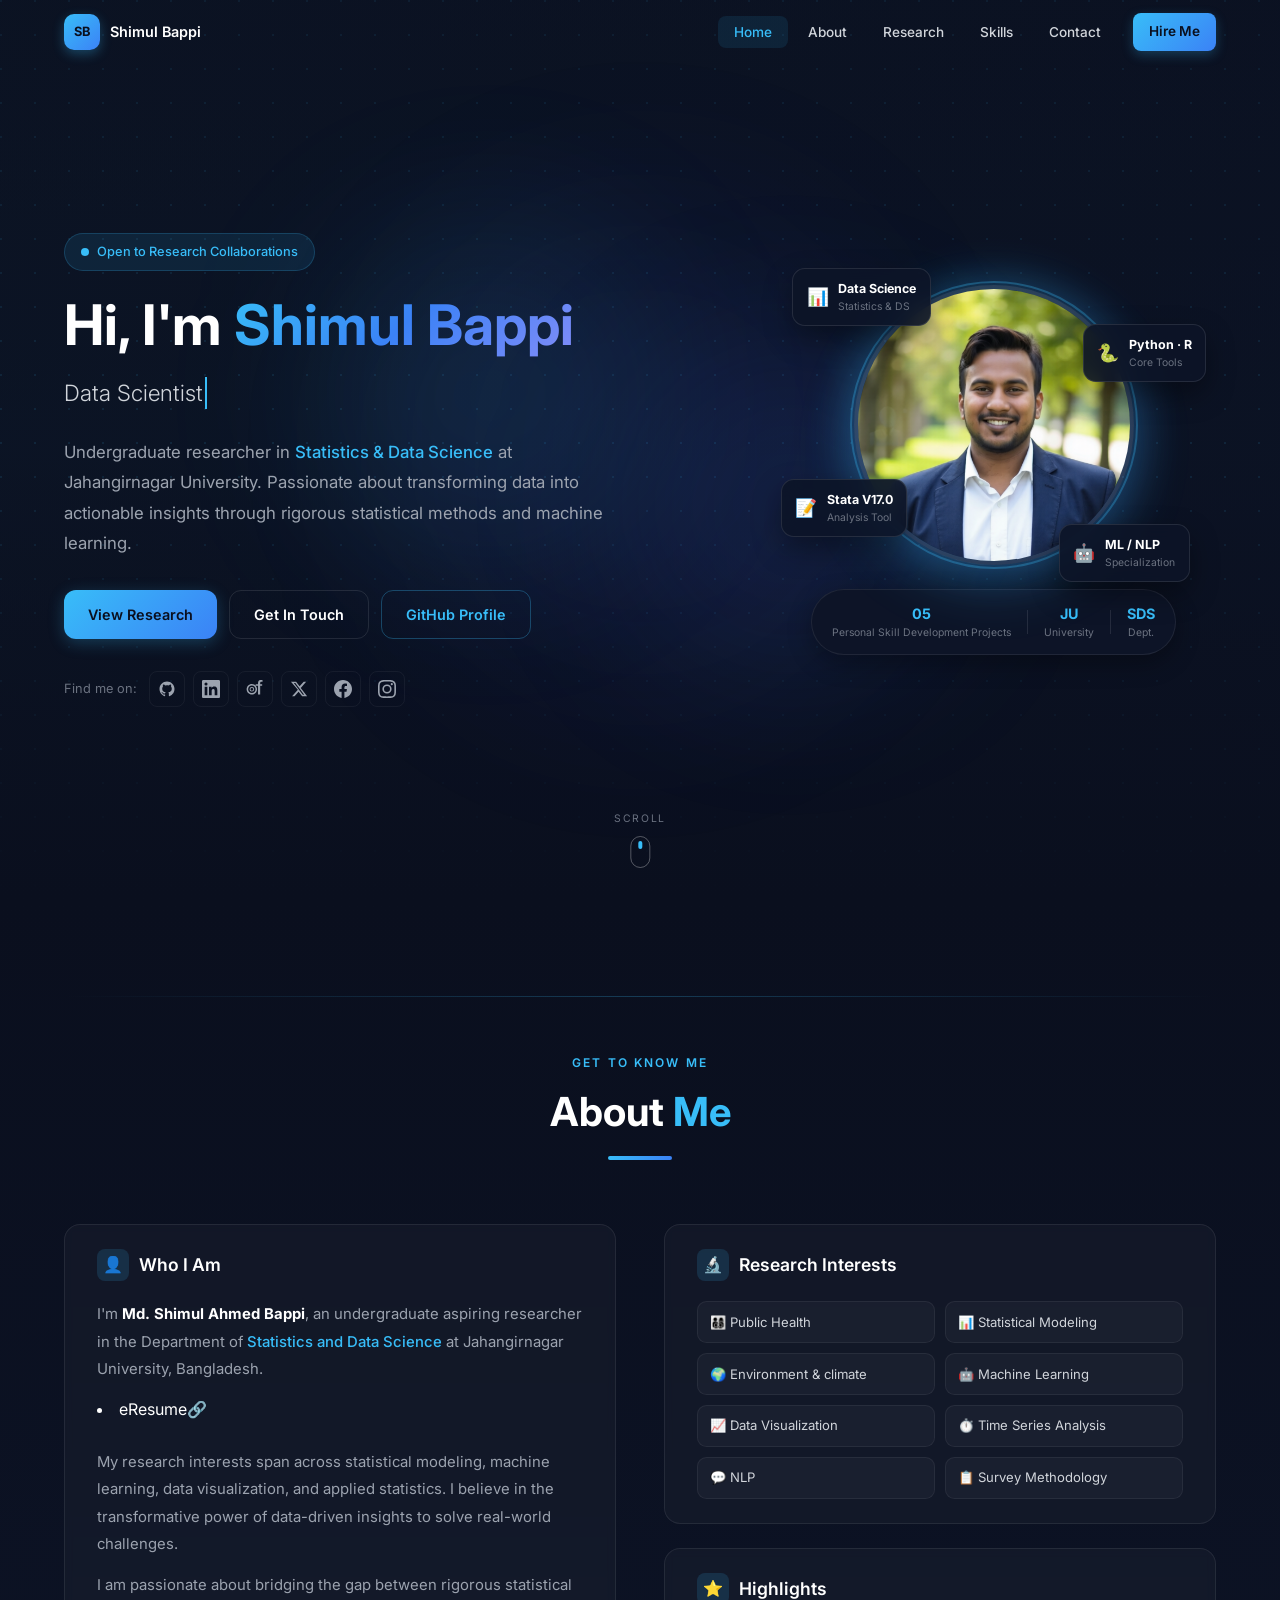
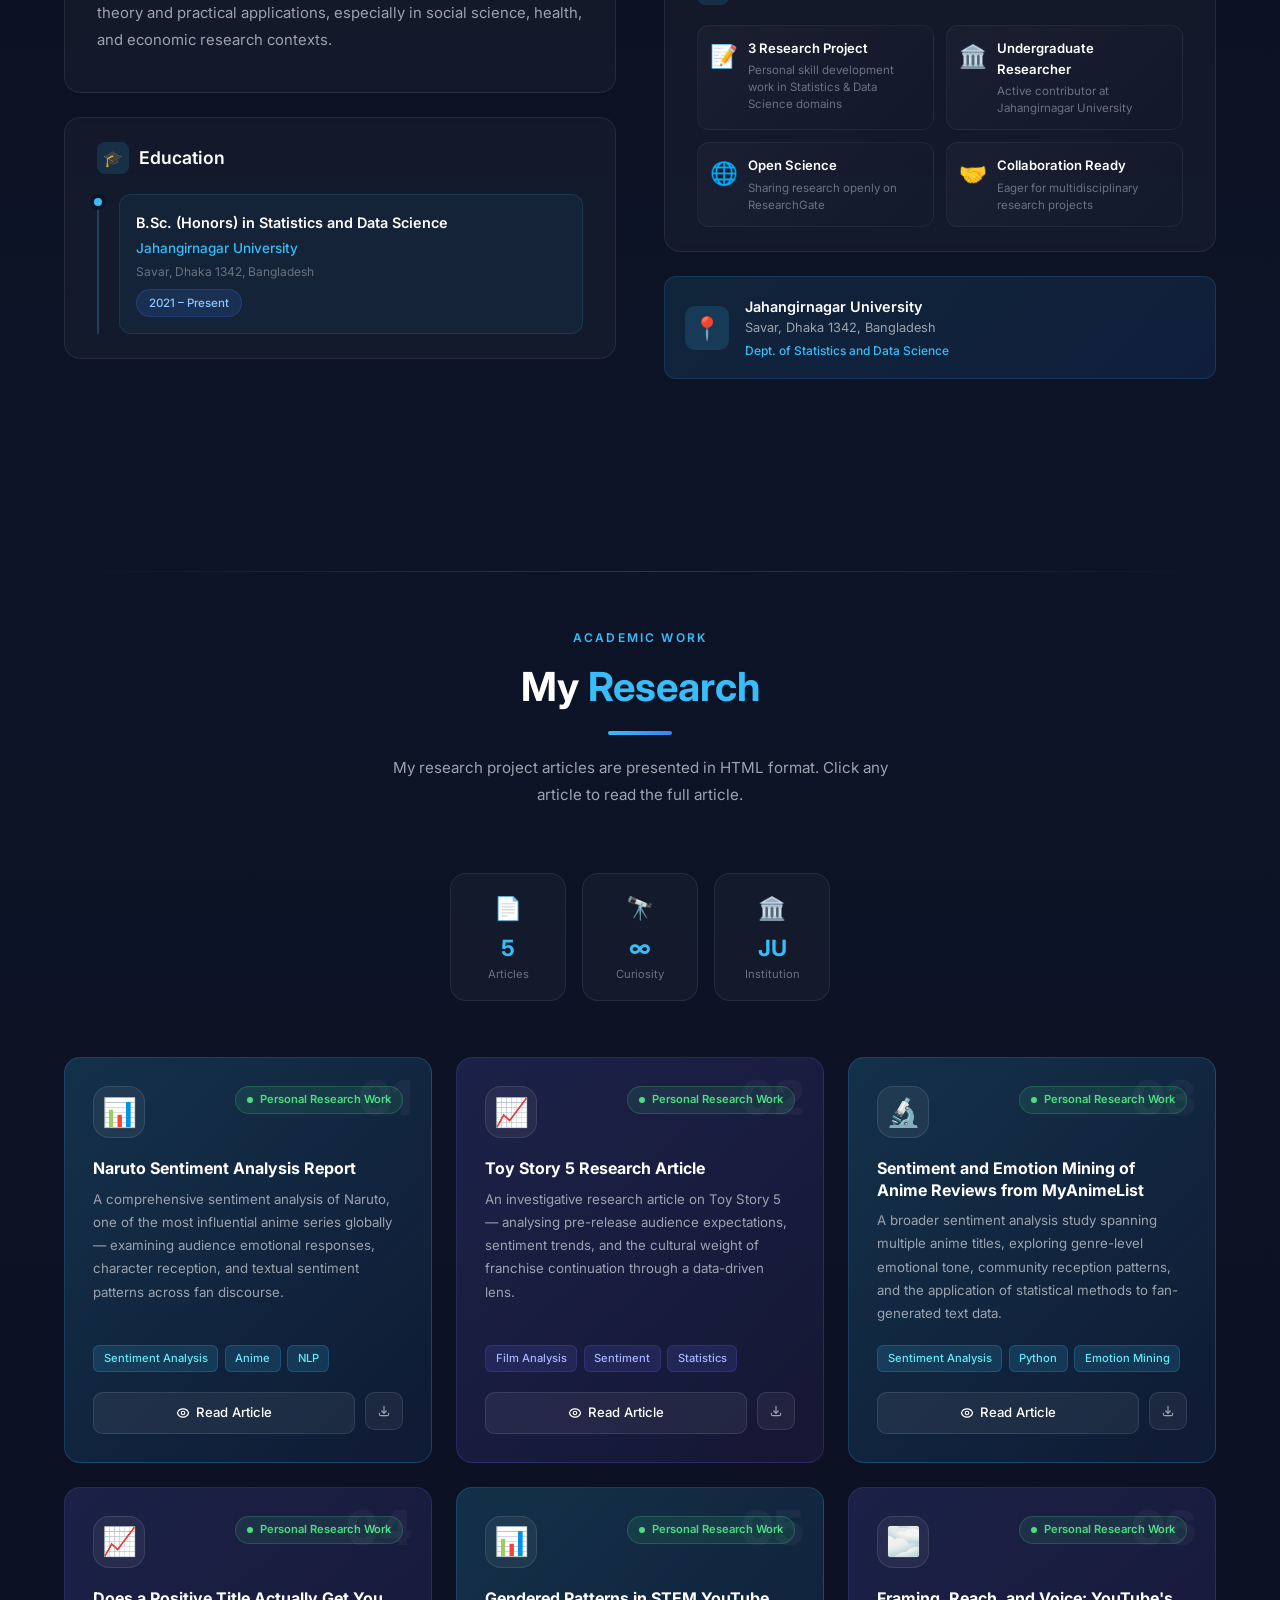
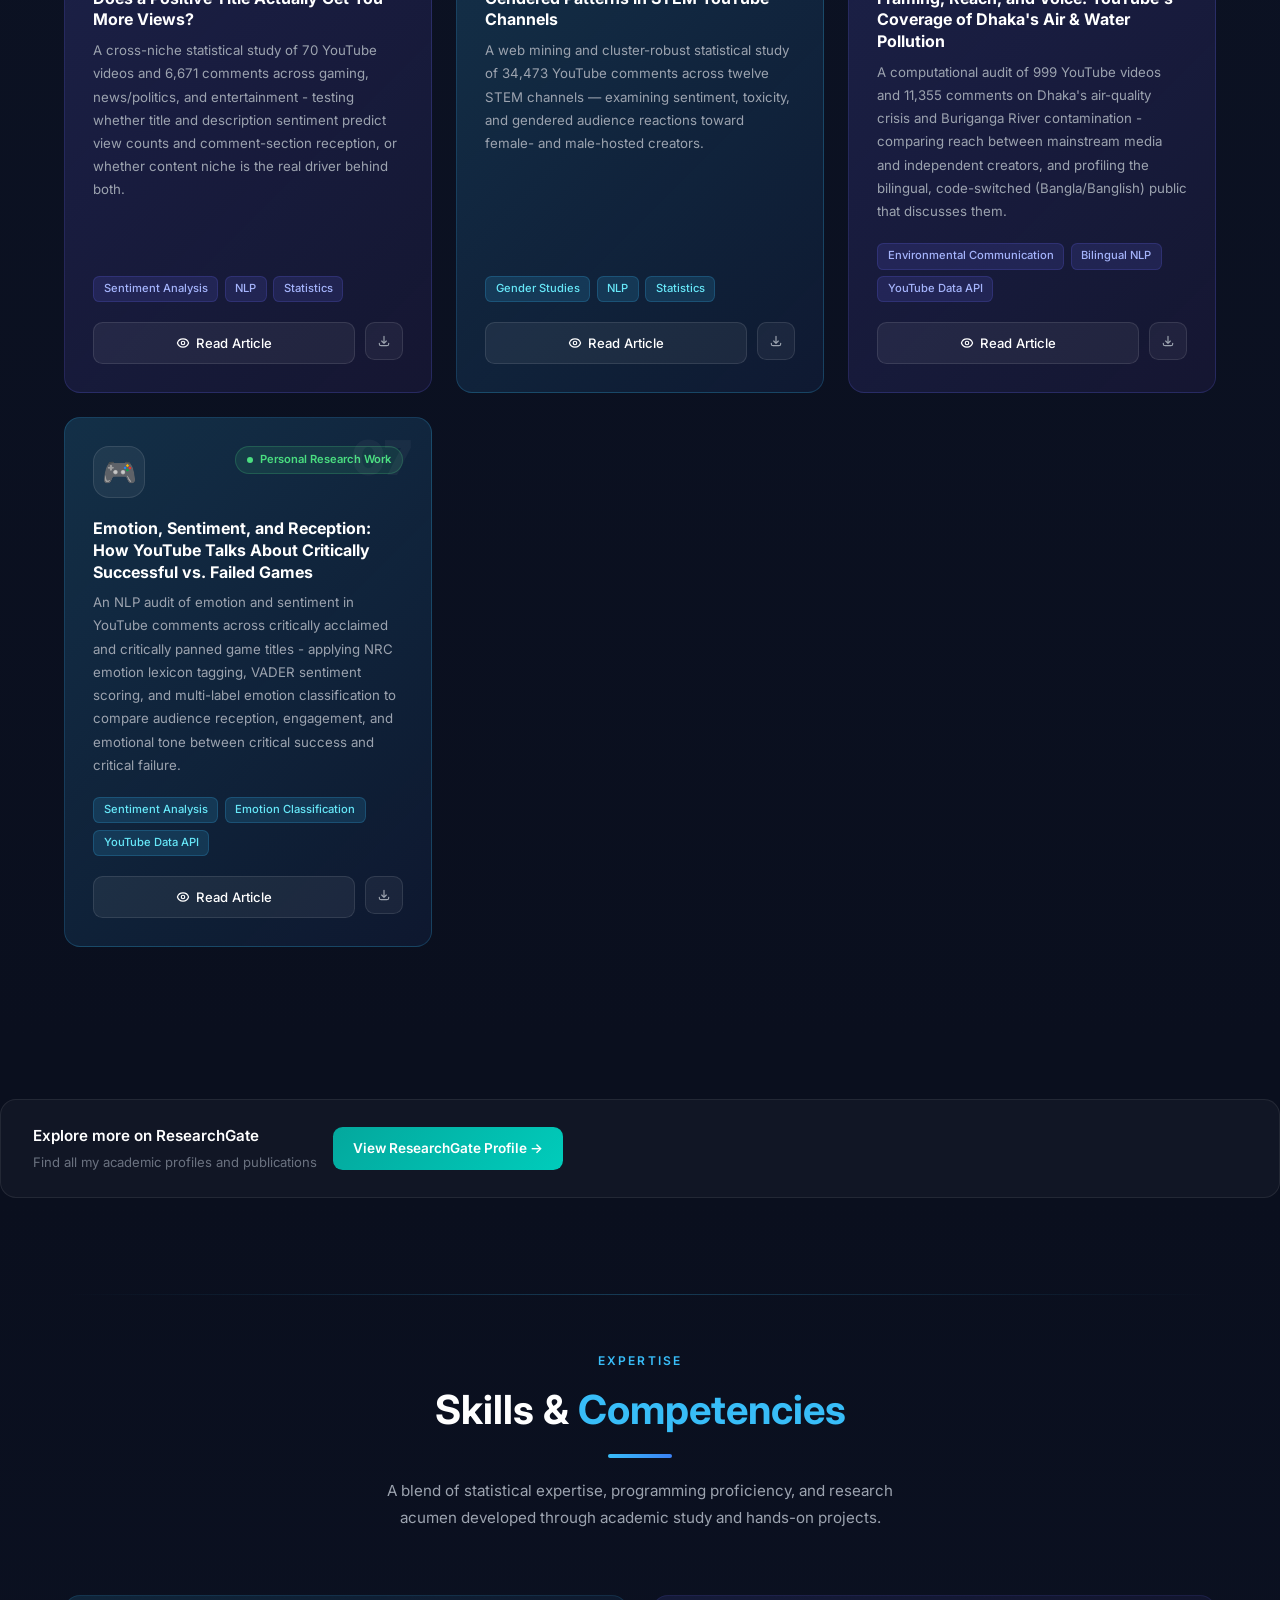
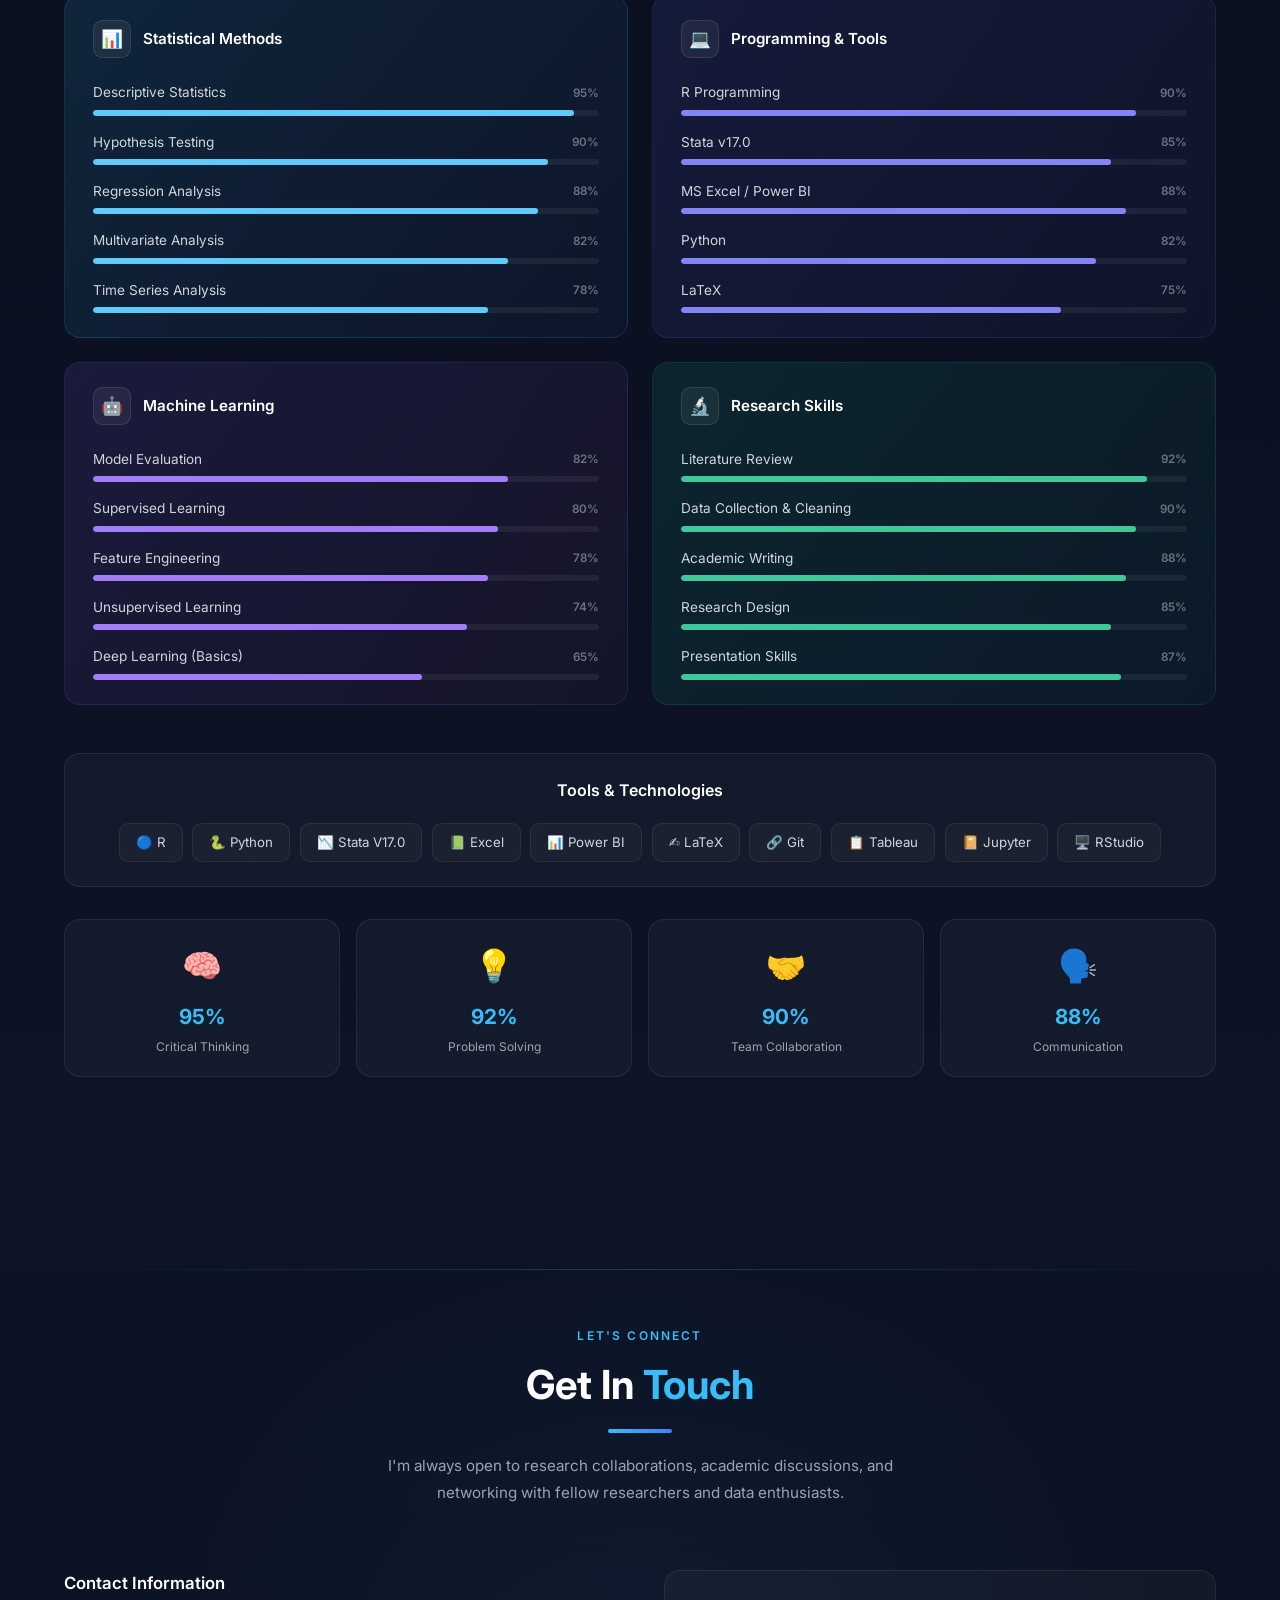
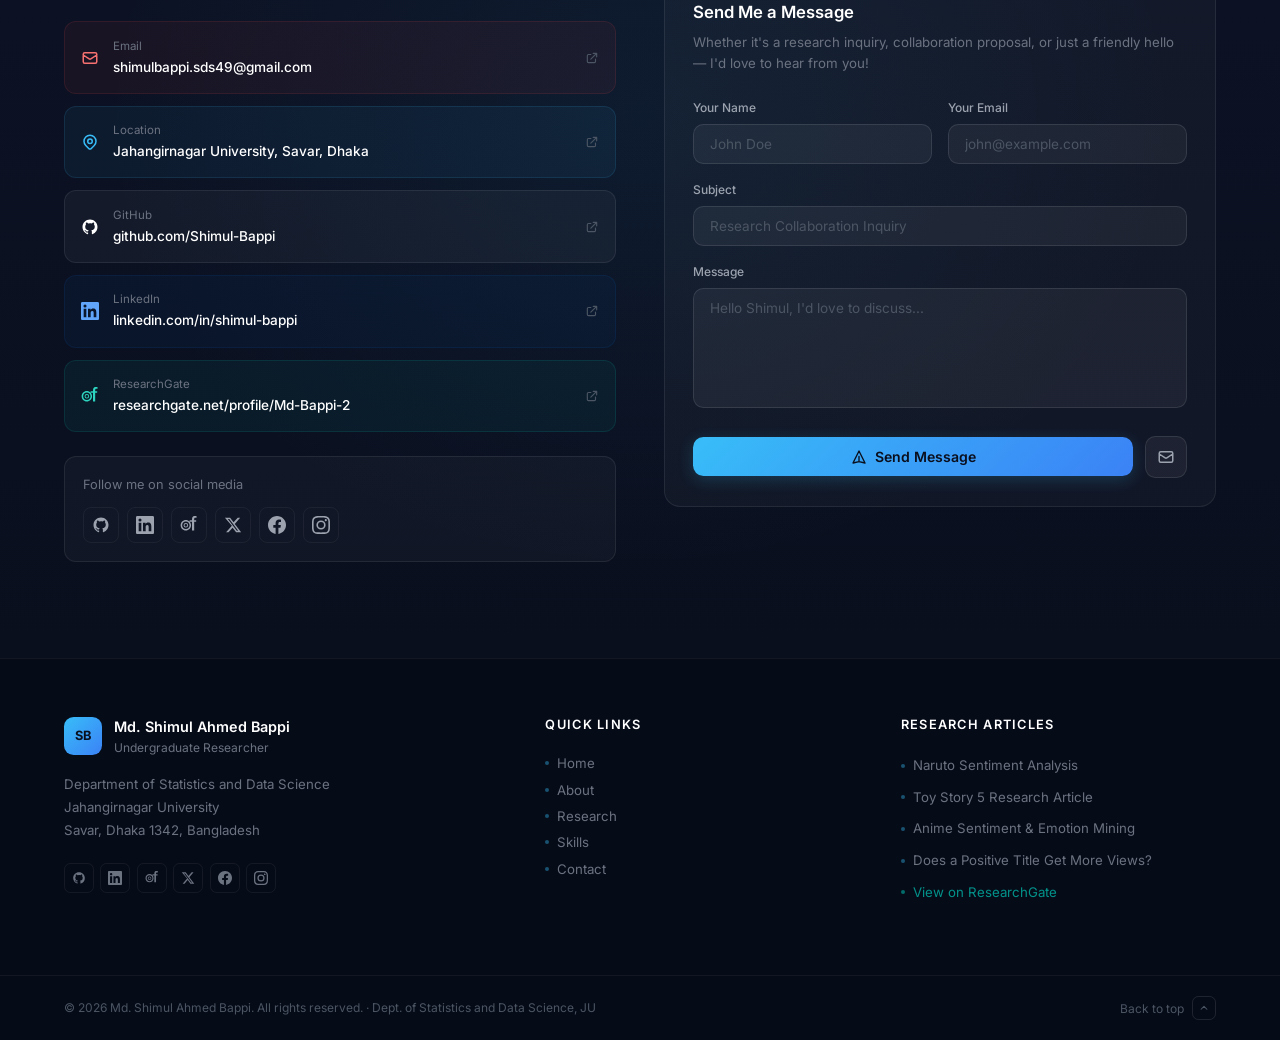
<file: index.html>
<!DOCTYPE html>
<html lang="en">
<head>
<meta charset="UTF-8"/>
<meta name="viewport" content="width=device-width,initial-scale=1.0"/>
<title>Md. Shimul Ahmed Bappi — Research Portfolio</title>
<link rel="preconnect" href="https://fonts.googleapis.com"/>
<link rel="preconnect" href="https://fonts.gstatic.com" crossorigin/>
<link href="https://fonts.googleapis.com/css2?family=Inter:wght@300;400;500;600;700&display=swap" rel="stylesheet"/>
<link rel="stylesheet" href="css/style.css"/>
</head>
<body>

<!-- NAV -->
<nav id="navbar">
  <a href="#home" class="nav-logo" onclick="scrollToSection('home');return false">
    <div class="nav-logo-icon">SB</div>
    <span class="nav-logo-text">Shimul Bappi</span>
  </a>
  <div class="nav-links" id="navLinks">
    <button onclick="scrollToSection('home')" data-section="home">Home</button>
    <button onclick="scrollToSection('about')" data-section="about">About</button>
    <button onclick="scrollToSection('research')" data-section="research">Research</button>
    <button onclick="scrollToSection('skills')" data-section="skills">Skills</button>
    <button onclick="scrollToSection('contact')" data-section="contact">Contact</button>
    <a href="mailto:shimulbappi.sds49@gmail.com" class="nav-hire">Hire Me</a>
  </div>
  <button class="hamburger" id="hamburger" onclick="toggleMenu()" aria-label="Toggle menu">
    <span></span><span></span><span></span>
  </button>
</nav>

<div class="mobile-menu" id="mobileMenu">
  <button onclick="scrollToSection('home')" data-section="home">Home</button>
  <button onclick="scrollToSection('about')" data-section="about">About</button>
  <button onclick="scrollToSection('research')" data-section="research">Research</button>
  <button onclick="scrollToSection('skills')" data-section="skills">Skills</button>
  <button onclick="scrollToSection('contact')" data-section="contact">Contact</button>
  <a href="mailto:shimulbappi.sds49@gmail.com" class="mobile-hire">Hire Me</a>
</div>

<!-- HERO -->
<section class="hero" id="home">
  <div class="hero-bg"></div>
  <div class="hero-orb"><div class="orb1"></div><div class="orb2"></div><div class="orb3"></div></div>
  <div class="hero-inner">
    <div class="hero-text">
      <div class="hero-badge">
        <span class="hero-badge-dot"></span>
        Open to Research Collaborations
      </div>
      <h1 class="hero-h1">
        Hi, I'm <span class="name">Shimul Bappi</span>
      </h1>
      <div class="hero-typewriter">
        <span id="typewriterText"></span><span class="cursor"></span>
      </div>
      <p class="hero-bio">
        Undergraduate researcher in <span style="color:var(--cyan);font-weight:500">Statistics & Data Science</span> at
        Jahangirnagar University. Passionate about transforming data into actionable insights
        through rigorous statistical methods and machine learning.
      </p>
      <div class="hero-ctas">
        <button class="btn-primary" onclick="scrollToSection('research')">View Research</button>
        <button class="btn-ghost" onclick="scrollToSection('contact')">Get In Touch</button>
        <a href="https://github.com/Shimul-Bappi" target="_blank" rel="noopener" class="btn-outline-cyan">GitHub Profile</a>
      </div>
      <div class="hero-social-row">
        <span class="hero-social-label">Find me on:</span>
        <div class="hero-social-icons">
          <a href="https://github.com/Shimul-Bappi" target="_blank" rel="noopener" class="social-icon-btn" title="GitHub">
            <svg width="18" height="18" viewBox="0 0 24 24" fill="currentColor"><path d="M12 2C6.477 2 2 6.484 2 12.017c0 4.425 2.865 8.18 6.839 9.504.5.092.682-.217.682-.483 0-.237-.008-.868-.013-1.703-2.782.605-3.369-1.343-3.369-1.343-.454-1.158-1.11-1.466-1.11-1.466-.908-.62.069-.608.069-.608 1.003.07 1.531 1.032 1.531 1.032.892 1.53 2.341 1.088 2.91.832.092-.647.35-1.088.636-1.338-2.22-.253-4.555-1.113-4.555-4.951 0-1.093.39-1.988 1.029-2.688-.103-.253-.446-1.272.098-2.65 0 0 .84-.27 2.75 1.026A9.564 9.564 0 0112 6.844c.85.004 1.705.115 2.504.337 1.909-1.296 2.747-1.027 2.747-1.027.546 1.379.202 2.398.1 2.651.64.7 1.028 1.595 1.028 2.688 0 3.848-2.339 4.695-4.566 4.943.359.309.678.92.678 1.855 0 1.338-.012 2.419-.012 2.747 0 .268.18.58.688.482A10.019 10.019 0 0022 12.017C22 6.484 17.522 2 12 2z"/></svg>
          </a>
          <a href="https://www.linkedin.com/in/shimul-bappi/" target="_blank" rel="noopener" class="social-icon-btn" title="LinkedIn">
            <svg width="18" height="18" viewBox="0 0 24 24" fill="currentColor"><path d="M20.447 20.452h-3.554v-5.569c0-1.328-.027-3.037-1.852-3.037-1.853 0-2.136 1.445-2.136 2.939v5.667H9.351V9h3.414v1.561h.046c.477-.9 1.637-1.85 3.37-1.85 3.601 0 4.267 2.37 4.267 5.455v6.286zM5.337 7.433a2.062 2.062 0 01-2.063-2.065 2.064 2.064 0 112.063 2.065zm1.782 13.019H3.555V9h3.564v11.452zM22.225 0H1.771C.792 0 0 .774 0 1.729v20.542C0 23.227.792 24 1.771 24h20.451C23.2 24 24 23.227 24 22.271V1.729C24 .774 23.2 0 22.222 0h.003z"/></svg>
          </a>
          <a href="https://www.researchgate.net/profile/Md-Bappi-2" target="_blank" rel="noopener" class="social-icon-btn" title="ResearchGate">
            <svg width="18" height="18" viewBox="0 0 24 24" fill="currentColor"><path d="M19.586 0c-.818 0-1.508.19-2.073.565-.563.377-.97.936-1.213 1.68a12.52 12.52 0 00-.31 2.813v.564h-3.12v1.89h3.12v11.97H18.9V7.512h2.652V5.621H18.9V4.19c0-.625.15-1.086.45-1.378.3-.29.768-.437 1.407-.437.317 0 .614.03.89.09l.354.08V.13l-.188-.04a5.755 5.755 0 00-1.227-.09zM7.79 5.335c-3.84 0-6.948 3.147-6.948 7.032S3.95 19.4 7.79 19.4c3.838 0 6.948-3.147 6.948-7.033 0-3.885-3.11-7.032-6.948-7.032zm0 2.043c2.741 0 4.96 2.24 4.96 5.01 0 2.769-2.219 5.01-4.96 5.01-2.742 0-4.96-2.24-4.96-5.01 0-2.77 2.218-5.01 4.96-5.01zm.035 1.96a3.05 3.05 0 00-3.05 3.05 3.05 3.05 0 003.05 3.05 3.05 3.05 0 003.05-3.05 3.05 3.05 0 00-3.05-3.05zm0 1.22a1.83 1.83 0 110 3.66 1.83 1.83 0 010-3.66z"/></svg>
          </a>
          <a href="https://x.com/Bappi_Shimul" target="_blank" rel="noopener" class="social-icon-btn" title="X / Twitter">
            <svg width="18" height="18" viewBox="0 0 24 24" fill="currentColor"><path d="M18.244 2.25h3.308l-7.227 8.26 8.502 11.24H16.17l-4.714-6.231-5.401 6.231H2.746l7.73-8.835L1.254 2.25H8.08l4.713 6.231zm-1.161 17.52h1.833L7.084 4.126H5.117z"/></svg>
          </a>
          <a href="https://www.facebook.com/Shimul.Bappi49" target="_blank" rel="noopener" class="social-icon-btn" title="Facebook">
            <svg width="18" height="18" viewBox="0 0 24 24" fill="currentColor"><path d="M24 12.073c0-6.627-5.373-12-12-12s-12 5.373-12 12c0 5.99 4.388 10.954 10.125 11.854v-8.385H7.078v-3.47h3.047V9.43c0-3.007 1.792-4.669 4.533-4.669 1.312 0 2.686.235 2.686.235v2.953H15.83c-1.491 0-1.956.925-1.956 1.874v2.25h3.328l-.532 3.47h-2.796v8.385C19.612 23.027 24 18.062 24 12.073z"/></svg>
          </a>
          <a href="https://www.instagram.com/shimul_bappi/" target="_blank" rel="noopener" class="social-icon-btn" title="Instagram">
            <svg width="18" height="18" viewBox="0 0 24 24" fill="currentColor"><path d="M12 2.163c3.204 0 3.584.012 4.85.07 3.252.148 4.771 1.691 4.919 4.919.058 1.265.069 1.645.069 4.849 0 3.205-.012 3.584-.069 4.849-.149 3.225-1.664 4.771-4.919 4.919-1.266.058-1.644.07-4.85.07-3.204 0-3.584-.012-4.849-.07-3.26-.149-4.771-1.699-4.919-4.92-.058-1.265-.07-1.644-.07-4.849 0-3.204.013-3.583.07-4.849.149-3.227 1.664-4.771 4.919-4.919 1.266-.057 1.645-.069 4.849-.069zm0-2.163c-3.259 0-3.667.014-4.947.072-4.358.2-6.78 2.618-6.98 6.98-.059 1.281-.073 1.689-.073 4.948 0 3.259.014 3.668.072 4.948.2 4.358 2.618 6.78 6.98 6.98 1.281.058 1.689.072 4.948.072 3.259 0 3.668-.014 4.948-.072 4.354-.2 6.782-2.618 6.979-6.98.059-1.28.073-1.689.073-4.948 0-3.259-.014-3.667-.072-4.947-.196-4.354-2.617-6.78-6.979-6.98-1.281-.059-1.69-.073-4.949-.073zm0 5.838a6.162 6.162 0 100 12.324 6.162 6.162 0 000-12.324zM12 16a4 4 0 110-8 4 4 0 010 8zm6.406-11.845a1.44 1.44 0 100 2.881 1.44 1.44 0 000-2.881z"/></svg>
          </a>
        </div>
      </div>
    </div>
    <!-- Profile -->
    <div class="hero-profile">
      <div class="profile-wrap">
        <div class="profile-glow"></div>
        <div class="profile-ring"></div>
        <div class="profile-img">
          <img src="images/profile.png" alt="Md. Shimul Ahmed Bappi"/>
        </div>
        <!-- Floating Cards -->
        <div class="float-card fc1">
          <span class="fc-icon">📊</span>
          <div><div class="fc-title">Data Science</div><div class="fc-sub">Statistics & DS</div></div>
        </div>
        <div class="float-card fc2">
          <span class="fc-icon">🐍</span>
          <div><div class="fc-title">Python · R</div><div class="fc-sub">Core Tools</div></div>
        </div>
        <div class="float-card fc3">
          <span class="fc-icon">📝</span>
          <div><div class="fc-title">Stata V17.0</div><div class="fc-sub">Analysis Tool</div></div>
        </div>
        <div class="float-card fc4">
          <span class="fc-icon">🤖</span>
          <div><div class="fc-title">ML / NLP</div><div class="fc-sub">Specialization</div></div>
        </div>
      </div>
      <div class="profile-stats">
        <div class="stat-item"><div class="stat-num">05</div><div class="stat-label">Personal Skill Development Projects</div></div>
        <div class="stat-div"></div>
        <div class="stat-item"><div class="stat-num">JU</div><div class="stat-label">University</div></div>
        <div class="stat-div"></div>
        <div class="stat-item"><div class="stat-num">SDS</div><div class="stat-label">Dept.</div></div>
      </div>
    </div>
  </div>
  <div class="scroll-indicator" onclick="scrollToSection('about')" style="cursor:pointer">
    <span>Scroll</span>
    <div class="scroll-mouse"><div class="scroll-dot"></div></div>
  </div>
</section>

<!-- ABOUT -->
<section id="about">
  <div class="section-inner">
    <div class="section-line-top" style="margin-bottom:3.5rem"></div>
    <div class="section-header">
      <span class="section-eyebrow">Get to Know Me</span>
      <h2 class="section-title">About <span class="accent">Me</span></h2>
      <div class="section-bar"></div>
    </div>
    <div class="about-grid">
      <!-- Left col -->
      <div style="display:flex;flex-direction:column;gap:1.5rem">
        <div class="glass-card">
          <h3 class="card-heading"><span class="card-heading-icon">👤</span> Who I Am</h3>
          <p class="about-text">I'm <strong style="color:var(--white)">Md. Shimul Ahmed Bappi</strong>, an undergraduate aspiring researcher in the Department of <span class="highlight">Statistics and Data Science</span> at Jahangirnagar University, Bangladesh.</p>

          <li><a href="eResume.html" target="_blank" rel="noopener"><span class="footer-dot"></span>
            <span class="highlight">eResume&#128279;</span></a></li>
            <br>

          <p class="about-text">My research interests span across statistical modeling, machine learning, data visualization, and applied statistics. I believe in the transformative power of data-driven insights to solve real-world challenges.</p>
          <p class="about-text">I am passionate about bridging the gap between rigorous statistical theory and practical applications, especially in social science, health, and economic research contexts.</p>
        </div>
        <div class="glass-card">
          <h3 class="card-heading"><span class="card-heading-icon">🎓</span> Education</h3>
          <div class="edu-timeline">
            <div class="edu-dot"></div>
            <div class="edu-card">
              <div class="edu-degree">B.Sc. (Honors) in Statistics and Data Science</div>
              <div class="edu-school">Jahangirnagar University</div>
              <div class="edu-location">Savar, Dhaka 1342, Bangladesh</div>
              <span class="edu-badge">2021 – Present</span>
            </div>
          </div>
        </div>
      </div>
      <!-- Right col -->
      <div style="display:flex;flex-direction:column;gap:1.5rem">
        <div class="glass-card">
          <h3 class="card-heading"><span class="card-heading-icon">🔬</span> Research Interests</h3>
          <div class="interests-grid">
            <div class="interest-item">👨‍👩‍👦‍👦 Public Health</div>
            <div class="interest-item">📊 Statistical Modeling</div>
            <div class="interest-item">🌍 Environment & climate</div>
            <div class="interest-item">🤖 Machine Learning</div>
            <div class="interest-item">📈 Data Visualization</div>
            <div class="interest-item">⏱️ Time Series Analysis</div>
            <div class="interest-item">💬 NLP</div>
            <div class="interest-item">📋 Survey Methodology</div>
          </div>
        </div>
        <div class="glass-card">
          <h3 class="card-heading"><span class="card-heading-icon">⭐</span> Highlights</h3>
          <div class="highlights-grid">
            <div class="highlight-item"><span class="highlight-icon">📝</span><div><div class="highlight-title">3 Research Project</div><div class="highlight-desc">Personal skill development work in Statistics & Data Science domains</div></div></div>
            <div class="highlight-item"><span class="highlight-icon">🏛️</span><div><div class="highlight-title">Undergraduate Researcher</div><div class="highlight-desc">Active contributor at Jahangirnagar University</div></div></div>
            <div class="highlight-item"><span class="highlight-icon">🌐</span><div><div class="highlight-title">Open Science</div><div class="highlight-desc">Sharing research openly on ResearchGate</div></div></div>
            <div class="highlight-item"><span class="highlight-icon">🤝</span><div><div class="highlight-title">Collaboration Ready</div><div class="highlight-desc">Eager for multidisciplinary research projects</div></div></div>
          </div>
        </div>
        <div class="location-card">
          <div class="location-card-icon">📍</div>
          <div>
            <div class="location-name">Jahangirnagar University</div>
            <div class="location-addr">Savar, Dhaka 1342, Bangladesh</div>
            <div class="location-dept">Dept. of Statistics and Data Science</div>
          </div>
        </div>
      </div>
    </div>
  </div>
</section>


  <!-- RESEARCH -->
<section id="research">
  <div class="section-inner">
    <div class="section-line-top" style="margin-bottom:3.5rem"></div>
    <div class="section-header">
      <span class="section-eyebrow">Academic Work</span>
      <h2 class="section-title">My <span class="accent">Research</span></h2>
      <div class="section-bar"></div>
      <p class="section-desc">My research project articles are presented in HTML format. Click any article to read the full article.</p>
    </div>
    <div class="research-stats">
      <div class="rstat"><div class="rstat-icon">📄</div><div class="rstat-num">5</div><div class="rstat-label">Articles</div></div>
      <div class="rstat"><div class="rstat-icon">🔭</div><div class="rstat-num">∞</div><div class="rstat-label">Curiosity</div></div>
      <div class="rstat"><div class="rstat-icon">🏛️</div><div class="rstat-num">JU</div><div class="rstat-label">Institution</div></div>
    </div>
    <div class="research-grid">

      <!-- Card 1 -->
      <div class="research-card rc1">
        <div class="rc-num">01</div>
        <div class="rc-top">
          <div class="rc-icon">📊</div>
          <span class="rc-status"><span class="rc-status-dot"></span>Personal Research Work</span>
        </div>
        <h3 class="rc-title">Naruto Sentiment Analysis Report</h3>
        <p class="rc-desc">A comprehensive sentiment analysis of Naruto, one of the most influential anime series globally — examining audience emotional responses, character reception, and textual sentiment patterns across fan discourse.</p>
        <div class="rc-tags">
          <span class="rc-tag tag-cyan">Sentiment Analysis</span>
          <span class="rc-tag tag-cyan">Anime</span>
          <span class="rc-tag tag-cyan">NLP</span>
        </div>
        <div class="rc-actions">
          <a href="research/10_Most_Discussed_Characters_in_the_Naruto_Franchise.html" target="_blank" rel="noopener" class="rc-btn-read">
            <svg width="14" height="14" fill="none" stroke="currentColor" stroke-width="2" viewBox="0 0 24 24"><path stroke-linecap="round" stroke-linejoin="round" d="M15 12a3 3 0 11-6 0 3 3 0 016 0z"/><path stroke-linecap="round" stroke-linejoin="round" d="M2.458 12C3.732 7.943 7.523 5 12 5c4.478 0 8.268 2.943 9.542 7-1.274 4.057-5.064 7-9.542 7-4.477 0-8.268-2.943-9.542-7z"/></svg>
            Read Article
          </a>
          <a href="research/10_Most_Discussed_Characters_in_the_Naruto_Franchise.html" download class="rc-btn-dl" title="Download">
            <svg width="14" height="14" fill="none" stroke="currentColor" stroke-width="2" viewBox="0 0 24 24"><path stroke-linecap="round" stroke-linejoin="round" d="M4 16v1a3 3 0 003 3h10a3 3 0 003-3v-1m-4-4l-4 4m0 0l-4-4m4 4V4"/></svg>
          </a>
        </div>
        <div class="rc-bottom-line"></div>
      </div>

      <!-- Card 2 -->
      <div class="research-card rc2">
        <div class="rc-num">02</div>
        <div class="rc-top">
          <div class="rc-icon">📈</div>
          <span class="rc-status"><span class="rc-status-dot"></span>Personal Research Work</span>
        </div>
        <h3 class="rc-title">Toy Story 5 Research Article</h3>
        <p class="rc-desc">An investigative research article on Toy Story 5 — analysing pre-release audience expectations, sentiment trends, and the cultural weight of franchise continuation through a data-driven lens.</p>
        <div class="rc-tags">
          <span class="rc-tag tag-indigo">Film Analysis</span>
          <span class="rc-tag tag-indigo">Sentiment</span>
          <span class="rc-tag tag-indigo">Statistics</span>
        </div>
        <div class="rc-actions">
          <a href="research/Toy_Story5_Research_Article.html" target="_blank" rel="noopener" class="rc-btn-read">
            <svg width="14" height="14" fill="none" stroke="currentColor" stroke-width="2" viewBox="0 0 24 24"><path stroke-linecap="round" stroke-linejoin="round" d="M15 12a3 3 0 11-6 0 3 3 0 016 0z"/><path stroke-linecap="round" stroke-linejoin="round" d="M2.458 12C3.732 7.943 7.523 5 12 5c4.478 0 8.268 2.943 9.542 7-1.274 4.057-5.064 7-9.542 7-4.477 0-8.268-2.943-9.542-7z"/></svg>
            Read Article
          </a>
          <a href="research/Toy_Story5_Research_Article.html" download class="rc-btn-dl" title="Download">
            <svg width="14" height="14" fill="none" stroke="currentColor" stroke-width="2" viewBox="0 0 24 24"><path stroke-linecap="round" stroke-linejoin="round" d="M4 16v1a3 3 0 003 3h10a3 3 0 003-3v-1m-4-4l-4 4m0 0l-4-4m4 4V4"/></svg>
          </a>
        </div>
        <div class="rc-bottom-line"></div>
      </div>

      <!-- Card 3 -->
      <div class="research-card rc1">
        <div class="rc-num">03</div>
        <div class="rc-top">
          <div class="rc-icon">🔬</div>
          <span class="rc-status"><span class="rc-status-dot"></span>Personal Research Work</span>
        </div>
        <h3 class="rc-title">Sentiment and Emotion Mining of Anime Reviews from MyAnimeList</h3>
        <p class="rc-desc">A broader sentiment analysis study spanning multiple anime titles, exploring genre-level emotional tone, community reception patterns, and the application of statistical methods to fan-generated text data.</p>
        <div class="rc-tags">
          <span class="rc-tag tag-cyan">Sentiment Analysis</span>
          <span class="rc-tag tag-cyan">Python</span>
          <span class="rc-tag tag-cyan">Emotion Mining</span>
        </div>
        <div class="rc-actions">
          <a href="research/Sentiment_and_Emotion_Mining_of_Anime_Reviews_from_MyAnimeList.html" target="_blank" rel="noopener" class="rc-btn-read">
            <svg width="14" height="14" fill="none" stroke="currentColor" stroke-width="2" viewBox="0 0 24 24"><path stroke-linecap="round" stroke-linejoin="round" d="M15 12a3 3 0 11-6 0 3 3 0 016 0z"/><path stroke-linecap="round" stroke-linejoin="round" d="M2.458 12C3.732 7.943 7.523 5 12 5c4.478 0 8.268 2.943 9.542 7-1.274 4.057-5.064 7-9.542 7-4.477 0-8.268-2.943-9.542-7z"/></svg>
            Read Article
          </a>
          <a href="research/Sentiment_and_Emotion_Mining_of_Anime_Reviews_from_MyAnimeList.html" download class="rc-btn-dl" title="Download">
            <svg width="14" height="14" fill="none" stroke="currentColor" stroke-width="2" viewBox="0 0 24 24"><path stroke-linecap="round" stroke-linejoin="round" d="M4 16v1a3 3 0 003 3h10a3 3 0 003-3v-1m-4-4l-4 4m0 0l-4-4m4 4V4"/></svg>
          </a>
        </div>
        <div class="rc-bottom-line"></div>
      </div>

      <!-- Card 4 -->
      <div class="research-card rc2">
        <div class="rc-num">04</div>
        <div class="rc-top">
          <div class="rc-icon">📈</div>
          <span class="rc-status"><span class="rc-status-dot"></span>Personal Research Work</span>
        </div>
        <h3 class="rc-title">Does a Positive Title Actually Get You More Views?</h3>
        <p class="rc-desc">A cross-niche statistical study of 70 YouTube videos and 6,671 comments across gaming, news/politics, and entertainment - testing whether title and description sentiment predict view counts and comment-section reception, or whether content niche is the real driver behind both.</p>
        <div class="rc-tags">
          <span class="rc-tag tag-indigo">Sentiment Analysis</span>
          <span class="rc-tag tag-indigo">NLP</span>
          <span class="rc-tag tag-indigo">Statistics</span>
        </div>
        <div class="rc-actions">
          <a href="research/Does a positive title actually get you more views.html" target="_blank" rel="noopener" class="rc-btn-read">
            <svg width="14" height="14" fill="none" stroke="currentColor" stroke-width="2" viewBox="0 0 24 24"><path stroke-linecap="round" stroke-linejoin="round" d="M15 12a3 3 0 11-6 0 3 3 0 016 0z"/><path stroke-linecap="round" stroke-linejoin="round" d="M2.458 12C3.732 7.943 7.523 5 12 5c4.478 0 8.268 2.943 9.542 7-1.274 4.057-5.064 7-9.542 7-4.477 0-8.268-2.943-9.542-7z"/></svg>
            Read Article
          </a>
          <a href="research/Does a positive title actually get you more views.html" download class="rc-btn-dl" title="Download">
            <svg width="14" height="14" fill="none" stroke="currentColor" stroke-width="2" viewBox="0 0 24 24"><path stroke-linecap="round" stroke-linejoin="round" d="M4 16v1a3 3 0 003 3h10a3 3 0 003-3v-1m-4-4l-4 4m0 0l-4-4m4 4V4"/></svg>
          </a>
        </div>
        <div class="rc-bottom-line"></div>
      </div>

      <!-- Card 5 -->
      <div class="research-card rc1">
        <div class="rc-num">05</div>
        <div class="rc-top">
          <div class="rc-icon">📊</div>
          <span class="rc-status"><span class="rc-status-dot"></span>Personal Research Work</span>
        </div>
        <h3 class="rc-title">Gendered Patterns in STEM YouTube Channels</h3>
        <p class="rc-desc">A web mining and cluster-robust statistical study of 34,473 YouTube comments across twelve STEM channels — examining sentiment, toxicity, and gendered audience reactions toward female- and male-hosted creators.</p>
        <div class="rc-tags">
          <span class="rc-tag tag-cyan">Gender Studies</span>
          <span class="rc-tag tag-cyan">NLP</span>
          <span class="rc-tag tag-cyan">Statistics</span>
        </div>
        <div class="rc-actions">
          <a href="research/Gendered_STEM_YouTube_Research_Article.html" target="_blank" rel="noopener" class="rc-btn-read">
            <svg width="14" height="14" fill="none" stroke="currentColor" stroke-width="2" viewBox="0 0 24 24"><path stroke-linecap="round" stroke-linejoin="round" d="M15 12a3 3 0 11-6 0 3 3 0 016 0z"/><path stroke-linecap="round" stroke-linejoin="round" d="M2.458 12C3.732 7.943 7.523 5 12 5c4.478 0 8.268 2.943 9.542 7-1.274 4.057-5.064 7-9.542 7-4.477 0-8.268-2.943-9.542-7z"/></svg>
            Read Article
          </a>
          <a href="research/Gendered_STEM_YouTube_Research_Article.html" download class="rc-btn-dl" title="Download">
            <svg width="14" height="14" fill="none" stroke="currentColor" stroke-width="2" viewBox="0 0 24 24"><path stroke-linecap="round" stroke-linejoin="round" d="M4 16v1a3 3 0 003 3h10a3 3 0 003-3v-1m-4-4l-4 4m0 0l-4-4m4 4V4"/></svg>
          </a>
        </div>
        <div class="rc-bottom-line"></div>
      </div>


      <!-- Card 6 -->
      <div class="research-card rc2">
        <div class="rc-num">06</div>
        <div class="rc-top">
          <div class="rc-icon">🌫️</div>
          <span class="rc-status"><span class="rc-status-dot"></span>Personal Research Work</span>
        </div>
        <h3 class="rc-title">Framing, Reach, and Voice: YouTube's Coverage of Dhaka's Air &amp; Water Pollution</h3>
        <p class="rc-desc">A computational audit of 999 YouTube videos and 11,355 comments on Dhaka's air-quality crisis and Buriganga River contamination - comparing reach between mainstream media and independent creators, and profiling the bilingual, code-switched (Bangla/Banglish) public that discusses them.</p>
        <div class="rc-tags">
          <span class="rc-tag tag-indigo">Environmental Communication</span>
          <span class="rc-tag tag-indigo">Bilingual NLP</span>
          <span class="rc-tag tag-indigo">YouTube Data API</span>
        </div>
        <div class="rc-actions">
          <a href="research/Dhaka_YouTube_Environmental_Discourse.html" target="_blank" rel="noopener" class="rc-btn-read">
            <svg width="14" height="14" fill="none" stroke="currentColor" stroke-width="2" viewBox="0 0 24 24"><path stroke-linecap="round" stroke-linejoin="round" d="M15 12a3 3 0 11-6 0 3 3 0 016 0z"/><path stroke-linecap="round" stroke-linejoin="round" d="M2.458 12C3.732 7.943 7.523 5 12 5c4.478 0 8.268 2.943 9.542 7-1.274 4.057-5.064 7-9.542 7-4.477 0-8.268-2.943-9.542-7z"/></svg>
            Read Article
          </a>
          <a href="research/Dhaka_YouTube_Environmental_Discourse.html" download class="rc-btn-dl" title="Download">
            <svg width="14" height="14" fill="none" stroke="currentColor" stroke-width="2" viewBox="0 0 24 24"><path stroke-linecap="round" stroke-linejoin="round" d="M4 16v1a3 3 0 003 3h10a3 3 0 003-3v-1m-4-4l-4 4m0 0l-4-4m4 4V4"/></svg>
          </a>
        </div>
        <div class="rc-bottom-line"></div>
      </div>


      <!-- Card 7 -->
      <div class="research-card rc1">
        <div class="rc-num">07</div>
        <div class="rc-top">
          <div class="rc-icon">🎮</div>
          <span class="rc-status"><span class="rc-status-dot"></span>Personal Research Work</span>
        </div>
        <h3 class="rc-title">Emotion, Sentiment, and Reception: How YouTube Talks About Critically Successful vs. Failed Games</h3>
        <p class="rc-desc">An NLP audit of emotion and sentiment in YouTube comments across critically acclaimed and critically panned game titles - applying NRC emotion lexicon tagging, VADER sentiment scoring, and multi-label emotion classification to compare audience reception, engagement, and emotional tone between critical success and critical failure.</p>
        <div class="rc-tags">
          <span class="rc-tag tag-cyan">Sentiment Analysis</span>
          <span class="rc-tag tag-cyan">Emotion Classification</span>
          <span class="rc-tag tag-cyan">YouTube Data API</span>
        </div>
        <div class="rc-actions">
          <a href="research/Emotion & Reception on YouTube Gaming Media.html" target="_blank" rel="noopener" class="rc-btn-read">
            <svg width="14" height="14" fill="none" stroke="currentColor" stroke-width="2" viewBox="0 0 24 24"><path stroke-linecap="round" stroke-linejoin="round" d="M15 12a3 3 0 11-6 0 3 3 0 016 0z"/><path stroke-linecap="round" stroke-linejoin="round" d="M2.458 12C3.732 7.943 7.523 5 12 5c4.478 0 8.268 2.943 9.542 7-1.274 4.057-5.064 7-9.542 7-4.477 0-8.268-2.943-9.542-7z"/></svg>
            Read Article
          </a>
          <a href="research/Emotion & Reception on YouTube Gaming Media.html" download class="rc-btn-dl" title="Download">
            <svg width="14" height="14" fill="none" stroke="currentColor" stroke-width="2" viewBox="0 0 24 24"><path stroke-linecap="round" stroke-linejoin="round" d="M4 16v1a3 3 0 003 3h10a3 3 0 003-3v-1m-4-4l-4 4m0 0l-4-4m4 4V4"/></svg>
          </a>
        </div>
        <div class="rc-bottom-line"></div>
      </div>

      
      <!--
        ── HOW TO ADD CARD #8 AND BEYOND ──
        Only two card formats exist now: "research-card rc1" and
        "research-card rc2". Just alternate them in order:
          Card 1 → rc1   Card 2 → rc2   Card 3 → rc1
          Card 4 → rc2   Card 5 → rc1   Card 6 → rc2  ...(odd = rc1, even = rc2)
        Tag color must match the card: rc1 cards use tag-cyan,
        rc2 cards use tag-indigo. Copy any existing card block, bump
        rc-num, swap title/desc/tags/links, and you're done — no CSS
        edits needed (the CSS below also auto-detects the pattern as
        a fallback if you ever forget the class).
      -->

    </div>
  </div>
</section>
  

    <!-- ResearchGate Profile -->
        <div class="rg-cta">
      <div class="rg-cta-text">
        <h4>Explore more on ResearchGate</h4>
        <p>Find all my academic profiles and publications</p>
      </div>
      <a href="https://www.researchgate.net/profile/Md-Bappi-2" target="_blank" rel="noopener" class="rg-cta-btn">View ResearchGate Profile →</a>
    </div>
  </div>
</section>
  
  
<!-- SKILLS -->
<section id="skills">
  <div class="section-inner">
    <div class="section-line-top" style="margin-bottom:3.5rem"></div>
    <div class="section-header">
      <span class="section-eyebrow">Expertise</span>
      <h2 class="section-title">Skills & <span class="accent">Competencies</span></h2>
      <div class="section-bar"></div>
      <p class="section-desc">A blend of statistical expertise, programming proficiency, and research acumen developed through academic study and hands-on projects.</p>
    </div>
    <div class="skills-grid">
      <div class="skill-cat-card scc1">
        <div class="skill-cat-header"><div class="skill-cat-icon">📊</div><span class="skill-cat-name">Statistical Methods</span></div>
        <div class="skill-item"><div class="skill-meta"><span class="skill-name">Descriptive Statistics</span><span class="skill-pct">95%</span></div><div class="skill-track"><div class="skill-fill fill-cyan" style="width:95%"></div></div></div>
        <div class="skill-item"><div class="skill-meta"><span class="skill-name">Hypothesis Testing</span><span class="skill-pct">90%</span></div><div class="skill-track"><div class="skill-fill fill-cyan" style="width:90%"></div></div></div>
        <div class="skill-item"><div class="skill-meta"><span class="skill-name">Regression Analysis</span><span class="skill-pct">88%</span></div><div class="skill-track"><div class="skill-fill fill-cyan" style="width:88%"></div></div></div>
        <div class="skill-item"><div class="skill-meta"><span class="skill-name">Multivariate Analysis</span><span class="skill-pct">82%</span></div><div class="skill-track"><div class="skill-fill fill-cyan" style="width:82%"></div></div></div>
        <div class="skill-item"><div class="skill-meta"><span class="skill-name">Time Series Analysis</span><span class="skill-pct">78%</span></div><div class="skill-track"><div class="skill-fill fill-cyan" style="width:78%"></div></div></div>
      </div>
      <div class="skill-cat-card scc2">
        <div class="skill-cat-header"><div class="skill-cat-icon">💻</div><span class="skill-cat-name">Programming & Tools</span></div>
        <div class="skill-item"><div class="skill-meta"><span class="skill-name">R Programming</span><span class="skill-pct">90%</span></div><div class="skill-track"><div class="skill-fill fill-indigo" style="width:90%"></div></div></div>
        <div class="skill-item"><div class="skill-meta"><span class="skill-name">Stata v17.0</span><span class="skill-pct">85%</span></div><div class="skill-track"><div class="skill-fill fill-indigo" style="width:85%"></div></div></div>
        <div class="skill-item"><div class="skill-meta"><span class="skill-name">MS Excel / Power BI</span><span class="skill-pct">88%</span></div><div class="skill-track"><div class="skill-fill fill-indigo" style="width:88%"></div></div></div>
        <div class="skill-item"><div class="skill-meta"><span class="skill-name">Python</span><span class="skill-pct">82%</span></div><div class="skill-track"><div class="skill-fill fill-indigo" style="width:82%"></div></div></div>
        <div class="skill-item"><div class="skill-meta"><span class="skill-name">LaTeX</span><span class="skill-pct">75%</span></div><div class="skill-track"><div class="skill-fill fill-indigo" style="width:75%"></div></div></div>
      </div>
      <div class="skill-cat-card scc3">
        <div class="skill-cat-header"><div class="skill-cat-icon">🤖</div><span class="skill-cat-name">Machine Learning</span></div>
        <div class="skill-item"><div class="skill-meta"><span class="skill-name">Model Evaluation</span><span class="skill-pct">82%</span></div><div class="skill-track"><div class="skill-fill fill-violet" style="width:82%"></div></div></div>
        <div class="skill-item"><div class="skill-meta"><span class="skill-name">Supervised Learning</span><span class="skill-pct">80%</span></div><div class="skill-track"><div class="skill-fill fill-violet" style="width:80%"></div></div></div>
        <div class="skill-item"><div class="skill-meta"><span class="skill-name">Feature Engineering</span><span class="skill-pct">78%</span></div><div class="skill-track"><div class="skill-fill fill-violet" style="width:78%"></div></div></div>
        <div class="skill-item"><div class="skill-meta"><span class="skill-name">Unsupervised Learning</span><span class="skill-pct">74%</span></div><div class="skill-track"><div class="skill-fill fill-violet" style="width:74%"></div></div></div>
        <div class="skill-item"><div class="skill-meta"><span class="skill-name">Deep Learning (Basics)</span><span class="skill-pct">65%</span></div><div class="skill-track"><div class="skill-fill fill-violet" style="width:65%"></div></div></div>
      </div>
      <div class="skill-cat-card scc4">
        <div class="skill-cat-header"><div class="skill-cat-icon">🔬</div><span class="skill-cat-name">Research Skills</span></div>
        <div class="skill-item"><div class="skill-meta"><span class="skill-name">Literature Review</span><span class="skill-pct">92%</span></div><div class="skill-track"><div class="skill-fill fill-emerald" style="width:92%"></div></div></div>
        <div class="skill-item"><div class="skill-meta"><span class="skill-name">Data Collection & Cleaning</span><span class="skill-pct">90%</span></div><div class="skill-track"><div class="skill-fill fill-emerald" style="width:90%"></div></div></div>
        <div class="skill-item"><div class="skill-meta"><span class="skill-name">Academic Writing</span><span class="skill-pct">88%</span></div><div class="skill-track"><div class="skill-fill fill-emerald" style="width:88%"></div></div></div>
        <div class="skill-item"><div class="skill-meta"><span class="skill-name">Research Design</span><span class="skill-pct">85%</span></div><div class="skill-track"><div class="skill-fill fill-emerald" style="width:85%"></div></div></div>
        <div class="skill-item"><div class="skill-meta"><span class="skill-name">Presentation Skills</span><span class="skill-pct">87%</span></div><div class="skill-track"><div class="skill-fill fill-emerald" style="width:87%"></div></div></div>
      </div>
    </div>
    <div class="tools-section">
      <div class="tools-title">Tools & Technologies</div>
      <div class="tools-wrap">
        <div class="tool-chip">🔵 R</div>
        <div class="tool-chip">🐍 Python</div>
        <div class="tool-chip">📉 Stata V17.0</div>
        <div class="tool-chip">📗 Excel</div>
        <div class="tool-chip">📊 Power BI</div>
        <div class="tool-chip">✍️ LaTeX</div>
        <div class="tool-chip">🔗 Git</div>
        <div class="tool-chip">📋 Tableau</div>
        <div class="tool-chip">📔 Jupyter</div>
        <div class="tool-chip">🖥️ RStudio</div>
      </div>
    </div>
    <div class="soft-skills">
      <div class="soft-item"><div class="soft-emoji">🧠</div><div class="soft-pct">95%</div><div class="soft-label">Critical Thinking</div></div>
      <div class="soft-item"><div class="soft-emoji">💡</div><div class="soft-pct">92%</div><div class="soft-label">Problem Solving</div></div>
      <div class="soft-item"><div class="soft-emoji">🤝</div><div class="soft-pct">90%</div><div class="soft-label">Team Collaboration</div></div>
      <div class="soft-item"><div class="soft-emoji">🗣️</div><div class="soft-pct">88%</div><div class="soft-label">Communication</div></div>
    </div>
  </div>
</section>

<!-- CONTACT -->
<section id="contact">
  <div class="section-inner" style="position:relative;z-index:1">
    <div class="section-line-top" style="margin-bottom:3.5rem"></div>
    <div class="section-header">
      <span class="section-eyebrow">Let's Connect</span>
      <h2 class="section-title">Get In <span class="accent">Touch</span></h2>
      <div class="section-bar"></div>
      <p class="section-desc">I'm always open to research collaborations, academic discussions, and networking with fellow researchers and data enthusiasts.</p>
    </div>
    <div class="contact-grid">
      <!-- Contact info -->
      <div>
        <h3 class="contact-info-title">Contact Information</h3>
        <div class="contact-items">
          <a href="mailto:shimulbappi.sds49@gmail.com" class="contact-item ci-email">
            <div class="ci-icon-wrap" style="color:#f87171">
              <svg width="18" height="18" fill="none" stroke="currentColor" stroke-width="2" viewBox="0 0 24 24"><path stroke-linecap="round" stroke-linejoin="round" d="M3 8l7.89 5.26a2 2 0 002.22 0L21 8M5 19h14a2 2 0 002-2V7a2 2 0 00-2-2H5a2 2 0 00-2 2v10a2 2 0 002 2z"/></svg>
            </div>
            <div><div class="ci-label">Email</div><div class="ci-value">shimulbappi.sds49@gmail.com</div></div>
            <svg class="ci-arrow" width="14" height="14" fill="none" stroke="currentColor" stroke-width="2" viewBox="0 0 24 24"><path stroke-linecap="round" stroke-linejoin="round" d="M10 6H6a2 2 0 00-2 2v10a2 2 0 002 2h10a2 2 0 002-2v-4M14 4h6m0 0v6m0-6L10 14"/></svg>
          </a>
          <a href="https://maps.google.com/?q=Jahangirnagar+University" target="_blank" rel="noopener" class="contact-item ci-loc">
            <div class="ci-icon-wrap" style="color:var(--cyan)">
              <svg width="18" height="18" fill="none" stroke="currentColor" stroke-width="2" viewBox="0 0 24 24"><path stroke-linecap="round" stroke-linejoin="round" d="M17.657 16.657L13.414 20.9a1.998 1.998 0 01-2.827 0l-4.244-4.243a8 8 0 1111.314 0z"/><path stroke-linecap="round" stroke-linejoin="round" d="M15 11a3 3 0 11-6 0 3 3 0 016 0z"/></svg>
            </div>
            <div><div class="ci-label">Location</div><div class="ci-value">Jahangirnagar University, Savar, Dhaka</div></div>
            <svg class="ci-arrow" width="14" height="14" fill="none" stroke="currentColor" stroke-width="2" viewBox="0 0 24 24"><path stroke-linecap="round" stroke-linejoin="round" d="M10 6H6a2 2 0 00-2 2v10a2 2 0 002 2h10a2 2 0 002-2v-4M14 4h6m0 0v6m0-6L10 14"/></svg>
          </a>
          <a href="https://github.com/Shimul-Bappi" target="_blank" rel="noopener" class="contact-item ci-gh">
            <div class="ci-icon-wrap" style="color:var(--white)">
              <svg width="18" height="18" viewBox="0 0 24 24" fill="currentColor"><path d="M12 2C6.477 2 2 6.484 2 12.017c0 4.425 2.865 8.18 6.839 9.504.5.092.682-.217.682-.483 0-.237-.008-.868-.013-1.703-2.782.605-3.369-1.343-3.369-1.343-.454-1.158-1.11-1.466-1.11-1.466-.908-.62.069-.608.069-.608 1.003.07 1.531 1.032 1.531 1.032.892 1.53 2.341 1.088 2.91.832.092-.647.35-1.088.636-1.338-2.22-.253-4.555-1.113-4.555-4.951 0-1.093.39-1.988 1.029-2.688-.103-.253-.446-1.272.098-2.65 0 0 .84-.27 2.75 1.026A9.564 9.564 0 0112 6.844c.85.004 1.705.115 2.504.337 1.909-1.296 2.747-1.027 2.747-1.027.546 1.379.202 2.398.1 2.651.64.7 1.028 1.595 1.028 2.688 0 3.848-2.339 4.695-4.566 4.943.359.309.678.92.678 1.855 0 1.338-.012 2.419-.012 2.747 0 .268.18.58.688.482A10.019 10.019 0 0022 12.017C22 6.484 17.522 2 12 2z"/></svg>
            </div>
            <div><div class="ci-label">GitHub</div><div class="ci-value">github.com/Shimul-Bappi</div></div>
            <svg class="ci-arrow" width="14" height="14" fill="none" stroke="currentColor" stroke-width="2" viewBox="0 0 24 24"><path stroke-linecap="round" stroke-linejoin="round" d="M10 6H6a2 2 0 00-2 2v10a2 2 0 002 2h10a2 2 0 002-2v-4M14 4h6m0 0v6m0-6L10 14"/></svg>
          </a>
          <a href="https://www.linkedin.com/in/shimul-bappi/" target="_blank" rel="noopener" class="contact-item ci-li">
            <div class="ci-icon-wrap" style="color:#60a5fa">
              <svg width="18" height="18" viewBox="0 0 24 24" fill="currentColor"><path d="M20.447 20.452h-3.554v-5.569c0-1.328-.027-3.037-1.852-3.037-1.853 0-2.136 1.445-2.136 2.939v5.667H9.351V9h3.414v1.561h.046c.477-.9 1.637-1.85 3.37-1.85 3.601 0 4.267 2.37 4.267 5.455v6.286zM5.337 7.433a2.062 2.062 0 01-2.063-2.065 2.064 2.064 0 112.063 2.065zm1.782 13.019H3.555V9h3.564v11.452zM22.225 0H1.771C.792 0 0 .774 0 1.729v20.542C0 23.227.792 24 1.771 24h20.451C23.2 24 24 23.227 24 22.271V1.729C24 .774 23.2 0 22.222 0h.003z"/></svg>
            </div>
            <div><div class="ci-label">LinkedIn</div><div class="ci-value">linkedin.com/in/shimul-bappi</div></div>
            <svg class="ci-arrow" width="14" height="14" fill="none" stroke="currentColor" stroke-width="2" viewBox="0 0 24 24"><path stroke-linecap="round" stroke-linejoin="round" d="M10 6H6a2 2 0 00-2 2v10a2 2 0 002 2h10a2 2 0 002-2v-4M14 4h6m0 0v6m0-6L10 14"/></svg>
          </a>
          <a href="https://www.researchgate.net/profile/Md-Bappi-2" target="_blank" rel="noopener" class="contact-item ci-rg">
            <div class="ci-icon-wrap" style="color:#2dd4bf">
              <svg width="18" height="18" viewBox="0 0 24 24" fill="currentColor"><path d="M19.586 0c-.818 0-1.508.19-2.073.565-.563.377-.97.936-1.213 1.68a12.52 12.52 0 00-.31 2.813v.564h-3.12v1.89h3.12v11.97H18.9V7.512h2.652V5.621H18.9V4.19c0-.625.15-1.086.45-1.378.3-.29.768-.437 1.407-.437.317 0 .614.03.89.09l.354.08V.13l-.188-.04a5.755 5.755 0 00-1.227-.09zM7.79 5.335c-3.84 0-6.948 3.147-6.948 7.032S3.95 19.4 7.79 19.4c3.838 0 6.948-3.147 6.948-7.033 0-3.885-3.11-7.032-6.948-7.032zm0 2.043c2.741 0 4.96 2.24 4.96 5.01 0 2.769-2.219 5.01-4.96 5.01-2.742 0-4.96-2.24-4.96-5.01 0-2.77 2.218-5.01 4.96-5.01zm.035 1.96a3.05 3.05 0 00-3.05 3.05 3.05 3.05 0 003.05 3.05 3.05 3.05 0 003.05-3.05 3.05 3.05 0 00-3.05-3.05zm0 1.22a1.83 1.83 0 110 3.66 1.83 1.83 0 010-3.66z"/></svg>
            </div>
            <div><div class="ci-label">ResearchGate</div><div class="ci-value">researchgate.net/profile/Md-Bappi-2</div></div>
            <svg class="ci-arrow" width="14" height="14" fill="none" stroke="currentColor" stroke-width="2" viewBox="0 0 24 24"><path stroke-linecap="round" stroke-linejoin="round" d="M10 6H6a2 2 0 00-2 2v10a2 2 0 002 2h10a2 2 0 002-2v-4M14 4h6m0 0v6m0-6L10 14"/></svg>
          </a>
        </div>
        <div class="contact-social-box">
          <div class="contact-social-label">Follow me on social media</div>
          <div class="contact-social-icons">
            <a href="https://github.com/Shimul-Bappi" target="_blank" rel="noopener" class="social-icon-btn" title="GitHub"><svg width="18" height="18" viewBox="0 0 24 24" fill="currentColor"><path d="M12 2C6.477 2 2 6.484 2 12.017c0 4.425 2.865 8.18 6.839 9.504.5.092.682-.217.682-.483 0-.237-.008-.868-.013-1.703-2.782.605-3.369-1.343-3.369-1.343-.454-1.158-1.11-1.466-1.11-1.466-.908-.62.069-.608.069-.608 1.003.07 1.531 1.032 1.531 1.032.892 1.53 2.341 1.088 2.91.832.092-.647.35-1.088.636-1.338-2.22-.253-4.555-1.113-4.555-4.951 0-1.093.39-1.988 1.029-2.688-.103-.253-.446-1.272.098-2.65 0 0 .84-.27 2.75 1.026A9.564 9.564 0 0112 6.844c.85.004 1.705.115 2.504.337 1.909-1.296 2.747-1.027 2.747-1.027.546 1.379.202 2.398.1 2.651.64.7 1.028 1.595 1.028 2.688 0 3.848-2.339 4.695-4.566 4.943.359.309.678.92.678 1.855 0 1.338-.012 2.419-.012 2.747 0 .268.18.58.688.482A10.019 10.019 0 0022 12.017C22 6.484 17.522 2 12 2z"/></svg></a>
            <a href="https://www.linkedin.com/in/shimul-bappi/" target="_blank" rel="noopener" class="social-icon-btn" title="LinkedIn"><svg width="18" height="18" viewBox="0 0 24 24" fill="currentColor"><path d="M20.447 20.452h-3.554v-5.569c0-1.328-.027-3.037-1.852-3.037-1.853 0-2.136 1.445-2.136 2.939v5.667H9.351V9h3.414v1.561h.046c.477-.9 1.637-1.85 3.37-1.85 3.601 0 4.267 2.37 4.267 5.455v6.286zM5.337 7.433a2.062 2.062 0 01-2.063-2.065 2.064 2.064 0 112.063 2.065zm1.782 13.019H3.555V9h3.564v11.452zM22.225 0H1.771C.792 0 0 .774 0 1.729v20.542C0 23.227.792 24 1.771 24h20.451C23.2 24 24 23.227 24 22.271V1.729C24 .774 23.2 0 22.222 0h.003z"/></svg></a>
            <a href="https://www.researchgate.net/profile/Md-Bappi-2" target="_blank" rel="noopener" class="social-icon-btn" title="ResearchGate"><svg width="18" height="18" viewBox="0 0 24 24" fill="currentColor"><path d="M19.586 0c-.818 0-1.508.19-2.073.565-.563.377-.97.936-1.213 1.68a12.52 12.52 0 00-.31 2.813v.564h-3.12v1.89h3.12v11.97H18.9V7.512h2.652V5.621H18.9V4.19c0-.625.15-1.086.45-1.378.3-.29.768-.437 1.407-.437.317 0 .614.03.89.09l.354.08V.13l-.188-.04a5.755 5.755 0 00-1.227-.09zM7.79 5.335c-3.84 0-6.948 3.147-6.948 7.032S3.95 19.4 7.79 19.4c3.838 0 6.948-3.147 6.948-7.033 0-3.885-3.11-7.032-6.948-7.032zm0 2.043c2.741 0 4.96 2.24 4.96 5.01 0 2.769-2.219 5.01-4.96 5.01-2.742 0-4.96-2.24-4.96-5.01 0-2.77 2.218-5.01 4.96-5.01zm.035 1.96a3.05 3.05 0 00-3.05 3.05 3.05 3.05 0 003.05 3.05 3.05 3.05 0 003.05-3.05 3.05 3.05 0 00-3.05-3.05zm0 1.22a1.83 1.83 0 110 3.66 1.83 1.83 0 010-3.66z"/></svg></a>
            <a href="https://x.com/Bappi_Shimul" target="_blank" rel="noopener" class="social-icon-btn" title="X"><svg width="18" height="18" viewBox="0 0 24 24" fill="currentColor"><path d="M18.244 2.25h3.308l-7.227 8.26 8.502 11.24H16.17l-4.714-6.231-5.401 6.231H2.746l7.73-8.835L1.254 2.25H8.08l4.713 6.231zm-1.161 17.52h1.833L7.084 4.126H5.117z"/></svg></a>
            <a href="https://www.facebook.com/Shimul.Bappi49" target="_blank" rel="noopener" class="social-icon-btn" title="Facebook"><svg width="18" height="18" viewBox="0 0 24 24" fill="currentColor"><path d="M24 12.073c0-6.627-5.373-12-12-12s-12 5.373-12 12c0 5.99 4.388 10.954 10.125 11.854v-8.385H7.078v-3.47h3.047V9.43c0-3.007 1.792-4.669 4.533-4.669 1.312 0 2.686.235 2.686.235v2.953H15.83c-1.491 0-1.956.925-1.956 1.874v2.25h3.328l-.532 3.47h-2.796v8.385C19.612 23.027 24 18.062 24 12.073z"/></svg></a>
            <a href="https://www.instagram.com/shimul_bappi/" target="_blank" rel="noopener" class="social-icon-btn" title="Instagram"><svg width="18" height="18" viewBox="0 0 24 24" fill="currentColor"><path d="M12 2.163c3.204 0 3.584.012 4.85.07 3.252.148 4.771 1.691 4.919 4.919.058 1.265.069 1.645.069 4.849 0 3.205-.012 3.584-.069 4.849-.149 3.225-1.664 4.771-4.919 4.919-1.266.058-1.644.07-4.85.07-3.204 0-3.584-.012-4.849-.07-3.26-.149-4.771-1.699-4.919-4.92-.058-1.265-.07-1.644-.07-4.849 0-3.204.013-3.583.07-4.849.149-3.227 1.664-4.771 4.919-4.919 1.266-.057 1.645-.069 4.849-.069zm0-2.163c-3.259 0-3.667.014-4.947.072-4.358.2-6.78 2.618-6.98 6.98-.059 1.281-.073 1.689-.073 4.948 0 3.259.014 3.668.072 4.948.2 4.358 2.618 6.78 6.98 6.98 1.281.058 1.689.072 4.948.072 3.259 0 3.668-.014 4.948-.072 4.354-.2 6.782-2.618 6.979-6.98.059-1.28.073-1.689.073-4.948 0-3.259-.014-3.667-.072-4.947-.196-4.354-2.617-6.78-6.979-6.98-1.281-.059-1.69-.073-4.949-.073zm0 5.838a6.162 6.162 0 100 12.324 6.162 6.162 0 000-12.324zM12 16a4 4 0 110-8 4 4 0 010 8zm6.406-11.845a1.44 1.44 0 100 2.881 1.44 1.44 0 000-2.881z"/></svg></a>
          </div>
        </div>
      </div>
      <!-- Contact form -->
      <div class="contact-form-card">
        <h3 class="form-title">Send Me a Message</h3>
        <p class="form-subtitle">Whether it's a research inquiry, collaboration proposal, or just a friendly hello — I'd love to hear from you!</p>
        <div class="form-row">
          <div class="form-group"><label class="form-label">Your Name</label><input type="text" class="form-input" placeholder="John Doe" id="fname"/></div>
          <div class="form-group"><label class="form-label">Your Email</label><input type="email" class="form-input" placeholder="john@example.com" id="femail"/></div>
        </div>
        <div class="form-single"><label class="form-label">Subject</label><input type="text" class="form-input" placeholder="Research Collaboration Inquiry" id="fsubject"/></div>
        <div class="form-single" style="margin-bottom:0"><label class="form-label">Message</label><textarea class="form-textarea" placeholder="Hello Shimul, I'd love to discuss..." id="fmessage"></textarea></div>
        <div class="form-actions">
          <button class="form-submit" onclick="sendEmail()">
            <svg width="16" height="16" fill="none" stroke="currentColor" stroke-width="2" viewBox="0 0 24 24"><path stroke-linecap="round" stroke-linejoin="round" d="M12 19l9 2-9-18-9 18 9-2zm0 0v-8"/></svg>
            Send Message
          </button>
          <a href="mailto:shimulbappi.sds49@gmail.com" class="form-email-icon" title="Direct Email">
            <svg width="18" height="18" fill="none" stroke="currentColor" stroke-width="2" viewBox="0 0 24 24"><path stroke-linecap="round" stroke-linejoin="round" d="M3 8l7.89 5.26a2 2 0 002.22 0L21 8M5 19h14a2 2 0 002-2V7a2 2 0 00-2-2H5a2 2 0 00-2 2v10a2 2 0 002 2z"/></svg>
          </a>
        </div>
      </div>
    </div>
  </div>
</section>

<!-- FOOTER -->
<footer>
  <div class="footer-inner">
    <div class="footer-grid">
      <div>
        <div class="footer-brand-row">
          <div class="footer-logo-icon">SB</div>
          <div><div class="footer-brand-name">Md. Shimul Ahmed Bappi</div><div class="footer-brand-role">Undergraduate Researcher</div></div>
        </div>
        <p class="footer-desc">Department of Statistics and Data Science<br>Jahangirnagar University<br>Savar, Dhaka 1342, Bangladesh</p>
        <div class="footer-social-row">
          <a href="https://github.com/Shimul-Bappi" target="_blank" rel="noopener" class="footer-social-btn" title="GitHub"><svg width="14" height="14" viewBox="0 0 24 24" fill="currentColor"><path d="M12 2C6.477 2 2 6.484 2 12.017c0 4.425 2.865 8.18 6.839 9.504.5.092.682-.217.682-.483 0-.237-.008-.868-.013-1.703-2.782.605-3.369-1.343-3.369-1.343-.454-1.158-1.11-1.466-1.11-1.466-.908-.62.069-.608.069-.608 1.003.07 1.531 1.032 1.531 1.032.892 1.53 2.341 1.088 2.91.832.092-.647.35-1.088.636-1.338-2.22-.253-4.555-1.113-4.555-4.951 0-1.093.39-1.988 1.029-2.688-.103-.253-.446-1.272.098-2.65 0 0 .84-.27 2.75 1.026A9.564 9.564 0 0112 6.844c.85.004 1.705.115 2.504.337 1.909-1.296 2.747-1.027 2.747-1.027.546 1.379.202 2.398.1 2.651.64.7 1.028 1.595 1.028 2.688 0 3.848-2.339 4.695-4.566 4.943.359.309.678.92.678 1.855 0 1.338-.012 2.419-.012 2.747 0 .268.18.58.688.482A10.019 10.019 0 0022 12.017C22 6.484 17.522 2 12 2z"/></svg></a>
          <a href="https://www.linkedin.com/in/shimul-bappi/" target="_blank" rel="noopener" class="footer-social-btn" title="LinkedIn"><svg width="14" height="14" viewBox="0 0 24 24" fill="currentColor"><path d="M20.447 20.452h-3.554v-5.569c0-1.328-.027-3.037-1.852-3.037-1.853 0-2.136 1.445-2.136 2.939v5.667H9.351V9h3.414v1.561h.046c.477-.9 1.637-1.85 3.37-1.85 3.601 0 4.267 2.37 4.267 5.455v6.286zM5.337 7.433a2.062 2.062 0 01-2.063-2.065 2.064 2.064 0 112.063 2.065zm1.782 13.019H3.555V9h3.564v11.452zM22.225 0H1.771C.792 0 0 .774 0 1.729v20.542C0 23.227.792 24 1.771 24h20.451C23.2 24 24 23.227 24 22.271V1.729C24 .774 23.2 0 22.222 0h.003z"/></svg></a>
          <a href="https://www.researchgate.net/profile/Md-Bappi-2" target="_blank" rel="noopener" class="footer-social-btn" title="ResearchGate"><svg width="14" height="14" viewBox="0 0 24 24" fill="currentColor"><path d="M19.586 0c-.818 0-1.508.19-2.073.565-.563.377-.97.936-1.213 1.68a12.52 12.52 0 00-.31 2.813v.564h-3.12v1.89h3.12v11.97H18.9V7.512h2.652V5.621H18.9V4.19c0-.625.15-1.086.45-1.378.3-.29.768-.437 1.407-.437.317 0 .614.03.89.09l.354.08V.13l-.188-.04a5.755 5.755 0 00-1.227-.09zM7.79 5.335c-3.84 0-6.948 3.147-6.948 7.032S3.95 19.4 7.79 19.4c3.838 0 6.948-3.147 6.948-7.033 0-3.885-3.11-7.032-6.948-7.032zm0 2.043c2.741 0 4.96 2.24 4.96 5.01 0 2.769-2.219 5.01-4.96 5.01-2.742 0-4.96-2.24-4.96-5.01 0-2.77 2.218-5.01 4.96-5.01zm.035 1.96a3.05 3.05 0 00-3.05 3.05 3.05 3.05 0 003.05 3.05 3.05 3.05 0 003.05-3.05 3.05 3.05 0 00-3.05-3.05zm0 1.22a1.83 1.83 0 110 3.66 1.83 1.83 0 010-3.66z"/></svg></a>
          <a href="https://x.com/Bappi_Shimul" target="_blank" rel="noopener" class="footer-social-btn" title="X"><svg width="14" height="14" viewBox="0 0 24 24" fill="currentColor"><path d="M18.244 2.25h3.308l-7.227 8.26 8.502 11.24H16.17l-4.714-6.231-5.401 6.231H2.746l7.73-8.835L1.254 2.25H8.08l4.713 6.231zm-1.161 17.52h1.833L7.084 4.126H5.117z"/></svg></a>
          <a href="https://www.facebook.com/Shimul.Bappi49" target="_blank" rel="noopener" class="footer-social-btn" title="Facebook"><svg width="14" height="14" viewBox="0 0 24 24" fill="currentColor"><path d="M24 12.073c0-6.627-5.373-12-12-12s-12 5.373-12 12c0 5.99 4.388 10.954 10.125 11.854v-8.385H7.078v-3.47h3.047V9.43c0-3.007 1.792-4.669 4.533-4.669 1.312 0 2.686.235 2.686.235v2.953H15.83c-1.491 0-1.956.925-1.956 1.874v2.25h3.328l-.532 3.47h-2.796v8.385C19.612 23.027 24 18.062 24 12.073z"/></svg></a>
          <a href="https://www.instagram.com/shimul_bappi/" target="_blank" rel="noopener" class="footer-social-btn" title="Instagram"><svg width="14" height="14" viewBox="0 0 24 24" fill="currentColor"><path d="M12 2.163c3.204 0 3.584.012 4.85.07 3.252.148 4.771 1.691 4.919 4.919.058 1.265.069 1.645.069 4.849 0 3.205-.012 3.584-.069 4.849-.149 3.225-1.664 4.771-4.919 4.919-1.266.058-1.644.07-4.85.07-3.204 0-3.584-.012-4.849-.07-3.26-.149-4.771-1.699-4.919-4.92-.058-1.265-.07-1.644-.07-4.849 0-3.204.013-3.583.07-4.849.149-3.227 1.664-4.771 4.919-4.919 1.266-.057 1.645-.069 4.849-.069zm0-2.163c-3.259 0-3.667.014-4.947.072-4.358.2-6.78 2.618-6.98 6.98-.059 1.281-.073 1.689-.073 4.948 0 3.259.014 3.668.072 4.948.2 4.358 2.618 6.78 6.98 6.98 1.281.058 1.689.072 4.948.072 3.259 0 3.668-.014 4.948-.072 4.354-.2 6.782-2.618 6.979-6.98.059-1.28.073-1.689.073-4.948 0-3.259-.014-3.667-.072-4.947-.196-4.354-2.617-6.78-6.979-6.98-1.281-.059-1.69-.073-4.949-.073zm0 5.838a6.162 6.162 0 100 12.324 6.162 6.162 0 000-12.324zM12 16a4 4 0 110-8 4 4 0 010 8zm6.406-11.845a1.44 1.44 0 100 2.881 1.44 1.44 0 000-2.881z"/></svg></a>
        </div>
      </div>
      <div>
        <h4 class="footer-col-title">Quick Links</h4>
        <ul class="footer-links">
          <li><button onclick="scrollToSection('home')"><span class="footer-dot"></span>Home</button></li>
          <li><button onclick="scrollToSection('about')"><span class="footer-dot"></span>About</button></li>
          <li><button onclick="scrollToSection('research')"><span class="footer-dot"></span>Research</button></li>
          <li><button onclick="scrollToSection('skills')"><span class="footer-dot"></span>Skills</button></li>
          <li><button onclick="scrollToSection('contact')"><span class="footer-dot"></span>Contact</button></li>
        </ul>
      </div>
      <div>
        <h4 class="footer-col-title">Research Articles</h4>
        <ul class="footer-links">
          <li><a href="research/10_Most_Discussed_Characters_in_the_Naruto_Franchise.html" target="_blank" rel="noopener"><span class="footer-dot"></span>Naruto Sentiment Analysis</a></li>
          <li><a href="research/Toy_Story5_Research_Article.html" target="_blank" rel="noopener"><span class="footer-dot"></span>Toy Story 5 Research Article</a></li>
          <li><a href="research/Sentiment_and_Emotion_Mining_of_Anime_Reviews_from_MyAnimeList.html" target="_blank" rel="noopener"><span class="footer-dot"></span>Anime Sentiment & Emotion Mining</a></li>
          <li><a href="research/YouTube_Sentiment_Niche_Research_Article.html" target="_blank" rel="noopener"><span class="footer-dot"></span>Does a Positive Title Get More Views?</a></li>
          <li><a href="https://www.researchgate.net/profile/Md-Bappi-2" target="_blank" rel="noopener" style="color:rgba(0,204,187,0.7)"><span class="footer-dot" style="background:rgba(0,204,187,0.5)"></span>View on ResearchGate</a></li>
        </ul>
      </div>
    </div>
  </div>
  <div class="footer-bottom">
    <p class="footer-copy">© <span id="year"></span> Md. Shimul Ahmed Bappi. All rights reserved. · Dept. of Statistics and Data Science, JU</p>
    <button class="back-top" onclick="window.scrollTo({top:0,behavior:'smooth'})">
      Back to top
      <div class="back-top-icon"><svg width="10" height="10" fill="none" stroke="currentColor" stroke-width="2.5" viewBox="0 0 24 24"><path stroke-linecap="round" stroke-linejoin="round" d="M5 15l7-7 7 7"/></svg></div>
    </button>
  </div>
</footer>

<script src="js/script.js"></script>
</body>
</html>
</file>
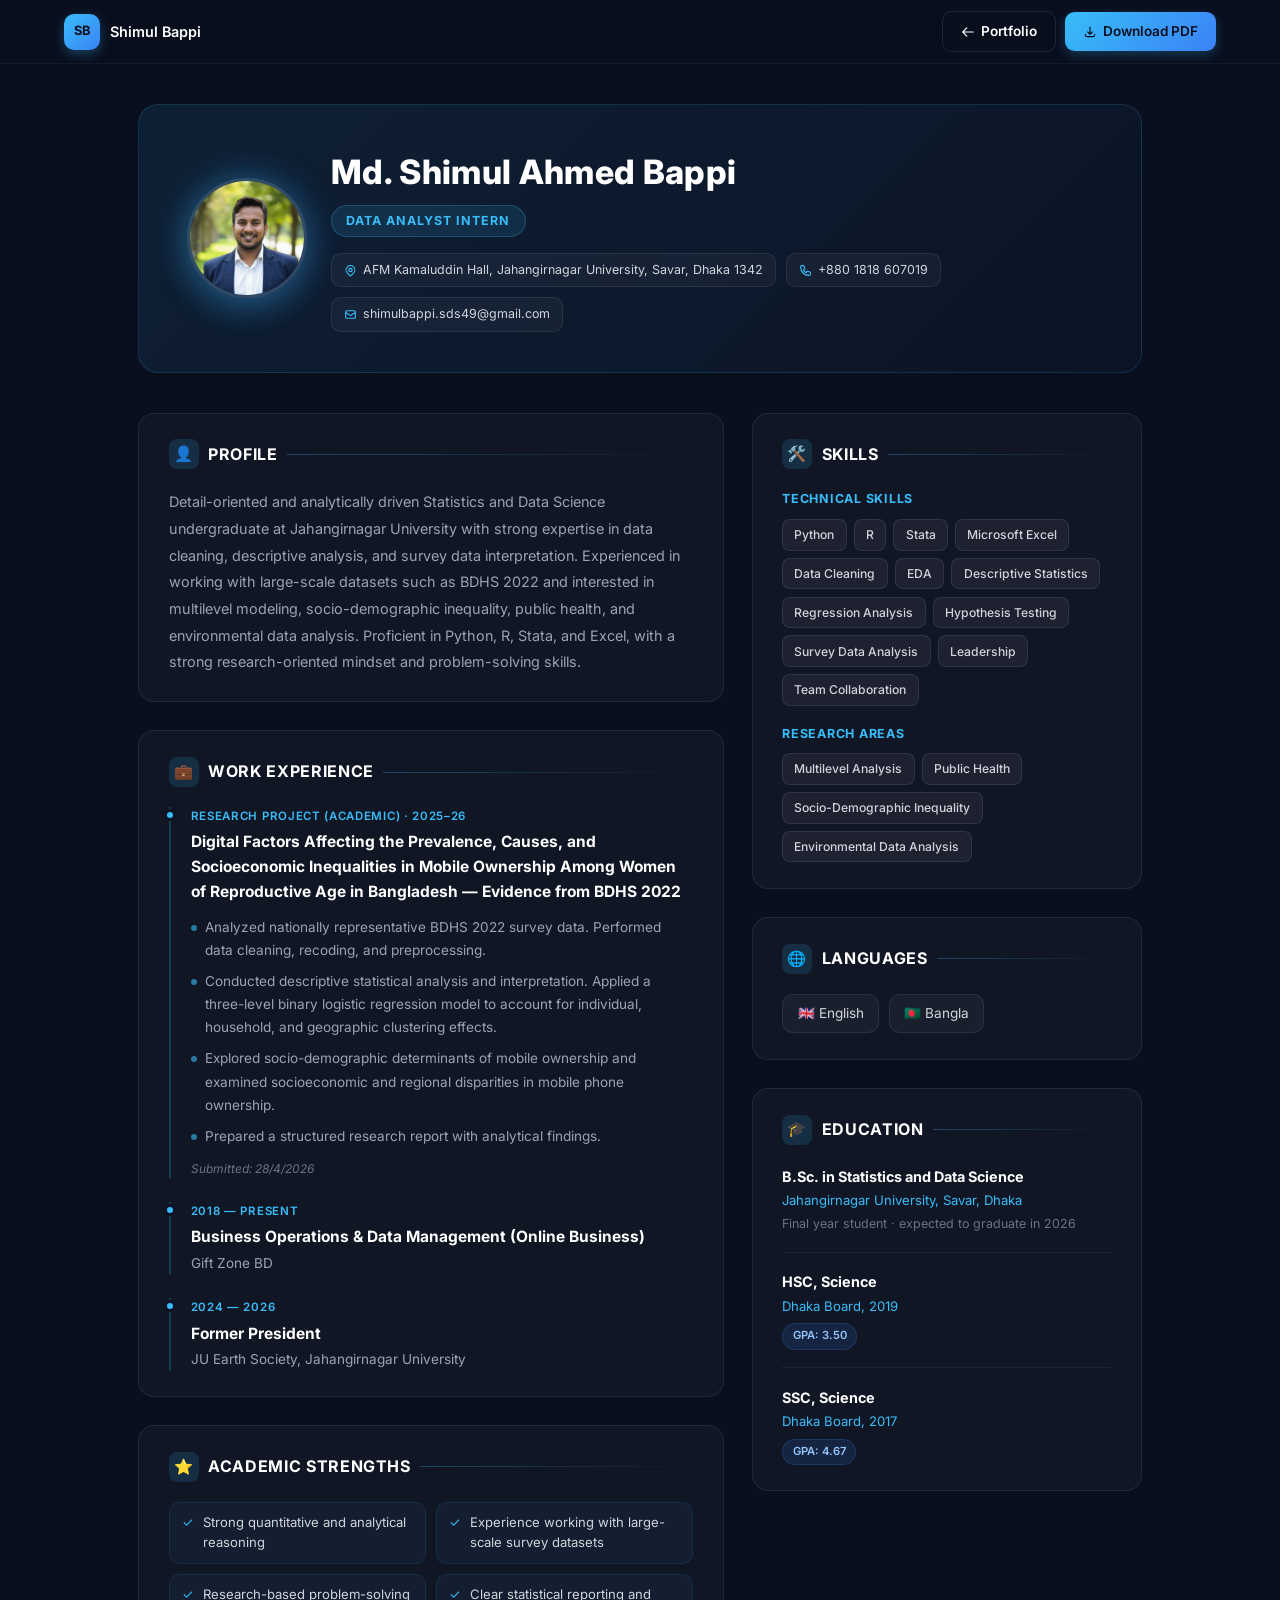
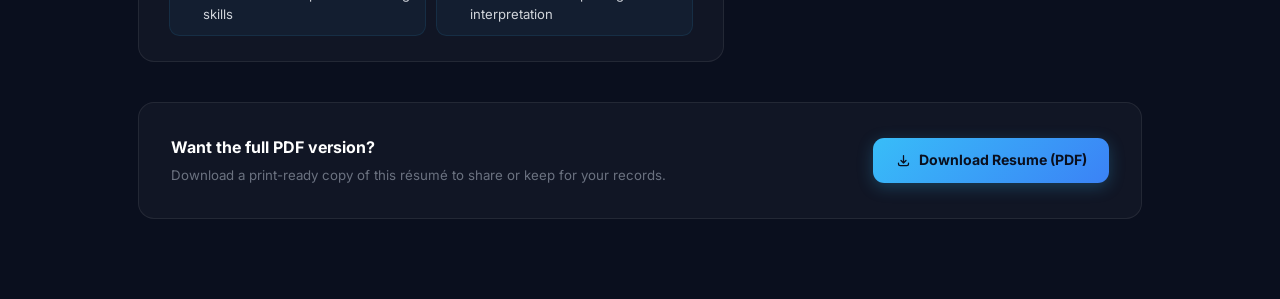
<file: eResume.html>
<!DOCTYPE html>
<html lang="en">
<head>
<meta charset="UTF-8"/>
<meta name="viewport" content="width=device-width,initial-scale=1.0"/>
<title>Resume — Md. Shimul Ahmed Bappi</title>
<link rel="preconnect" href="https://fonts.googleapis.com"/>
<link rel="preconnect" href="https://fonts.gstatic.com" crossorigin/>
<link href="https://fonts.googleapis.com/css2?family=Inter:wght@300;400;500;600;700;800&display=swap" rel="stylesheet"/>
<style>
*,*::before,*::after{box-sizing:border-box;margin:0;padding:0}
:root{
  --navy:#0a0f1e;
  --dark:#0d1427;
  --cyan:#38bdf8;
  --blue:#3b82f6;
  --white:#ffffff;
  --gray1:#f0f6ff;
  --gray3:#d1d5db;
  --gray4:#9ca3af;
  --gray5:#6b7280;
  --gray6:#4b5563;
  --gray8:#1f2937;
  --font:'Inter',system-ui,sans-serif;
}
html{scroll-behavior:smooth}
body{font-family:var(--font);background:var(--navy);color:var(--white);line-height:1.6;-webkit-font-smoothing:antialiased;overflow-x:hidden}
a{color:inherit;text-decoration:none}
img{display:block;max-width:100%}
button{cursor:pointer;font-family:inherit;border:none;background:none;color:inherit}
::-webkit-scrollbar{width:6px}
::-webkit-scrollbar-track{background:#0a0f1e}
::-webkit-scrollbar-thumb{background:rgba(56,189,248,0.3);border-radius:3px}
::selection{background:rgba(56,189,248,.3);color:#fff}

/* ── NAV ── */
nav{
  position:fixed;top:0;left:0;right:0;z-index:100;height:64px;
  display:flex;align-items:center;justify-content:space-between;
  padding:0 clamp(1rem,5vw,4rem);
  background:rgba(10,15,30,.95);backdrop-filter:blur(12px);
  border-bottom:1px solid rgba(255,255,255,.05);
}
.nav-logo{display:flex;align-items:center;gap:.6rem}
.nav-logo-icon{
  width:36px;height:36px;border-radius:10px;
  background:linear-gradient(135deg,var(--cyan),var(--blue));
  display:flex;align-items:center;justify-content:center;
  font-weight:700;font-size:.8rem;color:var(--navy);
  box-shadow:0 4px 12px rgba(56,189,248,.3);flex-shrink:0;
}
.nav-logo-text{font-weight:600;font-size:.9rem;display:none}
@media(min-width:480px){.nav-logo-text{display:block}}
.nav-back{
  display:flex;align-items:center;gap:.4rem;
  padding:.55rem 1.1rem;border-radius:.6rem;font-size:.85rem;font-weight:600;
  border:1px solid rgba(255,255,255,.1);color:var(--white);transition:all .2s;
}
.nav-back:hover{background:rgba(255,255,255,.06);border-color:rgba(56,189,248,.25)}
.nav-actions{display:flex;align-items:center;gap:.6rem}
.nav-dl{
  display:flex;align-items:center;gap:.4rem;
  padding:.55rem 1.1rem;border-radius:.6rem;font-size:.85rem;font-weight:600;
  background:linear-gradient(135deg,var(--cyan),var(--blue));color:var(--navy);
  box-shadow:0 4px 12px rgba(56,189,248,.25);transition:opacity .2s;
}
.nav-dl:hover{opacity:.9}

/* ── PAGE WRAP ── */
.page{max-width:1100px;margin:0 auto;padding:104px clamp(1rem,5vw,3rem) 5rem}

/* Resume header card */
.resume-head{
  display:flex;flex-direction:column;align-items:center;gap:1.5rem;text-align:center;
  padding:2.5rem clamp(1.25rem,4vw,3rem);border-radius:1.25rem;margin-bottom:2.5rem;
  background:linear-gradient(135deg,rgba(56,189,248,.1),rgba(59,130,246,.04));
  border:1px solid rgba(56,189,248,.15);position:relative;overflow:hidden;
}
@media(min-width:768px){.resume-head{flex-direction:row;text-align:left;align-items:center}}
.resume-photo-wrap{position:relative;flex-shrink:0}
.resume-photo-glow{position:absolute;inset:-6px;border-radius:50%;background:linear-gradient(135deg,var(--cyan),var(--blue));opacity:.25;filter:blur(16px)}
.resume-photo{
  position:relative;width:120px;height:120px;border-radius:50%;overflow:hidden;
  border:3px solid rgba(255,255,255,.12);box-shadow:0 12px 32px rgba(56,189,248,.2);
}
.resume-photo img{width:100%;height:100%;object-fit:cover}
.resume-name{font-size:clamp(1.5rem,4vw,2.1rem);font-weight:800;letter-spacing:.01em}
.resume-role{
  display:inline-flex;margin-top:.4rem;padding:.3rem .9rem;border-radius:100px;
  background:rgba(56,189,248,.12);border:1px solid rgba(56,189,248,.25);
  color:var(--cyan);font-size:.78rem;font-weight:700;letter-spacing:.08em;text-transform:uppercase;
}
.resume-contact{margin-top:1rem;display:flex;flex-wrap:wrap;gap:.6rem;justify-content:center}
@media(min-width:768px){.resume-contact{justify-content:flex-start}}
.rc-chip{
  display:flex;align-items:center;gap:.4rem;padding:.4rem .75rem;border-radius:.6rem;
  background:rgba(255,255,255,.04);border:1px solid rgba(255,255,255,.08);
  font-size:.78rem;color:var(--gray3);
}
.rc-chip svg{flex-shrink:0;color:var(--cyan)}

/* Section blocks */
.r-grid{display:grid;gap:1.75rem}
@media(min-width:900px){.r-grid{grid-template-columns:1.5fr 1fr}}
.r-col{display:flex;flex-direction:column;gap:1.75rem}
.r-card{
  background:rgba(255,255,255,.03);border:1px solid rgba(255,255,255,.08);
  border-radius:1rem;padding:1.6rem 1.85rem;
}
.r-heading{
  display:flex;align-items:center;gap:.6rem;margin-bottom:1.25rem;
  font-size:1rem;font-weight:700;letter-spacing:.04em;text-transform:uppercase;color:var(--white);
}
.r-heading .ic{
  width:30px;height:30px;border-radius:.5rem;background:rgba(56,189,248,.15);
  display:flex;align-items:center;justify-content:center;font-size:.95rem;flex-shrink:0;
}
.r-heading .bar{flex:1;height:1px;background:linear-gradient(90deg,rgba(56,189,248,.3),transparent)}
.r-text{color:var(--gray4);font-size:.9rem;line-height:1.85}

/* Experience entry */
.exp-entry{position:relative;padding-left:1.25rem;border-left:2px solid rgba(56,189,248,.22)}
.exp-entry+.exp-entry{margin-top:1.5rem}
.exp-dot{position:absolute;left:-7px;top:2px;width:12px;height:12px;border-radius:50%;background:var(--cyan);border:3px solid var(--dark)}
.exp-period{font-size:.72rem;font-weight:600;color:var(--cyan);text-transform:uppercase;letter-spacing:.06em}
.exp-title{font-size:.97rem;font-weight:700;color:var(--white);margin-top:.3rem}
.exp-org{font-size:.85rem;color:var(--gray4);margin-top:.15rem}
.exp-list{margin-top:.7rem;display:flex;flex-direction:column;gap:.5rem}
.exp-list li{list-style:none;display:flex;gap:.55rem;font-size:.85rem;color:var(--gray4);line-height:1.7}
.exp-list li::before{content:'';width:6px;height:6px;border-radius:50%;background:var(--cyan);margin-top:.55rem;flex-shrink:0;opacity:.6}
.exp-submit{margin-top:.7rem;font-size:.75rem;color:var(--gray5);font-style:italic}

/* Strengths */
.strength-grid{display:grid;grid-template-columns:1fr;gap:.6rem}
@media(min-width:480px){.strength-grid{grid-template-columns:1fr 1fr}}
.strength-item{
  display:flex;align-items:flex-start;gap:.55rem;padding:.65rem .8rem;border-radius:.65rem;
  background:rgba(56,189,248,.05);border:1px solid rgba(56,189,248,.1);
  font-size:.82rem;color:var(--gray3);line-height:1.5;
}
.strength-item .dot{color:var(--cyan);flex-shrink:0}

/* Skills */
.skill-block+.skill-block{margin-top:1.1rem}
.skill-block-label{font-size:.78rem;font-weight:700;color:var(--cyan);text-transform:uppercase;letter-spacing:.06em;margin-bottom:.6rem}
.tag-wrap{display:flex;flex-wrap:wrap;gap:.45rem}
.tag{
  padding:.32rem .7rem;border-radius:.5rem;font-size:.76rem;font-weight:500;
  background:rgba(255,255,255,.05);border:1px solid rgba(255,255,255,.09);color:var(--gray3);
}

/* Education */
.edu-entry+.edu-entry{margin-top:1.1rem;padding-top:1.1rem;border-top:1px solid rgba(255,255,255,.06)}
.edu-degree{font-size:.9rem;font-weight:700;color:var(--white)}
.edu-school{font-size:.82rem;color:var(--cyan);margin-top:.15rem}
.edu-meta{font-size:.78rem;color:var(--gray5);margin-top:.2rem}
.gpa-pill{display:inline-block;margin-top:.4rem;padding:.2rem .6rem;border-radius:100px;background:rgba(59,130,246,.13);border:1px solid rgba(59,130,246,.2);color:#93c5fd;font-size:.7rem;font-weight:600}

/* Languages */
.lang-row{display:flex;gap:.6rem;flex-wrap:wrap}
.lang-pill{
  display:flex;align-items:center;gap:.5rem;padding:.5rem .9rem;border-radius:.7rem;
  background:rgba(255,255,255,.04);border:1px solid rgba(255,255,255,.08);font-size:.85rem;color:var(--gray3);
}

/* Footer CTA */
.resume-cta{
  margin-top:2.5rem;display:flex;flex-direction:column;align-items:center;gap:1rem;text-align:center;
  padding:2rem;border-radius:1rem;background:rgba(255,255,255,.03);border:1px solid rgba(255,255,255,.08);
}
@media(min-width:640px){.resume-cta{flex-direction:row;text-align:left;justify-content:space-between}}
.resume-cta h4{font-size:1rem;font-weight:700;color:var(--white)}
.resume-cta p{font-size:.83rem;color:var(--gray5);margin-top:.25rem}
.btn-primary{
  padding:.7rem 1.4rem;border-radius:.7rem;font-size:.88rem;font-weight:700;flex-shrink:0;
  background:linear-gradient(135deg,var(--cyan),var(--blue));color:var(--navy);
  box-shadow:0 4px 16px rgba(56,189,248,.25);display:inline-flex;align-items:center;gap:.5rem;transition:all .2s;
}
.btn-primary:hover{transform:translateY(-2px);box-shadow:0 8px 24px rgba(56,189,248,.35)}

/* Print */
@media print{
  nav,.resume-cta{display:none}
  body{background:#fff;color:#111}
  .page{padding-top:1rem}
}
</style>
</head>
<body>

<nav>
  <a href="index.html" class="nav-logo">
    <div class="nav-logo-icon">SB</div>
    <span class="nav-logo-text">Shimul Bappi</span>
  </a>
  <div class="nav-actions">
    <a href="index.html" class="nav-back">
      <svg width="14" height="14" fill="none" stroke="currentColor" stroke-width="2" viewBox="0 0 24 24"><path stroke-linecap="round" stroke-linejoin="round" d="M10 19l-7-7m0 0l7-7m-7 7h18"/></svg>
      Portfolio
    </a>
    <a href="Shimul_Bappi_eResume.pdf" download class="nav-dl">
      <svg width="14" height="14" fill="none" stroke="currentColor" stroke-width="2" viewBox="0 0 24 24"><path stroke-linecap="round" stroke-linejoin="round" d="M4 16v1a3 3 0 003 3h10a3 3 0 003-3v-1m-4-4l-4 4m0 0l-4-4m4 4V4"/></svg>
      Download PDF
    </a>
  </div>
</nav>

<div class="page">

  <!-- HEADER -->
  <div class="resume-head">
    <div class="resume-photo-wrap">
      <div class="resume-photo-glow"></div>
      <div class="resume-photo"><img src="images/profile.png" alt="Md. Shimul Ahmed Bappi"/></div>
    </div>
    <div>
      <div class="resume-name">Md. Shimul Ahmed Bappi</div>
      <span class="resume-role">Data Analyst Intern</span>
      <div class="resume-contact">
        <div class="rc-chip"><svg width="13" height="13" fill="none" stroke="currentColor" stroke-width="2" viewBox="0 0 24 24"><path stroke-linecap="round" stroke-linejoin="round" d="M17.657 16.657L13.414 20.9a2 2 0 01-2.828 0l-4.243-4.243a8 8 0 1111.314 0z"/><path stroke-linecap="round" stroke-linejoin="round" d="M15 11a3 3 0 11-6 0 3 3 0 016 0z"/></svg>AFM Kamaluddin Hall, Jahangirnagar University, Savar, Dhaka 1342</div>
        <div class="rc-chip"><svg width="13" height="13" fill="none" stroke="currentColor" stroke-width="2" viewBox="0 0 24 24"><path stroke-linecap="round" stroke-linejoin="round" d="M3 5a2 2 0 012-2h3.28a1 1 0 01.948.684l1.498 4.493a1 1 0 01-.502 1.21l-2.257 1.13a11.042 11.042 0 005.516 5.516l1.13-2.257a1 1 0 011.21-.502l4.493 1.498a1 1 0 01.684.949V19a2 2 0 01-2 2h-1C9.716 21 3 14.284 3 6V5z"/></svg>+880 1818 607019</div>
        <div class="rc-chip"><svg width="13" height="13" fill="none" stroke="currentColor" stroke-width="2" viewBox="0 0 24 24"><path stroke-linecap="round" stroke-linejoin="round" d="M3 8l7.89 5.26a2 2 0 002.22 0L21 8M5 19h14a2 2 0 002-2V7a2 2 0 00-2-2H5a2 2 0 00-2 2v10a2 2 0 002 2z"/></svg>shimulbappi.sds49@gmail.com</div>
      </div>
    </div>
  </div>

  <div class="r-grid">
    <!-- LEFT COLUMN -->
    <div class="r-col">
      <!-- PROFILE -->
      <div class="r-card">
        <div class="r-heading"><span class="ic">👤</span>Profile<span class="bar"></span></div>
        <p class="r-text">Detail-oriented and analytically driven Statistics and Data Science undergraduate at Jahangirnagar University with strong expertise in data cleaning, descriptive analysis, and survey data interpretation. Experienced in working with large-scale datasets such as BDHS 2022 and interested in multilevel modeling, socio-demographic inequality, public health, and environmental data analysis. Proficient in Python, R, Stata, and Excel, with a strong research-oriented mindset and problem-solving skills.</p>
      </div>

      <!-- WORK EXPERIENCE -->
      <div class="r-card">
        <div class="r-heading"><span class="ic">💼</span>Work Experience<span class="bar"></span></div>

        <div class="exp-entry">
          <div class="exp-dot"></div>
          <div class="exp-period">Research Project (Academic) · 2025–26</div>
          <div class="exp-title">Digital Factors Affecting the Prevalence, Causes, and Socioeconomic Inequalities in Mobile Ownership Among Women of Reproductive Age in Bangladesh — Evidence from BDHS 2022</div>
          <ul class="exp-list">
            <li>Analyzed nationally representative BDHS 2022 survey data. Performed data cleaning, recoding, and preprocessing.</li>
            <li>Conducted descriptive statistical analysis and interpretation. Applied a three-level binary logistic regression model to account for individual, household, and geographic clustering effects.</li>
            <li>Explored socio-demographic determinants of mobile ownership and examined socioeconomic and regional disparities in mobile phone ownership.</li>
            <li>Prepared a structured research report with analytical findings.</li>
          </ul>
          <div class="exp-submit">Submitted: 28/4/2026</div>
        </div>

        <div class="exp-entry">
          <div class="exp-dot"></div>
          <div class="exp-period">2018 — Present</div>
          <div class="exp-title">Business Operations & Data Management (Online Business)</div>
          <div class="exp-org">Gift Zone BD</div>
        </div>

        <div class="exp-entry">
          <div class="exp-dot"></div>
          <div class="exp-period">2024 — 2026</div>
          <div class="exp-title">Former President</div>
          <div class="exp-org">JU Earth Society, Jahangirnagar University</div>
        </div>
      </div>

      <!-- ACADEMIC STRENGTHS -->
      <div class="r-card">
        <div class="r-heading"><span class="ic">⭐</span>Academic Strengths<span class="bar"></span></div>
        <div class="strength-grid">
          <div class="strength-item"><span class="dot">✓</span>Strong quantitative and analytical reasoning</div>
          <div class="strength-item"><span class="dot">✓</span>Experience working with large-scale survey datasets</div>
          <div class="strength-item"><span class="dot">✓</span>Research-based problem-solving skills</div>
          <div class="strength-item"><span class="dot">✓</span>Clear statistical reporting and interpretation</div>
        </div>
      </div>
    </div>

    <!-- RIGHT COLUMN -->
    <div class="r-col">
      <!-- SKILLS -->
      <div class="r-card">
        <div class="r-heading"><span class="ic">🛠️</span>Skills<span class="bar"></span></div>
        <div class="skill-block">
          <div class="skill-block-label">Technical Skills</div>
          <div class="tag-wrap">
            <span class="tag">Python</span><span class="tag">R</span><span class="tag">Stata</span><span class="tag">Microsoft Excel</span>
            <span class="tag">Data Cleaning</span><span class="tag">EDA</span><span class="tag">Descriptive Statistics</span>
            <span class="tag">Regression Analysis</span><span class="tag">Hypothesis Testing</span><span class="tag">Survey Data Analysis</span>
            <span class="tag">Leadership</span><span class="tag">Team Collaboration</span>
          </div>
        </div>
        <div class="skill-block">
          <div class="skill-block-label">Research Areas</div>
          <div class="tag-wrap">
            <span class="tag">Multilevel Analysis</span><span class="tag">Public Health</span>
            <span class="tag">Socio-Demographic Inequality</span><span class="tag">Environmental Data Analysis</span>
          </div>
        </div>
      </div>

      <!-- LANGUAGES -->
      <div class="r-card">
        <div class="r-heading"><span class="ic">🌐</span>Languages<span class="bar"></span></div>
        <div class="lang-row">
          <div class="lang-pill">🇬🇧 English</div>
          <div class="lang-pill">🇧🇩 Bangla</div>
        </div>
      </div>

      <!-- EDUCATION -->
      <div class="r-card">
        <div class="r-heading"><span class="ic">🎓</span>Education<span class="bar"></span></div>
        <div class="edu-entry">
          <div class="edu-degree">B.Sc. in Statistics and Data Science</div>
          <div class="edu-school">Jahangirnagar University, Savar, Dhaka</div>
          <div class="edu-meta">Final year student · expected to graduate in 2026</div>
        </div>
        <div class="edu-entry">
          <div class="edu-degree">HSC, Science</div>
          <div class="edu-school">Dhaka Board, 2019</div>
          <span class="gpa-pill">GPA: 3.50</span>
        </div>
        <div class="edu-entry">
          <div class="edu-degree">SSC, Science</div>
          <div class="edu-school">Dhaka Board, 2017</div>
          <span class="gpa-pill">GPA: 4.67</span>
        </div>
      </div>
    </div>
  </div>

  <!-- CTA -->
  <div class="resume-cta">
    <div>
      <h4>Want the full PDF version?</h4>
      <p>Download a print-ready copy of this résumé to share or keep for your records.</p>
    </div>
    <a href="https://drive.google.com/file/d/1gP2bsF5D9C_uuF4UlRSmQOalqCmlQ0La/view?usp=sharing" download class="btn-primary">
      <svg width="15" height="15" fill="none" stroke="currentColor" stroke-width="2" viewBox="0 0 24 24"><path stroke-linecap="round" stroke-linejoin="round" d="M4 16v1a3 3 0 003 3h10a3 3 0 003-3v-1m-4-4l-4 4m0 0l-4-4m4 4V4"/></svg>
      Download Resume (PDF)
    </a>
  </div>

</div>
</body>
</html>
</file>
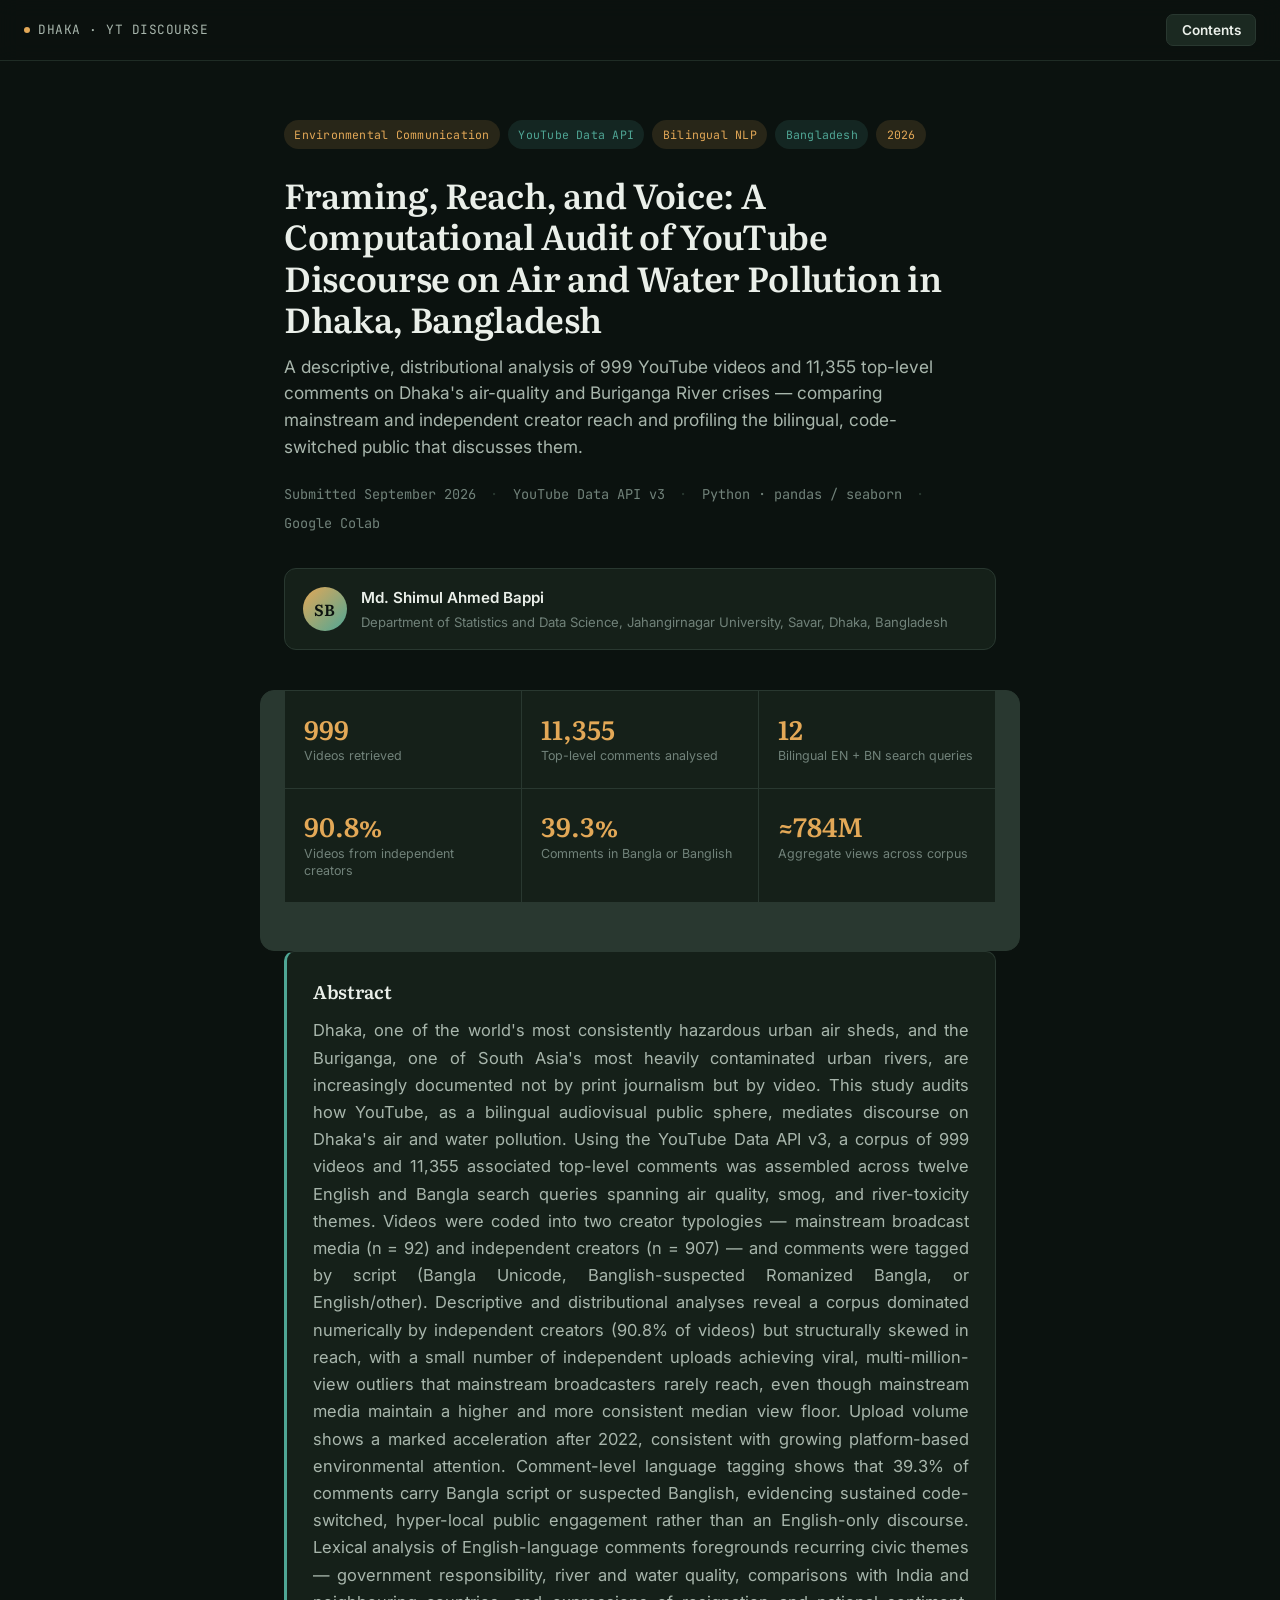
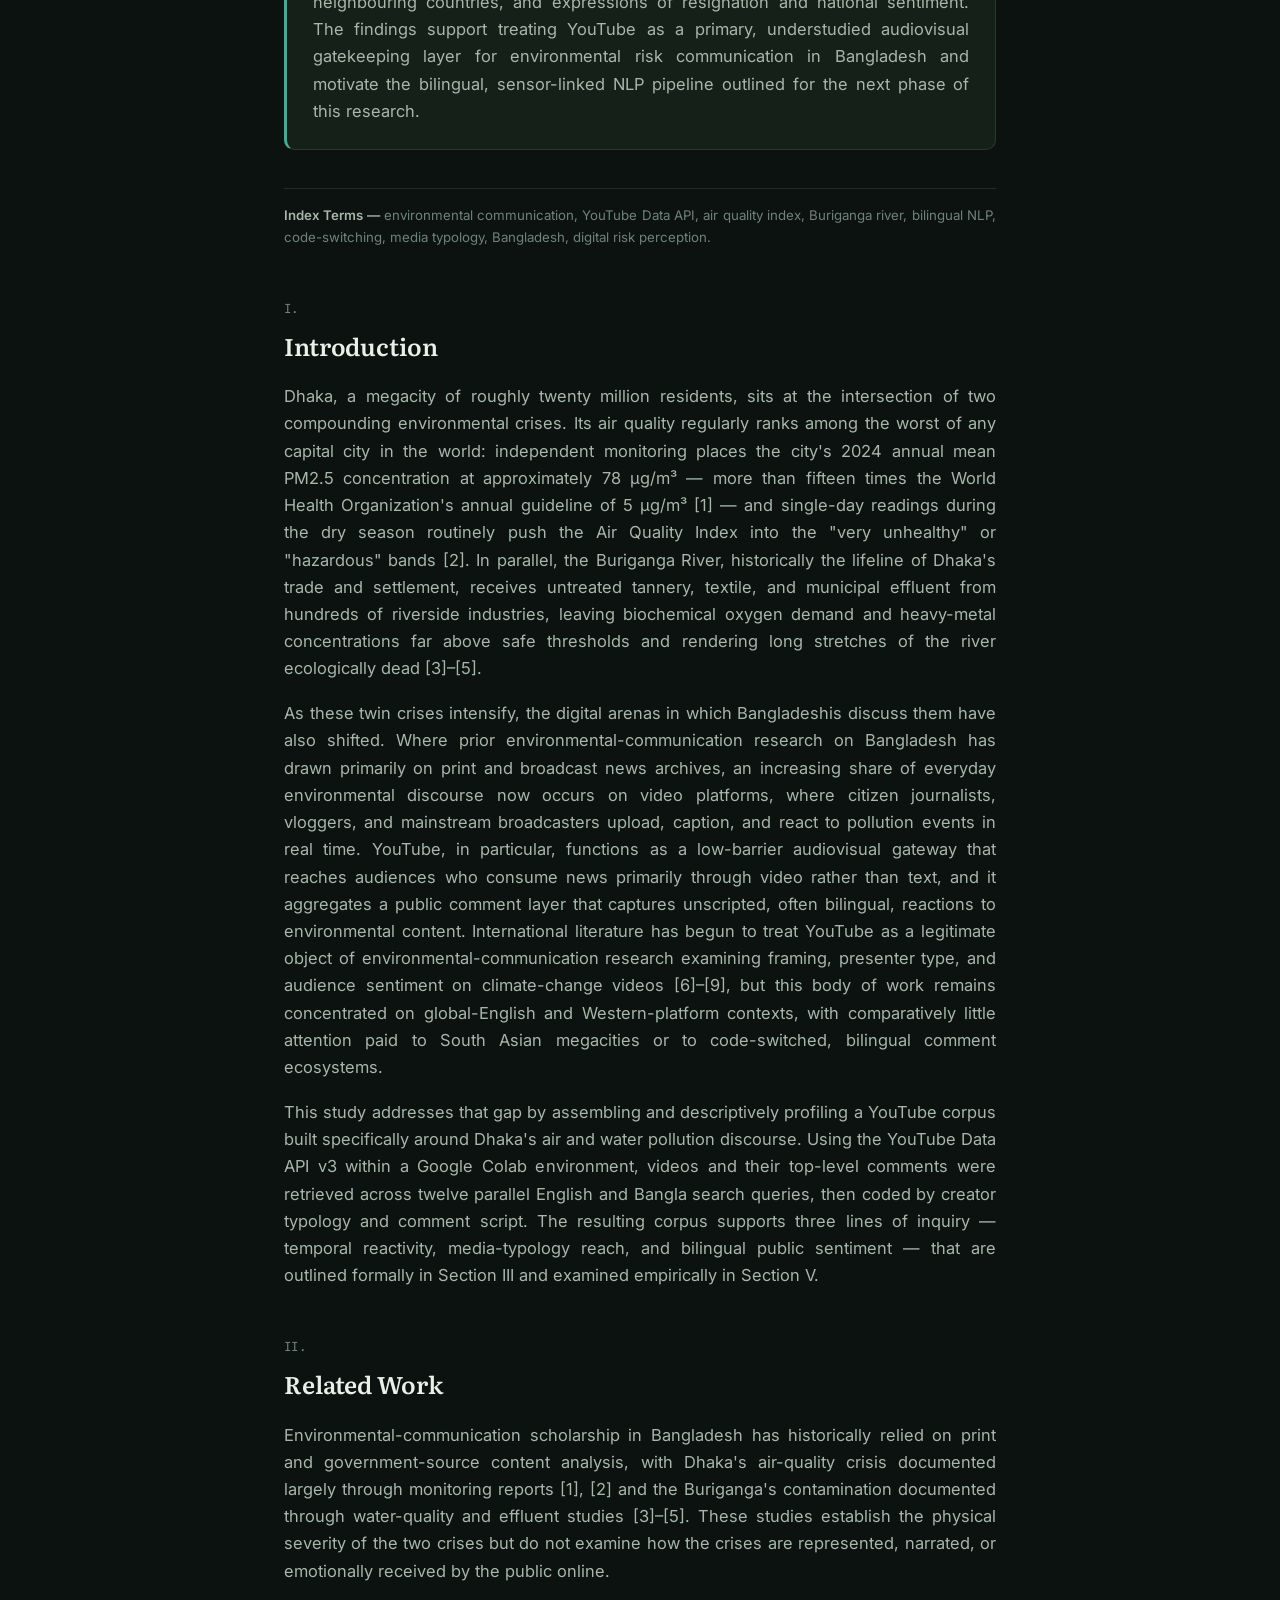
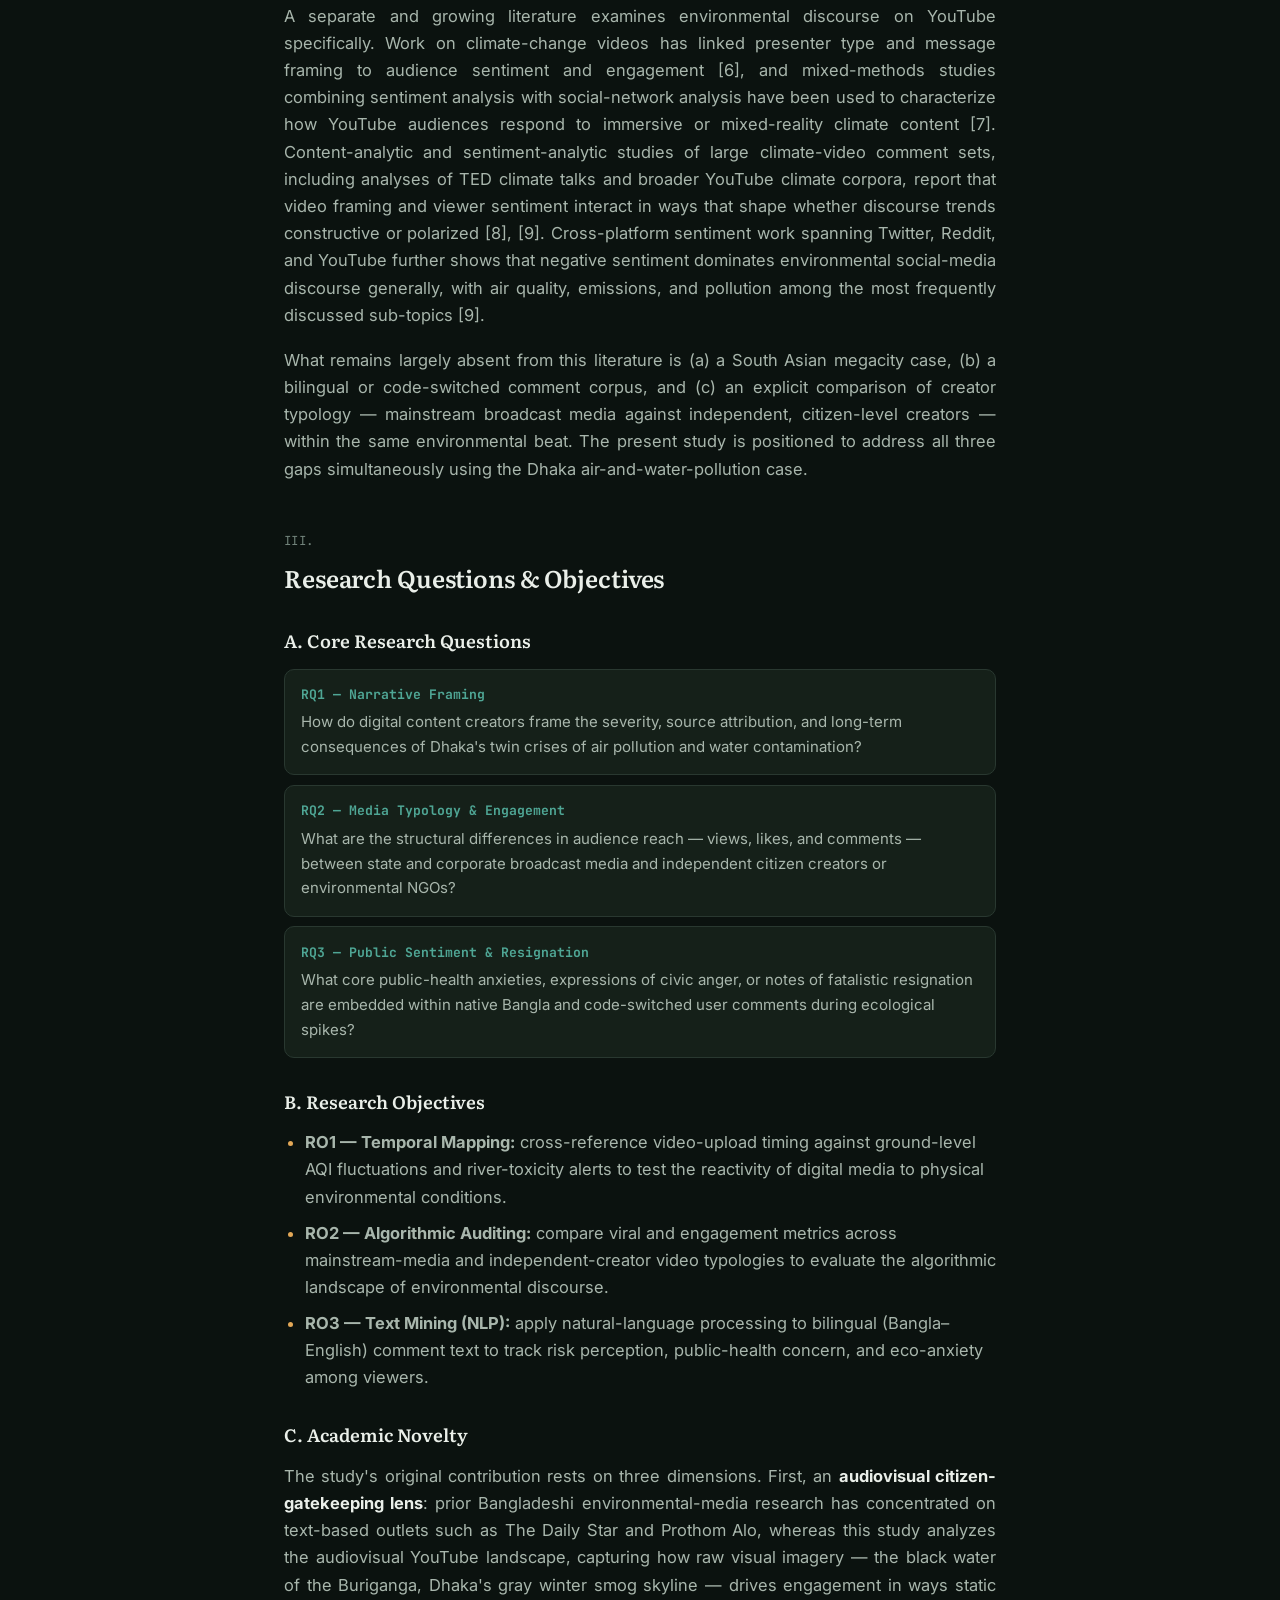
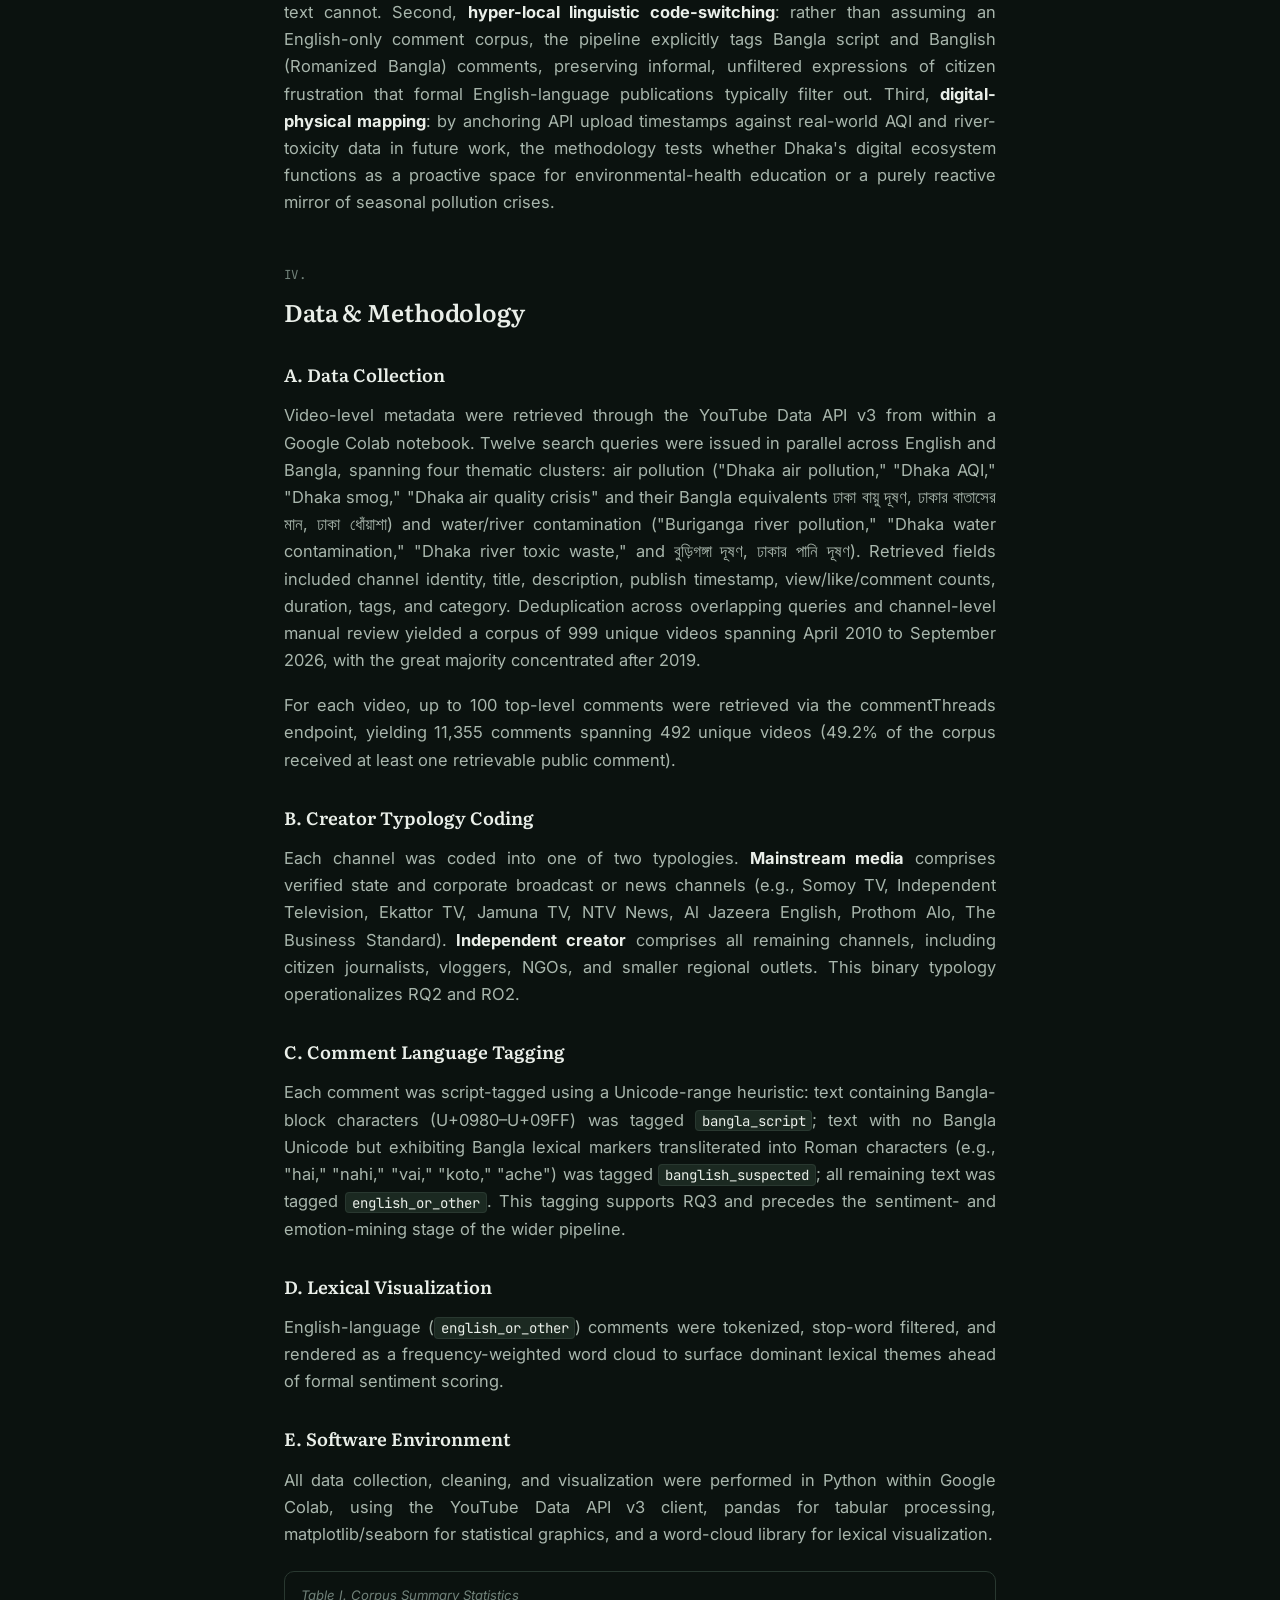
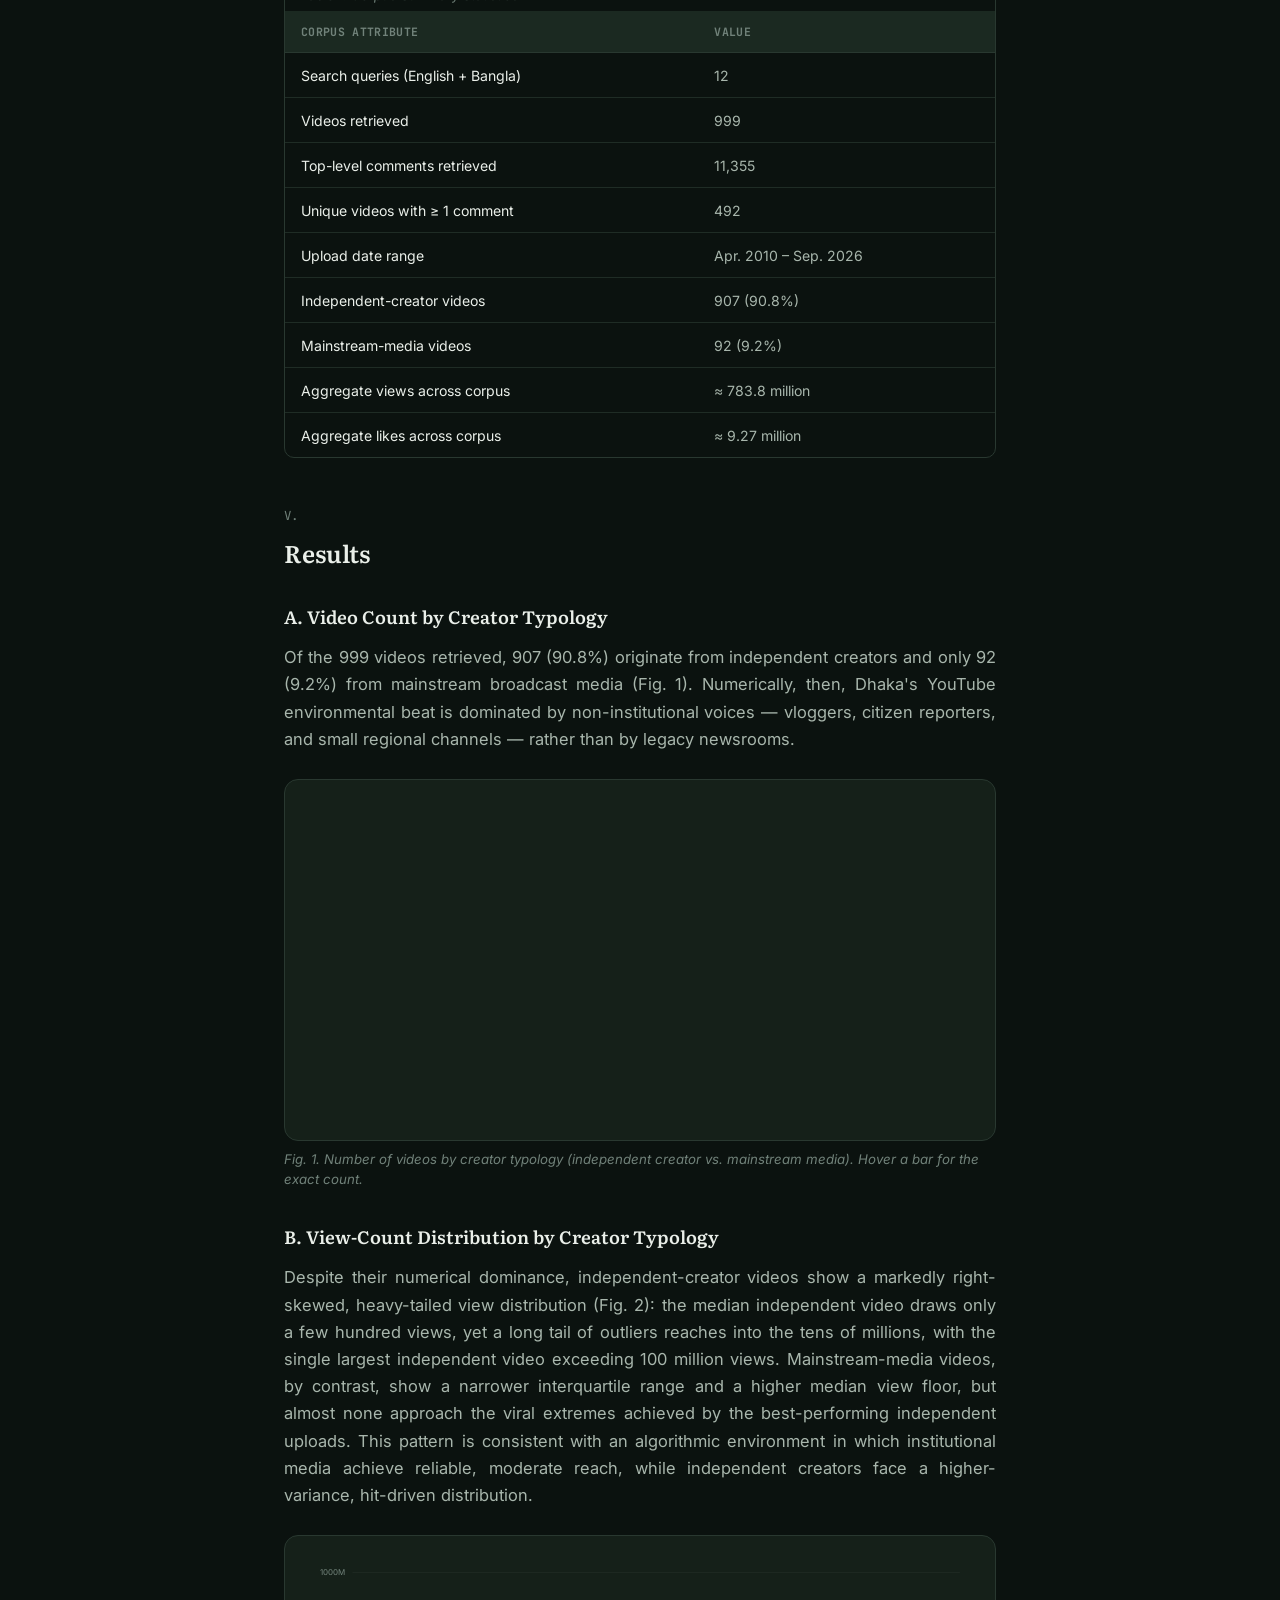
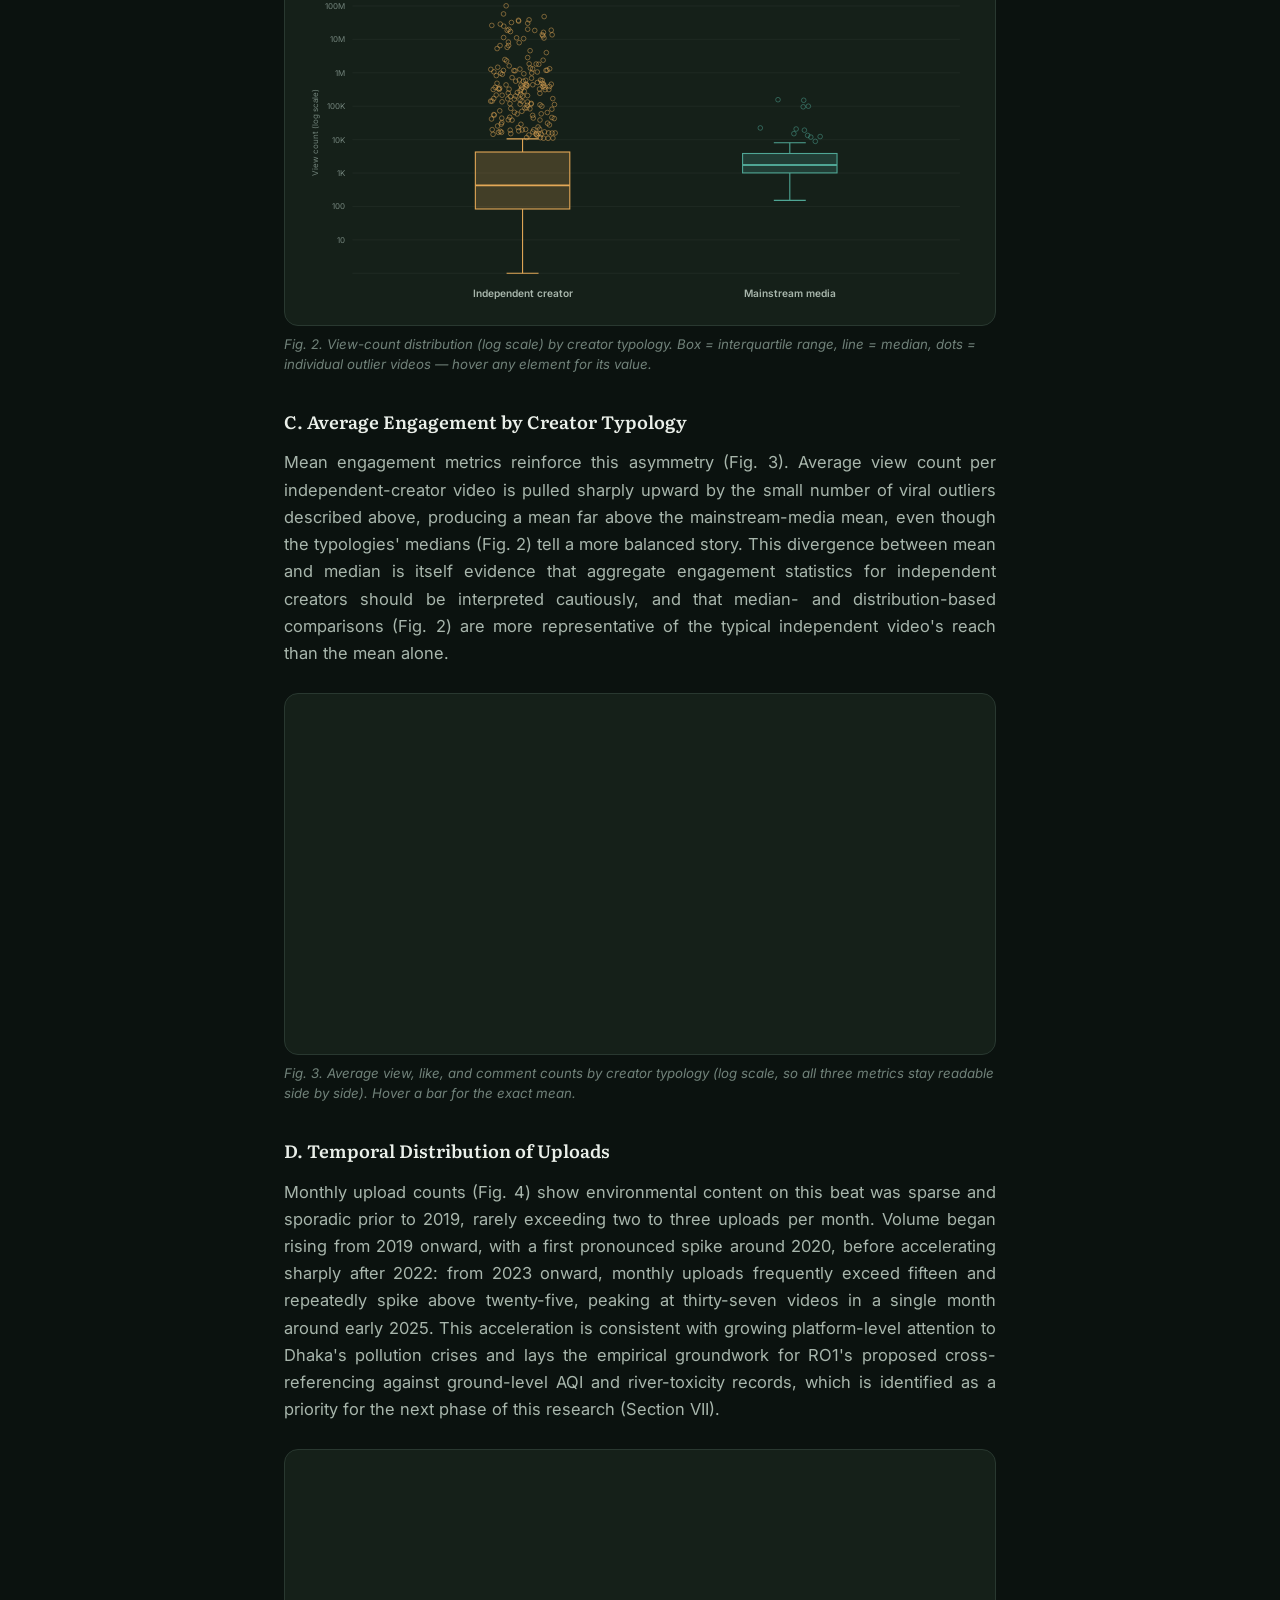
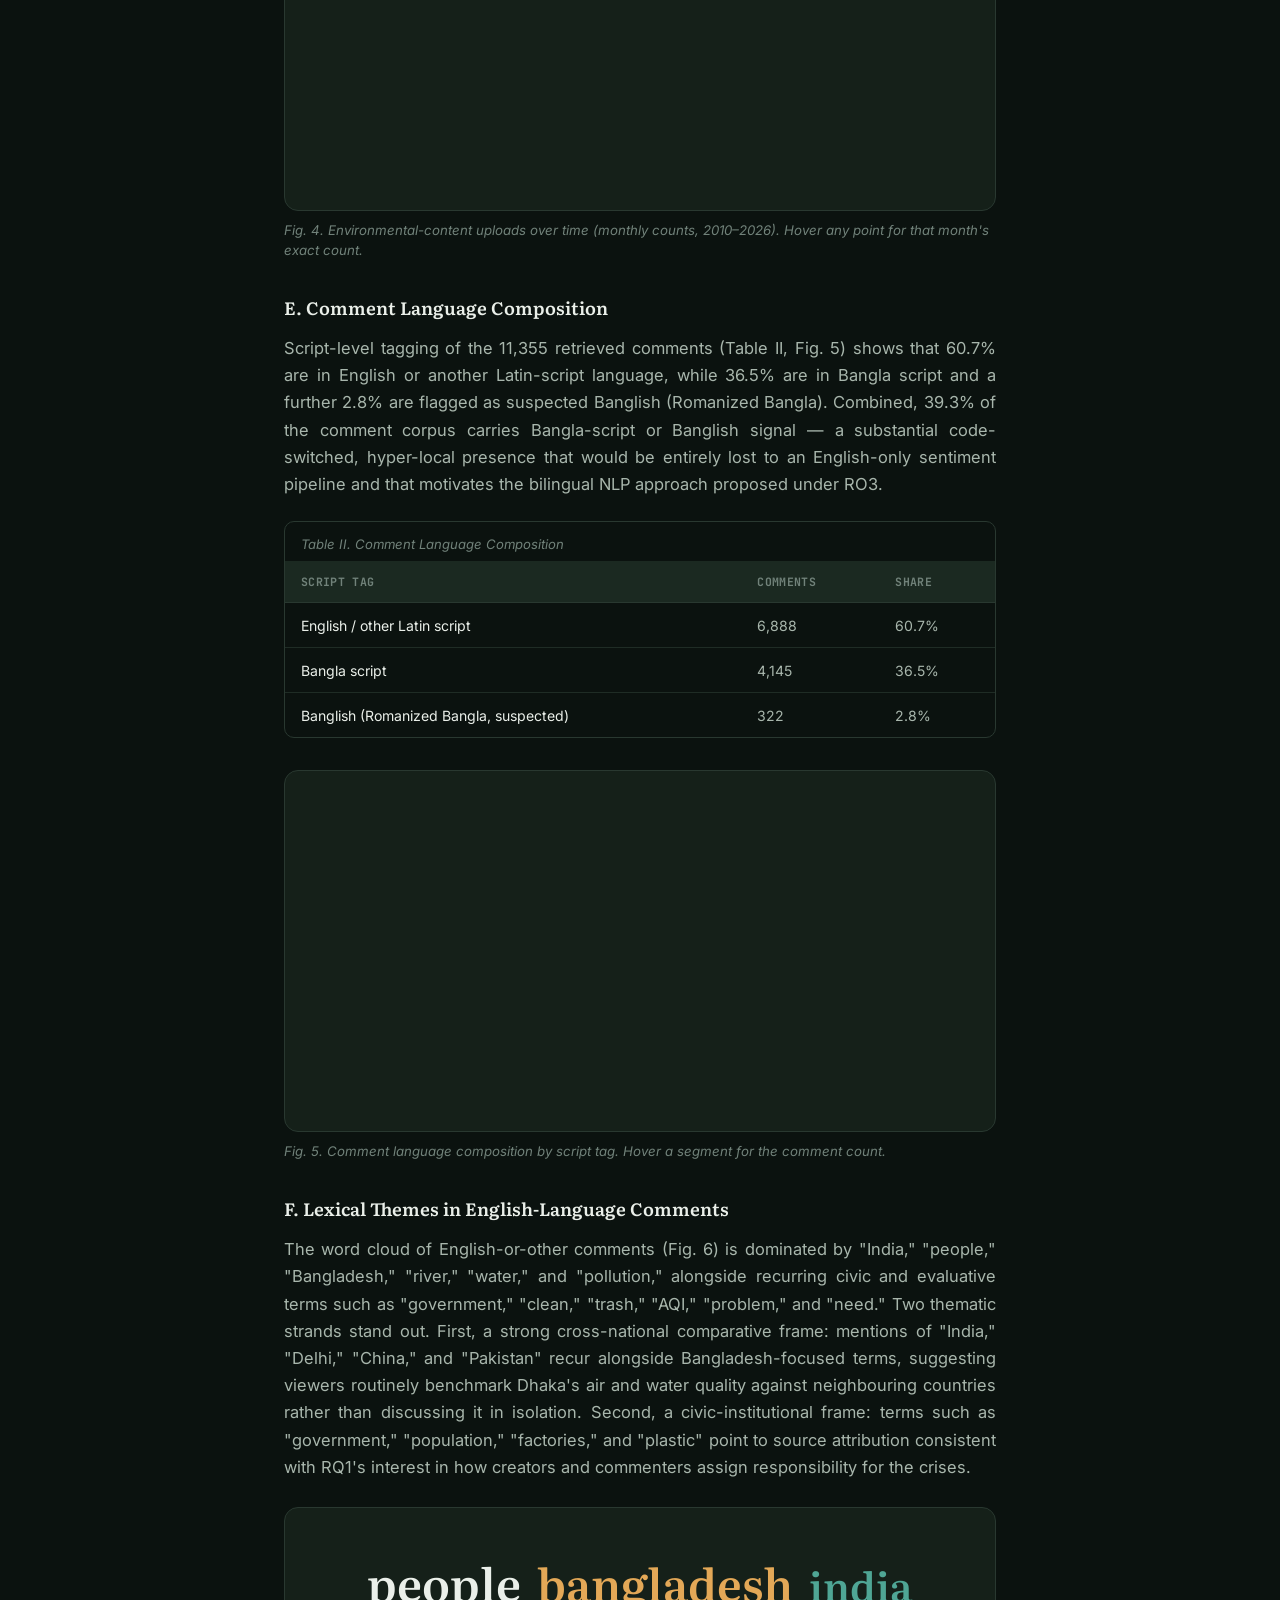
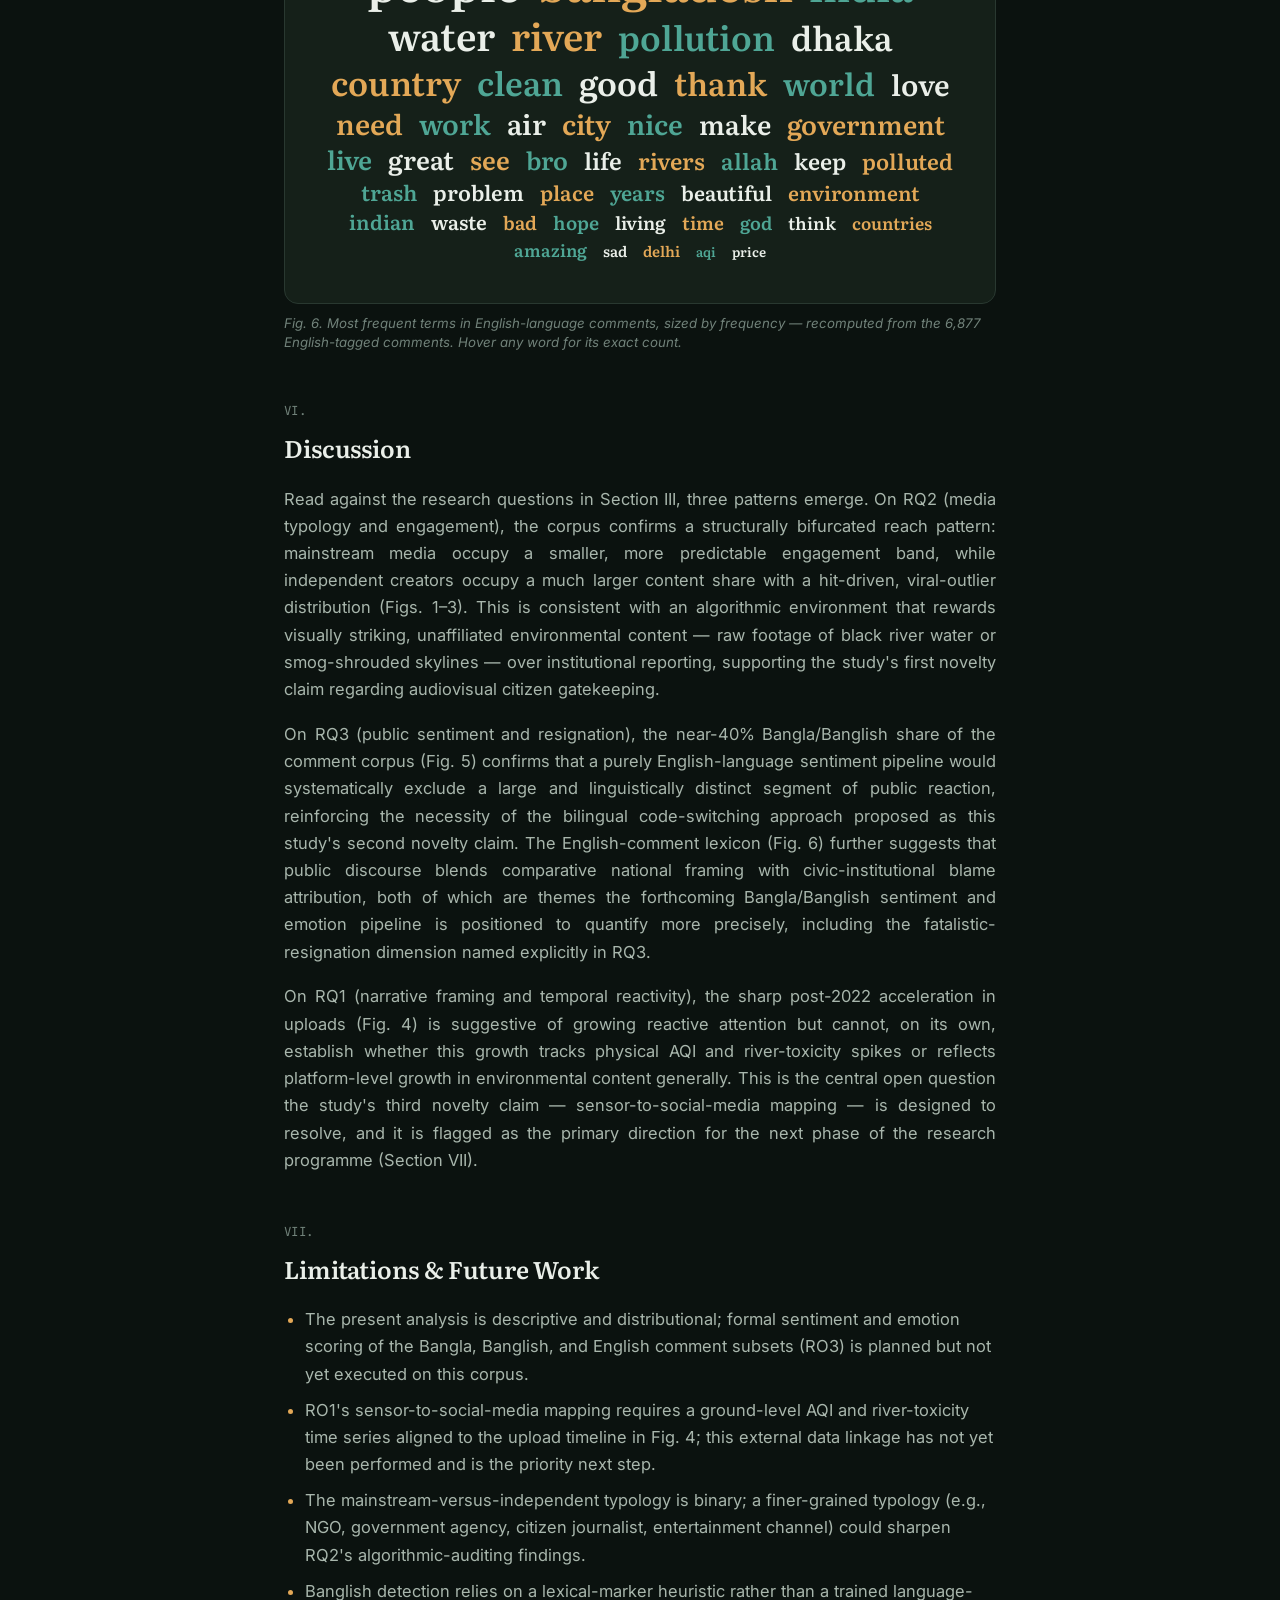
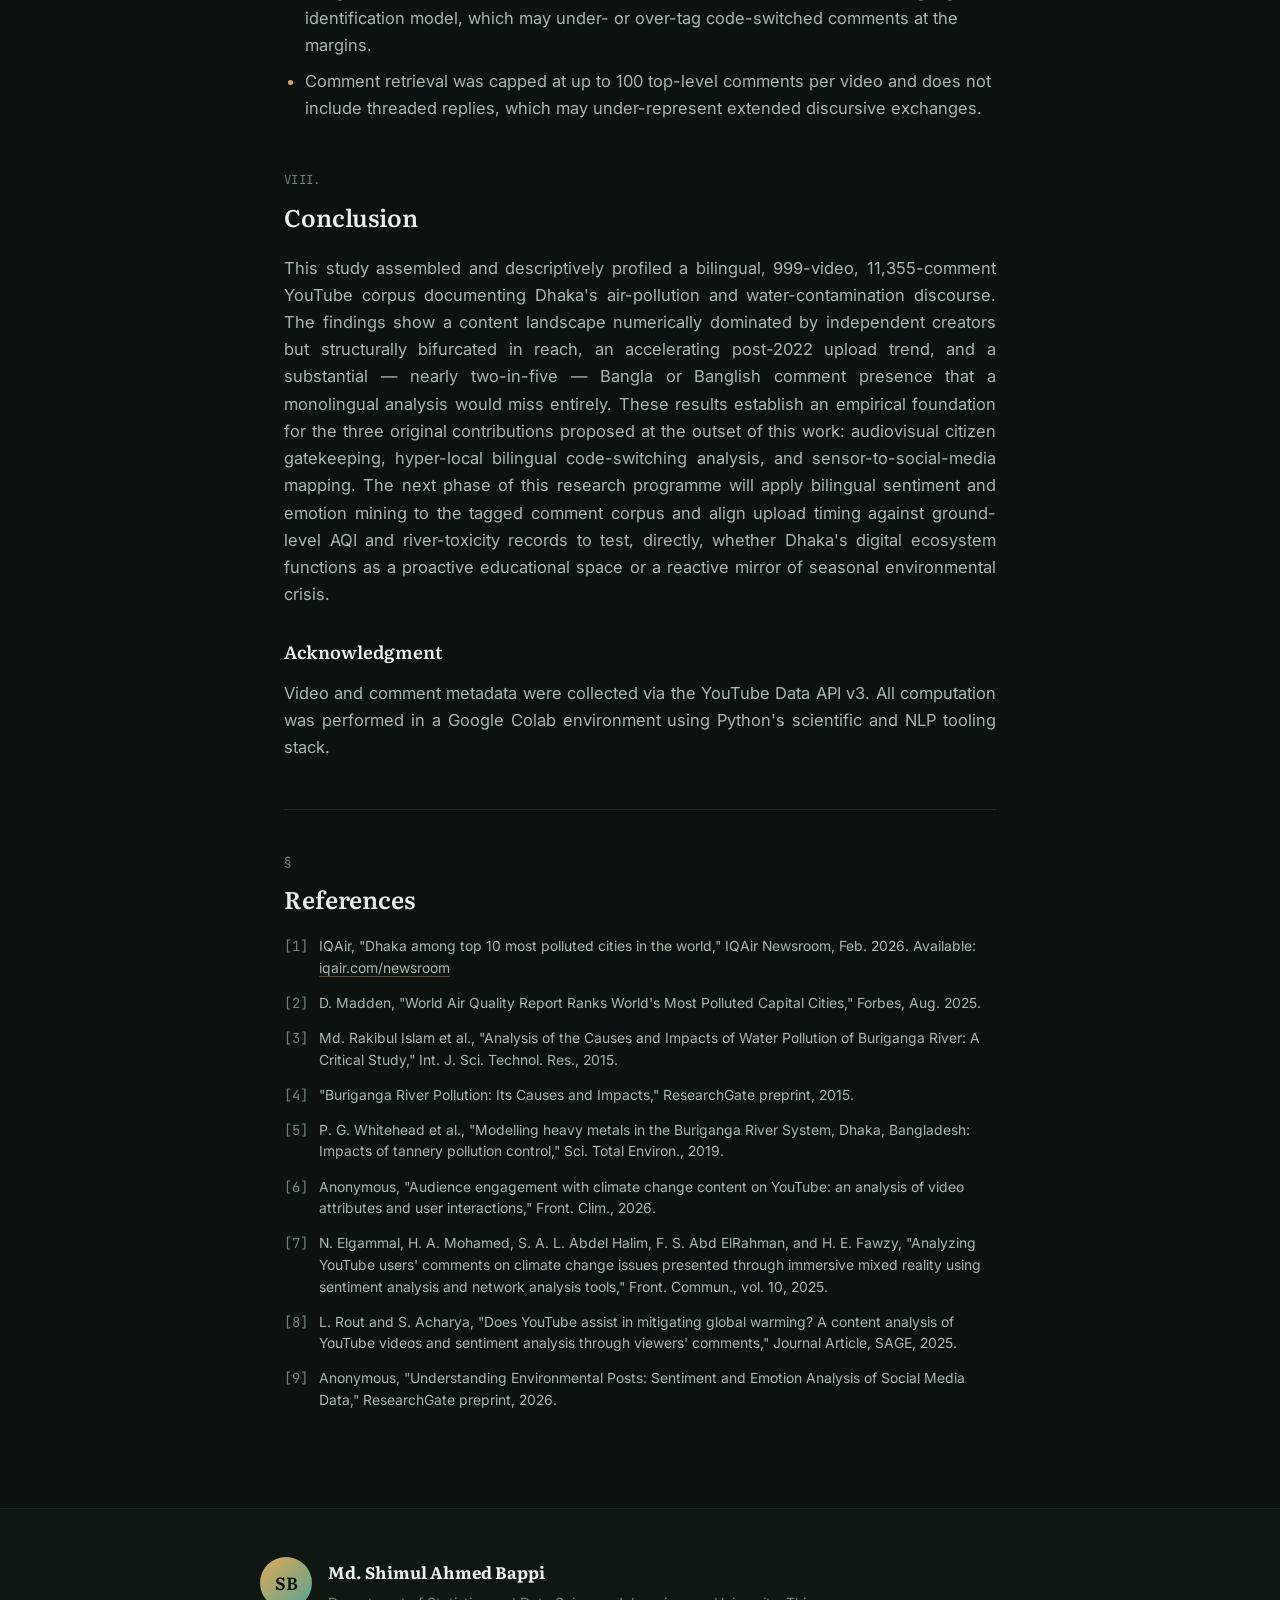
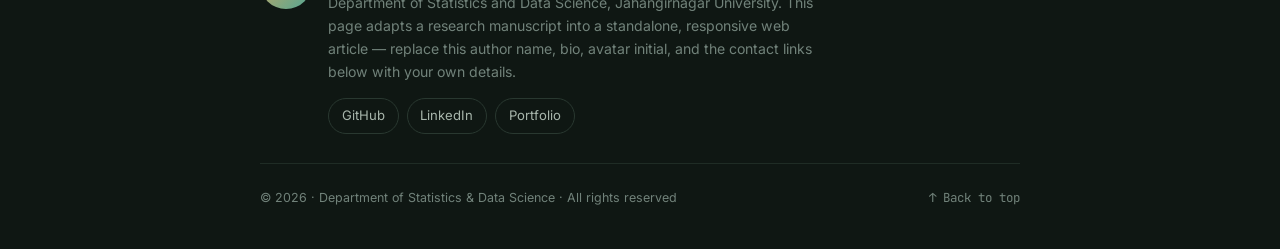
<file: research/Dhaka_YouTube_Environmental_Discourse.html>
<!DOCTYPE html>
<html lang="en">
<head>
<meta charset="UTF-8">
<meta name="viewport" content="width=device-width, initial-scale=1.0">
<meta name="description" content="A computational audit of 999 YouTube videos and 11,355 comments on Dhaka's air and water pollution discourse, comparing mainstream and independent creators and bilingual audience language.">
<title>Framing, Reach, and Voice — YouTube Discourse on Dhaka's Air &amp; Water Pollution</title>
<link rel="preconnect" href="https://fonts.googleapis.com">
<link rel="preconnect" href="https://fonts.gstatic.com" crossorigin>
<link href="https://fonts.googleapis.com/css2?family=Literata:opsz,wght@6..72,400;6..72,500;6..72,600;6..72,700&family=Inter:wght@400;500;600;700&family=JetBrains+Mono:wght@400;500&display=swap" rel="stylesheet">
<style>
  :root{
    --bg:#0b120f;
    --bg-raised:#0f1713;
    --surface:#152019;
    --surface-2:#1b2921;
    --line:#293830;
    --line-soft:#1f2c25;
    --text:#eaefe9;
    --text-dim:#a8b6ac;
    --text-faint:#71827a;
    --amber:#e3a857;
    --amber-soft:rgba(227,168,87,.13);
    --teal:#4fa695;
    --teal-soft:rgba(79,166,149,.14);
    --gray-acc:#8b9a92;
    --serif:'Literata', Georgia, serif;
    --sans:'Inter', -apple-system, BlinkMacSystemFont, 'Segoe UI', sans-serif;
    --mono:'JetBrains Mono', 'SFMono-Regular', Consolas, monospace;
    --maxw:760px;
  }

  *{box-sizing:border-box;}
  html{scroll-behavior:smooth;}
  body{
    margin:0;
    background:var(--bg);
    color:var(--text);
    font-family:var(--sans);
    font-size:16.5px;
    line-height:1.65;
    -webkit-font-smoothing:antialiased;
  }
  @media (prefers-reduced-motion: reduce){
    html{scroll-behavior:auto;}
    *{animation-duration:.01ms !important; transition-duration:.01ms !important;}
  }

  ::selection{background:var(--amber-soft); color:var(--text);}

  a{color:var(--amber); text-decoration-color:rgba(227,168,87,.35); text-underline-offset:3px;}
  a:hover{text-decoration-color:var(--amber);}
  a:focus-visible, button:focus-visible, [tabindex]:focus-visible{
    outline:2px solid var(--teal); outline-offset:3px; border-radius:2px;
  }

  .skip-link{
    position:absolute; left:-999px; top:auto;
    background:var(--surface-2); color:var(--text); padding:.75rem 1.25rem;
    border-radius:6px; z-index:200; border:1px solid var(--line);
  }
  .skip-link:focus{left:1rem; top:1rem;}

  /* ---------- Top bar ---------- */
  .topbar{
    position:fixed; top:0; left:0; right:0; z-index:100;
    display:flex; align-items:center; justify-content:space-between;
    padding:.85rem 1.5rem;
    background:rgba(11,18,15,.82);
    backdrop-filter:blur(10px);
    -webkit-backdrop-filter:blur(10px);
    border-bottom:1px solid var(--line-soft);
  }
  .topbar__mark{
    font-family:var(--mono); font-size:.8rem; letter-spacing:.04em;
    color:var(--text-dim); text-decoration:none; display:flex; align-items:center; gap:.5rem;
  }
  .topbar__mark span.dot{width:6px;height:6px;border-radius:50%;background:var(--amber);display:inline-block;}
  .topbar__mark:hover{color:var(--text);}
  .toc-btn{
    font-family:var(--sans); font-size:.85rem; font-weight:600; color:var(--text);
    background:var(--surface-2); border:1px solid var(--line); border-radius:7px;
    padding:.45rem .9rem; cursor:pointer; display:flex; align-items:center; gap:.4rem;
  }
  .toc-btn:hover{border-color:var(--teal);}

  /* ---------- TOC modal ---------- */
  .toc-overlay{
    position:fixed; inset:0; z-index:150; display:none;
    background:rgba(6,10,8,.72);
    align-items:flex-start; justify-content:center;
    padding:4.5rem 1.25rem 1.25rem;
  }
  .toc-overlay.open{display:flex;}
  .toc-panel{
    width:100%; max-width:430px; max-height:78vh; overflow-y:auto;
    background:var(--surface); border:1px solid var(--line); border-radius:14px;
    padding:1.4rem 1.4rem 1.6rem; box-shadow:0 30px 60px rgba(0,0,0,.5);
  }
  .toc-panel__head{display:flex; align-items:center; justify-content:space-between; margin-bottom:.9rem;}
  .toc-panel__head h2{font-family:var(--serif); font-size:1.05rem; font-weight:600; margin:0;}
  .toc-close{
    background:none; border:none; color:var(--text-dim); font-size:1.3rem; line-height:1;
    cursor:pointer; padding:.2rem .4rem;
  }
  .toc-close:hover{color:var(--text);}
  .toc-list{list-style:none; margin:0; padding:0;}
  .toc-list li{border-top:1px solid var(--line-soft);}
  .toc-list li:first-child{border-top:none;}
  .toc-list a{
    display:flex; gap:.7rem; align-items:baseline;
    padding:.65rem .2rem; color:var(--text-dim); text-decoration:none; font-size:.93rem;
  }
  .toc-list a:hover{color:var(--amber);}
  .toc-list a .num{font-family:var(--mono); font-size:.78rem; color:var(--text-faint); min-width:1.4rem;}

  /* ---------- Hero ---------- */
  .hero{
    max-width:var(--maxw); margin:0 auto; padding:7.5rem 1.5rem 2.5rem;
  }
  .tags{display:flex; flex-wrap:wrap; gap:.5rem; margin-bottom:1.6rem;}
  .tag{
    font-family:var(--mono); font-size:.72rem; letter-spacing:.02em;
    padding:.3rem .65rem; border-radius:100px;
  }
  .tag.a{background:var(--amber-soft); color:var(--amber);}
  .tag.b{background:var(--teal-soft); color:var(--teal);}

  h1.title{
    font-family:var(--serif); font-weight:600; font-size:2.15rem; line-height:1.2;
    margin:0 0 .9rem; color:var(--text); letter-spacing:-.01em;
  }
  .subtitle{
    font-size:1.08rem; color:var(--text-dim); line-height:1.55; margin:0 0 1.4rem; max-width:62ch;
  }
  .meta-row{
    display:flex; flex-wrap:wrap; gap:.4rem .9rem; font-size:.85rem; color:var(--text-faint);
    margin-bottom:2.1rem; font-family:var(--mono);
  }
  .meta-row span{white-space:nowrap;}
  .meta-row .sep{color:var(--line);}

  .author-card{
    display:flex; align-items:center; gap:.9rem;
    padding:1rem 1.1rem; background:var(--surface); border:1px solid var(--line); border-radius:12px;
  }
  .avatar{
    width:44px; height:44px; border-radius:50%; flex:none;
    background:linear-gradient(135deg, var(--amber), var(--teal));
    display:flex; align-items:center; justify-content:center;
    font-family:var(--serif); font-weight:600; color:#0b120f; font-size:1rem;
  }
  .author-info{min-width:0;}
  .author-info strong{display:block; font-size:.95rem; font-weight:600;}
  .author-info span{display:block; font-size:.82rem; color:var(--text-faint); margin-top:.1rem;}

  /* ---------- Stat grid ---------- */
  .stat-grid{
    max-width:var(--maxw); margin:0 auto; padding:0 1.5rem 3rem;
    display:grid; grid-template-columns:repeat(3, 1fr); gap:1px;
    background:var(--line); border:1px solid var(--line); border-radius:14px; overflow:hidden;
  }
  .stat{
    background:var(--surface); padding:1.4rem 1.2rem; text-align:left;
  }
  .stat .num{
    font-family:var(--serif); font-weight:600; font-size:1.65rem; color:var(--amber); display:block; line-height:1.1;
  }
  .stat .lbl{font-size:.78rem; color:var(--text-faint); margin-top:.35rem; display:block; line-height:1.35;}

  /* ---------- Prose container ---------- */
  main{max-width:var(--maxw); margin:0 auto; padding:0 1.5rem 5rem;}

  .callout{
    background:var(--surface); border:1px solid var(--line); border-left:3px solid var(--teal);
    border-radius:10px; padding:1.5rem 1.6rem; margin:0 0 2.4rem;
  }
  .callout h2{margin-top:0;}
  .callout p{color:var(--text-dim); margin:0 0 0; text-align:justify; text-justify:inter-word; hyphens:auto;}
  .index-terms{
    font-size:.83rem; color:var(--text-faint); margin:0 0 3.2rem; line-height:1.6;
    padding-top:1rem; border-top:1px solid var(--line-soft);
  }
  .index-terms strong{color:var(--text-dim); font-weight:600;}

  section.sec{margin-bottom:3rem; scroll-margin-top:5.5rem;}
  .sec-kicker{
    font-family:var(--mono); font-size:.78rem; color:var(--text-faint); letter-spacing:.03em;
    margin:0 0 .4rem;
  }
  h2.sec-title{
    font-family:var(--serif); font-size:1.5rem; font-weight:600; margin:0 0 1.1rem; color:var(--text);
    letter-spacing:-.005em;
  }
  h3.sub-title{
    font-family:var(--serif); font-size:1.12rem; font-weight:600; margin:1.8rem 0 .8rem; color:var(--text);
  }
  main p{color:var(--text-dim); margin:0 0 1.1rem; text-align:justify; text-justify:inter-word; hyphens:auto;}
  main p strong{color:var(--text);}
  main ul, main ol{color:var(--text-dim); margin:0 0 1.2rem; padding-left:1.3rem;}
  main li{margin-bottom:.55rem;}
  main li::marker{color:var(--amber);}
  main code{
    font-family:var(--mono); font-size:.85em; background:var(--surface-2);
    border:1px solid var(--line); border-radius:4px; padding:.05rem .35rem; color:var(--text);
  }

  .rq-list{list-style:none; padding:0; margin:0 0 1.4rem;}
  .rq-list li{
    padding:.9rem 1rem; background:var(--surface); border:1px solid var(--line); border-radius:10px;
    margin-bottom:.6rem; font-size:.94rem;
  }
  .rq-list li strong{color:var(--teal); font-family:var(--mono); font-size:.82rem; display:block; margin-bottom:.3rem;}

  figure{margin:1.6rem 0 2rem;}
  figcaption{
    font-size:.83rem; color:var(--text-faint); margin-top:.6rem; line-height:1.5; font-style:italic;
  }

  /* ---------- Chart cards ---------- */
  .chart-card{
    background:var(--surface); border:1px solid var(--line); border-radius:14px;
    padding:1.4rem 1.3rem 1.1rem; overflow:hidden;
  }
  .chart-card .chart-box{position:relative; width:100%; height:320px;}
  .chart-card .chart-box.tall{height:400px;}
  .chart-legend-note{
    font-size:.74rem; color:var(--text-faint); text-align:center; margin-top:.5rem; font-family:var(--mono);
  }
  .boxplot-svg{width:100%; height:auto; display:block;}
  .boxplot-svg text{font-family:var(--sans); fill:var(--text-faint);}
  .boxplot-svg .cat-label{fill:var(--text-dim); font-size:14px; font-weight:600;}

  .wordcloud{
    display:flex; flex-wrap:wrap; align-items:baseline; justify-content:center;
    gap:.35rem 1rem; padding:1.6rem 1rem; line-height:1.15;
  }
  .wc-word{
    font-family:var(--serif); font-weight:600; cursor:default; white-space:nowrap;
    transition:opacity .15s ease;
  }
  .wc-word:hover{opacity:.75;}

  .table-wrap{overflow-x:auto; margin:1.4rem 0 2rem; border:1px solid var(--line); border-radius:10px;}
  table{width:100%; border-collapse:collapse; font-size:.88rem; min-width:420px;}
  caption{
    text-align:left; font-style:italic; color:var(--text-faint); font-size:.82rem;
    padding:.8rem 1rem .3rem; caption-side:top;
  }
  thead th{
    text-align:left; font-family:var(--mono); font-size:.72rem; letter-spacing:.03em;
    color:var(--text-faint); text-transform:uppercase; padding:.7rem 1rem; background:var(--surface-2);
    border-bottom:1px solid var(--line);
  }
  tbody td{padding:.65rem 1rem; border-bottom:1px solid var(--line-soft); color:var(--text-dim);}
  tbody tr:last-child td{border-bottom:none;}
  tbody td:first-child{color:var(--text);}

  .refs{list-style:none; margin:0; padding:0;}
  .refs li{
    display:flex; gap:.7rem; font-size:.87rem; color:var(--text-dim); margin-bottom:.85rem; line-height:1.55;
  }
  .refs li .ref-num{font-family:var(--mono); color:var(--text-faint); flex:none;}
  .refs li a{color:var(--text-dim); word-break:break-word;}
  .refs li a:hover{color:var(--amber);}

  hr.div{border:none; border-top:1px solid var(--line-soft); margin:2.6rem 0;}

  /* ---------- Footer ---------- */
  footer{
    border-top:1px solid var(--line-soft); background:var(--bg-raised);
    padding:3rem 1.5rem 2.5rem;
  }
  .footer-inner{max-width:var(--maxw); margin:0 auto;}
  .footer-card{display:flex; gap:1rem; align-items:flex-start; margin-bottom:1.8rem;}
  .footer-card .avatar{width:52px; height:52px; font-size:1.1rem;}
  .footer-card h3{font-family:var(--serif); font-size:1.05rem; margin:.1rem 0 .3rem;}
  .footer-card p{color:var(--text-faint); font-size:.88rem; margin:0 0 .9rem; max-width:56ch;}
  .footer-links{display:flex; flex-wrap:wrap; gap:.5rem;}
  .footer-links a{
    font-size:.82rem; padding:.4rem .8rem; border:1px solid var(--line); border-radius:100px;
    color:var(--text-dim); text-decoration:none;
  }
  .footer-links a:hover{border-color:var(--teal); color:var(--text);}
  .footer-bottom{
    display:flex; flex-wrap:wrap; gap:.5rem 1rem; justify-content:space-between; align-items:center;
    font-size:.78rem; color:var(--text-faint); padding-top:1.5rem; border-top:1px solid var(--line-soft);
  }
  .to-top{color:var(--text-faint); text-decoration:none; font-family:var(--mono);}
  .to-top:hover{color:var(--amber);}

  @media (max-width:640px){
    .hero{padding-top:6.3rem;}
    h1.title{font-size:1.6rem;}
    .stat-grid{grid-template-columns:repeat(2,1fr);}
    .topbar{padding:.7rem 1rem;}
    main, .hero, .stat-grid{padding-left:1.15rem; padding-right:1.15rem;}
    .callout{padding:1.2rem 1.2rem;}
    .chart-card .chart-box{height:260px;}
    .chart-card .chart-box.tall{height:320px;}
  }
</style>
</head>
<body id="top">
<a class="skip-link" href="#main">Skip to content</a>

<div class="topbar">
  <a class="topbar__mark" href="#top"><span class="dot"></span>DHAKA · YT DISCOURSE</a>
  <button class="toc-btn" id="tocOpen" aria-haspopup="dialog" aria-expanded="false" aria-controls="tocOverlay">
    Contents
  </button>
</div>

<div class="toc-overlay" id="tocOverlay" role="dialog" aria-modal="true" aria-labelledby="tocHeading">
  <div class="toc-panel">
    <div class="toc-panel__head">
      <h2 id="tocHeading">Table of Contents</h2>
      <button class="toc-close" id="tocClose" aria-label="Close table of contents">&times;</button>
    </div>
    <ul class="toc-list">
      <li><a href="#sec-intro"><span class="num">I</span> Introduction</a></li>
      <li><a href="#sec-related"><span class="num">II</span> Related Work</a></li>
      <li><a href="#sec-rq"><span class="num">III</span> Research Questions &amp; Objectives</a></li>
      <li><a href="#sec-method"><span class="num">IV</span> Data &amp; Methodology</a></li>
      <li><a href="#sec-results"><span class="num">V</span> Results</a></li>
      <li><a href="#sec-discussion"><span class="num">VI</span> Discussion</a></li>
      <li><a href="#sec-limitations"><span class="num">VII</span> Limitations &amp; Future Work</a></li>
      <li><a href="#sec-conclusion"><span class="num">VIII</span> Conclusion</a></li>
      <li><a href="#sec-references"><span class="num">§</span> References</a></li>
    </ul>
  </div>
</div>

<div class="hero">
  <div class="tags">
    <span class="tag a">Environmental Communication</span>
    <span class="tag b">YouTube Data API</span>
    <span class="tag a">Bilingual NLP</span>
    <span class="tag b">Bangladesh</span>
    <span class="tag a">2026</span>
  </div>

  <h1 class="title">Framing, Reach, and Voice: A Computational Audit of YouTube Discourse on Air and Water Pollution in Dhaka, Bangladesh</h1>

  <p class="subtitle">
    A descriptive, distributional analysis of 999 YouTube videos and 11,355 top-level comments on
    Dhaka's air-quality and Buriganga River crises — comparing mainstream and independent creator
    reach and profiling the bilingual, code-switched public that discusses them.
  </p>

  <div class="meta-row">
    <span>Submitted September 2026</span>
    <span class="sep">·</span>
    <span>YouTube Data API v3</span>
    <span class="sep">·</span>
    <span>Python · pandas / seaborn</span>
    <span class="sep">·</span>
    <span>Google Colab</span>
  </div>

  <div class="author-card">
    <div class="avatar">SB</div>
    <div class="author-info">
      <strong>Md. Shimul Ahmed Bappi</strong>
      <span>Department of Statistics and Data Science, Jahangirnagar University, Savar, Dhaka, Bangladesh</span>
    </div>
  </div>
</div>

<div class="stat-grid">
  <div class="stat"><span class="num">999</span><span class="lbl">Videos retrieved</span></div>
  <div class="stat"><span class="num">11,355</span><span class="lbl">Top-level comments analysed</span></div>
  <div class="stat"><span class="num">12</span><span class="lbl">Bilingual EN + BN search queries</span></div>
  <div class="stat"><span class="num">90.8%</span><span class="lbl">Videos from independent creators</span></div>
  <div class="stat"><span class="num">39.3%</span><span class="lbl">Comments in Bangla or Banglish</span></div>
  <div class="stat"><span class="num">≈784M</span><span class="lbl">Aggregate views across corpus</span></div>
</div>

<main id="main">

  <div class="callout">
    <h2 class="sec-title" style="font-size:1.15rem; margin-bottom:.7rem;">Abstract</h2>
    <p>
      Dhaka, one of the world's most consistently hazardous urban air sheds, and the Buriganga, one of
      South Asia's most heavily contaminated urban rivers, are increasingly documented not by print
      journalism but by video. This study audits how YouTube, as a bilingual audiovisual public sphere,
      mediates discourse on Dhaka's air and water pollution. Using the YouTube Data API v3, a corpus of
      999 videos and 11,355 associated top-level comments was assembled across twelve English and Bangla
      search queries spanning air quality, smog, and river-toxicity themes. Videos were coded into two
      creator typologies — mainstream broadcast media (n = 92) and independent creators (n = 907) — and
      comments were tagged by script (Bangla Unicode, Banglish-suspected Romanized Bangla, or
      English/other). Descriptive and distributional analyses reveal a corpus dominated numerically by
      independent creators (90.8% of videos) but structurally skewed in reach, with a small number of
      independent uploads achieving viral, multi-million-view outliers that mainstream broadcasters
      rarely reach, even though mainstream media maintain a higher and more consistent median view floor.
      Upload volume shows a marked acceleration after 2022, consistent with growing platform-based
      environmental attention. Comment-level language tagging shows that 39.3% of comments carry Bangla
      script or suspected Banglish, evidencing sustained code-switched, hyper-local public engagement
      rather than an English-only discourse. Lexical analysis of English-language comments foregrounds
      recurring civic themes — government responsibility, river and water quality, comparisons with India
      and neighbouring countries, and expressions of resignation and national sentiment. The findings
      support treating YouTube as a primary, understudied audiovisual gatekeeping layer for environmental
      risk communication in Bangladesh and motivate the bilingual, sensor-linked NLP pipeline outlined for
      the next phase of this research.
    </p>
  </div>

  <p class="index-terms">
    <strong>Index Terms —</strong> environmental communication, YouTube Data API, air quality index,
    Buriganga river, bilingual NLP, code-switching, media typology, Bangladesh, digital risk perception.
  </p>

  <!-- I. INTRODUCTION -->
  <section class="sec" id="sec-intro">
    <p class="sec-kicker">I.</p>
    <h2 class="sec-title">Introduction</h2>

    <p>
      Dhaka, a megacity of roughly twenty million residents, sits at the intersection of two compounding
      environmental crises. Its air quality regularly ranks among the worst of any capital city in the
      world: independent monitoring places the city's 2024 annual mean PM2.5 concentration at
      approximately 78 µg/m³ — more than fifteen times the World Health Organization's annual guideline of
      5 µg/m³ [1] — and single-day readings during the dry season routinely push the Air Quality Index
      into the "very unhealthy" or "hazardous" bands [2]. In parallel, the Buriganga River, historically
      the lifeline of Dhaka's trade and settlement, receives untreated tannery, textile, and municipal
      effluent from hundreds of riverside industries, leaving biochemical oxygen demand and heavy-metal
      concentrations far above safe thresholds and rendering long stretches of the river ecologically dead
      [3]–[5].
    </p>
    <p>
      As these twin crises intensify, the digital arenas in which Bangladeshis discuss them have also
      shifted. Where prior environmental-communication research on Bangladesh has drawn primarily on print
      and broadcast news archives, an increasing share of everyday environmental discourse now occurs on
      video platforms, where citizen journalists, vloggers, and mainstream broadcasters upload, caption,
      and react to pollution events in real time. YouTube, in particular, functions as a low-barrier
      audiovisual gateway that reaches audiences who consume news primarily through video rather than
      text, and it aggregates a public comment layer that captures unscripted, often bilingual, reactions
      to environmental content. International literature has begun to treat YouTube as a legitimate object
      of environmental-communication research examining framing, presenter type, and audience sentiment on
      climate-change videos [6]–[9], but this body of work remains concentrated on global-English and
      Western-platform contexts, with comparatively little attention paid to South Asian megacities or to
      code-switched, bilingual comment ecosystems.
    </p>
    <p>
      This study addresses that gap by assembling and descriptively profiling a YouTube corpus built
      specifically around Dhaka's air and water pollution discourse. Using the YouTube Data API v3 within
      a Google Colab environment, videos and their top-level comments were retrieved across twelve
      parallel English and Bangla search queries, then coded by creator typology and comment script. The
      resulting corpus supports three lines of inquiry — temporal reactivity, media-typology reach, and
      bilingual public sentiment — that are outlined formally in Section III and examined empirically in
      Section V.
    </p>
  </section>

  <!-- II. RELATED WORK -->
  <section class="sec" id="sec-related">
    <p class="sec-kicker">II.</p>
    <h2 class="sec-title">Related Work</h2>
    <p>
      Environmental-communication scholarship in Bangladesh has historically relied on print and
      government-source content analysis, with Dhaka's air-quality crisis documented largely through
      monitoring reports [1], [2] and the Buriganga's contamination documented through water-quality and
      effluent studies [3]–[5]. These studies establish the physical severity of the two crises but do not
      examine how the crises are represented, narrated, or emotionally received by the public online.
    </p>
    <p>
      A separate and growing literature examines environmental discourse on YouTube specifically. Work on
      climate-change videos has linked presenter type and message framing to audience sentiment and
      engagement [6], and mixed-methods studies combining sentiment analysis with social-network analysis
      have been used to characterize how YouTube audiences respond to immersive or mixed-reality climate
      content [7]. Content-analytic and sentiment-analytic studies of large climate-video comment sets,
      including analyses of TED climate talks and broader YouTube climate corpora, report that video
      framing and viewer sentiment interact in ways that shape whether discourse trends constructive or
      polarized [8], [9]. Cross-platform sentiment work spanning Twitter, Reddit, and YouTube further shows
      that negative sentiment dominates environmental social-media discourse generally, with air quality,
      emissions, and pollution among the most frequently discussed sub-topics [9].
    </p>
    <p>
      What remains largely absent from this literature is (a) a South Asian megacity case, (b) a bilingual
      or code-switched comment corpus, and (c) an explicit comparison of creator typology — mainstream
      broadcast media against independent, citizen-level creators — within the same environmental beat.
      The present study is positioned to address all three gaps simultaneously using the Dhaka
      air-and-water-pollution case.
    </p>
  </section>

  <!-- III. RESEARCH QUESTIONS -->
  <section class="sec" id="sec-rq">
    <p class="sec-kicker">III.</p>
    <h2 class="sec-title">Research Questions &amp; Objectives</h2>

    <h3 class="sub-title">A. Core Research Questions</h3>
    <ul class="rq-list">
      <li><strong>RQ1 — Narrative Framing</strong>How do digital content creators frame the severity, source attribution, and long-term consequences of Dhaka's twin crises of air pollution and water contamination?</li>
      <li><strong>RQ2 — Media Typology &amp; Engagement</strong>What are the structural differences in audience reach — views, likes, and comments — between state and corporate broadcast media and independent citizen creators or environmental NGOs?</li>
      <li><strong>RQ3 — Public Sentiment &amp; Resignation</strong>What core public-health anxieties, expressions of civic anger, or notes of fatalistic resignation are embedded within native Bangla and code-switched user comments during ecological spikes?</li>
    </ul>

    <h3 class="sub-title">B. Research Objectives</h3>
    <ul>
      <li><strong>RO1 — Temporal Mapping:</strong> cross-reference video-upload timing against ground-level AQI fluctuations and river-toxicity alerts to test the reactivity of digital media to physical environmental conditions.</li>
      <li><strong>RO2 — Algorithmic Auditing:</strong> compare viral and engagement metrics across mainstream-media and independent-creator video typologies to evaluate the algorithmic landscape of environmental discourse.</li>
      <li><strong>RO3 — Text Mining (NLP):</strong> apply natural-language processing to bilingual (Bangla–English) comment text to track risk perception, public-health concern, and eco-anxiety among viewers.</li>
    </ul>

    <h3 class="sub-title">C. Academic Novelty</h3>
    <p>
      The study's original contribution rests on three dimensions. First, an <strong>audiovisual
      citizen-gatekeeping lens</strong>: prior Bangladeshi environmental-media research has concentrated on
      text-based outlets such as The Daily Star and Prothom Alo, whereas this study analyzes the
      audiovisual YouTube landscape, capturing how raw visual imagery — the black water of the Buriganga,
      Dhaka's gray winter smog skyline — drives engagement in ways static text cannot. Second,
      <strong>hyper-local linguistic code-switching</strong>: rather than assuming an English-only comment
      corpus, the pipeline explicitly tags Bangla script and Banglish (Romanized Bangla) comments,
      preserving informal, unfiltered expressions of citizen frustration that formal English-language
      publications typically filter out. Third, <strong>digital-physical mapping</strong>: by anchoring API
      upload timestamps against real-world AQI and river-toxicity data in future work, the methodology
      tests whether Dhaka's digital ecosystem functions as a proactive space for environmental-health
      education or a purely reactive mirror of seasonal pollution crises.
    </p>
  </section>

  <!-- IV. DATA & METHODOLOGY -->
  <section class="sec" id="sec-method">
    <p class="sec-kicker">IV.</p>
    <h2 class="sec-title">Data &amp; Methodology</h2>

    <h3 class="sub-title">A. Data Collection</h3>
    <p>
      Video-level metadata were retrieved through the YouTube Data API v3 from within a Google Colab
      notebook. Twelve search queries were issued in parallel across English and Bangla, spanning four
      thematic clusters: air pollution ("Dhaka air pollution," "Dhaka AQI," "Dhaka smog," "Dhaka air
      quality crisis" and their Bangla equivalents ঢাকা বায়ু দূষণ, ঢাকার বাতাসের মান, ঢাকা ধোঁয়াশা) and
      water/river contamination ("Buriganga river pollution," "Dhaka water contamination," "Dhaka river
      toxic waste," and বুড়িগঙ্গা দূষণ, ঢাকার পানি দূষণ). Retrieved fields included channel identity,
      title, description, publish timestamp, view/like/comment counts, duration, tags, and category.
      Deduplication across overlapping queries and channel-level manual review yielded a corpus of 999
      unique videos spanning April 2010 to September 2026, with the great majority concentrated after
      2019.
    </p>
    <p>
      For each video, up to 100 top-level comments were retrieved via the commentThreads endpoint,
      yielding 11,355 comments spanning 492 unique videos (49.2% of the corpus received at least one
      retrievable public comment).
    </p>

    <h3 class="sub-title">B. Creator Typology Coding</h3>
    <p>
      Each channel was coded into one of two typologies. <strong>Mainstream media</strong> comprises
      verified state and corporate broadcast or news channels (e.g., Somoy TV, Independent Television,
      Ekattor TV, Jamuna TV, NTV News, Al Jazeera English, Prothom Alo, The Business Standard).
      <strong>Independent creator</strong> comprises all remaining channels, including citizen
      journalists, vloggers, NGOs, and smaller regional outlets. This binary typology operationalizes RQ2
      and RO2.
    </p>

    <h3 class="sub-title">C. Comment Language Tagging</h3>
    <p>
      Each comment was script-tagged using a Unicode-range heuristic: text containing Bangla-block
      characters (U+0980–U+09FF) was tagged <code>bangla_script</code>; text with no Bangla Unicode but
      exhibiting Bangla lexical markers transliterated into Roman characters (e.g., "hai," "nahi," "vai,"
      "koto," "ache") was tagged <code>banglish_suspected</code>; all remaining text was tagged
      <code>english_or_other</code>. This tagging supports RQ3 and precedes the sentiment- and
      emotion-mining stage of the wider pipeline.
    </p>

    <h3 class="sub-title">D. Lexical Visualization</h3>
    <p>
      English-language (<code>english_or_other</code>) comments were tokenized, stop-word filtered, and
      rendered as a frequency-weighted word cloud to surface dominant lexical themes ahead of formal
      sentiment scoring.
    </p>

    <h3 class="sub-title">E. Software Environment</h3>
    <p>
      All data collection, cleaning, and visualization were performed in Python within Google Colab, using
      the YouTube Data API v3 client, pandas for tabular processing, matplotlib/seaborn for statistical
      graphics, and a word-cloud library for lexical visualization.
    </p>

    <div class="table-wrap">
      <table>
        <caption>Table I. Corpus Summary Statistics</caption>
        <thead>
          <tr><th>Corpus attribute</th><th>Value</th></tr>
        </thead>
        <tbody>
          <tr><td>Search queries (English + Bangla)</td><td>12</td></tr>
          <tr><td>Videos retrieved</td><td>999</td></tr>
          <tr><td>Top-level comments retrieved</td><td>11,355</td></tr>
          <tr><td>Unique videos with ≥ 1 comment</td><td>492</td></tr>
          <tr><td>Upload date range</td><td>Apr. 2010 – Sep. 2026</td></tr>
          <tr><td>Independent-creator videos</td><td>907 (90.8%)</td></tr>
          <tr><td>Mainstream-media videos</td><td>92 (9.2%)</td></tr>
          <tr><td>Aggregate views across corpus</td><td>≈ 783.8 million</td></tr>
          <tr><td>Aggregate likes across corpus</td><td>≈ 9.27 million</td></tr>
        </tbody>
      </table>
    </div>
  </section>

  <!-- V. RESULTS -->
  <section class="sec" id="sec-results">
    <p class="sec-kicker">V.</p>
    <h2 class="sec-title">Results</h2>

    <h3 class="sub-title">A. Video Count by Creator Typology</h3>
    <p>
      Of the 999 videos retrieved, 907 (90.8%) originate from independent creators and only 92 (9.2%) from
      mainstream broadcast media (Fig. 1). Numerically, then, Dhaka's YouTube environmental beat is
      dominated by non-institutional voices — vloggers, citizen reporters, and small regional channels —
      rather than by legacy newsrooms.
    </p>
    <figure>
      <div class="chart-card">
        <div class="chart-box"><canvas id="fig1canvas" aria-label="Bar chart of video count by creator typology" role="img"></canvas></div>
      </div>
      <figcaption>Fig. 1. Number of videos by creator typology (independent creator vs. mainstream media). Hover a bar for the exact count.</figcaption>
    </figure>

    <h3 class="sub-title">B. View-Count Distribution by Creator Typology</h3>
    <p>
      Despite their numerical dominance, independent-creator videos show a markedly right-skewed,
      heavy-tailed view distribution (Fig. 2): the median independent video draws only a few hundred
      views, yet a long tail of outliers reaches into the tens of millions, with the single largest
      independent video exceeding 100 million views. Mainstream-media videos, by contrast, show a narrower
      interquartile range and a higher median view floor, but almost none approach the viral extremes
      achieved by the best-performing independent uploads. This pattern is consistent with an algorithmic
      environment in which institutional media achieve reliable, moderate reach, while independent
      creators face a higher-variance, hit-driven distribution.
    </p>
    <figure>
      <div class="chart-card">
        <div id="fig2container"></div>
      </div>
      <figcaption>Fig. 2. View-count distribution (log scale) by creator typology. Box = interquartile range, line = median, dots = individual outlier videos — hover any element for its value.</figcaption>
    </figure>

    <h3 class="sub-title">C. Average Engagement by Creator Typology</h3>
    <p>
      Mean engagement metrics reinforce this asymmetry (Fig. 3). Average view count per independent-creator
      video is pulled sharply upward by the small number of viral outliers described above, producing a
      mean far above the mainstream-media mean, even though the typologies' medians (Fig. 2) tell a more
      balanced story. This divergence between mean and median is itself evidence that aggregate engagement
      statistics for independent creators should be interpreted cautiously, and that median- and
      distribution-based comparisons (Fig. 2) are more representative of the typical independent video's
      reach than the mean alone.
    </p>
    <figure>
      <div class="chart-card">
        <div class="chart-box"><canvas id="fig3canvas" aria-label="Grouped bar chart of average engagement by creator typology" role="img"></canvas></div>
      </div>
      <figcaption>Fig. 3. Average view, like, and comment counts by creator typology (log scale, so all three metrics stay readable side by side). Hover a bar for the exact mean.</figcaption>
    </figure>

    <h3 class="sub-title">D. Temporal Distribution of Uploads</h3>
    <p>
      Monthly upload counts (Fig. 4) show environmental content on this beat was sparse and sporadic prior
      to 2019, rarely exceeding two to three uploads per month. Volume began rising from 2019 onward, with
      a first pronounced spike around 2020, before accelerating sharply after 2022: from 2023 onward,
      monthly uploads frequently exceed fifteen and repeatedly spike above twenty-five, peaking at
      thirty-seven videos in a single month around early 2025. This acceleration is consistent with growing
      platform-level attention to Dhaka's pollution crises and lays the empirical groundwork for RO1's
      proposed cross-referencing against ground-level AQI and river-toxicity records, which is identified
      as a priority for the next phase of this research (Section VII).
    </p>
    <figure>
      <div class="chart-card">
        <div class="chart-box"><canvas id="fig4canvas" aria-label="Line chart of monthly video uploads over time" role="img"></canvas></div>
      </div>
      <figcaption>Fig. 4. Environmental-content uploads over time (monthly counts, 2010–2026). Hover any point for that month's exact count.</figcaption>
    </figure>

    <h3 class="sub-title">E. Comment Language Composition</h3>
    <p>
      Script-level tagging of the 11,355 retrieved comments (Table II, Fig. 5) shows that 60.7% are in
      English or another Latin-script language, while 36.5% are in Bangla script and a further 2.8% are
      flagged as suspected Banglish (Romanized Bangla). Combined, 39.3% of the comment corpus carries
      Bangla-script or Banglish signal — a substantial code-switched, hyper-local presence that would be
      entirely lost to an English-only sentiment pipeline and that motivates the bilingual NLP approach
      proposed under RO3.
    </p>

    <div class="table-wrap">
      <table>
        <caption>Table II. Comment Language Composition</caption>
        <thead>
          <tr><th>Script tag</th><th>Comments</th><th>Share</th></tr>
        </thead>
        <tbody>
          <tr><td>English / other Latin script</td><td>6,888</td><td>60.7%</td></tr>
          <tr><td>Bangla script</td><td>4,145</td><td>36.5%</td></tr>
          <tr><td>Banglish (Romanized Bangla, suspected)</td><td>322</td><td>2.8%</td></tr>
        </tbody>
      </table>
    </div>

    <figure>
      <div class="chart-card">
        <div class="chart-box"><canvas id="fig5canvas" aria-label="Doughnut chart of comment language composition" role="img"></canvas></div>
      </div>
      <figcaption>Fig. 5. Comment language composition by script tag. Hover a segment for the comment count.</figcaption>
    </figure>

    <h3 class="sub-title">F. Lexical Themes in English-Language Comments</h3>
    <p>
      The word cloud of English-or-other comments (Fig. 6) is dominated by "India," "people," "Bangladesh,"
      "river," "water," and "pollution," alongside recurring civic and evaluative terms such as
      "government," "clean," "trash," "AQI," "problem," and "need." Two thematic strands stand out. First,
      a strong cross-national comparative frame: mentions of "India," "Delhi," "China," and "Pakistan"
      recur alongside Bangladesh-focused terms, suggesting viewers routinely benchmark Dhaka's air and
      water quality against neighbouring countries rather than discussing it in isolation. Second, a
      civic-institutional frame: terms such as "government," "population," "factories," and "plastic"
      point to source attribution consistent with RQ1's interest in how creators and commenters assign
      responsibility for the crises.
    </p>
    <figure>
      <div class="chart-card">
        <div class="wordcloud" id="fig6cloud" aria-label="Word cloud of most frequent English comment terms" role="img"></div>
      </div>
      <figcaption>Fig. 6. Most frequent terms in English-language comments, sized by frequency — recomputed from the 6,877 English-tagged comments. Hover any word for its exact count.</figcaption>
    </figure>
  </section>

  <!-- VI. DISCUSSION -->
  <section class="sec" id="sec-discussion">
    <p class="sec-kicker">VI.</p>
    <h2 class="sec-title">Discussion</h2>
    <p>
      Read against the research questions in Section III, three patterns emerge. On RQ2 (media typology
      and engagement), the corpus confirms a structurally bifurcated reach pattern: mainstream media occupy
      a smaller, more predictable engagement band, while independent creators occupy a much larger content
      share with a hit-driven, viral-outlier distribution (Figs. 1–3). This is consistent with an
      algorithmic environment that rewards visually striking, unaffiliated environmental content — raw
      footage of black river water or smog-shrouded skylines — over institutional reporting, supporting the
      study's first novelty claim regarding audiovisual citizen gatekeeping.
    </p>
    <p>
      On RQ3 (public sentiment and resignation), the near-40% Bangla/Banglish share of the comment corpus
      (Fig. 5) confirms that a purely English-language sentiment pipeline would systematically exclude a
      large and linguistically distinct segment of public reaction, reinforcing the necessity of the
      bilingual code-switching approach proposed as this study's second novelty claim. The English-comment
      lexicon (Fig. 6) further suggests that public discourse blends comparative national framing with
      civic-institutional blame attribution, both of which are themes the forthcoming Bangla/Banglish
      sentiment and emotion pipeline is positioned to quantify more precisely, including the
      fatalistic-resignation dimension named explicitly in RQ3.
    </p>
    <p>
      On RQ1 (narrative framing and temporal reactivity), the sharp post-2022 acceleration in uploads (Fig.
      4) is suggestive of growing reactive attention but cannot, on its own, establish whether this growth
      tracks physical AQI and river-toxicity spikes or reflects platform-level growth in environmental
      content generally. This is the central open question the study's third novelty claim —
      sensor-to-social-media mapping — is designed to resolve, and it is flagged as the primary direction
      for the next phase of the research programme (Section VII).
    </p>
  </section>

  <!-- VII. LIMITATIONS -->
  <section class="sec" id="sec-limitations">
    <p class="sec-kicker">VII.</p>
    <h2 class="sec-title">Limitations &amp; Future Work</h2>
    <ul>
      <li>The present analysis is descriptive and distributional; formal sentiment and emotion scoring of the Bangla, Banglish, and English comment subsets (RO3) is planned but not yet executed on this corpus.</li>
      <li>RO1's sensor-to-social-media mapping requires a ground-level AQI and river-toxicity time series aligned to the upload timeline in Fig. 4; this external data linkage has not yet been performed and is the priority next step.</li>
      <li>The mainstream-versus-independent typology is binary; a finer-grained typology (e.g., NGO, government agency, citizen journalist, entertainment channel) could sharpen RQ2's algorithmic-auditing findings.</li>
      <li>Banglish detection relies on a lexical-marker heuristic rather than a trained language-identification model, which may under- or over-tag code-switched comments at the margins.</li>
      <li>Comment retrieval was capped at up to 100 top-level comments per video and does not include threaded replies, which may under-represent extended discursive exchanges.</li>
    </ul>
  </section>

  <!-- VIII. CONCLUSION -->
  <section class="sec" id="sec-conclusion">
    <p class="sec-kicker">VIII.</p>
    <h2 class="sec-title">Conclusion</h2>
    <p>
      This study assembled and descriptively profiled a bilingual, 999-video, 11,355-comment YouTube corpus
      documenting Dhaka's air-pollution and water-contamination discourse. The findings show a content
      landscape numerically dominated by independent creators but structurally bifurcated in reach, an
      accelerating post-2022 upload trend, and a substantial — nearly two-in-five — Bangla or Banglish
      comment presence that a monolingual analysis would miss entirely. These results establish an
      empirical foundation for the three original contributions proposed at the outset of this work:
      audiovisual citizen gatekeeping, hyper-local bilingual code-switching analysis, and
      sensor-to-social-media mapping. The next phase of this research programme will apply bilingual
      sentiment and emotion mining to the tagged comment corpus and align upload timing against
      ground-level AQI and river-toxicity records to test, directly, whether Dhaka's digital ecosystem
      functions as a proactive educational space or a reactive mirror of seasonal environmental crisis.
    </p>

    <h3 class="sub-title">Acknowledgment</h3>
    <p>
      Video and comment metadata were collected via the YouTube Data API v3. All computation was performed
      in a Google Colab environment using Python's scientific and NLP tooling stack.
    </p>
  </section>

  <hr class="div">

  <!-- REFERENCES -->
  <section class="sec" id="sec-references" style="margin-bottom:1rem;">
    <p class="sec-kicker">§</p>
    <h2 class="sec-title">References</h2>
    <ol class="refs">
      <li><span class="ref-num">[1]</span><span>IQAir, "Dhaka among top 10 most polluted cities in the world," IQAir Newsroom, Feb. 2026. Available: <a href="https://www.iqair.com/newsroom/february-2-2026-dhaka-among-top-10-most-polluted-cities-in-the-world" target="_blank" rel="noopener">iqair.com/newsroom</a></span></li>
      <li><span class="ref-num">[2]</span><span>D. Madden, "World Air Quality Report Ranks World's Most Polluted Capital Cities," Forbes, Aug. 2025.</span></li>
      <li><span class="ref-num">[3]</span><span>Md. Rakibul Islam et al., "Analysis of the Causes and Impacts of Water Pollution of Buriganga River: A Critical Study," Int. J. Sci. Technol. Res., 2015.</span></li>
      <li><span class="ref-num">[4]</span><span>"Buriganga River Pollution: Its Causes and Impacts," ResearchGate preprint, 2015.</span></li>
      <li><span class="ref-num">[5]</span><span>P. G. Whitehead et al., "Modelling heavy metals in the Buriganga River System, Dhaka, Bangladesh: Impacts of tannery pollution control," Sci. Total Environ., 2019.</span></li>
      <li><span class="ref-num">[6]</span><span>Anonymous, "Audience engagement with climate change content on YouTube: an analysis of video attributes and user interactions," Front. Clim., 2026.</span></li>
      <li><span class="ref-num">[7]</span><span>N. Elgammal, H. A. Mohamed, S. A. L. Abdel Halim, F. S. Abd ElRahman, and H. E. Fawzy, "Analyzing YouTube users' comments on climate change issues presented through immersive mixed reality using sentiment analysis and network analysis tools," Front. Commun., vol. 10, 2025.</span></li>
      <li><span class="ref-num">[8]</span><span>L. Rout and S. Acharya, "Does YouTube assist in mitigating global warming? A content analysis of YouTube videos and sentiment analysis through viewers' comments," Journal Article, SAGE, 2025.</span></li>
      <li><span class="ref-num">[9]</span><span>Anonymous, "Understanding Environmental Posts: Sentiment and Emotion Analysis of Social Media Data," ResearchGate preprint, 2026.</span></li>
    </ol>
  </section>

</main>

<footer>
  <div class="footer-inner">
    <div class="footer-card">
      <div class="avatar">SB</div>
      <div>
        <h3>Md. Shimul Ahmed Bappi</h3>
        <p>
          Department of Statistics and Data Science, Jahangirnagar University. This page adapts a
          research manuscript into a standalone, responsive web article — replace this author name, bio,
          avatar initial, and the contact links below with your own details.
        </p>
        <div class="footer-links">
          <a href="https://github.com/Shimul-Bappi" target="_blank" rel="noopener">GitHub</a>
          <a href="https://www.linkedin.com/in/shimul-bappi/" target="_blank" rel="noopener">LinkedIn</a>
          <a href="https://shimul-bappi.github.io/Shimul_Bappi-portfolio/" target="_blank" rel="noopener">Portfolio</a>
        </div>
      </div>
    </div>

    <div class="footer-bottom">
      <span>© 2026 · Department of Statistics &amp; Data Science · All rights reserved</span>
      <a class="to-top" href="#top">↑ Back to top</a>
    </div>
  </div>
</footer>

<script>
/* Chart.js v4 — bundled inline so this page has zero external script dependencies */
/*!
 * Chart.js v4.5.1
 * https://www.chartjs.org
 * (c) 2025 Chart.js Contributors
 * Released under the MIT License
 */
!function(t,e){"object"==typeof exports&&"undefined"!=typeof module?module.exports=e():"function"==typeof define&&define.amd?define(e):(t="undefined"!=typeof globalThis?globalThis:t||self).Chart=e()}(this,(function(){"use strict";var t=Object.freeze({__proto__:null,get Colors(){return Jo},get Decimation(){return ta},get Filler(){return ba},get Legend(){return Ma},get SubTitle(){return Pa},get Title(){return ka},get Tooltip(){return Na}});function e(){}const i=(()=>{let t=0;return()=>t++})();function s(t){return null==t}function n(t){if(Array.isArray&&Array.isArray(t))return!0;const e=Object.prototype.toString.call(t);return"[object"===e.slice(0,7)&&"Array]"===e.slice(-6)}function o(t){return null!==t&&"[object Object]"===Object.prototype.toString.call(t)}function a(t){return("number"==typeof t||t instanceof Number)&&isFinite(+t)}function r(t,e){return a(t)?t:e}function l(t,e){return void 0===t?e:t}const h=(t,e)=>"string"==typeof t&&t.endsWith("%")?parseFloat(t)/100:+t/e,c=(t,e)=>"string"==typeof t&&t.endsWith("%")?parseFloat(t)/100*e:+t;function d(t,e,i){if(t&&"function"==typeof t.call)return t.apply(i,e)}function u(t,e,i,s){let a,r,l;if(n(t))if(r=t.length,s)for(a=r-1;a>=0;a--)e.call(i,t[a],a);else for(a=0;a<r;a++)e.call(i,t[a],a);else if(o(t))for(l=Object.keys(t),r=l.length,a=0;a<r;a++)e.call(i,t[l[a]],l[a])}function f(t,e){let i,s,n,o;if(!t||!e||t.length!==e.length)return!1;for(i=0,s=t.length;i<s;++i)if(n=t[i],o=e[i],n.datasetIndex!==o.datasetIndex||n.index!==o.index)return!1;return!0}function g(t){if(n(t))return t.map(g);if(o(t)){const e=Object.create(null),i=Object.keys(t),s=i.length;let n=0;for(;n<s;++n)e[i[n]]=g(t[i[n]]);return e}return t}function p(t){return-1===["__proto__","prototype","constructor"].indexOf(t)}function m(t,e,i,s){if(!p(t))return;const n=e[t],a=i[t];o(n)&&o(a)?x(n,a,s):e[t]=g(a)}function x(t,e,i){const s=n(e)?e:[e],a=s.length;if(!o(t))return t;const r=(i=i||{}).merger||m;let l;for(let e=0;e<a;++e){if(l=s[e],!o(l))continue;const n=Object.keys(l);for(let e=0,s=n.length;e<s;++e)r(n[e],t,l,i)}return t}function b(t,e){return x(t,e,{merger:_})}function _(t,e,i){if(!p(t))return;const s=e[t],n=i[t];o(s)&&o(n)?b(s,n):Object.prototype.hasOwnProperty.call(e,t)||(e[t]=g(n))}const y={"":t=>t,x:t=>t.x,y:t=>t.y};function v(t){const e=t.split("."),i=[];let s="";for(const t of e)s+=t,s.endsWith("\\")?s=s.slice(0,-1)+".":(i.push(s),s="");return i}function M(t,e){const i=y[e]||(y[e]=function(t){const e=v(t);return t=>{for(const i of e){if(""===i)break;t=t&&t[i]}return t}}(e));return i(t)}function w(t){return t.charAt(0).toUpperCase()+t.slice(1)}const k=t=>void 0!==t,S=t=>"function"==typeof t,P=(t,e)=>{if(t.size!==e.size)return!1;for(const i of t)if(!e.has(i))return!1;return!0};function D(t){return"mouseup"===t.type||"click"===t.type||"contextmenu"===t.type}const C=Math.PI,O=2*C,A=O+C,T=Number.POSITIVE_INFINITY,L=C/180,E=C/2,R=C/4,I=2*C/3,z=Math.log10,F=Math.sign;function V(t,e,i){return Math.abs(t-e)<i}function B(t){const e=Math.round(t);t=V(t,e,t/1e3)?e:t;const i=Math.pow(10,Math.floor(z(t))),s=t/i;return(s<=1?1:s<=2?2:s<=5?5:10)*i}function W(t){const e=[],i=Math.sqrt(t);let s;for(s=1;s<i;s++)t%s==0&&(e.push(s),e.push(t/s));return i===(0|i)&&e.push(i),e.sort(((t,e)=>t-e)).pop(),e}function N(t){return!function(t){return"symbol"==typeof t||"object"==typeof t&&null!==t&&!(Symbol.toPrimitive in t||"toString"in t||"valueOf"in t)}(t)&&!isNaN(parseFloat(t))&&isFinite(t)}function H(t,e){const i=Math.round(t);return i-e<=t&&i+e>=t}function j(t,e,i){let s,n,o;for(s=0,n=t.length;s<n;s++)o=t[s][i],isNaN(o)||(e.min=Math.min(e.min,o),e.max=Math.max(e.max,o))}function $(t){return t*(C/180)}function Y(t){return t*(180/C)}function U(t){if(!a(t))return;let e=1,i=0;for(;Math.round(t*e)/e!==t;)e*=10,i++;return i}function X(t,e){const i=e.x-t.x,s=e.y-t.y,n=Math.sqrt(i*i+s*s);let o=Math.atan2(s,i);return o<-.5*C&&(o+=O),{angle:o,distance:n}}function q(t,e){return Math.sqrt(Math.pow(e.x-t.x,2)+Math.pow(e.y-t.y,2))}function K(t,e){return(t-e+A)%O-C}function G(t){return(t%O+O)%O}function J(t,e,i,s){const n=G(t),o=G(e),a=G(i),r=G(o-n),l=G(a-n),h=G(n-o),c=G(n-a);return n===o||n===a||s&&o===a||r>l&&h<c}function Z(t,e,i){return Math.max(e,Math.min(i,t))}function Q(t){return Z(t,-32768,32767)}function tt(t,e,i,s=1e-6){return t>=Math.min(e,i)-s&&t<=Math.max(e,i)+s}function et(t,e,i){i=i||(i=>t[i]<e);let s,n=t.length-1,o=0;for(;n-o>1;)s=o+n>>1,i(s)?o=s:n=s;return{lo:o,hi:n}}const it=(t,e,i,s)=>et(t,i,s?s=>{const n=t[s][e];return n<i||n===i&&t[s+1][e]===i}:s=>t[s][e]<i),st=(t,e,i)=>et(t,i,(s=>t[s][e]>=i));function nt(t,e,i){let s=0,n=t.length;for(;s<n&&t[s]<e;)s++;for(;n>s&&t[n-1]>i;)n--;return s>0||n<t.length?t.slice(s,n):t}const ot=["push","pop","shift","splice","unshift"];function at(t,e){t._chartjs?t._chartjs.listeners.push(e):(Object.defineProperty(t,"_chartjs",{configurable:!0,enumerable:!1,value:{listeners:[e]}}),ot.forEach((e=>{const i="_onData"+w(e),s=t[e];Object.defineProperty(t,e,{configurable:!0,enumerable:!1,value(...e){const n=s.apply(this,e);return t._chartjs.listeners.forEach((t=>{"function"==typeof t[i]&&t[i](...e)})),n}})})))}function rt(t,e){const i=t._chartjs;if(!i)return;const s=i.listeners,n=s.indexOf(e);-1!==n&&s.splice(n,1),s.length>0||(ot.forEach((e=>{delete t[e]})),delete t._chartjs)}function lt(t){const e=new Set(t);return e.size===t.length?t:Array.from(e)}const ht="undefined"==typeof window?function(t){return t()}:window.requestAnimationFrame;function ct(t,e){let i=[],s=!1;return function(...n){i=n,s||(s=!0,ht.call(window,(()=>{s=!1,t.apply(e,i)})))}}function dt(t,e){let i;return function(...s){return e?(clearTimeout(i),i=setTimeout(t,e,s)):t.apply(this,s),e}}const ut=t=>"start"===t?"left":"end"===t?"right":"center",ft=(t,e,i)=>"start"===t?e:"end"===t?i:(e+i)/2,gt=(t,e,i,s)=>t===(s?"left":"right")?i:"center"===t?(e+i)/2:e;function pt(t,e,i){const n=e.length;let o=0,a=n;if(t._sorted){const{iScale:r,vScale:l,_parsed:h}=t,c=t.dataset&&t.dataset.options?t.dataset.options.spanGaps:null,d=r.axis,{min:u,max:f,minDefined:g,maxDefined:p}=r.getUserBounds();if(g){if(o=Math.min(it(h,d,u).lo,i?n:it(e,d,r.getPixelForValue(u)).lo),c){const t=h.slice(0,o+1).reverse().findIndex((t=>!s(t[l.axis])));o-=Math.max(0,t)}o=Z(o,0,n-1)}if(p){let t=Math.max(it(h,r.axis,f,!0).hi+1,i?0:it(e,d,r.getPixelForValue(f),!0).hi+1);if(c){const e=h.slice(t-1).findIndex((t=>!s(t[l.axis])));t+=Math.max(0,e)}a=Z(t,o,n)-o}else a=n-o}return{start:o,count:a}}function mt(t){const{xScale:e,yScale:i,_scaleRanges:s}=t,n={xmin:e.min,xmax:e.max,ymin:i.min,ymax:i.max};if(!s)return t._scaleRanges=n,!0;const o=s.xmin!==e.min||s.xmax!==e.max||s.ymin!==i.min||s.ymax!==i.max;return Object.assign(s,n),o}class xt{constructor(){this._request=null,this._charts=new Map,this._running=!1,this._lastDate=void 0}_notify(t,e,i,s){const n=e.listeners[s],o=e.duration;n.forEach((s=>s({chart:t,initial:e.initial,numSteps:o,currentStep:Math.min(i-e.start,o)})))}_refresh(){this._request||(this._running=!0,this._request=ht.call(window,(()=>{this._update(),this._request=null,this._running&&this._refresh()})))}_update(t=Date.now()){let e=0;this._charts.forEach(((i,s)=>{if(!i.running||!i.items.length)return;const n=i.items;let o,a=n.length-1,r=!1;for(;a>=0;--a)o=n[a],o._active?(o._total>i.duration&&(i.duration=o._total),o.tick(t),r=!0):(n[a]=n[n.length-1],n.pop());r&&(s.draw(),this._notify(s,i,t,"progress")),n.length||(i.running=!1,this._notify(s,i,t,"complete"),i.initial=!1),e+=n.length})),this._lastDate=t,0===e&&(this._running=!1)}_getAnims(t){const e=this._charts;let i=e.get(t);return i||(i={running:!1,initial:!0,items:[],listeners:{complete:[],progress:[]}},e.set(t,i)),i}listen(t,e,i){this._getAnims(t).listeners[e].push(i)}add(t,e){e&&e.length&&this._getAnims(t).items.push(...e)}has(t){return this._getAnims(t).items.length>0}start(t){const e=this._charts.get(t);e&&(e.running=!0,e.start=Date.now(),e.duration=e.items.reduce(((t,e)=>Math.max(t,e._duration)),0),this._refresh())}running(t){if(!this._running)return!1;const e=this._charts.get(t);return!!(e&&e.running&&e.items.length)}stop(t){const e=this._charts.get(t);if(!e||!e.items.length)return;const i=e.items;let s=i.length-1;for(;s>=0;--s)i[s].cancel();e.items=[],this._notify(t,e,Date.now(),"complete")}remove(t){return this._charts.delete(t)}}var bt=new xt;
/*!
 * @kurkle/color v0.3.2
 * https://github.com/kurkle/color#readme
 * (c) 2023 Jukka Kurkela
 * Released under the MIT License
 */function _t(t){return t+.5|0}const yt=(t,e,i)=>Math.max(Math.min(t,i),e);function vt(t){return yt(_t(2.55*t),0,255)}function Mt(t){return yt(_t(255*t),0,255)}function wt(t){return yt(_t(t/2.55)/100,0,1)}function kt(t){return yt(_t(100*t),0,100)}const St={0:0,1:1,2:2,3:3,4:4,5:5,6:6,7:7,8:8,9:9,A:10,B:11,C:12,D:13,E:14,F:15,a:10,b:11,c:12,d:13,e:14,f:15},Pt=[..."0123456789ABCDEF"],Dt=t=>Pt[15&t],Ct=t=>Pt[(240&t)>>4]+Pt[15&t],Ot=t=>(240&t)>>4==(15&t);function At(t){var e=(t=>Ot(t.r)&&Ot(t.g)&&Ot(t.b)&&Ot(t.a))(t)?Dt:Ct;return t?"#"+e(t.r)+e(t.g)+e(t.b)+((t,e)=>t<255?e(t):"")(t.a,e):void 0}const Tt=/^(hsla?|hwb|hsv)\(\s*([-+.e\d]+)(?:deg)?[\s,]+([-+.e\d]+)%[\s,]+([-+.e\d]+)%(?:[\s,]+([-+.e\d]+)(%)?)?\s*\)$/;function Lt(t,e,i){const s=e*Math.min(i,1-i),n=(e,n=(e+t/30)%12)=>i-s*Math.max(Math.min(n-3,9-n,1),-1);return[n(0),n(8),n(4)]}function Et(t,e,i){const s=(s,n=(s+t/60)%6)=>i-i*e*Math.max(Math.min(n,4-n,1),0);return[s(5),s(3),s(1)]}function Rt(t,e,i){const s=Lt(t,1,.5);let n;for(e+i>1&&(n=1/(e+i),e*=n,i*=n),n=0;n<3;n++)s[n]*=1-e-i,s[n]+=e;return s}function It(t){const e=t.r/255,i=t.g/255,s=t.b/255,n=Math.max(e,i,s),o=Math.min(e,i,s),a=(n+o)/2;let r,l,h;return n!==o&&(h=n-o,l=a>.5?h/(2-n-o):h/(n+o),r=function(t,e,i,s,n){return t===n?(e-i)/s+(e<i?6:0):e===n?(i-t)/s+2:(t-e)/s+4}(e,i,s,h,n),r=60*r+.5),[0|r,l||0,a]}function zt(t,e,i,s){return(Array.isArray(e)?t(e[0],e[1],e[2]):t(e,i,s)).map(Mt)}function Ft(t,e,i){return zt(Lt,t,e,i)}function Vt(t){return(t%360+360)%360}function Bt(t){const e=Tt.exec(t);let i,s=255;if(!e)return;e[5]!==i&&(s=e[6]?vt(+e[5]):Mt(+e[5]));const n=Vt(+e[2]),o=+e[3]/100,a=+e[4]/100;return i="hwb"===e[1]?function(t,e,i){return zt(Rt,t,e,i)}(n,o,a):"hsv"===e[1]?function(t,e,i){return zt(Et,t,e,i)}(n,o,a):Ft(n,o,a),{r:i[0],g:i[1],b:i[2],a:s}}const Wt={x:"dark",Z:"light",Y:"re",X:"blu",W:"gr",V:"medium",U:"slate",A:"ee",T:"ol",S:"or",B:"ra",C:"lateg",D:"ights",R:"in",Q:"turquois",E:"hi",P:"ro",O:"al",N:"le",M:"de",L:"yello",F:"en",K:"ch",G:"arks",H:"ea",I:"ightg",J:"wh"},Nt={OiceXe:"f0f8ff",antiquewEte:"faebd7",aqua:"ffff",aquamarRe:"7fffd4",azuY:"f0ffff",beige:"f5f5dc",bisque:"ffe4c4",black:"0",blanKedOmond:"ffebcd",Xe:"ff",XeviTet:"8a2be2",bPwn:"a52a2a",burlywood:"deb887",caMtXe:"5f9ea0",KartYuse:"7fff00",KocTate:"d2691e",cSO:"ff7f50",cSnflowerXe:"6495ed",cSnsilk:"fff8dc",crimson:"dc143c",cyan:"ffff",xXe:"8b",xcyan:"8b8b",xgTMnPd:"b8860b",xWay:"a9a9a9",xgYF:"6400",xgYy:"a9a9a9",xkhaki:"bdb76b",xmagFta:"8b008b",xTivegYF:"556b2f",xSange:"ff8c00",xScEd:"9932cc",xYd:"8b0000",xsOmon:"e9967a",xsHgYF:"8fbc8f",xUXe:"483d8b",xUWay:"2f4f4f",xUgYy:"2f4f4f",xQe:"ced1",xviTet:"9400d3",dAppRk:"ff1493",dApskyXe:"bfff",dimWay:"696969",dimgYy:"696969",dodgerXe:"1e90ff",fiYbrick:"b22222",flSOwEte:"fffaf0",foYstWAn:"228b22",fuKsia:"ff00ff",gaRsbSo:"dcdcdc",ghostwEte:"f8f8ff",gTd:"ffd700",gTMnPd:"daa520",Way:"808080",gYF:"8000",gYFLw:"adff2f",gYy:"808080",honeyMw:"f0fff0",hotpRk:"ff69b4",RdianYd:"cd5c5c",Rdigo:"4b0082",ivSy:"fffff0",khaki:"f0e68c",lavFMr:"e6e6fa",lavFMrXsh:"fff0f5",lawngYF:"7cfc00",NmoncEffon:"fffacd",ZXe:"add8e6",ZcSO:"f08080",Zcyan:"e0ffff",ZgTMnPdLw:"fafad2",ZWay:"d3d3d3",ZgYF:"90ee90",ZgYy:"d3d3d3",ZpRk:"ffb6c1",ZsOmon:"ffa07a",ZsHgYF:"20b2aa",ZskyXe:"87cefa",ZUWay:"778899",ZUgYy:"778899",ZstAlXe:"b0c4de",ZLw:"ffffe0",lime:"ff00",limegYF:"32cd32",lRF:"faf0e6",magFta:"ff00ff",maPon:"800000",VaquamarRe:"66cdaa",VXe:"cd",VScEd:"ba55d3",VpurpN:"9370db",VsHgYF:"3cb371",VUXe:"7b68ee",VsprRggYF:"fa9a",VQe:"48d1cc",VviTetYd:"c71585",midnightXe:"191970",mRtcYam:"f5fffa",mistyPse:"ffe4e1",moccasR:"ffe4b5",navajowEte:"ffdead",navy:"80",Tdlace:"fdf5e6",Tive:"808000",TivedBb:"6b8e23",Sange:"ffa500",SangeYd:"ff4500",ScEd:"da70d6",pOegTMnPd:"eee8aa",pOegYF:"98fb98",pOeQe:"afeeee",pOeviTetYd:"db7093",papayawEp:"ffefd5",pHKpuff:"ffdab9",peru:"cd853f",pRk:"ffc0cb",plum:"dda0dd",powMrXe:"b0e0e6",purpN:"800080",YbeccapurpN:"663399",Yd:"ff0000",Psybrown:"bc8f8f",PyOXe:"4169e1",saddNbPwn:"8b4513",sOmon:"fa8072",sandybPwn:"f4a460",sHgYF:"2e8b57",sHshell:"fff5ee",siFna:"a0522d",silver:"c0c0c0",skyXe:"87ceeb",UXe:"6a5acd",UWay:"708090",UgYy:"708090",snow:"fffafa",sprRggYF:"ff7f",stAlXe:"4682b4",tan:"d2b48c",teO:"8080",tEstN:"d8bfd8",tomato:"ff6347",Qe:"40e0d0",viTet:"ee82ee",JHt:"f5deb3",wEte:"ffffff",wEtesmoke:"f5f5f5",Lw:"ffff00",LwgYF:"9acd32"};let Ht;function jt(t){Ht||(Ht=function(){const t={},e=Object.keys(Nt),i=Object.keys(Wt);let s,n,o,a,r;for(s=0;s<e.length;s++){for(a=r=e[s],n=0;n<i.length;n++)o=i[n],r=r.replace(o,Wt[o]);o=parseInt(Nt[a],16),t[r]=[o>>16&255,o>>8&255,255&o]}return t}(),Ht.transparent=[0,0,0,0]);const e=Ht[t.toLowerCase()];return e&&{r:e[0],g:e[1],b:e[2],a:4===e.length?e[3]:255}}const $t=/^rgba?\(\s*([-+.\d]+)(%)?[\s,]+([-+.e\d]+)(%)?[\s,]+([-+.e\d]+)(%)?(?:[\s,/]+([-+.e\d]+)(%)?)?\s*\)$/;const Yt=t=>t<=.0031308?12.92*t:1.055*Math.pow(t,1/2.4)-.055,Ut=t=>t<=.04045?t/12.92:Math.pow((t+.055)/1.055,2.4);function Xt(t,e,i){if(t){let s=It(t);s[e]=Math.max(0,Math.min(s[e]+s[e]*i,0===e?360:1)),s=Ft(s),t.r=s[0],t.g=s[1],t.b=s[2]}}function qt(t,e){return t?Object.assign(e||{},t):t}function Kt(t){var e={r:0,g:0,b:0,a:255};return Array.isArray(t)?t.length>=3&&(e={r:t[0],g:t[1],b:t[2],a:255},t.length>3&&(e.a=Mt(t[3]))):(e=qt(t,{r:0,g:0,b:0,a:1})).a=Mt(e.a),e}function Gt(t){return"r"===t.charAt(0)?function(t){const e=$t.exec(t);let i,s,n,o=255;if(e){if(e[7]!==i){const t=+e[7];o=e[8]?vt(t):yt(255*t,0,255)}return i=+e[1],s=+e[3],n=+e[5],i=255&(e[2]?vt(i):yt(i,0,255)),s=255&(e[4]?vt(s):yt(s,0,255)),n=255&(e[6]?vt(n):yt(n,0,255)),{r:i,g:s,b:n,a:o}}}(t):Bt(t)}class Jt{constructor(t){if(t instanceof Jt)return t;const e=typeof t;let i;var s,n,o;"object"===e?i=Kt(t):"string"===e&&(o=(s=t).length,"#"===s[0]&&(4===o||5===o?n={r:255&17*St[s[1]],g:255&17*St[s[2]],b:255&17*St[s[3]],a:5===o?17*St[s[4]]:255}:7!==o&&9!==o||(n={r:St[s[1]]<<4|St[s[2]],g:St[s[3]]<<4|St[s[4]],b:St[s[5]]<<4|St[s[6]],a:9===o?St[s[7]]<<4|St[s[8]]:255})),i=n||jt(t)||Gt(t)),this._rgb=i,this._valid=!!i}get valid(){return this._valid}get rgb(){var t=qt(this._rgb);return t&&(t.a=wt(t.a)),t}set rgb(t){this._rgb=Kt(t)}rgbString(){return this._valid?(t=this._rgb)&&(t.a<255?`rgba(${t.r}, ${t.g}, ${t.b}, ${wt(t.a)})`:`rgb(${t.r}, ${t.g}, ${t.b})`):void 0;var t}hexString(){return this._valid?At(this._rgb):void 0}hslString(){return this._valid?function(t){if(!t)return;const e=It(t),i=e[0],s=kt(e[1]),n=kt(e[2]);return t.a<255?`hsla(${i}, ${s}%, ${n}%, ${wt(t.a)})`:`hsl(${i}, ${s}%, ${n}%)`}(this._rgb):void 0}mix(t,e){if(t){const i=this.rgb,s=t.rgb;let n;const o=e===n?.5:e,a=2*o-1,r=i.a-s.a,l=((a*r==-1?a:(a+r)/(1+a*r))+1)/2;n=1-l,i.r=255&l*i.r+n*s.r+.5,i.g=255&l*i.g+n*s.g+.5,i.b=255&l*i.b+n*s.b+.5,i.a=o*i.a+(1-o)*s.a,this.rgb=i}return this}interpolate(t,e){return t&&(this._rgb=function(t,e,i){const s=Ut(wt(t.r)),n=Ut(wt(t.g)),o=Ut(wt(t.b));return{r:Mt(Yt(s+i*(Ut(wt(e.r))-s))),g:Mt(Yt(n+i*(Ut(wt(e.g))-n))),b:Mt(Yt(o+i*(Ut(wt(e.b))-o))),a:t.a+i*(e.a-t.a)}}(this._rgb,t._rgb,e)),this}clone(){return new Jt(this.rgb)}alpha(t){return this._rgb.a=Mt(t),this}clearer(t){return this._rgb.a*=1-t,this}greyscale(){const t=this._rgb,e=_t(.3*t.r+.59*t.g+.11*t.b);return t.r=t.g=t.b=e,this}opaquer(t){return this._rgb.a*=1+t,this}negate(){const t=this._rgb;return t.r=255-t.r,t.g=255-t.g,t.b=255-t.b,this}lighten(t){return Xt(this._rgb,2,t),this}darken(t){return Xt(this._rgb,2,-t),this}saturate(t){return Xt(this._rgb,1,t),this}desaturate(t){return Xt(this._rgb,1,-t),this}rotate(t){return function(t,e){var i=It(t);i[0]=Vt(i[0]+e),i=Ft(i),t.r=i[0],t.g=i[1],t.b=i[2]}(this._rgb,t),this}}function Zt(t){if(t&&"object"==typeof t){const e=t.toString();return"[object CanvasPattern]"===e||"[object CanvasGradient]"===e}return!1}function Qt(t){return Zt(t)?t:new Jt(t)}function te(t){return Zt(t)?t:new Jt(t).saturate(.5).darken(.1).hexString()}const ee=["x","y","borderWidth","radius","tension"],ie=["color","borderColor","backgroundColor"];const se=new Map;function ne(t,e,i){return function(t,e){e=e||{};const i=t+JSON.stringify(e);let s=se.get(i);return s||(s=new Intl.NumberFormat(t,e),se.set(i,s)),s}(e,i).format(t)}const oe={values:t=>n(t)?t:""+t,numeric(t,e,i){if(0===t)return"0";const s=this.chart.options.locale;let n,o=t;if(i.length>1){const e=Math.max(Math.abs(i[0].value),Math.abs(i[i.length-1].value));(e<1e-4||e>1e15)&&(n="scientific"),o=function(t,e){let i=e.length>3?e[2].value-e[1].value:e[1].value-e[0].value;Math.abs(i)>=1&&t!==Math.floor(t)&&(i=t-Math.floor(t));return i}(t,i)}const a=z(Math.abs(o)),r=isNaN(a)?1:Math.max(Math.min(-1*Math.floor(a),20),0),l={notation:n,minimumFractionDigits:r,maximumFractionDigits:r};return Object.assign(l,this.options.ticks.format),ne(t,s,l)},logarithmic(t,e,i){if(0===t)return"0";const s=i[e].significand||t/Math.pow(10,Math.floor(z(t)));return[1,2,3,5,10,15].includes(s)||e>.8*i.length?oe.numeric.call(this,t,e,i):""}};var ae={formatters:oe};const re=Object.create(null),le=Object.create(null);function he(t,e){if(!e)return t;const i=e.split(".");for(let e=0,s=i.length;e<s;++e){const s=i[e];t=t[s]||(t[s]=Object.create(null))}return t}function ce(t,e,i){return"string"==typeof e?x(he(t,e),i):x(he(t,""),e)}class de{constructor(t,e){this.animation=void 0,this.backgroundColor="rgba(0,0,0,0.1)",this.borderColor="rgba(0,0,0,0.1)",this.color="#666",this.datasets={},this.devicePixelRatio=t=>t.chart.platform.getDevicePixelRatio(),this.elements={},this.events=["mousemove","mouseout","click","touchstart","touchmove"],this.font={family:"'Helvetica Neue', 'Helvetica', 'Arial', sans-serif",size:12,style:"normal",lineHeight:1.2,weight:null},this.hover={},this.hoverBackgroundColor=(t,e)=>te(e.backgroundColor),this.hoverBorderColor=(t,e)=>te(e.borderColor),this.hoverColor=(t,e)=>te(e.color),this.indexAxis="x",this.interaction={mode:"nearest",intersect:!0,includeInvisible:!1},this.maintainAspectRatio=!0,this.onHover=null,this.onClick=null,this.parsing=!0,this.plugins={},this.responsive=!0,this.scale=void 0,this.scales={},this.showLine=!0,this.drawActiveElementsOnTop=!0,this.describe(t),this.apply(e)}set(t,e){return ce(this,t,e)}get(t){return he(this,t)}describe(t,e){return ce(le,t,e)}override(t,e){return ce(re,t,e)}route(t,e,i,s){const n=he(this,t),a=he(this,i),r="_"+e;Object.defineProperties(n,{[r]:{value:n[e],writable:!0},[e]:{enumerable:!0,get(){const t=this[r],e=a[s];return o(t)?Object.assign({},e,t):l(t,e)},set(t){this[r]=t}}})}apply(t){t.forEach((t=>t(this)))}}var ue=new de({_scriptable:t=>!t.startsWith("on"),_indexable:t=>"events"!==t,hover:{_fallback:"interaction"},interaction:{_scriptable:!1,_indexable:!1}},[function(t){t.set("animation",{delay:void 0,duration:1e3,easing:"easeOutQuart",fn:void 0,from:void 0,loop:void 0,to:void 0,type:void 0}),t.describe("animation",{_fallback:!1,_indexable:!1,_scriptable:t=>"onProgress"!==t&&"onComplete"!==t&&"fn"!==t}),t.set("animations",{colors:{type:"color",properties:ie},numbers:{type:"number",properties:ee}}),t.describe("animations",{_fallback:"animation"}),t.set("transitions",{active:{animation:{duration:400}},resize:{animation:{duration:0}},show:{animations:{colors:{from:"transparent"},visible:{type:"boolean",duration:0}}},hide:{animations:{colors:{to:"transparent"},visible:{type:"boolean",easing:"linear",fn:t=>0|t}}}})},function(t){t.set("layout",{autoPadding:!0,padding:{top:0,right:0,bottom:0,left:0}})},function(t){t.set("scale",{display:!0,offset:!1,reverse:!1,beginAtZero:!1,bounds:"ticks",clip:!0,grace:0,grid:{display:!0,lineWidth:1,drawOnChartArea:!0,drawTicks:!0,tickLength:8,tickWidth:(t,e)=>e.lineWidth,tickColor:(t,e)=>e.color,offset:!1},border:{display:!0,dash:[],dashOffset:0,width:1},title:{display:!1,text:"",padding:{top:4,bottom:4}},ticks:{minRotation:0,maxRotation:50,mirror:!1,textStrokeWidth:0,textStrokeColor:"",padding:3,display:!0,autoSkip:!0,autoSkipPadding:3,labelOffset:0,callback:ae.formatters.values,minor:{},major:{},align:"center",crossAlign:"near",showLabelBackdrop:!1,backdropColor:"rgba(255, 255, 255, 0.75)",backdropPadding:2}}),t.route("scale.ticks","color","","color"),t.route("scale.grid","color","","borderColor"),t.route("scale.border","color","","borderColor"),t.route("scale.title","color","","color"),t.describe("scale",{_fallback:!1,_scriptable:t=>!t.startsWith("before")&&!t.startsWith("after")&&"callback"!==t&&"parser"!==t,_indexable:t=>"borderDash"!==t&&"tickBorderDash"!==t&&"dash"!==t}),t.describe("scales",{_fallback:"scale"}),t.describe("scale.ticks",{_scriptable:t=>"backdropPadding"!==t&&"callback"!==t,_indexable:t=>"backdropPadding"!==t})}]);function fe(){return"undefined"!=typeof window&&"undefined"!=typeof document}function ge(t){let e=t.parentNode;return e&&"[object ShadowRoot]"===e.toString()&&(e=e.host),e}function pe(t,e,i){let s;return"string"==typeof t?(s=parseInt(t,10),-1!==t.indexOf("%")&&(s=s/100*e.parentNode[i])):s=t,s}const me=t=>t.ownerDocument.defaultView.getComputedStyle(t,null);function xe(t,e){return me(t).getPropertyValue(e)}const be=["top","right","bottom","left"];function _e(t,e,i){const s={};i=i?"-"+i:"";for(let n=0;n<4;n++){const o=be[n];s[o]=parseFloat(t[e+"-"+o+i])||0}return s.width=s.left+s.right,s.height=s.top+s.bottom,s}const ye=(t,e,i)=>(t>0||e>0)&&(!i||!i.shadowRoot);function ve(t,e){if("native"in t)return t;const{canvas:i,currentDevicePixelRatio:s}=e,n=me(i),o="border-box"===n.boxSizing,a=_e(n,"padding"),r=_e(n,"border","width"),{x:l,y:h,box:c}=function(t,e){const i=t.touches,s=i&&i.length?i[0]:t,{offsetX:n,offsetY:o}=s;let a,r,l=!1;if(ye(n,o,t.target))a=n,r=o;else{const t=e.getBoundingClientRect();a=s.clientX-t.left,r=s.clientY-t.top,l=!0}return{x:a,y:r,box:l}}(t,i),d=a.left+(c&&r.left),u=a.top+(c&&r.top);let{width:f,height:g}=e;return o&&(f-=a.width+r.width,g-=a.height+r.height),{x:Math.round((l-d)/f*i.width/s),y:Math.round((h-u)/g*i.height/s)}}const Me=t=>Math.round(10*t)/10;function we(t,e,i,s){const n=me(t),o=_e(n,"margin"),a=pe(n.maxWidth,t,"clientWidth")||T,r=pe(n.maxHeight,t,"clientHeight")||T,l=function(t,e,i){let s,n;if(void 0===e||void 0===i){const o=t&&ge(t);if(o){const t=o.getBoundingClientRect(),a=me(o),r=_e(a,"border","width"),l=_e(a,"padding");e=t.width-l.width-r.width,i=t.height-l.height-r.height,s=pe(a.maxWidth,o,"clientWidth"),n=pe(a.maxHeight,o,"clientHeight")}else e=t.clientWidth,i=t.clientHeight}return{width:e,height:i,maxWidth:s||T,maxHeight:n||T}}(t,e,i);let{width:h,height:c}=l;if("content-box"===n.boxSizing){const t=_e(n,"border","width"),e=_e(n,"padding");h-=e.width+t.width,c-=e.height+t.height}h=Math.max(0,h-o.width),c=Math.max(0,s?h/s:c-o.height),h=Me(Math.min(h,a,l.maxWidth)),c=Me(Math.min(c,r,l.maxHeight)),h&&!c&&(c=Me(h/2));return(void 0!==e||void 0!==i)&&s&&l.height&&c>l.height&&(c=l.height,h=Me(Math.floor(c*s))),{width:h,height:c}}function ke(t,e,i){const s=e||1,n=Me(t.height*s),o=Me(t.width*s);t.height=Me(t.height),t.width=Me(t.width);const a=t.canvas;return a.style&&(i||!a.style.height&&!a.style.width)&&(a.style.height=`${t.height}px`,a.style.width=`${t.width}px`),(t.currentDevicePixelRatio!==s||a.height!==n||a.width!==o)&&(t.currentDevicePixelRatio=s,a.height=n,a.width=o,t.ctx.setTransform(s,0,0,s,0,0),!0)}const Se=function(){let t=!1;try{const e={get passive(){return t=!0,!1}};fe()&&(window.addEventListener("test",null,e),window.removeEventListener("test",null,e))}catch(t){}return t}();function Pe(t,e){const i=xe(t,e),s=i&&i.match(/^(\d+)(\.\d+)?px$/);return s?+s[1]:void 0}function De(t){return!t||s(t.size)||s(t.family)?null:(t.style?t.style+" ":"")+(t.weight?t.weight+" ":"")+t.size+"px "+t.family}function Ce(t,e,i,s,n){let o=e[n];return o||(o=e[n]=t.measureText(n).width,i.push(n)),o>s&&(s=o),s}function Oe(t,e,i,s){let o=(s=s||{}).data=s.data||{},a=s.garbageCollect=s.garbageCollect||[];s.font!==e&&(o=s.data={},a=s.garbageCollect=[],s.font=e),t.save(),t.font=e;let r=0;const l=i.length;let h,c,d,u,f;for(h=0;h<l;h++)if(u=i[h],null==u||n(u)){if(n(u))for(c=0,d=u.length;c<d;c++)f=u[c],null==f||n(f)||(r=Ce(t,o,a,r,f))}else r=Ce(t,o,a,r,u);t.restore();const g=a.length/2;if(g>i.length){for(h=0;h<g;h++)delete o[a[h]];a.splice(0,g)}return r}function Ae(t,e,i){const s=t.currentDevicePixelRatio,n=0!==i?Math.max(i/2,.5):0;return Math.round((e-n)*s)/s+n}function Te(t,e){(e||t)&&((e=e||t.getContext("2d")).save(),e.resetTransform(),e.clearRect(0,0,t.width,t.height),e.restore())}function Le(t,e,i,s){Ee(t,e,i,s,null)}function Ee(t,e,i,s,n){let o,a,r,l,h,c,d,u;const f=e.pointStyle,g=e.rotation,p=e.radius;let m=(g||0)*L;if(f&&"object"==typeof f&&(o=f.toString(),"[object HTMLImageElement]"===o||"[object HTMLCanvasElement]"===o))return t.save(),t.translate(i,s),t.rotate(m),t.drawImage(f,-f.width/2,-f.height/2,f.width,f.height),void t.restore();if(!(isNaN(p)||p<=0)){switch(t.beginPath(),f){default:n?t.ellipse(i,s,n/2,p,0,0,O):t.arc(i,s,p,0,O),t.closePath();break;case"triangle":c=n?n/2:p,t.moveTo(i+Math.sin(m)*c,s-Math.cos(m)*p),m+=I,t.lineTo(i+Math.sin(m)*c,s-Math.cos(m)*p),m+=I,t.lineTo(i+Math.sin(m)*c,s-Math.cos(m)*p),t.closePath();break;case"rectRounded":h=.516*p,l=p-h,a=Math.cos(m+R)*l,d=Math.cos(m+R)*(n?n/2-h:l),r=Math.sin(m+R)*l,u=Math.sin(m+R)*(n?n/2-h:l),t.arc(i-d,s-r,h,m-C,m-E),t.arc(i+u,s-a,h,m-E,m),t.arc(i+d,s+r,h,m,m+E),t.arc(i-u,s+a,h,m+E,m+C),t.closePath();break;case"rect":if(!g){l=Math.SQRT1_2*p,c=n?n/2:l,t.rect(i-c,s-l,2*c,2*l);break}m+=R;case"rectRot":d=Math.cos(m)*(n?n/2:p),a=Math.cos(m)*p,r=Math.sin(m)*p,u=Math.sin(m)*(n?n/2:p),t.moveTo(i-d,s-r),t.lineTo(i+u,s-a),t.lineTo(i+d,s+r),t.lineTo(i-u,s+a),t.closePath();break;case"crossRot":m+=R;case"cross":d=Math.cos(m)*(n?n/2:p),a=Math.cos(m)*p,r=Math.sin(m)*p,u=Math.sin(m)*(n?n/2:p),t.moveTo(i-d,s-r),t.lineTo(i+d,s+r),t.moveTo(i+u,s-a),t.lineTo(i-u,s+a);break;case"star":d=Math.cos(m)*(n?n/2:p),a=Math.cos(m)*p,r=Math.sin(m)*p,u=Math.sin(m)*(n?n/2:p),t.moveTo(i-d,s-r),t.lineTo(i+d,s+r),t.moveTo(i+u,s-a),t.lineTo(i-u,s+a),m+=R,d=Math.cos(m)*(n?n/2:p),a=Math.cos(m)*p,r=Math.sin(m)*p,u=Math.sin(m)*(n?n/2:p),t.moveTo(i-d,s-r),t.lineTo(i+d,s+r),t.moveTo(i+u,s-a),t.lineTo(i-u,s+a);break;case"line":a=n?n/2:Math.cos(m)*p,r=Math.sin(m)*p,t.moveTo(i-a,s-r),t.lineTo(i+a,s+r);break;case"dash":t.moveTo(i,s),t.lineTo(i+Math.cos(m)*(n?n/2:p),s+Math.sin(m)*p);break;case!1:t.closePath()}t.fill(),e.borderWidth>0&&t.stroke()}}function Re(t,e,i){return i=i||.5,!e||t&&t.x>e.left-i&&t.x<e.right+i&&t.y>e.top-i&&t.y<e.bottom+i}function Ie(t,e){t.save(),t.beginPath(),t.rect(e.left,e.top,e.right-e.left,e.bottom-e.top),t.clip()}function ze(t){t.restore()}function Fe(t,e,i,s,n){if(!e)return t.lineTo(i.x,i.y);if("middle"===n){const s=(e.x+i.x)/2;t.lineTo(s,e.y),t.lineTo(s,i.y)}else"after"===n!=!!s?t.lineTo(e.x,i.y):t.lineTo(i.x,e.y);t.lineTo(i.x,i.y)}function Ve(t,e,i,s){if(!e)return t.lineTo(i.x,i.y);t.bezierCurveTo(s?e.cp1x:e.cp2x,s?e.cp1y:e.cp2y,s?i.cp2x:i.cp1x,s?i.cp2y:i.cp1y,i.x,i.y)}function Be(t,e,i,s,n){if(n.strikethrough||n.underline){const o=t.measureText(s),a=e-o.actualBoundingBoxLeft,r=e+o.actualBoundingBoxRight,l=i-o.actualBoundingBoxAscent,h=i+o.actualBoundingBoxDescent,c=n.strikethrough?(l+h)/2:h;t.strokeStyle=t.fillStyle,t.beginPath(),t.lineWidth=n.decorationWidth||2,t.moveTo(a,c),t.lineTo(r,c),t.stroke()}}function We(t,e){const i=t.fillStyle;t.fillStyle=e.color,t.fillRect(e.left,e.top,e.width,e.height),t.fillStyle=i}function Ne(t,e,i,o,a,r={}){const l=n(e)?e:[e],h=r.strokeWidth>0&&""!==r.strokeColor;let c,d;for(t.save(),t.font=a.string,function(t,e){e.translation&&t.translate(e.translation[0],e.translation[1]),s(e.rotation)||t.rotate(e.rotation),e.color&&(t.fillStyle=e.color),e.textAlign&&(t.textAlign=e.textAlign),e.textBaseline&&(t.textBaseline=e.textBaseline)}(t,r),c=0;c<l.length;++c)d=l[c],r.backdrop&&We(t,r.backdrop),h&&(r.strokeColor&&(t.strokeStyle=r.strokeColor),s(r.strokeWidth)||(t.lineWidth=r.strokeWidth),t.strokeText(d,i,o,r.maxWidth)),t.fillText(d,i,o,r.maxWidth),Be(t,i,o,d,r),o+=Number(a.lineHeight);t.restore()}function He(t,e){const{x:i,y:s,w:n,h:o,radius:a}=e;t.arc(i+a.topLeft,s+a.topLeft,a.topLeft,1.5*C,C,!0),t.lineTo(i,s+o-a.bottomLeft),t.arc(i+a.bottomLeft,s+o-a.bottomLeft,a.bottomLeft,C,E,!0),t.lineTo(i+n-a.bottomRight,s+o),t.arc(i+n-a.bottomRight,s+o-a.bottomRight,a.bottomRight,E,0,!0),t.lineTo(i+n,s+a.topRight),t.arc(i+n-a.topRight,s+a.topRight,a.topRight,0,-E,!0),t.lineTo(i+a.topLeft,s)}function je(t,e=[""],i,s,n=(()=>t[0])){const o=i||t;void 0===s&&(s=ti("_fallback",t));const a={[Symbol.toStringTag]:"Object",_cacheable:!0,_scopes:t,_rootScopes:o,_fallback:s,_getTarget:n,override:i=>je([i,...t],e,o,s)};return new Proxy(a,{deleteProperty:(e,i)=>(delete e[i],delete e._keys,delete t[0][i],!0),get:(i,s)=>qe(i,s,(()=>function(t,e,i,s){let n;for(const o of e)if(n=ti(Ue(o,t),i),void 0!==n)return Xe(t,n)?Ze(i,s,t,n):n}(s,e,t,i))),getOwnPropertyDescriptor:(t,e)=>Reflect.getOwnPropertyDescriptor(t._scopes[0],e),getPrototypeOf:()=>Reflect.getPrototypeOf(t[0]),has:(t,e)=>ei(t).includes(e),ownKeys:t=>ei(t),set(t,e,i){const s=t._storage||(t._storage=n());return t[e]=s[e]=i,delete t._keys,!0}})}function $e(t,e,i,s){const a={_cacheable:!1,_proxy:t,_context:e,_subProxy:i,_stack:new Set,_descriptors:Ye(t,s),setContext:e=>$e(t,e,i,s),override:n=>$e(t.override(n),e,i,s)};return new Proxy(a,{deleteProperty:(e,i)=>(delete e[i],delete t[i],!0),get:(t,e,i)=>qe(t,e,(()=>function(t,e,i){const{_proxy:s,_context:a,_subProxy:r,_descriptors:l}=t;let h=s[e];S(h)&&l.isScriptable(e)&&(h=function(t,e,i,s){const{_proxy:n,_context:o,_subProxy:a,_stack:r}=i;if(r.has(t))throw new Error("Recursion detected: "+Array.from(r).join("->")+"->"+t);r.add(t);let l=e(o,a||s);r.delete(t),Xe(t,l)&&(l=Ze(n._scopes,n,t,l));return l}(e,h,t,i));n(h)&&h.length&&(h=function(t,e,i,s){const{_proxy:n,_context:a,_subProxy:r,_descriptors:l}=i;if(void 0!==a.index&&s(t))return e[a.index%e.length];if(o(e[0])){const i=e,s=n._scopes.filter((t=>t!==i));e=[];for(const o of i){const i=Ze(s,n,t,o);e.push($e(i,a,r&&r[t],l))}}return e}(e,h,t,l.isIndexable));Xe(e,h)&&(h=$e(h,a,r&&r[e],l));return h}(t,e,i))),getOwnPropertyDescriptor:(e,i)=>e._descriptors.allKeys?Reflect.has(t,i)?{enumerable:!0,configurable:!0}:void 0:Reflect.getOwnPropertyDescriptor(t,i),getPrototypeOf:()=>Reflect.getPrototypeOf(t),has:(e,i)=>Reflect.has(t,i),ownKeys:()=>Reflect.ownKeys(t),set:(e,i,s)=>(t[i]=s,delete e[i],!0)})}function Ye(t,e={scriptable:!0,indexable:!0}){const{_scriptable:i=e.scriptable,_indexable:s=e.indexable,_allKeys:n=e.allKeys}=t;return{allKeys:n,scriptable:i,indexable:s,isScriptable:S(i)?i:()=>i,isIndexable:S(s)?s:()=>s}}const Ue=(t,e)=>t?t+w(e):e,Xe=(t,e)=>o(e)&&"adapters"!==t&&(null===Object.getPrototypeOf(e)||e.constructor===Object);function qe(t,e,i){if(Object.prototype.hasOwnProperty.call(t,e)||"constructor"===e)return t[e];const s=i();return t[e]=s,s}function Ke(t,e,i){return S(t)?t(e,i):t}const Ge=(t,e)=>!0===t?e:"string"==typeof t?M(e,t):void 0;function Je(t,e,i,s,n){for(const o of e){const e=Ge(i,o);if(e){t.add(e);const o=Ke(e._fallback,i,n);if(void 0!==o&&o!==i&&o!==s)return o}else if(!1===e&&void 0!==s&&i!==s)return null}return!1}function Ze(t,e,i,s){const a=e._rootScopes,r=Ke(e._fallback,i,s),l=[...t,...a],h=new Set;h.add(s);let c=Qe(h,l,i,r||i,s);return null!==c&&((void 0===r||r===i||(c=Qe(h,l,r,c,s),null!==c))&&je(Array.from(h),[""],a,r,(()=>function(t,e,i){const s=t._getTarget();e in s||(s[e]={});const a=s[e];if(n(a)&&o(i))return i;return a||{}}(e,i,s))))}function Qe(t,e,i,s,n){for(;i;)i=Je(t,e,i,s,n);return i}function ti(t,e){for(const i of e){if(!i)continue;const e=i[t];if(void 0!==e)return e}}function ei(t){let e=t._keys;return e||(e=t._keys=function(t){const e=new Set;for(const i of t)for(const t of Object.keys(i).filter((t=>!t.startsWith("_"))))e.add(t);return Array.from(e)}(t._scopes)),e}function ii(t,e,i,s){const{iScale:n}=t,{key:o="r"}=this._parsing,a=new Array(s);let r,l,h,c;for(r=0,l=s;r<l;++r)h=r+i,c=e[h],a[r]={r:n.parse(M(c,o),h)};return a}const si=Number.EPSILON||1e-14,ni=(t,e)=>e<t.length&&!t[e].skip&&t[e],oi=t=>"x"===t?"y":"x";function ai(t,e,i,s){const n=t.skip?e:t,o=e,a=i.skip?e:i,r=q(o,n),l=q(a,o);let h=r/(r+l),c=l/(r+l);h=isNaN(h)?0:h,c=isNaN(c)?0:c;const d=s*h,u=s*c;return{previous:{x:o.x-d*(a.x-n.x),y:o.y-d*(a.y-n.y)},next:{x:o.x+u*(a.x-n.x),y:o.y+u*(a.y-n.y)}}}function ri(t,e="x"){const i=oi(e),s=t.length,n=Array(s).fill(0),o=Array(s);let a,r,l,h=ni(t,0);for(a=0;a<s;++a)if(r=l,l=h,h=ni(t,a+1),l){if(h){const t=h[e]-l[e];n[a]=0!==t?(h[i]-l[i])/t:0}o[a]=r?h?F(n[a-1])!==F(n[a])?0:(n[a-1]+n[a])/2:n[a-1]:n[a]}!function(t,e,i){const s=t.length;let n,o,a,r,l,h=ni(t,0);for(let c=0;c<s-1;++c)l=h,h=ni(t,c+1),l&&h&&(V(e[c],0,si)?i[c]=i[c+1]=0:(n=i[c]/e[c],o=i[c+1]/e[c],r=Math.pow(n,2)+Math.pow(o,2),r<=9||(a=3/Math.sqrt(r),i[c]=n*a*e[c],i[c+1]=o*a*e[c])))}(t,n,o),function(t,e,i="x"){const s=oi(i),n=t.length;let o,a,r,l=ni(t,0);for(let h=0;h<n;++h){if(a=r,r=l,l=ni(t,h+1),!r)continue;const n=r[i],c=r[s];a&&(o=(n-a[i])/3,r[`cp1${i}`]=n-o,r[`cp1${s}`]=c-o*e[h]),l&&(o=(l[i]-n)/3,r[`cp2${i}`]=n+o,r[`cp2${s}`]=c+o*e[h])}}(t,o,e)}function li(t,e,i){return Math.max(Math.min(t,i),e)}function hi(t,e,i,s,n){let o,a,r,l;if(e.spanGaps&&(t=t.filter((t=>!t.skip))),"monotone"===e.cubicInterpolationMode)ri(t,n);else{let i=s?t[t.length-1]:t[0];for(o=0,a=t.length;o<a;++o)r=t[o],l=ai(i,r,t[Math.min(o+1,a-(s?0:1))%a],e.tension),r.cp1x=l.previous.x,r.cp1y=l.previous.y,r.cp2x=l.next.x,r.cp2y=l.next.y,i=r}e.capBezierPoints&&function(t,e){let i,s,n,o,a,r=Re(t[0],e);for(i=0,s=t.length;i<s;++i)a=o,o=r,r=i<s-1&&Re(t[i+1],e),o&&(n=t[i],a&&(n.cp1x=li(n.cp1x,e.left,e.right),n.cp1y=li(n.cp1y,e.top,e.bottom)),r&&(n.cp2x=li(n.cp2x,e.left,e.right),n.cp2y=li(n.cp2y,e.top,e.bottom)))}(t,i)}const ci=t=>0===t||1===t,di=(t,e,i)=>-Math.pow(2,10*(t-=1))*Math.sin((t-e)*O/i),ui=(t,e,i)=>Math.pow(2,-10*t)*Math.sin((t-e)*O/i)+1,fi={linear:t=>t,easeInQuad:t=>t*t,easeOutQuad:t=>-t*(t-2),easeInOutQuad:t=>(t/=.5)<1?.5*t*t:-.5*(--t*(t-2)-1),easeInCubic:t=>t*t*t,easeOutCubic:t=>(t-=1)*t*t+1,easeInOutCubic:t=>(t/=.5)<1?.5*t*t*t:.5*((t-=2)*t*t+2),easeInQuart:t=>t*t*t*t,easeOutQuart:t=>-((t-=1)*t*t*t-1),easeInOutQuart:t=>(t/=.5)<1?.5*t*t*t*t:-.5*((t-=2)*t*t*t-2),easeInQuint:t=>t*t*t*t*t,easeOutQuint:t=>(t-=1)*t*t*t*t+1,easeInOutQuint:t=>(t/=.5)<1?.5*t*t*t*t*t:.5*((t-=2)*t*t*t*t+2),easeInSine:t=>1-Math.cos(t*E),easeOutSine:t=>Math.sin(t*E),easeInOutSine:t=>-.5*(Math.cos(C*t)-1),easeInExpo:t=>0===t?0:Math.pow(2,10*(t-1)),easeOutExpo:t=>1===t?1:1-Math.pow(2,-10*t),easeInOutExpo:t=>ci(t)?t:t<.5?.5*Math.pow(2,10*(2*t-1)):.5*(2-Math.pow(2,-10*(2*t-1))),easeInCirc:t=>t>=1?t:-(Math.sqrt(1-t*t)-1),easeOutCirc:t=>Math.sqrt(1-(t-=1)*t),easeInOutCirc:t=>(t/=.5)<1?-.5*(Math.sqrt(1-t*t)-1):.5*(Math.sqrt(1-(t-=2)*t)+1),easeInElastic:t=>ci(t)?t:di(t,.075,.3),easeOutElastic:t=>ci(t)?t:ui(t,.075,.3),easeInOutElastic(t){const e=.1125;return ci(t)?t:t<.5?.5*di(2*t,e,.45):.5+.5*ui(2*t-1,e,.45)},easeInBack(t){const e=1.70158;return t*t*((e+1)*t-e)},easeOutBack(t){const e=1.70158;return(t-=1)*t*((e+1)*t+e)+1},easeInOutBack(t){let e=1.70158;return(t/=.5)<1?t*t*((1+(e*=1.525))*t-e)*.5:.5*((t-=2)*t*((1+(e*=1.525))*t+e)+2)},easeInBounce:t=>1-fi.easeOutBounce(1-t),easeOutBounce(t){const e=7.5625,i=2.75;return t<1/i?e*t*t:t<2/i?e*(t-=1.5/i)*t+.75:t<2.5/i?e*(t-=2.25/i)*t+.9375:e*(t-=2.625/i)*t+.984375},easeInOutBounce:t=>t<.5?.5*fi.easeInBounce(2*t):.5*fi.easeOutBounce(2*t-1)+.5};function gi(t,e,i,s){return{x:t.x+i*(e.x-t.x),y:t.y+i*(e.y-t.y)}}function pi(t,e,i,s){return{x:t.x+i*(e.x-t.x),y:"middle"===s?i<.5?t.y:e.y:"after"===s?i<1?t.y:e.y:i>0?e.y:t.y}}function mi(t,e,i,s){const n={x:t.cp2x,y:t.cp2y},o={x:e.cp1x,y:e.cp1y},a=gi(t,n,i),r=gi(n,o,i),l=gi(o,e,i),h=gi(a,r,i),c=gi(r,l,i);return gi(h,c,i)}const xi=/^(normal|(\d+(?:\.\d+)?)(px|em|%)?)$/,bi=/^(normal|italic|initial|inherit|unset|(oblique( -?[0-9]?[0-9]deg)?))$/;function _i(t,e){const i=(""+t).match(xi);if(!i||"normal"===i[1])return 1.2*e;switch(t=+i[2],i[3]){case"px":return t;case"%":t/=100}return e*t}const yi=t=>+t||0;function vi(t,e){const i={},s=o(e),n=s?Object.keys(e):e,a=o(t)?s?i=>l(t[i],t[e[i]]):e=>t[e]:()=>t;for(const t of n)i[t]=yi(a(t));return i}function Mi(t){return vi(t,{top:"y",right:"x",bottom:"y",left:"x"})}function wi(t){return vi(t,["topLeft","topRight","bottomLeft","bottomRight"])}function ki(t){const e=Mi(t);return e.width=e.left+e.right,e.height=e.top+e.bottom,e}function Si(t,e){t=t||{},e=e||ue.font;let i=l(t.size,e.size);"string"==typeof i&&(i=parseInt(i,10));let s=l(t.style,e.style);s&&!(""+s).match(bi)&&(console.warn('Invalid font style specified: "'+s+'"'),s=void 0);const n={family:l(t.family,e.family),lineHeight:_i(l(t.lineHeight,e.lineHeight),i),size:i,style:s,weight:l(t.weight,e.weight),string:""};return n.string=De(n),n}function Pi(t,e,i,s){let o,a,r,l=!0;for(o=0,a=t.length;o<a;++o)if(r=t[o],void 0!==r&&(void 0!==e&&"function"==typeof r&&(r=r(e),l=!1),void 0!==i&&n(r)&&(r=r[i%r.length],l=!1),void 0!==r))return s&&!l&&(s.cacheable=!1),r}function Di(t,e,i){const{min:s,max:n}=t,o=c(e,(n-s)/2),a=(t,e)=>i&&0===t?0:t+e;return{min:a(s,-Math.abs(o)),max:a(n,o)}}function Ci(t,e){return Object.assign(Object.create(t),e)}function Oi(t,e,i){return t?function(t,e){return{x:i=>t+t+e-i,setWidth(t){e=t},textAlign:t=>"center"===t?t:"right"===t?"left":"right",xPlus:(t,e)=>t-e,leftForLtr:(t,e)=>t-e}}(e,i):{x:t=>t,setWidth(t){},textAlign:t=>t,xPlus:(t,e)=>t+e,leftForLtr:(t,e)=>t}}function Ai(t,e){let i,s;"ltr"!==e&&"rtl"!==e||(i=t.canvas.style,s=[i.getPropertyValue("direction"),i.getPropertyPriority("direction")],i.setProperty("direction",e,"important"),t.prevTextDirection=s)}function Ti(t,e){void 0!==e&&(delete t.prevTextDirection,t.canvas.style.setProperty("direction",e[0],e[1]))}function Li(t){return"angle"===t?{between:J,compare:K,normalize:G}:{between:tt,compare:(t,e)=>t-e,normalize:t=>t}}function Ei({start:t,end:e,count:i,loop:s,style:n}){return{start:t%i,end:e%i,loop:s&&(e-t+1)%i==0,style:n}}function Ri(t,e,i){if(!i)return[t];const{property:s,start:n,end:o}=i,a=e.length,{compare:r,between:l,normalize:h}=Li(s),{start:c,end:d,loop:u,style:f}=function(t,e,i){const{property:s,start:n,end:o}=i,{between:a,normalize:r}=Li(s),l=e.length;let h,c,{start:d,end:u,loop:f}=t;if(f){for(d+=l,u+=l,h=0,c=l;h<c&&a(r(e[d%l][s]),n,o);++h)d--,u--;d%=l,u%=l}return u<d&&(u+=l),{start:d,end:u,loop:f,style:t.style}}(t,e,i),g=[];let p,m,x,b=!1,_=null;const y=()=>b||l(n,x,p)&&0!==r(n,x),v=()=>!b||0===r(o,p)||l(o,x,p);for(let t=c,i=c;t<=d;++t)m=e[t%a],m.skip||(p=h(m[s]),p!==x&&(b=l(p,n,o),null===_&&y()&&(_=0===r(p,n)?t:i),null!==_&&v()&&(g.push(Ei({start:_,end:t,loop:u,count:a,style:f})),_=null),i=t,x=p));return null!==_&&g.push(Ei({start:_,end:d,loop:u,count:a,style:f})),g}function Ii(t,e){const i=[],s=t.segments;for(let n=0;n<s.length;n++){const o=Ri(s[n],t.points,e);o.length&&i.push(...o)}return i}function zi(t,e){const i=t.points,s=t.options.spanGaps,n=i.length;if(!n)return[];const o=!!t._loop,{start:a,end:r}=function(t,e,i,s){let n=0,o=e-1;if(i&&!s)for(;n<e&&!t[n].skip;)n++;for(;n<e&&t[n].skip;)n++;for(n%=e,i&&(o+=n);o>n&&t[o%e].skip;)o--;return o%=e,{start:n,end:o}}(i,n,o,s);if(!0===s)return Fi(t,[{start:a,end:r,loop:o}],i,e);return Fi(t,function(t,e,i,s){const n=t.length,o=[];let a,r=e,l=t[e];for(a=e+1;a<=i;++a){const i=t[a%n];i.skip||i.stop?l.skip||(s=!1,o.push({start:e%n,end:(a-1)%n,loop:s}),e=r=i.stop?a:null):(r=a,l.skip&&(e=a)),l=i}return null!==r&&o.push({start:e%n,end:r%n,loop:s}),o}(i,a,r<a?r+n:r,!!t._fullLoop&&0===a&&r===n-1),i,e)}function Fi(t,e,i,s){return s&&s.setContext&&i?function(t,e,i,s){const n=t._chart.getContext(),o=Vi(t.options),{_datasetIndex:a,options:{spanGaps:r}}=t,l=i.length,h=[];let c=o,d=e[0].start,u=d;function f(t,e,s,n){const o=r?-1:1;if(t!==e){for(t+=l;i[t%l].skip;)t-=o;for(;i[e%l].skip;)e+=o;t%l!=e%l&&(h.push({start:t%l,end:e%l,loop:s,style:n}),c=n,d=e%l)}}for(const t of e){d=r?d:t.start;let e,o=i[d%l];for(u=d+1;u<=t.end;u++){const r=i[u%l];e=Vi(s.setContext(Ci(n,{type:"segment",p0:o,p1:r,p0DataIndex:(u-1)%l,p1DataIndex:u%l,datasetIndex:a}))),Bi(e,c)&&f(d,u-1,t.loop,c),o=r,c=e}d<u-1&&f(d,u-1,t.loop,c)}return h}(t,e,i,s):e}function Vi(t){return{backgroundColor:t.backgroundColor,borderCapStyle:t.borderCapStyle,borderDash:t.borderDash,borderDashOffset:t.borderDashOffset,borderJoinStyle:t.borderJoinStyle,borderWidth:t.borderWidth,borderColor:t.borderColor}}function Bi(t,e){if(!e)return!1;const i=[],s=function(t,e){return Zt(e)?(i.includes(e)||i.push(e),i.indexOf(e)):e};return JSON.stringify(t,s)!==JSON.stringify(e,s)}function Wi(t,e,i){return t.options.clip?t[i]:e[i]}function Ni(t,e){const i=e._clip;if(i.disabled)return!1;const s=function(t,e){const{xScale:i,yScale:s}=t;return i&&s?{left:Wi(i,e,"left"),right:Wi(i,e,"right"),top:Wi(s,e,"top"),bottom:Wi(s,e,"bottom")}:e}(e,t.chartArea);return{left:!1===i.left?0:s.left-(!0===i.left?0:i.left),right:!1===i.right?t.width:s.right+(!0===i.right?0:i.right),top:!1===i.top?0:s.top-(!0===i.top?0:i.top),bottom:!1===i.bottom?t.height:s.bottom+(!0===i.bottom?0:i.bottom)}}var Hi=Object.freeze({__proto__:null,HALF_PI:E,INFINITY:T,PI:C,PITAU:A,QUARTER_PI:R,RAD_PER_DEG:L,TAU:O,TWO_THIRDS_PI:I,_addGrace:Di,_alignPixel:Ae,_alignStartEnd:ft,_angleBetween:J,_angleDiff:K,_arrayUnique:lt,_attachContext:$e,_bezierCurveTo:Ve,_bezierInterpolation:mi,_boundSegment:Ri,_boundSegments:Ii,_capitalize:w,_computeSegments:zi,_createResolver:je,_decimalPlaces:U,_deprecated:function(t,e,i,s){void 0!==e&&console.warn(t+': "'+i+'" is deprecated. Please use "'+s+'" instead')},_descriptors:Ye,_elementsEqual:f,_factorize:W,_filterBetween:nt,_getParentNode:ge,_getStartAndCountOfVisiblePoints:pt,_int16Range:Q,_isBetween:tt,_isClickEvent:D,_isDomSupported:fe,_isPointInArea:Re,_limitValue:Z,_longestText:Oe,_lookup:et,_lookupByKey:it,_measureText:Ce,_merger:m,_mergerIf:_,_normalizeAngle:G,_parseObjectDataRadialScale:ii,_pointInLine:gi,_readValueToProps:vi,_rlookupByKey:st,_scaleRangesChanged:mt,_setMinAndMaxByKey:j,_splitKey:v,_steppedInterpolation:pi,_steppedLineTo:Fe,_textX:gt,_toLeftRightCenter:ut,_updateBezierControlPoints:hi,addRoundedRectPath:He,almostEquals:V,almostWhole:H,callback:d,clearCanvas:Te,clipArea:Ie,clone:g,color:Qt,createContext:Ci,debounce:dt,defined:k,distanceBetweenPoints:q,drawPoint:Le,drawPointLegend:Ee,each:u,easingEffects:fi,finiteOrDefault:r,fontString:function(t,e,i){return e+" "+t+"px "+i},formatNumber:ne,getAngleFromPoint:X,getDatasetClipArea:Ni,getHoverColor:te,getMaximumSize:we,getRelativePosition:ve,getRtlAdapter:Oi,getStyle:xe,isArray:n,isFinite:a,isFunction:S,isNullOrUndef:s,isNumber:N,isObject:o,isPatternOrGradient:Zt,listenArrayEvents:at,log10:z,merge:x,mergeIf:b,niceNum:B,noop:e,overrideTextDirection:Ai,readUsedSize:Pe,renderText:Ne,requestAnimFrame:ht,resolve:Pi,resolveObjectKey:M,restoreTextDirection:Ti,retinaScale:ke,setsEqual:P,sign:F,splineCurve:ai,splineCurveMonotone:ri,supportsEventListenerOptions:Se,throttled:ct,toDegrees:Y,toDimension:c,toFont:Si,toFontString:De,toLineHeight:_i,toPadding:ki,toPercentage:h,toRadians:$,toTRBL:Mi,toTRBLCorners:wi,uid:i,unclipArea:ze,unlistenArrayEvents:rt,valueOrDefault:l});function ji(t,e,i,n){const{controller:o,data:a,_sorted:r}=t,l=o._cachedMeta.iScale,h=t.dataset&&t.dataset.options?t.dataset.options.spanGaps:null;if(l&&e===l.axis&&"r"!==e&&r&&a.length){const r=l._reversePixels?st:it;if(!n){const n=r(a,e,i);if(h){const{vScale:e}=o._cachedMeta,{_parsed:i}=t,a=i.slice(0,n.lo+1).reverse().findIndex((t=>!s(t[e.axis])));n.lo-=Math.max(0,a);const r=i.slice(n.hi).findIndex((t=>!s(t[e.axis])));n.hi+=Math.max(0,r)}return n}if(o._sharedOptions){const t=a[0],s="function"==typeof t.getRange&&t.getRange(e);if(s){const t=r(a,e,i-s),n=r(a,e,i+s);return{lo:t.lo,hi:n.hi}}}}return{lo:0,hi:a.length-1}}function $i(t,e,i,s,n){const o=t.getSortedVisibleDatasetMetas(),a=i[e];for(let t=0,i=o.length;t<i;++t){const{index:i,data:r}=o[t],{lo:l,hi:h}=ji(o[t],e,a,n);for(let t=l;t<=h;++t){const e=r[t];e.skip||s(e,i,t)}}}function Yi(t,e,i,s,n){const o=[];if(!n&&!t.isPointInArea(e))return o;return $i(t,i,e,(function(i,a,r){(n||Re(i,t.chartArea,0))&&i.inRange(e.x,e.y,s)&&o.push({element:i,datasetIndex:a,index:r})}),!0),o}function Ui(t,e,i,s,n,o){let a=[];const r=function(t){const e=-1!==t.indexOf("x"),i=-1!==t.indexOf("y");return function(t,s){const n=e?Math.abs(t.x-s.x):0,o=i?Math.abs(t.y-s.y):0;return Math.sqrt(Math.pow(n,2)+Math.pow(o,2))}}(i);let l=Number.POSITIVE_INFINITY;return $i(t,i,e,(function(i,h,c){const d=i.inRange(e.x,e.y,n);if(s&&!d)return;const u=i.getCenterPoint(n);if(!(!!o||t.isPointInArea(u))&&!d)return;const f=r(e,u);f<l?(a=[{element:i,datasetIndex:h,index:c}],l=f):f===l&&a.push({element:i,datasetIndex:h,index:c})})),a}function Xi(t,e,i,s,n,o){return o||t.isPointInArea(e)?"r"!==i||s?Ui(t,e,i,s,n,o):function(t,e,i,s){let n=[];return $i(t,i,e,(function(t,i,o){const{startAngle:a,endAngle:r}=t.getProps(["startAngle","endAngle"],s),{angle:l}=X(t,{x:e.x,y:e.y});J(l,a,r)&&n.push({element:t,datasetIndex:i,index:o})})),n}(t,e,i,n):[]}function qi(t,e,i,s,n){const o=[],a="x"===i?"inXRange":"inYRange";let r=!1;return $i(t,i,e,((t,s,l)=>{t[a]&&t[a](e[i],n)&&(o.push({element:t,datasetIndex:s,index:l}),r=r||t.inRange(e.x,e.y,n))})),s&&!r?[]:o}var Ki={evaluateInteractionItems:$i,modes:{index(t,e,i,s){const n=ve(e,t),o=i.axis||"x",a=i.includeInvisible||!1,r=i.intersect?Yi(t,n,o,s,a):Xi(t,n,o,!1,s,a),l=[];return r.length?(t.getSortedVisibleDatasetMetas().forEach((t=>{const e=r[0].index,i=t.data[e];i&&!i.skip&&l.push({element:i,datasetIndex:t.index,index:e})})),l):[]},dataset(t,e,i,s){const n=ve(e,t),o=i.axis||"xy",a=i.includeInvisible||!1;let r=i.intersect?Yi(t,n,o,s,a):Xi(t,n,o,!1,s,a);if(r.length>0){const e=r[0].datasetIndex,i=t.getDatasetMeta(e).data;r=[];for(let t=0;t<i.length;++t)r.push({element:i[t],datasetIndex:e,index:t})}return r},point:(t,e,i,s)=>Yi(t,ve(e,t),i.axis||"xy",s,i.includeInvisible||!1),nearest(t,e,i,s){const n=ve(e,t),o=i.axis||"xy",a=i.includeInvisible||!1;return Xi(t,n,o,i.intersect,s,a)},x:(t,e,i,s)=>qi(t,ve(e,t),"x",i.intersect,s),y:(t,e,i,s)=>qi(t,ve(e,t),"y",i.intersect,s)}};const Gi=["left","top","right","bottom"];function Ji(t,e){return t.filter((t=>t.pos===e))}function Zi(t,e){return t.filter((t=>-1===Gi.indexOf(t.pos)&&t.box.axis===e))}function Qi(t,e){return t.sort(((t,i)=>{const s=e?i:t,n=e?t:i;return s.weight===n.weight?s.index-n.index:s.weight-n.weight}))}function ts(t,e){const i=function(t){const e={};for(const i of t){const{stack:t,pos:s,stackWeight:n}=i;if(!t||!Gi.includes(s))continue;const o=e[t]||(e[t]={count:0,placed:0,weight:0,size:0});o.count++,o.weight+=n}return e}(t),{vBoxMaxWidth:s,hBoxMaxHeight:n}=e;let o,a,r;for(o=0,a=t.length;o<a;++o){r=t[o];const{fullSize:a}=r.box,l=i[r.stack],h=l&&r.stackWeight/l.weight;r.horizontal?(r.width=h?h*s:a&&e.availableWidth,r.height=n):(r.width=s,r.height=h?h*n:a&&e.availableHeight)}return i}function es(t,e,i,s){return Math.max(t[i],e[i])+Math.max(t[s],e[s])}function is(t,e){t.top=Math.max(t.top,e.top),t.left=Math.max(t.left,e.left),t.bottom=Math.max(t.bottom,e.bottom),t.right=Math.max(t.right,e.right)}function ss(t,e,i,s){const{pos:n,box:a}=i,r=t.maxPadding;if(!o(n)){i.size&&(t[n]-=i.size);const e=s[i.stack]||{size:0,count:1};e.size=Math.max(e.size,i.horizontal?a.height:a.width),i.size=e.size/e.count,t[n]+=i.size}a.getPadding&&is(r,a.getPadding());const l=Math.max(0,e.outerWidth-es(r,t,"left","right")),h=Math.max(0,e.outerHeight-es(r,t,"top","bottom")),c=l!==t.w,d=h!==t.h;return t.w=l,t.h=h,i.horizontal?{same:c,other:d}:{same:d,other:c}}function ns(t,e){const i=e.maxPadding;function s(t){const s={left:0,top:0,right:0,bottom:0};return t.forEach((t=>{s[t]=Math.max(e[t],i[t])})),s}return s(t?["left","right"]:["top","bottom"])}function os(t,e,i,s){const n=[];let o,a,r,l,h,c;for(o=0,a=t.length,h=0;o<a;++o){r=t[o],l=r.box,l.update(r.width||e.w,r.height||e.h,ns(r.horizontal,e));const{same:a,other:d}=ss(e,i,r,s);h|=a&&n.length,c=c||d,l.fullSize||n.push(r)}return h&&os(n,e,i,s)||c}function as(t,e,i,s,n){t.top=i,t.left=e,t.right=e+s,t.bottom=i+n,t.width=s,t.height=n}function rs(t,e,i,s){const n=i.padding;let{x:o,y:a}=e;for(const r of t){const t=r.box,l=s[r.stack]||{count:1,placed:0,weight:1},h=r.stackWeight/l.weight||1;if(r.horizontal){const s=e.w*h,o=l.size||t.height;k(l.start)&&(a=l.start),t.fullSize?as(t,n.left,a,i.outerWidth-n.right-n.left,o):as(t,e.left+l.placed,a,s,o),l.start=a,l.placed+=s,a=t.bottom}else{const s=e.h*h,a=l.size||t.width;k(l.start)&&(o=l.start),t.fullSize?as(t,o,n.top,a,i.outerHeight-n.bottom-n.top):as(t,o,e.top+l.placed,a,s),l.start=o,l.placed+=s,o=t.right}}e.x=o,e.y=a}var ls={addBox(t,e){t.boxes||(t.boxes=[]),e.fullSize=e.fullSize||!1,e.position=e.position||"top",e.weight=e.weight||0,e._layers=e._layers||function(){return[{z:0,draw(t){e.draw(t)}}]},t.boxes.push(e)},removeBox(t,e){const i=t.boxes?t.boxes.indexOf(e):-1;-1!==i&&t.boxes.splice(i,1)},configure(t,e,i){e.fullSize=i.fullSize,e.position=i.position,e.weight=i.weight},update(t,e,i,s){if(!t)return;const n=ki(t.options.layout.padding),o=Math.max(e-n.width,0),a=Math.max(i-n.height,0),r=function(t){const e=function(t){const e=[];let i,s,n,o,a,r;for(i=0,s=(t||[]).length;i<s;++i)n=t[i],({position:o,options:{stack:a,stackWeight:r=1}}=n),e.push({index:i,box:n,pos:o,horizontal:n.isHorizontal(),weight:n.weight,stack:a&&o+a,stackWeight:r});return e}(t),i=Qi(e.filter((t=>t.box.fullSize)),!0),s=Qi(Ji(e,"left"),!0),n=Qi(Ji(e,"right")),o=Qi(Ji(e,"top"),!0),a=Qi(Ji(e,"bottom")),r=Zi(e,"x"),l=Zi(e,"y");return{fullSize:i,leftAndTop:s.concat(o),rightAndBottom:n.concat(l).concat(a).concat(r),chartArea:Ji(e,"chartArea"),vertical:s.concat(n).concat(l),horizontal:o.concat(a).concat(r)}}(t.boxes),l=r.vertical,h=r.horizontal;u(t.boxes,(t=>{"function"==typeof t.beforeLayout&&t.beforeLayout()}));const c=l.reduce(((t,e)=>e.box.options&&!1===e.box.options.display?t:t+1),0)||1,d=Object.freeze({outerWidth:e,outerHeight:i,padding:n,availableWidth:o,availableHeight:a,vBoxMaxWidth:o/2/c,hBoxMaxHeight:a/2}),f=Object.assign({},n);is(f,ki(s));const g=Object.assign({maxPadding:f,w:o,h:a,x:n.left,y:n.top},n),p=ts(l.concat(h),d);os(r.fullSize,g,d,p),os(l,g,d,p),os(h,g,d,p)&&os(l,g,d,p),function(t){const e=t.maxPadding;function i(i){const s=Math.max(e[i]-t[i],0);return t[i]+=s,s}t.y+=i("top"),t.x+=i("left"),i("right"),i("bottom")}(g),rs(r.leftAndTop,g,d,p),g.x+=g.w,g.y+=g.h,rs(r.rightAndBottom,g,d,p),t.chartArea={left:g.left,top:g.top,right:g.left+g.w,bottom:g.top+g.h,height:g.h,width:g.w},u(r.chartArea,(e=>{const i=e.box;Object.assign(i,t.chartArea),i.update(g.w,g.h,{left:0,top:0,right:0,bottom:0})}))}};class hs{acquireContext(t,e){}releaseContext(t){return!1}addEventListener(t,e,i){}removeEventListener(t,e,i){}getDevicePixelRatio(){return 1}getMaximumSize(t,e,i,s){return e=Math.max(0,e||t.width),i=i||t.height,{width:e,height:Math.max(0,s?Math.floor(e/s):i)}}isAttached(t){return!0}updateConfig(t){}}class cs extends hs{acquireContext(t){return t&&t.getContext&&t.getContext("2d")||null}updateConfig(t){t.options.animation=!1}}const ds="$chartjs",us={touchstart:"mousedown",touchmove:"mousemove",touchend:"mouseup",pointerenter:"mouseenter",pointerdown:"mousedown",pointermove:"mousemove",pointerup:"mouseup",pointerleave:"mouseout",pointerout:"mouseout"},fs=t=>null===t||""===t;const gs=!!Se&&{passive:!0};function ps(t,e,i){t&&t.canvas&&t.canvas.removeEventListener(e,i,gs)}function ms(t,e){for(const i of t)if(i===e||i.contains(e))return!0}function xs(t,e,i){const s=t.canvas,n=new MutationObserver((t=>{let e=!1;for(const i of t)e=e||ms(i.addedNodes,s),e=e&&!ms(i.removedNodes,s);e&&i()}));return n.observe(document,{childList:!0,subtree:!0}),n}function bs(t,e,i){const s=t.canvas,n=new MutationObserver((t=>{let e=!1;for(const i of t)e=e||ms(i.removedNodes,s),e=e&&!ms(i.addedNodes,s);e&&i()}));return n.observe(document,{childList:!0,subtree:!0}),n}const _s=new Map;let ys=0;function vs(){const t=window.devicePixelRatio;t!==ys&&(ys=t,_s.forEach(((e,i)=>{i.currentDevicePixelRatio!==t&&e()})))}function Ms(t,e,i){const s=t.canvas,n=s&&ge(s);if(!n)return;const o=ct(((t,e)=>{const s=n.clientWidth;i(t,e),s<n.clientWidth&&i()}),window),a=new ResizeObserver((t=>{const e=t[0],i=e.contentRect.width,s=e.contentRect.height;0===i&&0===s||o(i,s)}));return a.observe(n),function(t,e){_s.size||window.addEventListener("resize",vs),_s.set(t,e)}(t,o),a}function ws(t,e,i){i&&i.disconnect(),"resize"===e&&function(t){_s.delete(t),_s.size||window.removeEventListener("resize",vs)}(t)}function ks(t,e,i){const s=t.canvas,n=ct((e=>{null!==t.ctx&&i(function(t,e){const i=us[t.type]||t.type,{x:s,y:n}=ve(t,e);return{type:i,chart:e,native:t,x:void 0!==s?s:null,y:void 0!==n?n:null}}(e,t))}),t);return function(t,e,i){t&&t.addEventListener(e,i,gs)}(s,e,n),n}class Ss extends hs{acquireContext(t,e){const i=t&&t.getContext&&t.getContext("2d");return i&&i.canvas===t?(function(t,e){const i=t.style,s=t.getAttribute("height"),n=t.getAttribute("width");if(t[ds]={initial:{height:s,width:n,style:{display:i.display,height:i.height,width:i.width}}},i.display=i.display||"block",i.boxSizing=i.boxSizing||"border-box",fs(n)){const e=Pe(t,"width");void 0!==e&&(t.width=e)}if(fs(s))if(""===t.style.height)t.height=t.width/(e||2);else{const e=Pe(t,"height");void 0!==e&&(t.height=e)}}(t,e),i):null}releaseContext(t){const e=t.canvas;if(!e[ds])return!1;const i=e[ds].initial;["height","width"].forEach((t=>{const n=i[t];s(n)?e.removeAttribute(t):e.setAttribute(t,n)}));const n=i.style||{};return Object.keys(n).forEach((t=>{e.style[t]=n[t]})),e.width=e.width,delete e[ds],!0}addEventListener(t,e,i){this.removeEventListener(t,e);const s=t.$proxies||(t.$proxies={}),n={attach:xs,detach:bs,resize:Ms}[e]||ks;s[e]=n(t,e,i)}removeEventListener(t,e){const i=t.$proxies||(t.$proxies={}),s=i[e];if(!s)return;({attach:ws,detach:ws,resize:ws}[e]||ps)(t,e,s),i[e]=void 0}getDevicePixelRatio(){return window.devicePixelRatio}getMaximumSize(t,e,i,s){return we(t,e,i,s)}isAttached(t){const e=t&&ge(t);return!(!e||!e.isConnected)}}function Ps(t){return!fe()||"undefined"!=typeof OffscreenCanvas&&t instanceof OffscreenCanvas?cs:Ss}var Ds=Object.freeze({__proto__:null,BasePlatform:hs,BasicPlatform:cs,DomPlatform:Ss,_detectPlatform:Ps});const Cs="transparent",Os={boolean:(t,e,i)=>i>.5?e:t,color(t,e,i){const s=Qt(t||Cs),n=s.valid&&Qt(e||Cs);return n&&n.valid?n.mix(s,i).hexString():e},number:(t,e,i)=>t+(e-t)*i};class As{constructor(t,e,i,s){const n=e[i];s=Pi([t.to,s,n,t.from]);const o=Pi([t.from,n,s]);this._active=!0,this._fn=t.fn||Os[t.type||typeof o],this._easing=fi[t.easing]||fi.linear,this._start=Math.floor(Date.now()+(t.delay||0)),this._duration=this._total=Math.floor(t.duration),this._loop=!!t.loop,this._target=e,this._prop=i,this._from=o,this._to=s,this._promises=void 0}active(){return this._active}update(t,e,i){if(this._active){this._notify(!1);const s=this._target[this._prop],n=i-this._start,o=this._duration-n;this._start=i,this._duration=Math.floor(Math.max(o,t.duration)),this._total+=n,this._loop=!!t.loop,this._to=Pi([t.to,e,s,t.from]),this._from=Pi([t.from,s,e])}}cancel(){this._active&&(this.tick(Date.now()),this._active=!1,this._notify(!1))}tick(t){const e=t-this._start,i=this._duration,s=this._prop,n=this._from,o=this._loop,a=this._to;let r;if(this._active=n!==a&&(o||e<i),!this._active)return this._target[s]=a,void this._notify(!0);e<0?this._target[s]=n:(r=e/i%2,r=o&&r>1?2-r:r,r=this._easing(Math.min(1,Math.max(0,r))),this._target[s]=this._fn(n,a,r))}wait(){const t=this._promises||(this._promises=[]);return new Promise(((e,i)=>{t.push({res:e,rej:i})}))}_notify(t){const e=t?"res":"rej",i=this._promises||[];for(let t=0;t<i.length;t++)i[t][e]()}}class Ts{constructor(t,e){this._chart=t,this._properties=new Map,this.configure(e)}configure(t){if(!o(t))return;const e=Object.keys(ue.animation),i=this._properties;Object.getOwnPropertyNames(t).forEach((s=>{const a=t[s];if(!o(a))return;const r={};for(const t of e)r[t]=a[t];(n(a.properties)&&a.properties||[s]).forEach((t=>{t!==s&&i.has(t)||i.set(t,r)}))}))}_animateOptions(t,e){const i=e.options,s=function(t,e){if(!e)return;let i=t.options;if(!i)return void(t.options=e);i.$shared&&(t.options=i=Object.assign({},i,{$shared:!1,$animations:{}}));return i}(t,i);if(!s)return[];const n=this._createAnimations(s,i);return i.$shared&&function(t,e){const i=[],s=Object.keys(e);for(let e=0;e<s.length;e++){const n=t[s[e]];n&&n.active()&&i.push(n.wait())}return Promise.all(i)}(t.options.$animations,i).then((()=>{t.options=i}),(()=>{})),n}_createAnimations(t,e){const i=this._properties,s=[],n=t.$animations||(t.$animations={}),o=Object.keys(e),a=Date.now();let r;for(r=o.length-1;r>=0;--r){const l=o[r];if("$"===l.charAt(0))continue;if("options"===l){s.push(...this._animateOptions(t,e));continue}const h=e[l];let c=n[l];const d=i.get(l);if(c){if(d&&c.active()){c.update(d,h,a);continue}c.cancel()}d&&d.duration?(n[l]=c=new As(d,t,l,h),s.push(c)):t[l]=h}return s}update(t,e){if(0===this._properties.size)return void Object.assign(t,e);const i=this._createAnimations(t,e);return i.length?(bt.add(this._chart,i),!0):void 0}}function Ls(t,e){const i=t&&t.options||{},s=i.reverse,n=void 0===i.min?e:0,o=void 0===i.max?e:0;return{start:s?o:n,end:s?n:o}}function Es(t,e){const i=[],s=t._getSortedDatasetMetas(e);let n,o;for(n=0,o=s.length;n<o;++n)i.push(s[n].index);return i}function Rs(t,e,i,s={}){const n=t.keys,o="single"===s.mode;let r,l,h,c;if(null===e)return;let d=!1;for(r=0,l=n.length;r<l;++r){if(h=+n[r],h===i){if(d=!0,s.all)continue;break}c=t.values[h],a(c)&&(o||0===e||F(e)===F(c))&&(e+=c)}return d||s.all?e:0}function Is(t,e){const i=t&&t.options.stacked;return i||void 0===i&&void 0!==e.stack}function zs(t,e,i){const s=t[e]||(t[e]={});return s[i]||(s[i]={})}function Fs(t,e,i,s){for(const n of e.getMatchingVisibleMetas(s).reverse()){const e=t[n.index];if(i&&e>0||!i&&e<0)return n.index}return null}function Vs(t,e){const{chart:i,_cachedMeta:s}=t,n=i._stacks||(i._stacks={}),{iScale:o,vScale:a,index:r}=s,l=o.axis,h=a.axis,c=function(t,e,i){return`${t.id}.${e.id}.${i.stack||i.type}`}(o,a,s),d=e.length;let u;for(let t=0;t<d;++t){const i=e[t],{[l]:o,[h]:d}=i;u=(i._stacks||(i._stacks={}))[h]=zs(n,c,o),u[r]=d,u._top=Fs(u,a,!0,s.type),u._bottom=Fs(u,a,!1,s.type);(u._visualValues||(u._visualValues={}))[r]=d}}function Bs(t,e){const i=t.scales;return Object.keys(i).filter((t=>i[t].axis===e)).shift()}function Ws(t,e){const i=t.controller.index,s=t.vScale&&t.vScale.axis;if(s){e=e||t._parsed;for(const t of e){const e=t._stacks;if(!e||void 0===e[s]||void 0===e[s][i])return;delete e[s][i],void 0!==e[s]._visualValues&&void 0!==e[s]._visualValues[i]&&delete e[s]._visualValues[i]}}}const Ns=t=>"reset"===t||"none"===t,Hs=(t,e)=>e?t:Object.assign({},t);class js{static defaults={};static datasetElementType=null;static dataElementType=null;constructor(t,e){this.chart=t,this._ctx=t.ctx,this.index=e,this._cachedDataOpts={},this._cachedMeta=this.getMeta(),this._type=this._cachedMeta.type,this.options=void 0,this._parsing=!1,this._data=void 0,this._objectData=void 0,this._sharedOptions=void 0,this._drawStart=void 0,this._drawCount=void 0,this.enableOptionSharing=!1,this.supportsDecimation=!1,this.$context=void 0,this._syncList=[],this.datasetElementType=new.target.datasetElementType,this.dataElementType=new.target.dataElementType,this.initialize()}initialize(){const t=this._cachedMeta;this.configure(),this.linkScales(),t._stacked=Is(t.vScale,t),this.addElements(),this.options.fill&&!this.chart.isPluginEnabled("filler")&&console.warn("Tried to use the 'fill' option without the 'Filler' plugin enabled. Please import and register the 'Filler' plugin and make sure it is not disabled in the options")}updateIndex(t){this.index!==t&&Ws(this._cachedMeta),this.index=t}linkScales(){const t=this.chart,e=this._cachedMeta,i=this.getDataset(),s=(t,e,i,s)=>"x"===t?e:"r"===t?s:i,n=e.xAxisID=l(i.xAxisID,Bs(t,"x")),o=e.yAxisID=l(i.yAxisID,Bs(t,"y")),a=e.rAxisID=l(i.rAxisID,Bs(t,"r")),r=e.indexAxis,h=e.iAxisID=s(r,n,o,a),c=e.vAxisID=s(r,o,n,a);e.xScale=this.getScaleForId(n),e.yScale=this.getScaleForId(o),e.rScale=this.getScaleForId(a),e.iScale=this.getScaleForId(h),e.vScale=this.getScaleForId(c)}getDataset(){return this.chart.data.datasets[this.index]}getMeta(){return this.chart.getDatasetMeta(this.index)}getScaleForId(t){return this.chart.scales[t]}_getOtherScale(t){const e=this._cachedMeta;return t===e.iScale?e.vScale:e.iScale}reset(){this._update("reset")}_destroy(){const t=this._cachedMeta;this._data&&rt(this._data,this),t._stacked&&Ws(t)}_dataCheck(){const t=this.getDataset(),e=t.data||(t.data=[]),i=this._data;if(o(e)){const t=this._cachedMeta;this._data=function(t,e){const{iScale:i,vScale:s}=e,n="x"===i.axis?"x":"y",o="x"===s.axis?"x":"y",a=Object.keys(t),r=new Array(a.length);let l,h,c;for(l=0,h=a.length;l<h;++l)c=a[l],r[l]={[n]:c,[o]:t[c]};return r}(e,t)}else if(i!==e){if(i){rt(i,this);const t=this._cachedMeta;Ws(t),t._parsed=[]}e&&Object.isExtensible(e)&&at(e,this),this._syncList=[],this._data=e}}addElements(){const t=this._cachedMeta;this._dataCheck(),this.datasetElementType&&(t.dataset=new this.datasetElementType)}buildOrUpdateElements(t){const e=this._cachedMeta,i=this.getDataset();let s=!1;this._dataCheck();const n=e._stacked;e._stacked=Is(e.vScale,e),e.stack!==i.stack&&(s=!0,Ws(e),e.stack=i.stack),this._resyncElements(t),(s||n!==e._stacked)&&(Vs(this,e._parsed),e._stacked=Is(e.vScale,e))}configure(){const t=this.chart.config,e=t.datasetScopeKeys(this._type),i=t.getOptionScopes(this.getDataset(),e,!0);this.options=t.createResolver(i,this.getContext()),this._parsing=this.options.parsing,this._cachedDataOpts={}}parse(t,e){const{_cachedMeta:i,_data:s}=this,{iScale:a,_stacked:r}=i,l=a.axis;let h,c,d,u=0===t&&e===s.length||i._sorted,f=t>0&&i._parsed[t-1];if(!1===this._parsing)i._parsed=s,i._sorted=!0,d=s;else{d=n(s[t])?this.parseArrayData(i,s,t,e):o(s[t])?this.parseObjectData(i,s,t,e):this.parsePrimitiveData(i,s,t,e);const a=()=>null===c[l]||f&&c[l]<f[l];for(h=0;h<e;++h)i._parsed[h+t]=c=d[h],u&&(a()&&(u=!1),f=c);i._sorted=u}r&&Vs(this,d)}parsePrimitiveData(t,e,i,s){const{iScale:n,vScale:o}=t,a=n.axis,r=o.axis,l=n.getLabels(),h=n===o,c=new Array(s);let d,u,f;for(d=0,u=s;d<u;++d)f=d+i,c[d]={[a]:h||n.parse(l[f],f),[r]:o.parse(e[f],f)};return c}parseArrayData(t,e,i,s){const{xScale:n,yScale:o}=t,a=new Array(s);let r,l,h,c;for(r=0,l=s;r<l;++r)h=r+i,c=e[h],a[r]={x:n.parse(c[0],h),y:o.parse(c[1],h)};return a}parseObjectData(t,e,i,s){const{xScale:n,yScale:o}=t,{xAxisKey:a="x",yAxisKey:r="y"}=this._parsing,l=new Array(s);let h,c,d,u;for(h=0,c=s;h<c;++h)d=h+i,u=e[d],l[h]={x:n.parse(M(u,a),d),y:o.parse(M(u,r),d)};return l}getParsed(t){return this._cachedMeta._parsed[t]}getDataElement(t){return this._cachedMeta.data[t]}applyStack(t,e,i){const s=this.chart,n=this._cachedMeta,o=e[t.axis];return Rs({keys:Es(s,!0),values:e._stacks[t.axis]._visualValues},o,n.index,{mode:i})}updateRangeFromParsed(t,e,i,s){const n=i[e.axis];let o=null===n?NaN:n;const a=s&&i._stacks[e.axis];s&&a&&(s.values=a,o=Rs(s,n,this._cachedMeta.index)),t.min=Math.min(t.min,o),t.max=Math.max(t.max,o)}getMinMax(t,e){const i=this._cachedMeta,s=i._parsed,n=i._sorted&&t===i.iScale,o=s.length,r=this._getOtherScale(t),l=((t,e,i)=>t&&!e.hidden&&e._stacked&&{keys:Es(i,!0),values:null})(e,i,this.chart),h={min:Number.POSITIVE_INFINITY,max:Number.NEGATIVE_INFINITY},{min:c,max:d}=function(t){const{min:e,max:i,minDefined:s,maxDefined:n}=t.getUserBounds();return{min:s?e:Number.NEGATIVE_INFINITY,max:n?i:Number.POSITIVE_INFINITY}}(r);let u,f;function g(){f=s[u];const e=f[r.axis];return!a(f[t.axis])||c>e||d<e}for(u=0;u<o&&(g()||(this.updateRangeFromParsed(h,t,f,l),!n));++u);if(n)for(u=o-1;u>=0;--u)if(!g()){this.updateRangeFromParsed(h,t,f,l);break}return h}getAllParsedValues(t){const e=this._cachedMeta._parsed,i=[];let s,n,o;for(s=0,n=e.length;s<n;++s)o=e[s][t.axis],a(o)&&i.push(o);return i}getMaxOverflow(){return!1}getLabelAndValue(t){const e=this._cachedMeta,i=e.iScale,s=e.vScale,n=this.getParsed(t);return{label:i?""+i.getLabelForValue(n[i.axis]):"",value:s?""+s.getLabelForValue(n[s.axis]):""}}_update(t){const e=this._cachedMeta;this.update(t||"default"),e._clip=function(t){let e,i,s,n;return o(t)?(e=t.top,i=t.right,s=t.bottom,n=t.left):e=i=s=n=t,{top:e,right:i,bottom:s,left:n,disabled:!1===t}}(l(this.options.clip,function(t,e,i){if(!1===i)return!1;const s=Ls(t,i),n=Ls(e,i);return{top:n.end,right:s.end,bottom:n.start,left:s.start}}(e.xScale,e.yScale,this.getMaxOverflow())))}update(t){}draw(){const t=this._ctx,e=this.chart,i=this._cachedMeta,s=i.data||[],n=e.chartArea,o=[],a=this._drawStart||0,r=this._drawCount||s.length-a,l=this.options.drawActiveElementsOnTop;let h;for(i.dataset&&i.dataset.draw(t,n,a,r),h=a;h<a+r;++h){const e=s[h];e.hidden||(e.active&&l?o.push(e):e.draw(t,n))}for(h=0;h<o.length;++h)o[h].draw(t,n)}getStyle(t,e){const i=e?"active":"default";return void 0===t&&this._cachedMeta.dataset?this.resolveDatasetElementOptions(i):this.resolveDataElementOptions(t||0,i)}getContext(t,e,i){const s=this.getDataset();let n;if(t>=0&&t<this._cachedMeta.data.length){const e=this._cachedMeta.data[t];n=e.$context||(e.$context=function(t,e,i){return Ci(t,{active:!1,dataIndex:e,parsed:void 0,raw:void 0,element:i,index:e,mode:"default",type:"data"})}(this.getContext(),t,e)),n.parsed=this.getParsed(t),n.raw=s.data[t],n.index=n.dataIndex=t}else n=this.$context||(this.$context=function(t,e){return Ci(t,{active:!1,dataset:void 0,datasetIndex:e,index:e,mode:"default",type:"dataset"})}(this.chart.getContext(),this.index)),n.dataset=s,n.index=n.datasetIndex=this.index;return n.active=!!e,n.mode=i,n}resolveDatasetElementOptions(t){return this._resolveElementOptions(this.datasetElementType.id,t)}resolveDataElementOptions(t,e){return this._resolveElementOptions(this.dataElementType.id,e,t)}_resolveElementOptions(t,e="default",i){const s="active"===e,n=this._cachedDataOpts,o=t+"-"+e,a=n[o],r=this.enableOptionSharing&&k(i);if(a)return Hs(a,r);const l=this.chart.config,h=l.datasetElementScopeKeys(this._type,t),c=s?[`${t}Hover`,"hover",t,""]:[t,""],d=l.getOptionScopes(this.getDataset(),h),u=Object.keys(ue.elements[t]),f=l.resolveNamedOptions(d,u,(()=>this.getContext(i,s,e)),c);return f.$shared&&(f.$shared=r,n[o]=Object.freeze(Hs(f,r))),f}_resolveAnimations(t,e,i){const s=this.chart,n=this._cachedDataOpts,o=`animation-${e}`,a=n[o];if(a)return a;let r;if(!1!==s.options.animation){const s=this.chart.config,n=s.datasetAnimationScopeKeys(this._type,e),o=s.getOptionScopes(this.getDataset(),n);r=s.createResolver(o,this.getContext(t,i,e))}const l=new Ts(s,r&&r.animations);return r&&r._cacheable&&(n[o]=Object.freeze(l)),l}getSharedOptions(t){if(t.$shared)return this._sharedOptions||(this._sharedOptions=Object.assign({},t))}includeOptions(t,e){return!e||Ns(t)||this.chart._animationsDisabled}_getSharedOptions(t,e){const i=this.resolveDataElementOptions(t,e),s=this._sharedOptions,n=this.getSharedOptions(i),o=this.includeOptions(e,n)||n!==s;return this.updateSharedOptions(n,e,i),{sharedOptions:n,includeOptions:o}}updateElement(t,e,i,s){Ns(s)?Object.assign(t,i):this._resolveAnimations(e,s).update(t,i)}updateSharedOptions(t,e,i){t&&!Ns(e)&&this._resolveAnimations(void 0,e).update(t,i)}_setStyle(t,e,i,s){t.active=s;const n=this.getStyle(e,s);this._resolveAnimations(e,i,s).update(t,{options:!s&&this.getSharedOptions(n)||n})}removeHoverStyle(t,e,i){this._setStyle(t,i,"active",!1)}setHoverStyle(t,e,i){this._setStyle(t,i,"active",!0)}_removeDatasetHoverStyle(){const t=this._cachedMeta.dataset;t&&this._setStyle(t,void 0,"active",!1)}_setDatasetHoverStyle(){const t=this._cachedMeta.dataset;t&&this._setStyle(t,void 0,"active",!0)}_resyncElements(t){const e=this._data,i=this._cachedMeta.data;for(const[t,e,i]of this._syncList)this[t](e,i);this._syncList=[];const s=i.length,n=e.length,o=Math.min(n,s);o&&this.parse(0,o),n>s?this._insertElements(s,n-s,t):n<s&&this._removeElements(n,s-n)}_insertElements(t,e,i=!0){const s=this._cachedMeta,n=s.data,o=t+e;let a;const r=t=>{for(t.length+=e,a=t.length-1;a>=o;a--)t[a]=t[a-e]};for(r(n),a=t;a<o;++a)n[a]=new this.dataElementType;this._parsing&&r(s._parsed),this.parse(t,e),i&&this.updateElements(n,t,e,"reset")}updateElements(t,e,i,s){}_removeElements(t,e){const i=this._cachedMeta;if(this._parsing){const s=i._parsed.splice(t,e);i._stacked&&Ws(i,s)}i.data.splice(t,e)}_sync(t){if(this._parsing)this._syncList.push(t);else{const[e,i,s]=t;this[e](i,s)}this.chart._dataChanges.push([this.index,...t])}_onDataPush(){const t=arguments.length;this._sync(["_insertElements",this.getDataset().data.length-t,t])}_onDataPop(){this._sync(["_removeElements",this._cachedMeta.data.length-1,1])}_onDataShift(){this._sync(["_removeElements",0,1])}_onDataSplice(t,e){e&&this._sync(["_removeElements",t,e]);const i=arguments.length-2;i&&this._sync(["_insertElements",t,i])}_onDataUnshift(){this._sync(["_insertElements",0,arguments.length])}}class $s{static defaults={};static defaultRoutes=void 0;x;y;active=!1;options;$animations;tooltipPosition(t){const{x:e,y:i}=this.getProps(["x","y"],t);return{x:e,y:i}}hasValue(){return N(this.x)&&N(this.y)}getProps(t,e){const i=this.$animations;if(!e||!i)return this;const s={};return t.forEach((t=>{s[t]=i[t]&&i[t].active()?i[t]._to:this[t]})),s}}function Ys(t,e){const i=t.options.ticks,n=function(t){const e=t.options.offset,i=t._tickSize(),s=t._length/i+(e?0:1),n=t._maxLength/i;return Math.floor(Math.min(s,n))}(t),o=Math.min(i.maxTicksLimit||n,n),a=i.major.enabled?function(t){const e=[];let i,s;for(i=0,s=t.length;i<s;i++)t[i].major&&e.push(i);return e}(e):[],r=a.length,l=a[0],h=a[r-1],c=[];if(r>o)return function(t,e,i,s){let n,o=0,a=i[0];for(s=Math.ceil(s),n=0;n<t.length;n++)n===a&&(e.push(t[n]),o++,a=i[o*s])}(e,c,a,r/o),c;const d=function(t,e,i){const s=function(t){const e=t.length;let i,s;if(e<2)return!1;for(s=t[0],i=1;i<e;++i)if(t[i]-t[i-1]!==s)return!1;return s}(t),n=e.length/i;if(!s)return Math.max(n,1);const o=W(s);for(let t=0,e=o.length-1;t<e;t++){const e=o[t];if(e>n)return e}return Math.max(n,1)}(a,e,o);if(r>0){let t,i;const n=r>1?Math.round((h-l)/(r-1)):null;for(Us(e,c,d,s(n)?0:l-n,l),t=0,i=r-1;t<i;t++)Us(e,c,d,a[t],a[t+1]);return Us(e,c,d,h,s(n)?e.length:h+n),c}return Us(e,c,d),c}function Us(t,e,i,s,n){const o=l(s,0),a=Math.min(l(n,t.length),t.length);let r,h,c,d=0;for(i=Math.ceil(i),n&&(r=n-s,i=r/Math.floor(r/i)),c=o;c<0;)d++,c=Math.round(o+d*i);for(h=Math.max(o,0);h<a;h++)h===c&&(e.push(t[h]),d++,c=Math.round(o+d*i))}const Xs=(t,e,i)=>"top"===e||"left"===e?t[e]+i:t[e]-i,qs=(t,e)=>Math.min(e||t,t);function Ks(t,e){const i=[],s=t.length/e,n=t.length;let o=0;for(;o<n;o+=s)i.push(t[Math.floor(o)]);return i}function Gs(t,e,i){const s=t.ticks.length,n=Math.min(e,s-1),o=t._startPixel,a=t._endPixel,r=1e-6;let l,h=t.getPixelForTick(n);if(!(i&&(l=1===s?Math.max(h-o,a-h):0===e?(t.getPixelForTick(1)-h)/2:(h-t.getPixelForTick(n-1))/2,h+=n<e?l:-l,h<o-r||h>a+r)))return h}function Js(t){return t.drawTicks?t.tickLength:0}function Zs(t,e){if(!t.display)return 0;const i=Si(t.font,e),s=ki(t.padding);return(n(t.text)?t.text.length:1)*i.lineHeight+s.height}function Qs(t,e,i){let s=ut(t);return(i&&"right"!==e||!i&&"right"===e)&&(s=(t=>"left"===t?"right":"right"===t?"left":t)(s)),s}class tn extends $s{constructor(t){super(),this.id=t.id,this.type=t.type,this.options=void 0,this.ctx=t.ctx,this.chart=t.chart,this.top=void 0,this.bottom=void 0,this.left=void 0,this.right=void 0,this.width=void 0,this.height=void 0,this._margins={left:0,right:0,top:0,bottom:0},this.maxWidth=void 0,this.maxHeight=void 0,this.paddingTop=void 0,this.paddingBottom=void 0,this.paddingLeft=void 0,this.paddingRight=void 0,this.axis=void 0,this.labelRotation=void 0,this.min=void 0,this.max=void 0,this._range=void 0,this.ticks=[],this._gridLineItems=null,this._labelItems=null,this._labelSizes=null,this._length=0,this._maxLength=0,this._longestTextCache={},this._startPixel=void 0,this._endPixel=void 0,this._reversePixels=!1,this._userMax=void 0,this._userMin=void 0,this._suggestedMax=void 0,this._suggestedMin=void 0,this._ticksLength=0,this._borderValue=0,this._cache={},this._dataLimitsCached=!1,this.$context=void 0}init(t){this.options=t.setContext(this.getContext()),this.axis=t.axis,this._userMin=this.parse(t.min),this._userMax=this.parse(t.max),this._suggestedMin=this.parse(t.suggestedMin),this._suggestedMax=this.parse(t.suggestedMax)}parse(t,e){return t}getUserBounds(){let{_userMin:t,_userMax:e,_suggestedMin:i,_suggestedMax:s}=this;return t=r(t,Number.POSITIVE_INFINITY),e=r(e,Number.NEGATIVE_INFINITY),i=r(i,Number.POSITIVE_INFINITY),s=r(s,Number.NEGATIVE_INFINITY),{min:r(t,i),max:r(e,s),minDefined:a(t),maxDefined:a(e)}}getMinMax(t){let e,{min:i,max:s,minDefined:n,maxDefined:o}=this.getUserBounds();if(n&&o)return{min:i,max:s};const a=this.getMatchingVisibleMetas();for(let r=0,l=a.length;r<l;++r)e=a[r].controller.getMinMax(this,t),n||(i=Math.min(i,e.min)),o||(s=Math.max(s,e.max));return i=o&&i>s?s:i,s=n&&i>s?i:s,{min:r(i,r(s,i)),max:r(s,r(i,s))}}getPadding(){return{left:this.paddingLeft||0,top:this.paddingTop||0,right:this.paddingRight||0,bottom:this.paddingBottom||0}}getTicks(){return this.ticks}getLabels(){const t=this.chart.data;return this.options.labels||(this.isHorizontal()?t.xLabels:t.yLabels)||t.labels||[]}getLabelItems(t=this.chart.chartArea){return this._labelItems||(this._labelItems=this._computeLabelItems(t))}beforeLayout(){this._cache={},this._dataLimitsCached=!1}beforeUpdate(){d(this.options.beforeUpdate,[this])}update(t,e,i){const{beginAtZero:s,grace:n,ticks:o}=this.options,a=o.sampleSize;this.beforeUpdate(),this.maxWidth=t,this.maxHeight=e,this._margins=i=Object.assign({left:0,right:0,top:0,bottom:0},i),this.ticks=null,this._labelSizes=null,this._gridLineItems=null,this._labelItems=null,this.beforeSetDimensions(),this.setDimensions(),this.afterSetDimensions(),this._maxLength=this.isHorizontal()?this.width+i.left+i.right:this.height+i.top+i.bottom,this._dataLimitsCached||(this.beforeDataLimits(),this.determineDataLimits(),this.afterDataLimits(),this._range=Di(this,n,s),this._dataLimitsCached=!0),this.beforeBuildTicks(),this.ticks=this.buildTicks()||[],this.afterBuildTicks();const r=a<this.ticks.length;this._convertTicksToLabels(r?Ks(this.ticks,a):this.ticks),this.configure(),this.beforeCalculateLabelRotation(),this.calculateLabelRotation(),this.afterCalculateLabelRotation(),o.display&&(o.autoSkip||"auto"===o.source)&&(this.ticks=Ys(this,this.ticks),this._labelSizes=null,this.afterAutoSkip()),r&&this._convertTicksToLabels(this.ticks),this.beforeFit(),this.fit(),this.afterFit(),this.afterUpdate()}configure(){let t,e,i=this.options.reverse;this.isHorizontal()?(t=this.left,e=this.right):(t=this.top,e=this.bottom,i=!i),this._startPixel=t,this._endPixel=e,this._reversePixels=i,this._length=e-t,this._alignToPixels=this.options.alignToPixels}afterUpdate(){d(this.options.afterUpdate,[this])}beforeSetDimensions(){d(this.options.beforeSetDimensions,[this])}setDimensions(){this.isHorizontal()?(this.width=this.maxWidth,this.left=0,this.right=this.width):(this.height=this.maxHeight,this.top=0,this.bottom=this.height),this.paddingLeft=0,this.paddingTop=0,this.paddingRight=0,this.paddingBottom=0}afterSetDimensions(){d(this.options.afterSetDimensions,[this])}_callHooks(t){this.chart.notifyPlugins(t,this.getContext()),d(this.options[t],[this])}beforeDataLimits(){this._callHooks("beforeDataLimits")}determineDataLimits(){}afterDataLimits(){this._callHooks("afterDataLimits")}beforeBuildTicks(){this._callHooks("beforeBuildTicks")}buildTicks(){return[]}afterBuildTicks(){this._callHooks("afterBuildTicks")}beforeTickToLabelConversion(){d(this.options.beforeTickToLabelConversion,[this])}generateTickLabels(t){const e=this.options.ticks;let i,s,n;for(i=0,s=t.length;i<s;i++)n=t[i],n.label=d(e.callback,[n.value,i,t],this)}afterTickToLabelConversion(){d(this.options.afterTickToLabelConversion,[this])}beforeCalculateLabelRotation(){d(this.options.beforeCalculateLabelRotation,[this])}calculateLabelRotation(){const t=this.options,e=t.ticks,i=qs(this.ticks.length,t.ticks.maxTicksLimit),s=e.minRotation||0,n=e.maxRotation;let o,a,r,l=s;if(!this._isVisible()||!e.display||s>=n||i<=1||!this.isHorizontal())return void(this.labelRotation=s);const h=this._getLabelSizes(),c=h.widest.width,d=h.highest.height,u=Z(this.chart.width-c,0,this.maxWidth);o=t.offset?this.maxWidth/i:u/(i-1),c+6>o&&(o=u/(i-(t.offset?.5:1)),a=this.maxHeight-Js(t.grid)-e.padding-Zs(t.title,this.chart.options.font),r=Math.sqrt(c*c+d*d),l=Y(Math.min(Math.asin(Z((h.highest.height+6)/o,-1,1)),Math.asin(Z(a/r,-1,1))-Math.asin(Z(d/r,-1,1)))),l=Math.max(s,Math.min(n,l))),this.labelRotation=l}afterCalculateLabelRotation(){d(this.options.afterCalculateLabelRotation,[this])}afterAutoSkip(){}beforeFit(){d(this.options.beforeFit,[this])}fit(){const t={width:0,height:0},{chart:e,options:{ticks:i,title:s,grid:n}}=this,o=this._isVisible(),a=this.isHorizontal();if(o){const o=Zs(s,e.options.font);if(a?(t.width=this.maxWidth,t.height=Js(n)+o):(t.height=this.maxHeight,t.width=Js(n)+o),i.display&&this.ticks.length){const{first:e,last:s,widest:n,highest:o}=this._getLabelSizes(),r=2*i.padding,l=$(this.labelRotation),h=Math.cos(l),c=Math.sin(l);if(a){const e=i.mirror?0:c*n.width+h*o.height;t.height=Math.min(this.maxHeight,t.height+e+r)}else{const e=i.mirror?0:h*n.width+c*o.height;t.width=Math.min(this.maxWidth,t.width+e+r)}this._calculatePadding(e,s,c,h)}}this._handleMargins(),a?(this.width=this._length=e.width-this._margins.left-this._margins.right,this.height=t.height):(this.width=t.width,this.height=this._length=e.height-this._margins.top-this._margins.bottom)}_calculatePadding(t,e,i,s){const{ticks:{align:n,padding:o},position:a}=this.options,r=0!==this.labelRotation,l="top"!==a&&"x"===this.axis;if(this.isHorizontal()){const a=this.getPixelForTick(0)-this.left,h=this.right-this.getPixelForTick(this.ticks.length-1);let c=0,d=0;r?l?(c=s*t.width,d=i*e.height):(c=i*t.height,d=s*e.width):"start"===n?d=e.width:"end"===n?c=t.width:"inner"!==n&&(c=t.width/2,d=e.width/2),this.paddingLeft=Math.max((c-a+o)*this.width/(this.width-a),0),this.paddingRight=Math.max((d-h+o)*this.width/(this.width-h),0)}else{let i=e.height/2,s=t.height/2;"start"===n?(i=0,s=t.height):"end"===n&&(i=e.height,s=0),this.paddingTop=i+o,this.paddingBottom=s+o}}_handleMargins(){this._margins&&(this._margins.left=Math.max(this.paddingLeft,this._margins.left),this._margins.top=Math.max(this.paddingTop,this._margins.top),this._margins.right=Math.max(this.paddingRight,this._margins.right),this._margins.bottom=Math.max(this.paddingBottom,this._margins.bottom))}afterFit(){d(this.options.afterFit,[this])}isHorizontal(){const{axis:t,position:e}=this.options;return"top"===e||"bottom"===e||"x"===t}isFullSize(){return this.options.fullSize}_convertTicksToLabels(t){let e,i;for(this.beforeTickToLabelConversion(),this.generateTickLabels(t),e=0,i=t.length;e<i;e++)s(t[e].label)&&(t.splice(e,1),i--,e--);this.afterTickToLabelConversion()}_getLabelSizes(){let t=this._labelSizes;if(!t){const e=this.options.ticks.sampleSize;let i=this.ticks;e<i.length&&(i=Ks(i,e)),this._labelSizes=t=this._computeLabelSizes(i,i.length,this.options.ticks.maxTicksLimit)}return t}_computeLabelSizes(t,e,i){const{ctx:o,_longestTextCache:a}=this,r=[],l=[],h=Math.floor(e/qs(e,i));let c,d,f,g,p,m,x,b,_,y,v,M=0,w=0;for(c=0;c<e;c+=h){if(g=t[c].label,p=this._resolveTickFontOptions(c),o.font=m=p.string,x=a[m]=a[m]||{data:{},gc:[]},b=p.lineHeight,_=y=0,s(g)||n(g)){if(n(g))for(d=0,f=g.length;d<f;++d)v=g[d],s(v)||n(v)||(_=Ce(o,x.data,x.gc,_,v),y+=b)}else _=Ce(o,x.data,x.gc,_,g),y=b;r.push(_),l.push(y),M=Math.max(_,M),w=Math.max(y,w)}!function(t,e){u(t,(t=>{const i=t.gc,s=i.length/2;let n;if(s>e){for(n=0;n<s;++n)delete t.data[i[n]];i.splice(0,s)}}))}(a,e);const k=r.indexOf(M),S=l.indexOf(w),P=t=>({width:r[t]||0,height:l[t]||0});return{first:P(0),last:P(e-1),widest:P(k),highest:P(S),widths:r,heights:l}}getLabelForValue(t){return t}getPixelForValue(t,e){return NaN}getValueForPixel(t){}getPixelForTick(t){const e=this.ticks;return t<0||t>e.length-1?null:this.getPixelForValue(e[t].value)}getPixelForDecimal(t){this._reversePixels&&(t=1-t);const e=this._startPixel+t*this._length;return Q(this._alignToPixels?Ae(this.chart,e,0):e)}getDecimalForPixel(t){const e=(t-this._startPixel)/this._length;return this._reversePixels?1-e:e}getBasePixel(){return this.getPixelForValue(this.getBaseValue())}getBaseValue(){const{min:t,max:e}=this;return t<0&&e<0?e:t>0&&e>0?t:0}getContext(t){const e=this.ticks||[];if(t>=0&&t<e.length){const i=e[t];return i.$context||(i.$context=function(t,e,i){return Ci(t,{tick:i,index:e,type:"tick"})}(this.getContext(),t,i))}return this.$context||(this.$context=Ci(this.chart.getContext(),{scale:this,type:"scale"}))}_tickSize(){const t=this.options.ticks,e=$(this.labelRotation),i=Math.abs(Math.cos(e)),s=Math.abs(Math.sin(e)),n=this._getLabelSizes(),o=t.autoSkipPadding||0,a=n?n.widest.width+o:0,r=n?n.highest.height+o:0;return this.isHorizontal()?r*i>a*s?a/i:r/s:r*s<a*i?r/i:a/s}_isVisible(){const t=this.options.display;return"auto"!==t?!!t:this.getMatchingVisibleMetas().length>0}_computeGridLineItems(t){const e=this.axis,i=this.chart,s=this.options,{grid:n,position:a,border:r}=s,h=n.offset,c=this.isHorizontal(),d=this.ticks.length+(h?1:0),u=Js(n),f=[],g=r.setContext(this.getContext()),p=g.display?g.width:0,m=p/2,x=function(t){return Ae(i,t,p)};let b,_,y,v,M,w,k,S,P,D,C,O;if("top"===a)b=x(this.bottom),w=this.bottom-u,S=b-m,D=x(t.top)+m,O=t.bottom;else if("bottom"===a)b=x(this.top),D=t.top,O=x(t.bottom)-m,w=b+m,S=this.top+u;else if("left"===a)b=x(this.right),M=this.right-u,k=b-m,P=x(t.left)+m,C=t.right;else if("right"===a)b=x(this.left),P=t.left,C=x(t.right)-m,M=b+m,k=this.left+u;else if("x"===e){if("center"===a)b=x((t.top+t.bottom)/2+.5);else if(o(a)){const t=Object.keys(a)[0],e=a[t];b=x(this.chart.scales[t].getPixelForValue(e))}D=t.top,O=t.bottom,w=b+m,S=w+u}else if("y"===e){if("center"===a)b=x((t.left+t.right)/2);else if(o(a)){const t=Object.keys(a)[0],e=a[t];b=x(this.chart.scales[t].getPixelForValue(e))}M=b-m,k=M-u,P=t.left,C=t.right}const A=l(s.ticks.maxTicksLimit,d),T=Math.max(1,Math.ceil(d/A));for(_=0;_<d;_+=T){const t=this.getContext(_),e=n.setContext(t),s=r.setContext(t),o=e.lineWidth,a=e.color,l=s.dash||[],d=s.dashOffset,u=e.tickWidth,g=e.tickColor,p=e.tickBorderDash||[],m=e.tickBorderDashOffset;y=Gs(this,_,h),void 0!==y&&(v=Ae(i,y,o),c?M=k=P=C=v:w=S=D=O=v,f.push({tx1:M,ty1:w,tx2:k,ty2:S,x1:P,y1:D,x2:C,y2:O,width:o,color:a,borderDash:l,borderDashOffset:d,tickWidth:u,tickColor:g,tickBorderDash:p,tickBorderDashOffset:m}))}return this._ticksLength=d,this._borderValue=b,f}_computeLabelItems(t){const e=this.axis,i=this.options,{position:s,ticks:a}=i,r=this.isHorizontal(),l=this.ticks,{align:h,crossAlign:c,padding:d,mirror:u}=a,f=Js(i.grid),g=f+d,p=u?-d:g,m=-$(this.labelRotation),x=[];let b,_,y,v,M,w,k,S,P,D,C,O,A="middle";if("top"===s)w=this.bottom-p,k=this._getXAxisLabelAlignment();else if("bottom"===s)w=this.top+p,k=this._getXAxisLabelAlignment();else if("left"===s){const t=this._getYAxisLabelAlignment(f);k=t.textAlign,M=t.x}else if("right"===s){const t=this._getYAxisLabelAlignment(f);k=t.textAlign,M=t.x}else if("x"===e){if("center"===s)w=(t.top+t.bottom)/2+g;else if(o(s)){const t=Object.keys(s)[0],e=s[t];w=this.chart.scales[t].getPixelForValue(e)+g}k=this._getXAxisLabelAlignment()}else if("y"===e){if("center"===s)M=(t.left+t.right)/2-g;else if(o(s)){const t=Object.keys(s)[0],e=s[t];M=this.chart.scales[t].getPixelForValue(e)}k=this._getYAxisLabelAlignment(f).textAlign}"y"===e&&("start"===h?A="top":"end"===h&&(A="bottom"));const T=this._getLabelSizes();for(b=0,_=l.length;b<_;++b){y=l[b],v=y.label;const t=a.setContext(this.getContext(b));S=this.getPixelForTick(b)+a.labelOffset,P=this._resolveTickFontOptions(b),D=P.lineHeight,C=n(v)?v.length:1;const e=C/2,i=t.color,o=t.textStrokeColor,h=t.textStrokeWidth;let d,f=k;if(r?(M=S,"inner"===k&&(f=b===_-1?this.options.reverse?"left":"right":0===b?this.options.reverse?"right":"left":"center"),O="top"===s?"near"===c||0!==m?-C*D+D/2:"center"===c?-T.highest.height/2-e*D+D:-T.highest.height+D/2:"near"===c||0!==m?D/2:"center"===c?T.highest.height/2-e*D:T.highest.height-C*D,u&&(O*=-1),0===m||t.showLabelBackdrop||(M+=D/2*Math.sin(m))):(w=S,O=(1-C)*D/2),t.showLabelBackdrop){const e=ki(t.backdropPadding),i=T.heights[b],s=T.widths[b];let n=O-e.top,o=0-e.left;switch(A){case"middle":n-=i/2;break;case"bottom":n-=i}switch(k){case"center":o-=s/2;break;case"right":o-=s;break;case"inner":b===_-1?o-=s:b>0&&(o-=s/2)}d={left:o,top:n,width:s+e.width,height:i+e.height,color:t.backdropColor}}x.push({label:v,font:P,textOffset:O,options:{rotation:m,color:i,strokeColor:o,strokeWidth:h,textAlign:f,textBaseline:A,translation:[M,w],backdrop:d}})}return x}_getXAxisLabelAlignment(){const{position:t,ticks:e}=this.options;if(-$(this.labelRotation))return"top"===t?"left":"right";let i="center";return"start"===e.align?i="left":"end"===e.align?i="right":"inner"===e.align&&(i="inner"),i}_getYAxisLabelAlignment(t){const{position:e,ticks:{crossAlign:i,mirror:s,padding:n}}=this.options,o=t+n,a=this._getLabelSizes().widest.width;let r,l;return"left"===e?s?(l=this.right+n,"near"===i?r="left":"center"===i?(r="center",l+=a/2):(r="right",l+=a)):(l=this.right-o,"near"===i?r="right":"center"===i?(r="center",l-=a/2):(r="left",l=this.left)):"right"===e?s?(l=this.left+n,"near"===i?r="right":"center"===i?(r="center",l-=a/2):(r="left",l-=a)):(l=this.left+o,"near"===i?r="left":"center"===i?(r="center",l+=a/2):(r="right",l=this.right)):r="right",{textAlign:r,x:l}}_computeLabelArea(){if(this.options.ticks.mirror)return;const t=this.chart,e=this.options.position;return"left"===e||"right"===e?{top:0,left:this.left,bottom:t.height,right:this.right}:"top"===e||"bottom"===e?{top:this.top,left:0,bottom:this.bottom,right:t.width}:void 0}drawBackground(){const{ctx:t,options:{backgroundColor:e},left:i,top:s,width:n,height:o}=this;e&&(t.save(),t.fillStyle=e,t.fillRect(i,s,n,o),t.restore())}getLineWidthForValue(t){const e=this.options.grid;if(!this._isVisible()||!e.display)return 0;const i=this.ticks.findIndex((e=>e.value===t));if(i>=0){return e.setContext(this.getContext(i)).lineWidth}return 0}drawGrid(t){const e=this.options.grid,i=this.ctx,s=this._gridLineItems||(this._gridLineItems=this._computeGridLineItems(t));let n,o;const a=(t,e,s)=>{s.width&&s.color&&(i.save(),i.lineWidth=s.width,i.strokeStyle=s.color,i.setLineDash(s.borderDash||[]),i.lineDashOffset=s.borderDashOffset,i.beginPath(),i.moveTo(t.x,t.y),i.lineTo(e.x,e.y),i.stroke(),i.restore())};if(e.display)for(n=0,o=s.length;n<o;++n){const t=s[n];e.drawOnChartArea&&a({x:t.x1,y:t.y1},{x:t.x2,y:t.y2},t),e.drawTicks&&a({x:t.tx1,y:t.ty1},{x:t.tx2,y:t.ty2},{color:t.tickColor,width:t.tickWidth,borderDash:t.tickBorderDash,borderDashOffset:t.tickBorderDashOffset})}}drawBorder(){const{chart:t,ctx:e,options:{border:i,grid:s}}=this,n=i.setContext(this.getContext()),o=i.display?n.width:0;if(!o)return;const a=s.setContext(this.getContext(0)).lineWidth,r=this._borderValue;let l,h,c,d;this.isHorizontal()?(l=Ae(t,this.left,o)-o/2,h=Ae(t,this.right,a)+a/2,c=d=r):(c=Ae(t,this.top,o)-o/2,d=Ae(t,this.bottom,a)+a/2,l=h=r),e.save(),e.lineWidth=n.width,e.strokeStyle=n.color,e.beginPath(),e.moveTo(l,c),e.lineTo(h,d),e.stroke(),e.restore()}drawLabels(t){if(!this.options.ticks.display)return;const e=this.ctx,i=this._computeLabelArea();i&&Ie(e,i);const s=this.getLabelItems(t);for(const t of s){const i=t.options,s=t.font;Ne(e,t.label,0,t.textOffset,s,i)}i&&ze(e)}drawTitle(){const{ctx:t,options:{position:e,title:i,reverse:s}}=this;if(!i.display)return;const a=Si(i.font),r=ki(i.padding),l=i.align;let h=a.lineHeight/2;"bottom"===e||"center"===e||o(e)?(h+=r.bottom,n(i.text)&&(h+=a.lineHeight*(i.text.length-1))):h+=r.top;const{titleX:c,titleY:d,maxWidth:u,rotation:f}=function(t,e,i,s){const{top:n,left:a,bottom:r,right:l,chart:h}=t,{chartArea:c,scales:d}=h;let u,f,g,p=0;const m=r-n,x=l-a;if(t.isHorizontal()){if(f=ft(s,a,l),o(i)){const t=Object.keys(i)[0],s=i[t];g=d[t].getPixelForValue(s)+m-e}else g="center"===i?(c.bottom+c.top)/2+m-e:Xs(t,i,e);u=l-a}else{if(o(i)){const t=Object.keys(i)[0],s=i[t];f=d[t].getPixelForValue(s)-x+e}else f="center"===i?(c.left+c.right)/2-x+e:Xs(t,i,e);g=ft(s,r,n),p="left"===i?-E:E}return{titleX:f,titleY:g,maxWidth:u,rotation:p}}(this,h,e,l);Ne(t,i.text,0,0,a,{color:i.color,maxWidth:u,rotation:f,textAlign:Qs(l,e,s),textBaseline:"middle",translation:[c,d]})}draw(t){this._isVisible()&&(this.drawBackground(),this.drawGrid(t),this.drawBorder(),this.drawTitle(),this.drawLabels(t))}_layers(){const t=this.options,e=t.ticks&&t.ticks.z||0,i=l(t.grid&&t.grid.z,-1),s=l(t.border&&t.border.z,0);return this._isVisible()&&this.draw===tn.prototype.draw?[{z:i,draw:t=>{this.drawBackground(),this.drawGrid(t),this.drawTitle()}},{z:s,draw:()=>{this.drawBorder()}},{z:e,draw:t=>{this.drawLabels(t)}}]:[{z:e,draw:t=>{this.draw(t)}}]}getMatchingVisibleMetas(t){const e=this.chart.getSortedVisibleDatasetMetas(),i=this.axis+"AxisID",s=[];let n,o;for(n=0,o=e.length;n<o;++n){const o=e[n];o[i]!==this.id||t&&o.type!==t||s.push(o)}return s}_resolveTickFontOptions(t){return Si(this.options.ticks.setContext(this.getContext(t)).font)}_maxDigits(){const t=this._resolveTickFontOptions(0).lineHeight;return(this.isHorizontal()?this.width:this.height)/t}}class en{constructor(t,e,i){this.type=t,this.scope=e,this.override=i,this.items=Object.create(null)}isForType(t){return Object.prototype.isPrototypeOf.call(this.type.prototype,t.prototype)}register(t){const e=Object.getPrototypeOf(t);let i;(function(t){return"id"in t&&"defaults"in t})(e)&&(i=this.register(e));const s=this.items,n=t.id,o=this.scope+"."+n;if(!n)throw new Error("class does not have id: "+t);return n in s||(s[n]=t,function(t,e,i){const s=x(Object.create(null),[i?ue.get(i):{},ue.get(e),t.defaults]);ue.set(e,s),t.defaultRoutes&&function(t,e){Object.keys(e).forEach((i=>{const s=i.split("."),n=s.pop(),o=[t].concat(s).join("."),a=e[i].split("."),r=a.pop(),l=a.join(".");ue.route(o,n,l,r)}))}(e,t.defaultRoutes);t.descriptors&&ue.describe(e,t.descriptors)}(t,o,i),this.override&&ue.override(t.id,t.overrides)),o}get(t){return this.items[t]}unregister(t){const e=this.items,i=t.id,s=this.scope;i in e&&delete e[i],s&&i in ue[s]&&(delete ue[s][i],this.override&&delete re[i])}}class sn{constructor(){this.controllers=new en(js,"datasets",!0),this.elements=new en($s,"elements"),this.plugins=new en(Object,"plugins"),this.scales=new en(tn,"scales"),this._typedRegistries=[this.controllers,this.scales,this.elements]}add(...t){this._each("register",t)}remove(...t){this._each("unregister",t)}addControllers(...t){this._each("register",t,this.controllers)}addElements(...t){this._each("register",t,this.elements)}addPlugins(...t){this._each("register",t,this.plugins)}addScales(...t){this._each("register",t,this.scales)}getController(t){return this._get(t,this.controllers,"controller")}getElement(t){return this._get(t,this.elements,"element")}getPlugin(t){return this._get(t,this.plugins,"plugin")}getScale(t){return this._get(t,this.scales,"scale")}removeControllers(...t){this._each("unregister",t,this.controllers)}removeElements(...t){this._each("unregister",t,this.elements)}removePlugins(...t){this._each("unregister",t,this.plugins)}removeScales(...t){this._each("unregister",t,this.scales)}_each(t,e,i){[...e].forEach((e=>{const s=i||this._getRegistryForType(e);i||s.isForType(e)||s===this.plugins&&e.id?this._exec(t,s,e):u(e,(e=>{const s=i||this._getRegistryForType(e);this._exec(t,s,e)}))}))}_exec(t,e,i){const s=w(t);d(i["before"+s],[],i),e[t](i),d(i["after"+s],[],i)}_getRegistryForType(t){for(let e=0;e<this._typedRegistries.length;e++){const i=this._typedRegistries[e];if(i.isForType(t))return i}return this.plugins}_get(t,e,i){const s=e.get(t);if(void 0===s)throw new Error('"'+t+'" is not a registered '+i+".");return s}}var nn=new sn;class on{constructor(){this._init=void 0}notify(t,e,i,s){if("beforeInit"===e&&(this._init=this._createDescriptors(t,!0),this._notify(this._init,t,"install")),void 0===this._init)return;const n=s?this._descriptors(t).filter(s):this._descriptors(t),o=this._notify(n,t,e,i);return"afterDestroy"===e&&(this._notify(n,t,"stop"),this._notify(this._init,t,"uninstall"),this._init=void 0),o}_notify(t,e,i,s){s=s||{};for(const n of t){const t=n.plugin;if(!1===d(t[i],[e,s,n.options],t)&&s.cancelable)return!1}return!0}invalidate(){s(this._cache)||(this._oldCache=this._cache,this._cache=void 0)}_descriptors(t){if(this._cache)return this._cache;const e=this._cache=this._createDescriptors(t);return this._notifyStateChanges(t),e}_createDescriptors(t,e){const i=t&&t.config,s=l(i.options&&i.options.plugins,{}),n=function(t){const e={},i=[],s=Object.keys(nn.plugins.items);for(let t=0;t<s.length;t++)i.push(nn.getPlugin(s[t]));const n=t.plugins||[];for(let t=0;t<n.length;t++){const s=n[t];-1===i.indexOf(s)&&(i.push(s),e[s.id]=!0)}return{plugins:i,localIds:e}}(i);return!1!==s||e?function(t,{plugins:e,localIds:i},s,n){const o=[],a=t.getContext();for(const r of e){const e=r.id,l=an(s[e],n);null!==l&&o.push({plugin:r,options:rn(t.config,{plugin:r,local:i[e]},l,a)})}return o}(t,n,s,e):[]}_notifyStateChanges(t){const e=this._oldCache||[],i=this._cache,s=(t,e)=>t.filter((t=>!e.some((e=>t.plugin.id===e.plugin.id))));this._notify(s(e,i),t,"stop"),this._notify(s(i,e),t,"start")}}function an(t,e){return e||!1!==t?!0===t?{}:t:null}function rn(t,{plugin:e,local:i},s,n){const o=t.pluginScopeKeys(e),a=t.getOptionScopes(s,o);return i&&e.defaults&&a.push(e.defaults),t.createResolver(a,n,[""],{scriptable:!1,indexable:!1,allKeys:!0})}function ln(t,e){const i=ue.datasets[t]||{};return((e.datasets||{})[t]||{}).indexAxis||e.indexAxis||i.indexAxis||"x"}function hn(t){if("x"===t||"y"===t||"r"===t)return t}function cn(t,...e){if(hn(t))return t;for(const s of e){const e=s.axis||("top"===(i=s.position)||"bottom"===i?"x":"left"===i||"right"===i?"y":void 0)||t.length>1&&hn(t[0].toLowerCase());if(e)return e}var i;throw new Error(`Cannot determine type of '${t}' axis. Please provide 'axis' or 'position' option.`)}function dn(t,e,i){if(i[e+"AxisID"]===t)return{axis:e}}function un(t,e){const i=re[t.type]||{scales:{}},s=e.scales||{},n=ln(t.type,e),a=Object.create(null);return Object.keys(s).forEach((e=>{const r=s[e];if(!o(r))return console.error(`Invalid scale configuration for scale: ${e}`);if(r._proxy)return console.warn(`Ignoring resolver passed as options for scale: ${e}`);const l=cn(e,r,function(t,e){if(e.data&&e.data.datasets){const i=e.data.datasets.filter((e=>e.xAxisID===t||e.yAxisID===t));if(i.length)return dn(t,"x",i[0])||dn(t,"y",i[0])}return{}}(e,t),ue.scales[r.type]),h=function(t,e){return t===e?"_index_":"_value_"}(l,n),c=i.scales||{};a[e]=b(Object.create(null),[{axis:l},r,c[l],c[h]])})),t.data.datasets.forEach((i=>{const n=i.type||t.type,o=i.indexAxis||ln(n,e),r=(re[n]||{}).scales||{};Object.keys(r).forEach((t=>{const e=function(t,e){let i=t;return"_index_"===t?i=e:"_value_"===t&&(i="x"===e?"y":"x"),i}(t,o),n=i[e+"AxisID"]||e;a[n]=a[n]||Object.create(null),b(a[n],[{axis:e},s[n],r[t]])}))})),Object.keys(a).forEach((t=>{const e=a[t];b(e,[ue.scales[e.type],ue.scale])})),a}function fn(t){const e=t.options||(t.options={});e.plugins=l(e.plugins,{}),e.scales=un(t,e)}function gn(t){return(t=t||{}).datasets=t.datasets||[],t.labels=t.labels||[],t}const pn=new Map,mn=new Set;function xn(t,e){let i=pn.get(t);return i||(i=e(),pn.set(t,i),mn.add(i)),i}const bn=(t,e,i)=>{const s=M(e,i);void 0!==s&&t.add(s)};class _n{constructor(t){this._config=function(t){return(t=t||{}).data=gn(t.data),fn(t),t}(t),this._scopeCache=new Map,this._resolverCache=new Map}get platform(){return this._config.platform}get type(){return this._config.type}set type(t){this._config.type=t}get data(){return this._config.data}set data(t){this._config.data=gn(t)}get options(){return this._config.options}set options(t){this._config.options=t}get plugins(){return this._config.plugins}update(){const t=this._config;this.clearCache(),fn(t)}clearCache(){this._scopeCache.clear(),this._resolverCache.clear()}datasetScopeKeys(t){return xn(t,(()=>[[`datasets.${t}`,""]]))}datasetAnimationScopeKeys(t,e){return xn(`${t}.transition.${e}`,(()=>[[`datasets.${t}.transitions.${e}`,`transitions.${e}`],[`datasets.${t}`,""]]))}datasetElementScopeKeys(t,e){return xn(`${t}-${e}`,(()=>[[`datasets.${t}.elements.${e}`,`datasets.${t}`,`elements.${e}`,""]]))}pluginScopeKeys(t){const e=t.id;return xn(`${this.type}-plugin-${e}`,(()=>[[`plugins.${e}`,...t.additionalOptionScopes||[]]]))}_cachedScopes(t,e){const i=this._scopeCache;let s=i.get(t);return s&&!e||(s=new Map,i.set(t,s)),s}getOptionScopes(t,e,i){const{options:s,type:n}=this,o=this._cachedScopes(t,i),a=o.get(e);if(a)return a;const r=new Set;e.forEach((e=>{t&&(r.add(t),e.forEach((e=>bn(r,t,e)))),e.forEach((t=>bn(r,s,t))),e.forEach((t=>bn(r,re[n]||{},t))),e.forEach((t=>bn(r,ue,t))),e.forEach((t=>bn(r,le,t)))}));const l=Array.from(r);return 0===l.length&&l.push(Object.create(null)),mn.has(e)&&o.set(e,l),l}chartOptionScopes(){const{options:t,type:e}=this;return[t,re[e]||{},ue.datasets[e]||{},{type:e},ue,le]}resolveNamedOptions(t,e,i,s=[""]){const o={$shared:!0},{resolver:a,subPrefixes:r}=yn(this._resolverCache,t,s);let l=a;if(function(t,e){const{isScriptable:i,isIndexable:s}=Ye(t);for(const o of e){const e=i(o),a=s(o),r=(a||e)&&t[o];if(e&&(S(r)||vn(r))||a&&n(r))return!0}return!1}(a,e)){o.$shared=!1;l=$e(a,i=S(i)?i():i,this.createResolver(t,i,r))}for(const t of e)o[t]=l[t];return o}createResolver(t,e,i=[""],s){const{resolver:n}=yn(this._resolverCache,t,i);return o(e)?$e(n,e,void 0,s):n}}function yn(t,e,i){let s=t.get(e);s||(s=new Map,t.set(e,s));const n=i.join();let o=s.get(n);if(!o){o={resolver:je(e,i),subPrefixes:i.filter((t=>!t.toLowerCase().includes("hover")))},s.set(n,o)}return o}const vn=t=>o(t)&&Object.getOwnPropertyNames(t).some((e=>S(t[e])));const Mn=["top","bottom","left","right","chartArea"];function wn(t,e){return"top"===t||"bottom"===t||-1===Mn.indexOf(t)&&"x"===e}function kn(t,e){return function(i,s){return i[t]===s[t]?i[e]-s[e]:i[t]-s[t]}}function Sn(t){const e=t.chart,i=e.options.animation;e.notifyPlugins("afterRender"),d(i&&i.onComplete,[t],e)}function Pn(t){const e=t.chart,i=e.options.animation;d(i&&i.onProgress,[t],e)}function Dn(t){return fe()&&"string"==typeof t?t=document.getElementById(t):t&&t.length&&(t=t[0]),t&&t.canvas&&(t=t.canvas),t}const Cn={},On=t=>{const e=Dn(t);return Object.values(Cn).filter((t=>t.canvas===e)).pop()};function An(t,e,i){const s=Object.keys(t);for(const n of s){const s=+n;if(s>=e){const o=t[n];delete t[n],(i>0||s>e)&&(t[s+i]=o)}}}class Tn{static defaults=ue;static instances=Cn;static overrides=re;static registry=nn;static version="4.5.1";static getChart=On;static register(...t){nn.add(...t),Ln()}static unregister(...t){nn.remove(...t),Ln()}constructor(t,e){const s=this.config=new _n(e),n=Dn(t),o=On(n);if(o)throw new Error("Canvas is already in use. Chart with ID '"+o.id+"' must be destroyed before the canvas with ID '"+o.canvas.id+"' can be reused.");const a=s.createResolver(s.chartOptionScopes(),this.getContext());this.platform=new(s.platform||Ps(n)),this.platform.updateConfig(s);const r=this.platform.acquireContext(n,a.aspectRatio),l=r&&r.canvas,h=l&&l.height,c=l&&l.width;this.id=i(),this.ctx=r,this.canvas=l,this.width=c,this.height=h,this._options=a,this._aspectRatio=this.aspectRatio,this._layers=[],this._metasets=[],this._stacks=void 0,this.boxes=[],this.currentDevicePixelRatio=void 0,this.chartArea=void 0,this._active=[],this._lastEvent=void 0,this._listeners={},this._responsiveListeners=void 0,this._sortedMetasets=[],this.scales={},this._plugins=new on,this.$proxies={},this._hiddenIndices={},this.attached=!1,this._animationsDisabled=void 0,this.$context=void 0,this._doResize=dt((t=>this.update(t)),a.resizeDelay||0),this._dataChanges=[],Cn[this.id]=this,r&&l?(bt.listen(this,"complete",Sn),bt.listen(this,"progress",Pn),this._initialize(),this.attached&&this.update()):console.error("Failed to create chart: can't acquire context from the given item")}get aspectRatio(){const{options:{aspectRatio:t,maintainAspectRatio:e},width:i,height:n,_aspectRatio:o}=this;return s(t)?e&&o?o:n?i/n:null:t}get data(){return this.config.data}set data(t){this.config.data=t}get options(){return this._options}set options(t){this.config.options=t}get registry(){return nn}_initialize(){return this.notifyPlugins("beforeInit"),this.options.responsive?this.resize():ke(this,this.options.devicePixelRatio),this.bindEvents(),this.notifyPlugins("afterInit"),this}clear(){return Te(this.canvas,this.ctx),this}stop(){return bt.stop(this),this}resize(t,e){bt.running(this)?this._resizeBeforeDraw={width:t,height:e}:this._resize(t,e)}_resize(t,e){const i=this.options,s=this.canvas,n=i.maintainAspectRatio&&this.aspectRatio,o=this.platform.getMaximumSize(s,t,e,n),a=i.devicePixelRatio||this.platform.getDevicePixelRatio(),r=this.width?"resize":"attach";this.width=o.width,this.height=o.height,this._aspectRatio=this.aspectRatio,ke(this,a,!0)&&(this.notifyPlugins("resize",{size:o}),d(i.onResize,[this,o],this),this.attached&&this._doResize(r)&&this.render())}ensureScalesHaveIDs(){u(this.options.scales||{},((t,e)=>{t.id=e}))}buildOrUpdateScales(){const t=this.options,e=t.scales,i=this.scales,s=Object.keys(i).reduce(((t,e)=>(t[e]=!1,t)),{});let n=[];e&&(n=n.concat(Object.keys(e).map((t=>{const i=e[t],s=cn(t,i),n="r"===s,o="x"===s;return{options:i,dposition:n?"chartArea":o?"bottom":"left",dtype:n?"radialLinear":o?"category":"linear"}})))),u(n,(e=>{const n=e.options,o=n.id,a=cn(o,n),r=l(n.type,e.dtype);void 0!==n.position&&wn(n.position,a)===wn(e.dposition)||(n.position=e.dposition),s[o]=!0;let h=null;if(o in i&&i[o].type===r)h=i[o];else{h=new(nn.getScale(r))({id:o,type:r,ctx:this.ctx,chart:this}),i[h.id]=h}h.init(n,t)})),u(s,((t,e)=>{t||delete i[e]})),u(i,(t=>{ls.configure(this,t,t.options),ls.addBox(this,t)}))}_updateMetasets(){const t=this._metasets,e=this.data.datasets.length,i=t.length;if(t.sort(((t,e)=>t.index-e.index)),i>e){for(let t=e;t<i;++t)this._destroyDatasetMeta(t);t.splice(e,i-e)}this._sortedMetasets=t.slice(0).sort(kn("order","index"))}_removeUnreferencedMetasets(){const{_metasets:t,data:{datasets:e}}=this;t.length>e.length&&delete this._stacks,t.forEach(((t,i)=>{0===e.filter((e=>e===t._dataset)).length&&this._destroyDatasetMeta(i)}))}buildOrUpdateControllers(){const t=[],e=this.data.datasets;let i,s;for(this._removeUnreferencedMetasets(),i=0,s=e.length;i<s;i++){const s=e[i];let n=this.getDatasetMeta(i);const o=s.type||this.config.type;if(n.type&&n.type!==o&&(this._destroyDatasetMeta(i),n=this.getDatasetMeta(i)),n.type=o,n.indexAxis=s.indexAxis||ln(o,this.options),n.order=s.order||0,n.index=i,n.label=""+s.label,n.visible=this.isDatasetVisible(i),n.controller)n.controller.updateIndex(i),n.controller.linkScales();else{const e=nn.getController(o),{datasetElementType:s,dataElementType:a}=ue.datasets[o];Object.assign(e,{dataElementType:nn.getElement(a),datasetElementType:s&&nn.getElement(s)}),n.controller=new e(this,i),t.push(n.controller)}}return this._updateMetasets(),t}_resetElements(){u(this.data.datasets,((t,e)=>{this.getDatasetMeta(e).controller.reset()}),this)}reset(){this._resetElements(),this.notifyPlugins("reset")}update(t){const e=this.config;e.update();const i=this._options=e.createResolver(e.chartOptionScopes(),this.getContext()),s=this._animationsDisabled=!i.animation;if(this._updateScales(),this._checkEventBindings(),this._updateHiddenIndices(),this._plugins.invalidate(),!1===this.notifyPlugins("beforeUpdate",{mode:t,cancelable:!0}))return;const n=this.buildOrUpdateControllers();this.notifyPlugins("beforeElementsUpdate");let o=0;for(let t=0,e=this.data.datasets.length;t<e;t++){const{controller:e}=this.getDatasetMeta(t),i=!s&&-1===n.indexOf(e);e.buildOrUpdateElements(i),o=Math.max(+e.getMaxOverflow(),o)}o=this._minPadding=i.layout.autoPadding?o:0,this._updateLayout(o),s||u(n,(t=>{t.reset()})),this._updateDatasets(t),this.notifyPlugins("afterUpdate",{mode:t}),this._layers.sort(kn("z","_idx"));const{_active:a,_lastEvent:r}=this;r?this._eventHandler(r,!0):a.length&&this._updateHoverStyles(a,a,!0),this.render()}_updateScales(){u(this.scales,(t=>{ls.removeBox(this,t)})),this.ensureScalesHaveIDs(),this.buildOrUpdateScales()}_checkEventBindings(){const t=this.options,e=new Set(Object.keys(this._listeners)),i=new Set(t.events);P(e,i)&&!!this._responsiveListeners===t.responsive||(this.unbindEvents(),this.bindEvents())}_updateHiddenIndices(){const{_hiddenIndices:t}=this,e=this._getUniformDataChanges()||[];for(const{method:i,start:s,count:n}of e){An(t,s,"_removeElements"===i?-n:n)}}_getUniformDataChanges(){const t=this._dataChanges;if(!t||!t.length)return;this._dataChanges=[];const e=this.data.datasets.length,i=e=>new Set(t.filter((t=>t[0]===e)).map(((t,e)=>e+","+t.splice(1).join(",")))),s=i(0);for(let t=1;t<e;t++)if(!P(s,i(t)))return;return Array.from(s).map((t=>t.split(","))).map((t=>({method:t[1],start:+t[2],count:+t[3]})))}_updateLayout(t){if(!1===this.notifyPlugins("beforeLayout",{cancelable:!0}))return;ls.update(this,this.width,this.height,t);const e=this.chartArea,i=e.width<=0||e.height<=0;this._layers=[],u(this.boxes,(t=>{i&&"chartArea"===t.position||(t.configure&&t.configure(),this._layers.push(...t._layers()))}),this),this._layers.forEach(((t,e)=>{t._idx=e})),this.notifyPlugins("afterLayout")}_updateDatasets(t){if(!1!==this.notifyPlugins("beforeDatasetsUpdate",{mode:t,cancelable:!0})){for(let t=0,e=this.data.datasets.length;t<e;++t)this.getDatasetMeta(t).controller.configure();for(let e=0,i=this.data.datasets.length;e<i;++e)this._updateDataset(e,S(t)?t({datasetIndex:e}):t);this.notifyPlugins("afterDatasetsUpdate",{mode:t})}}_updateDataset(t,e){const i=this.getDatasetMeta(t),s={meta:i,index:t,mode:e,cancelable:!0};!1!==this.notifyPlugins("beforeDatasetUpdate",s)&&(i.controller._update(e),s.cancelable=!1,this.notifyPlugins("afterDatasetUpdate",s))}render(){!1!==this.notifyPlugins("beforeRender",{cancelable:!0})&&(bt.has(this)?this.attached&&!bt.running(this)&&bt.start(this):(this.draw(),Sn({chart:this})))}draw(){let t;if(this._resizeBeforeDraw){const{width:t,height:e}=this._resizeBeforeDraw;this._resizeBeforeDraw=null,this._resize(t,e)}if(this.clear(),this.width<=0||this.height<=0)return;if(!1===this.notifyPlugins("beforeDraw",{cancelable:!0}))return;const e=this._layers;for(t=0;t<e.length&&e[t].z<=0;++t)e[t].draw(this.chartArea);for(this._drawDatasets();t<e.length;++t)e[t].draw(this.chartArea);this.notifyPlugins("afterDraw")}_getSortedDatasetMetas(t){const e=this._sortedMetasets,i=[];let s,n;for(s=0,n=e.length;s<n;++s){const n=e[s];t&&!n.visible||i.push(n)}return i}getSortedVisibleDatasetMetas(){return this._getSortedDatasetMetas(!0)}_drawDatasets(){if(!1===this.notifyPlugins("beforeDatasetsDraw",{cancelable:!0}))return;const t=this.getSortedVisibleDatasetMetas();for(let e=t.length-1;e>=0;--e)this._drawDataset(t[e]);this.notifyPlugins("afterDatasetsDraw")}_drawDataset(t){const e=this.ctx,i={meta:t,index:t.index,cancelable:!0},s=Ni(this,t);!1!==this.notifyPlugins("beforeDatasetDraw",i)&&(s&&Ie(e,s),t.controller.draw(),s&&ze(e),i.cancelable=!1,this.notifyPlugins("afterDatasetDraw",i))}isPointInArea(t){return Re(t,this.chartArea,this._minPadding)}getElementsAtEventForMode(t,e,i,s){const n=Ki.modes[e];return"function"==typeof n?n(this,t,i,s):[]}getDatasetMeta(t){const e=this.data.datasets[t],i=this._metasets;let s=i.filter((t=>t&&t._dataset===e)).pop();return s||(s={type:null,data:[],dataset:null,controller:null,hidden:null,xAxisID:null,yAxisID:null,order:e&&e.order||0,index:t,_dataset:e,_parsed:[],_sorted:!1},i.push(s)),s}getContext(){return this.$context||(this.$context=Ci(null,{chart:this,type:"chart"}))}getVisibleDatasetCount(){return this.getSortedVisibleDatasetMetas().length}isDatasetVisible(t){const e=this.data.datasets[t];if(!e)return!1;const i=this.getDatasetMeta(t);return"boolean"==typeof i.hidden?!i.hidden:!e.hidden}setDatasetVisibility(t,e){this.getDatasetMeta(t).hidden=!e}toggleDataVisibility(t){this._hiddenIndices[t]=!this._hiddenIndices[t]}getDataVisibility(t){return!this._hiddenIndices[t]}_updateVisibility(t,e,i){const s=i?"show":"hide",n=this.getDatasetMeta(t),o=n.controller._resolveAnimations(void 0,s);k(e)?(n.data[e].hidden=!i,this.update()):(this.setDatasetVisibility(t,i),o.update(n,{visible:i}),this.update((e=>e.datasetIndex===t?s:void 0)))}hide(t,e){this._updateVisibility(t,e,!1)}show(t,e){this._updateVisibility(t,e,!0)}_destroyDatasetMeta(t){const e=this._metasets[t];e&&e.controller&&e.controller._destroy(),delete this._metasets[t]}_stop(){let t,e;for(this.stop(),bt.remove(this),t=0,e=this.data.datasets.length;t<e;++t)this._destroyDatasetMeta(t)}destroy(){this.notifyPlugins("beforeDestroy");const{canvas:t,ctx:e}=this;this._stop(),this.config.clearCache(),t&&(this.unbindEvents(),Te(t,e),this.platform.releaseContext(e),this.canvas=null,this.ctx=null),delete Cn[this.id],this.notifyPlugins("afterDestroy")}toBase64Image(...t){return this.canvas.toDataURL(...t)}bindEvents(){this.bindUserEvents(),this.options.responsive?this.bindResponsiveEvents():this.attached=!0}bindUserEvents(){const t=this._listeners,e=this.platform,i=(i,s)=>{e.addEventListener(this,i,s),t[i]=s},s=(t,e,i)=>{t.offsetX=e,t.offsetY=i,this._eventHandler(t)};u(this.options.events,(t=>i(t,s)))}bindResponsiveEvents(){this._responsiveListeners||(this._responsiveListeners={});const t=this._responsiveListeners,e=this.platform,i=(i,s)=>{e.addEventListener(this,i,s),t[i]=s},s=(i,s)=>{t[i]&&(e.removeEventListener(this,i,s),delete t[i])},n=(t,e)=>{this.canvas&&this.resize(t,e)};let o;const a=()=>{s("attach",a),this.attached=!0,this.resize(),i("resize",n),i("detach",o)};o=()=>{this.attached=!1,s("resize",n),this._stop(),this._resize(0,0),i("attach",a)},e.isAttached(this.canvas)?a():o()}unbindEvents(){u(this._listeners,((t,e)=>{this.platform.removeEventListener(this,e,t)})),this._listeners={},u(this._responsiveListeners,((t,e)=>{this.platform.removeEventListener(this,e,t)})),this._responsiveListeners=void 0}updateHoverStyle(t,e,i){const s=i?"set":"remove";let n,o,a,r;for("dataset"===e&&(n=this.getDatasetMeta(t[0].datasetIndex),n.controller["_"+s+"DatasetHoverStyle"]()),a=0,r=t.length;a<r;++a){o=t[a];const e=o&&this.getDatasetMeta(o.datasetIndex).controller;e&&e[s+"HoverStyle"](o.element,o.datasetIndex,o.index)}}getActiveElements(){return this._active||[]}setActiveElements(t){const e=this._active||[],i=t.map((({datasetIndex:t,index:e})=>{const i=this.getDatasetMeta(t);if(!i)throw new Error("No dataset found at index "+t);return{datasetIndex:t,element:i.data[e],index:e}}));!f(i,e)&&(this._active=i,this._lastEvent=null,this._updateHoverStyles(i,e))}notifyPlugins(t,e,i){return this._plugins.notify(this,t,e,i)}isPluginEnabled(t){return 1===this._plugins._cache.filter((e=>e.plugin.id===t)).length}_updateHoverStyles(t,e,i){const s=this.options.hover,n=(t,e)=>t.filter((t=>!e.some((e=>t.datasetIndex===e.datasetIndex&&t.index===e.index)))),o=n(e,t),a=i?t:n(t,e);o.length&&this.updateHoverStyle(o,s.mode,!1),a.length&&s.mode&&this.updateHoverStyle(a,s.mode,!0)}_eventHandler(t,e){const i={event:t,replay:e,cancelable:!0,inChartArea:this.isPointInArea(t)},s=e=>(e.options.events||this.options.events).includes(t.native.type);if(!1===this.notifyPlugins("beforeEvent",i,s))return;const n=this._handleEvent(t,e,i.inChartArea);return i.cancelable=!1,this.notifyPlugins("afterEvent",i,s),(n||i.changed)&&this.render(),this}_handleEvent(t,e,i){const{_active:s=[],options:n}=this,o=e,a=this._getActiveElements(t,s,i,o),r=D(t),l=function(t,e,i,s){return i&&"mouseout"!==t.type?s?e:t:null}(t,this._lastEvent,i,r);i&&(this._lastEvent=null,d(n.onHover,[t,a,this],this),r&&d(n.onClick,[t,a,this],this));const h=!f(a,s);return(h||e)&&(this._active=a,this._updateHoverStyles(a,s,e)),this._lastEvent=l,h}_getActiveElements(t,e,i,s){if("mouseout"===t.type)return[];if(!i)return e;const n=this.options.hover;return this.getElementsAtEventForMode(t,n.mode,n,s)}}function Ln(){return u(Tn.instances,(t=>t._plugins.invalidate()))}function En(){throw new Error("This method is not implemented: Check that a complete date adapter is provided.")}class Rn{static override(t){Object.assign(Rn.prototype,t)}options;constructor(t){this.options=t||{}}init(){}formats(){return En()}parse(){return En()}format(){return En()}add(){return En()}diff(){return En()}startOf(){return En()}endOf(){return En()}}var In={_date:Rn};function zn(t){const e=t.iScale,i=function(t,e){if(!t._cache.$bar){const i=t.getMatchingVisibleMetas(e);let s=[];for(let e=0,n=i.length;e<n;e++)s=s.concat(i[e].controller.getAllParsedValues(t));t._cache.$bar=lt(s.sort(((t,e)=>t-e)))}return t._cache.$bar}(e,t.type);let s,n,o,a,r=e._length;const l=()=>{32767!==o&&-32768!==o&&(k(a)&&(r=Math.min(r,Math.abs(o-a)||r)),a=o)};for(s=0,n=i.length;s<n;++s)o=e.getPixelForValue(i[s]),l();for(a=void 0,s=0,n=e.ticks.length;s<n;++s)o=e.getPixelForTick(s),l();return r}function Fn(t,e,i,s){return n(t)?function(t,e,i,s){const n=i.parse(t[0],s),o=i.parse(t[1],s),a=Math.min(n,o),r=Math.max(n,o);let l=a,h=r;Math.abs(a)>Math.abs(r)&&(l=r,h=a),e[i.axis]=h,e._custom={barStart:l,barEnd:h,start:n,end:o,min:a,max:r}}(t,e,i,s):e[i.axis]=i.parse(t,s),e}function Vn(t,e,i,s){const n=t.iScale,o=t.vScale,a=n.getLabels(),r=n===o,l=[];let h,c,d,u;for(h=i,c=i+s;h<c;++h)u=e[h],d={},d[n.axis]=r||n.parse(a[h],h),l.push(Fn(u,d,o,h));return l}function Bn(t){return t&&void 0!==t.barStart&&void 0!==t.barEnd}function Wn(t,e,i,s){let n=e.borderSkipped;const o={};if(!n)return void(t.borderSkipped=o);if(!0===n)return void(t.borderSkipped={top:!0,right:!0,bottom:!0,left:!0});const{start:a,end:r,reverse:l,top:h,bottom:c}=function(t){let e,i,s,n,o;return t.horizontal?(e=t.base>t.x,i="left",s="right"):(e=t.base<t.y,i="bottom",s="top"),e?(n="end",o="start"):(n="start",o="end"),{start:i,end:s,reverse:e,top:n,bottom:o}}(t);"middle"===n&&i&&(t.enableBorderRadius=!0,(i._top||0)===s?n=h:(i._bottom||0)===s?n=c:(o[Nn(c,a,r,l)]=!0,n=h)),o[Nn(n,a,r,l)]=!0,t.borderSkipped=o}function Nn(t,e,i,s){var n,o,a;return s?(a=i,t=Hn(t=(n=t)===(o=e)?a:n===a?o:n,i,e)):t=Hn(t,e,i),t}function Hn(t,e,i){return"start"===t?e:"end"===t?i:t}function jn(t,{inflateAmount:e},i){t.inflateAmount="auto"===e?1===i?.33:0:e}class $n extends js{static id="doughnut";static defaults={datasetElementType:!1,dataElementType:"arc",animation:{animateRotate:!0,animateScale:!1},animations:{numbers:{type:"number",properties:["circumference","endAngle","innerRadius","outerRadius","startAngle","x","y","offset","borderWidth","spacing"]}},cutout:"50%",rotation:0,circumference:360,radius:"100%",spacing:0,indexAxis:"r"};static descriptors={_scriptable:t=>"spacing"!==t,_indexable:t=>"spacing"!==t&&!t.startsWith("borderDash")&&!t.startsWith("hoverBorderDash")};static overrides={aspectRatio:1,plugins:{legend:{labels:{generateLabels(t){const e=t.data,{labels:{pointStyle:i,textAlign:s,color:n,useBorderRadius:o,borderRadius:a}}=t.legend.options;return e.labels.length&&e.datasets.length?e.labels.map(((e,r)=>{const l=t.getDatasetMeta(0).controller.getStyle(r);return{text:e,fillStyle:l.backgroundColor,fontColor:n,hidden:!t.getDataVisibility(r),lineDash:l.borderDash,lineDashOffset:l.borderDashOffset,lineJoin:l.borderJoinStyle,lineWidth:l.borderWidth,strokeStyle:l.borderColor,textAlign:s,pointStyle:i,borderRadius:o&&(a||l.borderRadius),index:r}})):[]}},onClick(t,e,i){i.chart.toggleDataVisibility(e.index),i.chart.update()}}}};constructor(t,e){super(t,e),this.enableOptionSharing=!0,this.innerRadius=void 0,this.outerRadius=void 0,this.offsetX=void 0,this.offsetY=void 0}linkScales(){}parse(t,e){const i=this.getDataset().data,s=this._cachedMeta;if(!1===this._parsing)s._parsed=i;else{let n,a,r=t=>+i[t];if(o(i[t])){const{key:t="value"}=this._parsing;r=e=>+M(i[e],t)}for(n=t,a=t+e;n<a;++n)s._parsed[n]=r(n)}}_getRotation(){return $(this.options.rotation-90)}_getCircumference(){return $(this.options.circumference)}_getRotationExtents(){let t=O,e=-O;for(let i=0;i<this.chart.data.datasets.length;++i)if(this.chart.isDatasetVisible(i)&&this.chart.getDatasetMeta(i).type===this._type){const s=this.chart.getDatasetMeta(i).controller,n=s._getRotation(),o=s._getCircumference();t=Math.min(t,n),e=Math.max(e,n+o)}return{rotation:t,circumference:e-t}}update(t){const e=this.chart,{chartArea:i}=e,s=this._cachedMeta,n=s.data,o=this.getMaxBorderWidth()+this.getMaxOffset(n)+this.options.spacing,a=Math.max((Math.min(i.width,i.height)-o)/2,0),r=Math.min(h(this.options.cutout,a),1),l=this._getRingWeight(this.index),{circumference:d,rotation:u}=this._getRotationExtents(),{ratioX:f,ratioY:g,offsetX:p,offsetY:m}=function(t,e,i){let s=1,n=1,o=0,a=0;if(e<O){const r=t,l=r+e,h=Math.cos(r),c=Math.sin(r),d=Math.cos(l),u=Math.sin(l),f=(t,e,s)=>J(t,r,l,!0)?1:Math.max(e,e*i,s,s*i),g=(t,e,s)=>J(t,r,l,!0)?-1:Math.min(e,e*i,s,s*i),p=f(0,h,d),m=f(E,c,u),x=g(C,h,d),b=g(C+E,c,u);s=(p-x)/2,n=(m-b)/2,o=-(p+x)/2,a=-(m+b)/2}return{ratioX:s,ratioY:n,offsetX:o,offsetY:a}}(u,d,r),x=(i.width-o)/f,b=(i.height-o)/g,_=Math.max(Math.min(x,b)/2,0),y=c(this.options.radius,_),v=(y-Math.max(y*r,0))/this._getVisibleDatasetWeightTotal();this.offsetX=p*y,this.offsetY=m*y,s.total=this.calculateTotal(),this.outerRadius=y-v*this._getRingWeightOffset(this.index),this.innerRadius=Math.max(this.outerRadius-v*l,0),this.updateElements(n,0,n.length,t)}_circumference(t,e){const i=this.options,s=this._cachedMeta,n=this._getCircumference();return e&&i.animation.animateRotate||!this.chart.getDataVisibility(t)||null===s._parsed[t]||s.data[t].hidden?0:this.calculateCircumference(s._parsed[t]*n/O)}updateElements(t,e,i,s){const n="reset"===s,o=this.chart,a=o.chartArea,r=o.options.animation,l=(a.left+a.right)/2,h=(a.top+a.bottom)/2,c=n&&r.animateScale,d=c?0:this.innerRadius,u=c?0:this.outerRadius,{sharedOptions:f,includeOptions:g}=this._getSharedOptions(e,s);let p,m=this._getRotation();for(p=0;p<e;++p)m+=this._circumference(p,n);for(p=e;p<e+i;++p){const e=this._circumference(p,n),i=t[p],o={x:l+this.offsetX,y:h+this.offsetY,startAngle:m,endAngle:m+e,circumference:e,outerRadius:u,innerRadius:d};g&&(o.options=f||this.resolveDataElementOptions(p,i.active?"active":s)),m+=e,this.updateElement(i,p,o,s)}}calculateTotal(){const t=this._cachedMeta,e=t.data;let i,s=0;for(i=0;i<e.length;i++){const n=t._parsed[i];null===n||isNaN(n)||!this.chart.getDataVisibility(i)||e[i].hidden||(s+=Math.abs(n))}return s}calculateCircumference(t){const e=this._cachedMeta.total;return e>0&&!isNaN(t)?O*(Math.abs(t)/e):0}getLabelAndValue(t){const e=this._cachedMeta,i=this.chart,s=i.data.labels||[],n=ne(e._parsed[t],i.options.locale);return{label:s[t]||"",value:n}}getMaxBorderWidth(t){let e=0;const i=this.chart;let s,n,o,a,r;if(!t)for(s=0,n=i.data.datasets.length;s<n;++s)if(i.isDatasetVisible(s)){o=i.getDatasetMeta(s),t=o.data,a=o.controller;break}if(!t)return 0;for(s=0,n=t.length;s<n;++s)r=a.resolveDataElementOptions(s),"inner"!==r.borderAlign&&(e=Math.max(e,r.borderWidth||0,r.hoverBorderWidth||0));return e}getMaxOffset(t){let e=0;for(let i=0,s=t.length;i<s;++i){const t=this.resolveDataElementOptions(i);e=Math.max(e,t.offset||0,t.hoverOffset||0)}return e}_getRingWeightOffset(t){let e=0;for(let i=0;i<t;++i)this.chart.isDatasetVisible(i)&&(e+=this._getRingWeight(i));return e}_getRingWeight(t){return Math.max(l(this.chart.data.datasets[t].weight,1),0)}_getVisibleDatasetWeightTotal(){return this._getRingWeightOffset(this.chart.data.datasets.length)||1}}class Yn extends js{static id="polarArea";static defaults={dataElementType:"arc",animation:{animateRotate:!0,animateScale:!0},animations:{numbers:{type:"number",properties:["x","y","startAngle","endAngle","innerRadius","outerRadius"]}},indexAxis:"r",startAngle:0};static overrides={aspectRatio:1,plugins:{legend:{labels:{generateLabels(t){const e=t.data;if(e.labels.length&&e.datasets.length){const{labels:{pointStyle:i,color:s}}=t.legend.options;return e.labels.map(((e,n)=>{const o=t.getDatasetMeta(0).controller.getStyle(n);return{text:e,fillStyle:o.backgroundColor,strokeStyle:o.borderColor,fontColor:s,lineWidth:o.borderWidth,pointStyle:i,hidden:!t.getDataVisibility(n),index:n}}))}return[]}},onClick(t,e,i){i.chart.toggleDataVisibility(e.index),i.chart.update()}}},scales:{r:{type:"radialLinear",angleLines:{display:!1},beginAtZero:!0,grid:{circular:!0},pointLabels:{display:!1},startAngle:0}}};constructor(t,e){super(t,e),this.innerRadius=void 0,this.outerRadius=void 0}getLabelAndValue(t){const e=this._cachedMeta,i=this.chart,s=i.data.labels||[],n=ne(e._parsed[t].r,i.options.locale);return{label:s[t]||"",value:n}}parseObjectData(t,e,i,s){return ii.bind(this)(t,e,i,s)}update(t){const e=this._cachedMeta.data;this._updateRadius(),this.updateElements(e,0,e.length,t)}getMinMax(){const t=this._cachedMeta,e={min:Number.POSITIVE_INFINITY,max:Number.NEGATIVE_INFINITY};return t.data.forEach(((t,i)=>{const s=this.getParsed(i).r;!isNaN(s)&&this.chart.getDataVisibility(i)&&(s<e.min&&(e.min=s),s>e.max&&(e.max=s))})),e}_updateRadius(){const t=this.chart,e=t.chartArea,i=t.options,s=Math.min(e.right-e.left,e.bottom-e.top),n=Math.max(s/2,0),o=(n-Math.max(i.cutoutPercentage?n/100*i.cutoutPercentage:1,0))/t.getVisibleDatasetCount();this.outerRadius=n-o*this.index,this.innerRadius=this.outerRadius-o}updateElements(t,e,i,s){const n="reset"===s,o=this.chart,a=o.options.animation,r=this._cachedMeta.rScale,l=r.xCenter,h=r.yCenter,c=r.getIndexAngle(0)-.5*C;let d,u=c;const f=360/this.countVisibleElements();for(d=0;d<e;++d)u+=this._computeAngle(d,s,f);for(d=e;d<e+i;d++){const e=t[d];let i=u,g=u+this._computeAngle(d,s,f),p=o.getDataVisibility(d)?r.getDistanceFromCenterForValue(this.getParsed(d).r):0;u=g,n&&(a.animateScale&&(p=0),a.animateRotate&&(i=g=c));const m={x:l,y:h,innerRadius:0,outerRadius:p,startAngle:i,endAngle:g,options:this.resolveDataElementOptions(d,e.active?"active":s)};this.updateElement(e,d,m,s)}}countVisibleElements(){const t=this._cachedMeta;let e=0;return t.data.forEach(((t,i)=>{!isNaN(this.getParsed(i).r)&&this.chart.getDataVisibility(i)&&e++})),e}_computeAngle(t,e,i){return this.chart.getDataVisibility(t)?$(this.resolveDataElementOptions(t,e).angle||i):0}}var Un=Object.freeze({__proto__:null,BarController:class extends js{static id="bar";static defaults={datasetElementType:!1,dataElementType:"bar",categoryPercentage:.8,barPercentage:.9,grouped:!0,animations:{numbers:{type:"number",properties:["x","y","base","width","height"]}}};static overrides={scales:{_index_:{type:"category",offset:!0,grid:{offset:!0}},_value_:{type:"linear",beginAtZero:!0}}};parsePrimitiveData(t,e,i,s){return Vn(t,e,i,s)}parseArrayData(t,e,i,s){return Vn(t,e,i,s)}parseObjectData(t,e,i,s){const{iScale:n,vScale:o}=t,{xAxisKey:a="x",yAxisKey:r="y"}=this._parsing,l="x"===n.axis?a:r,h="x"===o.axis?a:r,c=[];let d,u,f,g;for(d=i,u=i+s;d<u;++d)g=e[d],f={},f[n.axis]=n.parse(M(g,l),d),c.push(Fn(M(g,h),f,o,d));return c}updateRangeFromParsed(t,e,i,s){super.updateRangeFromParsed(t,e,i,s);const n=i._custom;n&&e===this._cachedMeta.vScale&&(t.min=Math.min(t.min,n.min),t.max=Math.max(t.max,n.max))}getMaxOverflow(){return 0}getLabelAndValue(t){const e=this._cachedMeta,{iScale:i,vScale:s}=e,n=this.getParsed(t),o=n._custom,a=Bn(o)?"["+o.start+", "+o.end+"]":""+s.getLabelForValue(n[s.axis]);return{label:""+i.getLabelForValue(n[i.axis]),value:a}}initialize(){this.enableOptionSharing=!0,super.initialize();this._cachedMeta.stack=this.getDataset().stack}update(t){const e=this._cachedMeta;this.updateElements(e.data,0,e.data.length,t)}updateElements(t,e,i,n){const o="reset"===n,{index:a,_cachedMeta:{vScale:r}}=this,l=r.getBasePixel(),h=r.isHorizontal(),c=this._getRuler(),{sharedOptions:d,includeOptions:u}=this._getSharedOptions(e,n);for(let f=e;f<e+i;f++){const e=this.getParsed(f),i=o||s(e[r.axis])?{base:l,head:l}:this._calculateBarValuePixels(f),g=this._calculateBarIndexPixels(f,c),p=(e._stacks||{})[r.axis],m={horizontal:h,base:i.base,enableBorderRadius:!p||Bn(e._custom)||a===p._top||a===p._bottom,x:h?i.head:g.center,y:h?g.center:i.head,height:h?g.size:Math.abs(i.size),width:h?Math.abs(i.size):g.size};u&&(m.options=d||this.resolveDataElementOptions(f,t[f].active?"active":n));const x=m.options||t[f].options;Wn(m,x,p,a),jn(m,x,c.ratio),this.updateElement(t[f],f,m,n)}}_getStacks(t,e){const{iScale:i}=this._cachedMeta,n=i.getMatchingVisibleMetas(this._type).filter((t=>t.controller.options.grouped)),o=i.options.stacked,a=[],r=this._cachedMeta.controller.getParsed(e),l=r&&r[i.axis],h=t=>{const e=t._parsed.find((t=>t[i.axis]===l)),n=e&&e[t.vScale.axis];if(s(n)||isNaN(n))return!0};for(const i of n)if((void 0===e||!h(i))&&((!1===o||-1===a.indexOf(i.stack)||void 0===o&&void 0===i.stack)&&a.push(i.stack),i.index===t))break;return a.length||a.push(void 0),a}_getStackCount(t){return this._getStacks(void 0,t).length}_getAxisCount(){return this._getAxis().length}getFirstScaleIdForIndexAxis(){const t=this.chart.scales,e=this.chart.options.indexAxis;return Object.keys(t).filter((i=>t[i].axis===e)).shift()}_getAxis(){const t={},e=this.getFirstScaleIdForIndexAxis();for(const i of this.chart.data.datasets)t[l("x"===this.chart.options.indexAxis?i.xAxisID:i.yAxisID,e)]=!0;return Object.keys(t)}_getStackIndex(t,e,i){const s=this._getStacks(t,i),n=void 0!==e?s.indexOf(e):-1;return-1===n?s.length-1:n}_getRuler(){const t=this.options,e=this._cachedMeta,i=e.iScale,s=[];let n,o;for(n=0,o=e.data.length;n<o;++n)s.push(i.getPixelForValue(this.getParsed(n)[i.axis],n));const a=t.barThickness;return{min:a||zn(e),pixels:s,start:i._startPixel,end:i._endPixel,stackCount:this._getStackCount(),scale:i,grouped:t.grouped,ratio:a?1:t.categoryPercentage*t.barPercentage}}_calculateBarValuePixels(t){const{_cachedMeta:{vScale:e,_stacked:i,index:n},options:{base:o,minBarLength:a}}=this,r=o||0,l=this.getParsed(t),h=l._custom,c=Bn(h);let d,u,f=l[e.axis],g=0,p=i?this.applyStack(e,l,i):f;p!==f&&(g=p-f,p=f),c&&(f=h.barStart,p=h.barEnd-h.barStart,0!==f&&F(f)!==F(h.barEnd)&&(g=0),g+=f);const m=s(o)||c?g:o;let x=e.getPixelForValue(m);if(d=this.chart.getDataVisibility(t)?e.getPixelForValue(g+p):x,u=d-x,Math.abs(u)<a){u=function(t,e,i){return 0!==t?F(t):(e.isHorizontal()?1:-1)*(e.min>=i?1:-1)}(u,e,r)*a,f===r&&(x-=u/2);const t=e.getPixelForDecimal(0),s=e.getPixelForDecimal(1),o=Math.min(t,s),h=Math.max(t,s);x=Math.max(Math.min(x,h),o),d=x+u,i&&!c&&(l._stacks[e.axis]._visualValues[n]=e.getValueForPixel(d)-e.getValueForPixel(x))}if(x===e.getPixelForValue(r)){const t=F(u)*e.getLineWidthForValue(r)/2;x+=t,u-=t}return{size:u,base:x,head:d,center:d+u/2}}_calculateBarIndexPixels(t,e){const i=e.scale,n=this.options,o=n.skipNull,a=l(n.maxBarThickness,1/0);let r,h;const c=this._getAxisCount();if(e.grouped){const i=o?this._getStackCount(t):e.stackCount,d="flex"===n.barThickness?function(t,e,i,s){const n=e.pixels,o=n[t];let a=t>0?n[t-1]:null,r=t<n.length-1?n[t+1]:null;const l=i.categoryPercentage;null===a&&(a=o-(null===r?e.end-e.start:r-o)),null===r&&(r=o+o-a);const h=o-(o-Math.min(a,r))/2*l;return{chunk:Math.abs(r-a)/2*l/s,ratio:i.barPercentage,start:h}}(t,e,n,i*c):function(t,e,i,n){const o=i.barThickness;let a,r;return s(o)?(a=e.min*i.categoryPercentage,r=i.barPercentage):(a=o*n,r=1),{chunk:a/n,ratio:r,start:e.pixels[t]-a/2}}(t,e,n,i*c),u="x"===this.chart.options.indexAxis?this.getDataset().xAxisID:this.getDataset().yAxisID,f=this._getAxis().indexOf(l(u,this.getFirstScaleIdForIndexAxis())),g=this._getStackIndex(this.index,this._cachedMeta.stack,o?t:void 0)+f;r=d.start+d.chunk*g+d.chunk/2,h=Math.min(a,d.chunk*d.ratio)}else r=i.getPixelForValue(this.getParsed(t)[i.axis],t),h=Math.min(a,e.min*e.ratio);return{base:r-h/2,head:r+h/2,center:r,size:h}}draw(){const t=this._cachedMeta,e=t.vScale,i=t.data,s=i.length;let n=0;for(;n<s;++n)null===this.getParsed(n)[e.axis]||i[n].hidden||i[n].draw(this._ctx)}},BubbleController:class extends js{static id="bubble";static defaults={datasetElementType:!1,dataElementType:"point",animations:{numbers:{type:"number",properties:["x","y","borderWidth","radius"]}}};static overrides={scales:{x:{type:"linear"},y:{type:"linear"}}};initialize(){this.enableOptionSharing=!0,super.initialize()}parsePrimitiveData(t,e,i,s){const n=super.parsePrimitiveData(t,e,i,s);for(let t=0;t<n.length;t++)n[t]._custom=this.resolveDataElementOptions(t+i).radius;return n}parseArrayData(t,e,i,s){const n=super.parseArrayData(t,e,i,s);for(let t=0;t<n.length;t++){const s=e[i+t];n[t]._custom=l(s[2],this.resolveDataElementOptions(t+i).radius)}return n}parseObjectData(t,e,i,s){const n=super.parseObjectData(t,e,i,s);for(let t=0;t<n.length;t++){const s=e[i+t];n[t]._custom=l(s&&s.r&&+s.r,this.resolveDataElementOptions(t+i).radius)}return n}getMaxOverflow(){const t=this._cachedMeta.data;let e=0;for(let i=t.length-1;i>=0;--i)e=Math.max(e,t[i].size(this.resolveDataElementOptions(i))/2);return e>0&&e}getLabelAndValue(t){const e=this._cachedMeta,i=this.chart.data.labels||[],{xScale:s,yScale:n}=e,o=this.getParsed(t),a=s.getLabelForValue(o.x),r=n.getLabelForValue(o.y),l=o._custom;return{label:i[t]||"",value:"("+a+", "+r+(l?", "+l:"")+")"}}update(t){const e=this._cachedMeta.data;this.updateElements(e,0,e.length,t)}updateElements(t,e,i,s){const n="reset"===s,{iScale:o,vScale:a}=this._cachedMeta,{sharedOptions:r,includeOptions:l}=this._getSharedOptions(e,s),h=o.axis,c=a.axis;for(let d=e;d<e+i;d++){const e=t[d],i=!n&&this.getParsed(d),u={},f=u[h]=n?o.getPixelForDecimal(.5):o.getPixelForValue(i[h]),g=u[c]=n?a.getBasePixel():a.getPixelForValue(i[c]);u.skip=isNaN(f)||isNaN(g),l&&(u.options=r||this.resolveDataElementOptions(d,e.active?"active":s),n&&(u.options.radius=0)),this.updateElement(e,d,u,s)}}resolveDataElementOptions(t,e){const i=this.getParsed(t);let s=super.resolveDataElementOptions(t,e);s.$shared&&(s=Object.assign({},s,{$shared:!1}));const n=s.radius;return"active"!==e&&(s.radius=0),s.radius+=l(i&&i._custom,n),s}},DoughnutController:$n,LineController:class extends js{static id="line";static defaults={datasetElementType:"line",dataElementType:"point",showLine:!0,spanGaps:!1};static overrides={scales:{_index_:{type:"category"},_value_:{type:"linear"}}};initialize(){this.enableOptionSharing=!0,this.supportsDecimation=!0,super.initialize()}update(t){const e=this._cachedMeta,{dataset:i,data:s=[],_dataset:n}=e,o=this.chart._animationsDisabled;let{start:a,count:r}=pt(e,s,o);this._drawStart=a,this._drawCount=r,mt(e)&&(a=0,r=s.length),i._chart=this.chart,i._datasetIndex=this.index,i._decimated=!!n._decimated,i.points=s;const l=this.resolveDatasetElementOptions(t);this.options.showLine||(l.borderWidth=0),l.segment=this.options.segment,this.updateElement(i,void 0,{animated:!o,options:l},t),this.updateElements(s,a,r,t)}updateElements(t,e,i,n){const o="reset"===n,{iScale:a,vScale:r,_stacked:l,_dataset:h}=this._cachedMeta,{sharedOptions:c,includeOptions:d}=this._getSharedOptions(e,n),u=a.axis,f=r.axis,{spanGaps:g,segment:p}=this.options,m=N(g)?g:Number.POSITIVE_INFINITY,x=this.chart._animationsDisabled||o||"none"===n,b=e+i,_=t.length;let y=e>0&&this.getParsed(e-1);for(let i=0;i<_;++i){const g=t[i],_=x?g:{};if(i<e||i>=b){_.skip=!0;continue}const v=this.getParsed(i),M=s(v[f]),w=_[u]=a.getPixelForValue(v[u],i),k=_[f]=o||M?r.getBasePixel():r.getPixelForValue(l?this.applyStack(r,v,l):v[f],i);_.skip=isNaN(w)||isNaN(k)||M,_.stop=i>0&&Math.abs(v[u]-y[u])>m,p&&(_.parsed=v,_.raw=h.data[i]),d&&(_.options=c||this.resolveDataElementOptions(i,g.active?"active":n)),x||this.updateElement(g,i,_,n),y=v}}getMaxOverflow(){const t=this._cachedMeta,e=t.dataset,i=e.options&&e.options.borderWidth||0,s=t.data||[];if(!s.length)return i;const n=s[0].size(this.resolveDataElementOptions(0)),o=s[s.length-1].size(this.resolveDataElementOptions(s.length-1));return Math.max(i,n,o)/2}draw(){const t=this._cachedMeta;t.dataset.updateControlPoints(this.chart.chartArea,t.iScale.axis),super.draw()}},PieController:class extends $n{static id="pie";static defaults={cutout:0,rotation:0,circumference:360,radius:"100%"}},PolarAreaController:Yn,RadarController:class extends js{static id="radar";static defaults={datasetElementType:"line",dataElementType:"point",indexAxis:"r",showLine:!0,elements:{line:{fill:"start"}}};static overrides={aspectRatio:1,scales:{r:{type:"radialLinear"}}};getLabelAndValue(t){const e=this._cachedMeta.vScale,i=this.getParsed(t);return{label:e.getLabels()[t],value:""+e.getLabelForValue(i[e.axis])}}parseObjectData(t,e,i,s){return ii.bind(this)(t,e,i,s)}update(t){const e=this._cachedMeta,i=e.dataset,s=e.data||[],n=e.iScale.getLabels();if(i.points=s,"resize"!==t){const e=this.resolveDatasetElementOptions(t);this.options.showLine||(e.borderWidth=0);const o={_loop:!0,_fullLoop:n.length===s.length,options:e};this.updateElement(i,void 0,o,t)}this.updateElements(s,0,s.length,t)}updateElements(t,e,i,s){const n=this._cachedMeta.rScale,o="reset"===s;for(let a=e;a<e+i;a++){const e=t[a],i=this.resolveDataElementOptions(a,e.active?"active":s),r=n.getPointPositionForValue(a,this.getParsed(a).r),l=o?n.xCenter:r.x,h=o?n.yCenter:r.y,c={x:l,y:h,angle:r.angle,skip:isNaN(l)||isNaN(h),options:i};this.updateElement(e,a,c,s)}}},ScatterController:class extends js{static id="scatter";static defaults={datasetElementType:!1,dataElementType:"point",showLine:!1,fill:!1};static overrides={interaction:{mode:"point"},scales:{x:{type:"linear"},y:{type:"linear"}}};getLabelAndValue(t){const e=this._cachedMeta,i=this.chart.data.labels||[],{xScale:s,yScale:n}=e,o=this.getParsed(t),a=s.getLabelForValue(o.x),r=n.getLabelForValue(o.y);return{label:i[t]||"",value:"("+a+", "+r+")"}}update(t){const e=this._cachedMeta,{data:i=[]}=e,s=this.chart._animationsDisabled;let{start:n,count:o}=pt(e,i,s);if(this._drawStart=n,this._drawCount=o,mt(e)&&(n=0,o=i.length),this.options.showLine){this.datasetElementType||this.addElements();const{dataset:n,_dataset:o}=e;n._chart=this.chart,n._datasetIndex=this.index,n._decimated=!!o._decimated,n.points=i;const a=this.resolveDatasetElementOptions(t);a.segment=this.options.segment,this.updateElement(n,void 0,{animated:!s,options:a},t)}else this.datasetElementType&&(delete e.dataset,this.datasetElementType=!1);this.updateElements(i,n,o,t)}addElements(){const{showLine:t}=this.options;!this.datasetElementType&&t&&(this.datasetElementType=this.chart.registry.getElement("line")),super.addElements()}updateElements(t,e,i,n){const o="reset"===n,{iScale:a,vScale:r,_stacked:l,_dataset:h}=this._cachedMeta,c=this.resolveDataElementOptions(e,n),d=this.getSharedOptions(c),u=this.includeOptions(n,d),f=a.axis,g=r.axis,{spanGaps:p,segment:m}=this.options,x=N(p)?p:Number.POSITIVE_INFINITY,b=this.chart._animationsDisabled||o||"none"===n;let _=e>0&&this.getParsed(e-1);for(let c=e;c<e+i;++c){const e=t[c],i=this.getParsed(c),p=b?e:{},y=s(i[g]),v=p[f]=a.getPixelForValue(i[f],c),M=p[g]=o||y?r.getBasePixel():r.getPixelForValue(l?this.applyStack(r,i,l):i[g],c);p.skip=isNaN(v)||isNaN(M)||y,p.stop=c>0&&Math.abs(i[f]-_[f])>x,m&&(p.parsed=i,p.raw=h.data[c]),u&&(p.options=d||this.resolveDataElementOptions(c,e.active?"active":n)),b||this.updateElement(e,c,p,n),_=i}this.updateSharedOptions(d,n,c)}getMaxOverflow(){const t=this._cachedMeta,e=t.data||[];if(!this.options.showLine){let t=0;for(let i=e.length-1;i>=0;--i)t=Math.max(t,e[i].size(this.resolveDataElementOptions(i))/2);return t>0&&t}const i=t.dataset,s=i.options&&i.options.borderWidth||0;if(!e.length)return s;const n=e[0].size(this.resolveDataElementOptions(0)),o=e[e.length-1].size(this.resolveDataElementOptions(e.length-1));return Math.max(s,n,o)/2}}});function Xn(t,e,i,s){const n=vi(t.options.borderRadius,["outerStart","outerEnd","innerStart","innerEnd"]);const o=(i-e)/2,a=Math.min(o,s*e/2),r=t=>{const e=(i-Math.min(o,t))*s/2;return Z(t,0,Math.min(o,e))};return{outerStart:r(n.outerStart),outerEnd:r(n.outerEnd),innerStart:Z(n.innerStart,0,a),innerEnd:Z(n.innerEnd,0,a)}}function qn(t,e,i,s){return{x:i+t*Math.cos(e),y:s+t*Math.sin(e)}}function Kn(t,e,i,s,n,o){const{x:a,y:r,startAngle:l,pixelMargin:h,innerRadius:c}=e,d=Math.max(e.outerRadius+s+i-h,0),u=c>0?c+s+i+h:0;let f=0;const g=n-l;if(s){const t=((c>0?c-s:0)+(d>0?d-s:0))/2;f=(g-(0!==t?g*t/(t+s):g))/2}const p=(g-Math.max(.001,g*d-i/C)/d)/2,m=l+p+f,x=n-p-f,{outerStart:b,outerEnd:_,innerStart:y,innerEnd:v}=Xn(e,u,d,x-m),M=d-b,w=d-_,k=m+b/M,S=x-_/w,P=u+y,D=u+v,O=m+y/P,A=x-v/D;if(t.beginPath(),o){const e=(k+S)/2;if(t.arc(a,r,d,k,e),t.arc(a,r,d,e,S),_>0){const e=qn(w,S,a,r);t.arc(e.x,e.y,_,S,x+E)}const i=qn(D,x,a,r);if(t.lineTo(i.x,i.y),v>0){const e=qn(D,A,a,r);t.arc(e.x,e.y,v,x+E,A+Math.PI)}const s=(x-v/u+(m+y/u))/2;if(t.arc(a,r,u,x-v/u,s,!0),t.arc(a,r,u,s,m+y/u,!0),y>0){const e=qn(P,O,a,r);t.arc(e.x,e.y,y,O+Math.PI,m-E)}const n=qn(M,m,a,r);if(t.lineTo(n.x,n.y),b>0){const e=qn(M,k,a,r);t.arc(e.x,e.y,b,m-E,k)}}else{t.moveTo(a,r);const e=Math.cos(k)*d+a,i=Math.sin(k)*d+r;t.lineTo(e,i);const s=Math.cos(S)*d+a,n=Math.sin(S)*d+r;t.lineTo(s,n)}t.closePath()}function Gn(t,e,i,s,n){const{fullCircles:o,startAngle:a,circumference:r,options:l}=e,{borderWidth:h,borderJoinStyle:c,borderDash:d,borderDashOffset:u,borderRadius:f}=l,g="inner"===l.borderAlign;if(!h)return;t.setLineDash(d||[]),t.lineDashOffset=u,g?(t.lineWidth=2*h,t.lineJoin=c||"round"):(t.lineWidth=h,t.lineJoin=c||"bevel");let p=e.endAngle;if(o){Kn(t,e,i,s,p,n);for(let e=0;e<o;++e)t.stroke();isNaN(r)||(p=a+(r%O||O))}g&&function(t,e,i){const{startAngle:s,pixelMargin:n,x:o,y:a,outerRadius:r,innerRadius:l}=e;let h=n/r;t.beginPath(),t.arc(o,a,r,s-h,i+h),l>n?(h=n/l,t.arc(o,a,l,i+h,s-h,!0)):t.arc(o,a,n,i+E,s-E),t.closePath(),t.clip()}(t,e,p),l.selfJoin&&p-a>=C&&0===f&&"miter"!==c&&function(t,e,i){const{startAngle:s,x:n,y:o,outerRadius:a,innerRadius:r,options:l}=e,{borderWidth:h,borderJoinStyle:c}=l,d=Math.min(h/a,G(s-i));if(t.beginPath(),t.arc(n,o,a-h/2,s+d/2,i-d/2),r>0){const e=Math.min(h/r,G(s-i));t.arc(n,o,r+h/2,i-e/2,s+e/2,!0)}else{const e=Math.min(h/2,a*G(s-i));if("round"===c)t.arc(n,o,e,i-C/2,s+C/2,!0);else if("bevel"===c){const a=2*e*e,r=-a*Math.cos(i+C/2)+n,l=-a*Math.sin(i+C/2)+o,h=a*Math.cos(s+C/2)+n,c=a*Math.sin(s+C/2)+o;t.lineTo(r,l),t.lineTo(h,c)}}t.closePath(),t.moveTo(0,0),t.rect(0,0,t.canvas.width,t.canvas.height),t.clip("evenodd")}(t,e,p),o||(Kn(t,e,i,s,p,n),t.stroke())}function Jn(t,e,i=e){t.lineCap=l(i.borderCapStyle,e.borderCapStyle),t.setLineDash(l(i.borderDash,e.borderDash)),t.lineDashOffset=l(i.borderDashOffset,e.borderDashOffset),t.lineJoin=l(i.borderJoinStyle,e.borderJoinStyle),t.lineWidth=l(i.borderWidth,e.borderWidth),t.strokeStyle=l(i.borderColor,e.borderColor)}function Zn(t,e,i){t.lineTo(i.x,i.y)}function Qn(t,e,i={}){const s=t.length,{start:n=0,end:o=s-1}=i,{start:a,end:r}=e,l=Math.max(n,a),h=Math.min(o,r),c=n<a&&o<a||n>r&&o>r;return{count:s,start:l,loop:e.loop,ilen:h<l&&!c?s+h-l:h-l}}function to(t,e,i,s){const{points:n,options:o}=e,{count:a,start:r,loop:l,ilen:h}=Qn(n,i,s),c=function(t){return t.stepped?Fe:t.tension||"monotone"===t.cubicInterpolationMode?Ve:Zn}(o);let d,u,f,{move:g=!0,reverse:p}=s||{};for(d=0;d<=h;++d)u=n[(r+(p?h-d:d))%a],u.skip||(g?(t.moveTo(u.x,u.y),g=!1):c(t,f,u,p,o.stepped),f=u);return l&&(u=n[(r+(p?h:0))%a],c(t,f,u,p,o.stepped)),!!l}function eo(t,e,i,s){const n=e.points,{count:o,start:a,ilen:r}=Qn(n,i,s),{move:l=!0,reverse:h}=s||{};let c,d,u,f,g,p,m=0,x=0;const b=t=>(a+(h?r-t:t))%o,_=()=>{f!==g&&(t.lineTo(m,g),t.lineTo(m,f),t.lineTo(m,p))};for(l&&(d=n[b(0)],t.moveTo(d.x,d.y)),c=0;c<=r;++c){if(d=n[b(c)],d.skip)continue;const e=d.x,i=d.y,s=0|e;s===u?(i<f?f=i:i>g&&(g=i),m=(x*m+e)/++x):(_(),t.lineTo(e,i),u=s,x=0,f=g=i),p=i}_()}function io(t){const e=t.options,i=e.borderDash&&e.borderDash.length;return!(t._decimated||t._loop||e.tension||"monotone"===e.cubicInterpolationMode||e.stepped||i)?eo:to}const so="function"==typeof Path2D;function no(t,e,i,s){so&&!e.options.segment?function(t,e,i,s){let n=e._path;n||(n=e._path=new Path2D,e.path(n,i,s)&&n.closePath()),Jn(t,e.options),t.stroke(n)}(t,e,i,s):function(t,e,i,s){const{segments:n,options:o}=e,a=io(e);for(const r of n)Jn(t,o,r.style),t.beginPath(),a(t,e,r,{start:i,end:i+s-1})&&t.closePath(),t.stroke()}(t,e,i,s)}class oo extends $s{static id="line";static defaults={borderCapStyle:"butt",borderDash:[],borderDashOffset:0,borderJoinStyle:"miter",borderWidth:3,capBezierPoints:!0,cubicInterpolationMode:"default",fill:!1,spanGaps:!1,stepped:!1,tension:0};static defaultRoutes={backgroundColor:"backgroundColor",borderColor:"borderColor"};static descriptors={_scriptable:!0,_indexable:t=>"borderDash"!==t&&"fill"!==t};constructor(t){super(),this.animated=!0,this.options=void 0,this._chart=void 0,this._loop=void 0,this._fullLoop=void 0,this._path=void 0,this._points=void 0,this._segments=void 0,this._decimated=!1,this._pointsUpdated=!1,this._datasetIndex=void 0,t&&Object.assign(this,t)}updateControlPoints(t,e){const i=this.options;if((i.tension||"monotone"===i.cubicInterpolationMode)&&!i.stepped&&!this._pointsUpdated){const s=i.spanGaps?this._loop:this._fullLoop;hi(this._points,i,t,s,e),this._pointsUpdated=!0}}set points(t){this._points=t,delete this._segments,delete this._path,this._pointsUpdated=!1}get points(){return this._points}get segments(){return this._segments||(this._segments=zi(this,this.options.segment))}first(){const t=this.segments,e=this.points;return t.length&&e[t[0].start]}last(){const t=this.segments,e=this.points,i=t.length;return i&&e[t[i-1].end]}interpolate(t,e){const i=this.options,s=t[e],n=this.points,o=Ii(this,{property:e,start:s,end:s});if(!o.length)return;const a=[],r=function(t){return t.stepped?pi:t.tension||"monotone"===t.cubicInterpolationMode?mi:gi}(i);let l,h;for(l=0,h=o.length;l<h;++l){const{start:h,end:c}=o[l],d=n[h],u=n[c];if(d===u){a.push(d);continue}const f=r(d,u,Math.abs((s-d[e])/(u[e]-d[e])),i.stepped);f[e]=t[e],a.push(f)}return 1===a.length?a[0]:a}pathSegment(t,e,i){return io(this)(t,this,e,i)}path(t,e,i){const s=this.segments,n=io(this);let o=this._loop;e=e||0,i=i||this.points.length-e;for(const a of s)o&=n(t,this,a,{start:e,end:e+i-1});return!!o}draw(t,e,i,s){const n=this.options||{};(this.points||[]).length&&n.borderWidth&&(t.save(),no(t,this,i,s),t.restore()),this.animated&&(this._pointsUpdated=!1,this._path=void 0)}}function ao(t,e,i,s){const n=t.options,{[i]:o}=t.getProps([i],s);return Math.abs(e-o)<n.radius+n.hitRadius}function ro(t,e){const{x:i,y:s,base:n,width:o,height:a}=t.getProps(["x","y","base","width","height"],e);let r,l,h,c,d;return t.horizontal?(d=a/2,r=Math.min(i,n),l=Math.max(i,n),h=s-d,c=s+d):(d=o/2,r=i-d,l=i+d,h=Math.min(s,n),c=Math.max(s,n)),{left:r,top:h,right:l,bottom:c}}function lo(t,e,i,s){return t?0:Z(e,i,s)}function ho(t){const e=ro(t),i=e.right-e.left,s=e.bottom-e.top,n=function(t,e,i){const s=t.options.borderWidth,n=t.borderSkipped,o=Mi(s);return{t:lo(n.top,o.top,0,i),r:lo(n.right,o.right,0,e),b:lo(n.bottom,o.bottom,0,i),l:lo(n.left,o.left,0,e)}}(t,i/2,s/2),a=function(t,e,i){const{enableBorderRadius:s}=t.getProps(["enableBorderRadius"]),n=t.options.borderRadius,a=wi(n),r=Math.min(e,i),l=t.borderSkipped,h=s||o(n);return{topLeft:lo(!h||l.top||l.left,a.topLeft,0,r),topRight:lo(!h||l.top||l.right,a.topRight,0,r),bottomLeft:lo(!h||l.bottom||l.left,a.bottomLeft,0,r),bottomRight:lo(!h||l.bottom||l.right,a.bottomRight,0,r)}}(t,i/2,s/2);return{outer:{x:e.left,y:e.top,w:i,h:s,radius:a},inner:{x:e.left+n.l,y:e.top+n.t,w:i-n.l-n.r,h:s-n.t-n.b,radius:{topLeft:Math.max(0,a.topLeft-Math.max(n.t,n.l)),topRight:Math.max(0,a.topRight-Math.max(n.t,n.r)),bottomLeft:Math.max(0,a.bottomLeft-Math.max(n.b,n.l)),bottomRight:Math.max(0,a.bottomRight-Math.max(n.b,n.r))}}}}function co(t,e,i,s){const n=null===e,o=null===i,a=t&&!(n&&o)&&ro(t,s);return a&&(n||tt(e,a.left,a.right))&&(o||tt(i,a.top,a.bottom))}function uo(t,e){t.rect(e.x,e.y,e.w,e.h)}function fo(t,e,i={}){const s=t.x!==i.x?-e:0,n=t.y!==i.y?-e:0,o=(t.x+t.w!==i.x+i.w?e:0)-s,a=(t.y+t.h!==i.y+i.h?e:0)-n;return{x:t.x+s,y:t.y+n,w:t.w+o,h:t.h+a,radius:t.radius}}var go=Object.freeze({__proto__:null,ArcElement:class extends $s{static id="arc";static defaults={borderAlign:"center",borderColor:"#fff",borderDash:[],borderDashOffset:0,borderJoinStyle:void 0,borderRadius:0,borderWidth:2,offset:0,spacing:0,angle:void 0,circular:!0,selfJoin:!1};static defaultRoutes={backgroundColor:"backgroundColor"};static descriptors={_scriptable:!0,_indexable:t=>"borderDash"!==t};circumference;endAngle;fullCircles;innerRadius;outerRadius;pixelMargin;startAngle;constructor(t){super(),this.options=void 0,this.circumference=void 0,this.startAngle=void 0,this.endAngle=void 0,this.innerRadius=void 0,this.outerRadius=void 0,this.pixelMargin=0,this.fullCircles=0,t&&Object.assign(this,t)}inRange(t,e,i){const s=this.getProps(["x","y"],i),{angle:n,distance:o}=X(s,{x:t,y:e}),{startAngle:a,endAngle:r,innerRadius:h,outerRadius:c,circumference:d}=this.getProps(["startAngle","endAngle","innerRadius","outerRadius","circumference"],i),u=(this.options.spacing+this.options.borderWidth)/2,f=l(d,r-a),g=J(n,a,r)&&a!==r,p=f>=O||g,m=tt(o,h+u,c+u);return p&&m}getCenterPoint(t){const{x:e,y:i,startAngle:s,endAngle:n,innerRadius:o,outerRadius:a}=this.getProps(["x","y","startAngle","endAngle","innerRadius","outerRadius"],t),{offset:r,spacing:l}=this.options,h=(s+n)/2,c=(o+a+l+r)/2;return{x:e+Math.cos(h)*c,y:i+Math.sin(h)*c}}tooltipPosition(t){return this.getCenterPoint(t)}draw(t){const{options:e,circumference:i}=this,s=(e.offset||0)/4,n=(e.spacing||0)/2,o=e.circular;if(this.pixelMargin="inner"===e.borderAlign?.33:0,this.fullCircles=i>O?Math.floor(i/O):0,0===i||this.innerRadius<0||this.outerRadius<0)return;t.save();const a=(this.startAngle+this.endAngle)/2;t.translate(Math.cos(a)*s,Math.sin(a)*s);const r=s*(1-Math.sin(Math.min(C,i||0)));t.fillStyle=e.backgroundColor,t.strokeStyle=e.borderColor,function(t,e,i,s,n){const{fullCircles:o,startAngle:a,circumference:r}=e;let l=e.endAngle;if(o){Kn(t,e,i,s,l,n);for(let e=0;e<o;++e)t.fill();isNaN(r)||(l=a+(r%O||O))}Kn(t,e,i,s,l,n),t.fill()}(t,this,r,n,o),Gn(t,this,r,n,o),t.restore()}},BarElement:class extends $s{static id="bar";static defaults={borderSkipped:"start",borderWidth:0,borderRadius:0,inflateAmount:"auto",pointStyle:void 0};static defaultRoutes={backgroundColor:"backgroundColor",borderColor:"borderColor"};constructor(t){super(),this.options=void 0,this.horizontal=void 0,this.base=void 0,this.width=void 0,this.height=void 0,this.inflateAmount=void 0,t&&Object.assign(this,t)}draw(t){const{inflateAmount:e,options:{borderColor:i,backgroundColor:s}}=this,{inner:n,outer:o}=ho(this),a=(r=o.radius).topLeft||r.topRight||r.bottomLeft||r.bottomRight?He:uo;var r;t.save(),o.w===n.w&&o.h===n.h||(t.beginPath(),a(t,fo(o,e,n)),t.clip(),a(t,fo(n,-e,o)),t.fillStyle=i,t.fill("evenodd")),t.beginPath(),a(t,fo(n,e)),t.fillStyle=s,t.fill(),t.restore()}inRange(t,e,i){return co(this,t,e,i)}inXRange(t,e){return co(this,t,null,e)}inYRange(t,e){return co(this,null,t,e)}getCenterPoint(t){const{x:e,y:i,base:s,horizontal:n}=this.getProps(["x","y","base","horizontal"],t);return{x:n?(e+s)/2:e,y:n?i:(i+s)/2}}getRange(t){return"x"===t?this.width/2:this.height/2}},LineElement:oo,PointElement:class extends $s{static id="point";parsed;skip;stop;static defaults={borderWidth:1,hitRadius:1,hoverBorderWidth:1,hoverRadius:4,pointStyle:"circle",radius:3,rotation:0};static defaultRoutes={backgroundColor:"backgroundColor",borderColor:"borderColor"};constructor(t){super(),this.options=void 0,this.parsed=void 0,this.skip=void 0,this.stop=void 0,t&&Object.assign(this,t)}inRange(t,e,i){const s=this.options,{x:n,y:o}=this.getProps(["x","y"],i);return Math.pow(t-n,2)+Math.pow(e-o,2)<Math.pow(s.hitRadius+s.radius,2)}inXRange(t,e){return ao(this,t,"x",e)}inYRange(t,e){return ao(this,t,"y",e)}getCenterPoint(t){const{x:e,y:i}=this.getProps(["x","y"],t);return{x:e,y:i}}size(t){let e=(t=t||this.options||{}).radius||0;e=Math.max(e,e&&t.hoverRadius||0);return 2*(e+(e&&t.borderWidth||0))}draw(t,e){const i=this.options;this.skip||i.radius<.1||!Re(this,e,this.size(i)/2)||(t.strokeStyle=i.borderColor,t.lineWidth=i.borderWidth,t.fillStyle=i.backgroundColor,Le(t,i,this.x,this.y))}getRange(){const t=this.options||{};return t.radius+t.hitRadius}}});function po(t,e,i,s){const n=t.indexOf(e);if(-1===n)return((t,e,i,s)=>("string"==typeof e?(i=t.push(e)-1,s.unshift({index:i,label:e})):isNaN(e)&&(i=null),i))(t,e,i,s);return n!==t.lastIndexOf(e)?i:n}function mo(t){const e=this.getLabels();return t>=0&&t<e.length?e[t]:t}function xo(t,e,{horizontal:i,minRotation:s}){const n=$(s),o=(i?Math.sin(n):Math.cos(n))||.001,a=.75*e*(""+t).length;return Math.min(e/o,a)}class bo extends tn{constructor(t){super(t),this.start=void 0,this.end=void 0,this._startValue=void 0,this._endValue=void 0,this._valueRange=0}parse(t,e){return s(t)||("number"==typeof t||t instanceof Number)&&!isFinite(+t)?null:+t}handleTickRangeOptions(){const{beginAtZero:t}=this.options,{minDefined:e,maxDefined:i}=this.getUserBounds();let{min:s,max:n}=this;const o=t=>s=e?s:t,a=t=>n=i?n:t;if(t){const t=F(s),e=F(n);t<0&&e<0?a(0):t>0&&e>0&&o(0)}if(s===n){let e=0===n?1:Math.abs(.05*n);a(n+e),t||o(s-e)}this.min=s,this.max=n}getTickLimit(){const t=this.options.ticks;let e,{maxTicksLimit:i,stepSize:s}=t;return s?(e=Math.ceil(this.max/s)-Math.floor(this.min/s)+1,e>1e3&&(console.warn(`scales.${this.id}.ticks.stepSize: ${s} would result generating up to ${e} ticks. Limiting to 1000.`),e=1e3)):(e=this.computeTickLimit(),i=i||11),i&&(e=Math.min(i,e)),e}computeTickLimit(){return Number.POSITIVE_INFINITY}buildTicks(){const t=this.options,e=t.ticks;let i=this.getTickLimit();i=Math.max(2,i);const n=function(t,e){const i=[],{bounds:n,step:o,min:a,max:r,precision:l,count:h,maxTicks:c,maxDigits:d,includeBounds:u}=t,f=o||1,g=c-1,{min:p,max:m}=e,x=!s(a),b=!s(r),_=!s(h),y=(m-p)/(d+1);let v,M,w,k,S=B((m-p)/g/f)*f;if(S<1e-14&&!x&&!b)return[{value:p},{value:m}];k=Math.ceil(m/S)-Math.floor(p/S),k>g&&(S=B(k*S/g/f)*f),s(l)||(v=Math.pow(10,l),S=Math.ceil(S*v)/v),"ticks"===n?(M=Math.floor(p/S)*S,w=Math.ceil(m/S)*S):(M=p,w=m),x&&b&&o&&H((r-a)/o,S/1e3)?(k=Math.round(Math.min((r-a)/S,c)),S=(r-a)/k,M=a,w=r):_?(M=x?a:M,w=b?r:w,k=h-1,S=(w-M)/k):(k=(w-M)/S,k=V(k,Math.round(k),S/1e3)?Math.round(k):Math.ceil(k));const P=Math.max(U(S),U(M));v=Math.pow(10,s(l)?P:l),M=Math.round(M*v)/v,w=Math.round(w*v)/v;let D=0;for(x&&(u&&M!==a?(i.push({value:a}),M<a&&D++,V(Math.round((M+D*S)*v)/v,a,xo(a,y,t))&&D++):M<a&&D++);D<k;++D){const t=Math.round((M+D*S)*v)/v;if(b&&t>r)break;i.push({value:t})}return b&&u&&w!==r?i.length&&V(i[i.length-1].value,r,xo(r,y,t))?i[i.length-1].value=r:i.push({value:r}):b&&w!==r||i.push({value:w}),i}({maxTicks:i,bounds:t.bounds,min:t.min,max:t.max,precision:e.precision,step:e.stepSize,count:e.count,maxDigits:this._maxDigits(),horizontal:this.isHorizontal(),minRotation:e.minRotation||0,includeBounds:!1!==e.includeBounds},this._range||this);return"ticks"===t.bounds&&j(n,this,"value"),t.reverse?(n.reverse(),this.start=this.max,this.end=this.min):(this.start=this.min,this.end=this.max),n}configure(){const t=this.ticks;let e=this.min,i=this.max;if(super.configure(),this.options.offset&&t.length){const s=(i-e)/Math.max(t.length-1,1)/2;e-=s,i+=s}this._startValue=e,this._endValue=i,this._valueRange=i-e}getLabelForValue(t){return ne(t,this.chart.options.locale,this.options.ticks.format)}}class _o extends bo{static id="linear";static defaults={ticks:{callback:ae.formatters.numeric}};determineDataLimits(){const{min:t,max:e}=this.getMinMax(!0);this.min=a(t)?t:0,this.max=a(e)?e:1,this.handleTickRangeOptions()}computeTickLimit(){const t=this.isHorizontal(),e=t?this.width:this.height,i=$(this.options.ticks.minRotation),s=(t?Math.sin(i):Math.cos(i))||.001,n=this._resolveTickFontOptions(0);return Math.ceil(e/Math.min(40,n.lineHeight/s))}getPixelForValue(t){return null===t?NaN:this.getPixelForDecimal((t-this._startValue)/this._valueRange)}getValueForPixel(t){return this._startValue+this.getDecimalForPixel(t)*this._valueRange}}const yo=t=>Math.floor(z(t)),vo=(t,e)=>Math.pow(10,yo(t)+e);function Mo(t){return 1===t/Math.pow(10,yo(t))}function wo(t,e,i){const s=Math.pow(10,i),n=Math.floor(t/s);return Math.ceil(e/s)-n}function ko(t,{min:e,max:i}){e=r(t.min,e);const s=[],n=yo(e);let o=function(t,e){let i=yo(e-t);for(;wo(t,e,i)>10;)i++;for(;wo(t,e,i)<10;)i--;return Math.min(i,yo(t))}(e,i),a=o<0?Math.pow(10,Math.abs(o)):1;const l=Math.pow(10,o),h=n>o?Math.pow(10,n):0,c=Math.round((e-h)*a)/a,d=Math.floor((e-h)/l/10)*l*10;let u=Math.floor((c-d)/Math.pow(10,o)),f=r(t.min,Math.round((h+d+u*Math.pow(10,o))*a)/a);for(;f<i;)s.push({value:f,major:Mo(f),significand:u}),u>=10?u=u<15?15:20:u++,u>=20&&(o++,u=2,a=o>=0?1:a),f=Math.round((h+d+u*Math.pow(10,o))*a)/a;const g=r(t.max,f);return s.push({value:g,major:Mo(g),significand:u}),s}class So extends tn{static id="logarithmic";static defaults={ticks:{callback:ae.formatters.logarithmic,major:{enabled:!0}}};constructor(t){super(t),this.start=void 0,this.end=void 0,this._startValue=void 0,this._valueRange=0}parse(t,e){const i=bo.prototype.parse.apply(this,[t,e]);if(0!==i)return a(i)&&i>0?i:null;this._zero=!0}determineDataLimits(){const{min:t,max:e}=this.getMinMax(!0);this.min=a(t)?Math.max(0,t):null,this.max=a(e)?Math.max(0,e):null,this.options.beginAtZero&&(this._zero=!0),this._zero&&this.min!==this._suggestedMin&&!a(this._userMin)&&(this.min=t===vo(this.min,0)?vo(this.min,-1):vo(this.min,0)),this.handleTickRangeOptions()}handleTickRangeOptions(){const{minDefined:t,maxDefined:e}=this.getUserBounds();let i=this.min,s=this.max;const n=e=>i=t?i:e,o=t=>s=e?s:t;i===s&&(i<=0?(n(1),o(10)):(n(vo(i,-1)),o(vo(s,1)))),i<=0&&n(vo(s,-1)),s<=0&&o(vo(i,1)),this.min=i,this.max=s}buildTicks(){const t=this.options,e=ko({min:this._userMin,max:this._userMax},this);return"ticks"===t.bounds&&j(e,this,"value"),t.reverse?(e.reverse(),this.start=this.max,this.end=this.min):(this.start=this.min,this.end=this.max),e}getLabelForValue(t){return void 0===t?"0":ne(t,this.chart.options.locale,this.options.ticks.format)}configure(){const t=this.min;super.configure(),this._startValue=z(t),this._valueRange=z(this.max)-z(t)}getPixelForValue(t){return void 0!==t&&0!==t||(t=this.min),null===t||isNaN(t)?NaN:this.getPixelForDecimal(t===this.min?0:(z(t)-this._startValue)/this._valueRange)}getValueForPixel(t){const e=this.getDecimalForPixel(t);return Math.pow(10,this._startValue+e*this._valueRange)}}function Po(t){const e=t.ticks;if(e.display&&t.display){const t=ki(e.backdropPadding);return l(e.font&&e.font.size,ue.font.size)+t.height}return 0}function Do(t,e,i,s,n){return t===s||t===n?{start:e-i/2,end:e+i/2}:t<s||t>n?{start:e-i,end:e}:{start:e,end:e+i}}function Co(t){const e={l:t.left+t._padding.left,r:t.right-t._padding.right,t:t.top+t._padding.top,b:t.bottom-t._padding.bottom},i=Object.assign({},e),s=[],o=[],a=t._pointLabels.length,r=t.options.pointLabels,l=r.centerPointLabels?C/a:0;for(let u=0;u<a;u++){const a=r.setContext(t.getPointLabelContext(u));o[u]=a.padding;const f=t.getPointPosition(u,t.drawingArea+o[u],l),g=Si(a.font),p=(h=t.ctx,c=g,d=n(d=t._pointLabels[u])?d:[d],{w:Oe(h,c.string,d),h:d.length*c.lineHeight});s[u]=p;const m=G(t.getIndexAngle(u)+l),x=Math.round(Y(m));Oo(i,e,m,Do(x,f.x,p.w,0,180),Do(x,f.y,p.h,90,270))}var h,c,d;t.setCenterPoint(e.l-i.l,i.r-e.r,e.t-i.t,i.b-e.b),t._pointLabelItems=function(t,e,i){const s=[],n=t._pointLabels.length,o=t.options,{centerPointLabels:a,display:r}=o.pointLabels,l={extra:Po(o)/2,additionalAngle:a?C/n:0};let h;for(let o=0;o<n;o++){l.padding=i[o],l.size=e[o];const n=Ao(t,o,l);s.push(n),"auto"===r&&(n.visible=To(n,h),n.visible&&(h=n))}return s}(t,s,o)}function Oo(t,e,i,s,n){const o=Math.abs(Math.sin(i)),a=Math.abs(Math.cos(i));let r=0,l=0;s.start<e.l?(r=(e.l-s.start)/o,t.l=Math.min(t.l,e.l-r)):s.end>e.r&&(r=(s.end-e.r)/o,t.r=Math.max(t.r,e.r+r)),n.start<e.t?(l=(e.t-n.start)/a,t.t=Math.min(t.t,e.t-l)):n.end>e.b&&(l=(n.end-e.b)/a,t.b=Math.max(t.b,e.b+l))}function Ao(t,e,i){const s=t.drawingArea,{extra:n,additionalAngle:o,padding:a,size:r}=i,l=t.getPointPosition(e,s+n+a,o),h=Math.round(Y(G(l.angle+E))),c=function(t,e,i){90===i||270===i?t-=e/2:(i>270||i<90)&&(t-=e);return t}(l.y,r.h,h),d=function(t){if(0===t||180===t)return"center";if(t<180)return"left";return"right"}(h),u=function(t,e,i){"right"===i?t-=e:"center"===i&&(t-=e/2);return t}(l.x,r.w,d);return{visible:!0,x:l.x,y:c,textAlign:d,left:u,top:c,right:u+r.w,bottom:c+r.h}}function To(t,e){if(!e)return!0;const{left:i,top:s,right:n,bottom:o}=t;return!(Re({x:i,y:s},e)||Re({x:i,y:o},e)||Re({x:n,y:s},e)||Re({x:n,y:o},e))}function Lo(t,e,i){const{left:n,top:o,right:a,bottom:r}=i,{backdropColor:l}=e;if(!s(l)){const i=wi(e.borderRadius),s=ki(e.backdropPadding);t.fillStyle=l;const h=n-s.left,c=o-s.top,d=a-n+s.width,u=r-o+s.height;Object.values(i).some((t=>0!==t))?(t.beginPath(),He(t,{x:h,y:c,w:d,h:u,radius:i}),t.fill()):t.fillRect(h,c,d,u)}}function Eo(t,e,i,s){const{ctx:n}=t;if(i)n.arc(t.xCenter,t.yCenter,e,0,O);else{let i=t.getPointPosition(0,e);n.moveTo(i.x,i.y);for(let o=1;o<s;o++)i=t.getPointPosition(o,e),n.lineTo(i.x,i.y)}}class Ro extends bo{static id="radialLinear";static defaults={display:!0,animate:!0,position:"chartArea",angleLines:{display:!0,lineWidth:1,borderDash:[],borderDashOffset:0},grid:{circular:!1},startAngle:0,ticks:{showLabelBackdrop:!0,callback:ae.formatters.numeric},pointLabels:{backdropColor:void 0,backdropPadding:2,display:!0,font:{size:10},callback:t=>t,padding:5,centerPointLabels:!1}};static defaultRoutes={"angleLines.color":"borderColor","pointLabels.color":"color","ticks.color":"color"};static descriptors={angleLines:{_fallback:"grid"}};constructor(t){super(t),this.xCenter=void 0,this.yCenter=void 0,this.drawingArea=void 0,this._pointLabels=[],this._pointLabelItems=[]}setDimensions(){const t=this._padding=ki(Po(this.options)/2),e=this.width=this.maxWidth-t.width,i=this.height=this.maxHeight-t.height;this.xCenter=Math.floor(this.left+e/2+t.left),this.yCenter=Math.floor(this.top+i/2+t.top),this.drawingArea=Math.floor(Math.min(e,i)/2)}determineDataLimits(){const{min:t,max:e}=this.getMinMax(!1);this.min=a(t)&&!isNaN(t)?t:0,this.max=a(e)&&!isNaN(e)?e:0,this.handleTickRangeOptions()}computeTickLimit(){return Math.ceil(this.drawingArea/Po(this.options))}generateTickLabels(t){bo.prototype.generateTickLabels.call(this,t),this._pointLabels=this.getLabels().map(((t,e)=>{const i=d(this.options.pointLabels.callback,[t,e],this);return i||0===i?i:""})).filter(((t,e)=>this.chart.getDataVisibility(e)))}fit(){const t=this.options;t.display&&t.pointLabels.display?Co(this):this.setCenterPoint(0,0,0,0)}setCenterPoint(t,e,i,s){this.xCenter+=Math.floor((t-e)/2),this.yCenter+=Math.floor((i-s)/2),this.drawingArea-=Math.min(this.drawingArea/2,Math.max(t,e,i,s))}getIndexAngle(t){return G(t*(O/(this._pointLabels.length||1))+$(this.options.startAngle||0))}getDistanceFromCenterForValue(t){if(s(t))return NaN;const e=this.drawingArea/(this.max-this.min);return this.options.reverse?(this.max-t)*e:(t-this.min)*e}getValueForDistanceFromCenter(t){if(s(t))return NaN;const e=t/(this.drawingArea/(this.max-this.min));return this.options.reverse?this.max-e:this.min+e}getPointLabelContext(t){const e=this._pointLabels||[];if(t>=0&&t<e.length){const i=e[t];return function(t,e,i){return Ci(t,{label:i,index:e,type:"pointLabel"})}(this.getContext(),t,i)}}getPointPosition(t,e,i=0){const s=this.getIndexAngle(t)-E+i;return{x:Math.cos(s)*e+this.xCenter,y:Math.sin(s)*e+this.yCenter,angle:s}}getPointPositionForValue(t,e){return this.getPointPosition(t,this.getDistanceFromCenterForValue(e))}getBasePosition(t){return this.getPointPositionForValue(t||0,this.getBaseValue())}getPointLabelPosition(t){const{left:e,top:i,right:s,bottom:n}=this._pointLabelItems[t];return{left:e,top:i,right:s,bottom:n}}drawBackground(){const{backgroundColor:t,grid:{circular:e}}=this.options;if(t){const i=this.ctx;i.save(),i.beginPath(),Eo(this,this.getDistanceFromCenterForValue(this._endValue),e,this._pointLabels.length),i.closePath(),i.fillStyle=t,i.fill(),i.restore()}}drawGrid(){const t=this.ctx,e=this.options,{angleLines:i,grid:s,border:n}=e,o=this._pointLabels.length;let a,r,l;if(e.pointLabels.display&&function(t,e){const{ctx:i,options:{pointLabels:s}}=t;for(let n=e-1;n>=0;n--){const e=t._pointLabelItems[n];if(!e.visible)continue;const o=s.setContext(t.getPointLabelContext(n));Lo(i,o,e);const a=Si(o.font),{x:r,y:l,textAlign:h}=e;Ne(i,t._pointLabels[n],r,l+a.lineHeight/2,a,{color:o.color,textAlign:h,textBaseline:"middle"})}}(this,o),s.display&&this.ticks.forEach(((t,e)=>{if(0!==e||0===e&&this.min<0){r=this.getDistanceFromCenterForValue(t.value);const i=this.getContext(e),a=s.setContext(i),l=n.setContext(i);!function(t,e,i,s,n){const o=t.ctx,a=e.circular,{color:r,lineWidth:l}=e;!a&&!s||!r||!l||i<0||(o.save(),o.strokeStyle=r,o.lineWidth=l,o.setLineDash(n.dash||[]),o.lineDashOffset=n.dashOffset,o.beginPath(),Eo(t,i,a,s),o.closePath(),o.stroke(),o.restore())}(this,a,r,o,l)}})),i.display){for(t.save(),a=o-1;a>=0;a--){const s=i.setContext(this.getPointLabelContext(a)),{color:n,lineWidth:o}=s;o&&n&&(t.lineWidth=o,t.strokeStyle=n,t.setLineDash(s.borderDash),t.lineDashOffset=s.borderDashOffset,r=this.getDistanceFromCenterForValue(e.reverse?this.min:this.max),l=this.getPointPosition(a,r),t.beginPath(),t.moveTo(this.xCenter,this.yCenter),t.lineTo(l.x,l.y),t.stroke())}t.restore()}}drawBorder(){}drawLabels(){const t=this.ctx,e=this.options,i=e.ticks;if(!i.display)return;const s=this.getIndexAngle(0);let n,o;t.save(),t.translate(this.xCenter,this.yCenter),t.rotate(s),t.textAlign="center",t.textBaseline="middle",this.ticks.forEach(((s,a)=>{if(0===a&&this.min>=0&&!e.reverse)return;const r=i.setContext(this.getContext(a)),l=Si(r.font);if(n=this.getDistanceFromCenterForValue(this.ticks[a].value),r.showLabelBackdrop){t.font=l.string,o=t.measureText(s.label).width,t.fillStyle=r.backdropColor;const e=ki(r.backdropPadding);t.fillRect(-o/2-e.left,-n-l.size/2-e.top,o+e.width,l.size+e.height)}Ne(t,s.label,0,-n,l,{color:r.color,strokeColor:r.textStrokeColor,strokeWidth:r.textStrokeWidth})})),t.restore()}drawTitle(){}}const Io={millisecond:{common:!0,size:1,steps:1e3},second:{common:!0,size:1e3,steps:60},minute:{common:!0,size:6e4,steps:60},hour:{common:!0,size:36e5,steps:24},day:{common:!0,size:864e5,steps:30},week:{common:!1,size:6048e5,steps:4},month:{common:!0,size:2628e6,steps:12},quarter:{common:!1,size:7884e6,steps:4},year:{common:!0,size:3154e7}},zo=Object.keys(Io);function Fo(t,e){return t-e}function Vo(t,e){if(s(e))return null;const i=t._adapter,{parser:n,round:o,isoWeekday:r}=t._parseOpts;let l=e;return"function"==typeof n&&(l=n(l)),a(l)||(l="string"==typeof n?i.parse(l,n):i.parse(l)),null===l?null:(o&&(l="week"!==o||!N(r)&&!0!==r?i.startOf(l,o):i.startOf(l,"isoWeek",r)),+l)}function Bo(t,e,i,s){const n=zo.length;for(let o=zo.indexOf(t);o<n-1;++o){const t=Io[zo[o]],n=t.steps?t.steps:Number.MAX_SAFE_INTEGER;if(t.common&&Math.ceil((i-e)/(n*t.size))<=s)return zo[o]}return zo[n-1]}function Wo(t,e,i){if(i){if(i.length){const{lo:s,hi:n}=et(i,e);t[i[s]>=e?i[s]:i[n]]=!0}}else t[e]=!0}function No(t,e,i){const s=[],n={},o=e.length;let a,r;for(a=0;a<o;++a)r=e[a],n[r]=a,s.push({value:r,major:!1});return 0!==o&&i?function(t,e,i,s){const n=t._adapter,o=+n.startOf(e[0].value,s),a=e[e.length-1].value;let r,l;for(r=o;r<=a;r=+n.add(r,1,s))l=i[r],l>=0&&(e[l].major=!0);return e}(t,s,n,i):s}class Ho extends tn{static id="time";static defaults={bounds:"data",adapters:{},time:{parser:!1,unit:!1,round:!1,isoWeekday:!1,minUnit:"millisecond",displayFormats:{}},ticks:{source:"auto",callback:!1,major:{enabled:!1}}};constructor(t){super(t),this._cache={data:[],labels:[],all:[]},this._unit="day",this._majorUnit=void 0,this._offsets={},this._normalized=!1,this._parseOpts=void 0}init(t,e={}){const i=t.time||(t.time={}),s=this._adapter=new In._date(t.adapters.date);s.init(e),b(i.displayFormats,s.formats()),this._parseOpts={parser:i.parser,round:i.round,isoWeekday:i.isoWeekday},super.init(t),this._normalized=e.normalized}parse(t,e){return void 0===t?null:Vo(this,t)}beforeLayout(){super.beforeLayout(),this._cache={data:[],labels:[],all:[]}}determineDataLimits(){const t=this.options,e=this._adapter,i=t.time.unit||"day";let{min:s,max:n,minDefined:o,maxDefined:r}=this.getUserBounds();function l(t){o||isNaN(t.min)||(s=Math.min(s,t.min)),r||isNaN(t.max)||(n=Math.max(n,t.max))}o&&r||(l(this._getLabelBounds()),"ticks"===t.bounds&&"labels"===t.ticks.source||l(this.getMinMax(!1))),s=a(s)&&!isNaN(s)?s:+e.startOf(Date.now(),i),n=a(n)&&!isNaN(n)?n:+e.endOf(Date.now(),i)+1,this.min=Math.min(s,n-1),this.max=Math.max(s+1,n)}_getLabelBounds(){const t=this.getLabelTimestamps();let e=Number.POSITIVE_INFINITY,i=Number.NEGATIVE_INFINITY;return t.length&&(e=t[0],i=t[t.length-1]),{min:e,max:i}}buildTicks(){const t=this.options,e=t.time,i=t.ticks,s="labels"===i.source?this.getLabelTimestamps():this._generate();"ticks"===t.bounds&&s.length&&(this.min=this._userMin||s[0],this.max=this._userMax||s[s.length-1]);const n=this.min,o=nt(s,n,this.max);return this._unit=e.unit||(i.autoSkip?Bo(e.minUnit,this.min,this.max,this._getLabelCapacity(n)):function(t,e,i,s,n){for(let o=zo.length-1;o>=zo.indexOf(i);o--){const i=zo[o];if(Io[i].common&&t._adapter.diff(n,s,i)>=e-1)return i}return zo[i?zo.indexOf(i):0]}(this,o.length,e.minUnit,this.min,this.max)),this._majorUnit=i.major.enabled&&"year"!==this._unit?function(t){for(let e=zo.indexOf(t)+1,i=zo.length;e<i;++e)if(Io[zo[e]].common)return zo[e]}(this._unit):void 0,this.initOffsets(s),t.reverse&&o.reverse(),No(this,o,this._majorUnit)}afterAutoSkip(){this.options.offsetAfterAutoskip&&this.initOffsets(this.ticks.map((t=>+t.value)))}initOffsets(t=[]){let e,i,s=0,n=0;this.options.offset&&t.length&&(e=this.getDecimalForValue(t[0]),s=1===t.length?1-e:(this.getDecimalForValue(t[1])-e)/2,i=this.getDecimalForValue(t[t.length-1]),n=1===t.length?i:(i-this.getDecimalForValue(t[t.length-2]))/2);const o=t.length<3?.5:.25;s=Z(s,0,o),n=Z(n,0,o),this._offsets={start:s,end:n,factor:1/(s+1+n)}}_generate(){const t=this._adapter,e=this.min,i=this.max,s=this.options,n=s.time,o=n.unit||Bo(n.minUnit,e,i,this._getLabelCapacity(e)),a=l(s.ticks.stepSize,1),r="week"===o&&n.isoWeekday,h=N(r)||!0===r,c={};let d,u,f=e;if(h&&(f=+t.startOf(f,"isoWeek",r)),f=+t.startOf(f,h?"day":o),t.diff(i,e,o)>1e5*a)throw new Error(e+" and "+i+" are too far apart with stepSize of "+a+" "+o);const g="data"===s.ticks.source&&this.getDataTimestamps();for(d=f,u=0;d<i;d=+t.add(d,a,o),u++)Wo(c,d,g);return d!==i&&"ticks"!==s.bounds&&1!==u||Wo(c,d,g),Object.keys(c).sort(Fo).map((t=>+t))}getLabelForValue(t){const e=this._adapter,i=this.options.time;return i.tooltipFormat?e.format(t,i.tooltipFormat):e.format(t,i.displayFormats.datetime)}format(t,e){const i=this.options.time.displayFormats,s=this._unit,n=e||i[s];return this._adapter.format(t,n)}_tickFormatFunction(t,e,i,s){const n=this.options,o=n.ticks.callback;if(o)return d(o,[t,e,i],this);const a=n.time.displayFormats,r=this._unit,l=this._majorUnit,h=r&&a[r],c=l&&a[l],u=i[e],f=l&&c&&u&&u.major;return this._adapter.format(t,s||(f?c:h))}generateTickLabels(t){let e,i,s;for(e=0,i=t.length;e<i;++e)s=t[e],s.label=this._tickFormatFunction(s.value,e,t)}getDecimalForValue(t){return null===t?NaN:(t-this.min)/(this.max-this.min)}getPixelForValue(t){const e=this._offsets,i=this.getDecimalForValue(t);return this.getPixelForDecimal((e.start+i)*e.factor)}getValueForPixel(t){const e=this._offsets,i=this.getDecimalForPixel(t)/e.factor-e.end;return this.min+i*(this.max-this.min)}_getLabelSize(t){const e=this.options.ticks,i=this.ctx.measureText(t).width,s=$(this.isHorizontal()?e.maxRotation:e.minRotation),n=Math.cos(s),o=Math.sin(s),a=this._resolveTickFontOptions(0).size;return{w:i*n+a*o,h:i*o+a*n}}_getLabelCapacity(t){const e=this.options.time,i=e.displayFormats,s=i[e.unit]||i.millisecond,n=this._tickFormatFunction(t,0,No(this,[t],this._majorUnit),s),o=this._getLabelSize(n),a=Math.floor(this.isHorizontal()?this.width/o.w:this.height/o.h)-1;return a>0?a:1}getDataTimestamps(){let t,e,i=this._cache.data||[];if(i.length)return i;const s=this.getMatchingVisibleMetas();if(this._normalized&&s.length)return this._cache.data=s[0].controller.getAllParsedValues(this);for(t=0,e=s.length;t<e;++t)i=i.concat(s[t].controller.getAllParsedValues(this));return this._cache.data=this.normalize(i)}getLabelTimestamps(){const t=this._cache.labels||[];let e,i;if(t.length)return t;const s=this.getLabels();for(e=0,i=s.length;e<i;++e)t.push(Vo(this,s[e]));return this._cache.labels=this._normalized?t:this.normalize(t)}normalize(t){return lt(t.sort(Fo))}}function jo(t,e,i){let s,n,o,a,r=0,l=t.length-1;i?(e>=t[r].pos&&e<=t[l].pos&&({lo:r,hi:l}=it(t,"pos",e)),({pos:s,time:o}=t[r]),({pos:n,time:a}=t[l])):(e>=t[r].time&&e<=t[l].time&&({lo:r,hi:l}=it(t,"time",e)),({time:s,pos:o}=t[r]),({time:n,pos:a}=t[l]));const h=n-s;return h?o+(a-o)*(e-s)/h:o}var $o=Object.freeze({__proto__:null,CategoryScale:class extends tn{static id="category";static defaults={ticks:{callback:mo}};constructor(t){super(t),this._startValue=void 0,this._valueRange=0,this._addedLabels=[]}init(t){const e=this._addedLabels;if(e.length){const t=this.getLabels();for(const{index:i,label:s}of e)t[i]===s&&t.splice(i,1);this._addedLabels=[]}super.init(t)}parse(t,e){if(s(t))return null;const i=this.getLabels();return((t,e)=>null===t?null:Z(Math.round(t),0,e))(e=isFinite(e)&&i[e]===t?e:po(i,t,l(e,t),this._addedLabels),i.length-1)}determineDataLimits(){const{minDefined:t,maxDefined:e}=this.getUserBounds();let{min:i,max:s}=this.getMinMax(!0);"ticks"===this.options.bounds&&(t||(i=0),e||(s=this.getLabels().length-1)),this.min=i,this.max=s}buildTicks(){const t=this.min,e=this.max,i=this.options.offset,s=[];let n=this.getLabels();n=0===t&&e===n.length-1?n:n.slice(t,e+1),this._valueRange=Math.max(n.length-(i?0:1),1),this._startValue=this.min-(i?.5:0);for(let i=t;i<=e;i++)s.push({value:i});return s}getLabelForValue(t){return mo.call(this,t)}configure(){super.configure(),this.isHorizontal()||(this._reversePixels=!this._reversePixels)}getPixelForValue(t){return"number"!=typeof t&&(t=this.parse(t)),null===t?NaN:this.getPixelForDecimal((t-this._startValue)/this._valueRange)}getPixelForTick(t){const e=this.ticks;return t<0||t>e.length-1?null:this.getPixelForValue(e[t].value)}getValueForPixel(t){return Math.round(this._startValue+this.getDecimalForPixel(t)*this._valueRange)}getBasePixel(){return this.bottom}},LinearScale:_o,LogarithmicScale:So,RadialLinearScale:Ro,TimeScale:Ho,TimeSeriesScale:class extends Ho{static id="timeseries";static defaults=Ho.defaults;constructor(t){super(t),this._table=[],this._minPos=void 0,this._tableRange=void 0}initOffsets(){const t=this._getTimestampsForTable(),e=this._table=this.buildLookupTable(t);this._minPos=jo(e,this.min),this._tableRange=jo(e,this.max)-this._minPos,super.initOffsets(t)}buildLookupTable(t){const{min:e,max:i}=this,s=[],n=[];let o,a,r,l,h;for(o=0,a=t.length;o<a;++o)l=t[o],l>=e&&l<=i&&s.push(l);if(s.length<2)return[{time:e,pos:0},{time:i,pos:1}];for(o=0,a=s.length;o<a;++o)h=s[o+1],r=s[o-1],l=s[o],Math.round((h+r)/2)!==l&&n.push({time:l,pos:o/(a-1)});return n}_generate(){const t=this.min,e=this.max;let i=super.getDataTimestamps();return i.includes(t)&&i.length||i.splice(0,0,t),i.includes(e)&&1!==i.length||i.push(e),i.sort(((t,e)=>t-e))}_getTimestampsForTable(){let t=this._cache.all||[];if(t.length)return t;const e=this.getDataTimestamps(),i=this.getLabelTimestamps();return t=e.length&&i.length?this.normalize(e.concat(i)):e.length?e:i,t=this._cache.all=t,t}getDecimalForValue(t){return(jo(this._table,t)-this._minPos)/this._tableRange}getValueForPixel(t){const e=this._offsets,i=this.getDecimalForPixel(t)/e.factor-e.end;return jo(this._table,i*this._tableRange+this._minPos,!0)}}});const Yo=["rgb(54, 162, 235)","rgb(255, 99, 132)","rgb(255, 159, 64)","rgb(255, 205, 86)","rgb(75, 192, 192)","rgb(153, 102, 255)","rgb(201, 203, 207)"],Uo=Yo.map((t=>t.replace("rgb(","rgba(").replace(")",", 0.5)")));function Xo(t){return Yo[t%Yo.length]}function qo(t){return Uo[t%Uo.length]}function Ko(t){let e=0;return(i,s)=>{const n=t.getDatasetMeta(s).controller;n instanceof $n?e=function(t,e){return t.backgroundColor=t.data.map((()=>Xo(e++))),e}(i,e):n instanceof Yn?e=function(t,e){return t.backgroundColor=t.data.map((()=>qo(e++))),e}(i,e):n&&(e=function(t,e){return t.borderColor=Xo(e),t.backgroundColor=qo(e),++e}(i,e))}}function Go(t){let e;for(e in t)if(t[e].borderColor||t[e].backgroundColor)return!0;return!1}var Jo={id:"colors",defaults:{enabled:!0,forceOverride:!1},beforeLayout(t,e,i){if(!i.enabled)return;const{data:{datasets:s},options:n}=t.config,{elements:o}=n,a=Go(s)||(r=n)&&(r.borderColor||r.backgroundColor)||o&&Go(o)||"rgba(0,0,0,0.1)"!==ue.borderColor||"rgba(0,0,0,0.1)"!==ue.backgroundColor;var r;if(!i.forceOverride&&a)return;const l=Ko(t);s.forEach(l)}};function Zo(t){if(t._decimated){const e=t._data;delete t._decimated,delete t._data,Object.defineProperty(t,"data",{configurable:!0,enumerable:!0,writable:!0,value:e})}}function Qo(t){t.data.datasets.forEach((t=>{Zo(t)}))}var ta={id:"decimation",defaults:{algorithm:"min-max",enabled:!1},beforeElementsUpdate:(t,e,i)=>{if(!i.enabled)return void Qo(t);const n=t.width;t.data.datasets.forEach(((e,o)=>{const{_data:a,indexAxis:r}=e,l=t.getDatasetMeta(o),h=a||e.data;if("y"===Pi([r,t.options.indexAxis]))return;if(!l.controller.supportsDecimation)return;const c=t.scales[l.xAxisID];if("linear"!==c.type&&"time"!==c.type)return;if(t.options.parsing)return;let{start:d,count:u}=function(t,e){const i=e.length;let s,n=0;const{iScale:o}=t,{min:a,max:r,minDefined:l,maxDefined:h}=o.getUserBounds();return l&&(n=Z(it(e,o.axis,a).lo,0,i-1)),s=h?Z(it(e,o.axis,r).hi+1,n,i)-n:i-n,{start:n,count:s}}(l,h);if(u<=(i.threshold||4*n))return void Zo(e);let f;switch(s(a)&&(e._data=h,delete e.data,Object.defineProperty(e,"data",{configurable:!0,enumerable:!0,get:function(){return this._decimated},set:function(t){this._data=t}})),i.algorithm){case"lttb":f=function(t,e,i,s,n){const o=n.samples||s;if(o>=i)return t.slice(e,e+i);const a=[],r=(i-2)/(o-2);let l=0;const h=e+i-1;let c,d,u,f,g,p=e;for(a[l++]=t[p],c=0;c<o-2;c++){let s,n=0,o=0;const h=Math.floor((c+1)*r)+1+e,m=Math.min(Math.floor((c+2)*r)+1,i)+e,x=m-h;for(s=h;s<m;s++)n+=t[s].x,o+=t[s].y;n/=x,o/=x;const b=Math.floor(c*r)+1+e,_=Math.min(Math.floor((c+1)*r)+1,i)+e,{x:y,y:v}=t[p];for(u=f=-1,s=b;s<_;s++)f=.5*Math.abs((y-n)*(t[s].y-v)-(y-t[s].x)*(o-v)),f>u&&(u=f,d=t[s],g=s);a[l++]=d,p=g}return a[l++]=t[h],a}(h,d,u,n,i);break;case"min-max":f=function(t,e,i,n){let o,a,r,l,h,c,d,u,f,g,p=0,m=0;const x=[],b=e+i-1,_=t[e].x,y=t[b].x-_;for(o=e;o<e+i;++o){a=t[o],r=(a.x-_)/y*n,l=a.y;const e=0|r;if(e===h)l<f?(f=l,c=o):l>g&&(g=l,d=o),p=(m*p+a.x)/++m;else{const i=o-1;if(!s(c)&&!s(d)){const e=Math.min(c,d),s=Math.max(c,d);e!==u&&e!==i&&x.push({...t[e],x:p}),s!==u&&s!==i&&x.push({...t[s],x:p})}o>0&&i!==u&&x.push(t[i]),x.push(a),h=e,m=0,f=g=l,c=d=u=o}}return x}(h,d,u,n);break;default:throw new Error(`Unsupported decimation algorithm '${i.algorithm}'`)}e._decimated=f}))},destroy(t){Qo(t)}};function ea(t,e,i,s){if(s)return;let n=e[t],o=i[t];return"angle"===t&&(n=G(n),o=G(o)),{property:t,start:n,end:o}}function ia(t,e,i){for(;e>t;e--){const t=i[e];if(!isNaN(t.x)&&!isNaN(t.y))break}return e}function sa(t,e,i,s){return t&&e?s(t[i],e[i]):t?t[i]:e?e[i]:0}function na(t,e){let i=[],s=!1;return n(t)?(s=!0,i=t):i=function(t,e){const{x:i=null,y:s=null}=t||{},n=e.points,o=[];return e.segments.forEach((({start:t,end:e})=>{e=ia(t,e,n);const a=n[t],r=n[e];null!==s?(o.push({x:a.x,y:s}),o.push({x:r.x,y:s})):null!==i&&(o.push({x:i,y:a.y}),o.push({x:i,y:r.y}))})),o}(t,e),i.length?new oo({points:i,options:{tension:0},_loop:s,_fullLoop:s}):null}function oa(t){return t&&!1!==t.fill}function aa(t,e,i){let s=t[e].fill;const n=[e];let o;if(!i)return s;for(;!1!==s&&-1===n.indexOf(s);){if(!a(s))return s;if(o=t[s],!o)return!1;if(o.visible)return s;n.push(s),s=o.fill}return!1}function ra(t,e,i){const s=function(t){const e=t.options,i=e.fill;let s=l(i&&i.target,i);void 0===s&&(s=!!e.backgroundColor);if(!1===s||null===s)return!1;if(!0===s)return"origin";return s}(t);if(o(s))return!isNaN(s.value)&&s;let n=parseFloat(s);return a(n)&&Math.floor(n)===n?function(t,e,i,s){"-"!==t&&"+"!==t||(i=e+i);if(i===e||i<0||i>=s)return!1;return i}(s[0],e,n,i):["origin","start","end","stack","shape"].indexOf(s)>=0&&s}function la(t,e,i){const s=[];for(let n=0;n<i.length;n++){const o=i[n],{first:a,last:r,point:l}=ha(o,e,"x");if(!(!l||a&&r))if(a)s.unshift(l);else if(t.push(l),!r)break}t.push(...s)}function ha(t,e,i){const s=t.interpolate(e,i);if(!s)return{};const n=s[i],o=t.segments,a=t.points;let r=!1,l=!1;for(let t=0;t<o.length;t++){const e=o[t],s=a[e.start][i],h=a[e.end][i];if(tt(n,s,h)){r=n===s,l=n===h;break}}return{first:r,last:l,point:s}}class ca{constructor(t){this.x=t.x,this.y=t.y,this.radius=t.radius}pathSegment(t,e,i){const{x:s,y:n,radius:o}=this;return e=e||{start:0,end:O},t.arc(s,n,o,e.end,e.start,!0),!i.bounds}interpolate(t){const{x:e,y:i,radius:s}=this,n=t.angle;return{x:e+Math.cos(n)*s,y:i+Math.sin(n)*s,angle:n}}}function da(t){const{chart:e,fill:i,line:s}=t;if(a(i))return function(t,e){const i=t.getDatasetMeta(e),s=i&&t.isDatasetVisible(e);return s?i.dataset:null}(e,i);if("stack"===i)return function(t){const{scale:e,index:i,line:s}=t,n=[],o=s.segments,a=s.points,r=function(t,e){const i=[],s=t.getMatchingVisibleMetas("line");for(let t=0;t<s.length;t++){const n=s[t];if(n.index===e)break;n.hidden||i.unshift(n.dataset)}return i}(e,i);r.push(na({x:null,y:e.bottom},s));for(let t=0;t<o.length;t++){const e=o[t];for(let t=e.start;t<=e.end;t++)la(n,a[t],r)}return new oo({points:n,options:{}})}(t);if("shape"===i)return!0;const n=function(t){const e=t.scale||{};if(e.getPointPositionForValue)return function(t){const{scale:e,fill:i}=t,s=e.options,n=e.getLabels().length,a=s.reverse?e.max:e.min,r=function(t,e,i){let s;return s="start"===t?i:"end"===t?e.options.reverse?e.min:e.max:o(t)?t.value:e.getBaseValue(),s}(i,e,a),l=[];if(s.grid.circular){const t=e.getPointPositionForValue(0,a);return new ca({x:t.x,y:t.y,radius:e.getDistanceFromCenterForValue(r)})}for(let t=0;t<n;++t)l.push(e.getPointPositionForValue(t,r));return l}(t);return function(t){const{scale:e={},fill:i}=t,s=function(t,e){let i=null;return"start"===t?i=e.bottom:"end"===t?i=e.top:o(t)?i=e.getPixelForValue(t.value):e.getBasePixel&&(i=e.getBasePixel()),i}(i,e);if(a(s)){const t=e.isHorizontal();return{x:t?s:null,y:t?null:s}}return null}(t)}(t);return n instanceof ca?n:na(n,s)}function ua(t,e,i){const s=da(e),{chart:n,index:o,line:a,scale:r,axis:l}=e,h=a.options,c=h.fill,d=h.backgroundColor,{above:u=d,below:f=d}=c||{},g=n.getDatasetMeta(o),p=Ni(n,g);s&&a.points.length&&(Ie(t,i),function(t,e){const{line:i,target:s,above:n,below:o,area:a,scale:r,clip:l}=e,h=i._loop?"angle":e.axis;t.save();let c=o;o!==n&&("x"===h?(fa(t,s,a.top),pa(t,{line:i,target:s,color:n,scale:r,property:h,clip:l}),t.restore(),t.save(),fa(t,s,a.bottom)):"y"===h&&(ga(t,s,a.left),pa(t,{line:i,target:s,color:o,scale:r,property:h,clip:l}),t.restore(),t.save(),ga(t,s,a.right),c=n));pa(t,{line:i,target:s,color:c,scale:r,property:h,clip:l}),t.restore()}(t,{line:a,target:s,above:u,below:f,area:i,scale:r,axis:l,clip:p}),ze(t))}function fa(t,e,i){const{segments:s,points:n}=e;let o=!0,a=!1;t.beginPath();for(const r of s){const{start:s,end:l}=r,h=n[s],c=n[ia(s,l,n)];o?(t.moveTo(h.x,h.y),o=!1):(t.lineTo(h.x,i),t.lineTo(h.x,h.y)),a=!!e.pathSegment(t,r,{move:a}),a?t.closePath():t.lineTo(c.x,i)}t.lineTo(e.first().x,i),t.closePath(),t.clip()}function ga(t,e,i){const{segments:s,points:n}=e;let o=!0,a=!1;t.beginPath();for(const r of s){const{start:s,end:l}=r,h=n[s],c=n[ia(s,l,n)];o?(t.moveTo(h.x,h.y),o=!1):(t.lineTo(i,h.y),t.lineTo(h.x,h.y)),a=!!e.pathSegment(t,r,{move:a}),a?t.closePath():t.lineTo(i,c.y)}t.lineTo(i,e.first().y),t.closePath(),t.clip()}function pa(t,e){const{line:i,target:s,property:n,color:o,scale:a,clip:r}=e,l=function(t,e,i){const s=t.segments,n=t.points,o=e.points,a=[];for(const t of s){let{start:s,end:r}=t;r=ia(s,r,n);const l=ea(i,n[s],n[r],t.loop);if(!e.segments){a.push({source:t,target:l,start:n[s],end:n[r]});continue}const h=Ii(e,l);for(const e of h){const s=ea(i,o[e.start],o[e.end],e.loop),r=Ri(t,n,s);for(const t of r)a.push({source:t,target:e,start:{[i]:sa(l,s,"start",Math.max)},end:{[i]:sa(l,s,"end",Math.min)}})}}return a}(i,s,n);for(const{source:e,target:h,start:c,end:d}of l){const{style:{backgroundColor:l=o}={}}=e,u=!0!==s;t.save(),t.fillStyle=l,ma(t,a,r,u&&ea(n,c,d)),t.beginPath();const f=!!i.pathSegment(t,e);let g;if(u){f?t.closePath():xa(t,s,d,n);const e=!!s.pathSegment(t,h,{move:f,reverse:!0});g=f&&e,g||xa(t,s,c,n)}t.closePath(),t.fill(g?"evenodd":"nonzero"),t.restore()}}function ma(t,e,i,s){const n=e.chart.chartArea,{property:o,start:a,end:r}=s||{};if("x"===o||"y"===o){let e,s,l,h;"x"===o?(e=a,s=n.top,l=r,h=n.bottom):(e=n.left,s=a,l=n.right,h=r),t.beginPath(),i&&(e=Math.max(e,i.left),l=Math.min(l,i.right),s=Math.max(s,i.top),h=Math.min(h,i.bottom)),t.rect(e,s,l-e,h-s),t.clip()}}function xa(t,e,i,s){const n=e.interpolate(i,s);n&&t.lineTo(n.x,n.y)}var ba={id:"filler",afterDatasetsUpdate(t,e,i){const s=(t.data.datasets||[]).length,n=[];let o,a,r,l;for(a=0;a<s;++a)o=t.getDatasetMeta(a),r=o.dataset,l=null,r&&r.options&&r instanceof oo&&(l={visible:t.isDatasetVisible(a),index:a,fill:ra(r,a,s),chart:t,axis:o.controller.options.indexAxis,scale:o.vScale,line:r}),o.$filler=l,n.push(l);for(a=0;a<s;++a)l=n[a],l&&!1!==l.fill&&(l.fill=aa(n,a,i.propagate))},beforeDraw(t,e,i){const s="beforeDraw"===i.drawTime,n=t.getSortedVisibleDatasetMetas(),o=t.chartArea;for(let e=n.length-1;e>=0;--e){const i=n[e].$filler;i&&(i.line.updateControlPoints(o,i.axis),s&&i.fill&&ua(t.ctx,i,o))}},beforeDatasetsDraw(t,e,i){if("beforeDatasetsDraw"!==i.drawTime)return;const s=t.getSortedVisibleDatasetMetas();for(let e=s.length-1;e>=0;--e){const i=s[e].$filler;oa(i)&&ua(t.ctx,i,t.chartArea)}},beforeDatasetDraw(t,e,i){const s=e.meta.$filler;oa(s)&&"beforeDatasetDraw"===i.drawTime&&ua(t.ctx,s,t.chartArea)},defaults:{propagate:!0,drawTime:"beforeDatasetDraw"}};const _a=(t,e)=>{let{boxHeight:i=e,boxWidth:s=e}=t;return t.usePointStyle&&(i=Math.min(i,e),s=t.pointStyleWidth||Math.min(s,e)),{boxWidth:s,boxHeight:i,itemHeight:Math.max(e,i)}};class ya extends $s{constructor(t){super(),this._added=!1,this.legendHitBoxes=[],this._hoveredItem=null,this.doughnutMode=!1,this.chart=t.chart,this.options=t.options,this.ctx=t.ctx,this.legendItems=void 0,this.columnSizes=void 0,this.lineWidths=void 0,this.maxHeight=void 0,this.maxWidth=void 0,this.top=void 0,this.bottom=void 0,this.left=void 0,this.right=void 0,this.height=void 0,this.width=void 0,this._margins=void 0,this.position=void 0,this.weight=void 0,this.fullSize=void 0}update(t,e,i){this.maxWidth=t,this.maxHeight=e,this._margins=i,this.setDimensions(),this.buildLabels(),this.fit()}setDimensions(){this.isHorizontal()?(this.width=this.maxWidth,this.left=this._margins.left,this.right=this.width):(this.height=this.maxHeight,this.top=this._margins.top,this.bottom=this.height)}buildLabels(){const t=this.options.labels||{};let e=d(t.generateLabels,[this.chart],this)||[];t.filter&&(e=e.filter((e=>t.filter(e,this.chart.data)))),t.sort&&(e=e.sort(((e,i)=>t.sort(e,i,this.chart.data)))),this.options.reverse&&e.reverse(),this.legendItems=e}fit(){const{options:t,ctx:e}=this;if(!t.display)return void(this.width=this.height=0);const i=t.labels,s=Si(i.font),n=s.size,o=this._computeTitleHeight(),{boxWidth:a,itemHeight:r}=_a(i,n);let l,h;e.font=s.string,this.isHorizontal()?(l=this.maxWidth,h=this._fitRows(o,n,a,r)+10):(h=this.maxHeight,l=this._fitCols(o,s,a,r)+10),this.width=Math.min(l,t.maxWidth||this.maxWidth),this.height=Math.min(h,t.maxHeight||this.maxHeight)}_fitRows(t,e,i,s){const{ctx:n,maxWidth:o,options:{labels:{padding:a}}}=this,r=this.legendHitBoxes=[],l=this.lineWidths=[0],h=s+a;let c=t;n.textAlign="left",n.textBaseline="middle";let d=-1,u=-h;return this.legendItems.forEach(((t,f)=>{const g=i+e/2+n.measureText(t.text).width;(0===f||l[l.length-1]+g+2*a>o)&&(c+=h,l[l.length-(f>0?0:1)]=0,u+=h,d++),r[f]={left:0,top:u,row:d,width:g,height:s},l[l.length-1]+=g+a})),c}_fitCols(t,e,i,s){const{ctx:n,maxHeight:o,options:{labels:{padding:a}}}=this,r=this.legendHitBoxes=[],l=this.columnSizes=[],h=o-t;let c=a,d=0,u=0,f=0,g=0;return this.legendItems.forEach(((t,o)=>{const{itemWidth:p,itemHeight:m}=function(t,e,i,s,n){const o=function(t,e,i,s){let n=t.text;n&&"string"!=typeof n&&(n=n.reduce(((t,e)=>t.length>e.length?t:e)));return e+i.size/2+s.measureText(n).width}(s,t,e,i),a=function(t,e,i){let s=t;"string"!=typeof e.text&&(s=va(e,i));return s}(n,s,e.lineHeight);return{itemWidth:o,itemHeight:a}}(i,e,n,t,s);o>0&&u+m+2*a>h&&(c+=d+a,l.push({width:d,height:u}),f+=d+a,g++,d=u=0),r[o]={left:f,top:u,col:g,width:p,height:m},d=Math.max(d,p),u+=m+a})),c+=d,l.push({width:d,height:u}),c}adjustHitBoxes(){if(!this.options.display)return;const t=this._computeTitleHeight(),{legendHitBoxes:e,options:{align:i,labels:{padding:s},rtl:n}}=this,o=Oi(n,this.left,this.width);if(this.isHorizontal()){let n=0,a=ft(i,this.left+s,this.right-this.lineWidths[n]);for(const r of e)n!==r.row&&(n=r.row,a=ft(i,this.left+s,this.right-this.lineWidths[n])),r.top+=this.top+t+s,r.left=o.leftForLtr(o.x(a),r.width),a+=r.width+s}else{let n=0,a=ft(i,this.top+t+s,this.bottom-this.columnSizes[n].height);for(const r of e)r.col!==n&&(n=r.col,a=ft(i,this.top+t+s,this.bottom-this.columnSizes[n].height)),r.top=a,r.left+=this.left+s,r.left=o.leftForLtr(o.x(r.left),r.width),a+=r.height+s}}isHorizontal(){return"top"===this.options.position||"bottom"===this.options.position}draw(){if(this.options.display){const t=this.ctx;Ie(t,this),this._draw(),ze(t)}}_draw(){const{options:t,columnSizes:e,lineWidths:i,ctx:s}=this,{align:n,labels:o}=t,a=ue.color,r=Oi(t.rtl,this.left,this.width),h=Si(o.font),{padding:c}=o,d=h.size,u=d/2;let f;this.drawTitle(),s.textAlign=r.textAlign("left"),s.textBaseline="middle",s.lineWidth=.5,s.font=h.string;const{boxWidth:g,boxHeight:p,itemHeight:m}=_a(o,d),x=this.isHorizontal(),b=this._computeTitleHeight();f=x?{x:ft(n,this.left+c,this.right-i[0]),y:this.top+c+b,line:0}:{x:this.left+c,y:ft(n,this.top+b+c,this.bottom-e[0].height),line:0},Ai(this.ctx,t.textDirection);const _=m+c;this.legendItems.forEach(((y,v)=>{s.strokeStyle=y.fontColor,s.fillStyle=y.fontColor;const M=s.measureText(y.text).width,w=r.textAlign(y.textAlign||(y.textAlign=o.textAlign)),k=g+u+M;let S=f.x,P=f.y;r.setWidth(this.width),x?v>0&&S+k+c>this.right&&(P=f.y+=_,f.line++,S=f.x=ft(n,this.left+c,this.right-i[f.line])):v>0&&P+_>this.bottom&&(S=f.x=S+e[f.line].width+c,f.line++,P=f.y=ft(n,this.top+b+c,this.bottom-e[f.line].height));if(function(t,e,i){if(isNaN(g)||g<=0||isNaN(p)||p<0)return;s.save();const n=l(i.lineWidth,1);if(s.fillStyle=l(i.fillStyle,a),s.lineCap=l(i.lineCap,"butt"),s.lineDashOffset=l(i.lineDashOffset,0),s.lineJoin=l(i.lineJoin,"miter"),s.lineWidth=n,s.strokeStyle=l(i.strokeStyle,a),s.setLineDash(l(i.lineDash,[])),o.usePointStyle){const a={radius:p*Math.SQRT2/2,pointStyle:i.pointStyle,rotation:i.rotation,borderWidth:n},l=r.xPlus(t,g/2);Ee(s,a,l,e+u,o.pointStyleWidth&&g)}else{const o=e+Math.max((d-p)/2,0),a=r.leftForLtr(t,g),l=wi(i.borderRadius);s.beginPath(),Object.values(l).some((t=>0!==t))?He(s,{x:a,y:o,w:g,h:p,radius:l}):s.rect(a,o,g,p),s.fill(),0!==n&&s.stroke()}s.restore()}(r.x(S),P,y),S=gt(w,S+g+u,x?S+k:this.right,t.rtl),function(t,e,i){Ne(s,i.text,t,e+m/2,h,{strikethrough:i.hidden,textAlign:r.textAlign(i.textAlign)})}(r.x(S),P,y),x)f.x+=k+c;else if("string"!=typeof y.text){const t=h.lineHeight;f.y+=va(y,t)+c}else f.y+=_})),Ti(this.ctx,t.textDirection)}drawTitle(){const t=this.options,e=t.title,i=Si(e.font),s=ki(e.padding);if(!e.display)return;const n=Oi(t.rtl,this.left,this.width),o=this.ctx,a=e.position,r=i.size/2,l=s.top+r;let h,c=this.left,d=this.width;if(this.isHorizontal())d=Math.max(...this.lineWidths),h=this.top+l,c=ft(t.align,c,this.right-d);else{const e=this.columnSizes.reduce(((t,e)=>Math.max(t,e.height)),0);h=l+ft(t.align,this.top,this.bottom-e-t.labels.padding-this._computeTitleHeight())}const u=ft(a,c,c+d);o.textAlign=n.textAlign(ut(a)),o.textBaseline="middle",o.strokeStyle=e.color,o.fillStyle=e.color,o.font=i.string,Ne(o,e.text,u,h,i)}_computeTitleHeight(){const t=this.options.title,e=Si(t.font),i=ki(t.padding);return t.display?e.lineHeight+i.height:0}_getLegendItemAt(t,e){let i,s,n;if(tt(t,this.left,this.right)&&tt(e,this.top,this.bottom))for(n=this.legendHitBoxes,i=0;i<n.length;++i)if(s=n[i],tt(t,s.left,s.left+s.width)&&tt(e,s.top,s.top+s.height))return this.legendItems[i];return null}handleEvent(t){const e=this.options;if(!function(t,e){if(("mousemove"===t||"mouseout"===t)&&(e.onHover||e.onLeave))return!0;if(e.onClick&&("click"===t||"mouseup"===t))return!0;return!1}(t.type,e))return;const i=this._getLegendItemAt(t.x,t.y);if("mousemove"===t.type||"mouseout"===t.type){const o=this._hoveredItem,a=(n=i,null!==(s=o)&&null!==n&&s.datasetIndex===n.datasetIndex&&s.index===n.index);o&&!a&&d(e.onLeave,[t,o,this],this),this._hoveredItem=i,i&&!a&&d(e.onHover,[t,i,this],this)}else i&&d(e.onClick,[t,i,this],this);var s,n}}function va(t,e){return e*(t.text?t.text.length:0)}var Ma={id:"legend",_element:ya,start(t,e,i){const s=t.legend=new ya({ctx:t.ctx,options:i,chart:t});ls.configure(t,s,i),ls.addBox(t,s)},stop(t){ls.removeBox(t,t.legend),delete t.legend},beforeUpdate(t,e,i){const s=t.legend;ls.configure(t,s,i),s.options=i},afterUpdate(t){const e=t.legend;e.buildLabels(),e.adjustHitBoxes()},afterEvent(t,e){e.replay||t.legend.handleEvent(e.event)},defaults:{display:!0,position:"top",align:"center",fullSize:!0,reverse:!1,weight:1e3,onClick(t,e,i){const s=e.datasetIndex,n=i.chart;n.isDatasetVisible(s)?(n.hide(s),e.hidden=!0):(n.show(s),e.hidden=!1)},onHover:null,onLeave:null,labels:{color:t=>t.chart.options.color,boxWidth:40,padding:10,generateLabels(t){const e=t.data.datasets,{labels:{usePointStyle:i,pointStyle:s,textAlign:n,color:o,useBorderRadius:a,borderRadius:r}}=t.legend.options;return t._getSortedDatasetMetas().map((t=>{const l=t.controller.getStyle(i?0:void 0),h=ki(l.borderWidth);return{text:e[t.index].label,fillStyle:l.backgroundColor,fontColor:o,hidden:!t.visible,lineCap:l.borderCapStyle,lineDash:l.borderDash,lineDashOffset:l.borderDashOffset,lineJoin:l.borderJoinStyle,lineWidth:(h.width+h.height)/4,strokeStyle:l.borderColor,pointStyle:s||l.pointStyle,rotation:l.rotation,textAlign:n||l.textAlign,borderRadius:a&&(r||l.borderRadius),datasetIndex:t.index}}),this)}},title:{color:t=>t.chart.options.color,display:!1,position:"center",text:""}},descriptors:{_scriptable:t=>!t.startsWith("on"),labels:{_scriptable:t=>!["generateLabels","filter","sort"].includes(t)}}};class wa extends $s{constructor(t){super(),this.chart=t.chart,this.options=t.options,this.ctx=t.ctx,this._padding=void 0,this.top=void 0,this.bottom=void 0,this.left=void 0,this.right=void 0,this.width=void 0,this.height=void 0,this.position=void 0,this.weight=void 0,this.fullSize=void 0}update(t,e){const i=this.options;if(this.left=0,this.top=0,!i.display)return void(this.width=this.height=this.right=this.bottom=0);this.width=this.right=t,this.height=this.bottom=e;const s=n(i.text)?i.text.length:1;this._padding=ki(i.padding);const o=s*Si(i.font).lineHeight+this._padding.height;this.isHorizontal()?this.height=o:this.width=o}isHorizontal(){const t=this.options.position;return"top"===t||"bottom"===t}_drawArgs(t){const{top:e,left:i,bottom:s,right:n,options:o}=this,a=o.align;let r,l,h,c=0;return this.isHorizontal()?(l=ft(a,i,n),h=e+t,r=n-i):("left"===o.position?(l=i+t,h=ft(a,s,e),c=-.5*C):(l=n-t,h=ft(a,e,s),c=.5*C),r=s-e),{titleX:l,titleY:h,maxWidth:r,rotation:c}}draw(){const t=this.ctx,e=this.options;if(!e.display)return;const i=Si(e.font),s=i.lineHeight/2+this._padding.top,{titleX:n,titleY:o,maxWidth:a,rotation:r}=this._drawArgs(s);Ne(t,e.text,0,0,i,{color:e.color,maxWidth:a,rotation:r,textAlign:ut(e.align),textBaseline:"middle",translation:[n,o]})}}var ka={id:"title",_element:wa,start(t,e,i){!function(t,e){const i=new wa({ctx:t.ctx,options:e,chart:t});ls.configure(t,i,e),ls.addBox(t,i),t.titleBlock=i}(t,i)},stop(t){const e=t.titleBlock;ls.removeBox(t,e),delete t.titleBlock},beforeUpdate(t,e,i){const s=t.titleBlock;ls.configure(t,s,i),s.options=i},defaults:{align:"center",display:!1,font:{weight:"bold"},fullSize:!0,padding:10,position:"top",text:"",weight:2e3},defaultRoutes:{color:"color"},descriptors:{_scriptable:!0,_indexable:!1}};const Sa=new WeakMap;var Pa={id:"subtitle",start(t,e,i){const s=new wa({ctx:t.ctx,options:i,chart:t});ls.configure(t,s,i),ls.addBox(t,s),Sa.set(t,s)},stop(t){ls.removeBox(t,Sa.get(t)),Sa.delete(t)},beforeUpdate(t,e,i){const s=Sa.get(t);ls.configure(t,s,i),s.options=i},defaults:{align:"center",display:!1,font:{weight:"normal"},fullSize:!0,padding:0,position:"top",text:"",weight:1500},defaultRoutes:{color:"color"},descriptors:{_scriptable:!0,_indexable:!1}};const Da={average(t){if(!t.length)return!1;let e,i,s=new Set,n=0,o=0;for(e=0,i=t.length;e<i;++e){const i=t[e].element;if(i&&i.hasValue()){const t=i.tooltipPosition();s.add(t.x),n+=t.y,++o}}if(0===o||0===s.size)return!1;return{x:[...s].reduce(((t,e)=>t+e))/s.size,y:n/o}},nearest(t,e){if(!t.length)return!1;let i,s,n,o=e.x,a=e.y,r=Number.POSITIVE_INFINITY;for(i=0,s=t.length;i<s;++i){const s=t[i].element;if(s&&s.hasValue()){const t=q(e,s.getCenterPoint());t<r&&(r=t,n=s)}}if(n){const t=n.tooltipPosition();o=t.x,a=t.y}return{x:o,y:a}}};function Ca(t,e){return e&&(n(e)?Array.prototype.push.apply(t,e):t.push(e)),t}function Oa(t){return("string"==typeof t||t instanceof String)&&t.indexOf("\n")>-1?t.split("\n"):t}function Aa(t,e){const{element:i,datasetIndex:s,index:n}=e,o=t.getDatasetMeta(s).controller,{label:a,value:r}=o.getLabelAndValue(n);return{chart:t,label:a,parsed:o.getParsed(n),raw:t.data.datasets[s].data[n],formattedValue:r,dataset:o.getDataset(),dataIndex:n,datasetIndex:s,element:i}}function Ta(t,e){const i=t.chart.ctx,{body:s,footer:n,title:o}=t,{boxWidth:a,boxHeight:r}=e,l=Si(e.bodyFont),h=Si(e.titleFont),c=Si(e.footerFont),d=o.length,f=n.length,g=s.length,p=ki(e.padding);let m=p.height,x=0,b=s.reduce(((t,e)=>t+e.before.length+e.lines.length+e.after.length),0);if(b+=t.beforeBody.length+t.afterBody.length,d&&(m+=d*h.lineHeight+(d-1)*e.titleSpacing+e.titleMarginBottom),b){m+=g*(e.displayColors?Math.max(r,l.lineHeight):l.lineHeight)+(b-g)*l.lineHeight+(b-1)*e.bodySpacing}f&&(m+=e.footerMarginTop+f*c.lineHeight+(f-1)*e.footerSpacing);let _=0;const y=function(t){x=Math.max(x,i.measureText(t).width+_)};return i.save(),i.font=h.string,u(t.title,y),i.font=l.string,u(t.beforeBody.concat(t.afterBody),y),_=e.displayColors?a+2+e.boxPadding:0,u(s,(t=>{u(t.before,y),u(t.lines,y),u(t.after,y)})),_=0,i.font=c.string,u(t.footer,y),i.restore(),x+=p.width,{width:x,height:m}}function La(t,e,i,s){const{x:n,width:o}=i,{width:a,chartArea:{left:r,right:l}}=t;let h="center";return"center"===s?h=n<=(r+l)/2?"left":"right":n<=o/2?h="left":n>=a-o/2&&(h="right"),function(t,e,i,s){const{x:n,width:o}=s,a=i.caretSize+i.caretPadding;return"left"===t&&n+o+a>e.width||"right"===t&&n-o-a<0||void 0}(h,t,e,i)&&(h="center"),h}function Ea(t,e,i){const s=i.yAlign||e.yAlign||function(t,e){const{y:i,height:s}=e;return i<s/2?"top":i>t.height-s/2?"bottom":"center"}(t,i);return{xAlign:i.xAlign||e.xAlign||La(t,e,i,s),yAlign:s}}function Ra(t,e,i,s){const{caretSize:n,caretPadding:o,cornerRadius:a}=t,{xAlign:r,yAlign:l}=i,h=n+o,{topLeft:c,topRight:d,bottomLeft:u,bottomRight:f}=wi(a);let g=function(t,e){let{x:i,width:s}=t;return"right"===e?i-=s:"center"===e&&(i-=s/2),i}(e,r);const p=function(t,e,i){let{y:s,height:n}=t;return"top"===e?s+=i:s-="bottom"===e?n+i:n/2,s}(e,l,h);return"center"===l?"left"===r?g+=h:"right"===r&&(g-=h):"left"===r?g-=Math.max(c,u)+n:"right"===r&&(g+=Math.max(d,f)+n),{x:Z(g,0,s.width-e.width),y:Z(p,0,s.height-e.height)}}function Ia(t,e,i){const s=ki(i.padding);return"center"===e?t.x+t.width/2:"right"===e?t.x+t.width-s.right:t.x+s.left}function za(t){return Ca([],Oa(t))}function Fa(t,e){const i=e&&e.dataset&&e.dataset.tooltip&&e.dataset.tooltip.callbacks;return i?t.override(i):t}const Va={beforeTitle:e,title(t){if(t.length>0){const e=t[0],i=e.chart.data.labels,s=i?i.length:0;if(this&&this.options&&"dataset"===this.options.mode)return e.dataset.label||"";if(e.label)return e.label;if(s>0&&e.dataIndex<s)return i[e.dataIndex]}return""},afterTitle:e,beforeBody:e,beforeLabel:e,label(t){if(this&&this.options&&"dataset"===this.options.mode)return t.label+": "+t.formattedValue||t.formattedValue;let e=t.dataset.label||"";e&&(e+=": ");const i=t.formattedValue;return s(i)||(e+=i),e},labelColor(t){const e=t.chart.getDatasetMeta(t.datasetIndex).controller.getStyle(t.dataIndex);return{borderColor:e.borderColor,backgroundColor:e.backgroundColor,borderWidth:e.borderWidth,borderDash:e.borderDash,borderDashOffset:e.borderDashOffset,borderRadius:0}},labelTextColor(){return this.options.bodyColor},labelPointStyle(t){const e=t.chart.getDatasetMeta(t.datasetIndex).controller.getStyle(t.dataIndex);return{pointStyle:e.pointStyle,rotation:e.rotation}},afterLabel:e,afterBody:e,beforeFooter:e,footer:e,afterFooter:e};function Ba(t,e,i,s){const n=t[e].call(i,s);return void 0===n?Va[e].call(i,s):n}class Wa extends $s{static positioners=Da;constructor(t){super(),this.opacity=0,this._active=[],this._eventPosition=void 0,this._size=void 0,this._cachedAnimations=void 0,this._tooltipItems=[],this.$animations=void 0,this.$context=void 0,this.chart=t.chart,this.options=t.options,this.dataPoints=void 0,this.title=void 0,this.beforeBody=void 0,this.body=void 0,this.afterBody=void 0,this.footer=void 0,this.xAlign=void 0,this.yAlign=void 0,this.x=void 0,this.y=void 0,this.height=void 0,this.width=void 0,this.caretX=void 0,this.caretY=void 0,this.labelColors=void 0,this.labelPointStyles=void 0,this.labelTextColors=void 0}initialize(t){this.options=t,this._cachedAnimations=void 0,this.$context=void 0}_resolveAnimations(){const t=this._cachedAnimations;if(t)return t;const e=this.chart,i=this.options.setContext(this.getContext()),s=i.enabled&&e.options.animation&&i.animations,n=new Ts(this.chart,s);return s._cacheable&&(this._cachedAnimations=Object.freeze(n)),n}getContext(){return this.$context||(this.$context=(t=this.chart.getContext(),e=this,i=this._tooltipItems,Ci(t,{tooltip:e,tooltipItems:i,type:"tooltip"})));var t,e,i}getTitle(t,e){const{callbacks:i}=e,s=Ba(i,"beforeTitle",this,t),n=Ba(i,"title",this,t),o=Ba(i,"afterTitle",this,t);let a=[];return a=Ca(a,Oa(s)),a=Ca(a,Oa(n)),a=Ca(a,Oa(o)),a}getBeforeBody(t,e){return za(Ba(e.callbacks,"beforeBody",this,t))}getBody(t,e){const{callbacks:i}=e,s=[];return u(t,(t=>{const e={before:[],lines:[],after:[]},n=Fa(i,t);Ca(e.before,Oa(Ba(n,"beforeLabel",this,t))),Ca(e.lines,Ba(n,"label",this,t)),Ca(e.after,Oa(Ba(n,"afterLabel",this,t))),s.push(e)})),s}getAfterBody(t,e){return za(Ba(e.callbacks,"afterBody",this,t))}getFooter(t,e){const{callbacks:i}=e,s=Ba(i,"beforeFooter",this,t),n=Ba(i,"footer",this,t),o=Ba(i,"afterFooter",this,t);let a=[];return a=Ca(a,Oa(s)),a=Ca(a,Oa(n)),a=Ca(a,Oa(o)),a}_createItems(t){const e=this._active,i=this.chart.data,s=[],n=[],o=[];let a,r,l=[];for(a=0,r=e.length;a<r;++a)l.push(Aa(this.chart,e[a]));return t.filter&&(l=l.filter(((e,s,n)=>t.filter(e,s,n,i)))),t.itemSort&&(l=l.sort(((e,s)=>t.itemSort(e,s,i)))),u(l,(e=>{const i=Fa(t.callbacks,e);s.push(Ba(i,"labelColor",this,e)),n.push(Ba(i,"labelPointStyle",this,e)),o.push(Ba(i,"labelTextColor",this,e))})),this.labelColors=s,this.labelPointStyles=n,this.labelTextColors=o,this.dataPoints=l,l}update(t,e){const i=this.options.setContext(this.getContext()),s=this._active;let n,o=[];if(s.length){const t=Da[i.position].call(this,s,this._eventPosition);o=this._createItems(i),this.title=this.getTitle(o,i),this.beforeBody=this.getBeforeBody(o,i),this.body=this.getBody(o,i),this.afterBody=this.getAfterBody(o,i),this.footer=this.getFooter(o,i);const e=this._size=Ta(this,i),a=Object.assign({},t,e),r=Ea(this.chart,i,a),l=Ra(i,a,r,this.chart);this.xAlign=r.xAlign,this.yAlign=r.yAlign,n={opacity:1,x:l.x,y:l.y,width:e.width,height:e.height,caretX:t.x,caretY:t.y}}else 0!==this.opacity&&(n={opacity:0});this._tooltipItems=o,this.$context=void 0,n&&this._resolveAnimations().update(this,n),t&&i.external&&i.external.call(this,{chart:this.chart,tooltip:this,replay:e})}drawCaret(t,e,i,s){const n=this.getCaretPosition(t,i,s);e.lineTo(n.x1,n.y1),e.lineTo(n.x2,n.y2),e.lineTo(n.x3,n.y3)}getCaretPosition(t,e,i){const{xAlign:s,yAlign:n}=this,{caretSize:o,cornerRadius:a}=i,{topLeft:r,topRight:l,bottomLeft:h,bottomRight:c}=wi(a),{x:d,y:u}=t,{width:f,height:g}=e;let p,m,x,b,_,y;return"center"===n?(_=u+g/2,"left"===s?(p=d,m=p-o,b=_+o,y=_-o):(p=d+f,m=p+o,b=_-o,y=_+o),x=p):(m="left"===s?d+Math.max(r,h)+o:"right"===s?d+f-Math.max(l,c)-o:this.caretX,"top"===n?(b=u,_=b-o,p=m-o,x=m+o):(b=u+g,_=b+o,p=m+o,x=m-o),y=b),{x1:p,x2:m,x3:x,y1:b,y2:_,y3:y}}drawTitle(t,e,i){const s=this.title,n=s.length;let o,a,r;if(n){const l=Oi(i.rtl,this.x,this.width);for(t.x=Ia(this,i.titleAlign,i),e.textAlign=l.textAlign(i.titleAlign),e.textBaseline="middle",o=Si(i.titleFont),a=i.titleSpacing,e.fillStyle=i.titleColor,e.font=o.string,r=0;r<n;++r)e.fillText(s[r],l.x(t.x),t.y+o.lineHeight/2),t.y+=o.lineHeight+a,r+1===n&&(t.y+=i.titleMarginBottom-a)}}_drawColorBox(t,e,i,s,n){const a=this.labelColors[i],r=this.labelPointStyles[i],{boxHeight:l,boxWidth:h}=n,c=Si(n.bodyFont),d=Ia(this,"left",n),u=s.x(d),f=l<c.lineHeight?(c.lineHeight-l)/2:0,g=e.y+f;if(n.usePointStyle){const e={radius:Math.min(h,l)/2,pointStyle:r.pointStyle,rotation:r.rotation,borderWidth:1},i=s.leftForLtr(u,h)+h/2,o=g+l/2;t.strokeStyle=n.multiKeyBackground,t.fillStyle=n.multiKeyBackground,Le(t,e,i,o),t.strokeStyle=a.borderColor,t.fillStyle=a.backgroundColor,Le(t,e,i,o)}else{t.lineWidth=o(a.borderWidth)?Math.max(...Object.values(a.borderWidth)):a.borderWidth||1,t.strokeStyle=a.borderColor,t.setLineDash(a.borderDash||[]),t.lineDashOffset=a.borderDashOffset||0;const e=s.leftForLtr(u,h),i=s.leftForLtr(s.xPlus(u,1),h-2),r=wi(a.borderRadius);Object.values(r).some((t=>0!==t))?(t.beginPath(),t.fillStyle=n.multiKeyBackground,He(t,{x:e,y:g,w:h,h:l,radius:r}),t.fill(),t.stroke(),t.fillStyle=a.backgroundColor,t.beginPath(),He(t,{x:i,y:g+1,w:h-2,h:l-2,radius:r}),t.fill()):(t.fillStyle=n.multiKeyBackground,t.fillRect(e,g,h,l),t.strokeRect(e,g,h,l),t.fillStyle=a.backgroundColor,t.fillRect(i,g+1,h-2,l-2))}t.fillStyle=this.labelTextColors[i]}drawBody(t,e,i){const{body:s}=this,{bodySpacing:n,bodyAlign:o,displayColors:a,boxHeight:r,boxWidth:l,boxPadding:h}=i,c=Si(i.bodyFont);let d=c.lineHeight,f=0;const g=Oi(i.rtl,this.x,this.width),p=function(i){e.fillText(i,g.x(t.x+f),t.y+d/2),t.y+=d+n},m=g.textAlign(o);let x,b,_,y,v,M,w;for(e.textAlign=o,e.textBaseline="middle",e.font=c.string,t.x=Ia(this,m,i),e.fillStyle=i.bodyColor,u(this.beforeBody,p),f=a&&"right"!==m?"center"===o?l/2+h:l+2+h:0,y=0,M=s.length;y<M;++y){for(x=s[y],b=this.labelTextColors[y],e.fillStyle=b,u(x.before,p),_=x.lines,a&&_.length&&(this._drawColorBox(e,t,y,g,i),d=Math.max(c.lineHeight,r)),v=0,w=_.length;v<w;++v)p(_[v]),d=c.lineHeight;u(x.after,p)}f=0,d=c.lineHeight,u(this.afterBody,p),t.y-=n}drawFooter(t,e,i){const s=this.footer,n=s.length;let o,a;if(n){const r=Oi(i.rtl,this.x,this.width);for(t.x=Ia(this,i.footerAlign,i),t.y+=i.footerMarginTop,e.textAlign=r.textAlign(i.footerAlign),e.textBaseline="middle",o=Si(i.footerFont),e.fillStyle=i.footerColor,e.font=o.string,a=0;a<n;++a)e.fillText(s[a],r.x(t.x),t.y+o.lineHeight/2),t.y+=o.lineHeight+i.footerSpacing}}drawBackground(t,e,i,s){const{xAlign:n,yAlign:o}=this,{x:a,y:r}=t,{width:l,height:h}=i,{topLeft:c,topRight:d,bottomLeft:u,bottomRight:f}=wi(s.cornerRadius);e.fillStyle=s.backgroundColor,e.strokeStyle=s.borderColor,e.lineWidth=s.borderWidth,e.beginPath(),e.moveTo(a+c,r),"top"===o&&this.drawCaret(t,e,i,s),e.lineTo(a+l-d,r),e.quadraticCurveTo(a+l,r,a+l,r+d),"center"===o&&"right"===n&&this.drawCaret(t,e,i,s),e.lineTo(a+l,r+h-f),e.quadraticCurveTo(a+l,r+h,a+l-f,r+h),"bottom"===o&&this.drawCaret(t,e,i,s),e.lineTo(a+u,r+h),e.quadraticCurveTo(a,r+h,a,r+h-u),"center"===o&&"left"===n&&this.drawCaret(t,e,i,s),e.lineTo(a,r+c),e.quadraticCurveTo(a,r,a+c,r),e.closePath(),e.fill(),s.borderWidth>0&&e.stroke()}_updateAnimationTarget(t){const e=this.chart,i=this.$animations,s=i&&i.x,n=i&&i.y;if(s||n){const i=Da[t.position].call(this,this._active,this._eventPosition);if(!i)return;const o=this._size=Ta(this,t),a=Object.assign({},i,this._size),r=Ea(e,t,a),l=Ra(t,a,r,e);s._to===l.x&&n._to===l.y||(this.xAlign=r.xAlign,this.yAlign=r.yAlign,this.width=o.width,this.height=o.height,this.caretX=i.x,this.caretY=i.y,this._resolveAnimations().update(this,l))}}_willRender(){return!!this.opacity}draw(t){const e=this.options.setContext(this.getContext());let i=this.opacity;if(!i)return;this._updateAnimationTarget(e);const s={width:this.width,height:this.height},n={x:this.x,y:this.y};i=Math.abs(i)<.001?0:i;const o=ki(e.padding),a=this.title.length||this.beforeBody.length||this.body.length||this.afterBody.length||this.footer.length;e.enabled&&a&&(t.save(),t.globalAlpha=i,this.drawBackground(n,t,s,e),Ai(t,e.textDirection),n.y+=o.top,this.drawTitle(n,t,e),this.drawBody(n,t,e),this.drawFooter(n,t,e),Ti(t,e.textDirection),t.restore())}getActiveElements(){return this._active||[]}setActiveElements(t,e){const i=this._active,s=t.map((({datasetIndex:t,index:e})=>{const i=this.chart.getDatasetMeta(t);if(!i)throw new Error("Cannot find a dataset at index "+t);return{datasetIndex:t,element:i.data[e],index:e}})),n=!f(i,s),o=this._positionChanged(s,e);(n||o)&&(this._active=s,this._eventPosition=e,this._ignoreReplayEvents=!0,this.update(!0))}handleEvent(t,e,i=!0){if(e&&this._ignoreReplayEvents)return!1;this._ignoreReplayEvents=!1;const s=this.options,n=this._active||[],o=this._getActiveElements(t,n,e,i),a=this._positionChanged(o,t),r=e||!f(o,n)||a;return r&&(this._active=o,(s.enabled||s.external)&&(this._eventPosition={x:t.x,y:t.y},this.update(!0,e))),r}_getActiveElements(t,e,i,s){const n=this.options;if("mouseout"===t.type)return[];if(!s)return e.filter((t=>this.chart.data.datasets[t.datasetIndex]&&void 0!==this.chart.getDatasetMeta(t.datasetIndex).controller.getParsed(t.index)));const o=this.chart.getElementsAtEventForMode(t,n.mode,n,i);return n.reverse&&o.reverse(),o}_positionChanged(t,e){const{caretX:i,caretY:s,options:n}=this,o=Da[n.position].call(this,t,e);return!1!==o&&(i!==o.x||s!==o.y)}}var Na={id:"tooltip",_element:Wa,positioners:Da,afterInit(t,e,i){i&&(t.tooltip=new Wa({chart:t,options:i}))},beforeUpdate(t,e,i){t.tooltip&&t.tooltip.initialize(i)},reset(t,e,i){t.tooltip&&t.tooltip.initialize(i)},afterDraw(t){const e=t.tooltip;if(e&&e._willRender()){const i={tooltip:e};if(!1===t.notifyPlugins("beforeTooltipDraw",{...i,cancelable:!0}))return;e.draw(t.ctx),t.notifyPlugins("afterTooltipDraw",i)}},afterEvent(t,e){if(t.tooltip){const i=e.replay;t.tooltip.handleEvent(e.event,i,e.inChartArea)&&(e.changed=!0)}},defaults:{enabled:!0,external:null,position:"average",backgroundColor:"rgba(0,0,0,0.8)",titleColor:"#fff",titleFont:{weight:"bold"},titleSpacing:2,titleMarginBottom:6,titleAlign:"left",bodyColor:"#fff",bodySpacing:2,bodyFont:{},bodyAlign:"left",footerColor:"#fff",footerSpacing:2,footerMarginTop:6,footerFont:{weight:"bold"},footerAlign:"left",padding:6,caretPadding:2,caretSize:5,cornerRadius:6,boxHeight:(t,e)=>e.bodyFont.size,boxWidth:(t,e)=>e.bodyFont.size,multiKeyBackground:"#fff",displayColors:!0,boxPadding:0,borderColor:"rgba(0,0,0,0)",borderWidth:0,animation:{duration:400,easing:"easeOutQuart"},animations:{numbers:{type:"number",properties:["x","y","width","height","caretX","caretY"]},opacity:{easing:"linear",duration:200}},callbacks:Va},defaultRoutes:{bodyFont:"font",footerFont:"font",titleFont:"font"},descriptors:{_scriptable:t=>"filter"!==t&&"itemSort"!==t&&"external"!==t,_indexable:!1,callbacks:{_scriptable:!1,_indexable:!1},animation:{_fallback:!1},animations:{_fallback:"animation"}},additionalOptionScopes:["interaction"]};return Tn.register(Un,$o,go,t),Tn.helpers={...Hi},Tn._adapters=In,Tn.Animation=As,Tn.Animations=Ts,Tn.animator=bt,Tn.controllers=nn.controllers.items,Tn.DatasetController=js,Tn.Element=$s,Tn.elements=go,Tn.Interaction=Ki,Tn.layouts=ls,Tn.platforms=Ds,Tn.Scale=tn,Tn.Ticks=ae,Object.assign(Tn,Un,$o,go,t,Ds),Tn.Chart=Tn,"undefined"!=typeof window&&(window.Chart=Tn),Tn}));
//# sourceMappingURL=chart.umd.min.js.map

</script>

<script id="videosData" type="application/json">
[{"t":"independent_creator","v":88126,"l":3453,"c":394,"m":"2025-02"},{"t":"independent_creator","v":865,"l":11,"c":3,"m":"2025-10"},{"t":"mainstream_media","v":1459,"l":37,"c":1,"m":"2023-03"},{"t":"independent_creator","v":2999,"l":70,"c":4,"m":"2025-10"},{"t":"independent_creator","v":858,"l":11,"c":0,"m":"2025-02"},{"t":"independent_creator","v":1776,"l":12,"c":2,"m":"2026-02"},{"t":"mainstream_media","v":624,"l":5,"c":2,"m":"2025-09"},{"t":"independent_creator","v":8290320,"l":152146,"c":24006,"m":"2025-03"},{"t":"independent_creator","v":599,"l":11,"c":1,"m":"2026-01"},{"t":"mainstream_media","v":20766,"l":211,"c":8,"m":"2023-03"},{"t":"independent_creator","v":1186,"l":11,"c":3,"m":"2025-01"},{"t":"independent_creator","v":954,"l":19,"c":7,"m":"2023-08"},{"t":"independent_creator","v":183,"l":0,"c":0,"m":"2023-02"},{"t":"independent_creator","v":572,"l":8,"c":0,"m":"2025-03"},{"t":"mainstream_media","v":6253,"l":133,"c":6,"m":"2022-01"},{"t":"independent_creator","v":29132,"l":421,"c":64,"m":"2021-09"},{"t":"independent_creator","v":1221,"l":51,"c":20,"m":"2025-01"},{"t":"mainstream_media","v":1373,"l":45,"c":1,"m":"2023-03"},{"t":"independent_creator","v":432,"l":6,"c":0,"m":"2023-08"},{"t":"independent_creator","v":4551,"l":211,"c":14,"m":"2023-02"},{"t":"independent_creator","v":4065,"l":96,"c":14,"m":"2019-11"},{"t":"independent_creator","v":614,"l":10,"c":2,"m":"2026-02"},{"t":"mainstream_media","v":1420,"l":31,"c":3,"m":"2021-12"},{"t":"mainstream_media","v":572,"l":14,"c":2,"m":"2022-11"},{"t":"mainstream_media","v":1011,"l":34,"c":1,"m":"2019-03"},{"t":"independent_creator","v":15311,"l":352,"c":29,"m":"2020-12"},{"t":"independent_creator","v":6834,"l":161,"c":6,"m":"2021-03"},{"t":"independent_creator","v":949,"l":10,"c":0,"m":"2025-10"},{"t":"mainstream_media","v":2068,"l":47,"c":7,"m":"2022-01"},{"t":"independent_creator","v":16,"l":2,"c":0,"m":"2026-03"},{"t":"independent_creator","v":13,"l":0,"c":0,"m":"2021-01"},{"t":"independent_creator","v":1381921,"l":58369,"c":2375,"m":"2025-06"},{"t":"independent_creator","v":1684,"l":25,"c":2,"m":"2019-06"},{"t":"independent_creator","v":267,"l":4,"c":1,"m":"2026-02"},{"t":"independent_creator","v":680,"l":13,"c":1,"m":"2023-01"},{"t":"independent_creator","v":659,"l":2,"c":0,"m":"2019-11"},{"t":"mainstream_media","v":12355,"l":312,"c":25,"m":"2022-01"},{"t":"independent_creator","v":5804,"l":162,"c":110,"m":"2020-11"},{"t":"independent_creator","v":10936142,"l":221022,"c":17038,"m":"2021-08"},{"t":"independent_creator","v":1615,"l":49,"c":2,"m":"2025-11"},{"t":"independent_creator","v":323732,"l":7528,"c":437,"m":"2024-02"},{"t":"independent_creator","v":6197,"l":56,"c":7,"m":"2023-10"},{"t":"independent_creator","v":17722,"l":256,"c":22,"m":"2022-12"},{"t":"independent_creator","v":424553,"l":10651,"c":2959,"m":"2026-06"},{"t":"independent_creator","v":3295,"l":50,"c":7,"m":"2020-01"},{"t":"mainstream_media","v":1203,"l":21,"c":0,"m":"2023-05"},{"t":"independent_creator","v":7648,"l":156,"c":11,"m":"2024-03"},{"t":"independent_creator","v":270,"l":8,"c":0,"m":"2026-01"},{"t":"mainstream_media","v":2961,"l":61,"c":6,"m":"2023-02"},{"t":"mainstream_media","v":5749,"l":162,"c":26,"m":"2022-03"},{"t":"independent_creator","v":223,"l":15,"c":10,"m":"2024-02"},{"t":"independent_creator","v":6158,"l":82,"c":8,"m":"2025-01"},{"t":"mainstream_media","v":4260,"l":113,"c":20,"m":"2025-02"},{"t":"independent_creator","v":249,"l":5,"c":0,"m":"2024-12"},{"t":"mainstream_media","v":2465,"l":41,"c":2,"m":"2024-04"},{"t":"independent_creator","v":294,"l":12,"c":0,"m":"2024-03"},{"t":"independent_creator","v":219,"l":6,"c":0,"m":"2025-04"},{"t":"independent_creator","v":58,"l":0,"c":0,"m":"2024-12"},{"t":"independent_creator","v":1438,"l":24,"c":0,"m":"2025-01"},{"t":"mainstream_media","v":6449,"l":48,"c":4,"m":"2025-01"},{"t":"mainstream_media","v":4697,"l":91,"c":5,"m":"2022-01"},{"t":"independent_creator","v":907,"l":9,"c":0,"m":"2025-02"},{"t":"independent_creator","v":11422,"l":211,"c":20,"m":"2023-01"},{"t":"independent_creator","v":43962,"l":1308,"c":95,"m":"2022-02"},{"t":"independent_creator","v":49,"l":1,"c":0,"m":"2025-08"},{"t":"independent_creator","v":166225,"l":1742,"c":192,"m":"2025-10"},{"t":"independent_creator","v":2244,"l":56,"c":3,"m":"2019-11"},{"t":"independent_creator","v":1851,"l":23,"c":3,"m":"2019-12"},{"t":"independent_creator","v":3535,"l":50,"c":3,"m":"2024-12"},{"t":"independent_creator","v":14736,"l":238,"c":0,"m":"2023-04"},{"t":"mainstream_media","v":842,"l":29,"c":1,"m":"2023-12"},{"t":"mainstream_media","v":6661,"l":192,"c":18,"m":"2023-02"},{"t":"independent_creator","v":1170,"l":34,"c":4,"m":"2025-05"},{"t":"independent_creator","v":58622,"l":538,"c":46,"m":"2023-11"},{"t":"independent_creator","v":70,"l":3,"c":0,"m":"2025-02"},{"t":"mainstream_media","v":1236,"l":24,"c":1,"m":"2025-03"},{"t":"mainstream_media","v":3006,"l":43,"c":5,"m":"2023-04"},{"t":"independent_creator","v":60,"l":2,"c":0,"m":"2024-02"},{"t":"independent_creator","v":11553,"l":256,"c":5,"m":"2025-04"},{"t":"independent_creator","v":2462,"l":40,"c":5,"m":"2023-02"},{"t":"independent_creator","v":7039,"l":126,"c":14,"m":"2022-12"},{"t":"independent_creator","v":16573,"l":94,"c":1,"m":"2025-07"},{"t":"mainstream_media","v":4086,"l":78,"c":11,"m":"2025-01"},{"t":"independent_creator","v":126,"l":2,"c":0,"m":"2023-02"},{"t":"independent_creator","v":16,"l":0,"c":0,"m":"2024-03"},{"t":"independent_creator","v":1353,"l":10,"c":0,"m":"2024-12"},{"t":"independent_creator","v":6,"l":0,"c":0,"m":"2026-05"},{"t":"independent_creator","v":1626,"l":12,"c":7,"m":"2023-11"},{"t":"mainstream_media","v":1736,"l":32,"c":6,"m":"2023-05"},{"t":"independent_creator","v":106301,"l":2860,"c":115,"m":"2024-11"},{"t":"independent_creator","v":4,"l":0,"c":0,"m":"2024-02"},{"t":"independent_creator","v":170,"l":6,"c":4,"m":"2024-02"},{"t":"independent_creator","v":19,"l":0,"c":0,"m":"2025-12"},{"t":"independent_creator","v":331,"l":3,"c":0,"m":"2025-12"},{"t":"independent_creator","v":55861,"l":539,"c":158,"m":"2025-05"},{"t":"independent_creator","v":31,"l":0,"c":0,"m":"2025-12"},{"t":"independent_creator","v":894,"l":2,"c":0,"m":"2025-01"},{"t":"independent_creator","v":89,"l":4,"c":0,"m":"2024-07"},{"t":"independent_creator","v":141625,"l":1018,"c":54,"m":"2025-10"},{"t":"independent_creator","v":1788,"l":42,"c":3,"m":"2025-07"},{"t":"independent_creator","v":545,"l":7,"c":0,"m":"2024-02"},{"t":"independent_creator","v":111,"l":3,"c":0,"m":"2024-02"},{"t":"independent_creator","v":5758642,"l":280876,"c":1651,"m":"2025-05"},{"t":"independent_creator","v":7960863,"l":312774,"c":2307,"m":"2025-10"},{"t":"independent_creator","v":248,"l":5,"c":2,"m":"2020-01"},{"t":"independent_creator","v":31054,"l":957,"c":18,"m":"2025-10"},{"t":"independent_creator","v":1407,"l":0,"c":0,"m":"2025-09"},{"t":"independent_creator","v":90,"l":0,"c":0,"m":"2024-03"},{"t":"independent_creator","v":443,"l":0,"c":1,"m":"2025-12"},{"t":"independent_creator","v":893,"l":8,"c":0,"m":"2023-04"},{"t":"independent_creator","v":18,"l":1,"c":0,"m":"2023-12"},{"t":"mainstream_media","v":3003,"l":95,"c":13,"m":"2023-01"},{"t":"independent_creator","v":168751,"l":4407,"c":455,"m":"2023-01"},{"t":"independent_creator","v":2812,"l":0,"c":2,"m":"2023-11"},{"t":"independent_creator","v":108,"l":4,"c":1,"m":"2019-06"},{"t":"independent_creator","v":145,"l":1,"c":0,"m":"2025-09"},{"t":"independent_creator","v":42,"l":0,"c":0,"m":"2026-06"},{"t":"independent_creator","v":660,"l":0,"c":0,"m":"2025-12"},{"t":"independent_creator","v":495,"l":9,"c":2,"m":"2025-06"},{"t":"independent_creator","v":374,"l":3,"c":0,"m":"2023-08"},{"t":"independent_creator","v":10,"l":1,"c":0,"m":"2025-12"},{"t":"independent_creator","v":89,"l":4,"c":0,"m":"2020-11"},{"t":"independent_creator","v":886,"l":0,"c":7,"m":"2021-12"},{"t":"independent_creator","v":32,"l":3,"c":0,"m":"2024-07"},{"t":"mainstream_media","v":1403,"l":27,"c":1,"m":"2025-03"},{"t":"independent_creator","v":3,"l":0,"c":0,"m":"2026-03"},{"t":"independent_creator","v":329,"l":1,"c":0,"m":"2026-01"},{"t":"independent_creator","v":305,"l":6,"c":0,"m":"2023-04"},{"t":"independent_creator","v":75,"l":0,"c":0,"m":"2023-10"},{"t":"independent_creator","v":2283,"l":47,"c":15,"m":"2026-05"},{"t":"independent_creator","v":216,"l":14,"c":1,"m":"2024-10"},{"t":"independent_creator","v":3,"l":0,"c":0,"m":"2023-11"},{"t":"independent_creator","v":12,"l":2,"c":1,"m":"2026-07"},{"t":"independent_creator","v":179,"l":0,"c":0,"m":"2026-02"},{"t":"independent_creator","v":24,"l":0,"c":0,"m":"2024-11"},{"t":"independent_creator","v":123,"l":7,"c":0,"m":"2022-05"},{"t":"independent_creator","v":1397,"l":37,"c":3,"m":"2022-10"},{"t":"independent_creator","v":23,"l":2,"c":0,"m":"2025-11"},{"t":"independent_creator","v":1311,"l":3,"c":0,"m":"2025-08"},{"t":"independent_creator","v":4,"l":0,"c":0,"m":"2025-12"},{"t":"independent_creator","v":4266,"l":142,"c":19,"m":"2022-11"},{"t":"independent_creator","v":159,"l":2,"c":0,"m":"2023-03"},{"t":"independent_creator","v":1207,"l":12,"c":0,"m":"2025-04"},{"t":"independent_creator","v":63,"l":0,"c":0,"m":"2023-08"},{"t":"independent_creator","v":112,"l":0,"c":0,"m":"2025-07"},{"t":"independent_creator","v":1895,"l":100,"c":2,"m":"2023-11"},{"t":"independent_creator","v":7,"l":0,"c":0,"m":"2026-01"},{"t":"independent_creator","v":138,"l":0,"c":0,"m":"2026-03"},{"t":"independent_creator","v":4202,"l":41,"c":17,"m":"2018-03"},{"t":"independent_creator","v":1242,"l":10,"c":0,"m":"2023-01"},{"t":"independent_creator","v":74,"l":1,"c":0,"m":"2023-11"},{"t":"independent_creator","v":620,"l":5,"c":0,"m":"2024-10"},{"t":"independent_creator","v":389,"l":33,"c":0,"m":"2022-10"},{"t":"independent_creator","v":599,"l":16,"c":0,"m":"2024-11"},{"t":"independent_creator","v":7,"l":0,"c":0,"m":"2025-11"},{"t":"independent_creator","v":312,"l":1,"c":0,"m":"2025-11"},{"t":"independent_creator","v":982,"l":8,"c":0,"m":"2025-11"},{"t":"independent_creator","v":155275,"l":10924,"c":67,"m":"2024-01"},{"t":"independent_creator","v":1615,"l":17,"c":4,"m":"2022-11"},{"t":"independent_creator","v":48,"l":1,"c":0,"m":"2025-01"},{"t":"independent_creator","v":100,"l":3,"c":0,"m":"2025-10"},{"t":"independent_creator","v":60,"l":0,"c":0,"m":"2025-12"},{"t":"independent_creator","v":121,"l":5,"c":0,"m":"2024-12"},{"t":"independent_creator","v":4,"l":0,"c":0,"m":"2026-01"},{"t":"independent_creator","v":681,"l":9,"c":2,"m":"2021-04"},{"t":"independent_creator","v":28,"l":0,"c":0,"m":"2025-12"},{"t":"independent_creator","v":436,"l":2,"c":1,"m":"2025-09"},{"t":"independent_creator","v":1711,"l":28,"c":0,"m":"2023-08"},{"t":"independent_creator","v":2169,"l":30,"c":0,"m":"2023-06"},{"t":"independent_creator","v":117,"l":4,"c":1,"m":"2024-06"},{"t":"independent_creator","v":546,"l":5,"c":1,"m":"2015-12"},{"t":"independent_creator","v":155,"l":9,"c":0,"m":"2022-10"},{"t":"independent_creator","v":74,"l":4,"c":0,"m":"2025-07"},{"t":"independent_creator","v":9,"l":0,"c":0,"m":"2026-01"},{"t":"independent_creator","v":107,"l":3,"c":0,"m":"2025-10"},{"t":"independent_creator","v":7,"l":0,"c":0,"m":"2025-12"},{"t":"independent_creator","v":86,"l":0,"c":0,"m":"2019-11"},{"t":"independent_creator","v":109,"l":0,"c":0,"m":"2024-12"},{"t":"mainstream_media","v":8874,"l":177,"c":6,"m":"2024-11"},{"t":"independent_creator","v":149,"l":0,"c":0,"m":"2022-02"},{"t":"independent_creator","v":21,"l":0,"c":0,"m":"2023-12"},{"t":"independent_creator","v":370687,"l":2301,"c":80,"m":"2025-04"},{"t":"independent_creator","v":134,"l":0,"c":1,"m":"2025-12"},{"t":"independent_creator","v":18475874,"l":326002,"c":17557,"m":"2023-07"},{"t":"independent_creator","v":314,"l":3,"c":0,"m":"2024-10"},{"t":"independent_creator","v":313096,"l":2643,"c":87,"m":"2023-01"},{"t":"independent_creator","v":1829354,"l":28162,"c":534,"m":"2025-03"},{"t":"independent_creator","v":2271210,"l":47150,"c":1523,"m":"2023-10"},{"t":"independent_creator","v":462974,"l":0,"c":45,"m":"2023-08"},{"t":"independent_creator","v":1069442,"l":3555,"c":173,"m":"2024-05"},{"t":"independent_creator","v":242959,"l":2260,"c":11,"m":"2025-01"},{"t":"independent_creator","v":201030,"l":2310,"c":85,"m":"2024-09"},{"t":"independent_creator","v":438563,"l":2508,"c":8,"m":"2025-02"},{"t":"independent_creator","v":301,"l":6,"c":0,"m":"2018-04"},{"t":"independent_creator","v":800,"l":5,"c":0,"m":"2025-10"},{"t":"independent_creator","v":216131,"l":3621,"c":174,"m":"2024-09"},{"t":"independent_creator","v":8252,"l":135,"c":5,"m":"2026-09"},{"t":"independent_creator","v":401,"l":5,"c":2,"m":"2026-04"},{"t":"independent_creator","v":189,"l":4,"c":3,"m":"2026-07"},{"t":"independent_creator","v":2964,"l":0,"c":5,"m":"2025-05"},{"t":"independent_creator","v":6115,"l":162,"c":9,"m":"2023-12"},{"t":"independent_creator","v":126,"l":0,"c":0,"m":"2019-12"},{"t":"independent_creator","v":4007415,"l":23734,"c":297,"m":"2025-04"},{"t":"independent_creator","v":277990,"l":1578,"c":32,"m":"2023-05"},{"t":"independent_creator","v":1310,"l":98,"c":30,"m":"2024-11"},{"t":"independent_creator","v":402,"l":8,"c":0,"m":"2023-11"},{"t":"independent_creator","v":505,"l":1,"c":0,"m":"2024-12"},{"t":"independent_creator","v":81257,"l":533,"c":22,"m":"2023-02"},{"t":"independent_creator","v":86050,"l":2322,"c":126,"m":"2024-09"},{"t":"independent_creator","v":365816,"l":2192,"c":86,"m":"2025-06"},{"t":"independent_creator","v":144,"l":2,"c":0,"m":"2023-07"},{"t":"independent_creator","v":35,"l":1,"c":0,"m":"2025-02"},{"t":"independent_creator","v":2608,"l":73,"c":0,"m":"2022-11"},{"t":"independent_creator","v":195,"l":1,"c":0,"m":"2026-06"},{"t":"independent_creator","v":20465,"l":599,"c":30,"m":"2021-09"},{"t":"independent_creator","v":1613936,"l":44058,"c":0,"m":"2024-10"},{"t":"independent_creator","v":13781,"l":199,"c":5,"m":"2024-08"},{"t":"independent_creator","v":430196,"l":4827,"c":488,"m":"2025-07"},{"t":"independent_creator","v":416774,"l":2549,"c":29,"m":"2025-05"},{"t":"independent_creator","v":458,"l":5,"c":0,"m":"2023-12"},{"t":"independent_creator","v":1251,"l":83,"c":5,"m":"2022-12"},{"t":"independent_creator","v":54411,"l":609,"c":31,"m":"2023-07"},{"t":"independent_creator","v":89381,"l":855,"c":52,"m":"2025-08"},{"t":"independent_creator","v":1172,"l":19,"c":2,"m":"2021-02"},{"t":"independent_creator","v":65,"l":8,"c":0,"m":"2024-06"},{"t":"independent_creator","v":95,"l":24,"c":4,"m":"2024-02"},{"t":"independent_creator","v":4818,"l":0,"c":0,"m":"2023-11"},{"t":"independent_creator","v":305,"l":16,"c":5,"m":"2021-09"},{"t":"independent_creator","v":121538,"l":832,"c":17,"m":"2023-04"},{"t":"independent_creator","v":407,"l":7,"c":3,"m":"2022-08"},{"t":"independent_creator","v":115750,"l":916,"c":136,"m":"2025-05"},{"t":"independent_creator","v":25,"l":0,"c":0,"m":"2025-12"},{"t":"independent_creator","v":86,"l":3,"c":0,"m":"2025-12"},{"t":"independent_creator","v":328,"l":2,"c":0,"m":"2025-02"},{"t":"independent_creator","v":42795,"l":249,"c":2,"m":"2025-04"},{"t":"independent_creator","v":91,"l":15,"c":4,"m":"2024-11"},{"t":"independent_creator","v":402,"l":2,"c":0,"m":"2024-11"},{"t":"independent_creator","v":55,"l":1,"c":0,"m":"2025-10"},{"t":"independent_creator","v":557273,"l":3153,"c":103,"m":"2024-06"},{"t":"independent_creator","v":25636,"l":971,"c":22,"m":"2025-02"},{"t":"independent_creator","v":19851801,"l":109127,"c":44,"m":"2025-09"},{"t":"independent_creator","v":141354,"l":1324,"c":64,"m":"2025-07"},{"t":"independent_creator","v":110550,"l":2134,"c":103,"m":"2023-07"},{"t":"independent_creator","v":15915,"l":347,"c":2,"m":"2024-12"},{"t":"mainstream_media","v":1826,"l":23,"c":3,"m":"2024-11"},{"t":"independent_creator","v":247,"l":2,"c":0,"m":"2023-11"},{"t":"independent_creator","v":1905,"l":48,"c":2,"m":"2025-01"},{"t":"independent_creator","v":212436,"l":2383,"c":77,"m":"2022-09"},{"t":"independent_creator","v":7,"l":0,"c":0,"m":"2025-11"},{"t":"independent_creator","v":325171,"l":2818,"c":65,"m":"2024-04"},{"t":"independent_creator","v":207601,"l":6842,"c":1244,"m":"2024-11"},{"t":"independent_creator","v":19793,"l":598,"c":109,"m":"2021-09"},{"t":"independent_creator","v":319081,"l":3422,"c":186,"m":"2025-10"},{"t":"independent_creator","v":716,"l":20,"c":3,"m":"2022-02"},{"t":"independent_creator","v":42,"l":1,"c":1,"m":"2024-11"},{"t":"independent_creator","v":1149205,"l":15968,"c":58,"m":"2022-09"},{"t":"independent_creator","v":24,"l":0,"c":0,"m":"2025-07"},{"t":"independent_creator","v":5,"l":0,"c":0,"m":"2026-05"},{"t":"independent_creator","v":4,"l":0,"c":0,"m":"2025-08"},{"t":"mainstream_media","v":703,"l":10,"c":1,"m":"2026-08"},{"t":"mainstream_media","v":351,"l":7,"c":1,"m":"2023-03"},{"t":"independent_creator","v":61,"l":2,"c":1,"m":"2025-05"},{"t":"independent_creator","v":42,"l":1,"c":0,"m":"2023-02"},{"t":"independent_creator","v":182,"l":10,"c":7,"m":"2026-01"},{"t":"independent_creator","v":4,"l":0,"c":0,"m":"2024-02"},{"t":"independent_creator","v":45,"l":0,"c":0,"m":"2025-11"},{"t":"independent_creator","v":2362,"l":35,"c":18,"m":"2026-01"},{"t":"independent_creator","v":29,"l":4,"c":0,"m":"2024-01"},{"t":"independent_creator","v":286,"l":6,"c":0,"m":"2024-06"},{"t":"independent_creator","v":1858,"l":27,"c":3,"m":"2019-11"},{"t":"independent_creator","v":44245,"l":598,"c":323,"m":"2026-07"},{"t":"independent_creator","v":25,"l":6,"c":0,"m":"2026-08"},{"t":"independent_creator","v":119,"l":2,"c":0,"m":"2025-11"},{"t":"independent_creator","v":1112,"l":111,"c":4,"m":"2025-05"},{"t":"independent_creator","v":7,"l":1,"c":0,"m":"2025-01"},{"t":"independent_creator","v":98,"l":5,"c":2,"m":"2025-09"},{"t":"independent_creator","v":150,"l":0,"c":0,"m":"2025-12"},{"t":"independent_creator","v":94,"l":13,"c":23,"m":"2024-02"},{"t":"independent_creator","v":13408,"l":209,"c":23,"m":"2021-11"},{"t":"independent_creator","v":77,"l":3,"c":0,"m":"2026-03"},{"t":"independent_creator","v":126,"l":5,"c":0,"m":"2024-12"},{"t":"independent_creator","v":225,"l":2,"c":0,"m":"2025-09"},{"t":"independent_creator","v":46,"l":2,"c":0,"m":"2024-12"},{"t":"mainstream_media","v":15064,"l":351,"c":17,"m":"2023-01"},{"t":"independent_creator","v":47,"l":0,"c":0,"m":"2024-05"},{"t":"independent_creator","v":113,"l":3,"c":3,"m":"2025-05"},{"t":"independent_creator","v":65487,"l":0,"c":24,"m":"2025-04"},{"t":"independent_creator","v":277,"l":1,"c":0,"m":"2025-12"},{"t":"independent_creator","v":96,"l":1,"c":0,"m":"2025-07"},{"t":"independent_creator","v":82,"l":1,"c":0,"m":"2022-03"},{"t":"independent_creator","v":1163762,"l":0,"c":157,"m":"2025-03"},{"t":"independent_creator","v":378,"l":5,"c":4,"m":"2026-04"},{"t":"independent_creator","v":1572,"l":27,"c":46,"m":"2023-05"},{"t":"independent_creator","v":679,"l":19,"c":3,"m":"2026-05"},{"t":"independent_creator","v":689227,"l":6322,"c":1360,"m":"2025-05"},{"t":"independent_creator","v":318,"l":7,"c":0,"m":"2020-11"},{"t":"independent_creator","v":497,"l":25,"c":1,"m":"2024-10"},{"t":"independent_creator","v":8,"l":1,"c":1,"m":"2024-09"},{"t":"independent_creator","v":150,"l":2,"c":1,"m":"2025-02"},{"t":"independent_creator","v":3,"l":0,"c":0,"m":"2023-12"},{"t":"independent_creator","v":638,"l":7,"c":0,"m":"2025-10"},{"t":"independent_creator","v":3,"l":0,"c":0,"m":"2025-08"},{"t":"independent_creator","v":2188,"l":18,"c":4,"m":"2025-04"},{"t":"independent_creator","v":37,"l":2,"c":2,"m":"2026-02"},{"t":"independent_creator","v":622,"l":4,"c":4,"m":"2026-01"},{"t":"independent_creator","v":560,"l":15,"c":0,"m":"2024-12"},{"t":"independent_creator","v":2,"l":0,"c":0,"m":"2024-04"},{"t":"independent_creator","v":823642,"l":26718,"c":5016,"m":"2024-12"},{"t":"independent_creator","v":21,"l":1,"c":0,"m":"2024-02"},{"t":"independent_creator","v":3,"l":0,"c":0,"m":"2026-04"},{"t":"independent_creator","v":927,"l":24,"c":0,"m":"2025-11"},{"t":"independent_creator","v":37,"l":1,"c":0,"m":"2020-10"},{"t":"independent_creator","v":127,"l":2,"c":0,"m":"2022-11"},{"t":"independent_creator","v":449,"l":0,"c":6,"m":"2025-10"},{"t":"independent_creator","v":28,"l":5,"c":0,"m":"2024-08"},{"t":"mainstream_media","v":403,"l":14,"c":1,"m":"2022-01"},{"t":"independent_creator","v":1,"l":0,"c":0,"m":"2026-05"},{"t":"independent_creator","v":46,"l":4,"c":1,"m":"2026-02"},{"t":"independent_creator","v":8006,"l":0,"c":0,"m":"2025-06"},{"t":"independent_creator","v":5981,"l":136,"c":17,"m":"2025-01"},{"t":"independent_creator","v":1,"l":0,"c":0,"m":"2026-04"},{"t":"independent_creator","v":13,"l":0,"c":0,"m":"2025-03"},{"t":"mainstream_media","v":1574,"l":32,"c":2,"m":"2023-03"},{"t":"mainstream_media","v":344,"l":6,"c":2,"m":"2025-11"},{"t":"independent_creator","v":1749,"l":37,"c":5,"m":"2019-11"},{"t":"mainstream_media","v":1958,"l":58,"c":5,"m":"2025-01"},{"t":"independent_creator","v":9602,"l":0,"c":19,"m":"2019-12"},{"t":"independent_creator","v":238,"l":5,"c":1,"m":"2022-01"},{"t":"independent_creator","v":535,"l":9,"c":1,"m":"2025-10"},{"t":"independent_creator","v":70366,"l":193,"c":18,"m":"2024-12"},{"t":"mainstream_media","v":2574,"l":19,"c":2,"m":"2024-12"},{"t":"independent_creator","v":360,"l":0,"c":0,"m":"2019-11"},{"t":"independent_creator","v":349,"l":14,"c":0,"m":"2020-01"},{"t":"independent_creator","v":8,"l":0,"c":0,"m":"2026-04"},{"t":"independent_creator","v":48,"l":2,"c":0,"m":"2019-11"},{"t":"mainstream_media","v":2045,"l":47,"c":7,"m":"2025-01"},{"t":"independent_creator","v":1660,"l":48,"c":2,"m":"2019-11"},{"t":"independent_creator","v":75,"l":0,"c":0,"m":"2024-10"},{"t":"mainstream_media","v":1308,"l":47,"c":0,"m":"2022-11"},{"t":"mainstream_media","v":3264,"l":60,"c":4,"m":"2023-01"},{"t":"mainstream_media","v":1062,"l":36,"c":1,"m":"2025-10"},{"t":"independent_creator","v":9,"l":2,"c":0,"m":"2025-09"},{"t":"independent_creator","v":13,"l":1,"c":0,"m":"2025-07"},{"t":"independent_creator","v":255,"l":9,"c":0,"m":"2025-02"},{"t":"independent_creator","v":12,"l":1,"c":2,"m":"2025-03"},{"t":"independent_creator","v":428,"l":7,"c":1,"m":"2020-05"},{"t":"independent_creator","v":33,"l":0,"c":0,"m":"2025-05"},{"t":"mainstream_media","v":672,"l":18,"c":0,"m":"2020-11"},{"t":"independent_creator","v":814,"l":27,"c":1,"m":"2020-01"},{"t":"independent_creator","v":7867,"l":85,"c":5,"m":"2025-04"},{"t":"mainstream_media","v":1362,"l":17,"c":1,"m":"2020-11"},{"t":"mainstream_media","v":152,"l":3,"c":0,"m":"2016-10"},{"t":"independent_creator","v":6947,"l":205,"c":13,"m":"2022-10"},{"t":"independent_creator","v":16,"l":0,"c":0,"m":"2025-06"},{"t":"independent_creator","v":29,"l":2,"c":0,"m":"2024-07"},{"t":"mainstream_media","v":1802,"l":36,"c":1,"m":"2020-02"},{"t":"independent_creator","v":3641,"l":30,"c":4,"m":"2023-04"},{"t":"independent_creator","v":152,"l":0,"c":0,"m":"2021-02"},{"t":"independent_creator","v":1648,"l":32,"c":0,"m":"2023-10"},{"t":"independent_creator","v":2400,"l":44,"c":1,"m":"2022-10"},{"t":"independent_creator","v":991,"l":12,"c":4,"m":"2024-04"},{"t":"independent_creator","v":939,"l":15,"c":2,"m":"2022-05"},{"t":"mainstream_media","v":2020,"l":16,"c":3,"m":"2026-03"},{"t":"independent_creator","v":34,"l":0,"c":0,"m":"2023-09"},{"t":"independent_creator","v":2698,"l":56,"c":0,"m":"2022-11"},{"t":"independent_creator","v":53,"l":1,"c":1,"m":"2025-09"},{"t":"mainstream_media","v":1485,"l":35,"c":1,"m":"2024-02"},{"t":"independent_creator","v":49,"l":2,"c":0,"m":"2021-01"},{"t":"independent_creator","v":19192,"l":376,"c":61,"m":"2023-01"},{"t":"independent_creator","v":32,"l":0,"c":0,"m":"2021-11"},{"t":"independent_creator","v":4141,"l":66,"c":14,"m":"2022-11"},{"t":"independent_creator","v":16541,"l":352,"c":23,"m":"2021-08"},{"t":"independent_creator","v":7488,"l":216,"c":10,"m":"2019-12"},{"t":"independent_creator","v":88,"l":1,"c":0,"m":"2019-04"},{"t":"independent_creator","v":31,"l":2,"c":0,"m":"2025-01"},{"t":"mainstream_media","v":311,"l":10,"c":0,"m":"2025-03"},{"t":"independent_creator","v":69,"l":0,"c":0,"m":"2023-02"},{"t":"independent_creator","v":301,"l":9,"c":0,"m":"2021-03"},{"t":"independent_creator","v":388,"l":10,"c":0,"m":"2022-12"},{"t":"independent_creator","v":23,"l":0,"c":0,"m":"2025-12"},{"t":"independent_creator","v":1863,"l":40,"c":0,"m":"2025-01"},{"t":"mainstream_media","v":1575,"l":36,"c":0,"m":"2022-07"},{"t":"mainstream_media","v":930,"l":21,"c":0,"m":"2024-03"},{"t":"independent_creator","v":39,"l":0,"c":0,"m":"2025-04"},{"t":"independent_creator","v":139,"l":5,"c":1,"m":"2024-12"},{"t":"mainstream_media","v":1269,"l":33,"c":0,"m":"2024-02"},{"t":"mainstream_media","v":1748,"l":28,"c":0,"m":"2024-12"},{"t":"independent_creator","v":880,"l":0,"c":2,"m":"2020-12"},{"t":"mainstream_media","v":1637,"l":30,"c":0,"m":"2025-04"},{"t":"independent_creator","v":1544,"l":39,"c":4,"m":"2023-09"},{"t":"independent_creator","v":776,"l":33,"c":4,"m":"2022-03"},{"t":"independent_creator","v":3528,"l":126,"c":16,"m":"2025-02"},{"t":"mainstream_media","v":1543,"l":22,"c":0,"m":"2023-11"},{"t":"independent_creator","v":59,"l":2,"c":1,"m":"2024-12"},{"t":"independent_creator","v":89,"l":0,"c":0,"m":"2026-05"},{"t":"independent_creator","v":74,"l":1,"c":0,"m":"2025-02"},{"t":"independent_creator","v":60,"l":0,"c":0,"m":"2025-06"},{"t":"independent_creator","v":17,"l":0,"c":0,"m":"2024-06"},{"t":"independent_creator","v":255,"l":3,"c":1,"m":"2021-01"},{"t":"independent_creator","v":400,"l":3,"c":2,"m":"2024-11"},{"t":"mainstream_media","v":439,"l":10,"c":0,"m":"2021-01"},{"t":"independent_creator","v":1097,"l":25,"c":1,"m":"2022-10"},{"t":"independent_creator","v":18,"l":2,"c":0,"m":"2022-12"},{"t":"mainstream_media","v":1311,"l":37,"c":0,"m":"2024-02"},{"t":"independent_creator","v":100,"l":4,"c":1,"m":"2023-06"},{"t":"independent_creator","v":177,"l":2,"c":0,"m":"2025-12"},{"t":"mainstream_media","v":2729,"l":59,"c":1,"m":"2021-11"},{"t":"independent_creator","v":82,"l":3,"c":0,"m":"2026-01"},{"t":"mainstream_media","v":4444,"l":128,"c":2,"m":"2022-07"},{"t":"independent_creator","v":11,"l":0,"c":0,"m":"2026-03"},{"t":"mainstream_media","v":407,"l":5,"c":0,"m":"2023-07"},{"t":"mainstream_media","v":4338,"l":57,"c":7,"m":"2023-01"},{"t":"independent_creator","v":218,"l":4,"c":1,"m":"2024-02"},{"t":"independent_creator","v":103,"l":3,"c":0,"m":"2019-01"},{"t":"independent_creator","v":49,"l":0,"c":0,"m":"2022-11"},{"t":"mainstream_media","v":3581,"l":37,"c":3,"m":"2023-01"},{"t":"independent_creator","v":499,"l":8,"c":1,"m":"2025-12"},{"t":"independent_creator","v":30,"l":0,"c":0,"m":"2025-12"},{"t":"independent_creator","v":24,"l":0,"c":0,"m":"2025-05"},{"t":"independent_creator","v":10,"l":0,"c":0,"m":"2026-04"},{"t":"independent_creator","v":5,"l":0,"c":0,"m":"2021-04"},{"t":"independent_creator","v":36,"l":0,"c":0,"m":"2024-12"},{"t":"independent_creator","v":29,"l":1,"c":0,"m":"2025-02"},{"t":"independent_creator","v":32,"l":0,"c":0,"m":"2024-03"},{"t":"independent_creator","v":6,"l":2,"c":0,"m":"2023-11"},{"t":"independent_creator","v":246,"l":2,"c":0,"m":"2025-10"},{"t":"independent_creator","v":35157630,"l":207025,"c":7222,"m":"2021-06"},{"t":"independent_creator","v":6,"l":0,"c":0,"m":"2026-02"},{"t":"mainstream_media","v":2155,"l":75,"c":12,"m":"2021-02"},{"t":"independent_creator","v":89,"l":1,"c":0,"m":"2023-01"},{"t":"independent_creator","v":1797,"l":16,"c":3,"m":"2026-06"},{"t":"independent_creator","v":670,"l":8,"c":0,"m":"2025-10"},{"t":"independent_creator","v":20,"l":3,"c":0,"m":"2023-05"},{"t":"independent_creator","v":232,"l":7,"c":0,"m":"2023-01"},{"t":"independent_creator","v":7,"l":0,"c":0,"m":"2025-12"},{"t":"independent_creator","v":629,"l":3,"c":1,"m":"2025-10"},{"t":"independent_creator","v":207,"l":4,"c":2,"m":"2024-02"},{"t":"independent_creator","v":22,"l":0,"c":0,"m":"2024-11"},{"t":"independent_creator","v":510,"l":11,"c":0,"m":"2024-10"},{"t":"independent_creator","v":337976,"l":3558,"c":17,"m":"2022-08"},{"t":"independent_creator","v":223,"l":6,"c":0,"m":"2025-06"},{"t":"mainstream_media","v":562,"l":8,"c":0,"m":"2025-12"},{"t":"mainstream_media","v":1003,"l":17,"c":4,"m":"2022-12"},{"t":"independent_creator","v":31,"l":4,"c":1,"m":"2024-11"},{"t":"independent_creator","v":2,"l":0,"c":0,"m":"2025-07"},{"t":"independent_creator","v":4258,"l":40,"c":0,"m":"2025-09"},{"t":"independent_creator","v":1162,"l":26,"c":0,"m":"2025-10"},{"t":"independent_creator","v":113,"l":2,"c":0,"m":"2024-02"},{"t":"independent_creator","v":1444,"l":16,"c":0,"m":"2026-09"},{"t":"independent_creator","v":17130787,"l":128539,"c":14,"m":"2014-06"},{"t":"independent_creator","v":5311570,"l":25135,"c":676,"m":"2024-05"},{"t":"independent_creator","v":1176,"l":37,"c":2,"m":"2021-03"},{"t":"independent_creator","v":44,"l":0,"c":0,"m":"2022-01"},{"t":"independent_creator","v":2980,"l":68,"c":0,"m":"2023-10"},{"t":"independent_creator","v":17,"l":0,"c":0,"m":"2026-02"},{"t":"independent_creator","v":4582890,"l":62481,"c":691,"m":"2023-06"},{"t":"independent_creator","v":984377,"l":4066,"c":7,"m":"2022-09"},{"t":"independent_creator","v":406,"l":9,"c":0,"m":"2024-10"},{"t":"independent_creator","v":1321066,"l":21798,"c":100,"m":"2022-06"},{"t":"independent_creator","v":2190,"l":42,"c":2,"m":"2022-09"},{"t":"independent_creator","v":1290262,"l":7722,"c":44,"m":"2021-06"},{"t":"independent_creator","v":48058384,"l":212136,"c":8714,"m":"2015-12"},{"t":"independent_creator","v":30388150,"l":190545,"c":4903,"m":"2021-05"},{"t":"independent_creator","v":373307,"l":4601,"c":65,"m":"2025-07"},{"t":"independent_creator","v":194240,"l":1369,"c":3,"m":"2025-05"},{"t":"independent_creator","v":24815217,"l":231939,"c":3203,"m":"2023-06"},{"t":"independent_creator","v":455821,"l":10149,"c":67,"m":"2022-12"},{"t":"independent_creator","v":490171,"l":3301,"c":176,"m":"2024-07"},{"t":"independent_creator","v":135473,"l":801,"c":19,"m":"2023-04"},{"t":"independent_creator","v":26116173,"l":546520,"c":1743,"m":"2022-10"},{"t":"independent_creator","v":1265282,"l":3660,"c":22,"m":"2022-12"},{"t":"independent_creator","v":1464435,"l":7553,"c":5,"m":"2022-09"},{"t":"independent_creator","v":20123992,"l":191162,"c":7175,"m":"2016-02"},{"t":"mainstream_media","v":13387,"l":161,"c":2,"m":"2026-05"},{"t":"independent_creator","v":18575578,"l":193666,"c":6395,"m":"2019-06"},{"t":"independent_creator","v":351,"l":8,"c":1,"m":"2026-09"},{"t":"independent_creator","v":30,"l":1,"c":0,"m":"2025-10"},{"t":"independent_creator","v":3460,"l":110,"c":8,"m":"2021-07"},{"t":"independent_creator","v":107,"l":2,"c":0,"m":"2025-11"},{"t":"independent_creator","v":11142108,"l":0,"c":2432,"m":"2022-10"},{"t":"independent_creator","v":10544728,"l":53557,"c":2219,"m":"2016-01"},{"t":"independent_creator","v":1181318,"l":11605,"c":47,"m":"2022-10"},{"t":"independent_creator","v":225522,"l":0,"c":32,"m":"2022-11"},{"t":"independent_creator","v":16222168,"l":250621,"c":752,"m":"2023-04"},{"t":"independent_creator","v":317232,"l":2964,"c":101,"m":"2023-05"},{"t":"independent_creator","v":6528578,"l":51680,"c":30,"m":"2023-06"},{"t":"independent_creator","v":972900,"l":11291,"c":257,"m":"2026-06"},{"t":"independent_creator","v":1174455,"l":12743,"c":280,"m":"2023-03"},{"t":"independent_creator","v":248496,"l":4813,"c":898,"m":"2026-09"},{"t":"independent_creator","v":57650787,"l":1361356,"c":1807,"m":"2022-11"},{"t":"independent_creator","v":105,"l":0,"c":0,"m":"2026-02"},{"t":"independent_creator","v":6581556,"l":88837,"c":516,"m":"2023-05"},{"t":"independent_creator","v":18794332,"l":125200,"c":0,"m":"2018-04"},{"t":"independent_creator","v":503,"l":9,"c":1,"m":"2026-01"},{"t":"independent_creator","v":37225263,"l":144234,"c":5283,"m":"2017-12"},{"t":"independent_creator","v":434830,"l":3202,"c":71,"m":"2022-01"},{"t":"mainstream_media","v":156424,"l":2564,"c":46,"m":"2022-04"},{"t":"independent_creator","v":389888,"l":2167,"c":6,"m":"2022-12"},{"t":"mainstream_media","v":1352,"l":28,"c":2,"m":"2021-11"},{"t":"independent_creator","v":101011134,"l":740527,"c":31005,"m":"2020-01"},{"t":"independent_creator","v":13825444,"l":195742,"c":863,"m":"2023-06"},{"t":"independent_creator","v":41538,"l":341,"c":22,"m":"2026-09"},{"t":"independent_creator","v":49,"l":1,"c":0,"m":"2023-01"},{"t":"independent_creator","v":726,"l":9,"c":0,"m":"2026-08"},{"t":"independent_creator","v":67,"l":7,"c":0,"m":"2025-01"},{"t":"independent_creator","v":10909,"l":292,"c":11,"m":"2020-12"},{"t":"independent_creator","v":43,"l":11,"c":2,"m":"2025-01"},{"t":"independent_creator","v":9375,"l":455,"c":3,"m":"2025-07"},{"t":"independent_creator","v":5951,"l":52,"c":0,"m":"2026-09"},{"t":"independent_creator","v":449,"l":18,"c":0,"m":"2025-02"},{"t":"independent_creator","v":40,"l":11,"c":0,"m":"2023-12"},{"t":"independent_creator","v":26,"l":3,"c":0,"m":"2023-12"},{"t":"independent_creator","v":565,"l":9,"c":2,"m":"2026-04"},{"t":"independent_creator","v":1135,"l":41,"c":0,"m":"2025-03"},{"t":"independent_creator","v":173,"l":3,"c":0,"m":"2025-01"},{"t":"independent_creator","v":133843,"l":1178,"c":50,"m":"2025-01"},{"t":"independent_creator","v":460,"l":17,"c":0,"m":"2023-01"},{"t":"independent_creator","v":119,"l":27,"c":0,"m":"2022-12"},{"t":"independent_creator","v":39,"l":1,"c":0,"m":"2024-01"},{"t":"independent_creator","v":3337,"l":5,"c":0,"m":"2026-09"},{"t":"independent_creator","v":68,"l":5,"c":0,"m":"2022-12"},{"t":"independent_creator","v":1362,"l":52,"c":0,"m":"2022-02"},{"t":"independent_creator","v":99,"l":2,"c":0,"m":"2024-12"},{"t":"independent_creator","v":58,"l":6,"c":0,"m":"2023-02"},{"t":"independent_creator","v":14,"l":1,"c":0,"m":"2024-01"},{"t":"independent_creator","v":16,"l":3,"c":0,"m":"2025-01"},{"t":"independent_creator","v":12,"l":1,"c":0,"m":"2026-01"},{"t":"independent_creator","v":1008,"l":82,"c":1,"m":"2024-12"},{"t":"independent_creator","v":526,"l":3,"c":0,"m":"2024-11"},{"t":"independent_creator","v":58,"l":7,"c":0,"m":"2025-01"},{"t":"independent_creator","v":161,"l":2,"c":0,"m":"2025-01"},{"t":"independent_creator","v":17,"l":1,"c":0,"m":"2025-01"},{"t":"independent_creator","v":23,"l":2,"c":0,"m":"2024-12"},{"t":"independent_creator","v":59,"l":1,"c":0,"m":"2023-12"},{"t":"independent_creator","v":932,"l":7,"c":0,"m":"2024-09"},{"t":"independent_creator","v":44,"l":3,"c":2,"m":"2023-02"},{"t":"independent_creator","v":44,"l":7,"c":1,"m":"2023-12"},{"t":"independent_creator","v":150,"l":0,"c":0,"m":"2026-03"},{"t":"independent_creator","v":406,"l":1,"c":1,"m":"2025-01"},{"t":"independent_creator","v":63,"l":11,"c":1,"m":"2024-02"},{"t":"independent_creator","v":17,"l":0,"c":0,"m":"2025-11"},{"t":"independent_creator","v":275,"l":0,"c":0,"m":"2025-09"},{"t":"independent_creator","v":64,"l":0,"c":0,"m":"2026-03"},{"t":"independent_creator","v":7,"l":4,"c":0,"m":"2024-12"},{"t":"independent_creator","v":469,"l":28,"c":0,"m":"2022-12"},{"t":"independent_creator","v":1600,"l":52,"c":0,"m":"2025-01"},{"t":"independent_creator","v":145,"l":3,"c":0,"m":"2025-10"},{"t":"independent_creator","v":28,"l":2,"c":0,"m":"2025-02"},{"t":"independent_creator","v":362,"l":2,"c":0,"m":"2025-02"},{"t":"independent_creator","v":45,"l":7,"c":2,"m":"2023-01"},{"t":"independent_creator","v":63,"l":3,"c":0,"m":"2025-01"},{"t":"independent_creator","v":1018,"l":14,"c":0,"m":"2025-05"},{"t":"independent_creator","v":420,"l":49,"c":0,"m":"2024-03"},{"t":"independent_creator","v":45,"l":3,"c":0,"m":"2025-03"},{"t":"independent_creator","v":62,"l":4,"c":0,"m":"2024-12"},{"t":"independent_creator","v":417,"l":5,"c":0,"m":"2024-12"},{"t":"independent_creator","v":68,"l":4,"c":0,"m":"2023-01"},{"t":"independent_creator","v":143,"l":3,"c":1,"m":"2025-01"},{"t":"independent_creator","v":507,"l":80,"c":2,"m":"2025-01"},{"t":"independent_creator","v":452,"l":11,"c":2,"m":"2025-02"},{"t":"independent_creator","v":25,"l":3,"c":0,"m":"2025-01"},{"t":"independent_creator","v":102,"l":4,"c":0,"m":"2023-01"},{"t":"independent_creator","v":406,"l":29,"c":1,"m":"2025-02"},{"t":"independent_creator","v":405,"l":67,"c":0,"m":"2025-02"},{"t":"independent_creator","v":51,"l":1,"c":0,"m":"2024-01"},{"t":"independent_creator","v":105,"l":4,"c":0,"m":"2024-01"},{"t":"independent_creator","v":856,"l":26,"c":0,"m":"2022-12"},{"t":"independent_creator","v":21,"l":5,"c":1,"m":"2023-12"},{"t":"independent_creator","v":161,"l":1,"c":0,"m":"2025-09"},{"t":"independent_creator","v":154,"l":10,"c":0,"m":"2022-03"},{"t":"independent_creator","v":54,"l":6,"c":2,"m":"2024-12"},{"t":"independent_creator","v":2617,"l":97,"c":6,"m":"2024-01"},{"t":"independent_creator","v":31,"l":1,"c":0,"m":"2025-01"},{"t":"independent_creator","v":1094,"l":22,"c":3,"m":"2025-05"},{"t":"independent_creator","v":158,"l":5,"c":0,"m":"2023-12"},{"t":"independent_creator","v":176,"l":15,"c":0,"m":"2025-01"},{"t":"independent_creator","v":0,"l":0,"c":0,"m":"2025-02"},{"t":"independent_creator","v":427,"l":37,"c":14,"m":"2024-10"},{"t":"independent_creator","v":62,"l":11,"c":0,"m":"2024-12"},{"t":"independent_creator","v":47,"l":0,"c":0,"m":"2025-04"},{"t":"independent_creator","v":129,"l":10,"c":0,"m":"2022-11"},{"t":"independent_creator","v":1378,"l":32,"c":0,"m":"2023-01"},{"t":"independent_creator","v":329,"l":8,"c":0,"m":"2025-02"},{"t":"independent_creator","v":18,"l":5,"c":1,"m":"2023-10"},{"t":"independent_creator","v":79,"l":4,"c":0,"m":"2022-12"},{"t":"independent_creator","v":134,"l":5,"c":0,"m":"2025-01"},{"t":"independent_creator","v":38,"l":2,"c":0,"m":"2026-07"},{"t":"independent_creator","v":206,"l":10,"c":2,"m":"2022-01"},{"t":"independent_creator","v":11,"l":3,"c":0,"m":"2024-11"},{"t":"independent_creator","v":90,"l":12,"c":0,"m":"2024-03"},{"t":"independent_creator","v":55,"l":3,"c":2,"m":"2025-01"},{"t":"independent_creator","v":6,"l":2,"c":0,"m":"2025-01"},{"t":"independent_creator","v":1357,"l":13,"c":0,"m":"2023-02"},{"t":"independent_creator","v":25,"l":3,"c":0,"m":"2023-01"},{"t":"independent_creator","v":94,"l":0,"c":0,"m":"2025-10"},{"t":"independent_creator","v":28,"l":0,"c":0,"m":"2025-02"},{"t":"independent_creator","v":45,"l":1,"c":0,"m":"2024-12"},{"t":"independent_creator","v":111,"l":13,"c":2,"m":"2022-12"},{"t":"independent_creator","v":82,"l":9,"c":0,"m":"2024-01"},{"t":"independent_creator","v":213,"l":5,"c":2,"m":"2024-05"},{"t":"independent_creator","v":14401,"l":172,"c":47,"m":"2023-04"},{"t":"independent_creator","v":10049,"l":208,"c":4,"m":"2022-06"},{"t":"independent_creator","v":6329,"l":39,"c":7,"m":"2023-04"},{"t":"independent_creator","v":3649,"l":9,"c":1,"m":"2023-04"},{"t":"independent_creator","v":102,"l":3,"c":0,"m":"2026-09"},{"t":"mainstream_media","v":3483,"l":30,"c":3,"m":"2026-09"},{"t":"mainstream_media","v":100023,"l":1780,"c":149,"m":"2026-03"},{"t":"independent_creator","v":115028,"l":1331,"c":424,"m":"2022-06"},{"t":"independent_creator","v":755,"l":11,"c":2,"m":"2025-05"},{"t":"independent_creator","v":15103,"l":99,"c":0,"m":"2025-02"},{"t":"independent_creator","v":876,"l":8,"c":0,"m":"2023-04"},{"t":"independent_creator","v":59184,"l":702,"c":15,"m":"2025-05"},{"t":"independent_creator","v":512282,"l":6640,"c":384,"m":"2024-04"},{"t":"independent_creator","v":5610,"l":72,"c":7,"m":"2025-08"},{"t":"independent_creator","v":254,"l":1,"c":0,"m":"2024-06"},{"t":"independent_creator","v":192,"l":5,"c":0,"m":"2025-12"},{"t":"independent_creator","v":84,"l":4,"c":0,"m":"2024-02"},{"t":"independent_creator","v":100,"l":3,"c":2,"m":"2025-11"},{"t":"independent_creator","v":38551,"l":774,"c":77,"m":"2025-05"},{"t":"independent_creator","v":72855,"l":1590,"c":122,"m":"2024-03"},{"t":"mainstream_media","v":5498,"l":41,"c":4,"m":"2026-09"},{"t":"independent_creator","v":1236,"l":7,"c":0,"m":"2023-04"},{"t":"mainstream_media","v":11916,"l":258,"c":26,"m":"2019-03"},{"t":"independent_creator","v":23902,"l":273,"c":1,"m":"2025-08"},{"t":"mainstream_media","v":1157,"l":19,"c":2,"m":"2025-05"},{"t":"independent_creator","v":29,"l":1,"c":0,"m":"2022-03"},{"t":"independent_creator","v":5512,"l":50,"c":14,"m":"2022-02"},{"t":"independent_creator","v":2357,"l":30,"c":0,"m":"2025-07"},{"t":"independent_creator","v":118,"l":0,"c":1,"m":"2023-07"},{"t":"independent_creator","v":32511,"l":215,"c":47,"m":"2016-07"},{"t":"independent_creator","v":84,"l":0,"c":1,"m":"2023-06"},{"t":"independent_creator","v":11363669,"l":114891,"c":32539,"m":"2017-07"},{"t":"mainstream_media","v":812,"l":13,"c":4,"m":"2026-07"},{"t":"independent_creator","v":54,"l":2,"c":0,"m":"2025-08"},{"t":"independent_creator","v":139,"l":3,"c":0,"m":"2015-07"},{"t":"independent_creator","v":1055428,"l":4869,"c":73,"m":"2023-07"},{"t":"independent_creator","v":17,"l":6,"c":3,"m":"2025-07"},{"t":"independent_creator","v":1384,"l":15,"c":4,"m":"2024-04"},{"t":"mainstream_media","v":226,"l":1,"c":0,"m":"2012-07"},{"t":"independent_creator","v":387925,"l":1916,"c":10,"m":"2025-10"},{"t":"independent_creator","v":5686,"l":65,"c":5,"m":"2016-01"},{"t":"independent_creator","v":1455,"l":24,"c":0,"m":"2024-11"},{"t":"independent_creator","v":852,"l":26,"c":1,"m":"2023-04"},{"t":"independent_creator","v":9498,"l":131,"c":11,"m":"2026-08"},{"t":"independent_creator","v":67,"l":14,"c":2,"m":"2025-05"},{"t":"independent_creator","v":60,"l":1,"c":0,"m":"2026-08"},{"t":"independent_creator","v":2181,"l":7,"c":0,"m":"2022-12"},{"t":"independent_creator","v":44,"l":1,"c":1,"m":"2021-12"},{"t":"independent_creator","v":239,"l":10,"c":0,"m":"2023-05"},{"t":"independent_creator","v":72,"l":2,"c":0,"m":"2025-04"},{"t":"independent_creator","v":2797,"l":14,"c":2,"m":"2026-03"},{"t":"independent_creator","v":11017,"l":125,"c":7,"m":"2023-04"},{"t":"independent_creator","v":1307359,"l":20235,"c":3064,"m":"2025-04"},{"t":"independent_creator","v":832,"l":15,"c":0,"m":"2022-11"},{"t":"independent_creator","v":117,"l":5,"c":3,"m":"2023-07"},{"t":"independent_creator","v":4661,"l":38,"c":1,"m":"2024-04"},{"t":"independent_creator","v":6,"l":0,"c":0,"m":"2026-07"},{"t":"independent_creator","v":410,"l":7,"c":1,"m":"2019-11"},{"t":"independent_creator","v":113,"l":1,"c":0,"m":"2026-08"},{"t":"independent_creator","v":17,"l":0,"c":0,"m":"2024-03"},{"t":"independent_creator","v":582,"l":10,"c":0,"m":"2024-03"},{"t":"independent_creator","v":1111,"l":20,"c":1,"m":"2019-08"},{"t":"independent_creator","v":257516,"l":5371,"c":372,"m":"2024-06"},{"t":"independent_creator","v":42,"l":0,"c":0,"m":"2025-04"},{"t":"independent_creator","v":936046,"l":15000,"c":1734,"m":"2025-08"},{"t":"independent_creator","v":21,"l":1,"c":0,"m":"2022-05"},{"t":"independent_creator","v":180,"l":3,"c":0,"m":"2021-05"},{"t":"independent_creator","v":6,"l":0,"c":0,"m":"2026-08"},{"t":"independent_creator","v":218,"l":19,"c":1,"m":"2025-05"},{"t":"mainstream_media","v":1797,"l":30,"c":5,"m":"2023-04"},{"t":"independent_creator","v":18215,"l":440,"c":44,"m":"2022-09"},{"t":"independent_creator","v":1313,"l":6,"c":1,"m":"2014-04"},{"t":"independent_creator","v":224,"l":12,"c":0,"m":"2023-03"},{"t":"independent_creator","v":1026,"l":6,"c":0,"m":"2019-03"},{"t":"independent_creator","v":627,"l":20,"c":0,"m":"2023-05"},{"t":"independent_creator","v":164,"l":0,"c":0,"m":"2025-07"},{"t":"independent_creator","v":1890,"l":28,"c":0,"m":"2025-04"},{"t":"independent_creator","v":506,"l":29,"c":17,"m":"2019-02"},{"t":"independent_creator","v":324,"l":1,"c":0,"m":"2025-02"},{"t":"independent_creator","v":1357,"l":31,"c":1,"m":"2023-01"},{"t":"independent_creator","v":174,"l":0,"c":1,"m":"2023-07"},{"t":"independent_creator","v":53,"l":2,"c":1,"m":"2025-12"},{"t":"independent_creator","v":366,"l":0,"c":1,"m":"2023-06"},{"t":"independent_creator","v":38,"l":1,"c":1,"m":"2026-08"},{"t":"independent_creator","v":17052,"l":78,"c":3,"m":"2012-11"},{"t":"independent_creator","v":62,"l":0,"c":0,"m":"2012-01"},{"t":"independent_creator","v":4941,"l":62,"c":2,"m":"2013-02"},{"t":"independent_creator","v":699,"l":2,"c":0,"m":"2010-05"},{"t":"independent_creator","v":2444,"l":29,"c":0,"m":"2023-09"},{"t":"independent_creator","v":9806,"l":136,"c":16,"m":"2026-08"},{"t":"independent_creator","v":26,"l":0,"c":0,"m":"2023-01"},{"t":"independent_creator","v":1070,"l":9,"c":6,"m":"2025-08"},{"t":"independent_creator","v":15,"l":0,"c":0,"m":"2024-09"},{"t":"independent_creator","v":82,"l":3,"c":0,"m":"2026-09"},{"t":"independent_creator","v":1,"l":0,"c":0,"m":"2026-04"},{"t":"independent_creator","v":145,"l":1,"c":0,"m":"2026-09"},{"t":"mainstream_media","v":3302,"l":21,"c":2,"m":"2026-09"},{"t":"independent_creator","v":3596,"l":67,"c":7,"m":"2026-05"},{"t":"independent_creator","v":46719,"l":408,"c":0,"m":"2023-04"},{"t":"independent_creator","v":11,"l":0,"c":0,"m":"2026-01"},{"t":"independent_creator","v":929,"l":8,"c":6,"m":"2026-07"},{"t":"independent_creator","v":150,"l":2,"c":0,"m":"2026-01"},{"t":"mainstream_media","v":903,"l":12,"c":1,"m":"2023-03"},{"t":"independent_creator","v":1197304,"l":11165,"c":1735,"m":"2022-07"},{"t":"independent_creator","v":12789655,"l":0,"c":1145,"m":"2024-10"},{"t":"independent_creator","v":13,"l":0,"c":0,"m":"2025-06"},{"t":"independent_creator","v":23030,"l":605,"c":72,"m":"2023-06"},{"t":"independent_creator","v":113,"l":4,"c":1,"m":"2025-08"},{"t":"independent_creator","v":6048,"l":63,"c":3,"m":"2026-09"},{"t":"independent_creator","v":119,"l":5,"c":0,"m":"2018-01"},{"t":"independent_creator","v":19495,"l":307,"c":16,"m":"2022-09"},{"t":"independent_creator","v":99819,"l":1612,"c":126,"m":"2023-06"},{"t":"independent_creator","v":19,"l":0,"c":0,"m":"2020-11"},{"t":"independent_creator","v":33,"l":0,"c":0,"m":"2021-06"},{"t":"independent_creator","v":583,"l":1,"c":0,"m":"2013-06"},{"t":"independent_creator","v":252,"l":5,"c":0,"m":"2016-03"},{"t":"independent_creator","v":951,"l":3,"c":2,"m":"2026-08"},{"t":"independent_creator","v":184,"l":1,"c":0,"m":"2016-05"},{"t":"independent_creator","v":132,"l":2,"c":0,"m":"2017-06"},{"t":"independent_creator","v":610527,"l":6966,"c":366,"m":"2022-11"},{"t":"independent_creator","v":426,"l":1,"c":1,"m":"2016-07"},{"t":"independent_creator","v":585782,"l":3159,"c":26,"m":"2022-11"},{"t":"independent_creator","v":864,"l":11,"c":1,"m":"2024-09"},{"t":"independent_creator","v":898969,"l":13051,"c":1321,"m":"2021-04"},{"t":"independent_creator","v":62,"l":0,"c":0,"m":"2014-11"},{"t":"independent_creator","v":414,"l":0,"c":0,"m":"2014-11"},{"t":"independent_creator","v":401,"l":0,"c":0,"m":"2013-06"},{"t":"independent_creator","v":326732,"l":2754,"c":35,"m":"2022-01"},{"t":"independent_creator","v":45973,"l":875,"c":57,"m":"2023-07"},{"t":"independent_creator","v":22,"l":0,"c":0,"m":"2023-03"},{"t":"independent_creator","v":243,"l":8,"c":0,"m":"2021-09"},{"t":"independent_creator","v":142247,"l":687,"c":87,"m":"2020-02"},{"t":"independent_creator","v":1621,"l":5,"c":0,"m":"2025-04"},{"t":"independent_creator","v":607876,"l":2377,"c":142,"m":"2024-07"},{"t":"independent_creator","v":14621,"l":91,"c":8,"m":"2023-07"},{"t":"independent_creator","v":83449,"l":894,"c":84,"m":"2023-04"},{"t":"independent_creator","v":64,"l":0,"c":0,"m":"2018-08"},{"t":"independent_creator","v":119278,"l":3342,"c":271,"m":"2019-07"},{"t":"independent_creator","v":359,"l":14,"c":6,"m":"2020-10"},{"t":"independent_creator","v":3006,"l":8,"c":0,"m":"2013-05"},{"t":"independent_creator","v":38389753,"l":633898,"c":4589,"m":"2024-05"},{"t":"independent_creator","v":728,"l":6,"c":1,"m":"2023-05"},{"t":"independent_creator","v":45,"l":1,"c":0,"m":"2024-01"},{"t":"independent_creator","v":5094,"l":17,"c":2,"m":"2013-04"},{"t":"independent_creator","v":280,"l":1,"c":0,"m":"2017-03"},{"t":"independent_creator","v":155,"l":2,"c":0,"m":"2015-08"},{"t":"independent_creator","v":165,"l":0,"c":1,"m":"2019-12"},{"t":"independent_creator","v":676,"l":39,"c":3,"m":"2022-04"},{"t":"independent_creator","v":381,"l":4,"c":0,"m":"2014-04"},{"t":"independent_creator","v":118,"l":6,"c":0,"m":"2019-12"},{"t":"independent_creator","v":158,"l":0,"c":0,"m":"2023-10"},{"t":"independent_creator","v":380944,"l":2025,"c":78,"m":"2025-06"},{"t":"independent_creator","v":6620,"l":174,"c":14,"m":"2022-04"},{"t":"independent_creator","v":19,"l":1,"c":0,"m":"2026-05"},{"t":"independent_creator","v":264,"l":7,"c":0,"m":"2022-08"},{"t":"independent_creator","v":1799565,"l":15855,"c":0,"m":"2018-05"},{"t":"independent_creator","v":404,"l":25,"c":3,"m":"2022-03"},{"t":"independent_creator","v":309,"l":6,"c":0,"m":"2017-05"},{"t":"independent_creator","v":1481,"l":45,"c":7,"m":"2020-05"},{"t":"independent_creator","v":2378281,"l":46480,"c":11298,"m":"2023-06"},{"t":"independent_creator","v":596,"l":6,"c":0,"m":"2016-03"},{"t":"independent_creator","v":15,"l":2,"c":0,"m":"2020-05"},{"t":"independent_creator","v":58,"l":0,"c":0,"m":"2017-04"},{"t":"independent_creator","v":3250,"l":52,"c":0,"m":"2021-03"},{"t":"independent_creator","v":22,"l":0,"c":0,"m":"2023-09"},{"t":"independent_creator","v":72,"l":5,"c":1,"m":"2022-03"},{"t":"independent_creator","v":87,"l":4,"c":0,"m":"2023-09"},{"t":"independent_creator","v":155,"l":0,"c":0,"m":"2010-04"},{"t":"independent_creator","v":65,"l":0,"c":0,"m":"2014-04"},{"t":"independent_creator","v":6676,"l":104,"c":22,"m":"2019-04"},{"t":"independent_creator","v":594409,"l":16351,"c":575,"m":"2025-09"},{"t":"mainstream_media","v":3770,"l":96,"c":4,"m":"2020-02"},{"t":"independent_creator","v":28637504,"l":674256,"c":8457,"m":"2023-04"},{"t":"independent_creator","v":95,"l":2,"c":0,"m":"2021-09"},{"t":"independent_creator","v":923,"l":1,"c":0,"m":"2010-06"},{"t":"independent_creator","v":17048,"l":321,"c":39,"m":"2023-08"},{"t":"independent_creator","v":285,"l":2,"c":0,"m":"2017-05"},{"t":"independent_creator","v":595,"l":6,"c":2,"m":"2021-03"},{"t":"independent_creator","v":3168,"l":0,"c":0,"m":"2016-05"},{"t":"independent_creator","v":27539,"l":131,"c":23,"m":"2024-08"},{"t":"independent_creator","v":13675604,"l":123820,"c":18323,"m":"2025-07"},{"t":"independent_creator","v":2069,"l":41,"c":6,"m":"2016-03"},{"t":"independent_creator","v":219,"l":0,"c":0,"m":"2025-04"},{"t":"independent_creator","v":10389,"l":28,"c":1,"m":"2014-02"},{"t":"independent_creator","v":170077,"l":2784,"c":802,"m":"2021-06"},{"t":"independent_creator","v":174,"l":1,"c":0,"m":"2025-07"},{"t":"independent_creator","v":553,"l":13,"c":4,"m":"2023-05"},{"t":"independent_creator","v":17,"l":0,"c":0,"m":"2025-02"},{"t":"independent_creator","v":345652,"l":2693,"c":961,"m":"2025-04"},{"t":"independent_creator","v":234,"l":5,"c":0,"m":"2023-04"},{"t":"independent_creator","v":28807,"l":459,"c":11,"m":"2026-09"},{"t":"independent_creator","v":31927333,"l":335922,"c":51450,"m":"2024-12"},{"t":"independent_creator","v":100,"l":0,"c":0,"m":"2014-11"},{"t":"independent_creator","v":2242,"l":6,"c":4,"m":"2015-02"},{"t":"independent_creator","v":15827,"l":213,"c":39,"m":"2024-03"},{"t":"independent_creator","v":459951,"l":5825,"c":940,"m":"2015-01"},{"t":"independent_creator","v":2498127,"l":103646,"c":1546,"m":"2024-07"},{"t":"independent_creator","v":439,"l":2,"c":0,"m":"2015-05"},{"t":"independent_creator","v":83,"l":1,"c":1,"m":"2014-11"},{"t":"independent_creator","v":28,"l":0,"c":1,"m":"2014-11"},{"t":"independent_creator","v":1857340,"l":136455,"c":1669,"m":"2024-11"},{"t":"independent_creator","v":30,"l":0,"c":0,"m":"2014-11"},{"t":"independent_creator","v":5691,"l":19,"c":3,"m":"2023-10"},{"t":"independent_creator","v":36,"l":0,"c":0,"m":"2014-11"},{"t":"independent_creator","v":502,"l":3,"c":0,"m":"2025-08"},{"t":"independent_creator","v":485261,"l":6603,"c":627,"m":"2025-09"},{"t":"independent_creator","v":112189,"l":1525,"c":125,"m":"2023-05"},{"t":"independent_creator","v":163246,"l":2791,"c":80,"m":"2023-08"},{"t":"independent_creator","v":111,"l":2,"c":0,"m":"2021-04"},{"t":"independent_creator","v":304,"l":1,"c":0,"m":"2015-07"},{"t":"independent_creator","v":9102,"l":212,"c":7,"m":"2023-02"},{"t":"independent_creator","v":561081,"l":5764,"c":648,"m":"2024-02"},{"t":"independent_creator","v":519,"l":7,"c":1,"m":"2022-10"},{"t":"independent_creator","v":2497,"l":39,"c":1,"m":"2024-08"},{"t":"independent_creator","v":14665,"l":944,"c":49,"m":"2023-08"},{"t":"independent_creator","v":11104,"l":95,"c":1,"m":"2023-07"},{"t":"independent_creator","v":1035,"l":3,"c":0,"m":"2014-06"},{"t":"independent_creator","v":67,"l":1,"c":1,"m":"2018-04"},{"t":"independent_creator","v":434,"l":0,"c":8,"m":"2023-08"},{"t":"independent_creator","v":39178,"l":259,"c":19,"m":"2019-01"},{"t":"independent_creator","v":22,"l":1,"c":0,"m":"2022-07"},{"t":"independent_creator","v":411,"l":1,"c":1,"m":"2022-11"},{"t":"independent_creator","v":1552,"l":15,"c":3,"m":"2026-04"},{"t":"independent_creator","v":92,"l":0,"c":0,"m":"2025-05"},{"t":"independent_creator","v":119,"l":9,"c":2,"m":"2022-03"},{"t":"independent_creator","v":1679,"l":52,"c":0,"m":"2023-07"},{"t":"independent_creator","v":4744,"l":48,"c":4,"m":"2026-01"},{"t":"independent_creator","v":469,"l":3,"c":0,"m":"2023-07"},{"t":"independent_creator","v":978,"l":7,"c":0,"m":"2022-05"},{"t":"independent_creator","v":946,"l":8,"c":0,"m":"2023-03"},{"t":"independent_creator","v":1862,"l":26,"c":0,"m":"2026-03"},{"t":"independent_creator","v":4121,"l":69,"c":0,"m":"2023-07"},{"t":"independent_creator","v":316209,"l":2989,"c":69,"m":"2025-03"},{"t":"independent_creator","v":45,"l":0,"c":0,"m":"2021-12"},{"t":"independent_creator","v":541,"l":12,"c":1,"m":"2025-03"},{"t":"independent_creator","v":629,"l":3,"c":0,"m":"2014-06"},{"t":"independent_creator","v":166,"l":2,"c":0,"m":"2025-07"},{"t":"independent_creator","v":332,"l":7,"c":3,"m":"2022-12"},{"t":"independent_creator","v":7879,"l":10,"c":0,"m":"2012-08"},{"t":"independent_creator","v":6317,"l":68,"c":3,"m":"2023-01"},{"t":"independent_creator","v":1184,"l":12,"c":3,"m":"2022-04"},{"t":"independent_creator","v":19888,"l":254,"c":10,"m":"2023-01"},{"t":"mainstream_media","v":22359,"l":361,"c":31,"m":"2019-05"},{"t":"independent_creator","v":201402,"l":2838,"c":159,"m":"2025-08"},{"t":"independent_creator","v":1093,"l":32,"c":1,"m":"2021-11"},{"t":"independent_creator","v":6954,"l":169,"c":13,"m":"2020-02"},{"t":"independent_creator","v":537,"l":25,"c":5,"m":"2020-09"},{"t":"independent_creator","v":15782,"l":509,"c":23,"m":"2020-09"},{"t":"independent_creator","v":69,"l":1,"c":0,"m":"2019-02"},{"t":"independent_creator","v":278,"l":4,"c":2,"m":"2026-08"},{"t":"independent_creator","v":88,"l":0,"c":0,"m":"2022-09"},{"t":"independent_creator","v":1695,"l":60,"c":2,"m":"2023-09"},{"t":"independent_creator","v":70,"l":4,"c":1,"m":"2024-08"},{"t":"independent_creator","v":28,"l":0,"c":0,"m":"2018-02"},{"t":"mainstream_media","v":96051,"l":1566,"c":270,"m":"2026-01"},{"t":"independent_creator","v":20273,"l":198,"c":14,"m":"2018-04"},{"t":"independent_creator","v":721,"l":24,"c":3,"m":"2023-05"},{"t":"independent_creator","v":113,"l":2,"c":0,"m":"2022-03"},{"t":"independent_creator","v":17,"l":0,"c":0,"m":"2026-08"},{"t":"independent_creator","v":152,"l":3,"c":1,"m":"2024-10"},{"t":"independent_creator","v":1762,"l":18,"c":2,"m":"2024-06"},{"t":"independent_creator","v":10,"l":0,"c":0,"m":"2026-08"},{"t":"mainstream_media","v":1762,"l":38,"c":6,"m":"2026-08"},{"t":"independent_creator","v":209,"l":2,"c":0,"m":"2024-12"},{"t":"independent_creator","v":116,"l":7,"c":6,"m":"2024-05"},{"t":"independent_creator","v":2190,"l":49,"c":0,"m":"2024-08"},{"t":"mainstream_media","v":150591,"l":2473,"c":89,"m":"2021-08"},{"t":"independent_creator","v":46,"l":1,"c":0,"m":"2019-02"},{"t":"independent_creator","v":5210,"l":21,"c":1,"m":"2012-03"},{"t":"independent_creator","v":293,"l":8,"c":0,"m":"2026-07"},{"t":"independent_creator","v":189,"l":2,"c":0,"m":"2018-09"},{"t":"independent_creator","v":152,"l":5,"c":4,"m":"2019-02"},{"t":"independent_creator","v":53103,"l":378,"c":62,"m":"2026-09"},{"t":"independent_creator","v":41,"l":2,"c":0,"m":"2019-02"},{"t":"independent_creator","v":1165,"l":27,"c":0,"m":"2024-09"},{"t":"mainstream_media","v":4068,"l":110,"c":0,"m":"2023-09"},{"t":"independent_creator","v":424371,"l":3686,"c":24,"m":"2025-08"},{"t":"independent_creator","v":2087,"l":27,"c":1,"m":"2024-06"},{"t":"independent_creator","v":206,"l":4,"c":0,"m":"2024-12"},{"t":"independent_creator","v":124,"l":2,"c":0,"m":"2025-10"},{"t":"independent_creator","v":91,"l":4,"c":0,"m":"2025-09"},{"t":"independent_creator","v":1018,"l":29,"c":7,"m":"2019-09"},{"t":"independent_creator","v":598,"l":7,"c":0,"m":"2024-08"},{"t":"independent_creator","v":2767,"l":27,"c":27,"m":"2025-10"},{"t":"independent_creator","v":12,"l":1,"c":0,"m":"2024-12"},{"t":"mainstream_media","v":1314,"l":13,"c":1,"m":"2025-09"},{"t":"independent_creator","v":23,"l":0,"c":0,"m":"2023-07"},{"t":"independent_creator","v":476,"l":9,"c":0,"m":"2024-04"},{"t":"independent_creator","v":4487,"l":123,"c":20,"m":"2026-03"},{"t":"independent_creator","v":283,"l":4,"c":2,"m":"2026-01"},{"t":"independent_creator","v":210,"l":3,"c":0,"m":"2026-08"},{"t":"independent_creator","v":338,"l":1,"c":0,"m":"2026-04"},{"t":"independent_creator","v":292,"l":2,"c":1,"m":"2026-02"},{"t":"mainstream_media","v":1810,"l":15,"c":0,"m":"2026-06"},{"t":"independent_creator","v":1955,"l":13,"c":1,"m":"2026-05"},{"t":"independent_creator","v":239,"l":3,"c":0,"m":"2026-08"},{"t":"independent_creator","v":563,"l":10,"c":2,"m":"2026-07"},{"t":"independent_creator","v":48,"l":1,"c":1,"m":"2024-10"},{"t":"independent_creator","v":138,"l":5,"c":1,"m":"2026-05"},{"t":"independent_creator","v":125,"l":1,"c":0,"m":"2026-03"},{"t":"independent_creator","v":22,"l":1,"c":0,"m":"2026-08"},{"t":"independent_creator","v":76,"l":2,"c":0,"m":"2026-05"},{"t":"independent_creator","v":357,"l":0,"c":2,"m":"2026-06"},{"t":"mainstream_media","v":374,"l":7,"c":0,"m":"2025-08"},{"t":"independent_creator","v":58,"l":3,"c":0,"m":"2021-04"},{"t":"independent_creator","v":539,"l":3,"c":0,"m":"2026-08"},{"t":"independent_creator","v":25,"l":1,"c":0,"m":"2022-07"},{"t":"independent_creator","v":383,"l":6,"c":0,"m":"2025-11"},{"t":"independent_creator","v":386,"l":12,"c":0,"m":"2026-07"},{"t":"independent_creator","v":35,"l":0,"c":0,"m":"2025-11"},{"t":"independent_creator","v":131,"l":1,"c":0,"m":"2026-01"},{"t":"independent_creator","v":970,"l":16,"c":4,"m":"2026-08"},{"t":"independent_creator","v":2021,"l":18,"c":2,"m":"2025-12"},{"t":"independent_creator","v":20,"l":0,"c":0,"m":"2026-08"},{"t":"mainstream_media","v":1520,"l":26,"c":0,"m":"2025-01"},{"t":"independent_creator","v":31,"l":0,"c":0,"m":"2024-11"},{"t":"independent_creator","v":131,"l":0,"c":0,"m":"2026-04"},{"t":"independent_creator","v":926,"l":2,"c":0,"m":"2025-04"},{"t":"mainstream_media","v":993,"l":24,"c":0,"m":"2025-01"},{"t":"independent_creator","v":56,"l":3,"c":1,"m":"2026-06"},{"t":"independent_creator","v":91,"l":1,"c":0,"m":"2017-08"},{"t":"independent_creator","v":64790,"l":705,"c":0,"m":"2018-04"},{"t":"mainstream_media","v":1745,"l":31,"c":1,"m":"2019-07"},{"t":"independent_creator","v":2057,"l":39,"c":1,"m":"2019-10"},{"t":"independent_creator","v":275,"l":3,"c":0,"m":"2026-02"},{"t":"independent_creator","v":118,"l":2,"c":0,"m":"2025-05"},{"t":"independent_creator","v":1886,"l":14,"c":0,"m":"2024-07"},{"t":"mainstream_media","v":604,"l":15,"c":0,"m":"2019-04"},{"t":"independent_creator","v":5646,"l":91,"c":9,"m":"2021-06"},{"t":"independent_creator","v":646,"l":15,"c":1,"m":"2020-08"},{"t":"independent_creator","v":120,"l":0,"c":0,"m":"2026-08"},{"t":"independent_creator","v":87,"l":1,"c":0,"m":"2025-03"},{"t":"independent_creator","v":93,"l":1,"c":0,"m":"2020-03"},{"t":"independent_creator","v":38,"l":0,"c":0,"m":"2024-12"},{"t":"independent_creator","v":180,"l":2,"c":0,"m":"2026-07"},{"t":"independent_creator","v":51,"l":1,"c":0,"m":"2021-09"},{"t":"independent_creator","v":2854781,"l":0,"c":0,"m":"2024-09"},{"t":"independent_creator","v":43,"l":2,"c":0,"m":"2022-05"},{"t":"independent_creator","v":19,"l":1,"c":1,"m":"2022-06"},{"t":"independent_creator","v":224,"l":2,"c":0,"m":"2022-09"},{"t":"independent_creator","v":1944,"l":54,"c":5,"m":"2021-06"},{"t":"independent_creator","v":38356,"l":236,"c":12,"m":"2022-07"},{"t":"independent_creator","v":718913,"l":2381,"c":25,"m":"2024-11"},{"t":"mainstream_media","v":707,"l":3,"c":0,"m":"2026-08"},{"t":"independent_creator","v":113,"l":10,"c":3,"m":"2022-07"},{"t":"independent_creator","v":2026,"l":19,"c":0,"m":"2025-10"},{"t":"independent_creator","v":6013,"l":33,"c":6,"m":"2025-03"},{"t":"independent_creator","v":326,"l":7,"c":0,"m":"2021-09"},{"t":"independent_creator","v":2718,"l":23,"c":6,"m":"2025-12"},{"t":"independent_creator","v":3747,"l":29,"c":0,"m":"2025-06"},{"t":"independent_creator","v":328,"l":22,"c":14,"m":"2021-01"},{"t":"independent_creator","v":1899,"l":25,"c":0,"m":"2021-03"},{"t":"independent_creator","v":2814,"l":41,"c":1,"m":"2023-07"},{"t":"independent_creator","v":46,"l":2,"c":0,"m":"2024-04"},{"t":"independent_creator","v":288099,"l":1675,"c":4,"m":"2025-09"},{"t":"independent_creator","v":3670,"l":240,"c":22,"m":"2021-04"},{"t":"mainstream_media","v":1305,"l":11,"c":1,"m":"2023-09"},{"t":"independent_creator","v":220,"l":9,"c":3,"m":"2022-04"},{"t":"independent_creator","v":7527,"l":144,"c":17,"m":"2023-02"},{"t":"independent_creator","v":120,"l":5,"c":0,"m":"2021-01"},{"t":"independent_creator","v":414,"l":8,"c":1,"m":"2022-11"},{"t":"independent_creator","v":85,"l":4,"c":0,"m":"2018-09"},{"t":"mainstream_media","v":19174,"l":95,"c":2,"m":"2026-08"},{"t":"independent_creator","v":1642,"l":22,"c":0,"m":"2023-06"},{"t":"independent_creator","v":50,"l":6,"c":0,"m":"2019-12"},{"t":"mainstream_media","v":483,"l":19,"c":0,"m":"2021-08"},{"t":"independent_creator","v":223,"l":7,"c":0,"m":"2023-04"},{"t":"independent_creator","v":1114,"l":13,"c":0,"m":"2023-03"},{"t":"independent_creator","v":11,"l":1,"c":0,"m":"2022-10"},{"t":"independent_creator","v":625,"l":7,"c":2,"m":"2025-12"},{"t":"independent_creator","v":1247,"l":21,"c":0,"m":"2023-03"},{"t":"independent_creator","v":1351,"l":17,"c":2,"m":"2023-05"},{"t":"independent_creator","v":47,"l":4,"c":0,"m":"2022-09"},{"t":"independent_creator","v":428,"l":27,"c":4,"m":"2024-11"},{"t":"independent_creator","v":18,"l":0,"c":0,"m":"2024-10"},{"t":"independent_creator","v":136,"l":5,"c":1,"m":"2023-10"},{"t":"independent_creator","v":329,"l":10,"c":1,"m":"2023-02"},{"t":"independent_creator","v":446,"l":10,"c":0,"m":"2024-09"},{"t":"independent_creator","v":530,"l":56,"c":13,"m":"2018-05"},{"t":"independent_creator","v":141,"l":3,"c":0,"m":"2023-05"},{"t":"independent_creator","v":24,"l":0,"c":0,"m":"2019-09"},{"t":"independent_creator","v":333,"l":13,"c":0,"m":"2019-10"},{"t":"independent_creator","v":84,"l":2,"c":0,"m":"2018-12"},{"t":"independent_creator","v":38,"l":0,"c":0,"m":"2017-07"},{"t":"independent_creator","v":17,"l":0,"c":0,"m":"2022-03"},{"t":"independent_creator","v":1373,"l":21,"c":0,"m":"2023-04"},{"t":"independent_creator","v":1050,"l":17,"c":0,"m":"2022-10"},{"t":"independent_creator","v":758,"l":6,"c":0,"m":"2025-09"},{"t":"independent_creator","v":1406,"l":10,"c":0,"m":"2026-07"},{"t":"independent_creator","v":107,"l":1,"c":1,"m":"2020-03"},{"t":"independent_creator","v":148,"l":8,"c":0,"m":"2023-07"},{"t":"independent_creator","v":367,"l":7,"c":0,"m":"2026-01"},{"t":"independent_creator","v":1,"l":0,"c":0,"m":"2020-07"},{"t":"independent_creator","v":578,"l":7,"c":0,"m":"2026-03"},{"t":"independent_creator","v":174,"l":3,"c":0,"m":"2026-08"},{"t":"independent_creator","v":202,"l":2,"c":0,"m":"2026-08"},{"t":"independent_creator","v":1084,"l":59,"c":1,"m":"2021-01"},{"t":"independent_creator","v":1445,"l":24,"c":3,"m":"2021-08"},{"t":"independent_creator","v":92,"l":2,"c":2,"m":"2020-09"}]
</script>
<script id="wordcloudData" type="application/json">
[["people", 497], ["bangladesh", 482], ["india", 364], ["water", 310], ["river", 304], ["pollution", 244], ["dhaka", 231], ["country", 228], ["clean", 223], ["good", 223], ["thank", 205], ["world", 197], ["love", 167], ["need", 158], ["work", 155], ["air", 154], ["city", 150], ["nice", 148], ["make", 141], ["government", 140], ["live", 135], ["great", 132], ["see", 130], ["bro", 123], ["life", 113], ["rivers", 108], ["allah", 106], ["keep", 104], ["polluted", 101], ["trash", 99], ["problem", 98], ["place", 94], ["years", 94], ["beautiful", 92], ["environment", 91], ["indian", 91], ["waste", 89], ["bad", 84], ["hope", 84], ["living", 82], ["time", 82], ["god", 81], ["think", 79], ["countries", 78], ["amazing", 78], ["sad", 73], ["delhi", 73], ["aqi", 72], ["price", 72]]
</script>

<script>
(function(){
  var videos = JSON.parse(document.getElementById('videosData').textContent);
  var wordData = JSON.parse(document.getElementById('wordcloudData').textContent);

  var COLOR = { independent_creator: '#e3a857', mainstream_media: '#4fa695' };
  var LABEL = { independent_creator: 'Independent creator', mainstream_media: 'Mainstream media' };
  var TEXT_DIM = '#a8b6ac';
  var TEXT_FAINT = '#71827a';
  var GRID = 'rgba(255,255,255,0.06)';

  Chart.defaults.color = TEXT_DIM;
  Chart.defaults.font.family = "'Inter', -apple-system, sans-serif";
  Chart.defaults.font.size = 12.5;
  Chart.defaults.plugins.tooltip.backgroundColor = '#0f1713';
  Chart.defaults.plugins.tooltip.titleColor = '#eaefe9';
  Chart.defaults.plugins.tooltip.bodyColor = '#cfd8d2';
  Chart.defaults.plugins.tooltip.borderColor = '#293830';
  Chart.defaults.plugins.tooltip.borderWidth = 1;
  Chart.defaults.plugins.tooltip.padding = 10;
  Chart.defaults.plugins.tooltip.cornerRadius = 8;
  Chart.defaults.plugins.tooltip.displayColors = false;

  function fmt(n){ return Math.round(n).toLocaleString('en-US'); }

  /* ---------------- FIG 1: video count by creator typology ---------------- */
  (function(){
    var counts = {};
    videos.forEach(function(d){ counts[d.t] = (counts[d.t]||0) + 1; });
    var keys = ['independent_creator','mainstream_media'];
    var total = videos.length;
    new Chart(document.getElementById('fig1canvas'), {
      type: 'bar',
      data: {
        labels: keys.map(function(k){ return LABEL[k]; }),
        datasets: [{
          data: keys.map(function(k){ return counts[k]||0; }),
          backgroundColor: keys.map(function(k){ return COLOR[k]; }),
          borderRadius: 6,
          maxBarThickness: 90
        }]
      },
      options: {
        responsive: true, maintainAspectRatio: false,
        plugins: {
          legend: { display: false },
          tooltip: {
            callbacks: {
              label: function(ctx){
                var v = ctx.parsed.y;
                return v.toLocaleString('en-US') + ' videos (' + (100*v/total).toFixed(1) + '%)';
              }
            }
          }
        },
        scales: {
          x: { grid: { display: false }, ticks: { color: TEXT_DIM } },
          y: { beginAtZero: true, grid: { color: GRID }, ticks: { color: TEXT_FAINT, callback: function(v){ return v.toLocaleString('en-US'); } } }
        }
      }
    });
  })();

  /* ---------------- FIG 2: view-count distribution (custom log-scale box plot) ---------------- */
  (function(){
    var groups = ['independent_creator','mainstream_media'];
    function quantile(sorted, q){
      var pos = (sorted.length - 1) * q, base = Math.floor(pos), rest = pos - base;
      return sorted[base+1] !== undefined ? sorted[base] + rest*(sorted[base+1]-sorted[base]) : sorted[base];
    }
    function stats(vals){
      var s = vals.slice().sort(function(a,b){return a-b;});
      var q1 = quantile(s,.25), med = quantile(s,.5), q3 = quantile(s,.75);
      var iqr = q3-q1;
      var loBound = q1 - 1.5*iqr, hiBound = q3 + 1.5*iqr;
      var whiskerLo = Math.max(s[0], loBound);
      var whiskerHi = Math.min(s[s.length-1], hiBound);
      var outliers = s.filter(function(v){ return v < whiskerLo || v > whiskerHi; });
      return { min:s[0], max:s[s.length-1], q1:q1, median:med, q3:q3, whiskerLo:whiskerLo, whiskerHi:whiskerHi, outliers:outliers };
    }
    var byGroup = {};
    groups.forEach(function(g){
      byGroup[g] = stats(videos.filter(function(d){ return d.t===g; }).map(function(d){ return Math.max(d.v,1); }));
    });

    var overallMax = Math.max(byGroup[groups[0]].max, byGroup[groups[1]].max);
    var domainMax = Math.ceil(Math.log10(overallMax));
    var W = 920, H = 480, ML = 64, MR = 20, MT = 20, MB = 46;
    var plotW = W-ML-MR, plotH = H-MT-MB;

    function yPos(v){
      var lv = Math.log10(Math.max(v,1));
      return MT + plotH - (lv/domainMax)*plotH;
    }
    function fmtAxis(n){
      if (n>=1e6) return (n/1e6)+'M';
      if (n>=1e3) return (n/1e3)+'K';
      return ''+n;
    }

    var svg = '<svg class="boxplot-svg" viewBox="0 0 '+W+' '+H+'" xmlns="http://www.w3.org/2000/svg">';

    // gridlines
    for (var p=1; p<=domainMax; p++){
      var val = Math.pow(10,p);
      var y = yPos(val);
      svg += '<line x1="'+ML+'" y1="'+y+'" x2="'+(W-MR)+'" y2="'+y+'" stroke="'+GRID+'" stroke-width="1"/>';
      svg += '<text x="'+(ML-10)+'" y="'+(y+4)+'" text-anchor="end" font-size="11">'+fmtAxis(val)+'</text>';
    }
    // baseline
    var y0 = MT+plotH;
    svg += '<line x1="'+ML+'" y1="'+y0+'" x2="'+(W-MR)+'" y2="'+y0+'" stroke="'+GRID+'" stroke-width="1"/>';

    var centers = { independent_creator: ML + plotW*0.28, mainstream_media: ML + plotW*0.72 };
    var boxWidth = 130;

    groups.forEach(function(g){
      var st = byGroup[g];
      var cx = centers[g];
      var color = COLOR[g];
      var yQ1 = yPos(st.q1), yQ3 = yPos(st.q3), yMed = yPos(st.median);
      var yWLo = yPos(st.whiskerLo), yWHi = yPos(st.whiskerHi);

      // whiskers
      svg += '<line x1="'+cx+'" y1="'+yWHi+'" x2="'+cx+'" y2="'+yQ3+'" stroke="'+color+'" stroke-width="1.5"><title>'+LABEL[g]+' upper whisker: '+fmt(st.whiskerHi)+' views</title></line>';
      svg += '<line x1="'+cx+'" y1="'+yQ1+'" x2="'+cx+'" y2="'+yWLo+'" stroke="'+color+'" stroke-width="1.5"><title>'+LABEL[g]+' lower whisker: '+fmt(st.whiskerLo)+' views</title></line>';
      svg += '<line x1="'+(cx-22)+'" y1="'+yWHi+'" x2="'+(cx+22)+'" y2="'+yWHi+'" stroke="'+color+'" stroke-width="1.5"/>';
      svg += '<line x1="'+(cx-22)+'" y1="'+yWLo+'" x2="'+(cx+22)+'" y2="'+yWLo+'" stroke="'+color+'" stroke-width="1.5"/>';

      // box
      svg += '<rect x="'+(cx-boxWidth/2)+'" y="'+yQ3+'" width="'+boxWidth+'" height="'+Math.max(yQ1-yQ3,1)+'" fill="'+color+'" fill-opacity="0.22" stroke="'+color+'" stroke-width="1.5">'
           + '<title>'+LABEL[g]+' — Q1: '+fmt(st.q1)+', Q3: '+fmt(st.q3)+' views</title></rect>';

      // median
      svg += '<line x1="'+(cx-boxWidth/2)+'" y1="'+yMed+'" x2="'+(cx+boxWidth/2)+'" y2="'+yMed+'" stroke="'+color+'" stroke-width="2.5">'
           + '<title>'+LABEL[g]+' median: '+fmt(st.median)+' views</title></line>';

      // outliers (jittered)
      var seed = 42;
      function rnd(){ seed = (seed*9301+49297) % 233280; return seed/233280; }
      st.outliers.forEach(function(v){
        var jitter = (rnd()-0.5) * (boxWidth*0.7);
        var oy = yPos(v);
        svg += '<circle cx="'+(cx+jitter)+'" cy="'+oy+'" r="3.2" fill="none" stroke="'+color+'" stroke-width="1.2" opacity="0.55">'
             + '<title>'+LABEL[g]+' outlier video: '+fmt(v)+' views</title></circle>';
      });

      // category label
      svg += '<text x="'+cx+'" y="'+(H-14)+'" text-anchor="middle" class="cat-label">'+LABEL[g]+'</text>';
    });

    svg += '<text x="'+(-H/2)+'" y="16" transform="rotate(-90)" text-anchor="middle" font-size="11">View count (log scale)</text>';
    svg += '</svg>';

    document.getElementById('fig2container').innerHTML = svg;
  })();

  /* ---------------- FIG 3: average engagement (log scale grouped bar) ---------------- */
  (function(){
    var groups = ['independent_creator','mainstream_media'];
    var metrics = ['v','l','c'];
    var metricLabels = { v:'Views', l:'Likes', c:'Comments' };
    var means = {};
    groups.forEach(function(g){
      var rows = videos.filter(function(d){ return d.t===g; });
      var n = rows.length;
      means[g] = {
        v: rows.reduce(function(a,d){return a+d.v;},0)/n,
        l: rows.reduce(function(a,d){return a+d.l;},0)/n,
        c: rows.reduce(function(a,d){return a+d.c;},0)/n
      };
    });
    new Chart(document.getElementById('fig3canvas'), {
      type: 'bar',
      data: {
        labels: metrics.map(function(m){ return metricLabels[m]; }),
        datasets: groups.map(function(g){
          return {
            label: LABEL[g],
            data: metrics.map(function(m){ return Math.max(means[g][m], 1); }),
            backgroundColor: COLOR[g],
            borderRadius: 5,
            maxBarThickness: 46
          };
        })
      },
      options: {
        responsive: true, maintainAspectRatio: false,
        plugins: {
          legend: { position: 'top', labels: { color: TEXT_DIM, usePointStyle: true, boxWidth: 8, padding: 16 } },
          tooltip: {
            callbacks: {
              label: function(ctx){ return ctx.dataset.label + ': ' + fmt(ctx.parsed.y) + ' avg. ' + ctx.label.toLowerCase(); }
            }
          }
        },
        scales: {
          x: { grid: { display:false }, ticks: { color: TEXT_DIM } },
          y: {
            type: 'logarithmic', min: 1,
            grid: { color: GRID },
            ticks: {
              color: TEXT_FAINT,
              callback: function(v){
                var lv = Math.log10(v);
                if (Math.abs(lv - Math.round(lv)) > 1e-9) return '';
                return v.toLocaleString('en-US');
              }
            }
          }
        }
      }
    });
  })();

  /* ---------------- FIG 4: uploads over time ---------------- */
  (function(){
    var byMonth = {};
    videos.forEach(function(d){ byMonth[d.m] = (byMonth[d.m]||0) + 1; });
    var months = Object.keys(byMonth).sort();
    var counts = months.map(function(m){ return byMonth[m]; });

    var ctx = document.getElementById('fig4canvas').getContext('2d');
    var gradient = ctx.createLinearGradient(0,0,0,320);
    gradient.addColorStop(0, 'rgba(227,168,87,0.35)');
    gradient.addColorStop(1, 'rgba(227,168,87,0.02)');

    new Chart(ctx, {
      type: 'line',
      data: {
        labels: months,
        datasets: [{
          data: counts,
          borderColor: '#e3a857',
          backgroundColor: gradient,
          fill: true,
          borderWidth: 1.75,
          pointRadius: 0,
          pointHoverRadius: 4,
          pointHoverBackgroundColor: '#e3a857',
          tension: 0.1
        }]
      },
      options: {
        responsive: true, maintainAspectRatio: false,
        plugins: {
          legend: { display: false },
          tooltip: {
            callbacks: {
              title: function(items){ return items[0].label; },
              label: function(ctx){ return ctx.parsed.y + ' video' + (ctx.parsed.y===1?'':'s') + ' uploaded'; }
            }
          }
        },
        scales: {
          x: {
            grid: { display: false },
            ticks: { color: TEXT_FAINT, maxTicksLimit: 8, autoSkip: true }
          },
          y: { beginAtZero: true, grid: { color: GRID }, ticks: { color: TEXT_FAINT } }
        }
      }
    });
  })();

  /* ---------------- FIG 5: comment language composition ---------------- */
  (function(){
    var data = [6888, 4145, 322];
    var labels = ['English / other', 'Bangla script', 'Banglish (suspected)'];
    var colors = ['#e3a857', '#4fa695', '#8b9a92'];
    var total = data.reduce(function(a,b){return a+b;},0);
    new Chart(document.getElementById('fig5canvas'), {
      type: 'doughnut',
      data: { labels: labels, datasets: [{ data: data, backgroundColor: colors, borderColor: '#152019', borderWidth: 3 }] },
      options: {
        responsive: true, maintainAspectRatio: false,
        cutout: '62%',
        plugins: {
          legend: { position: 'bottom', labels: { color: TEXT_DIM, usePointStyle: true, boxWidth: 8, padding: 16 } },
          tooltip: {
            callbacks: {
              label: function(ctx){
                var v = ctx.parsed;
                return ctx.label + ': ' + v.toLocaleString('en-US') + ' comments (' + (100*v/total).toFixed(1) + '%)';
              }
            }
          }
        }
      }
    });
  })();

  /* ---------------- FIG 6: word cloud from real English-comment frequencies ---------------- */
  (function(){
    var container = document.getElementById('fig6cloud');
    var counts = wordData.map(function(d){ return d[1]; });
    var maxC = Math.max.apply(null, counts), minC = Math.min.apply(null, counts);
    var palette = ['#eaefe9', '#e3a857', '#4fa695'];
    wordData.forEach(function(pair, i){
      var word = pair[0], n = pair[1];
      var t = (n - minC) / (maxC - minC); // 0..1
      var size = 13 + Math.sqrt(t) * 33; // 13px .. 46px
      var span = document.createElement('span');
      span.className = 'wc-word';
      span.textContent = word;
      span.style.fontSize = size.toFixed(1) + 'px';
      span.style.color = palette[i % palette.length];
      span.title = n.toLocaleString('en-US') + ' mentions';
      container.appendChild(span);
    });
  })();

})();
</script>
</body>
</html>
</file>
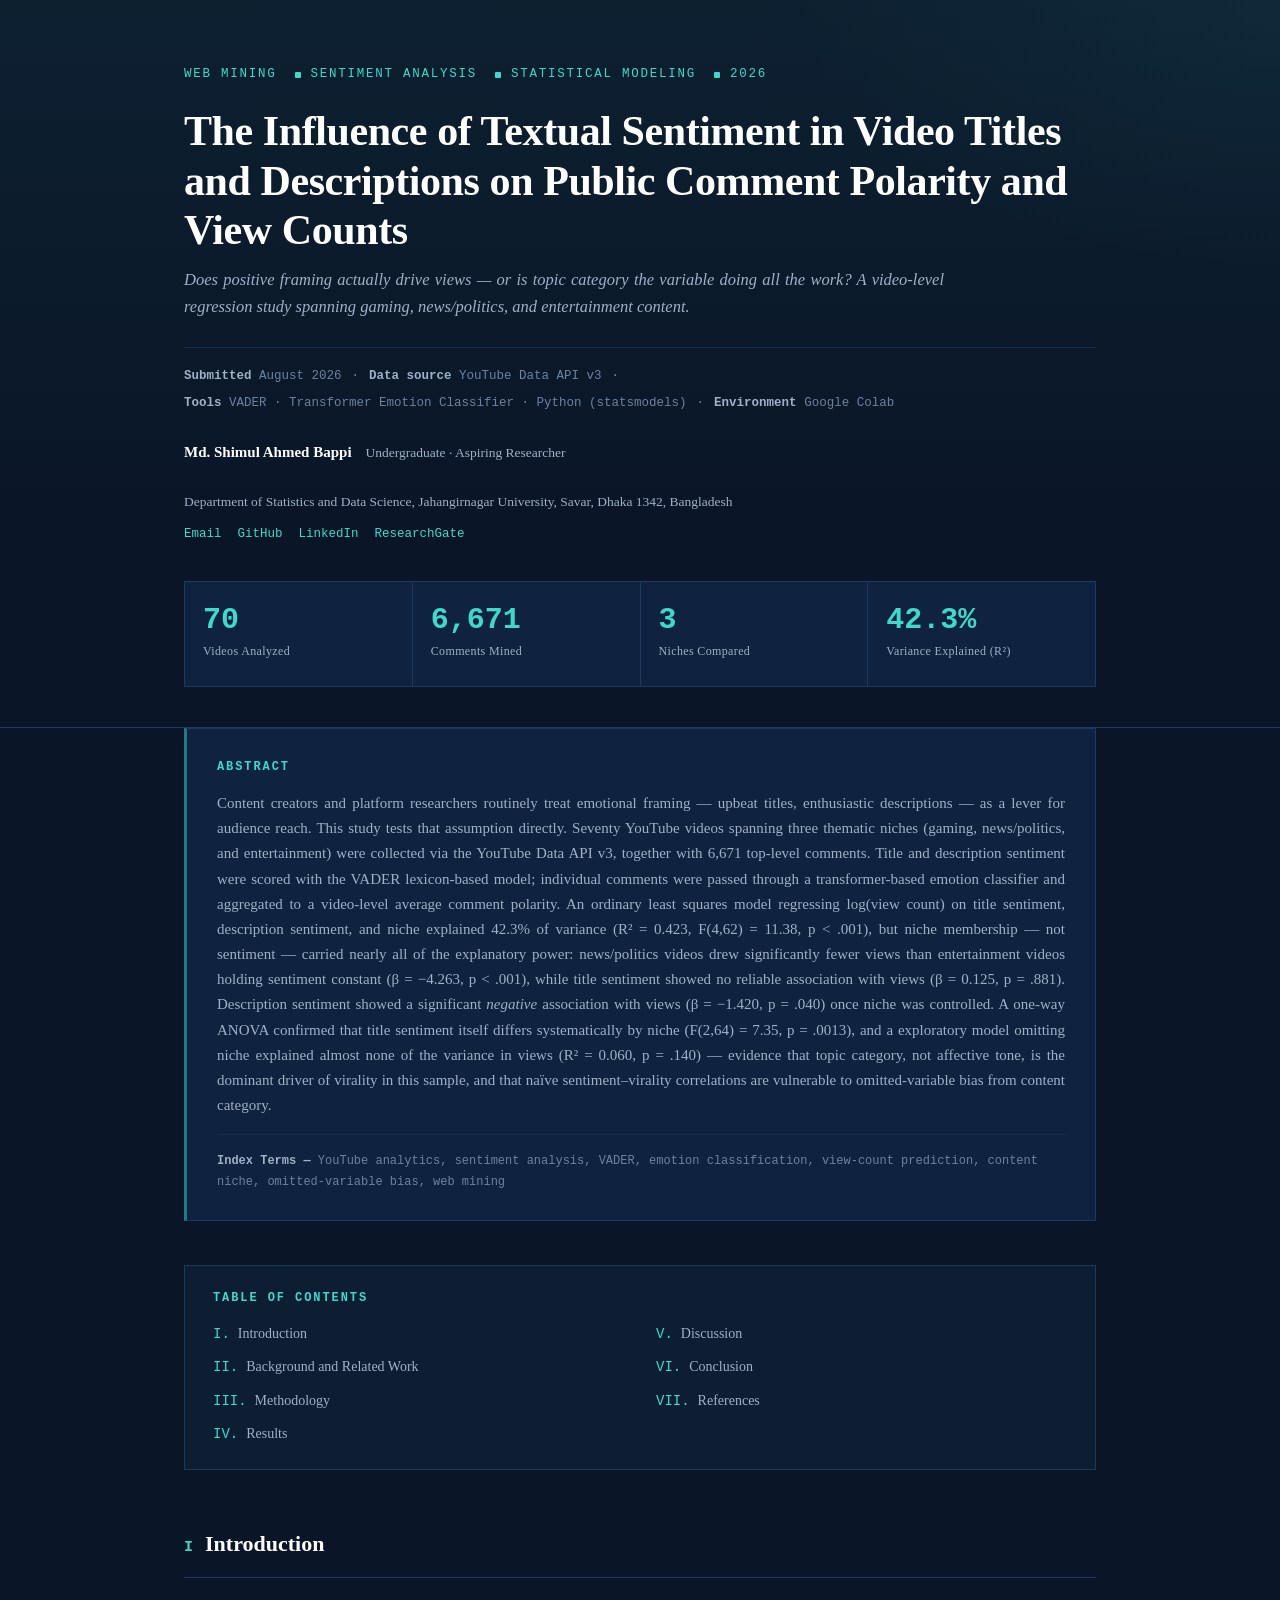
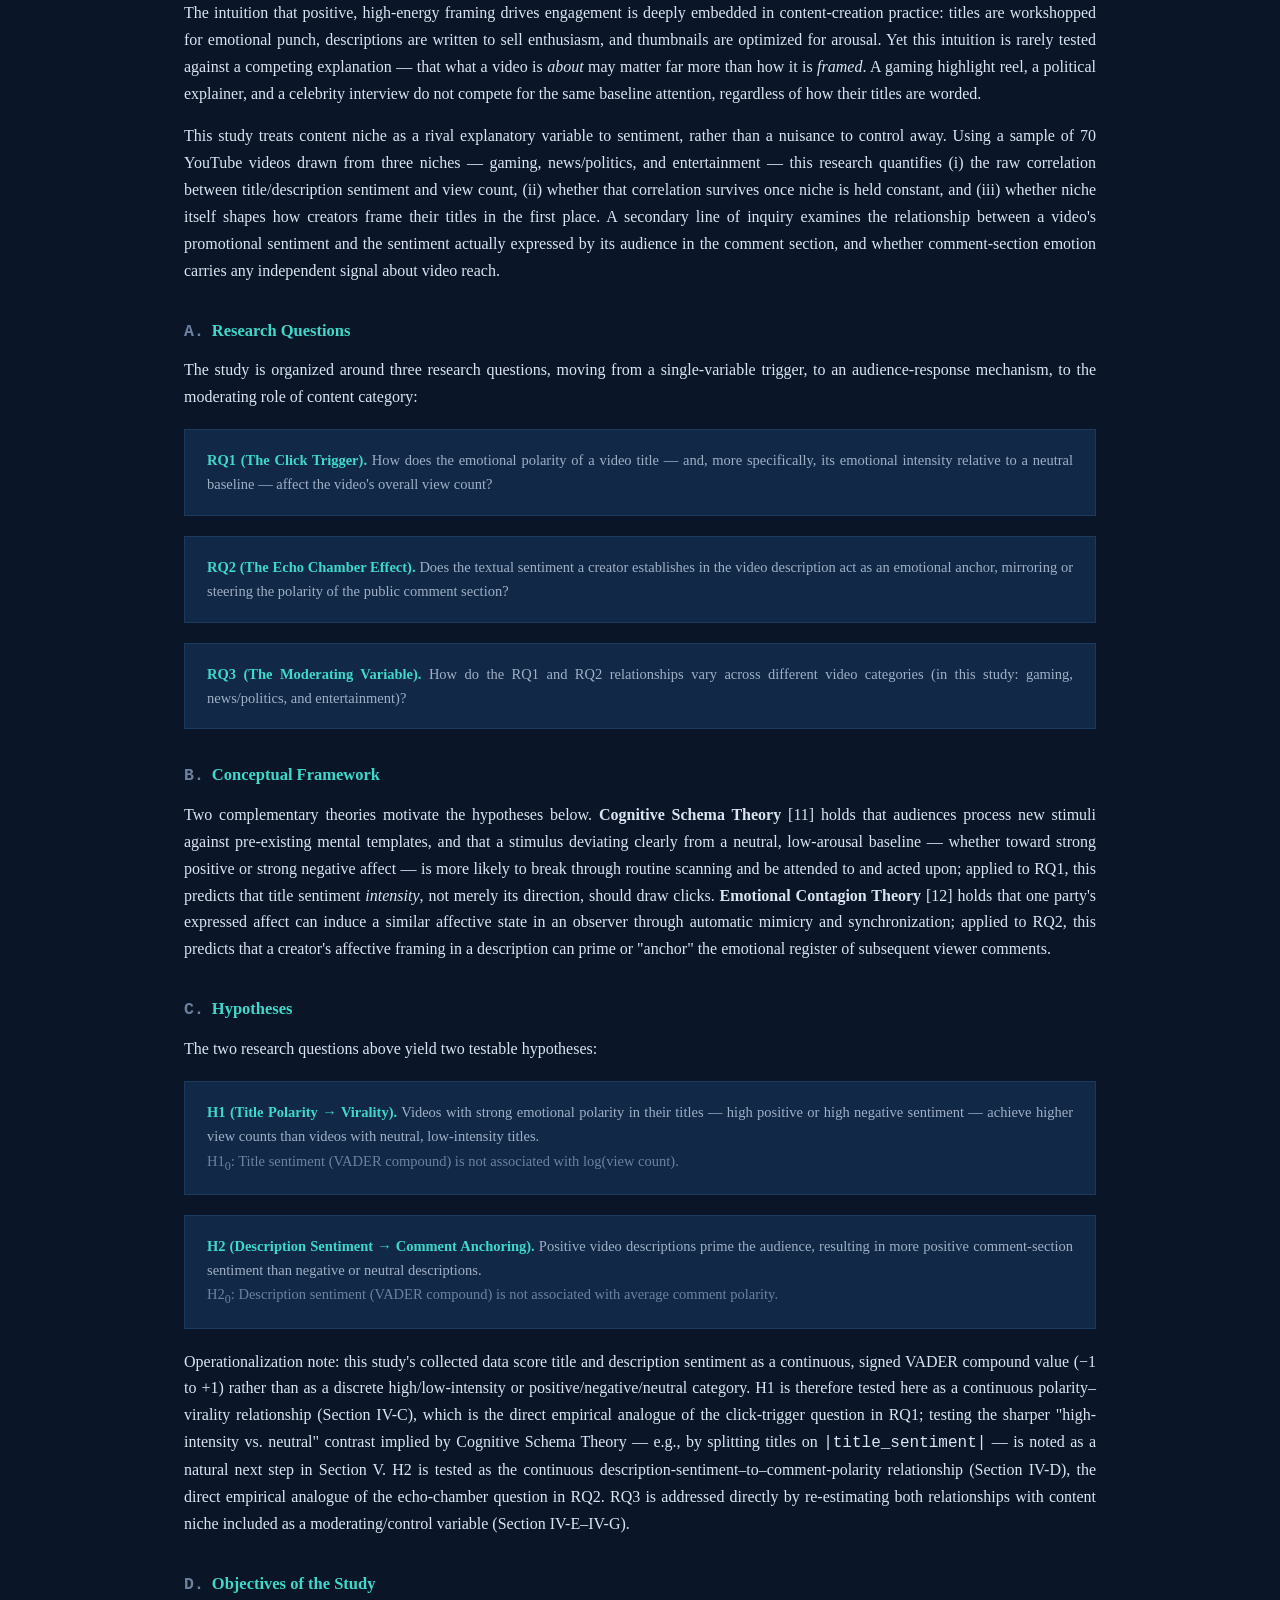
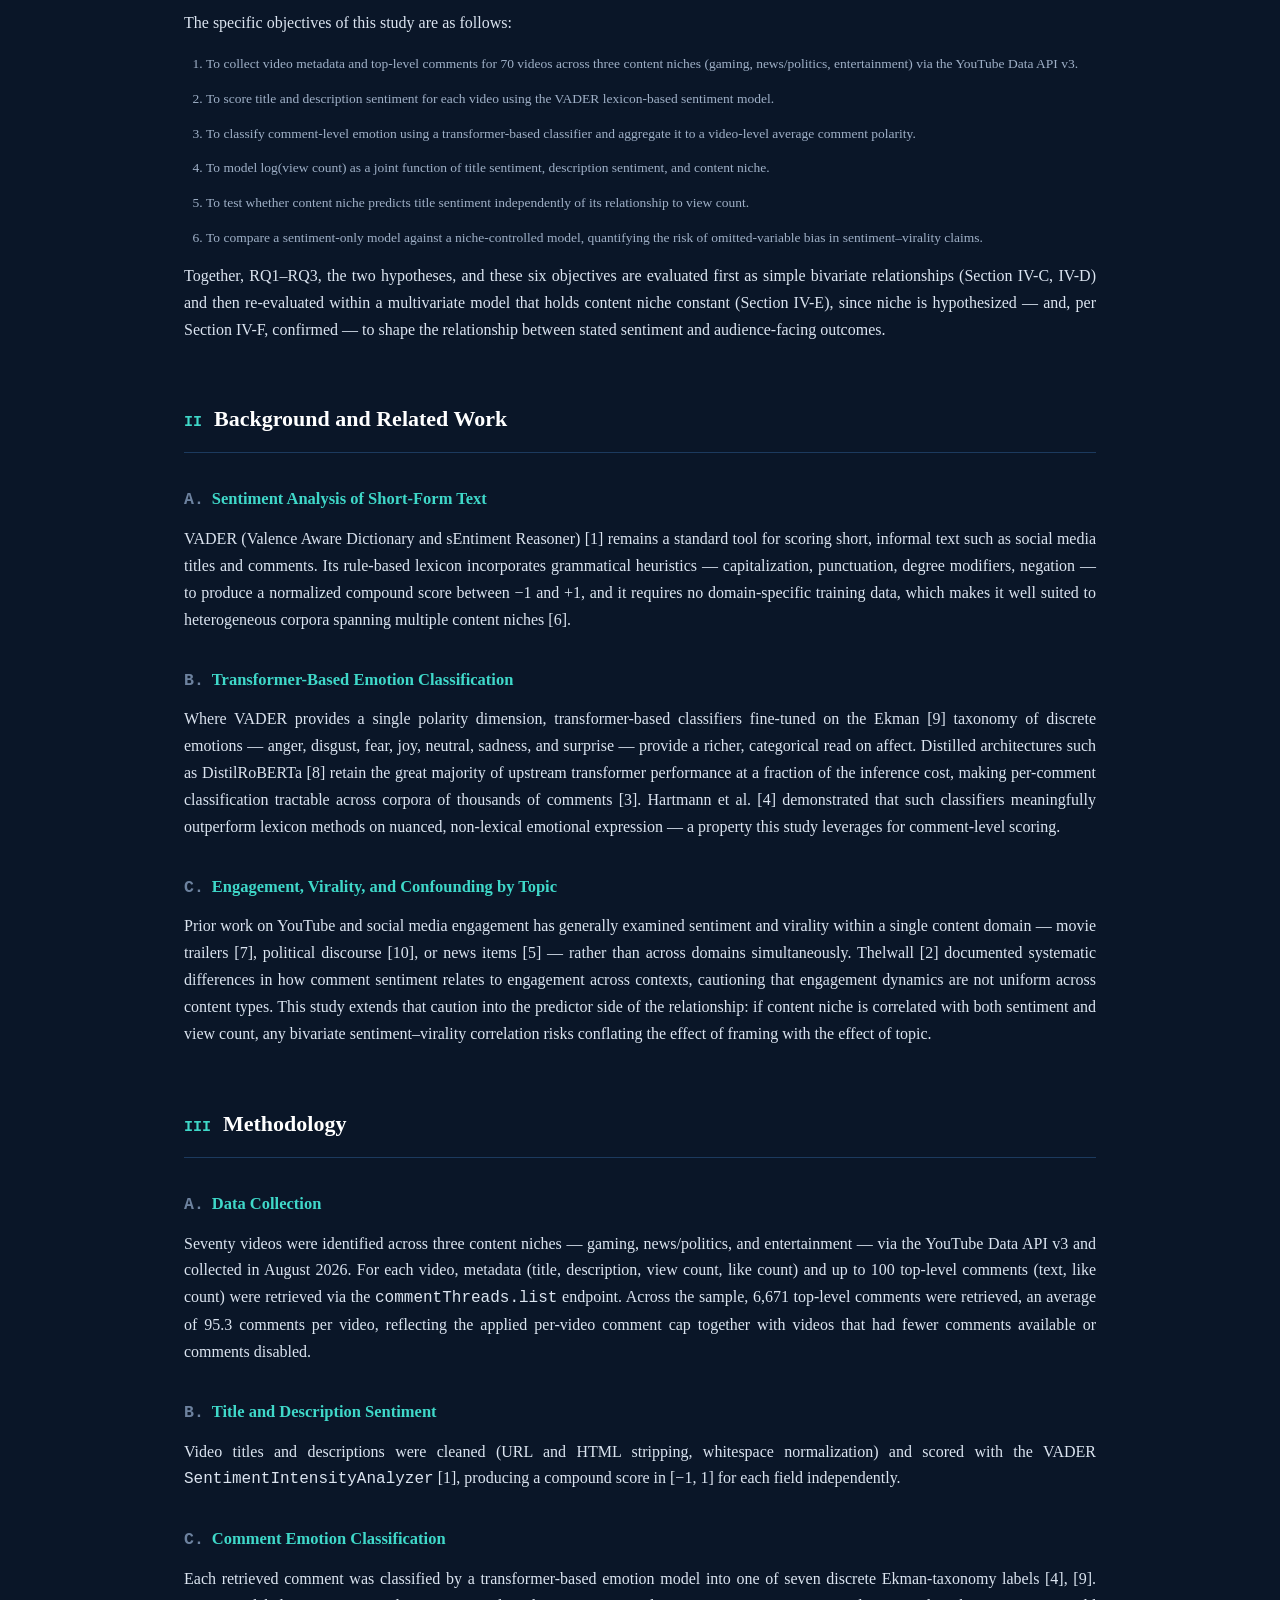
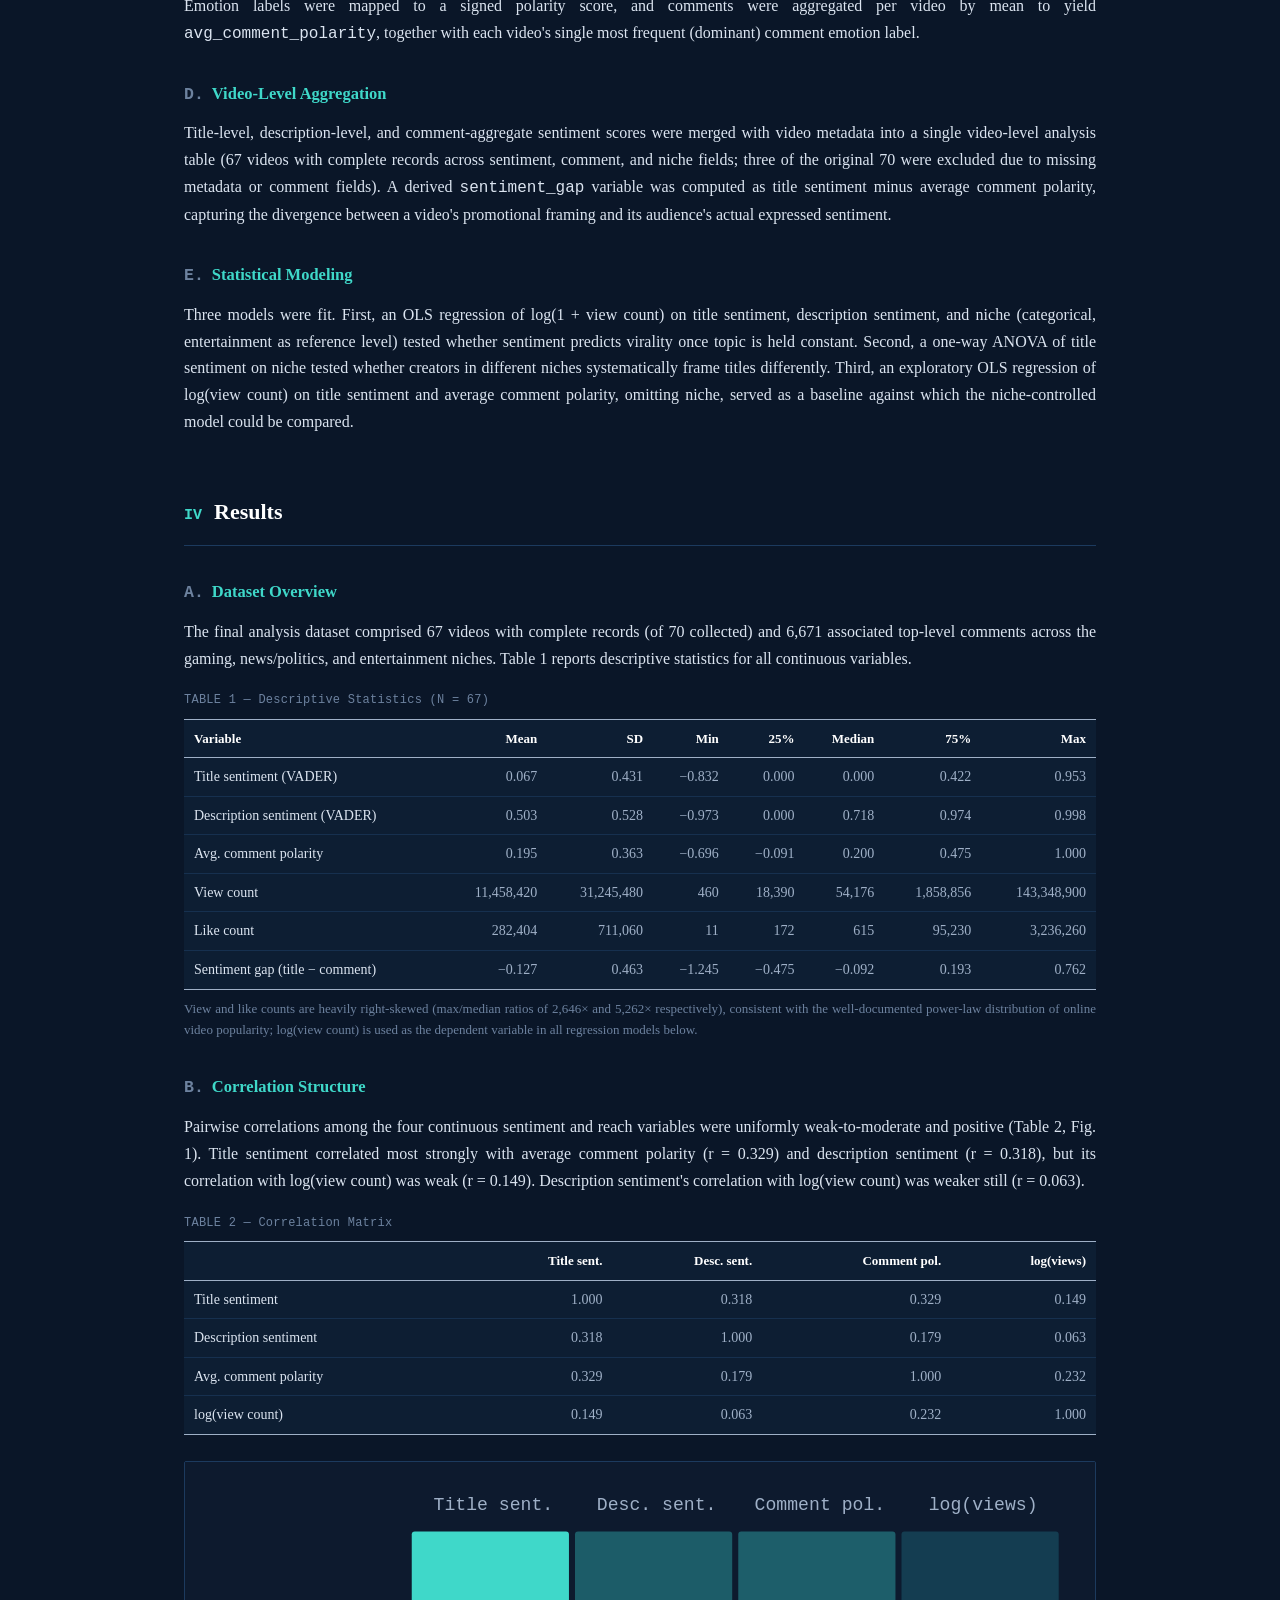
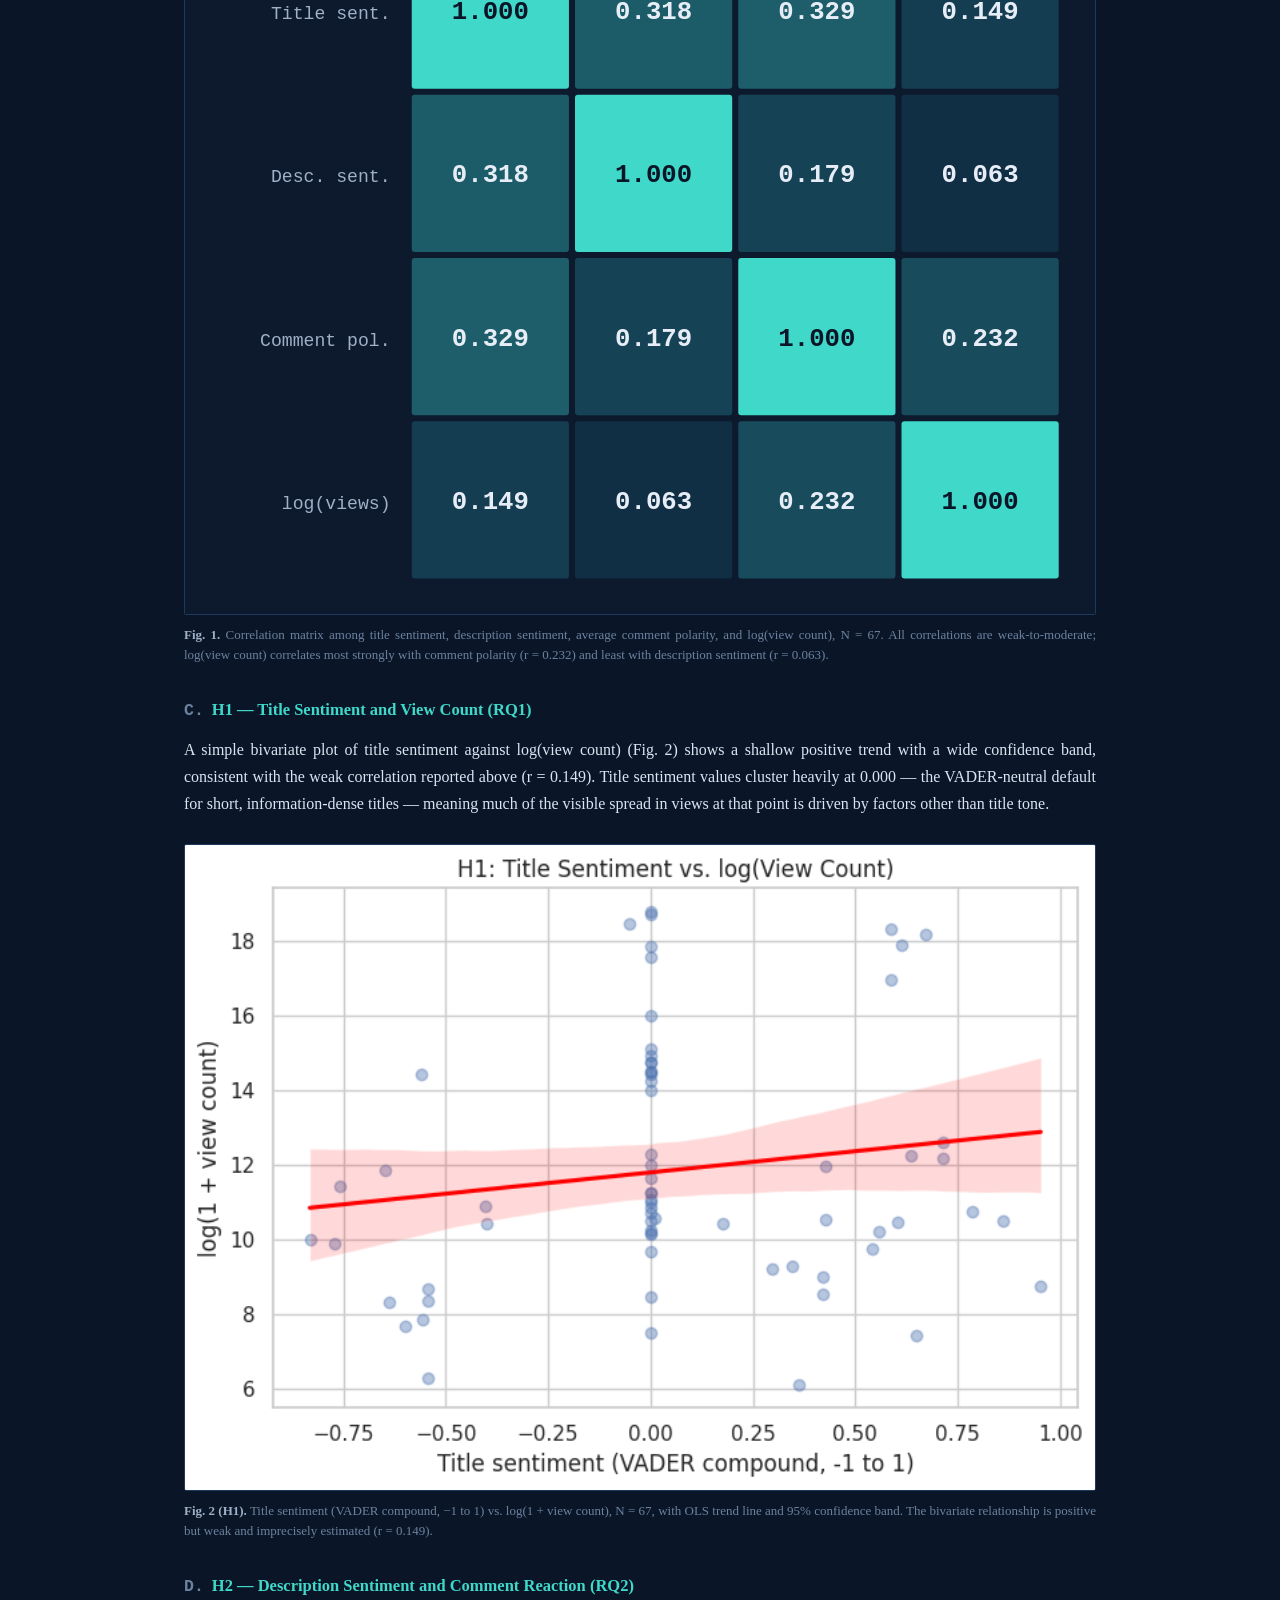
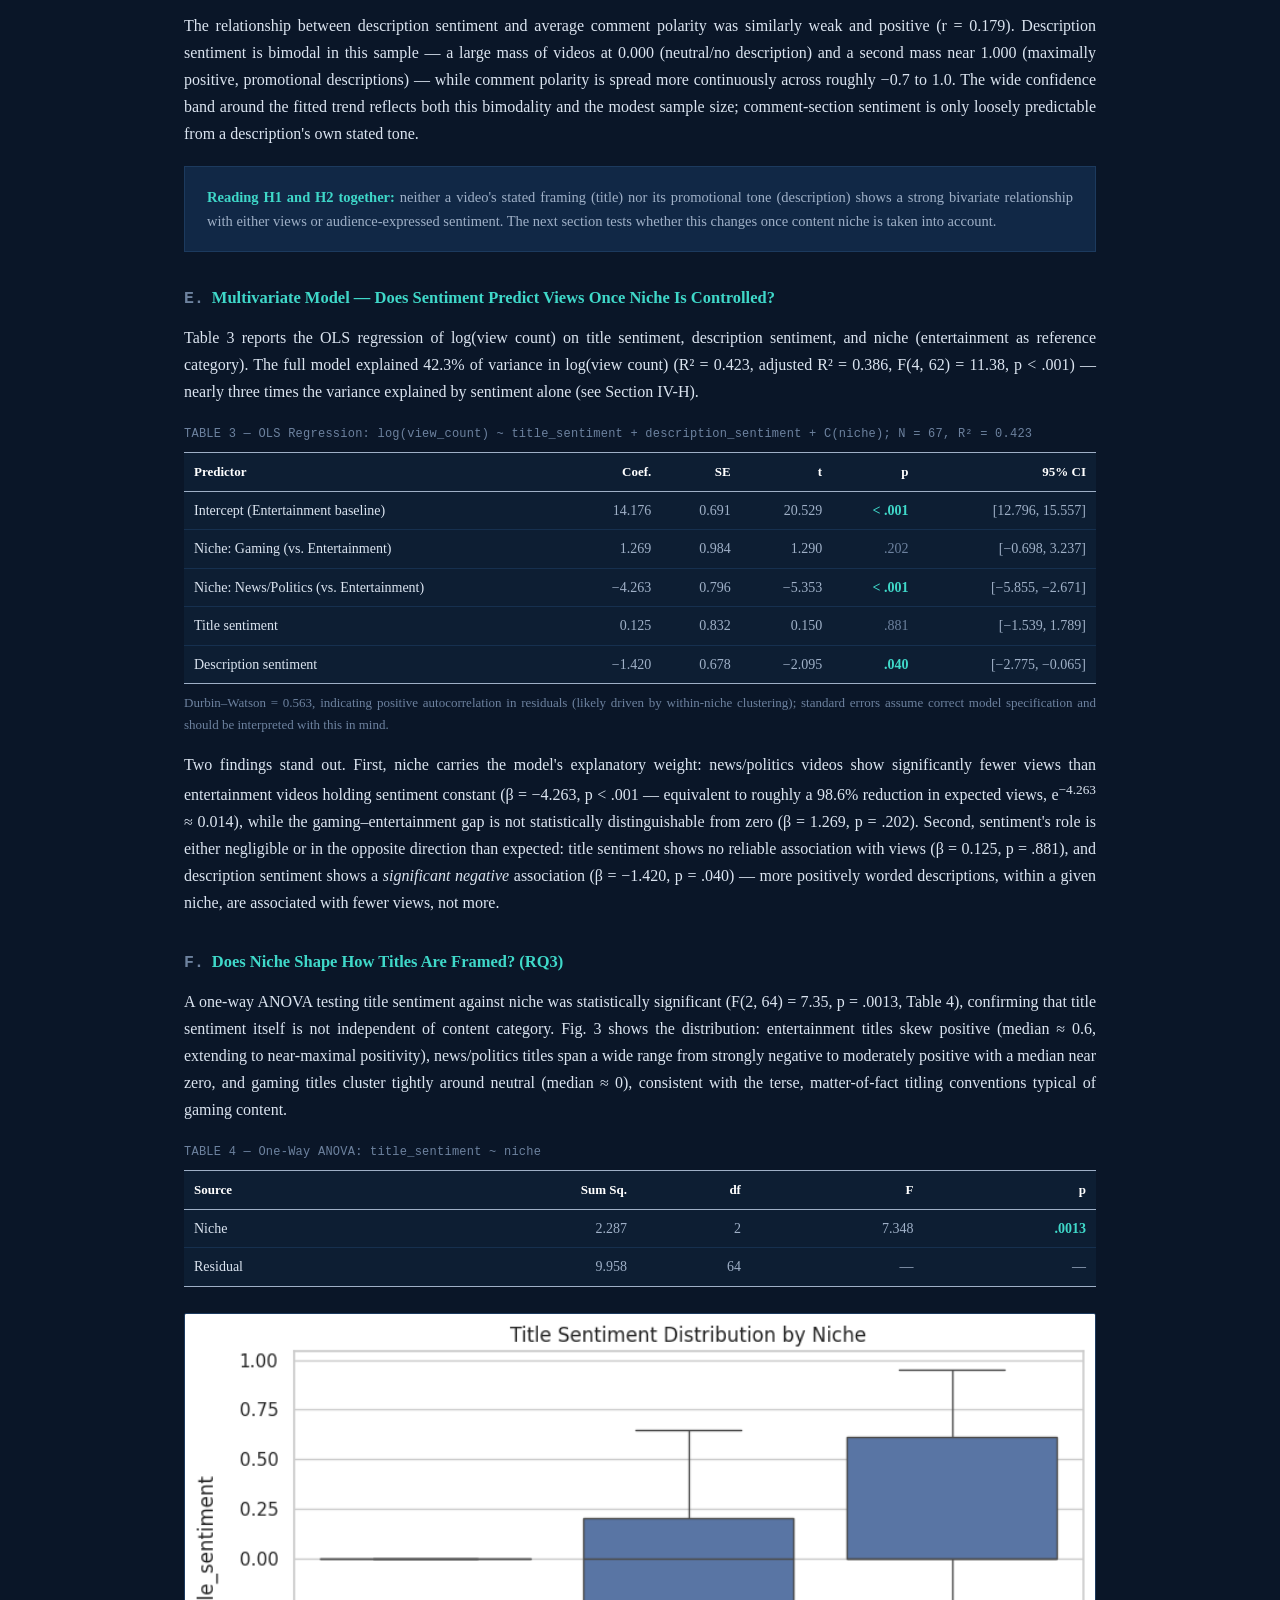
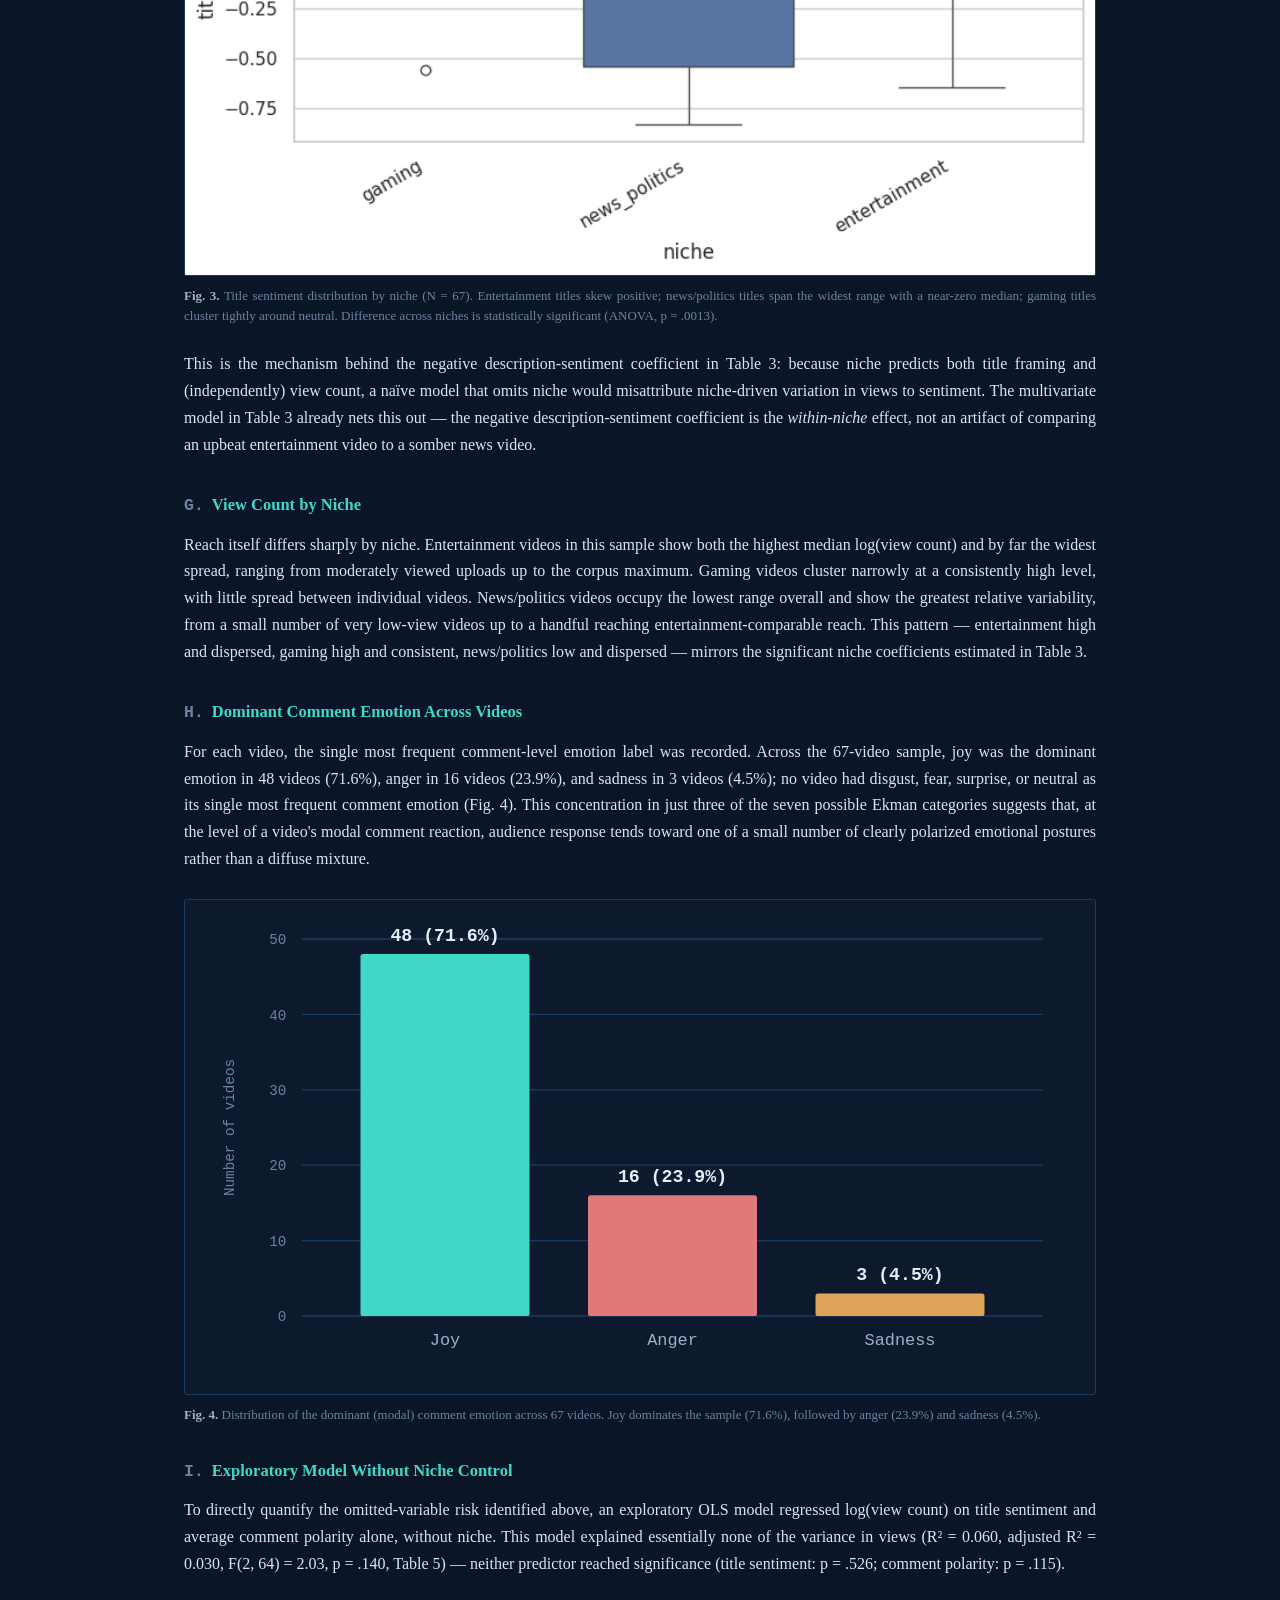
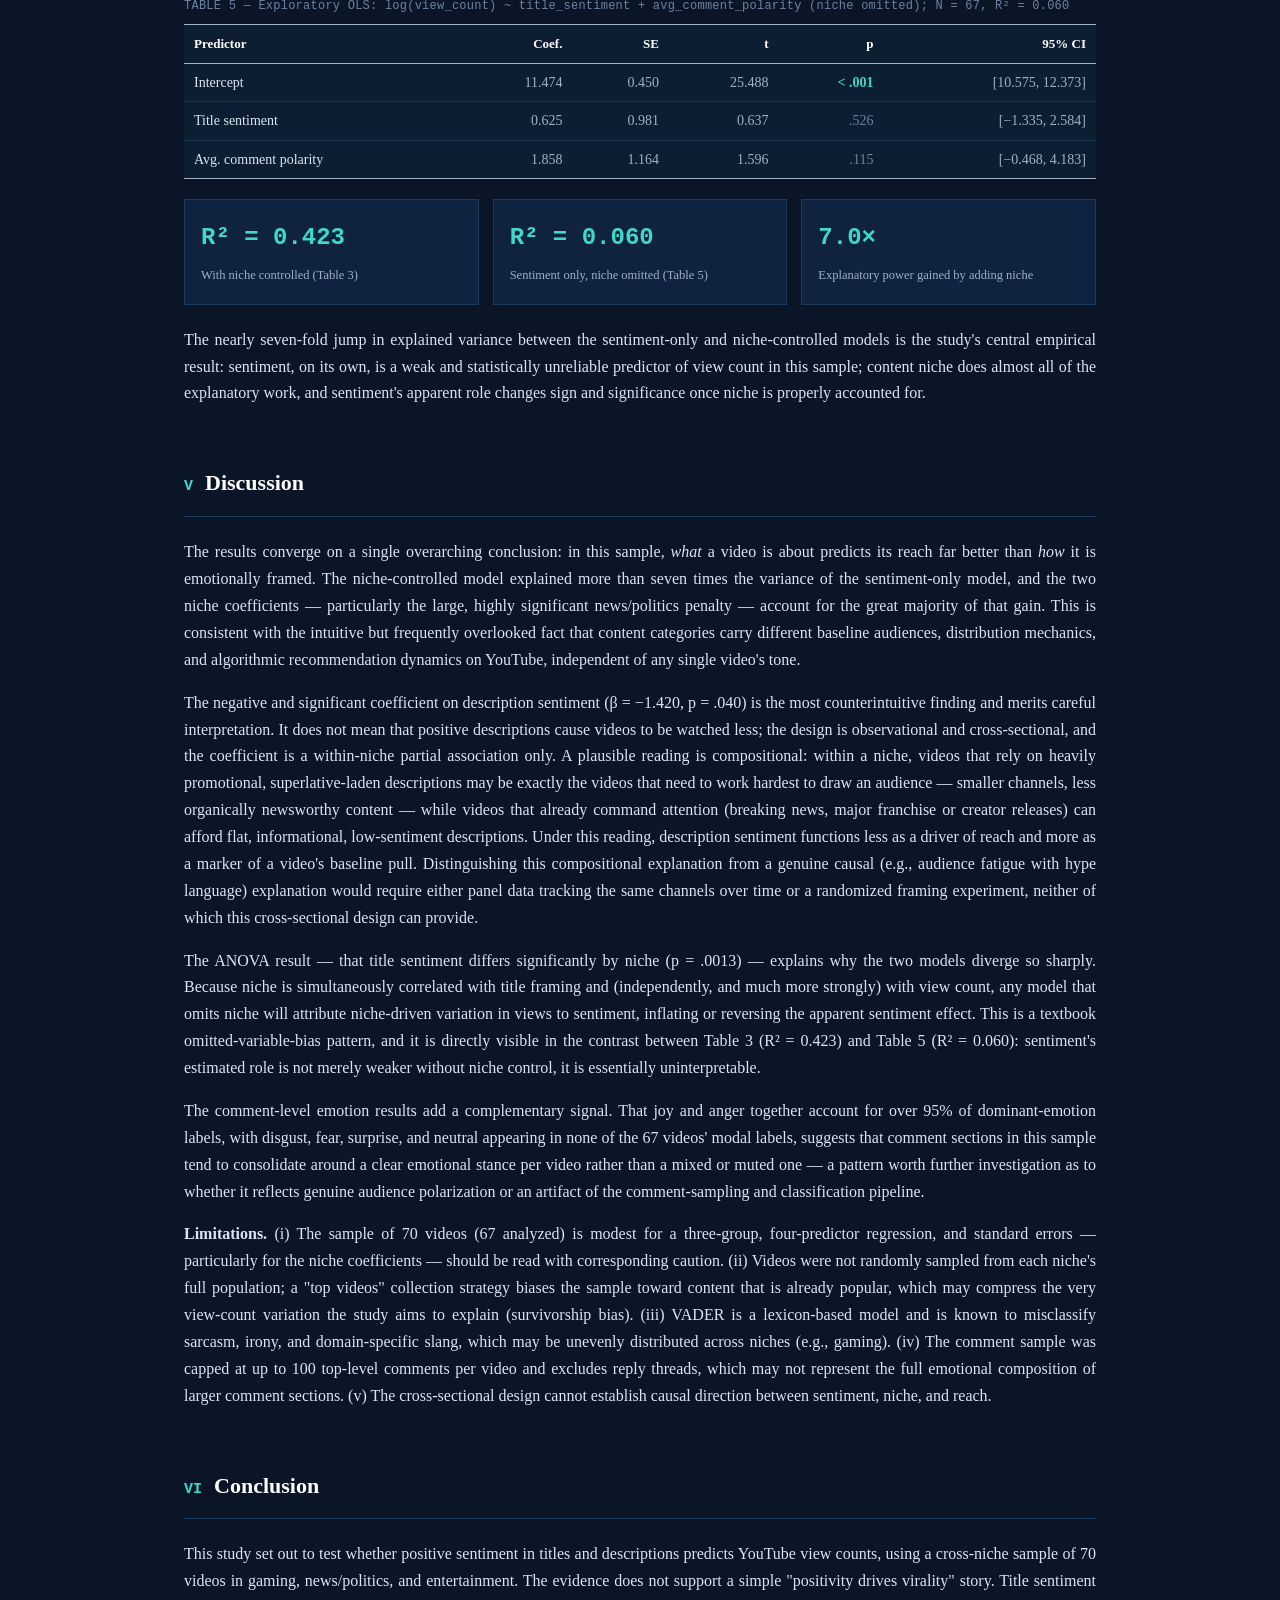
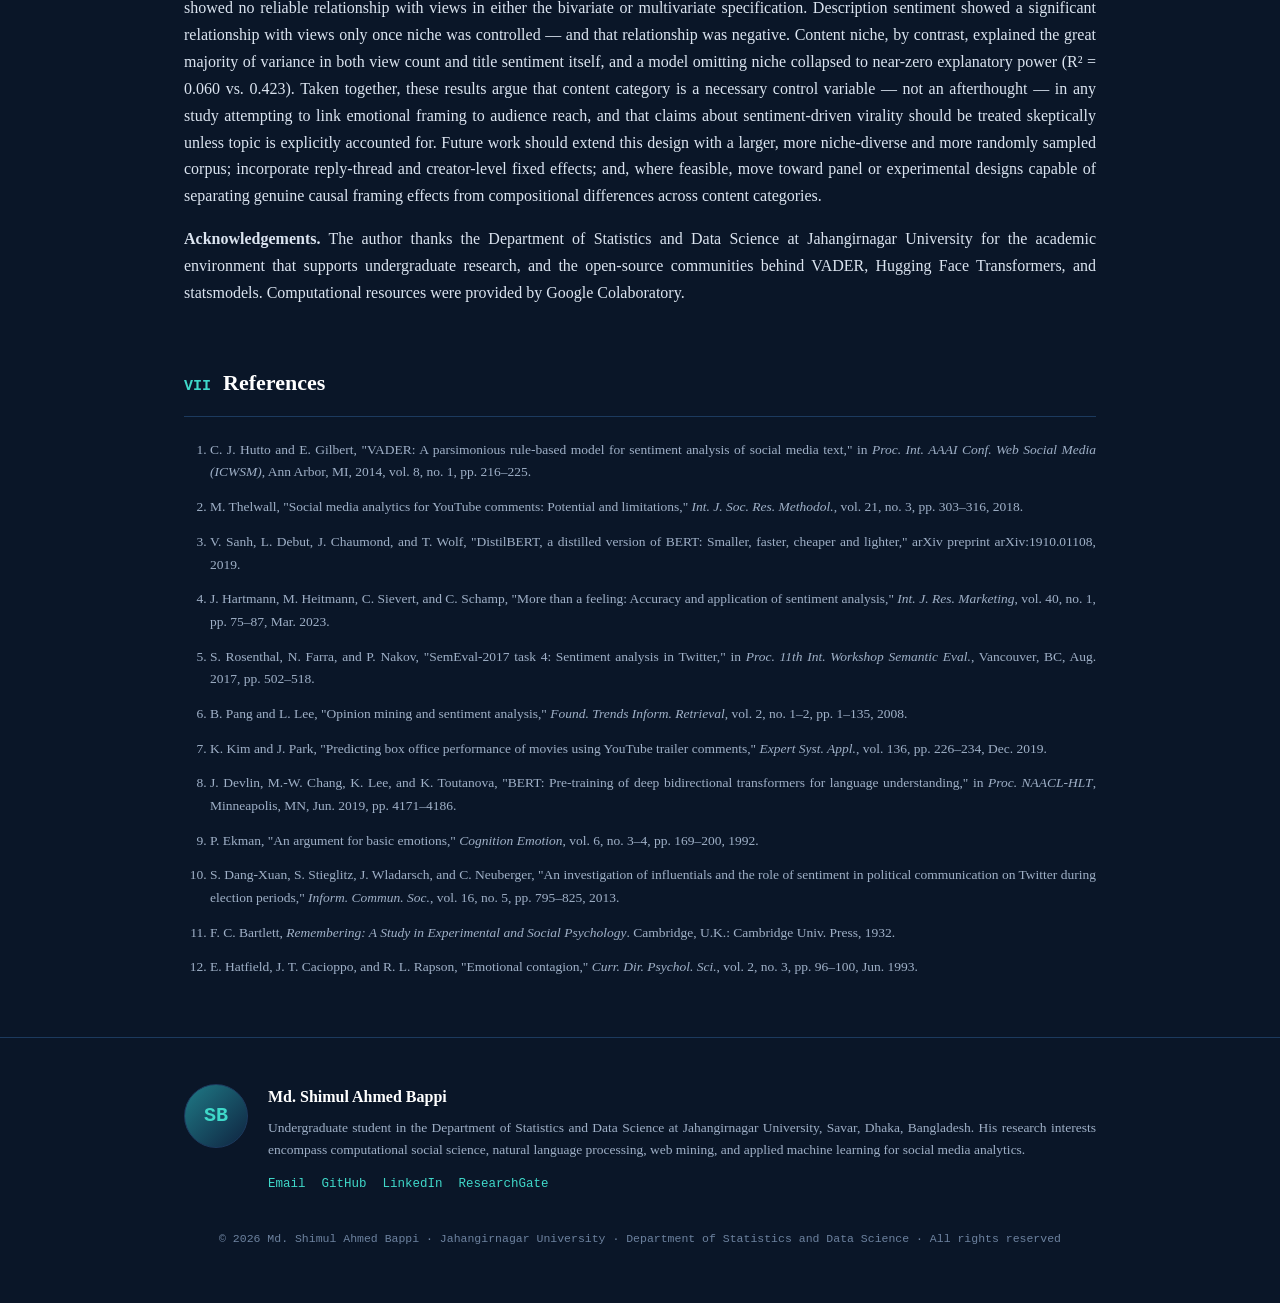
<file: research/Does a positive title actually get you more views.html>
<!DOCTYPE html>
<html lang="en">
<head>
<meta charset="UTF-8">
<meta name="viewport" content="width=device-width, initial-scale=1.0">
<title>The Influence of Textual Sentiment in Video Titles and Descriptions on Public Comment Polarity and View Counts</title>
<meta name="description" content="Cross-niche statistical analysis of title/description sentiment, comment emotion, and view-count virality across 70 YouTube videos in gaming, news/politics, and entertainment.">
<style>
  :root{
    --bg:#0a1628;
    --bg-alt:#0d1e33;
    --card:#0f2340;
    --card-2:#112846;
    --border:#1c3a5e;
    --border-soft:#16304f;
    --text:#e7edf6;
    --text-dim:#9fb0c7;
    --text-faint:#6d829f;
    --cyan:#3fd8c9;
    --cyan-soft:#1f7a86;
    --cyan-glow:rgba(63,216,201,0.14);
    --amber:#e0a458;
    --rose:#e07a7a;
    --serif:Georgia,'Cambria','Times New Roman',Times,serif;
    --mono:'SFMono-Regular',Consolas,'Liberation Mono',Menlo,monospace;
  }
  *{box-sizing:border-box;}
  html{scroll-behavior:smooth;}
  body{
    margin:0;
    background:
      radial-gradient(1100px 620px at 12% -8%, rgba(63,216,201,0.07), transparent 60%),
      radial-gradient(900px 500px at 100% 0%, rgba(63,216,201,0.05), transparent 55%),
      var(--bg);
    color:var(--text);
    font-family:var(--serif);
    line-height:1.68;
    -webkit-font-smoothing:antialiased;
  }
  a{color:var(--cyan);text-decoration:none;}
  a:hover{text-decoration:underline;}
  .wrap{max-width:960px;margin:0 auto;padding:0 24px;}

  /* ===== Header ===== */
  header.hero{
    border-bottom:1px solid var(--border);
    padding:64px 0 40px;
    background:linear-gradient(180deg, rgba(63,216,201,0.05), transparent 70%);
  }
  .eyebrow{
    font-family:var(--mono);
    font-size:12.5px;
    letter-spacing:0.14em;
    text-transform:uppercase;
    color:var(--cyan);
    display:flex;
    flex-wrap:wrap;
    gap:8px 18px;
    margin-bottom:22px;
  }
  .eyebrow span{position:relative;padding-left:16px;}
  .eyebrow span::before{content:"";position:absolute;left:0;top:50%;transform:translateY(-50%);width:6px;height:6px;background:var(--cyan);border-radius:1px;}
  .eyebrow span:first-child{padding-left:0;}
  .eyebrow span:first-child::before{display:none;}

  h1.title{
    font-size:clamp(28px,4.4vw,42px);
    line-height:1.18;
    margin:0 0 10px;
    font-weight:700;
    color:#fff;
    letter-spacing:-0.01em;
  }
  .subtitle{
    font-size:16.5px;
    color:var(--text-dim);
    font-style:italic;
    max-width:760px;
    margin:0 0 26px;
  }
  .meta-line{
    font-family:var(--mono);
    font-size:12.5px;
    color:var(--text-faint);
    border-top:1px solid var(--border-soft);
    padding-top:18px;
    display:flex;
    flex-wrap:wrap;
    gap:6px 10px;
  }
  .meta-line strong{color:var(--text-dim);font-weight:600;}

  .author-block{
    margin-top:26px;
    display:flex;
    flex-wrap:wrap;
    align-items:baseline;
    gap:4px 14px;
    font-size:15px;
  }
  .author-block .name{color:#fff;font-weight:700;}
  .author-block .affil{color:var(--text-dim);font-size:13.5px;}
  .author-links{
    margin-top:10px;
    display:flex;
    gap:16px;
    font-family:var(--mono);
    font-size:12.5px;
  }

  /* ===== Stat cards ===== */
  .stats{
    display:grid;
    grid-template-columns:repeat(4,1fr);
    gap:1px;
    background:var(--border);
    border:1px solid var(--border);
    margin-top:36px;
  }
  .stat{
    background:var(--card);
    padding:22px 18px;
    text-align:left;
  }
  .stat .num{
    font-family:var(--mono);
    font-size:clamp(22px,3vw,30px);
    color:var(--cyan);
    font-weight:600;
    display:block;
    line-height:1.1;
  }
  .stat .label{
    margin-top:8px;
    font-size:12px;
    color:var(--text-dim);
    letter-spacing:0.03em;
  }

  /* ===== Body layout ===== */
  main{padding:52px 0 20px;}
  .abstract{
    background:var(--card);
    border:1px solid var(--border);
    border-left:3px solid var(--cyan-soft);
    padding:28px 30px;
    margin-bottom:44px;
  }
  .abstract h2{
    font-family:var(--mono);
    font-size:12px;
    letter-spacing:0.16em;
    text-transform:uppercase;
    color:var(--cyan);
    margin:0 0 14px;
  }
  .abstract p{margin:0 0 12px;color:var(--text-dim);font-size:15px;}
  .abstract p:last-child{margin-bottom:0;}
  .keywords{
    margin-top:16px;
    padding-top:16px;
    border-top:1px solid var(--border-soft);
    font-family:var(--mono);
    font-size:12px;
    color:var(--text-faint);
  }
  .keywords b{color:var(--text-dim);}

  nav.toc{
    background:var(--bg-alt);
    border:1px solid var(--border);
    padding:22px 28px;
    margin-bottom:56px;
  }
  nav.toc h2{
    font-family:var(--mono);
    font-size:12px;
    letter-spacing:0.16em;
    text-transform:uppercase;
    color:var(--cyan);
    margin:0 0 14px;
  }
  nav.toc ol{
    margin:0;
    padding-left:0;
    list-style:none;
    columns:2;
    column-gap:32px;
  }
  nav.toc li{
    font-size:14px;
    margin-bottom:9px;
    break-inside:avoid;
  }
  nav.toc li a{color:var(--text-dim);}
  nav.toc li a:hover{color:var(--cyan);}
  nav.toc .roman{color:var(--cyan);font-family:var(--mono);margin-right:8px;}

  article section{margin-bottom:58px;}
  h2.sec-title{
    font-size:22px;
    color:#fff;
    margin:0 0 22px;
    display:flex;
    align-items:baseline;
    gap:12px;
    border-bottom:1px solid var(--border);
    padding-bottom:14px;
  }
  h2.sec-title .roman{
    font-family:var(--mono);
    color:var(--cyan);
    font-size:15px;
  }
  h3.sub-title{
    font-size:16.5px;
    color:var(--cyan);
    margin:32px 0 12px;
    font-weight:600;
  }
  h3.sub-title .letter{font-family:var(--mono);margin-right:8px;color:var(--text-faint);}

  p{color:#dbe4f0;font-size:16px;text-align:justify;text-justify:inter-word;}
  article p{margin:0 0 16px;}
  .subtitle{text-align:justify;text-justify:inter-word;}
  .abstract p{text-align:justify;text-justify:inter-word;}
  figcaption{text-align:justify;text-justify:inter-word;}
  .callout{text-align:justify;text-justify:inter-word;}
  .bio p{text-align:justify;text-justify:inter-word;}

  .callout{
    background:var(--card-2);
    border:1px solid var(--border);
    padding:18px 22px;
    margin:18px 0 20px;
    font-size:14.5px;
    color:var(--text-dim);
  }
  .callout b{color:var(--cyan);}

  /* ===== Result stat trio ===== */
  .trio{
    display:grid;
    grid-template-columns:repeat(3,1fr);
    gap:14px;
    margin:20px 0 22px;
  }
  .trio .card{
    background:var(--card);
    border:1px solid var(--border);
    padding:18px 16px;
  }
  .trio .card .n{font-family:var(--mono);color:var(--cyan);font-size:24px;font-weight:600;}
  .trio .card .d{font-size:12.5px;color:var(--text-dim);margin-top:6px;}

  /* ===== Tables ===== */
  .table-wrap{overflow-x:auto;margin:18px 0 8px;}
  table{
    width:100%;
    border-collapse:collapse;
    font-family:var(--serif);
    font-size:14px;
    background:var(--bg-alt);
  }
  table caption{
    caption-side:top;
    text-align:left;
    font-family:var(--mono);
    font-size:12px;
    color:var(--text-faint);
    padding-bottom:8px;
    letter-spacing:0.02em;
  }
  thead th{
    border-top:1.5px solid var(--text-dim);
    border-bottom:1px solid var(--text-dim);
    padding:8px 10px;
    text-align:right;
    font-weight:700;
    color:#fff;
    font-size:13px;
  }
  thead th:first-child{text-align:left;}
  tbody td{
    padding:7px 10px;
    text-align:right;
    border-bottom:1px solid var(--border-soft);
    color:var(--text-dim);
    font-variant-numeric:tabular-nums;
  }
  tbody td:first-child{text-align:left;color:#dbe4f0;}
  tbody tr:last-child td{border-bottom:1.5px solid var(--text-dim);}
  tbody td.sig{color:var(--cyan);font-weight:700;}
  tbody td.nsig{color:var(--text-faint);}

  /* ===== Figures ===== */
  figure{margin:26px 0;}
  figure img,figure svg{
    width:100%;
    height:auto;
    display:block;
    background:#0d1a2e;
    border:1px solid var(--border);
    border-radius:2px;
  }
  figcaption{
    font-size:13px;
    color:var(--text-faint);
    margin-top:10px;
    line-height:1.5;
  }
  figcaption b{color:var(--text-dim);}
  .fig-grid{display:grid;grid-template-columns:1fr 1fr;gap:22px;}

  ol.refs{
    padding-left:26px;
    font-size:13.5px;
    color:var(--text-dim);
  }
  ol.refs li{margin-bottom:12px;text-align:justify;text-justify:inter-word;}

  /* ===== Footer / bio ===== */
  footer{
    border-top:1px solid var(--border);
    padding:46px 0 60px;
    margin-top:20px;
  }
  .bio{
    display:grid;
    grid-template-columns:64px 1fr;
    gap:20px;
    align-items:start;
  }
  .bio .avatar{
    width:64px;height:64px;border-radius:50%;
    background:linear-gradient(135deg,var(--cyan-soft),var(--card));
    display:flex;align-items:center;justify-content:center;
    font-family:var(--mono);color:var(--cyan);font-weight:700;font-size:20px;
    border:1px solid var(--border);
  }
  .bio h3{margin:0 0 6px;color:#fff;font-size:16px;}
  .bio p{font-size:13.5px;color:var(--text-dim);margin:0 0 12px;}
  .bio .links{display:flex;gap:16px;font-family:var(--mono);font-size:12.5px;flex-wrap:wrap;}
  .copyright{
    font-family:var(--mono);
    font-size:11.5px;
    color:var(--text-faint);
    margin-top:34px;
    text-align:center;
  }

  @media (max-width:720px){
    .stats{grid-template-columns:repeat(2,1fr);}
    nav.toc ol{columns:1;}
    .fig-grid{grid-template-columns:1fr;}
    .trio{grid-template-columns:1fr;}
    .bio{grid-template-columns:48px 1fr;}
    header.hero{padding:44px 0 32px;}
    main{padding:38px 0 20px;}
  }
  @media (prefers-reduced-motion:reduce){
    html{scroll-behavior:auto;}
  }
</style>
</head>
<body>

<header class="hero">
  <div class="wrap">
    <div class="eyebrow">
      <span>Web Mining</span>
      <span>Sentiment Analysis</span>
      <span>Statistical Modeling</span>
      <span>2026</span>
    </div>
    <h1 class="title">The Influence of Textual Sentiment in Video Titles and Descriptions on Public Comment Polarity and View Counts</h1>
    <p class="subtitle">Does positive framing actually drive views — or is topic category the variable doing all the work? A video-level regression study spanning gaming, news/politics, and entertainment content.</p>
    <div class="meta-line">
      <span><strong>Submitted</strong> August 2026</span>
      <span>·</span>
      <span><strong>Data source</strong> YouTube Data API v3</span>
      <span>·</span>
      <span><strong>Tools</strong> VADER · Transformer Emotion Classifier · Python (statsmodels)</span>
      <span>·</span>
      <span><strong>Environment</strong> Google Colab</span>
    </div>
    <div class="author-block">
      <span class="name">Md. Shimul Ahmed Bappi</span>
      <span class="affil">Undergraduate · Aspiring Researcher</span>
    </div>
    <div class="author-block">
      <span class="affil">Department of Statistics and Data Science, Jahangirnagar University, Savar, Dhaka 1342, Bangladesh</span>
    </div>
    <div class="author-links">
      <a href="mailto:shimulbappi.sds49@gmail.com">Email</a>
      <a href="https://github.com/Shimul-Bappi" target="_blank" rel="noopener">GitHub</a>
      <a href="https://www.linkedin.com/in/shimul-bappi" target="_blank" rel="noopener">LinkedIn</a>
      <a href="https://www.researchgate.net/profile/Md-Bappi-2" target="_blank" rel="noopener">ResearchGate</a>
    </div>

    <div class="stats">
      <div class="stat"><span class="num">70</span><span class="label">Videos Analyzed</span></div>
      <div class="stat"><span class="num">6,671</span><span class="label">Comments Mined</span></div>
      <div class="stat"><span class="num">3</span><span class="label">Niches Compared</span></div>
      <div class="stat"><span class="num">42.3%</span><span class="label">Variance Explained (R²)</span></div>
    </div>
  </div>
</header>

<main class="wrap">

  <div class="abstract">
    <h2>Abstract</h2>
    <p>Content creators and platform researchers routinely treat emotional framing — upbeat titles, enthusiastic descriptions — as a lever for audience reach. This study tests that assumption directly. Seventy YouTube videos spanning three thematic niches (gaming, news/politics, and entertainment) were collected via the YouTube Data API v3, together with 6,671 top-level comments. Title and description sentiment were scored with the VADER lexicon-based model; individual comments were passed through a transformer-based emotion classifier and aggregated to a video-level average comment polarity. An ordinary least squares model regressing log(view count) on title sentiment, description sentiment, and niche explained 42.3% of variance (R² = 0.423, F(4,62) = 11.38, p &lt; .001), but niche membership — not sentiment — carried nearly all of the explanatory power: news/politics videos drew significantly fewer views than entertainment videos holding sentiment constant (β = −4.263, p &lt; .001), while title sentiment showed no reliable association with views (β = 0.125, p = .881). Description sentiment showed a significant <em>negative</em> association with views (β = −1.420, p = .040) once niche was controlled. A one-way ANOVA confirmed that title sentiment itself differs systematically by niche (F(2,64) = 7.35, p = .0013), and a exploratory model omitting niche explained almost none of the variance in views (R² = 0.060, p = .140) — evidence that topic category, not affective tone, is the dominant driver of virality in this sample, and that naïve sentiment–virality correlations are vulnerable to omitted-variable bias from content category.</p>
    <div class="keywords"><b>Index Terms —</b> YouTube analytics, sentiment analysis, VADER, emotion classification, view-count prediction, content niche, omitted-variable bias, web mining</div>
  </div>

  <nav class="toc">
    <h2>Table of Contents</h2>
    <ol>
      <li><span class="roman">I.</span><a href="#intro">Introduction</a></li>
      <li><span class="roman">II.</span><a href="#background">Background and Related Work</a></li>
      <li><span class="roman">III.</span><a href="#methodology">Methodology</a></li>
      <li><span class="roman">IV.</span><a href="#results">Results</a></li>
      <li><span class="roman">V.</span><a href="#discussion">Discussion</a></li>
      <li><span class="roman">VI.</span><a href="#conclusion">Conclusion</a></li>
      <li><span class="roman">VII.</span><a href="#references">References</a></li>
    </ol>
  </nav>

  <article>

    <section id="intro">
      <h2 class="sec-title"><span class="roman">I</span> Introduction</h2>
      <p>The intuition that positive, high-energy framing drives engagement is deeply embedded in content-creation practice: titles are workshopped for emotional punch, descriptions are written to sell enthusiasm, and thumbnails are optimized for arousal. Yet this intuition is rarely tested against a competing explanation — that what a video is <em>about</em> may matter far more than how it is <em>framed</em>. A gaming highlight reel, a political explainer, and a celebrity interview do not compete for the same baseline attention, regardless of how their titles are worded.</p>
      <p>This study treats content niche as a rival explanatory variable to sentiment, rather than a nuisance to control away. Using a sample of 70 YouTube videos drawn from three niches — gaming, news/politics, and entertainment — this research quantifies (i) the raw correlation between title/description sentiment and view count, (ii) whether that correlation survives once niche is held constant, and (iii) whether niche itself shapes how creators frame their titles in the first place. A secondary line of inquiry examines the relationship between a video's promotional sentiment and the sentiment actually expressed by its audience in the comment section, and whether comment-section emotion carries any independent signal about video reach.</p>

      <h3 class="sub-title"><span class="letter">A.</span>Research Questions</h3>
      <p>The study is organized around three research questions, moving from a single-variable trigger, to an audience-response mechanism, to the moderating role of content category:</p>
      <div class="callout">
        <b>RQ1 (The Click Trigger).</b> How does the emotional polarity of a video title — and, more specifically, its emotional intensity relative to a neutral baseline — affect the video's overall view count?
      </div>
      <div class="callout">
        <b>RQ2 (The Echo Chamber Effect).</b> Does the textual sentiment a creator establishes in the video description act as an emotional anchor, mirroring or steering the polarity of the public comment section?
      </div>
      <div class="callout">
        <b>RQ3 (The Moderating Variable).</b> How do the RQ1 and RQ2 relationships vary across different video categories (in this study: gaming, news/politics, and entertainment)?
      </div>

      <h3 class="sub-title"><span class="letter">B.</span>Conceptual Framework</h3>
      <p>Two complementary theories motivate the hypotheses below. <b>Cognitive Schema Theory</b> [11] holds that audiences process new stimuli against pre-existing mental templates, and that a stimulus deviating clearly from a neutral, low-arousal baseline — whether toward strong positive or strong negative affect — is more likely to break through routine scanning and be attended to and acted upon; applied to RQ1, this predicts that title sentiment <em>intensity</em>, not merely its direction, should draw clicks. <b>Emotional Contagion Theory</b> [12] holds that one party's expressed affect can induce a similar affective state in an observer through automatic mimicry and synchronization; applied to RQ2, this predicts that a creator's affective framing in a description can prime or "anchor" the emotional register of subsequent viewer comments.</p>

      <h3 class="sub-title"><span class="letter">C.</span>Hypotheses</h3>
      <p>The two research questions above yield two testable hypotheses:</p>
      <div class="callout">
        <b>H1 (Title Polarity → Virality).</b> Videos with strong emotional polarity in their titles — high positive or high negative sentiment — achieve higher view counts than videos with neutral, low-intensity titles.<br>
        <span style="color:var(--text-faint);">H1<sub>0</sub>: Title sentiment (VADER compound) is not associated with log(view count).</span>
      </div>
      <div class="callout">
        <b>H2 (Description Sentiment → Comment Anchoring).</b> Positive video descriptions prime the audience, resulting in more positive comment-section sentiment than negative or neutral descriptions.<br>
        <span style="color:var(--text-faint);">H2<sub>0</sub>: Description sentiment (VADER compound) is not associated with average comment polarity.</span>
      </div>
      <p>Operationalization note: this study's collected data score title and description sentiment as a continuous, signed VADER compound value (−1 to +1) rather than as a discrete high/low-intensity or positive/negative/neutral category. H1 is therefore tested here as a continuous polarity–virality relationship (Section IV-C), which is the direct empirical analogue of the click-trigger question in RQ1; testing the sharper "high-intensity vs. neutral" contrast implied by Cognitive Schema Theory — e.g., by splitting titles on <code>|title_sentiment|</code> — is noted as a natural next step in Section V. H2 is tested as the continuous description-sentiment–to–comment-polarity relationship (Section IV-D), the direct empirical analogue of the echo-chamber question in RQ2. RQ3 is addressed directly by re-estimating both relationships with content niche included as a moderating/control variable (Section IV-E–IV-G).</p>

      <h3 class="sub-title"><span class="letter">D.</span>Objectives of the Study</h3>
      <p>The specific objectives of this study are as follows:</p>
      <ol class="refs" style="padding-left:22px;">
        <li>To collect video metadata and top-level comments for 70 videos across three content niches (gaming, news/politics, entertainment) via the YouTube Data API v3.</li>
        <li>To score title and description sentiment for each video using the VADER lexicon-based sentiment model.</li>
        <li>To classify comment-level emotion using a transformer-based classifier and aggregate it to a video-level average comment polarity.</li>
        <li>To model log(view count) as a joint function of title sentiment, description sentiment, and content niche.</li>
        <li>To test whether content niche predicts title sentiment independently of its relationship to view count.</li>
        <li>To compare a sentiment-only model against a niche-controlled model, quantifying the risk of omitted-variable bias in sentiment–virality claims.</li>
      </ol>
      <p>Together, RQ1–RQ3, the two hypotheses, and these six objectives are evaluated first as simple bivariate relationships (Section IV-C, IV-D) and then re-evaluated within a multivariate model that holds content niche constant (Section IV-E), since niche is hypothesized — and, per Section IV-F, confirmed — to shape the relationship between stated sentiment and audience-facing outcomes.</p>
    </section>

    <section id="background">
      <h2 class="sec-title"><span class="roman">II</span> Background and Related Work</h2>
      <h3 class="sub-title"><span class="letter">A.</span>Sentiment Analysis of Short-Form Text</h3>
      <p>VADER (Valence Aware Dictionary and sEntiment Reasoner) [1] remains a standard tool for scoring short, informal text such as social media titles and comments. Its rule-based lexicon incorporates grammatical heuristics — capitalization, punctuation, degree modifiers, negation — to produce a normalized compound score between −1 and +1, and it requires no domain-specific training data, which makes it well suited to heterogeneous corpora spanning multiple content niches [6].</p>
      <h3 class="sub-title"><span class="letter">B.</span>Transformer-Based Emotion Classification</h3>
      <p>Where VADER provides a single polarity dimension, transformer-based classifiers fine-tuned on the Ekman [9] taxonomy of discrete emotions — anger, disgust, fear, joy, neutral, sadness, and surprise — provide a richer, categorical read on affect. Distilled architectures such as DistilRoBERTa [8] retain the great majority of upstream transformer performance at a fraction of the inference cost, making per-comment classification tractable across corpora of thousands of comments [3]. Hartmann et al. [4] demonstrated that such classifiers meaningfully outperform lexicon methods on nuanced, non-lexical emotional expression — a property this study leverages for comment-level scoring.</p>
      <h3 class="sub-title"><span class="letter">C.</span>Engagement, Virality, and Confounding by Topic</h3>
      <p>Prior work on YouTube and social media engagement has generally examined sentiment and virality within a single content domain — movie trailers [7], political discourse [10], or news items [5] — rather than across domains simultaneously. Thelwall [2] documented systematic differences in how comment sentiment relates to engagement across contexts, cautioning that engagement dynamics are not uniform across content types. This study extends that caution into the predictor side of the relationship: if content niche is correlated with both sentiment and view count, any bivariate sentiment–virality correlation risks conflating the effect of framing with the effect of topic.</p>
    </section>

    <section id="methodology">
      <h2 class="sec-title"><span class="roman">III</span> Methodology</h2>
      <h3 class="sub-title"><span class="letter">A.</span>Data Collection</h3>
      <p>Seventy videos were identified across three content niches — gaming, news/politics, and entertainment — via the YouTube Data API v3 and collected in August 2026. For each video, metadata (title, description, view count, like count) and up to 100 top-level comments (text, like count) were retrieved via the <code>commentThreads.list</code> endpoint. Across the sample, 6,671 top-level comments were retrieved, an average of 95.3 comments per video, reflecting the applied per-video comment cap together with videos that had fewer comments available or comments disabled.</p>
      <h3 class="sub-title"><span class="letter">B.</span>Title and Description Sentiment</h3>
      <p>Video titles and descriptions were cleaned (URL and HTML stripping, whitespace normalization) and scored with the VADER <code>SentimentIntensityAnalyzer</code> [1], producing a compound score in [−1, 1] for each field independently.</p>
      <h3 class="sub-title"><span class="letter">C.</span>Comment Emotion Classification</h3>
      <p>Each retrieved comment was classified by a transformer-based emotion model into one of seven discrete Ekman-taxonomy labels [4], [9]. Emotion labels were mapped to a signed polarity score, and comments were aggregated per video by mean to yield <code>avg_comment_polarity</code>, together with each video's single most frequent (dominant) comment emotion label.</p>
      <h3 class="sub-title"><span class="letter">D.</span>Video-Level Aggregation</h3>
      <p>Title-level, description-level, and comment-aggregate sentiment scores were merged with video metadata into a single video-level analysis table (67 videos with complete records across sentiment, comment, and niche fields; three of the original 70 were excluded due to missing metadata or comment fields). A derived <code>sentiment_gap</code> variable was computed as title sentiment minus average comment polarity, capturing the divergence between a video's promotional framing and its audience's actual expressed sentiment.</p>
      <h3 class="sub-title"><span class="letter">E.</span>Statistical Modeling</h3>
      <p>Three models were fit. First, an OLS regression of log(1 + view count) on title sentiment, description sentiment, and niche (categorical, entertainment as reference level) tested whether sentiment predicts virality once topic is held constant. Second, a one-way ANOVA of title sentiment on niche tested whether creators in different niches systematically frame titles differently. Third, an exploratory OLS regression of log(view count) on title sentiment and average comment polarity, omitting niche, served as a baseline against which the niche-controlled model could be compared.</p>
    </section>

    <section id="results">
      <h2 class="sec-title"><span class="roman">IV</span> Results</h2>

      <h3 class="sub-title"><span class="letter">A.</span>Dataset Overview</h3>
      <p>The final analysis dataset comprised 67 videos with complete records (of 70 collected) and 6,671 associated top-level comments across the gaming, news/politics, and entertainment niches. Table 1 reports descriptive statistics for all continuous variables.</p>

      <div class="table-wrap">
        <table>
          <caption>TABLE 1 — Descriptive Statistics (N = 67)</caption>
          <thead>
            <tr><th>Variable</th><th>Mean</th><th>SD</th><th>Min</th><th>25%</th><th>Median</th><th>75%</th><th>Max</th></tr>
          </thead>
          <tbody>
            <tr><td>Title sentiment (VADER)</td><td>0.067</td><td>0.431</td><td>−0.832</td><td>0.000</td><td>0.000</td><td>0.422</td><td>0.953</td></tr>
            <tr><td>Description sentiment (VADER)</td><td>0.503</td><td>0.528</td><td>−0.973</td><td>0.000</td><td>0.718</td><td>0.974</td><td>0.998</td></tr>
            <tr><td>Avg. comment polarity</td><td>0.195</td><td>0.363</td><td>−0.696</td><td>−0.091</td><td>0.200</td><td>0.475</td><td>1.000</td></tr>
            <tr><td>View count</td><td>11,458,420</td><td>31,245,480</td><td>460</td><td>18,390</td><td>54,176</td><td>1,858,856</td><td>143,348,900</td></tr>
            <tr><td>Like count</td><td>282,404</td><td>711,060</td><td>11</td><td>172</td><td>615</td><td>95,230</td><td>3,236,260</td></tr>
            <tr><td>Sentiment gap (title − comment)</td><td>−0.127</td><td>0.463</td><td>−1.245</td><td>−0.475</td><td>−0.092</td><td>0.193</td><td>0.762</td></tr>
          </tbody>
        </table>
      </div>
      <p style="font-size:13px;color:var(--text-faint);margin-top:2px;">View and like counts are heavily right-skewed (max/median ratios of 2,646× and 5,262× respectively), consistent with the well-documented power-law distribution of online video popularity; log(view count) is used as the dependent variable in all regression models below.</p>

      <h3 class="sub-title"><span class="letter">B.</span>Correlation Structure</h3>
      <p>Pairwise correlations among the four continuous sentiment and reach variables were uniformly weak-to-moderate and positive (Table 2, Fig. 1). Title sentiment correlated most strongly with average comment polarity (r = 0.329) and description sentiment (r = 0.318), but its correlation with log(view count) was weak (r = 0.149). Description sentiment's correlation with log(view count) was weaker still (r = 0.063).</p>

      <div class="table-wrap">
        <table>
          <caption>TABLE 2 — Correlation Matrix</caption>
          <thead>
            <tr><th></th><th>Title sent.</th><th>Desc. sent.</th><th>Comment pol.</th><th>log(views)</th></tr>
          </thead>
          <tbody>
            <tr><td>Title sentiment</td><td>1.000</td><td>0.318</td><td>0.329</td><td>0.149</td></tr>
            <tr><td>Description sentiment</td><td>0.318</td><td>1.000</td><td>0.179</td><td>0.063</td></tr>
            <tr><td>Avg. comment polarity</td><td>0.329</td><td>0.179</td><td>1.000</td><td>0.232</td></tr>
            <tr><td>log(view count)</td><td>0.149</td><td>0.063</td><td>0.232</td><td>1.000</td></tr>
          </tbody>
        </table>
      </div>

      <figure>
        <svg viewBox="0 0 602 498" xmlns="http://www.w3.org/2000/svg" font-family="SFMono-Regular,Consolas,monospace">
<rect x="0" y="0" width="602" height="498" fill="#0d1a2e"/>
<text x="204.0" y="32" fill="#9fb0c7" font-size="12" text-anchor="middle">Title sent.</text>
<text x="312.0" y="32" fill="#9fb0c7" font-size="12" text-anchor="middle">Desc. sent.</text>
<text x="420.0" y="32" fill="#9fb0c7" font-size="12" text-anchor="middle">Comment pol.</text>
<text x="528.0" y="32" fill="#9fb0c7" font-size="12" text-anchor="middle">log(views)</text>
<text x="136" y="104.0" fill="#9fb0c7" font-size="12" text-anchor="end">Title sent.</text>
<text x="136" y="212.0" fill="#9fb0c7" font-size="12" text-anchor="end">Desc. sent.</text>
<text x="136" y="320.0" fill="#9fb0c7" font-size="12" text-anchor="end">Comment pol.</text>
<text x="136" y="428.0" fill="#9fb0c7" font-size="12" text-anchor="end">log(views)</text>
<rect x="150" y="46" width="104" height="104" fill="rgb(63,216,201)" rx="2"/>
<text x="202.0" y="104.0" fill="#0a1628" font-size="17" font-weight="600" text-anchor="middle">1.000</text>
<rect x="258" y="46" width="104" height="104" fill="rgb(28,92,104)" rx="2"/>
<text x="310.0" y="104.0" fill="#e7edf6" font-size="17" font-weight="600" text-anchor="middle">0.318</text>
<rect x="366" y="46" width="104" height="104" fill="rgb(29,94,106)" rx="2"/>
<text x="418.0" y="104.0" fill="#e7edf6" font-size="17" font-weight="600" text-anchor="middle">0.329</text>
<rect x="474" y="46" width="104" height="104" fill="rgb(20,61,81)" rx="2"/>
<text x="526.0" y="104.0" fill="#e7edf6" font-size="17" font-weight="600" text-anchor="middle">0.149</text>
<rect x="150" y="154" width="104" height="104" fill="rgb(28,92,104)" rx="2"/>
<text x="202.0" y="212.0" fill="#e7edf6" font-size="17" font-weight="600" text-anchor="middle">0.318</text>
<rect x="258" y="154" width="104" height="104" fill="rgb(63,216,201)" rx="2"/>
<text x="310.0" y="212.0" fill="#0a1628" font-size="17" font-weight="600" text-anchor="middle">1.000</text>
<rect x="366" y="154" width="104" height="104" fill="rgb(21,67,85)" rx="2"/>
<text x="418.0" y="212.0" fill="#e7edf6" font-size="17" font-weight="600" text-anchor="middle">0.179</text>
<rect x="474" y="154" width="104" height="104" fill="rgb(16,46,68)" rx="2"/>
<text x="526.0" y="212.0" fill="#e7edf6" font-size="17" font-weight="600" text-anchor="middle">0.063</text>
<rect x="150" y="262" width="104" height="104" fill="rgb(29,94,106)" rx="2"/>
<text x="202.0" y="320.0" fill="#e7edf6" font-size="17" font-weight="600" text-anchor="middle">0.329</text>
<rect x="258" y="262" width="104" height="104" fill="rgb(21,67,85)" rx="2"/>
<text x="310.0" y="320.0" fill="#e7edf6" font-size="17" font-weight="600" text-anchor="middle">0.179</text>
<rect x="366" y="262" width="104" height="104" fill="rgb(63,216,201)" rx="2"/>
<text x="418.0" y="320.0" fill="#0a1628" font-size="17" font-weight="600" text-anchor="middle">1.000</text>
<rect x="474" y="262" width="104" height="104" fill="rgb(24,76,92)" rx="2"/>
<text x="526.0" y="320.0" fill="#e7edf6" font-size="17" font-weight="600" text-anchor="middle">0.232</text>
<rect x="150" y="370" width="104" height="104" fill="rgb(20,61,81)" rx="2"/>
<text x="202.0" y="428.0" fill="#e7edf6" font-size="17" font-weight="600" text-anchor="middle">0.149</text>
<rect x="258" y="370" width="104" height="104" fill="rgb(16,46,68)" rx="2"/>
<text x="310.0" y="428.0" fill="#e7edf6" font-size="17" font-weight="600" text-anchor="middle">0.063</text>
<rect x="366" y="370" width="104" height="104" fill="rgb(24,76,92)" rx="2"/>
<text x="418.0" y="428.0" fill="#e7edf6" font-size="17" font-weight="600" text-anchor="middle">0.232</text>
<rect x="474" y="370" width="104" height="104" fill="rgb(63,216,201)" rx="2"/>
<text x="526.0" y="428.0" fill="#0a1628" font-size="17" font-weight="600" text-anchor="middle">1.000</text>
</svg>
        <figcaption><b>Fig. 1.</b> Correlation matrix among title sentiment, description sentiment, average comment polarity, and log(view count), N = 67. All correlations are weak-to-moderate; log(view count) correlates most strongly with comment polarity (r = 0.232) and least with description sentiment (r = 0.063).</figcaption>
      </figure>

      <h3 class="sub-title"><span class="letter">C.</span>H1 — Title Sentiment and View Count (RQ1)</h3>
      <p>A simple bivariate plot of title sentiment against log(view count) (Fig. 2) shows a shallow positive trend with a wide confidence band, consistent with the weak correlation reported above (r = 0.149). Title sentiment values cluster heavily at 0.000 — the VADER-neutral default for short, information-dense titles — meaning much of the visible spread in views at that point is driven by factors other than title tone.</p>

      <figure>
        <img src="[data-uri]" alt="Scatter plot of title sentiment (VADER compound) versus log(1 + view count), with linear regression line and 95% confidence band, showing a shallow positive but noisy relationship.">
        <figcaption><b>Fig. 2 (H1).</b> Title sentiment (VADER compound, −1 to 1) vs. log(1 + view count), N = 67, with OLS trend line and 95% confidence band. The bivariate relationship is positive but weak and imprecisely estimated (r = 0.149).</figcaption>
      </figure>

      <h3 class="sub-title"><span class="letter">D.</span>H2 — Description Sentiment and Comment Reaction (RQ2)</h3>
      <p>The relationship between description sentiment and average comment polarity was similarly weak and positive (r = 0.179). Description sentiment is bimodal in this sample — a large mass of videos at 0.000 (neutral/no description) and a second mass near 1.000 (maximally positive, promotional descriptions) — while comment polarity is spread more continuously across roughly −0.7 to 1.0. The wide confidence band around the fitted trend reflects both this bimodality and the modest sample size; comment-section sentiment is only loosely predictable from a description's own stated tone.</p>

      <div class="callout"><b>Reading H1 and H2 together:</b> neither a video's stated framing (title) nor its promotional tone (description) shows a strong bivariate relationship with either views or audience-expressed sentiment. The next section tests whether this changes once content niche is taken into account.</div>

      <h3 class="sub-title"><span class="letter">E.</span>Multivariate Model — Does Sentiment Predict Views Once Niche Is Controlled?</h3>
      <p>Table 3 reports the OLS regression of log(view count) on title sentiment, description sentiment, and niche (entertainment as reference category). The full model explained 42.3% of variance in log(view count) (R² = 0.423, adjusted R² = 0.386, F(4, 62) = 11.38, p &lt; .001) — nearly three times the variance explained by sentiment alone (see Section IV-H).</p>

      <div class="table-wrap">
        <table>
          <caption>TABLE 3 — OLS Regression: log(view_count) ~ title_sentiment + description_sentiment + C(niche); N = 67, R² = 0.423</caption>
          <thead>
            <tr><th>Predictor</th><th>Coef.</th><th>SE</th><th>t</th><th>p</th><th>95% CI</th></tr>
          </thead>
          <tbody>
            <tr><td>Intercept (Entertainment baseline)</td><td>14.176</td><td>0.691</td><td>20.529</td><td class="sig">&lt; .001</td><td>[12.796, 15.557]</td></tr>
            <tr><td>Niche: Gaming (vs. Entertainment)</td><td>1.269</td><td>0.984</td><td>1.290</td><td class="nsig">.202</td><td>[−0.698, 3.237]</td></tr>
            <tr><td>Niche: News/Politics (vs. Entertainment)</td><td>−4.263</td><td>0.796</td><td>−5.353</td><td class="sig">&lt; .001</td><td>[−5.855, −2.671]</td></tr>
            <tr><td>Title sentiment</td><td>0.125</td><td>0.832</td><td>0.150</td><td class="nsig">.881</td><td>[−1.539, 1.789]</td></tr>
            <tr><td>Description sentiment</td><td>−1.420</td><td>0.678</td><td>−2.095</td><td class="sig">.040</td><td>[−2.775, −0.065]</td></tr>
          </tbody>
        </table>
      </div>
      <p style="font-size:13px;color:var(--text-faint);">Durbin–Watson = 0.563, indicating positive autocorrelation in residuals (likely driven by within-niche clustering); standard errors assume correct model specification and should be interpreted with this in mind.</p>

      <p>Two findings stand out. First, niche carries the model's explanatory weight: news/politics videos show significantly fewer views than entertainment videos holding sentiment constant (β = −4.263, p &lt; .001 — equivalent to roughly a 98.6% reduction in expected views, e<sup>−4.263</sup> ≈ 0.014), while the gaming–entertainment gap is not statistically distinguishable from zero (β = 1.269, p = .202). Second, sentiment's role is either negligible or in the opposite direction than expected: title sentiment shows no reliable association with views (β = 0.125, p = .881), and description sentiment shows a <em>significant negative</em> association (β = −1.420, p = .040) — more positively worded descriptions, within a given niche, are associated with fewer views, not more.</p>

      <h3 class="sub-title"><span class="letter">F.</span>Does Niche Shape How Titles Are Framed? (RQ3)</h3>
      <p>A one-way ANOVA testing title sentiment against niche was statistically significant (F(2, 64) = 7.35, p = .0013, Table 4), confirming that title sentiment itself is not independent of content category. Fig. 3 shows the distribution: entertainment titles skew positive (median ≈ 0.6, extending to near-maximal positivity), news/politics titles span a wide range from strongly negative to moderately positive with a median near zero, and gaming titles cluster tightly around neutral (median ≈ 0), consistent with the terse, matter-of-fact titling conventions typical of gaming content.</p>

      <div class="table-wrap">
        <table>
          <caption>TABLE 4 — One-Way ANOVA: title_sentiment ~ niche</caption>
          <thead>
            <tr><th>Source</th><th>Sum Sq.</th><th>df</th><th>F</th><th>p</th></tr>
          </thead>
          <tbody>
            <tr><td>Niche</td><td>2.287</td><td>2</td><td>7.348</td><td class="sig">.0013</td></tr>
            <tr><td>Residual</td><td>9.958</td><td>64</td><td>—</td><td>—</td></tr>
          </tbody>
        </table>
      </div>

      <figure>
        <img src="[data-uri]" alt="Box plot of title sentiment distribution by content niche (gaming, news/politics, entertainment), showing entertainment skewed positive, news/politics wide and centered near zero, gaming tightly clustered near zero.">
        <figcaption><b>Fig. 3.</b> Title sentiment distribution by niche (N = 67). Entertainment titles skew positive; news/politics titles span the widest range with a near-zero median; gaming titles cluster tightly around neutral. Difference across niches is statistically significant (ANOVA, p = .0013).</figcaption>
      </figure>

      <p>This is the mechanism behind the negative description-sentiment coefficient in Table 3: because niche predicts both title framing and (independently) view count, a naïve model that omits niche would misattribute niche-driven variation in views to sentiment. The multivariate model in Table 3 already nets this out — the negative description-sentiment coefficient is the <em>within-niche</em> effect, not an artifact of comparing an upbeat entertainment video to a somber news video.</p>

      <h3 class="sub-title"><span class="letter">G.</span>View Count by Niche</h3>
      <p>Reach itself differs sharply by niche. Entertainment videos in this sample show both the highest median log(view count) and by far the widest spread, ranging from moderately viewed uploads up to the corpus maximum. Gaming videos cluster narrowly at a consistently high level, with little spread between individual videos. News/politics videos occupy the lowest range overall and show the greatest relative variability, from a small number of very low-view videos up to a handful reaching entertainment-comparable reach. This pattern — entertainment high and dispersed, gaming high and consistent, news/politics low and dispersed — mirrors the significant niche coefficients estimated in Table 3.</p>

      <h3 class="sub-title"><span class="letter">H.</span>Dominant Comment Emotion Across Videos</h3>
      <p>For each video, the single most frequent comment-level emotion label was recorded. Across the 67-video sample, joy was the dominant emotion in 48 videos (71.6%), anger in 16 videos (23.9%), and sadness in 3 videos (4.5%); no video had disgust, fear, surprise, or neutral as its single most frequent comment emotion (Fig. 4). This concentration in just three of the seven possible Ekman categories suggests that, at the level of a video's modal comment reaction, audience response tends toward one of a small number of clearly polarized emotional postures rather than a diffuse mixture.</p>

      <figure>
        <svg viewBox="0 0 700 380" xmlns="http://www.w3.org/2000/svg" font-family="SFMono-Regular,Consolas,monospace">
<rect x="0" y="0" width="700" height="380" fill="#0d1a2e"/>
<line x1="90" y1="320.0" x2="660" y2="320.0" stroke="#1c3a5e" stroke-width="1"/>
<text x="78" y="324.0" fill="#6d829f" font-size="11" text-anchor="end">0</text>
<line x1="90" y1="262.0" x2="660" y2="262.0" stroke="#1c3a5e" stroke-width="1"/>
<text x="78" y="266.0" fill="#6d829f" font-size="11" text-anchor="end">10</text>
<line x1="90" y1="204.0" x2="660" y2="204.0" stroke="#1c3a5e" stroke-width="1"/>
<text x="78" y="208.0" fill="#6d829f" font-size="11" text-anchor="end">20</text>
<line x1="90" y1="146.0" x2="660" y2="146.0" stroke="#1c3a5e" stroke-width="1"/>
<text x="78" y="150.0" fill="#6d829f" font-size="11" text-anchor="end">30</text>
<line x1="90" y1="88.0" x2="660" y2="88.0" stroke="#1c3a5e" stroke-width="1"/>
<text x="78" y="92.0" fill="#6d829f" font-size="11" text-anchor="end">40</text>
<line x1="90" y1="30.0" x2="660" y2="30.0" stroke="#1c3a5e" stroke-width="1"/>
<text x="78" y="34.0" fill="#6d829f" font-size="11" text-anchor="end">50</text>
<rect x="135.0" y="41.60000000000002" width="130" height="278.4" fill="#3fd8c9" rx="2"/>
<text x="200.0" y="31.600000000000023" fill="#e7edf6" font-size="14" font-weight="600" text-anchor="middle">48 (71.6%)</text>
<text x="200.0" y="342" fill="#9fb0c7" font-size="13" text-anchor="middle">Joy</text>
<rect x="310.0" y="227.2" width="130" height="92.8" fill="#e07a7a" rx="2"/>
<text x="375.0" y="217.2" fill="#e7edf6" font-size="14" font-weight="600" text-anchor="middle">16 (23.9%)</text>
<text x="375.0" y="342" fill="#9fb0c7" font-size="13" text-anchor="middle">Anger</text>
<rect x="485.0" y="302.6" width="130" height="17.4" fill="#e0a458" rx="2"/>
<text x="550.0" y="292.6" fill="#e7edf6" font-size="14" font-weight="600" text-anchor="middle">3 (4.5%)</text>
<text x="550.0" y="342" fill="#9fb0c7" font-size="13" text-anchor="middle">Sadness</text>
<text x="38" y="175.0" fill="#6d829f" font-size="11" text-anchor="middle" transform="rotate(-90 38 175.0)">Number of videos</text>
</svg>
        <figcaption><b>Fig. 4.</b> Distribution of the dominant (modal) comment emotion across 67 videos. Joy dominates the sample (71.6%), followed by anger (23.9%) and sadness (4.5%).</figcaption>
      </figure>

      <h3 class="sub-title"><span class="letter">I.</span>Exploratory Model Without Niche Control</h3>
      <p>To directly quantify the omitted-variable risk identified above, an exploratory OLS model regressed log(view count) on title sentiment and average comment polarity alone, without niche. This model explained essentially none of the variance in views (R² = 0.060, adjusted R² = 0.030, F(2, 64) = 2.03, p = .140, Table 5) — neither predictor reached significance (title sentiment: p = .526; comment polarity: p = .115).</p>

      <div class="table-wrap">
        <table>
          <caption>TABLE 5 — Exploratory OLS: log(view_count) ~ title_sentiment + avg_comment_polarity (niche omitted); N = 67, R² = 0.060</caption>
          <thead>
            <tr><th>Predictor</th><th>Coef.</th><th>SE</th><th>t</th><th>p</th><th>95% CI</th></tr>
          </thead>
          <tbody>
            <tr><td>Intercept</td><td>11.474</td><td>0.450</td><td>25.488</td><td class="sig">&lt; .001</td><td>[10.575, 12.373]</td></tr>
            <tr><td>Title sentiment</td><td>0.625</td><td>0.981</td><td>0.637</td><td class="nsig">.526</td><td>[−1.335, 2.584]</td></tr>
            <tr><td>Avg. comment polarity</td><td>1.858</td><td>1.164</td><td>1.596</td><td class="nsig">.115</td><td>[−0.468, 4.183]</td></tr>
          </tbody>
        </table>
      </div>

      <div class="trio">
        <div class="card"><div class="n">R² = 0.423</div><div class="d">With niche controlled (Table 3)</div></div>
        <div class="card"><div class="n">R² = 0.060</div><div class="d">Sentiment only, niche omitted (Table 5)</div></div>
        <div class="card"><div class="n">7.0×</div><div class="d">Explanatory power gained by adding niche</div></div>
      </div>
      <p>The nearly seven-fold jump in explained variance between the sentiment-only and niche-controlled models is the study's central empirical result: sentiment, on its own, is a weak and statistically unreliable predictor of view count in this sample; content niche does almost all of the explanatory work, and sentiment's apparent role changes sign and significance once niche is properly accounted for.</p>

    </section>

    <section id="discussion">
      <h2 class="sec-title"><span class="roman">V</span> Discussion</h2>
      <p>The results converge on a single overarching conclusion: in this sample, <em>what</em> a video is about predicts its reach far better than <em>how</em> it is emotionally framed. The niche-controlled model explained more than seven times the variance of the sentiment-only model, and the two niche coefficients — particularly the large, highly significant news/politics penalty — account for the great majority of that gain. This is consistent with the intuitive but frequently overlooked fact that content categories carry different baseline audiences, distribution mechanics, and algorithmic recommendation dynamics on YouTube, independent of any single video's tone.</p>
      <p>The negative and significant coefficient on description sentiment (β = −1.420, p = .040) is the most counterintuitive finding and merits careful interpretation. It does not mean that positive descriptions cause videos to be watched less; the design is observational and cross-sectional, and the coefficient is a within-niche partial association only. A plausible reading is compositional: within a niche, videos that rely on heavily promotional, superlative-laden descriptions may be exactly the videos that need to work hardest to draw an audience — smaller channels, less organically newsworthy content — while videos that already command attention (breaking news, major franchise or creator releases) can afford flat, informational, low-sentiment descriptions. Under this reading, description sentiment functions less as a driver of reach and more as a marker of a video's baseline pull. Distinguishing this compositional explanation from a genuine causal (e.g., audience fatigue with hype language) explanation would require either panel data tracking the same channels over time or a randomized framing experiment, neither of which this cross-sectional design can provide.</p>
      <p>The ANOVA result — that title sentiment differs significantly by niche (p = .0013) — explains why the two models diverge so sharply. Because niche is simultaneously correlated with title framing and (independently, and much more strongly) with view count, any model that omits niche will attribute niche-driven variation in views to sentiment, inflating or reversing the apparent sentiment effect. This is a textbook omitted-variable-bias pattern, and it is directly visible in the contrast between Table 3 (R² = 0.423) and Table 5 (R² = 0.060): sentiment's estimated role is not merely weaker without niche control, it is essentially uninterpretable.</p>
      <p>The comment-level emotion results add a complementary signal. That joy and anger together account for over 95% of dominant-emotion labels, with disgust, fear, surprise, and neutral appearing in none of the 67 videos' modal labels, suggests that comment sections in this sample tend to consolidate around a clear emotional stance per video rather than a mixed or muted one — a pattern worth further investigation as to whether it reflects genuine audience polarization or an artifact of the comment-sampling and classification pipeline.</p>
      <p><b>Limitations.</b> (i) The sample of 70 videos (67 analyzed) is modest for a three-group, four-predictor regression, and standard errors — particularly for the niche coefficients — should be read with corresponding caution. (ii) Videos were not randomly sampled from each niche's full population; a "top videos" collection strategy biases the sample toward content that is already popular, which may compress the very view-count variation the study aims to explain (survivorship bias). (iii) VADER is a lexicon-based model and is known to misclassify sarcasm, irony, and domain-specific slang, which may be unevenly distributed across niches (e.g., gaming). (iv) The comment sample was capped at up to 100 top-level comments per video and excludes reply threads, which may not represent the full emotional composition of larger comment sections. (v) The cross-sectional design cannot establish causal direction between sentiment, niche, and reach.</p>
    </section>

    <section id="conclusion">
      <h2 class="sec-title"><span class="roman">VI</span> Conclusion</h2>
      <p>This study set out to test whether positive sentiment in titles and descriptions predicts YouTube view counts, using a cross-niche sample of 70 videos in gaming, news/politics, and entertainment. The evidence does not support a simple "positivity drives virality" story. Title sentiment showed no reliable relationship with views in either the bivariate or multivariate specification. Description sentiment showed a significant relationship with views only once niche was controlled — and that relationship was negative. Content niche, by contrast, explained the great majority of variance in both view count and title sentiment itself, and a model omitting niche collapsed to near-zero explanatory power (R² = 0.060 vs. 0.423). Taken together, these results argue that content category is a necessary control variable — not an afterthought — in any study attempting to link emotional framing to audience reach, and that claims about sentiment-driven virality should be treated skeptically unless topic is explicitly accounted for. Future work should extend this design with a larger, more niche-diverse and more randomly sampled corpus; incorporate reply-thread and creator-level fixed effects; and, where feasible, move toward panel or experimental designs capable of separating genuine causal framing effects from compositional differences across content categories.</p>
      <p><b>Acknowledgements.</b> The author thanks the Department of Statistics and Data Science at Jahangirnagar University for the academic environment that supports undergraduate research, and the open-source communities behind VADER, Hugging Face Transformers, and statsmodels. Computational resources were provided by Google Colaboratory.</p>
    </section>

    <section id="references">
      <h2 class="sec-title"><span class="roman">VII</span> References</h2>
      <ol class="refs">
        <li>C. J. Hutto and E. Gilbert, "VADER: A parsimonious rule-based model for sentiment analysis of social media text," in <i>Proc. Int. AAAI Conf. Web Social Media (ICWSM)</i>, Ann Arbor, MI, 2014, vol. 8, no. 1, pp. 216–225.</li>
        <li>M. Thelwall, "Social media analytics for YouTube comments: Potential and limitations," <i>Int. J. Soc. Res. Methodol.</i>, vol. 21, no. 3, pp. 303–316, 2018.</li>
        <li>V. Sanh, L. Debut, J. Chaumond, and T. Wolf, "DistilBERT, a distilled version of BERT: Smaller, faster, cheaper and lighter," arXiv preprint arXiv:1910.01108, 2019.</li>
        <li>J. Hartmann, M. Heitmann, C. Sievert, and C. Schamp, "More than a feeling: Accuracy and application of sentiment analysis," <i>Int. J. Res. Marketing</i>, vol. 40, no. 1, pp. 75–87, Mar. 2023.</li>
        <li>S. Rosenthal, N. Farra, and P. Nakov, "SemEval-2017 task 4: Sentiment analysis in Twitter," in <i>Proc. 11th Int. Workshop Semantic Eval.</i>, Vancouver, BC, Aug. 2017, pp. 502–518.</li>
        <li>B. Pang and L. Lee, "Opinion mining and sentiment analysis," <i>Found. Trends Inform. Retrieval</i>, vol. 2, no. 1–2, pp. 1–135, 2008.</li>
        <li>K. Kim and J. Park, "Predicting box office performance of movies using YouTube trailer comments," <i>Expert Syst. Appl.</i>, vol. 136, pp. 226–234, Dec. 2019.</li>
        <li>J. Devlin, M.-W. Chang, K. Lee, and K. Toutanova, "BERT: Pre-training of deep bidirectional transformers for language understanding," in <i>Proc. NAACL-HLT</i>, Minneapolis, MN, Jun. 2019, pp. 4171–4186.</li>
        <li>P. Ekman, "An argument for basic emotions," <i>Cognition Emotion</i>, vol. 6, no. 3–4, pp. 169–200, 1992.</li>
        <li>S. Dang-Xuan, S. Stieglitz, J. Wladarsch, and C. Neuberger, "An investigation of influentials and the role of sentiment in political communication on Twitter during election periods," <i>Inform. Commun. Soc.</i>, vol. 16, no. 5, pp. 795–825, 2013.</li>
        <li>F. C. Bartlett, <i>Remembering: A Study in Experimental and Social Psychology</i>. Cambridge, U.K.: Cambridge Univ. Press, 1932.</li>
        <li>E. Hatfield, J. T. Cacioppo, and R. L. Rapson, "Emotional contagion," <i>Curr. Dir. Psychol. Sci.</i>, vol. 2, no. 3, pp. 96–100, Jun. 1993.</li>
      </ol>
    </section>

  </article>
</main>

<footer>
  <div class="wrap">
    <div class="bio">
      <div class="avatar">SB</div>
      <div>
        <h3>Md. Shimul Ahmed Bappi</h3>
        <p>Undergraduate student in the Department of Statistics and Data Science at Jahangirnagar University, Savar, Dhaka, Bangladesh. His research interests encompass computational social science, natural language processing, web mining, and applied machine learning for social media analytics.</p>
        <div class="links">
          <a href="mailto:shimulbappi.sds49@gmail.com">Email</a>
          <a href="https://github.com/Shimul-Bappi" target="_blank" rel="noopener">GitHub</a>
          <a href="https://www.linkedin.com/in/shimul-bappi" target="_blank" rel="noopener">LinkedIn</a>
          <a href="https://www.researchgate.net/profile/Md-Bappi-2" target="_blank" rel="noopener">ResearchGate</a>
        </div>
      </div>
    </div>
    <div class="copyright">© 2026 Md. Shimul Ahmed Bappi · Jahangirnagar University · Department of Statistics and Data Science · All rights reserved</div>
  </div>
</footer>

</body>
</html>
</file>
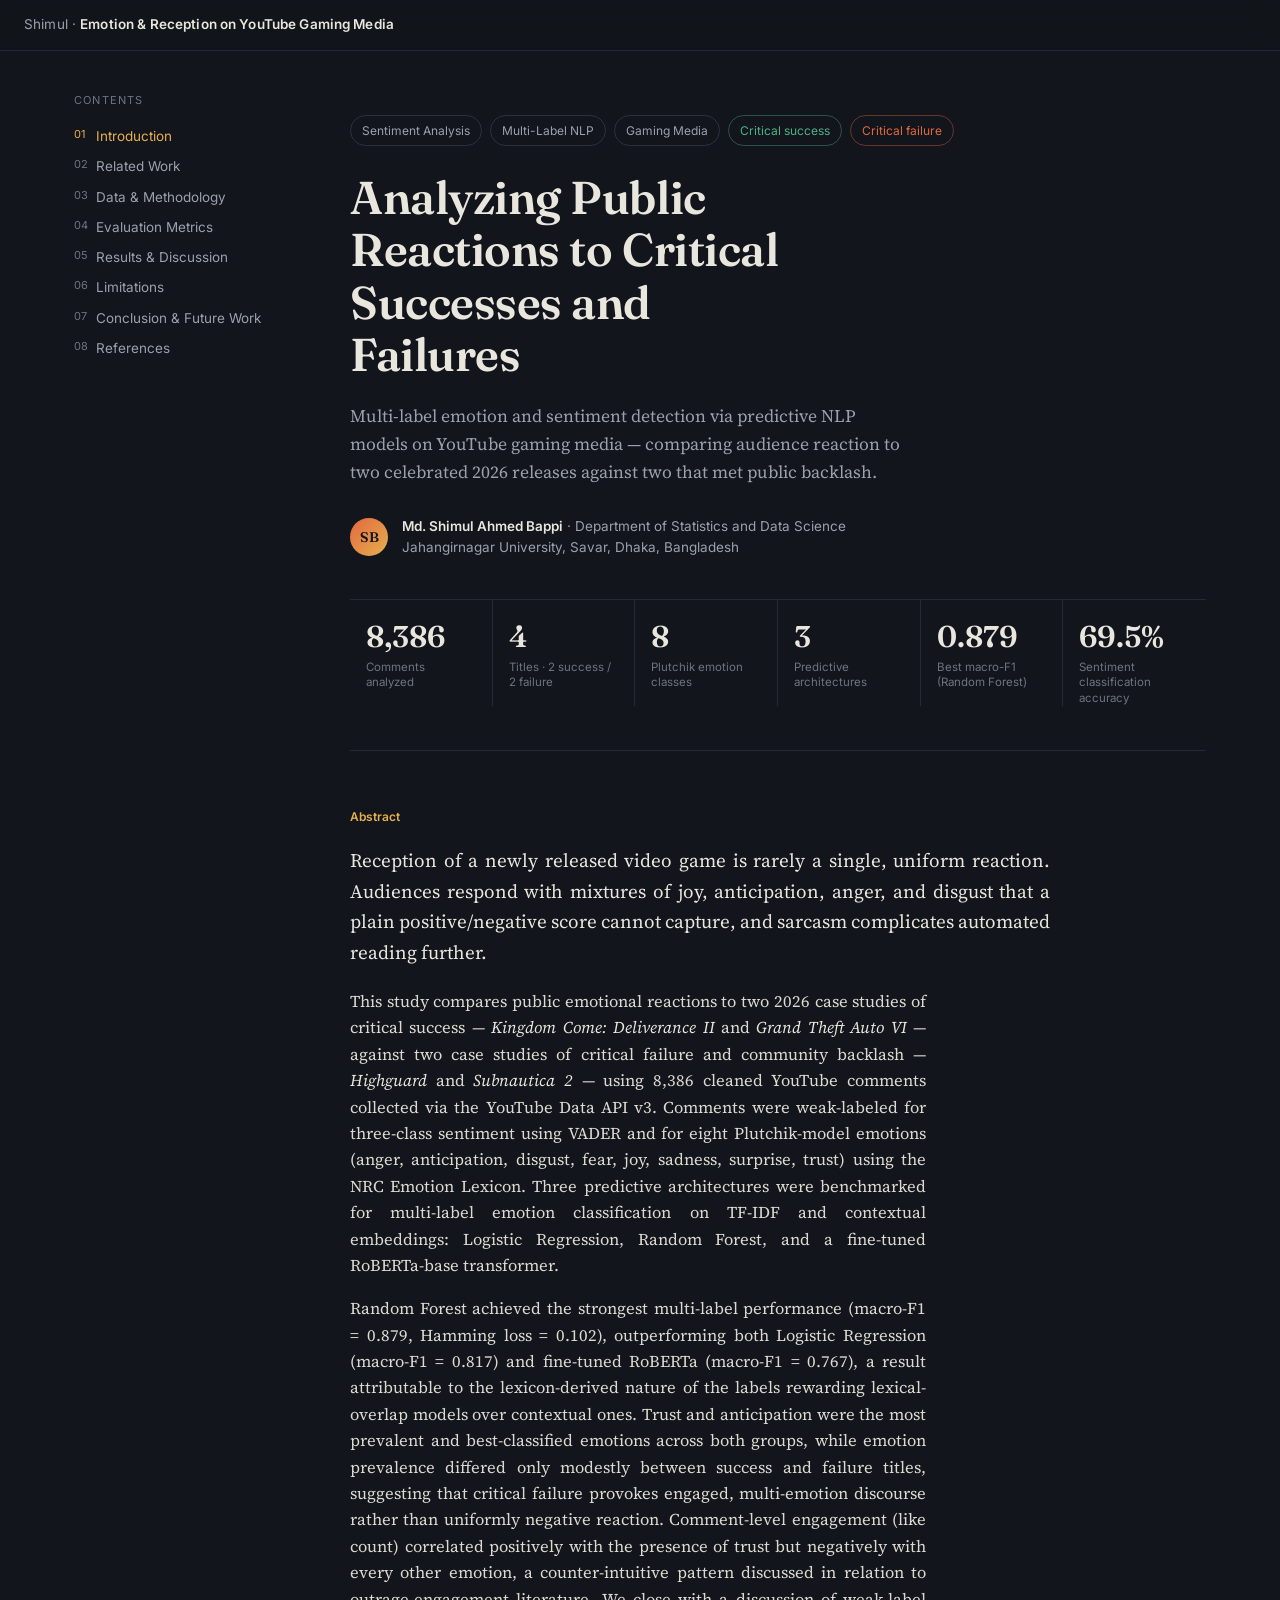
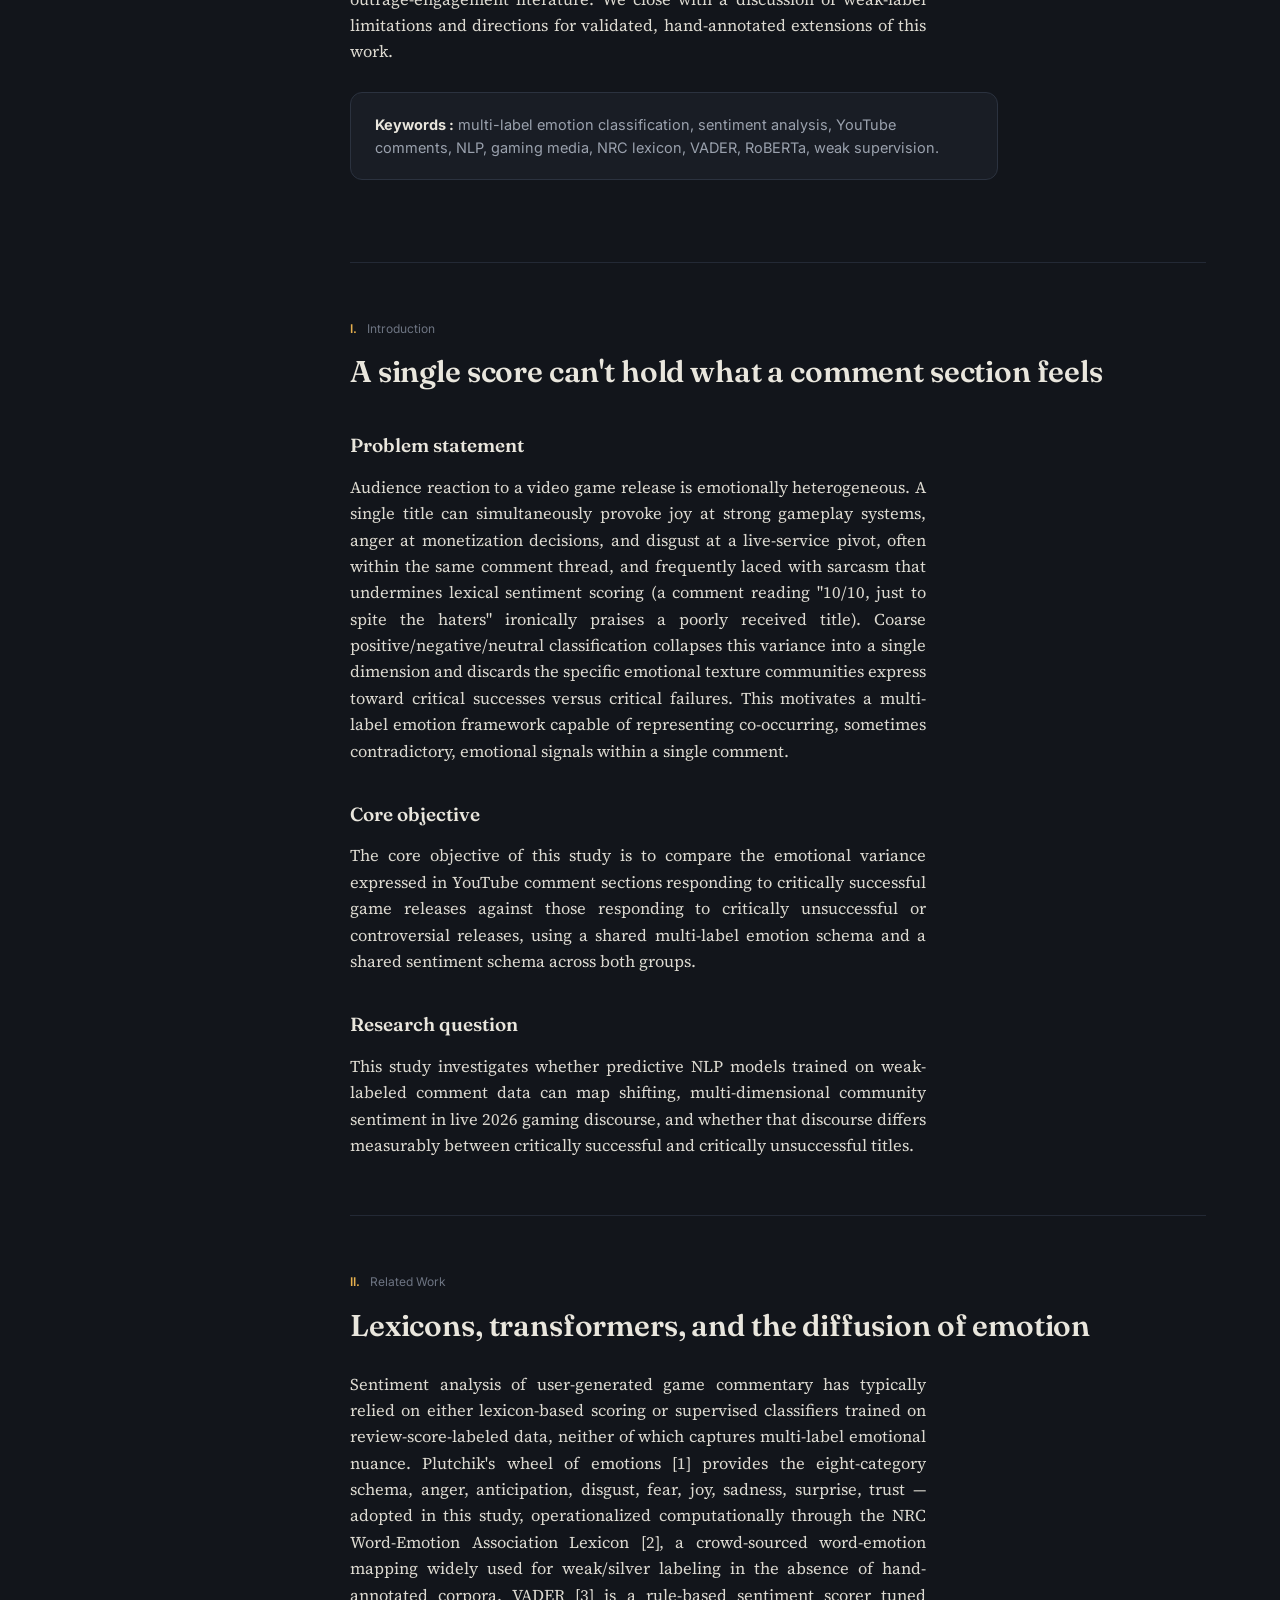
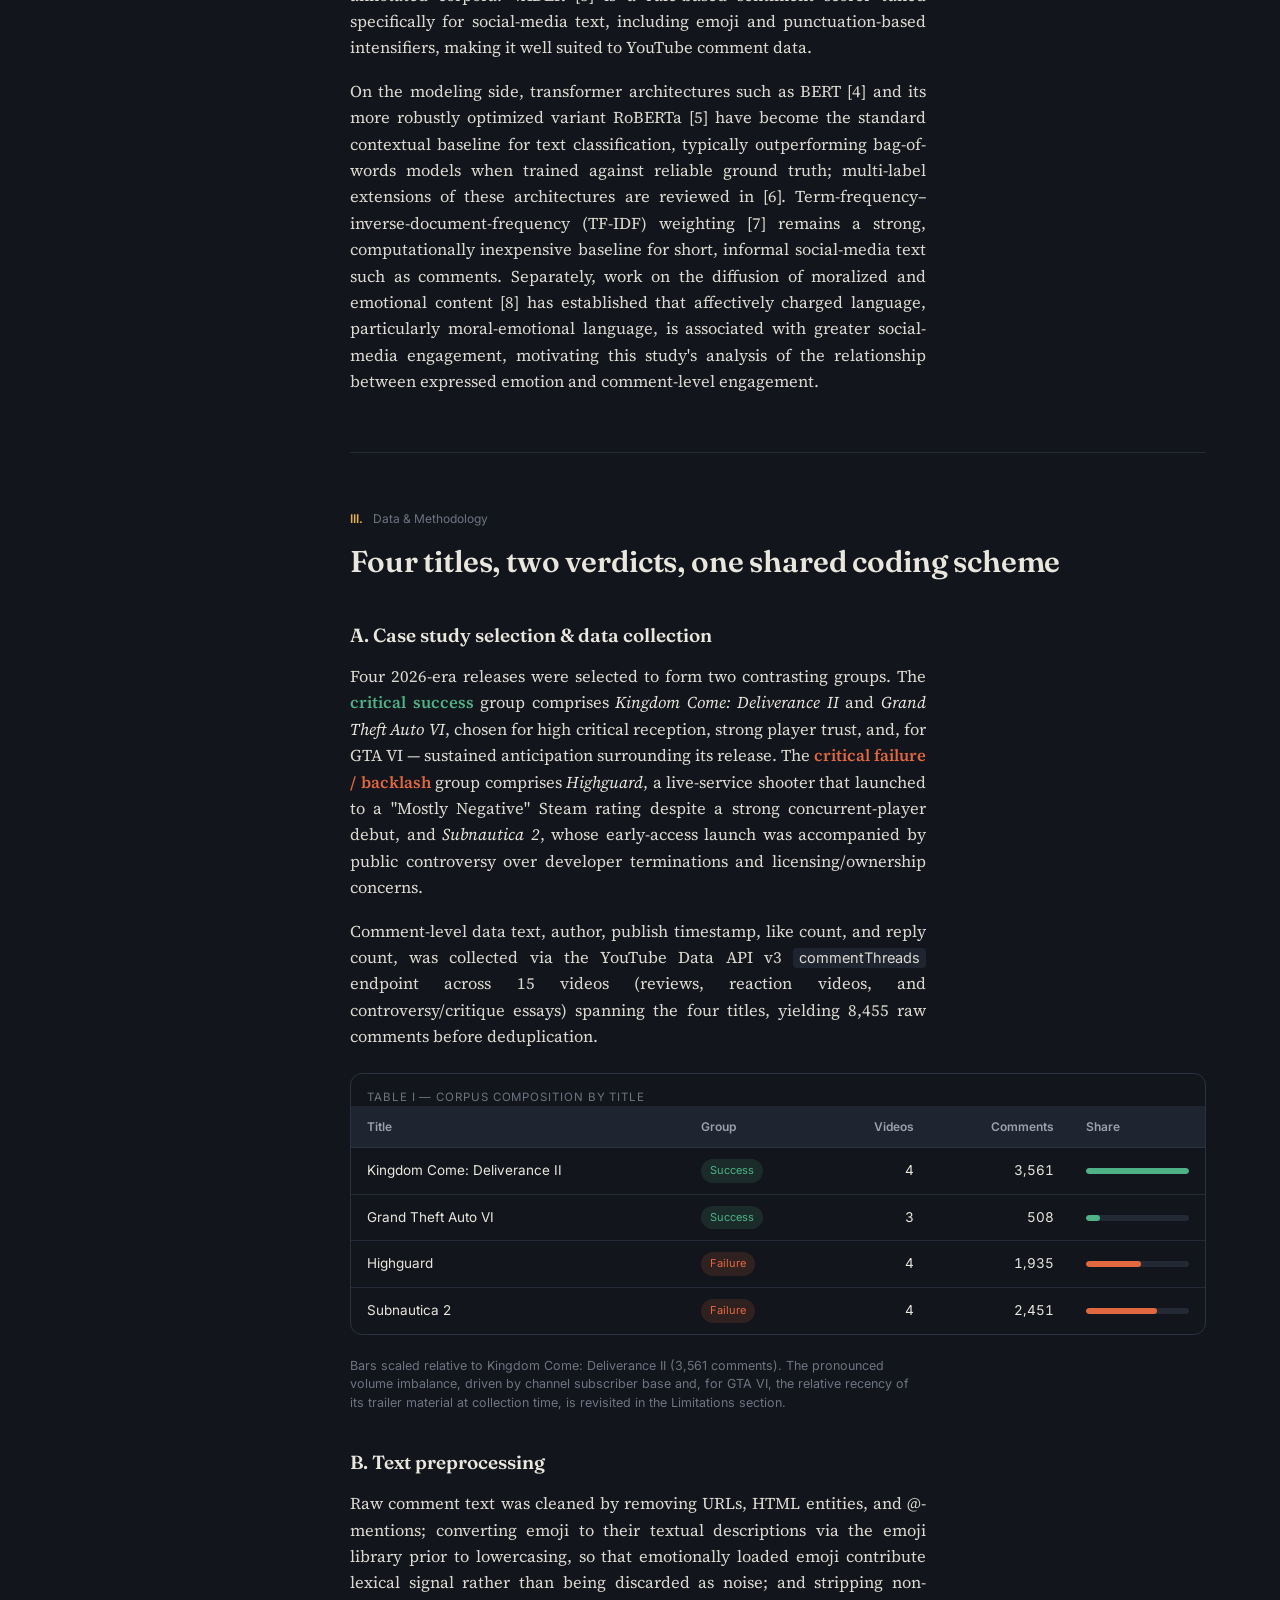
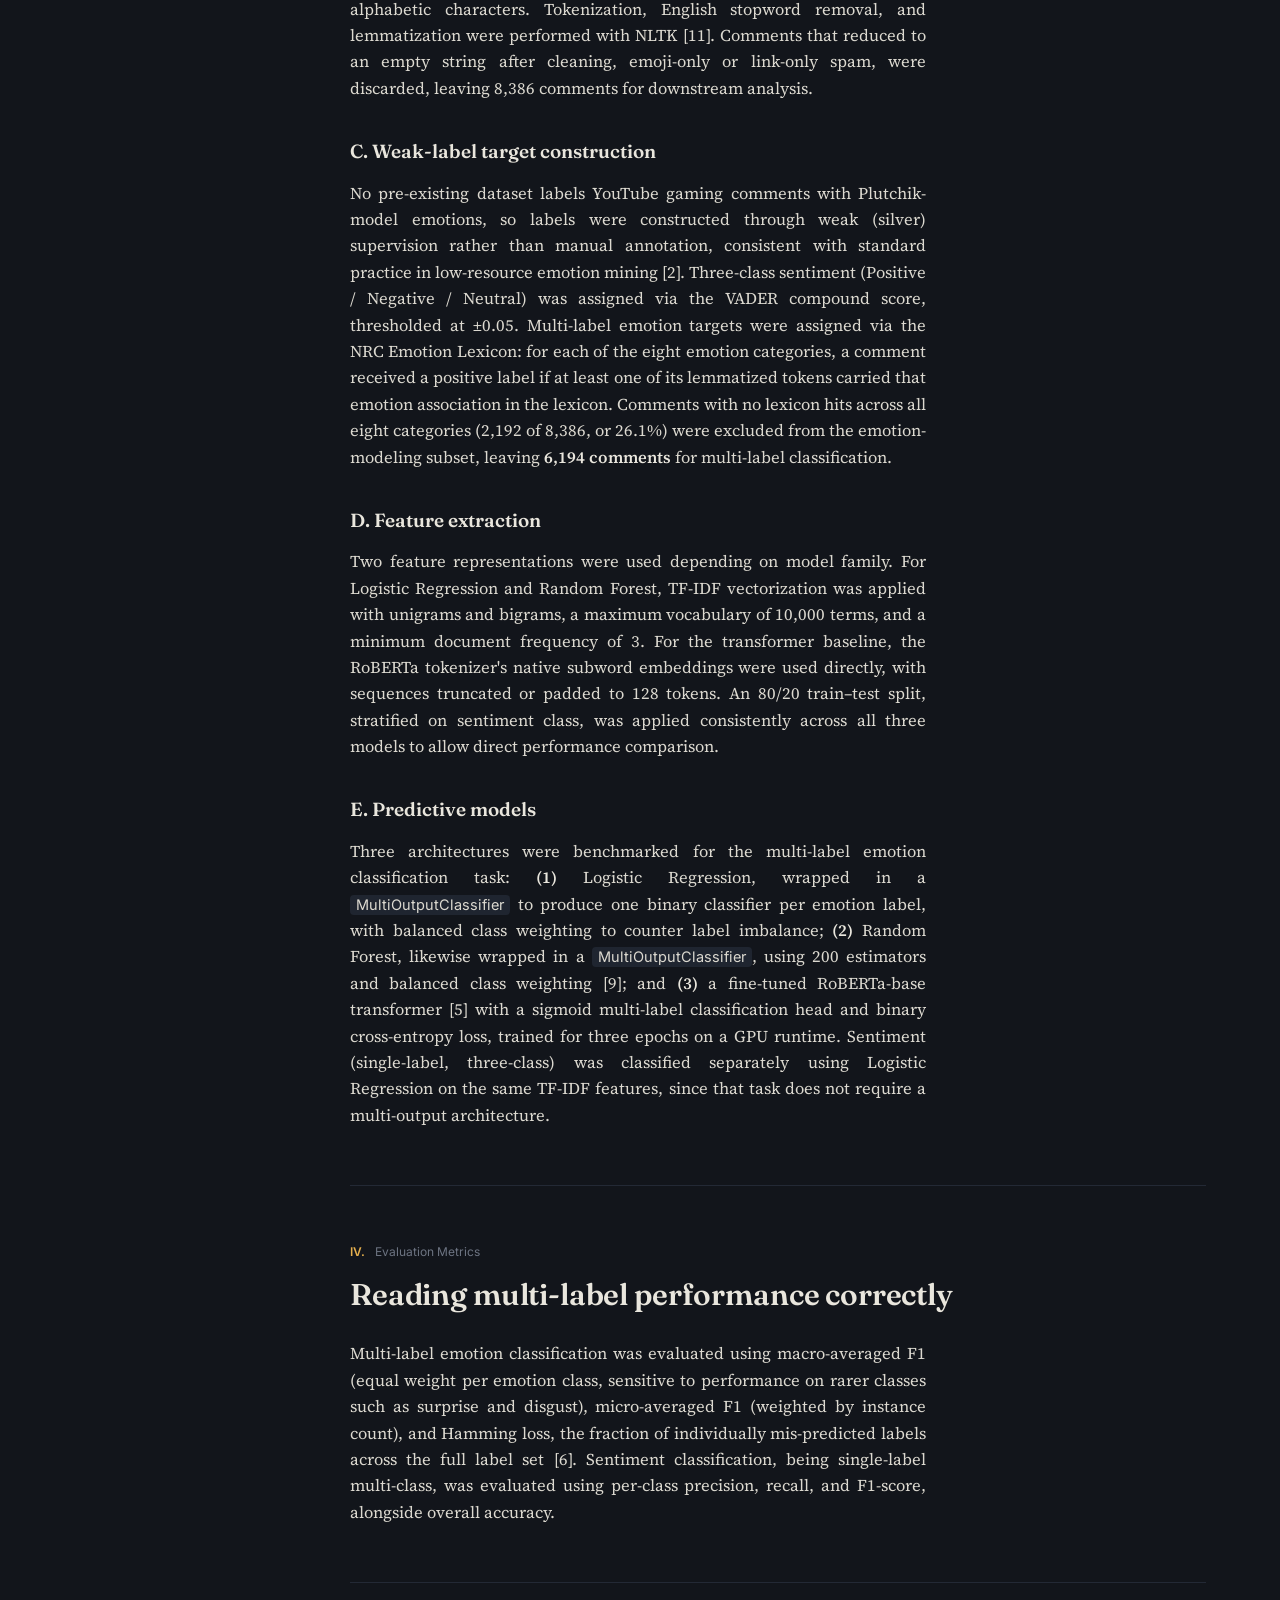
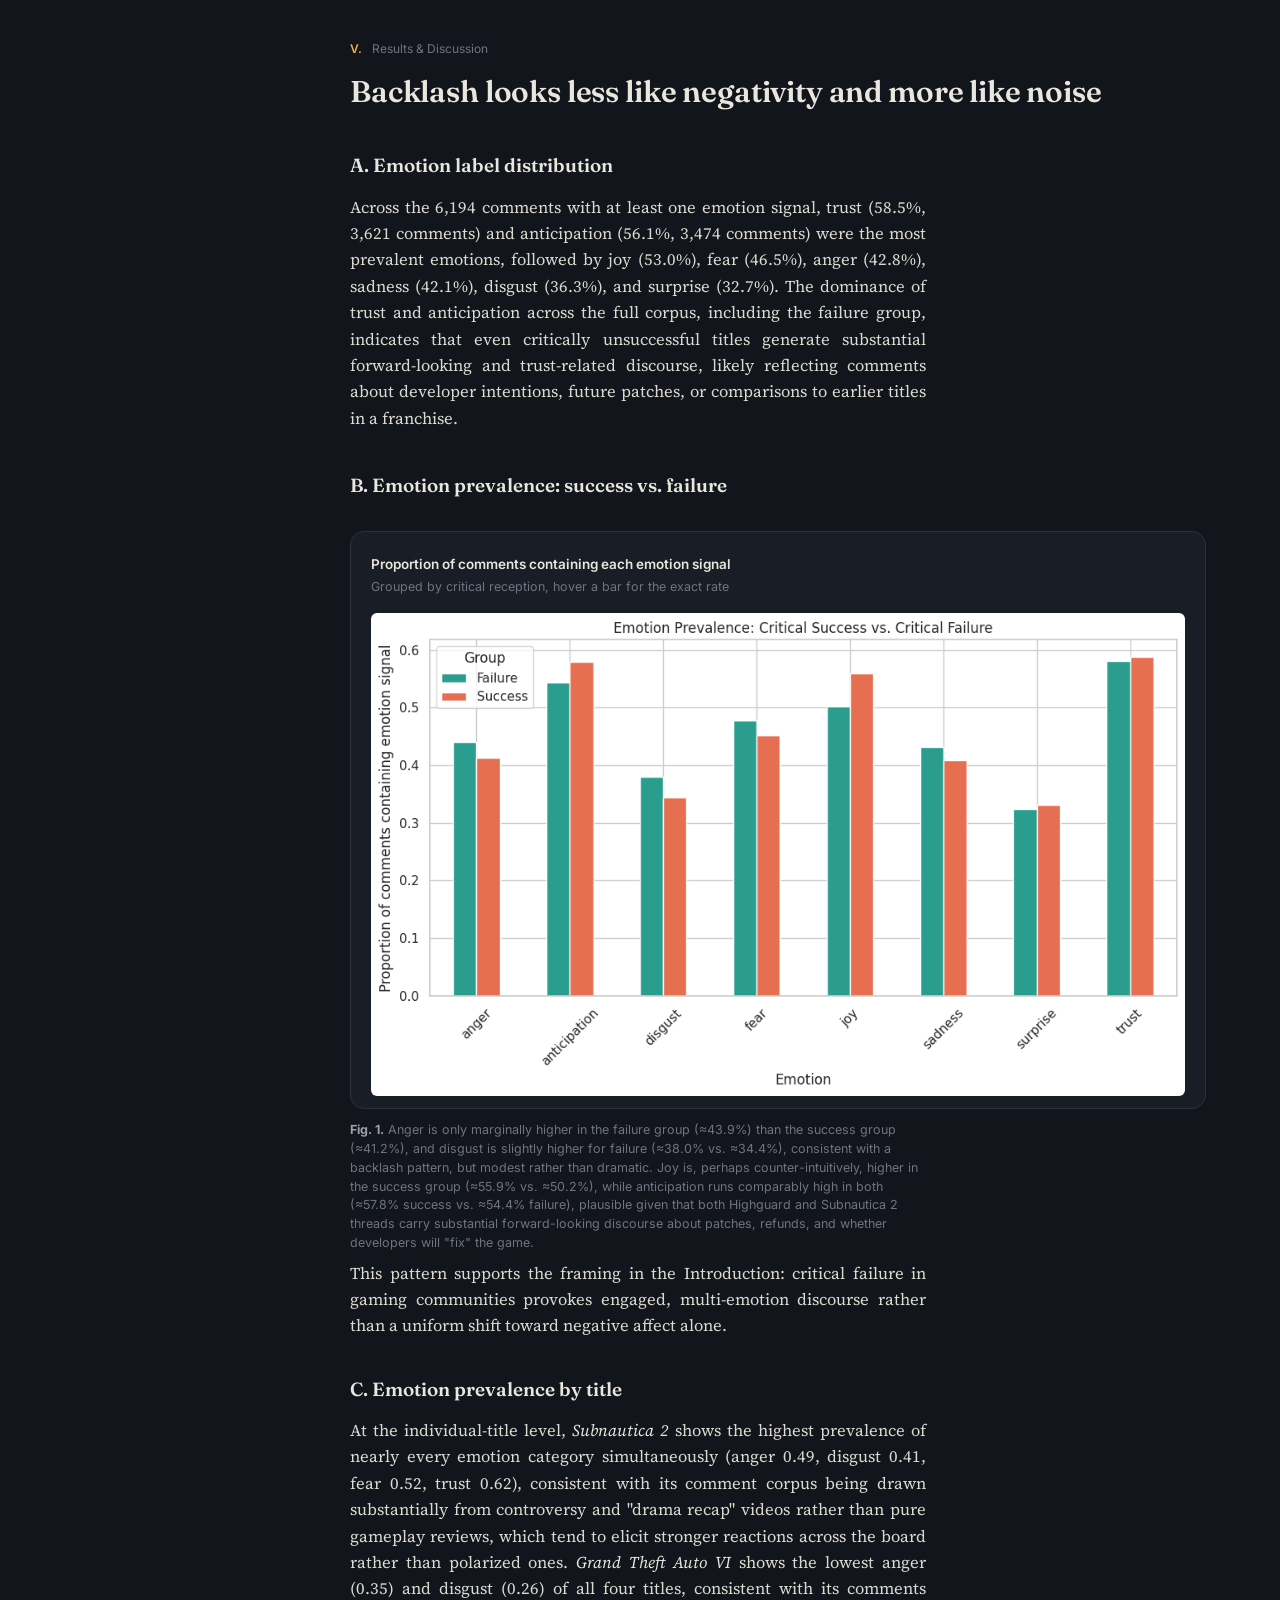
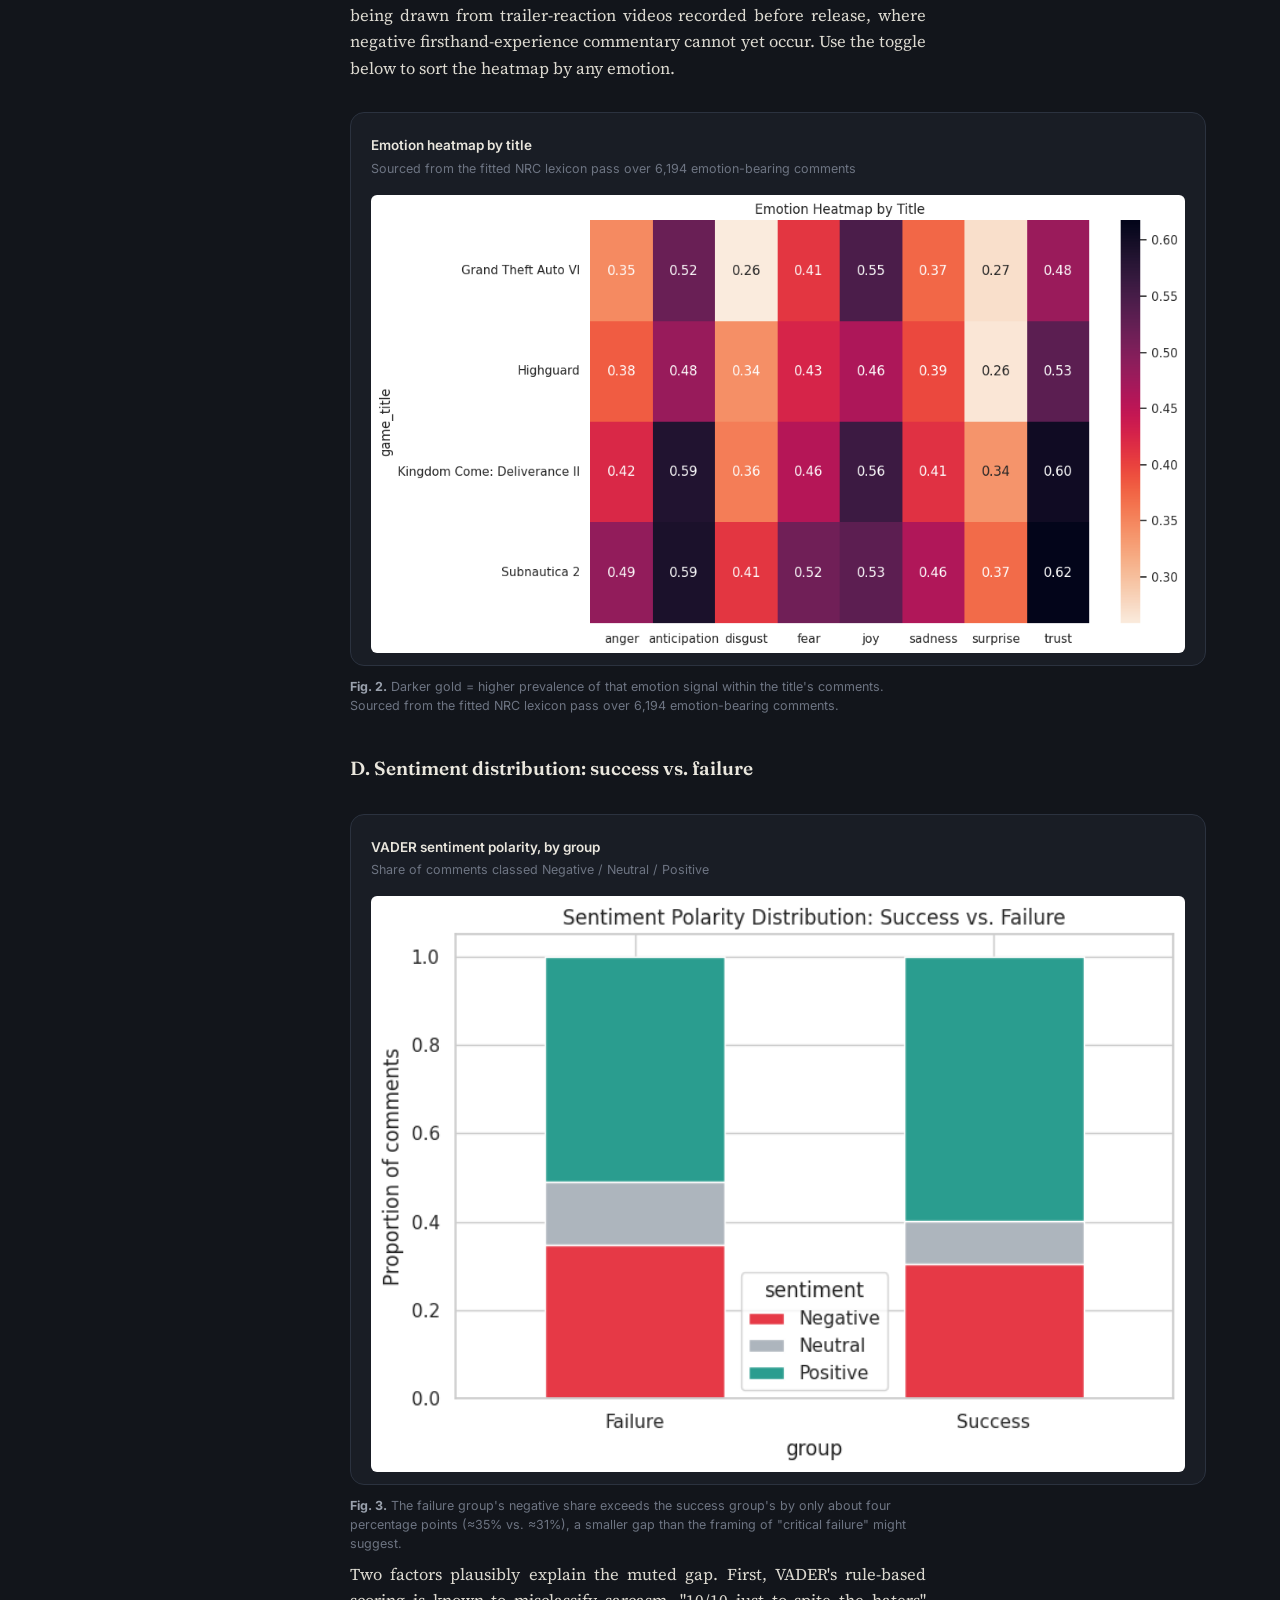
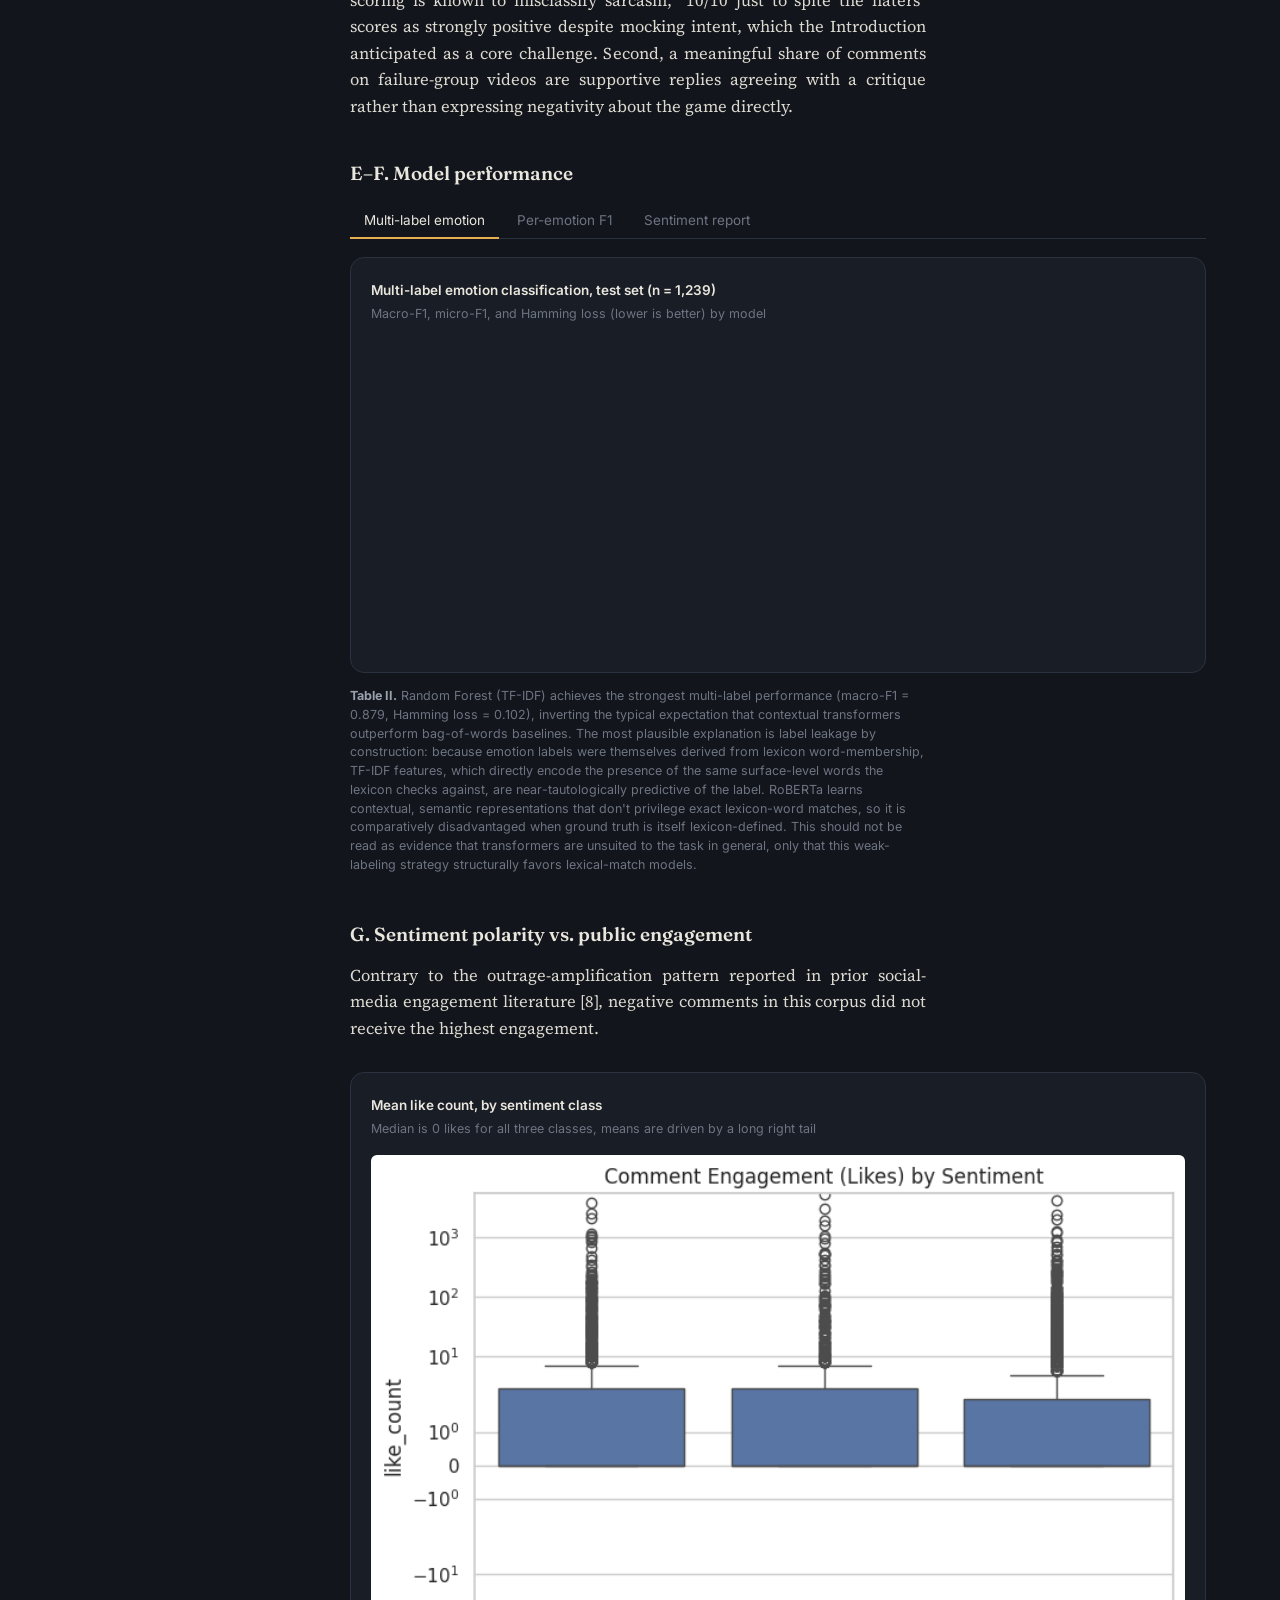
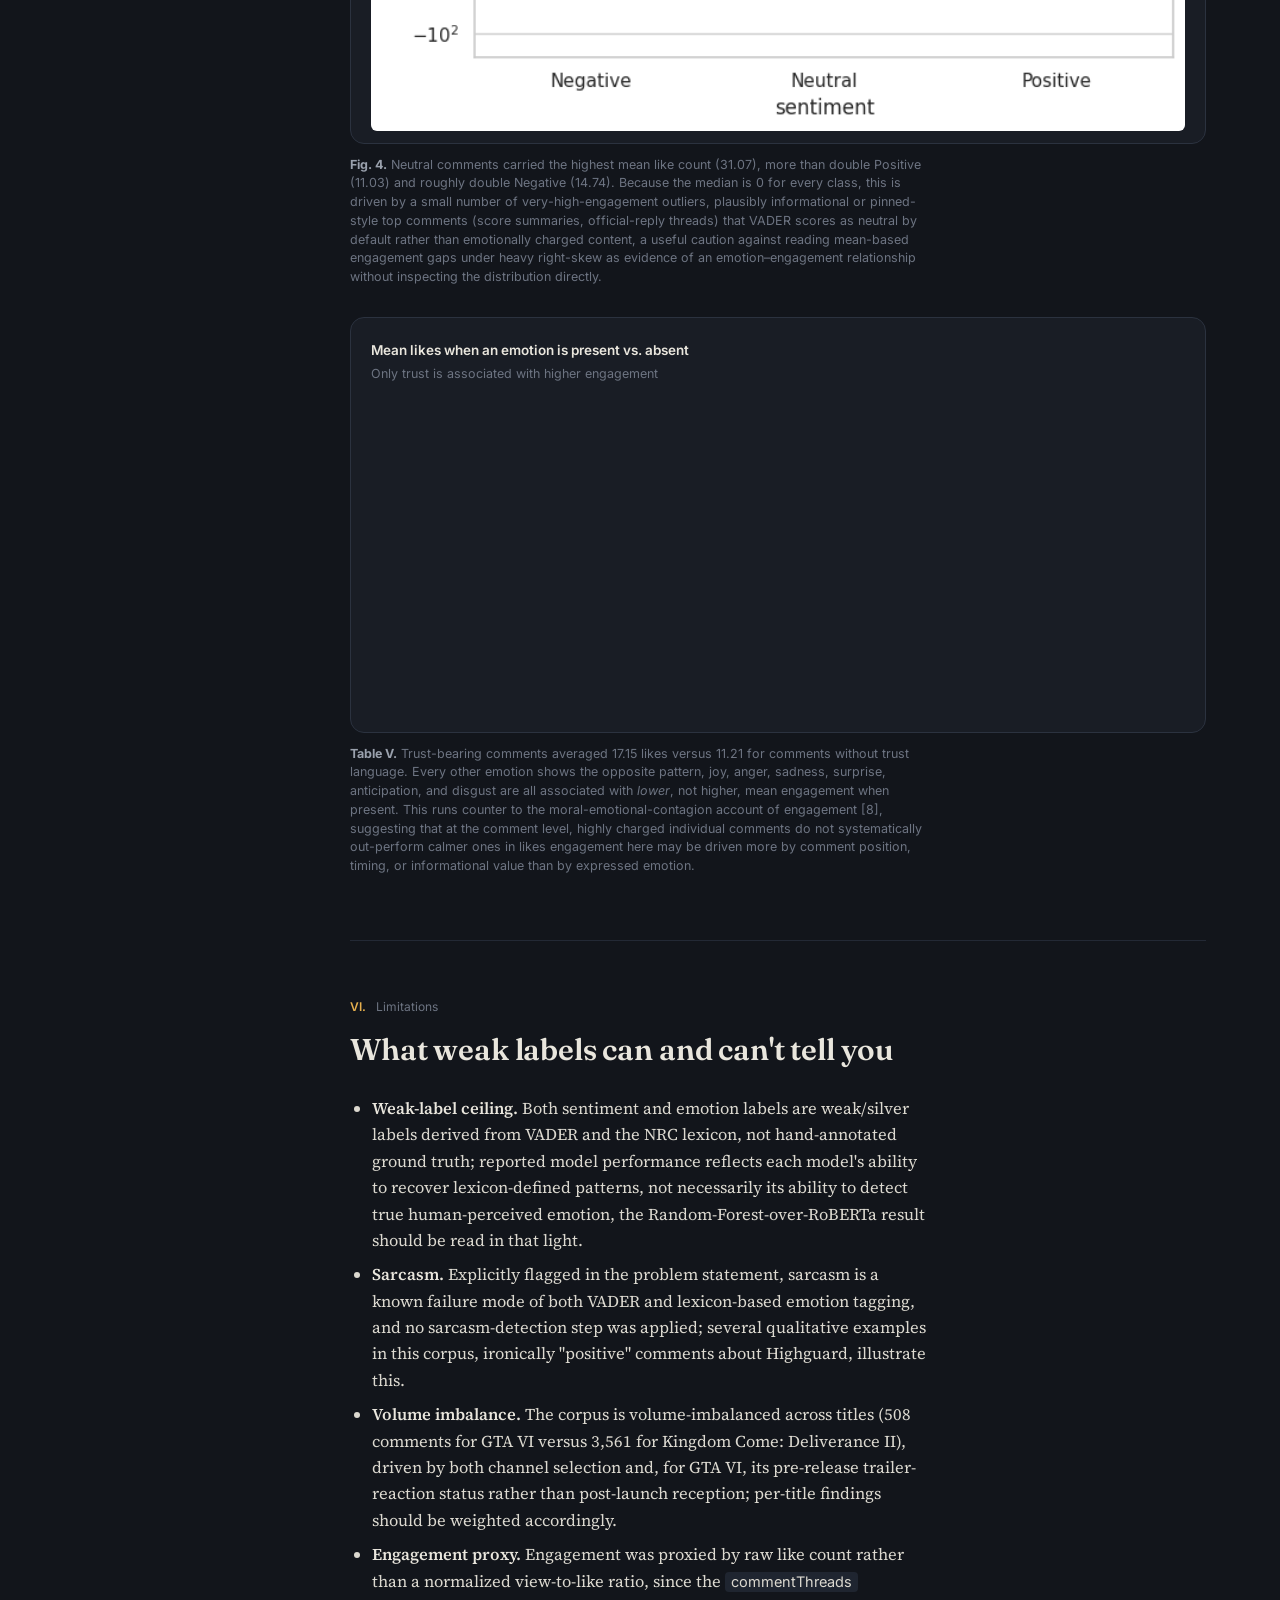
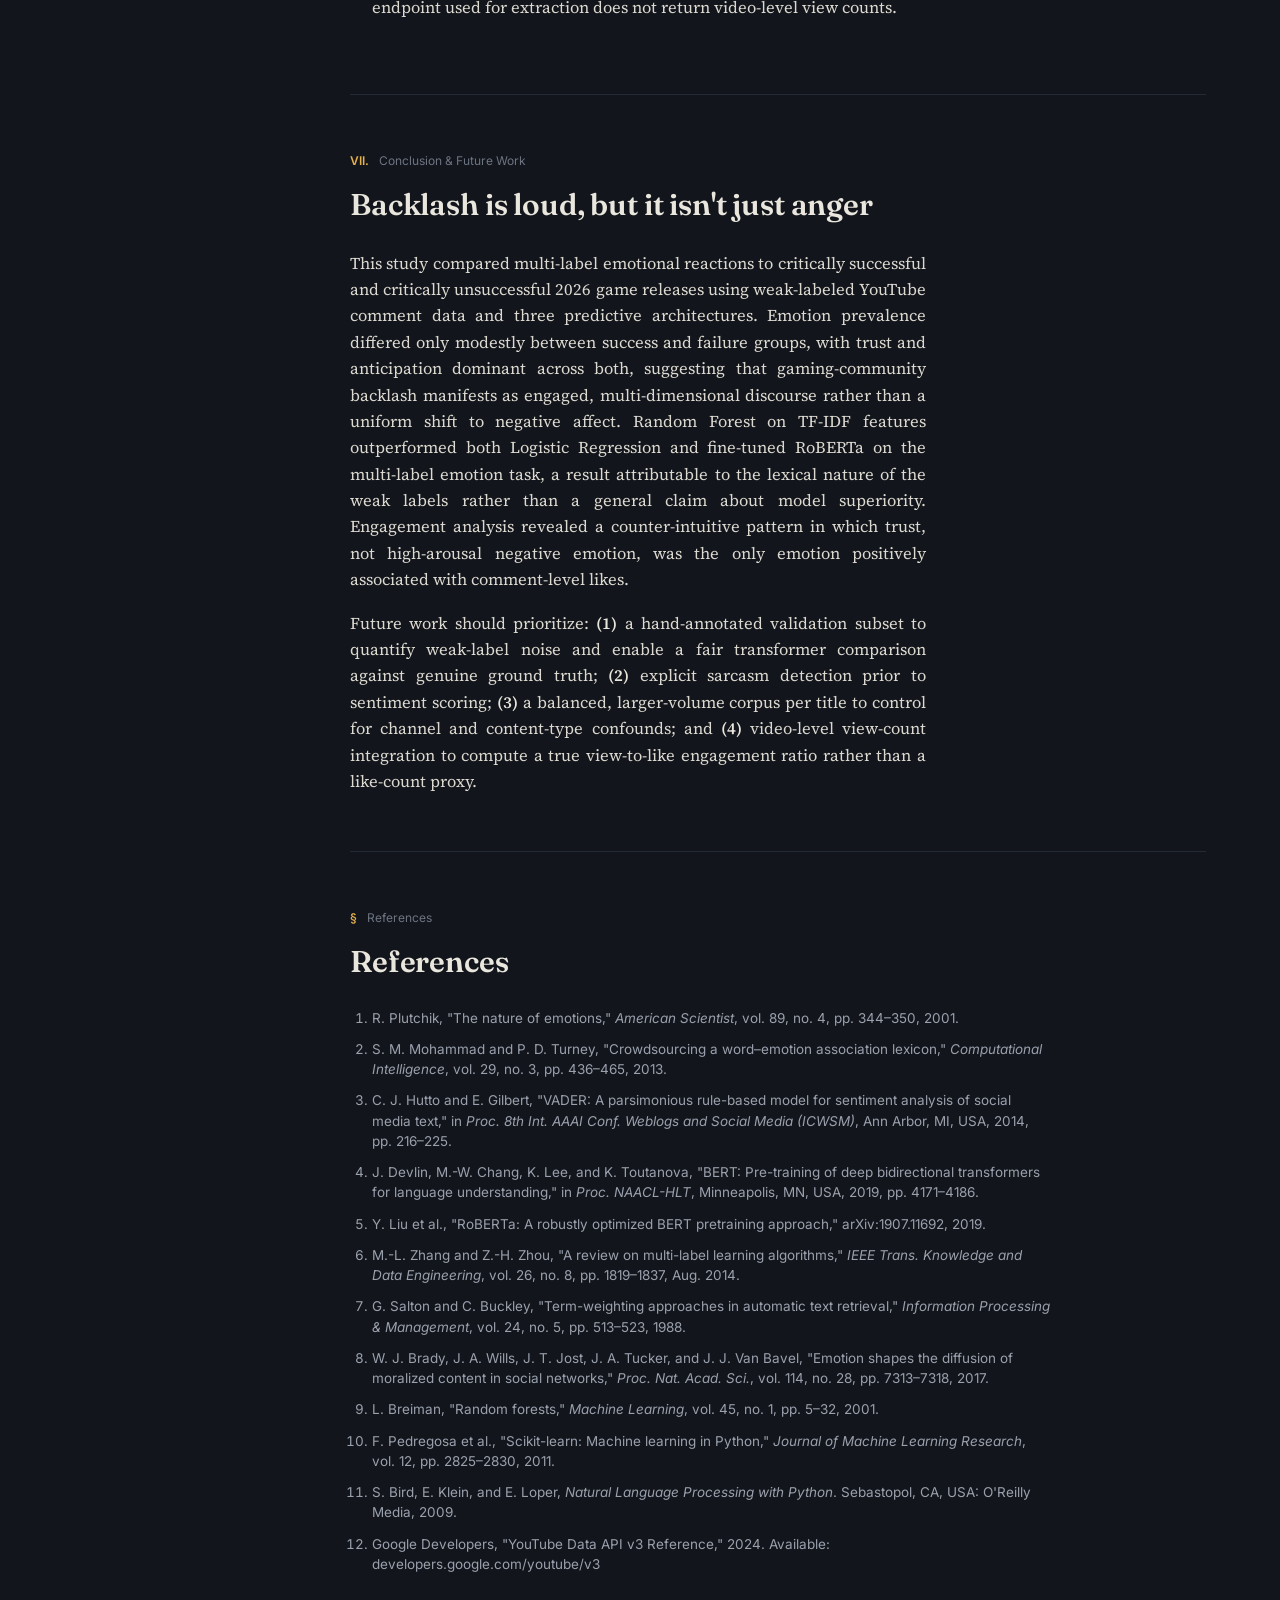
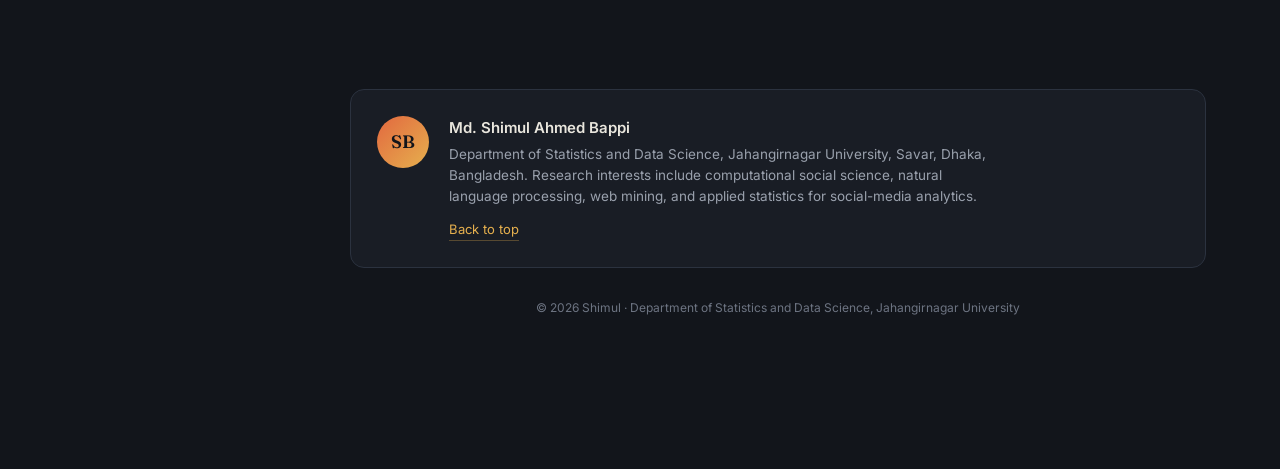
<file: research/Emotion & Reception on YouTube Gaming Media.html>
<!DOCTYPE html>
<html lang="en">
<head>
<meta charset="UTF-8">
<meta name="viewport" content="width=device-width, initial-scale=1.0">
<title>Analyzing Public Reactions to Critical Successes and Failures — Shimul</title>
<meta name="description" content="Multi-label emotion and sentiment detection via predictive NLP models on YouTube gaming media.">
<link rel="preconnect" href="https://fonts.googleapis.com">
<link rel="preconnect" href="https://fonts.gstatic.com" crossorigin>
<link href="https://fonts.googleapis.com/css2?family=Fraunces:ital,opsz,wght@0,9..144,400;0,9..144,500;0,9..144,600;0,9..144,700;1,9..144,500&family=Source+Serif+4:ital,opsz,wght@0,8..60,400;0,8..60,500;0,8..60,600;1,8..60,400&family=Inter:wght@400;500;600;700&display=swap" rel="stylesheet">
<script src="js/R6.chart.umd.js"></script>
<style>

  :root{
    --ink:#12151b;
    --panel:#191d25;
    --panel-2:#1f2530;
    --rule:#2b323f;
    --rule-soft:#232935;
    --text:#e9e6dd;
    --text-dim:#9aa1ad;
    --text-faint:#6d7482;
    --success:#4fb286;
    --success-soft:rgba(79,178,134,.14);
    --failure:#e2683f;
    --failure-soft:rgba(226,104,63,.14);
    --gold:#e6b04e;
    --gold-soft:rgba(230,176,78,.15);
    --neutral-bar:#6b7280;
    --font-display:'Fraunces', Georgia, 'Times New Roman', serif;
    --font-body:'Source Serif 4', Georgia, 'Times New Roman', serif;
    --font-ui:'Inter', -apple-system, BlinkMacSystemFont, 'Segoe UI', sans-serif;
    --maxw:920px;
  }

  *{box-sizing:border-box;}
  html{scroll-behavior:smooth;}
  body{
    margin:0;
    background:var(--ink);
    color:var(--text);
    font-family:var(--font-body);
    line-height:1.6;
    -webkit-font-smoothing:antialiased;
  }
  ::selection{background:var(--gold-soft); color:var(--text);}

  a{color:var(--gold); text-decoration:none; border-bottom:1px solid rgba(230,176,78,.35);}
  a:hover{border-bottom-color:var(--gold);}

  img,svg{max-width:100%;}

  @media (prefers-reduced-motion: reduce){
    html{scroll-behavior:auto;}
    *{animation-duration:0.001ms !important; transition-duration:0.001ms !important;}
  }

  /* ---------- Reading progress ---------- */
  #progress{
    position:fixed; top:0; left:0; height:3px; width:0%;
    background:linear-gradient(90deg,var(--failure),var(--gold),var(--success));
    z-index:200; transition:width .08s linear;
  }

  /* ---------- Top bar ---------- */
  .topbar{
    position:sticky; top:0; z-index:100;
    display:flex; align-items:center; justify-content:space-between;
    padding:14px 24px;
    background:rgba(18,21,27,.86);
    backdrop-filter:blur(10px);
    border-bottom:1px solid var(--rule-soft);
    font-family:var(--font-ui);
  }
  .topbar-title{
    font-size:13.5px; color:var(--text-dim); letter-spacing:.01em;
    white-space:nowrap; overflow:hidden; text-overflow:ellipsis;
    max-width:60vw;
  }
  .topbar-title strong{color:var(--text); font-weight:600;}
  .toc-toggle{
    display:none;
    background:var(--panel-2); color:var(--text); border:1px solid var(--rule);
    border-radius:7px; padding:7px 12px; font-family:var(--font-ui); font-size:13px;
    cursor:pointer;
  }

  /* ---------- Page shell ---------- */
  .shell{
    max-width:1180px; margin:0 auto;
    display:grid; grid-template-columns:220px minmax(0,1fr);
    gap:56px;
    padding:0 24px;
  }
  @media (max-width:960px){
    .shell{grid-template-columns:1fr; gap:0;}
    .toc-toggle{display:inline-block;}
  }

  /* ---------- Sidebar TOC ---------- */
  .toc-wrap{
    position:sticky; top:64px; align-self:start;
    max-height:calc(100vh - 90px); overflow-y:auto;
    padding:28px 0 40px;
    font-family:var(--font-ui);
  }
  .toc-wrap::-webkit-scrollbar{width:4px;}
  .toc-wrap::-webkit-scrollbar-thumb{background:var(--rule); border-radius:4px;}
  .toc-label{
    font-size:11px; text-transform:uppercase; letter-spacing:.11em;
    color:var(--text-faint); margin:0 0 12px;
  }
  .toc-wrap ol{list-style:none; margin:0; padding:0; counter-reset:toc;}
  .toc-wrap li{counter-increment:toc; margin:0;}
  .toc-wrap a{
    display:block; border:none; color:var(--text-dim);
    font-size:13.5px; padding:6px 0 6px 22px; position:relative;
    line-height:1.35;
  }
  .toc-wrap a::before{
    content:counter(toc,decimal-leading-zero);
    position:absolute; left:0; top:6px; font-size:11px; color:var(--text-faint);
  }
  .toc-wrap a:hover{color:var(--text);}
  .toc-wrap a.active{color:var(--gold);}
  .toc-wrap a.active::before{color:var(--gold);}

  @media (max-width:960px){
    .toc-wrap{
      position:fixed; inset:0 0 0 auto; width:280px; max-width:82vw;
      top:0; height:100vh; max-height:none; z-index:150;
      background:var(--panel); border-left:1px solid var(--rule);
      transform:translateX(100%); transition:transform .25s ease;
      padding:70px 22px 30px;
    }
    .toc-wrap.open{transform:translateX(0);}
    .toc-scrim{
      position:fixed; inset:0; background:rgba(0,0,0,.5); z-index:140;
      opacity:0; pointer-events:none; transition:opacity .25s ease;
    }
    .toc-scrim.open{opacity:1; pointer-events:auto;}
  }

  /* ---------- Main column ---------- */
  main{min-width:0; padding-bottom:80px;}

  /* ---------- Hero ---------- */
  .hero{
    padding:64px 0 44px;
    border-bottom:1px solid var(--rule-soft);
  }
  .hero-tags{
    display:flex; flex-wrap:wrap; gap:8px; margin-bottom:26px; font-family:var(--font-ui);
  }
  .tag{
    font-size:12px; padding:5px 11px; border-radius:100px;
    border:1px solid var(--rule); color:var(--text-dim);
  }
  .tag.success{border-color:rgba(79,178,134,.4); color:var(--success);}
  .tag.failure{border-color:rgba(226,104,63,.4); color:var(--failure);}

  h1.title{
    font-family:var(--font-display); font-weight:600; font-size:clamp(30px,4.4vw,46px);
    line-height:1.14; margin:0 0 20px; letter-spacing:-0.01em; max-width:15ch;
  }
  .subtitle{
    font-family:var(--font-body); font-size:17.5px; color:var(--text-dim);
    max-width:62ch; margin:0 0 30px;
  }
  .byline{
    display:flex; align-items:center; gap:14px; font-family:var(--font-ui);
    font-size:13.5px; color:var(--text-dim); flex-wrap:wrap;
  }
  .byline .avatar{
    width:38px; height:38px; border-radius:50%;
    background:linear-gradient(135deg,var(--failure),var(--gold));
    display:flex; align-items:center; justify-content:center;
    font-family:var(--font-display); font-weight:600; color:#12151b; font-size:14px;
  }
  .byline strong{color:var(--text); font-weight:600;}
  .byline .sep{color:var(--rule);}

  /* ---------- Stat grid ---------- */
  .stat-grid{
    margin-top:40px;
    display:grid; grid-template-columns:repeat(6,1fr); gap:0;
    border-top:1px solid var(--rule-soft);
  }
  .stat{
    padding:22px 16px 0; border-right:1px solid var(--rule-soft);
  }
  .stat:last-child{border-right:none;}
  .stat .n{
    font-family:var(--font-display); font-size:clamp(20px,2.6vw,30px); font-weight:600;
    color:var(--text); display:block; line-height:1;
  }
  .stat .l{
    display:block; margin-top:8px; font-family:var(--font-ui); font-size:11.5px;
    color:var(--text-faint); line-height:1.35;
  }
  @media (max-width:760px){
    .stat-grid{grid-template-columns:repeat(3,1fr); row-gap:20px;}
    .stat:nth-child(3){border-right:none;}
  }
  @media (max-width:420px){
    .stat-grid{grid-template-columns:repeat(2,1fr);}
    .stat:nth-child(odd){border-right:1px solid var(--rule-soft);}
    .stat:nth-child(3){border-right:1px solid var(--rule-soft);}
  }

  /* ---------- Sections ---------- */
  section{padding:56px 0; border-bottom:1px solid var(--rule-soft); scroll-margin-top:70px;}
  section:last-of-type{border-bottom:none;}

  .kicker{
    font-family:var(--font-ui); font-size:12px; color:var(--text-faint);
    display:flex; align-items:baseline; gap:10px; margin-bottom:10px;
  }
  .kicker .num{color:var(--gold); font-weight:600;}

  h2{
    font-family:var(--font-display); font-weight:600; font-size:clamp(23px,3vw,30px);
    margin:0 0 22px; letter-spacing:-.005em;
  }
  h3{
    font-family:var(--font-display); font-weight:600; font-size:19px;
    margin:34px 0 14px; color:var(--text);
  }
  h4{
    font-family:var(--font-ui); font-weight:600; font-size:14px;
    margin:24px 0 10px; color:var(--text-dim); text-transform:none;
  }

  .prose{max-width:72ch;}
  .prose p{
    margin:0 0 17px; text-align:justify; hyphens:auto; -webkit-hyphens:auto;
    text-justify:inter-word;
    font-size:16.5px; color:#dcd9d0;
  }
  .prose p:last-child{margin-bottom:0;}
  .prose em{color:var(--text); font-style:italic;}
  .prose strong{color:var(--text); font-weight:600;}
  .prose ul,.prose ol{max-width:72ch; padding-left:22px; margin:0 0 17px;}
  .prose li{margin-bottom:8px; font-size:16.5px; color:#dcd9d0;}

  .lede{
    font-size:19px; color:var(--text); max-width:70ch;
    font-family:var(--font-body); text-align:justify; hyphens:auto;
  }

  blockquote{
    margin:26px 0; padding:4px 0 4px 20px; border-left:2px solid var(--gold);
    font-family:var(--font-display); font-style:italic; font-size:18px;
    color:var(--text); max-width:60ch;
  }

  code{font-family:var(--font-ui); background:var(--panel-2); padding:1px 6px; border-radius:4px; font-size:.88em;}

  /* ---------- callout / pull box ---------- */
  .callout{
    background:var(--panel); border:1px solid var(--rule);
    border-radius:12px; padding:20px 24px; margin:26px 0;
    font-family:var(--font-ui); font-size:14.5px; color:var(--text-dim);
    max-width:72ch;
  }
  .callout strong{color:var(--text);}

  /* ---------- Figures / charts ---------- */
  figure{margin:30px 0 8px;}
  .chart-card{
    background:var(--panel); border:1px solid var(--rule); border-radius:14px;
    padding:22px 20px 12px;
  }
  .chart-card .chart-title{
    font-family:var(--font-ui); font-size:13.5px; font-weight:600; color:var(--text);
    margin-bottom:2px;
  }
  .chart-card .chart-sub{
    font-family:var(--font-ui); font-size:12.5px; color:var(--text-faint); margin-bottom:16px;
  }
  .chart-holder{position:relative; height:320px;}
  .chart-holder.short{height:260px;}
  figcaption{
    font-family:var(--font-ui); font-size:12.5px; color:var(--text-faint);
    margin-top:12px; max-width:72ch; line-height:1.5;
  }
  figcaption b{color:var(--text-dim);}

  .legend-row{
    display:flex; gap:18px; flex-wrap:wrap; margin-bottom:14px; font-family:var(--font-ui); font-size:12.5px; color:var(--text-dim);
  }
  .legend-row span{display:inline-flex; align-items:center; gap:6px;}
  .legend-row i{width:10px; height:10px; border-radius:3px; display:inline-block;}

  /* ---------- Tabs ---------- */
  .tabs{
    display:flex; gap:4px; margin-bottom:18px; font-family:var(--font-ui);
    border-bottom:1px solid var(--rule);
  }
  .tab-btn{
    background:none; border:none; color:var(--text-faint); font-family:var(--font-ui);
    font-size:13.5px; padding:9px 14px; cursor:pointer; position:relative; top:1px;
    border-bottom:2px solid transparent;
  }
  .tab-btn.active{color:var(--text); border-bottom-color:var(--gold);}
  .tab-panel{display:none;}
  .tab-panel.active{display:block;}

  /* ---------- Tables ---------- */
  .table-wrap{overflow-x:auto; margin:22px 0; border:1px solid var(--rule); border-radius:12px;}
  table{
    border-collapse:collapse; width:100%; font-family:var(--font-ui); font-size:13.5px; min-width:480px;
  }
  caption{
    text-align:left; caption-side:top; padding:14px 16px 0;
    font-family:var(--font-ui); font-size:11.5px; color:var(--text-faint);
    text-transform:uppercase; letter-spacing:.08em;
  }
  th,td{padding:11px 16px; text-align:left; border-bottom:1px solid var(--rule-soft); white-space:nowrap;}
  thead th{
    color:var(--text-dim); font-weight:600; font-size:12px; background:var(--panel-2);
    border-bottom:1px solid var(--rule);
  }
  tbody tr:last-child td{border-bottom:none;}
  tbody tr:hover{background:rgba(255,255,255,.02);}
  td.num,th.num{text-align:right; font-variant-numeric:tabular-nums;}
  .bar-cell{display:flex; align-items:center; gap:10px;}
  .bar-cell .track{flex:1; height:6px; background:var(--rule-soft); border-radius:4px; overflow:hidden; min-width:60px;}
  .bar-cell .fill{height:100%; border-radius:4px;}
  .pill{
    display:inline-block; font-size:11px; padding:3px 9px; border-radius:100px; font-family:var(--font-ui);
  }
  .pill.success{background:var(--success-soft); color:var(--success);}
  .pill.failure{background:var(--failure-soft); color:var(--failure);}

  /* heatmap table */
  .heat-table td.hm{text-align:center; font-variant-numeric:tabular-nums; font-size:13px; color:#0e0f10; font-weight:600;}
  .heat-table th{text-align:center;}
  .heat-table td:first-child, .heat-table th:first-child{text-align:left; color:var(--text-dim); font-weight:500; white-space:normal;}

  /* ---------- References ---------- */
  .refs{font-family:var(--font-ui); font-size:13.5px; color:var(--text-dim); max-width:78ch;}
  .refs ol{padding-left:22px; margin:0;}
  .refs li{margin-bottom:11px; line-height:1.5;}

  /* ---------- Footer ---------- */
  footer{
    padding:48px 0 60px; font-family:var(--font-ui);
  }
  .footer-card{
    display:flex; gap:20px; align-items:flex-start; padding:26px; border:1px solid var(--rule);
    border-radius:14px; background:var(--panel); flex-wrap:wrap;
  }
  .footer-card .avatar{
    width:52px; height:52px; border-radius:50%; flex:none;
    background:linear-gradient(135deg,var(--failure),var(--gold));
    display:flex; align-items:center; justify-content:center;
    font-family:var(--font-display); font-weight:600; color:#12151b; font-size:18px;
  }
  .footer-card h4{margin:0 0 4px; font-size:15px; color:var(--text);}
  .footer-card p{margin:0 0 12px; font-size:13.5px; color:var(--text-dim); max-width:60ch; line-height:1.55;}
  .footer-links{display:flex; gap:14px; flex-wrap:wrap;}
  .footer-links a{font-size:13px; border-bottom:1px solid rgba(230,176,78,.3);}
  .fine-print{
    text-align:center; margin-top:30px; font-size:12px; color:var(--text-faint);
  }

  .back-to-top{
    position:fixed; right:22px; bottom:22px; z-index:90;
    width:42px; height:42px; border-radius:50%; background:var(--panel);
    border:1px solid var(--rule); color:var(--text-dim); font-size:16px;
    display:flex; align-items:center; justify-content:center; cursor:pointer;
    opacity:0; pointer-events:none; transition:opacity .2s ease;
  }
  .back-to-top.show{opacity:1; pointer-events:auto;}

  ::-webkit-scrollbar{width:10px; height:10px;}
  ::-webkit-scrollbar-track{background:var(--ink);}
  ::-webkit-scrollbar-thumb{background:var(--rule); border-radius:6px;}
</style>
</head>
<body>

<div id="progress"></div>

<div class="topbar">
  <div class="topbar-title">Shimul · <strong>Emotion &amp; Reception on YouTube Gaming Media</strong></div>
  <button class="toc-toggle" id="tocToggle">Contents</button>
</div>

<div class="toc-scrim" id="tocScrim"></div>

<div class="shell">

  <nav class="toc-wrap" id="tocWrap">
    <p class="toc-label">Contents</p>
    <ol>
      <li><a href="#sec-intro">Introduction</a></li>
      <li><a href="#sec-related">Related Work</a></li>
      <li><a href="#sec-method">Data &amp; Methodology</a></li>
      <li><a href="#sec-metrics">Evaluation Metrics</a></li>
      <li><a href="#sec-results">Results &amp; Discussion</a></li>
      <li><a href="#sec-limitations">Limitations</a></li>
      <li><a href="#sec-conclusion">Conclusion &amp; Future Work</a></li>
      <li><a href="#sec-references">References</a></li>
    </ol>
  </nav>

  <main>

    <div class="hero">
      <div class="hero-tags">
        <span class="tag">Sentiment Analysis</span>
        <span class="tag">Multi-Label NLP</span>
        <span class="tag">Gaming Media</span>
        <span class="tag success">Critical success</span>
        <span class="tag failure">Critical failure</span>
      </div>

      <h1 class="title">Analyzing Public Reactions to Critical Successes and Failures</h1>
      <p class="subtitle">Multi-label emotion and sentiment detection via predictive NLP models on YouTube gaming media — comparing audience reaction to two celebrated 2026 releases against two that met public backlash.</p>

      <div class="byline">
        <div class="avatar">SB</div>
        <div>
          <strong>Md. Shimul Ahmed Bappi</strong> · Department of Statistics and Data Science<br>
          Jahangirnagar University, Savar, Dhaka, Bangladesh
        </div>
      </div>

      <div class="stat-grid">
        <div class="stat"><span class="n">8,386</span><span class="l">Comments analyzed</span></div>
        <div class="stat"><span class="n">4</span><span class="l">Titles · 2 success / 2 failure</span></div>
        <div class="stat"><span class="n">8</span><span class="l">Plutchik emotion classes</span></div>
        <div class="stat"><span class="n">3</span><span class="l">Predictive architectures</span></div>
        <div class="stat"><span class="n">0.879</span><span class="l">Best macro-F1 (Random Forest)</span></div>
        <div class="stat"><span class="n">69.5%</span><span class="l">Sentiment classification accuracy</span></div>
      </div>
    </div>

    <section id="sec-abstract">
      <div class="kicker"><span class="num">Abstract</span></div>
      <p class="lede">Reception of a newly released video game is rarely a single, uniform reaction. Audiences respond with mixtures of joy, anticipation, anger, and disgust that a plain positive/negative score cannot capture, and sarcasm complicates automated reading further.</p>
      <div class="prose" style="margin-top:22px;">
        <p>This study compares public emotional reactions to two 2026 case studies of critical success — <em>Kingdom Come: Deliverance II</em> and <em>Grand Theft Auto VI</em> — against two case studies of critical failure and community backlash — <em>Highguard</em> and <em>Subnautica 2</em> — using 8,386 cleaned YouTube comments collected via the YouTube Data API v3. Comments were weak-labeled for three-class sentiment using VADER and for eight Plutchik-model emotions (anger, anticipation, disgust, fear, joy, sadness, surprise, trust) using the NRC Emotion Lexicon. Three predictive architectures were benchmarked for multi-label emotion classification on TF-IDF and contextual embeddings: Logistic Regression, Random Forest, and a fine-tuned RoBERTa-base transformer.</p>
        <p>Random Forest achieved the strongest multi-label performance (macro-F1 = 0.879, Hamming loss = 0.102), outperforming both Logistic Regression (macro-F1 = 0.817) and fine-tuned RoBERTa (macro-F1 = 0.767), a result attributable to the lexicon-derived nature of the labels rewarding lexical-overlap models over contextual ones. Trust and anticipation were the most prevalent and best-classified emotions across both groups, while emotion prevalence differed only modestly between success and failure titles, suggesting that critical failure provokes engaged, multi-emotion discourse rather than uniformly negative reaction. Comment-level engagement (like count) correlated positively with the presence of trust but negatively with every other emotion, a counter-intuitive pattern discussed in relation to outrage-engagement literature. We close with a discussion of weak-label limitations and directions for validated, hand-annotated extensions of this work.</p>
      </div>
      <div class="callout">
        <strong>Keywords :</strong> multi-label emotion classification, sentiment analysis, YouTube comments, NLP, gaming media, NRC lexicon, VADER, RoBERTa, weak supervision.
      </div>
    </section>

    <section id="sec-intro">
      <div class="kicker"><span class="num">I.</span> Introduction</div>
      <h2>A single score can't hold what a comment section feels</h2>
      <div class="prose">
        <h3>Problem statement</h3>
        <p>Audience reaction to a video game release is emotionally heterogeneous. A single title can simultaneously provoke joy at strong gameplay systems, anger at monetization decisions, and disgust at a live-service pivot, often within the same comment thread, and frequently laced with sarcasm that undermines lexical sentiment scoring (a comment reading "10/10, just to spite the haters" ironically praises a poorly received title). Coarse positive/negative/neutral classification collapses this variance into a single dimension and discards the specific emotional texture communities express toward critical successes versus critical failures. This motivates a multi-label emotion framework capable of representing co-occurring, sometimes contradictory, emotional signals within a single comment.</p>

        <h3>Core objective</h3>
        <p>The core objective of this study is to compare the emotional variance expressed in YouTube comment sections responding to critically successful game releases against those responding to critically unsuccessful or controversial releases, using a shared multi-label emotion schema and a shared sentiment schema across both groups.</p>

        <h3>Research question</h3>
        <p>This study investigates whether predictive NLP models trained on weak-labeled comment data can map shifting, multi-dimensional community sentiment in live 2026 gaming discourse, and whether that discourse differs measurably between critically successful and critically unsuccessful titles.</p>
      </div>
    </section>

    <section id="sec-related">
      <div class="kicker"><span class="num">II.</span> Related Work</div>
      <h2>Lexicons, transformers, and the diffusion of emotion</h2>
      <div class="prose">
        <p>Sentiment analysis of user-generated game commentary has typically relied on either lexicon-based scoring or supervised classifiers trained on review-score-labeled data, neither of which captures multi-label emotional nuance. Plutchik's wheel of emotions [1] provides the eight-category schema, anger, anticipation, disgust, fear, joy, sadness, surprise, trust — adopted in this study, operationalized computationally through the NRC Word-Emotion Association Lexicon [2], a crowd-sourced word-emotion mapping widely used for weak/silver labeling in the absence of hand-annotated corpora. VADER [3] is a rule-based sentiment scorer tuned specifically for social-media text, including emoji and punctuation-based intensifiers, making it well suited to YouTube comment data.</p>
        <p>On the modeling side, transformer architectures such as BERT [4] and its more robustly optimized variant RoBERTa [5] have become the standard contextual baseline for text classification, typically outperforming bag-of-words models when trained against reliable ground truth; multi-label extensions of these architectures are reviewed in [6]. Term-frequency–inverse-document-frequency (TF-IDF) weighting [7] remains a strong, computationally inexpensive baseline for short, informal social-media text such as comments. Separately, work on the diffusion of moralized and emotional content [8] has established that affectively charged language, particularly moral-emotional language, is associated with greater social-media engagement, motivating this study's analysis of the relationship between expressed emotion and comment-level engagement.</p>
      </div>
    </section>

    <section id="sec-method">
      <div class="kicker"><span class="num">III.</span> Data &amp; Methodology</div>
      <h2>Four titles, two verdicts, one shared coding scheme</h2>

      <div class="prose">
        <h3>A. Case study selection &amp; data collection</h3>
        <p>Four 2026-era releases were selected to form two contrasting groups. The <strong style="color:var(--success);">critical success</strong> group comprises <em>Kingdom Come: Deliverance II</em> and <em>Grand Theft Auto VI</em>, chosen for high critical reception, strong player trust, and, for GTA VI — sustained anticipation surrounding its release. The <strong style="color:var(--failure);">critical failure / backlash</strong> group comprises <em>Highguard</em>, a live-service shooter that launched to a "Mostly Negative" Steam rating despite a strong concurrent-player debut, and <em>Subnautica 2</em>, whose early-access launch was accompanied by public controversy over developer terminations and licensing/ownership concerns.</p>
        <p>Comment-level data text, author, publish timestamp, like count, and reply count, was collected via the YouTube Data API v3 <code>commentThreads</code> endpoint across 15 videos (reviews, reaction videos, and controversy/critique essays) spanning the four titles, yielding 8,455 raw comments before deduplication.</p>
      </div>

      <div class="table-wrap">
        <table>
          <caption>Table I — Corpus composition by title</caption>
          <thead>
            <tr><th>Title</th><th>Group</th><th class="num">Videos</th><th class="num">Comments</th><th>Share</th></tr>
          </thead>
          <tbody>
            <tr>
              <td>Kingdom Come: Deliverance II</td><td><span class="pill success">Success</span></td><td class="num">4</td><td class="num">3,561</td>
              <td><div class="bar-cell"><div class="track"><div class="fill" style="width:100%;background:var(--success);"></div></div></div></td>
            </tr>
            <tr>
              <td>Grand Theft Auto VI</td><td><span class="pill success">Success</span></td><td class="num">3</td><td class="num">508</td>
              <td><div class="bar-cell"><div class="track"><div class="fill" style="width:14%;background:var(--success);"></div></div></div></td>
            </tr>
            <tr>
              <td>Highguard</td><td><span class="pill failure">Failure</span></td><td class="num">4</td><td class="num">1,935</td>
              <td><div class="bar-cell"><div class="track"><div class="fill" style="width:54%;background:var(--failure);"></div></div></div></td>
            </tr>
            <tr>
              <td>Subnautica 2</td><td><span class="pill failure">Failure</span></td><td class="num">4</td><td class="num">2,451</td>
              <td><div class="bar-cell"><div class="track"><div class="fill" style="width:69%;background:var(--failure);"></div></div></div></td>
            </tr>
          </tbody>
        </table>
      </div>
      <figcaption>Bars scaled relative to Kingdom Come: Deliverance II (3,561 comments). The pronounced volume imbalance, driven by channel subscriber base and, for GTA VI, the relative recency of its trailer material at collection time, is revisited in the Limitations section.</figcaption>

      <div class="prose">
        <h3>B. Text preprocessing</h3>
        <p>Raw comment text was cleaned by removing URLs, HTML entities, and @-mentions; converting emoji to their textual descriptions via the emoji library prior to lowercasing, so that emotionally loaded emoji contribute lexical signal rather than being discarded as noise; and stripping non-alphabetic characters. Tokenization, English stopword removal, and lemmatization were performed with NLTK [11]. Comments that reduced to an empty string after cleaning, emoji-only or link-only spam, were discarded, leaving 8,386 comments for downstream analysis.</p>

        <h3>C. Weak-label target construction</h3>
        <p>No pre-existing dataset labels YouTube gaming comments with Plutchik-model emotions, so labels were constructed through weak (silver) supervision rather than manual annotation, consistent with standard practice in low-resource emotion mining [2]. Three-class sentiment (Positive / Negative / Neutral) was assigned via the VADER compound score, thresholded at ±0.05. Multi-label emotion targets were assigned via the NRC Emotion Lexicon: for each of the eight emotion categories, a comment received a positive label if at least one of its lemmatized tokens carried that emotion association in the lexicon. Comments with no lexicon hits across all eight categories (2,192 of 8,386, or 26.1%) were excluded from the emotion-modeling subset, leaving <strong>6,194 comments</strong> for multi-label classification.</p>

        <h3>D. Feature extraction</h3>
        <p>Two feature representations were used depending on model family. For Logistic Regression and Random Forest, TF-IDF vectorization was applied with unigrams and bigrams, a maximum vocabulary of 10,000 terms, and a minimum document frequency of 3. For the transformer baseline, the RoBERTa tokenizer's native subword embeddings were used directly, with sequences truncated or padded to 128 tokens. An 80/20 train–test split, stratified on sentiment class, was applied consistently across all three models to allow direct performance comparison.</p>

        <h3>E. Predictive models</h3>
        <p>Three architectures were benchmarked for the multi-label emotion classification task: <strong>(1)</strong> Logistic Regression, wrapped in a <code>MultiOutputClassifier</code> to produce one binary classifier per emotion label, with balanced class weighting to counter label imbalance; <strong>(2)</strong> Random Forest, likewise wrapped in a <code>MultiOutputClassifier</code>, using 200 estimators and balanced class weighting [9]; and <strong>(3)</strong> a fine-tuned RoBERTa-base transformer [5] with a sigmoid multi-label classification head and binary cross-entropy loss, trained for three epochs on a GPU runtime. Sentiment (single-label, three-class) was classified separately using Logistic Regression on the same TF-IDF features, since that task does not require a multi-output architecture.</p>
      </div>
    </section>

    <section id="sec-metrics">
      <div class="kicker"><span class="num">IV.</span> Evaluation Metrics</div>
      <h2>Reading multi-label performance correctly</h2>
      <div class="prose">
        <p>Multi-label emotion classification was evaluated using macro-averaged F1 (equal weight per emotion class, sensitive to performance on rarer classes such as surprise and disgust), micro-averaged F1 (weighted by instance count), and Hamming loss, the fraction of individually mis-predicted labels across the full label set [6]. Sentiment classification, being single-label multi-class, was evaluated using per-class precision, recall, and F1-score, alongside overall accuracy.</p>
      </div>
    </section>

    <section id="sec-results">
      <div class="kicker"><span class="num">V.</span> Results &amp; Discussion</div>
      <h2>Backlash looks less like negativity and more like noise</h2>

      <div class="prose">
        <h3>A. Emotion label distribution</h3>
        <p>Across the 6,194 comments with at least one emotion signal, trust (58.5%, 3,621 comments) and anticipation (56.1%, 3,474 comments) were the most prevalent emotions, followed by joy (53.0%), fear (46.5%), anger (42.8%), sadness (42.1%), disgust (36.3%), and surprise (32.7%). The dominance of trust and anticipation across the full corpus, including the failure group, indicates that even critically unsuccessful titles generate substantial forward-looking and trust-related discourse, likely reflecting comments about developer intentions, future patches, or comparisons to earlier titles in a franchise.</p>
      </div>

      <h3 style="margin-top:38px;">B. Emotion prevalence: success vs. failure</h3>
      <figure>
        <div class="chart-card">
          <div class="chart-title">Proportion of comments containing each emotion signal</div>
          <div class="chart-sub">Grouped by critical reception, hover a bar for the exact rate</div>
          <img src="img/R6__F1__emotion_distribution_by_group.png" alt="Bar chart of emotion prevalence, Critical Success vs. Critical Failure" style="display:block; width:100%; height:auto; border-radius:6px;">
        </div>
        <figcaption><b>Fig. 1.</b> Anger is only marginally higher in the failure group (≈43.9%) than the success group (≈41.2%), and disgust is slightly higher for failure (≈38.0% vs. ≈34.4%), consistent with a backlash pattern, but modest rather than dramatic. Joy is, perhaps counter-intuitively, higher in the success group (≈55.9% vs. ≈50.2%), while anticipation runs comparably high in both (≈57.8% success vs. ≈54.4% failure), plausible given that both Highguard and Subnautica 2 threads carry substantial forward-looking discourse about patches, refunds, and whether developers will "fix" the game.</figcaption>
      </figure>

      <div class="prose">
        <p>This pattern supports the framing in the Introduction: critical failure in gaming communities provokes engaged, multi-emotion discourse rather than a uniform shift toward negative affect alone.</p>
        <h3>C. Emotion prevalence by title</h3>
        <p>At the individual-title level, <em>Subnautica 2</em> shows the highest prevalence of nearly every emotion category simultaneously (anger 0.49, disgust 0.41, fear 0.52, trust 0.62), consistent with its comment corpus being drawn substantially from controversy and "drama recap" videos rather than pure gameplay reviews, which tend to elicit stronger reactions across the board rather than polarized ones. <em>Grand Theft Auto VI</em> shows the lowest anger (0.35) and disgust (0.26) of all four titles, consistent with its comments being drawn from trailer-reaction videos recorded before release, where negative firsthand-experience commentary cannot yet occur. Use the toggle below to sort the heatmap by any emotion.</p>
      </div>

      <figure>
        <div class="chart-card">
          <div class="chart-title">Emotion heatmap by title</div>
          <div class="chart-sub">Sourced from the fitted NRC lexicon pass over 6,194 emotion-bearing comments</div>
          <img src="img/R6__F2__emotion_heatmap_by_title.png" alt="Heatmap of emotion prevalence by game title" style="display:block; width:100%; height:auto; border-radius:6px;">
        </div>
        <figcaption><b>Fig. 2.</b> Darker gold = higher prevalence of that emotion signal within the title's comments. Sourced from the fitted NRC lexicon pass over 6,194 emotion-bearing comments.</figcaption>
      </figure>

      <h3 style="margin-top:38px;">D. Sentiment distribution: success vs. failure</h3>
      <figure>
        <div class="chart-card">
          <div class="chart-title">VADER sentiment polarity, by group</div>
          <div class="chart-sub">Share of comments classed Negative / Neutral / Positive</div>
          <img src="img/R6__F3__sentiment_distribution_by_group.png" alt="Stacked bar chart of sentiment polarity distribution, Success vs. Failure" style="display:block; width:100%; height:auto; border-radius:6px;">
        </div>
        <figcaption><b>Fig. 3.</b> The failure group's negative share exceeds the success group's by only about four percentage points (≈35% vs. ≈31%), a smaller gap than the framing of "critical failure" might suggest.</figcaption>
      </figure>

      <div class="prose">
        <p>Two factors plausibly explain the muted gap. First, VADER's rule-based scoring is known to misclassify sarcasm, "10/10 just to spite the haters" scores as strongly positive despite mocking intent, which the Introduction anticipated as a core challenge. Second, a meaningful share of comments on failure-group videos are supportive replies agreeing with a critique rather than expressing negativity about the game directly.</p>
      </div>

      <h3 style="margin-top:38px;">E–F. Model performance</h3>
      <div class="tabs" id="modelTabs">
        <button class="tab-btn active" data-tab="tab-multilabel">Multi-label emotion</button>
        <button class="tab-btn" data-tab="tab-peremotion">Per-emotion F1</button>
        <button class="tab-btn" data-tab="tab-sentiment">Sentiment report</button>
      </div>

      <div class="tab-panel active" id="tab-multilabel">
        <div class="chart-card">
          <div class="chart-title">Multi-label emotion classification, test set (n = 1,239)</div>
          <div class="chart-sub">Macro-F1, micro-F1, and Hamming loss (lower is better) by model</div>
          <div class="chart-holder"><canvas id="chartModels"></canvas></div>
        </div>
        <figcaption style="margin-top:14px;"><b>Table II.</b> Random Forest (TF-IDF) achieves the strongest multi-label performance (macro-F1 = 0.879, Hamming loss = 0.102), inverting the typical expectation that contextual transformers outperform bag-of-words baselines. The most plausible explanation is label leakage by construction: because emotion labels were themselves derived from lexicon word-membership, TF-IDF features, which directly encode the presence of the same surface-level words the lexicon checks against, are near-tautologically predictive of the label. RoBERTa learns contextual, semantic representations that don't privilege exact lexicon-word matches, so it is comparatively disadvantaged when ground truth is itself lexicon-defined. This should not be read as evidence that transformers are unsuited to the task in general, only that this weak-labeling strategy structurally favors lexical-match models.</figcaption>
      </div>

      <div class="tab-panel" id="tab-peremotion">
        <div class="chart-card">
          <div class="chart-title">Per-emotion F1-score (Logistic Regression)</div>
          <div class="chart-sub">Sorted high to low, tracks label prevalence closely</div>
          <div class="chart-holder"><canvas id="chartPerEmotion"></canvas></div>
        </div>
        <figcaption style="margin-top:14px;"><b>Table III.</b> Trust (F1 = 0.861) and anticipation (F1 = 0.858), the two most frequent labels, are also the best classified, while anger (F1 = 0.766), a comparatively rarer and more lexically diffuse category, is the weakest: consistent with the general pattern in imbalanced multi-label learning that classification quality correlates with support [6].</figcaption>
      </div>

      <div class="tab-panel" id="tab-sentiment">
        <div class="table-wrap">
          <table>
            <caption>Table IV — Sentiment classification report (Logistic Regression, test set, n = 1,239)</caption>
            <thead><tr><th>Class</th><th class="num">Precision</th><th class="num">Recall</th><th class="num">F1-score</th><th class="num">Support</th></tr></thead>
            <tbody>
              <tr><td><span class="pill failure">Negative</span></td><td class="num">0.67</td><td class="num">0.64</td><td class="num">0.65</td><td class="num">406</td></tr>
              <tr><td><span class="pill" style="background:rgba(154,161,173,.16); color:var(--text-dim);">Neutral</span></td><td class="num">0.39</td><td class="num">0.55</td><td class="num">0.46</td><td class="num">151</td></tr>
              <tr><td><span class="pill success">Positive</span></td><td class="num">0.81</td><td class="num">0.76</td><td class="num">0.79</td><td class="num">682</td></tr>
              <tr><td style="color:var(--text-faint);">Accuracy</td><td class="num" colspan="2"></td><td class="num">0.69</td><td class="num">1,239</td></tr>
              <tr><td style="color:var(--text-faint);">Macro avg</td><td class="num">0.62</td><td class="num">0.65</td><td class="num">0.63</td><td class="num">1,239</td></tr>
              <tr><td style="color:var(--text-faint);">Weighted avg</td><td class="num">0.71</td><td class="num">0.69</td><td class="num">0.70</td><td class="num">1,239</td></tr>
            </tbody>
          </table>
        </div>
        <figcaption>Overall accuracy reached 69.5%. Performance was strongly class-dependent: Positive reached F1 = 0.79 and Negative F1 = 0.65, but Neutral lagged substantially at F1 = 0.46, with precision of only 0.39 despite reasonable recall (0.55), reflecting the well-documented difficulty of the neutral class, whose narrow VADER compound-score band (−0.05 to 0.05) captures a linguistically heterogeneous mix of genuinely neutral, mildly sarcastic, and short low-information comments.</figcaption>
      </div>

      <h3 style="margin-top:44px;">G. Sentiment polarity vs. public engagement</h3>
      <div class="prose">
        <p>Contrary to the outrage-amplification pattern reported in prior social-media engagement literature [8], negative comments in this corpus did not receive the highest engagement.</p>
      </div>
      <figure>
        <div class="chart-card">
          <div class="chart-title">Mean like count, by sentiment class</div>
          <div class="chart-sub">Median is 0 likes for all three classes, means are driven by a long right tail</div>
          <img src="img/R6__F4__engagement_by_sentiment.png" alt="Box plot of comment engagement (likes) by sentiment class" style="display:block; width:100%; height:auto; border-radius:6px;">
        </div>
        <figcaption><b>Fig. 4.</b> Neutral comments carried the highest mean like count (31.07), more than double Positive (11.03) and roughly double Negative (14.74). Because the median is 0 for every class, this is driven by a small number of very-high-engagement outliers, plausibly informational or pinned-style top comments (score summaries, official-reply threads) that VADER scores as neutral by default rather than emotionally charged content, a useful caution against reading mean-based engagement gaps under heavy right-skew as evidence of an emotion–engagement relationship without inspecting the distribution directly.</figcaption>
      </figure>

      <figure>
        <div class="chart-card">
          <div class="chart-title">Mean likes when an emotion is present vs. absent</div>
          <div class="chart-sub">Only trust is associated with higher engagement</div>
          <div class="chart-holder"><canvas id="chartEngagement"></canvas></div>
        </div>
        <figcaption><b>Table V.</b> Trust-bearing comments averaged 17.15 likes versus 11.21 for comments without trust language. Every other emotion shows the opposite pattern, joy, anger, sadness, surprise, anticipation, and disgust are all associated with <em>lower</em>, not higher, mean engagement when present. This runs counter to the moral-emotional-contagion account of engagement [8], suggesting that at the comment level, highly charged individual comments do not systematically out-perform calmer ones in likes engagement here may be driven more by comment position, timing, or informational value than by expressed emotion.</figcaption>
      </figure>
    </section>

    <section id="sec-limitations">
      <div class="kicker"><span class="num">VI.</span> Limitations</div>
      <h2>What weak labels can and can't tell you</h2>
      <div class="prose">
        <ul>
          <li><strong>Weak-label ceiling.</strong> Both sentiment and emotion labels are weak/silver labels derived from VADER and the NRC lexicon, not hand-annotated ground truth; reported model performance reflects each model's ability to recover lexicon-defined patterns, not necessarily its ability to detect true human-perceived emotion, the Random-Forest-over-RoBERTa result should be read in that light.</li>
          <li><strong>Sarcasm.</strong> Explicitly flagged in the problem statement, sarcasm is a known failure mode of both VADER and lexicon-based emotion tagging, and no sarcasm-detection step was applied; several qualitative examples in this corpus, ironically "positive" comments about Highguard, illustrate this.</li>
          <li><strong>Volume imbalance.</strong> The corpus is volume-imbalanced across titles (508 comments for GTA VI versus 3,561 for Kingdom Come: Deliverance II), driven by both channel selection and, for GTA VI, its pre-release trailer-reaction status rather than post-launch reception; per-title findings should be weighted accordingly.</li>
          <li><strong>Engagement proxy.</strong> Engagement was proxied by raw like count rather than a normalized view-to-like ratio, since the <code>commentThreads</code> endpoint used for extraction does not return video-level view counts.</li>
        </ul>
      </div>
    </section>

    <section id="sec-conclusion">
      <div class="kicker"><span class="num">VII.</span> Conclusion &amp; Future Work</div>
      <h2>Backlash is loud, but it isn't just anger</h2>
      <div class="prose">
        <p>This study compared multi-label emotional reactions to critically successful and critically unsuccessful 2026 game releases using weak-labeled YouTube comment data and three predictive architectures. Emotion prevalence differed only modestly between success and failure groups, with trust and anticipation dominant across both, suggesting that gaming-community backlash manifests as engaged, multi-dimensional discourse rather than a uniform shift to negative affect. Random Forest on TF-IDF features outperformed both Logistic Regression and fine-tuned RoBERTa on the multi-label emotion task, a result attributable to the lexical nature of the weak labels rather than a general claim about model superiority. Engagement analysis revealed a counter-intuitive pattern in which trust, not high-arousal negative emotion, was the only emotion positively associated with comment-level likes.</p>
        <p>Future work should prioritize: <strong>(1)</strong> a hand-annotated validation subset to quantify weak-label noise and enable a fair transformer comparison against genuine ground truth; <strong>(2)</strong> explicit sarcasm detection prior to sentiment scoring; <strong>(3)</strong> a balanced, larger-volume corpus per title to control for channel and content-type confounds; and <strong>(4)</strong> video-level view-count integration to compute a true view-to-like engagement ratio rather than a like-count proxy.</p>
      </div>
    </section>

    <section id="sec-references">
      <div class="kicker"><span class="num">§</span> References</div>
      <h2>References</h2>
      <div class="refs">
        <ol>
          <li>R. Plutchik, "The nature of emotions," <em>American Scientist</em>, vol. 89, no. 4, pp. 344–350, 2001.</li>
          <li>S. M. Mohammad and P. D. Turney, "Crowdsourcing a word–emotion association lexicon," <em>Computational Intelligence</em>, vol. 29, no. 3, pp. 436–465, 2013.</li>
          <li>C. J. Hutto and E. Gilbert, "VADER: A parsimonious rule-based model for sentiment analysis of social media text," in <em>Proc. 8th Int. AAAI Conf. Weblogs and Social Media (ICWSM)</em>, Ann Arbor, MI, USA, 2014, pp. 216–225.</li>
          <li>J. Devlin, M.-W. Chang, K. Lee, and K. Toutanova, "BERT: Pre-training of deep bidirectional transformers for language understanding," in <em>Proc. NAACL-HLT</em>, Minneapolis, MN, USA, 2019, pp. 4171–4186.</li>
          <li>Y. Liu et al., "RoBERTa: A robustly optimized BERT pretraining approach," arXiv:1907.11692, 2019.</li>
          <li>M.-L. Zhang and Z.-H. Zhou, "A review on multi-label learning algorithms," <em>IEEE Trans. Knowledge and Data Engineering</em>, vol. 26, no. 8, pp. 1819–1837, Aug. 2014.</li>
          <li>G. Salton and C. Buckley, "Term-weighting approaches in automatic text retrieval," <em>Information Processing &amp; Management</em>, vol. 24, no. 5, pp. 513–523, 1988.</li>
          <li>W. J. Brady, J. A. Wills, J. T. Jost, J. A. Tucker, and J. J. Van Bavel, "Emotion shapes the diffusion of moralized content in social networks," <em>Proc. Nat. Acad. Sci.</em>, vol. 114, no. 28, pp. 7313–7318, 2017.</li>
          <li>L. Breiman, "Random forests," <em>Machine Learning</em>, vol. 45, no. 1, pp. 5–32, 2001.</li>
          <li>F. Pedregosa et al., "Scikit-learn: Machine learning in Python," <em>Journal of Machine Learning Research</em>, vol. 12, pp. 2825–2830, 2011.</li>
          <li>S. Bird, E. Klein, and E. Loper, <em>Natural Language Processing with Python</em>. Sebastopol, CA, USA: O'Reilly Media, 2009.</li>
          <li>Google Developers, "YouTube Data API v3 Reference," 2024. Available: developers.google.com/youtube/v3</li>
        </ol>
      </div>
    </section>

    <footer>
      <div class="footer-card">
        <div class="avatar">SB</div>
        <div>
          <h4>Md. Shimul Ahmed Bappi</h4>
          <p>Department of Statistics and Data Science, Jahangirnagar University, Savar, Dhaka, Bangladesh. Research interests include computational social science, natural language processing, web mining, and applied statistics for social-media analytics.</p>
          <div class="footer-links">
            <a href="#top">Back to top</a>
          </div>
        </div>
      </div>
      <p class="fine-print">© 2026 Shimul · Department of Statistics and Data Science, Jahangirnagar University</p>
    </footer>

  </main>
</div>

<button class="back-to-top" id="backTop" aria-label="Back to top">↑</button>

<script>
/* ---------------- shared chart theme ---------------- */
const COLORS = {
  success:'#4fb286', failure:'#e2683f', gold:'#e6b04e', neutral:'#8b93a3',
  text:'#e9e6dd', textDim:'#9aa1ad', grid:'rgba(255,255,255,.06)'
};
Chart.defaults.font.family = "'Inter', sans-serif";
Chart.defaults.color = COLORS.textDim;
Chart.defaults.font.size = 12;

const tooltipBase = {
  backgroundColor:'#20252f', titleColor:'#e9e6dd', bodyColor:'#c7cbd3',
  borderColor:'#2b323f', borderWidth:1, padding:10, cornerRadius:8,
  titleFont:{family:"'Inter', sans-serif", weight:'600'},
  bodyFont:{family:"'Inter', sans-serif"}
};

/* ---------------- Table II: models tab ---------------- */
new Chart(document.getElementById('chartModels'), {
  type:'bar',
  data:{
    labels:['Logistic Regression\n(TF-IDF)','Random Forest\n(TF-IDF)','RoBERTa-base\n(fine-tuned)'],
    datasets:[
      {label:'Macro-F1', data:[0.8174,0.8788,0.7667], backgroundColor:COLORS.gold, borderRadius:4, maxBarThickness:40},
      {label:'Micro-F1', data:[0.8212,0.8828,0.7702], backgroundColor:'#8d7136', borderRadius:4, maxBarThickness:40},
      {label:'Hamming loss', data:[0.1608,0.1020,0.2076], backgroundColor:COLORS.failure, borderRadius:4, maxBarThickness:40}
    ]
  },
  options:{
    responsive:true, maintainAspectRatio:false,
    scales:{
      y:{ min:0, max:1, grid:{color:COLORS.grid} },
      x:{ grid:{display:false}, ticks:{ callback:function(v){ return this.getLabelForValue(v).split('\n'); } } }
    },
    plugins:{
      legend:{ position:'top', align:'end', labels:{boxWidth:10, boxHeight:10, usePointStyle:true, pointStyle:'rectRounded'} },
      tooltip:{ ...tooltipBase, callbacks:{ label:c=>` ${c.dataset.label}: ${c.parsed.y.toFixed(3)}` } }
    }
  }
});

/* ---------------- Table III: per-emotion F1 ---------------- */
const perEmotion = [
  {e:'Trust', f1:0.861}, {e:'Anticipation', f1:0.858}, {e:'Joy', f1:0.849},
  {e:'Fear', f1:0.811}, {e:'Surprise', f1:0.804}, {e:'Disgust', f1:0.799},
  {e:'Sadness', f1:0.792}, {e:'Anger', f1:0.766}
].sort((a,b)=>b.f1-a.f1);

new Chart(document.getElementById('chartPerEmotion'), {
  type:'bar',
  data:{
    labels: perEmotion.map(d=>d.e),
    datasets:[{ data: perEmotion.map(d=>d.f1), backgroundColor: COLORS.gold, borderRadius:4, maxBarThickness:22 }]
  },
  options:{
    indexAxis:'y', responsive:true, maintainAspectRatio:false,
    scales:{
      x:{ min:0.6, max:0.9, grid:{color:COLORS.grid} },
      y:{ grid:{display:false} }
    },
    plugins:{
      legend:{display:false},
      tooltip:{ ...tooltipBase, callbacks:{ label:c=>` F1 = ${c.parsed.x.toFixed(3)}` } }
    }
  }
});

/* ---------------- Fig 4 extended: engagement by emotion presence ---------------- */
const engEmotions = ['Trust','Anticipation','Disgust','Surprise','Joy','Anger','Sadness'];
const withEmo    = [17.15,13.55,12.85,11.69,11.87,11.22,11.10];
const withoutEmo = [11.21,16.13,15.73,16.14,17.85,17.27,17.29];

new Chart(document.getElementById('chartEngagement'), {
  type:'bar',
  data:{
    labels: engEmotions,
    datasets:[
      {label:'Comment contains emotion', data: withEmo, backgroundColor: COLORS.gold, borderRadius:4, maxBarThickness:20},
      {label:'Comment does not', data: withoutEmo, backgroundColor:'#3a4150', borderRadius:4, maxBarThickness:20}
    ]
  },
  options:{
    indexAxis:'y', responsive:true, maintainAspectRatio:false,
    scales:{
      x:{ title:{display:true, text:'Mean likes', color:COLORS.textDim}, grid:{color:COLORS.grid} },
      y:{ grid:{display:false} }
    },
    plugins:{
      legend:{ position:'top', align:'end', labels:{boxWidth:10, boxHeight:10, usePointStyle:true, pointStyle:'rectRounded'} },
      tooltip: tooltipBase
    }
  }
});

/* ---------------- Tabs ---------------- */
document.querySelectorAll('#modelTabs .tab-btn').forEach(btn=>{
  btn.addEventListener('click', ()=>{
    document.querySelectorAll('#modelTabs .tab-btn').forEach(b=>b.classList.remove('active'));
    document.querySelectorAll('.tab-panel').forEach(p=>p.classList.remove('active'));
    btn.classList.add('active');
    document.getElementById(btn.dataset.tab).classList.add('active');
  });
});

/* ---------------- Mobile TOC ---------------- */
const tocWrap = document.getElementById('tocWrap');
const tocToggle = document.getElementById('tocToggle');
const tocScrim = document.getElementById('tocScrim');
function closeToc(){ tocWrap.classList.remove('open'); tocScrim.classList.remove('open'); }
tocToggle.addEventListener('click', ()=>{ tocWrap.classList.add('open'); tocScrim.classList.add('open'); });
tocScrim.addEventListener('click', closeToc);
tocWrap.querySelectorAll('a').forEach(a=>a.addEventListener('click', closeToc));

/* ---------------- Scrollspy + progress + back-to-top ---------------- */
const sections = ['sec-intro','sec-related','sec-method','sec-metrics','sec-results','sec-limitations','sec-conclusion','sec-references']
  .map(id=>document.getElementById(id)).filter(Boolean);
const tocLinks = Array.from(tocWrap.querySelectorAll('a'));
const progressBar = document.getElementById('progress');
const backTop = document.getElementById('backTop');

function onScroll(){
  const doc = document.documentElement;
  const scrollTop = window.scrollY;
  const height = doc.scrollHeight - doc.clientHeight;
  progressBar.style.width = Math.min(100, (scrollTop/height)*100) + '%';
  backTop.classList.toggle('show', scrollTop > 600);

  let current = sections[0];
  for(const sec of sections){
    if(sec.getBoundingClientRect().top - 100 <= 0) current = sec;
  }
  tocLinks.forEach(a=>{
    a.classList.toggle('active', current && a.getAttribute('href') === '#'+current.id);
  });
}
document.addEventListener('scroll', onScroll, {passive:true});
onScroll();

backTop.addEventListener('click', ()=> window.scrollTo({top:0, behavior:'smooth'}));
</script>

</body>
</html>
</file>
<file: css/style.css>
*,*::before,*::after{box-sizing:border-box;margin:0;padding:0}
:root{
  --navy:#0a0f1e;
  --dark:#0d1427;
  --card:#ffffff08;
  --cyan:#38bdf8;
  --blue:#3b82f6;
  --white:#ffffff;
  --gray1:#f0f6ff;
  --gray3:#d1d5db;
  --gray4:#9ca3af;
  --gray5:#6b7280;
  --gray6:#4b5563;
  --gray8:#1f2937;
  --font:'Inter',system-ui,sans-serif;
}
html{scroll-behavior:smooth}
body{font-family:var(--font);background:var(--navy);color:var(--white);line-height:1.6;-webkit-font-smoothing:antialiased;overflow-x:hidden}
a{color:inherit;text-decoration:none}
img{display:block;max-width:100%}
button{cursor:pointer;font-family:inherit;border:none;background:none;color:inherit}
input,textarea{font-family:inherit}
::-webkit-scrollbar{width:6px}
::-webkit-scrollbar-track{background:#0a0f1e}
::-webkit-scrollbar-thumb{background:rgba(56,189,248,0.3);border-radius:3px}
::-webkit-scrollbar-thumb:hover{background:rgba(56,189,248,0.5)}
::selection{background:rgba(56,189,248,0.3);color:#fff}

/* ── NAV ── */
nav{
  position:fixed;top:0;left:0;right:0;z-index:100;
  height:64px;display:flex;align-items:center;justify-content:space-between;
  padding:0 clamp(1rem,5vw,4rem);
  transition:all .3s;
}
nav.scrolled{
  background:rgba(10,15,30,.95);
  backdrop-filter:blur(12px);
  box-shadow:0 4px 24px rgba(0,0,0,.3);
  border-bottom:1px solid rgba(255,255,255,.05);
}
.nav-logo{display:flex;align-items:center;gap:.6rem}
.nav-logo-icon{
  width:36px;height:36px;border-radius:10px;
  background:linear-gradient(135deg,var(--cyan),var(--blue));
  display:flex;align-items:center;justify-content:center;
  font-weight:700;font-size:.8rem;color:var(--navy);
  box-shadow:0 4px 12px rgba(56,189,248,.3);
  transition:transform .2s;flex-shrink:0;
}
.nav-logo:hover .nav-logo-icon{transform:scale(1.05)}
.nav-logo-text{font-weight:600;font-size:.9rem;display:none}
@media(min-width:480px){.nav-logo-text{display:block}}
.nav-links{display:none;align-items:center;gap:.25rem}
@media(min-width:768px){.nav-links{display:flex}}
.nav-links button{
  padding:.5rem 1rem;border-radius:.5rem;font-size:.85rem;font-weight:500;
  color:var(--gray3);transition:all .2s;
}
.nav-links button.active,.nav-links button:hover{color:var(--cyan);background:rgba(56,189,248,.1)}
.nav-hire{
  margin-left:.75rem;padding:.5rem 1rem;border-radius:.5rem;
  font-size:.85rem;font-weight:600;
  background:linear-gradient(135deg,var(--cyan),var(--blue));
  color:var(--navy);transition:all .2s;
  box-shadow:0 4px 12px rgba(56,189,248,.25);
}
.nav-hire:hover{opacity:.9}
.hamburger{
  display:flex;flex-direction:column;gap:5px;padding:.5rem;border-radius:.5rem;
  transition:background .2s;
}
@media(min-width:768px){.hamburger{display:none}}
.hamburger:hover{background:rgba(255,255,255,.05)}
.hamburger span{display:block;width:20px;height:2px;background:var(--white);border-radius:2px;transition:all .3s}
.hamburger.open span:nth-child(1){transform:rotate(45deg) translate(5px,5px)}
.hamburger.open span:nth-child(2){opacity:0}
.hamburger.open span:nth-child(3){transform:rotate(-45deg) translate(5px,-5px)}
.mobile-menu{
  display:none;position:fixed;top:64px;left:0;right:0;z-index:99;
  background:rgba(13,20,39,.98);backdrop-filter:blur(12px);
  border-bottom:1px solid rgba(255,255,255,.05);
  padding:1rem 1.5rem 1.5rem;
}
.mobile-menu.open{display:block}
.mobile-menu button,.mobile-menu a.mobile-hire{
  display:block;width:100%;text-align:left;
  padding:.75rem 1rem;border-radius:.5rem;font-size:.9rem;font-weight:500;
  color:var(--gray3);transition:all .2s;
}
.mobile-menu button.active,.mobile-menu button:hover{color:var(--cyan);background:rgba(56,189,248,.1)}
.mobile-menu a.mobile-hire{
  text-align:center;margin-top:.5rem;
  background:linear-gradient(135deg,var(--cyan),var(--blue));
  color:var(--navy);font-weight:600;
}

/* ── HERO ── */
.hero{
  min-height:100vh;display:flex;align-items:center;justify-content:center;
  position:relative;overflow:hidden;padding:80px clamp(1rem,5vw,5rem) 40px;
}
.hero-bg{
  position:absolute;inset:0;z-index:0;
  background-image:
    radial-gradient(circle at 1px 1px, rgba(56,189,248,.18) 1px, transparent 0),
    linear-gradient(135deg, rgba(56,189,248,.05), rgba(59,130,246,.04));
  background-size:34px 34px, 100% 100%;
  animation:bgshift 30s linear infinite;
}
@keyframes bgshift{0%{background-position:0 0,0 0}100%{background-position:340px 340px,0 0}}
.hero-bg::after{
  content:'';position:absolute;inset:0;
  background:linear-gradient(to bottom,rgba(10,15,30,.6),rgba(10,15,30,.4),var(--navy));
}
.hero-orb{position:absolute;inset:0;pointer-events:none;overflow:hidden;z-index:1}
.orb1,.orb2,.orb3{position:absolute;border-radius:50%;filter:blur(80px)}
.orb1{top:25%;left:25%;width:340px;height:340px;background:rgba(56,189,248,.1);animation:pulse 4s ease-in-out infinite}
.orb2{bottom:25%;right:25%;width:340px;height:340px;background:rgba(59,130,246,.1);animation:pulse 4s ease-in-out 1.5s infinite}
.orb3{top:50%;left:50%;transform:translate(-50%,-50%);width:520px;height:520px;background:rgba(79,70,229,.06);animation:pulse 4s ease-in-out 3s infinite}
@keyframes pulse{0%,100%{opacity:.6}50%{opacity:1}}
.hero-inner{
  position:relative;z-index:2;max-width:1280px;width:100%;
  display:flex;flex-direction:column;align-items:center;gap:3rem;
}
@media(min-width:1024px){.hero-inner{flex-direction:row;align-items:center;gap:4rem}}
.hero-text{flex:1;text-align:center}
@media(min-width:1024px){.hero-text{text-align:left}}
.hero-badge{
  display:inline-flex;align-items:center;gap:.5rem;
  padding:.5rem 1rem;border-radius:100px;
  background:rgba(56,189,248,.1);border:1px solid rgba(56,189,248,.2);
  color:var(--cyan);font-size:.8rem;font-weight:500;margin-bottom:1.5rem;
}
.hero-badge-dot{width:8px;height:8px;border-radius:50%;background:var(--cyan);animation:pulse 2s ease-in-out infinite}
.hero-h1{font-size:clamp(2rem,5vw,3.5rem);font-weight:700;line-height:1.1;margin-bottom:1rem}
.hero-h1 .name{background:linear-gradient(135deg,var(--cyan),var(--blue),#818cf8);-webkit-background-clip:text;-webkit-text-fill-color:transparent;background-clip:text}
.hero-typewriter{height:40px;display:flex;align-items:center;justify-content:center;margin-bottom:1.5rem}
@media(min-width:1024px){.hero-typewriter{justify-content:flex-start}}
.hero-typewriter span{font-size:clamp(1rem,2.5vw,1.4rem);color:var(--gray3);font-weight:300}
.cursor{display:inline-block;width:2px;height:1.4em;background:var(--cyan);margin-left:2px;animation:blink 1s step-end infinite;vertical-align:middle}
@keyframes blink{0%,100%{opacity:1}50%{opacity:0}}
.hero-bio{color:var(--gray4);font-size:clamp(.9rem,2vw,1.05rem);max-width:540px;margin:0 auto 2rem;line-height:1.8}
@media(min-width:1024px){.hero-bio{margin:0 0 2rem}}
.hero-ctas{display:flex;flex-wrap:wrap;gap:.75rem;justify-content:center;margin-bottom:2rem}
@media(min-width:1024px){.hero-ctas{justify-content:flex-start}}
.btn-primary{
  padding:.75rem 1.5rem;border-radius:.75rem;font-size:.9rem;font-weight:600;
  background:linear-gradient(135deg,var(--cyan),var(--blue));color:var(--navy);
  transition:all .2s;box-shadow:0 4px 16px rgba(56,189,248,.25);display:inline-block;
}
.btn-primary:hover{opacity:.9;transform:translateY(-2px);box-shadow:0 8px 24px rgba(56,189,248,.35)}
.btn-ghost{
  padding:.75rem 1.5rem;border-radius:.75rem;font-size:.9rem;font-weight:600;
  border:1px solid rgba(255,255,255,.1);color:var(--white);transition:all .2s;display:inline-block;
}
.btn-ghost:hover{background:rgba(255,255,255,.05);border-color:rgba(255,255,255,.2);transform:translateY(-2px)}
.btn-outline-cyan{
  padding:.75rem 1.5rem;border-radius:.75rem;font-size:.9rem;font-weight:600;
  border:1px solid rgba(56,189,248,.3);color:var(--cyan);transition:all .2s;display:inline-block;
}
.btn-outline-cyan:hover{background:rgba(56,189,248,.1);transform:translateY(-2px)}
.hero-social-row{display:flex;align-items:center;gap:.75rem;justify-content:center}
@media(min-width:1024px){.hero-social-row{justify-content:flex-start}}
.hero-social-label{font-size:.8rem;color:var(--gray5)}
.hero-social-icons{display:flex;gap:.5rem}
.social-icon-btn{
  width:36px;height:36px;border-radius:.5rem;border:1px solid rgba(255,255,255,.05);
  display:flex;align-items:center;justify-content:center;color:var(--gray4);
  transition:all .2s;
}
.social-icon-btn:hover{color:var(--cyan);background:rgba(56,189,248,.1);border-color:rgba(56,189,248,.2);transform:scale(1.1)}
/* Profile card */
.hero-profile{flex-shrink:0;display:flex;flex-direction:column;align-items:center;margin:0 1.5rem}
@media(min-width:1024px){.hero-profile{margin:0 2.5rem}}
.profile-wrap{position:relative}
.profile-glow{
  position:absolute;inset:-8px;border-radius:50%;
  background:linear-gradient(135deg,var(--cyan),var(--blue));
  opacity:.25;filter:blur(20px);
}
.profile-ring{
  position:absolute;inset:-4px;border-radius:50%;
  border:2px solid rgba(56,189,248,.3);
  animation:spin 8s linear infinite;
}
@keyframes spin{to{transform:rotate(360deg)}}
.profile-img{
  position:relative;width:clamp(180px,28vw,280px);height:clamp(180px,28vw,280px);
  border-radius:50%;overflow:hidden;
  border:4px solid rgba(255,255,255,.1);
  box-shadow:0 20px 60px rgba(56,189,248,.2);
}
.profile-img img{width:100%;height:100%;object-fit:cover}
/* Floating Cards */
.float-card{
  position:absolute;display:flex;align-items:center;gap:.6rem;
  padding:.6rem .85rem;border-radius:.8rem;
  background:rgba(13,20,39,.9);backdrop-filter:blur(10px);
  border:1px solid rgba(255,255,255,.1);
  box-shadow:0 12px 28px rgba(0,0,0,.35);
  z-index:3;white-space:nowrap;animation:floaty 4s ease-in-out infinite;
}
.fc-icon{font-size:1.1rem;line-height:1}
.fc-title{font-size:.78rem;font-weight:700;color:var(--white)}
.fc-sub{font-size:.65rem;color:var(--gray5)}
.fc1{top:-6%;left:-22%;animation-delay:0s}
.fc2{top:14%;right:-26%;animation-delay:.7s}
.fc3{bottom:10%;left:-26%;animation-delay:1.4s}
.fc4{bottom:-6%;right:-20%;animation-delay:2.1s}
@keyframes floaty{0%,100%{transform:translateY(0)}50%{transform:translateY(-10px)}}
@media(max-width:480px){.float-card{display:none}}
@media(min-width:481px) and (max-width:1023px){.fc1,.fc3{left:-12%}.fc2,.fc4{right:-12%}}
.profile-stats{
  margin-top:1.5rem;display:flex;align-items:center;gap:1rem;
  padding:.75rem 1.25rem;border-radius:100px;
  background:#0d1427;border:1px solid rgba(255,255,255,.08);
  box-shadow:0 8px 24px rgba(0,0,0,.3);
}
.stat-item{text-align:center}
.stat-num{color:var(--cyan);font-weight:700;font-size:.9rem}
.stat-label{color:var(--gray5);font-size:.65rem}
.stat-div{width:1px;height:24px;background:rgba(255,255,255,.1)}
/* Scroll indicator */
.scroll-indicator{
  position:absolute;bottom:2rem;left:50%;transform:translateX(-50%);
  display:flex;flex-direction:column;align-items:center;gap:.5rem;
  animation:bounce 2s ease-in-out infinite;
}
@keyframes bounce{0%,100%{transform:translateX(-50%) translateY(0)}50%{transform:translateX(-50%) translateY(-8px)}}
.scroll-indicator span{font-size:.65rem;letter-spacing:.15em;text-transform:uppercase;color:var(--gray5)}
.scroll-mouse{width:20px;height:32px;border:1.5px solid rgba(255,255,255,.3);border-radius:10px;display:flex;align-items:flex-start;justify-content:center;padding-top:4px}
.scroll-dot{width:4px;height:8px;border-radius:2px;background:var(--cyan);animation:scroll-move 1.5s ease-in-out infinite}
@keyframes scroll-move{0%{opacity:1;transform:translateY(0)}100%{opacity:0;transform:translateY(10px)}}

/* ── SECTIONS ── */
section{padding:clamp(4rem,8vw,6rem) clamp(1rem,5vw,5rem)}
.section-inner{max-width:1280px;margin:0 auto}
.section-header{text-align:center;margin-bottom:4rem}
.section-eyebrow{font-size:.75rem;font-weight:600;letter-spacing:.18em;text-transform:uppercase;color:var(--cyan);display:block;margin-bottom:.5rem}
.section-title{font-size:clamp(1.8rem,4vw,2.5rem);font-weight:700;color:var(--white)}
.section-title .accent{color:var(--cyan)}
.section-bar{width:64px;height:4px;background:linear-gradient(90deg,var(--cyan),var(--blue));border-radius:2px;margin:.75rem auto 0}
.section-desc{margin-top:1.25rem;color:var(--gray4);max-width:520px;margin-left:auto;margin-right:auto;font-size:.95rem;line-height:1.75}
.section-line-top{width:100%;height:1px;background:linear-gradient(90deg,transparent,rgba(56,189,248,.25),transparent)}

/* ── ABOUT ── */
#about{background:linear-gradient(to bottom,var(--navy),var(--dark))}
.about-grid{display:grid;gap:2rem}
@media(min-width:1024px){.about-grid{grid-template-columns:1fr 1fr;gap:3rem;align-items:start}}
.glass-card{
  background:rgba(255,255,255,.03);backdrop-filter:blur(4px);
  border:1px solid rgba(255,255,255,.08);border-radius:1rem;
  padding:1.5rem 2rem;
}
.card-heading{
  font-size:1.1rem;font-weight:600;color:var(--white);margin-bottom:1.25rem;
  display:flex;align-items:center;gap:.6rem;
}
.card-heading-icon{
  width:32px;height:32px;border-radius:.5rem;
  background:rgba(56,189,248,.15);display:flex;align-items:center;justify-content:center;font-size:1rem;
}
.about-text{color:var(--gray4);font-size:.93rem;line-height:1.85;margin-bottom:.85rem}
.about-text .highlight{color:var(--cyan);font-weight:500}
.edu-timeline{padding-left:1.25rem;border-left:2px solid rgba(56,189,248,.25);position:relative}
.edu-dot{position:absolute;left:-9px;top:0;width:16px;height:16px;border-radius:50%;background:var(--cyan);border:4px solid var(--dark)}
.edu-card{background:rgba(56,189,248,.06);border:1px solid rgba(56,189,248,.12);border-radius:.75rem;padding:1rem}
.edu-degree{color:var(--white);font-weight:600;font-size:.9rem}
.edu-school{color:var(--cyan);font-size:.85rem;font-weight:500;margin-top:.2rem}
.edu-location{color:var(--gray5);font-size:.75rem;margin-top:.15rem}
.edu-badge{display:inline-block;margin-top:.5rem;padding:.25rem .75rem;border-radius:100px;background:rgba(59,130,246,.15);border:1px solid rgba(59,130,246,.2);color:#93c5fd;font-size:.72rem;font-weight:500}
.interests-grid{display:grid;grid-template-columns:1fr 1fr;gap:.6rem}
.interest-item{
  display:flex;align-items:center;gap:.6rem;padding:.6rem .75rem;border-radius:.6rem;
  background:rgba(255,255,255,.03);border:1px solid rgba(255,255,255,.06);
  font-size:.82rem;color:var(--gray3);transition:all .2s;
}
.interest-item:hover{border-color:rgba(56,189,248,.2);background:rgba(56,189,248,.05);color:var(--white)}
.highlights-grid{display:grid;grid-template-columns:1fr 1fr;gap:.75rem}
.highlight-item{
  display:flex;gap:.6rem;padding:.75rem;border-radius:.75rem;
  background:linear-gradient(135deg,rgba(255,255,255,.03),transparent);
  border:1px solid rgba(255,255,255,.05);transition:all .2s;
}
.highlight-item:hover{border-color:rgba(56,189,248,.2)}
.highlight-icon{font-size:1.4rem;flex-shrink:0}
.highlight-title{color:var(--white);font-size:.82rem;font-weight:600}
.highlight-desc{color:var(--gray5);font-size:.72rem;margin-top:.2rem;line-height:1.5}
.location-card{
  display:flex;align-items:center;gap:1rem;padding:1.1rem 1.25rem;border-radius:.75rem;
  background:linear-gradient(135deg,rgba(56,189,248,.1),rgba(59,130,246,.1));
  border:1px solid rgba(56,189,248,.15);
}
.location-card-icon{width:44px;height:44px;border-radius:.6rem;background:rgba(56,189,248,.15);display:flex;align-items:center;justify-content:center;font-size:1.4rem;flex-shrink:0}
.location-name{color:var(--white);font-weight:600;font-size:.9rem}
.location-addr{color:var(--gray4);font-size:.8rem}
.location-dept{color:var(--cyan);font-size:.75rem;font-weight:500;margin-top:.2rem}


/* ── RESEARCH ── */
#research{background:linear-gradient(to bottom,var(--dark),var(--navy))}
.research-stats{display:grid;grid-template-columns:repeat(3,1fr);gap:1rem;max-width:380px;margin:0 auto 3.5rem}
.rstat{text-align:center;padding:1rem;border-radius:1rem;background:rgba(255,255,255,.03);border:1px solid rgba(255,255,255,.08)}
.rstat-icon{font-size:1.4rem;margin-bottom:.3rem}
.rstat-num{color:var(--cyan);font-weight:700;font-size:1.4rem}
.rstat-label{color:var(--gray5);font-size:.7rem}
.research-grid{display:grid;gap:1.5rem}
@media(min-width:640px){.research-grid{grid-template-columns:repeat(2,1fr)}}
@media(min-width:1024px){.research-grid{grid-template-columns:repeat(3,1fr)}}
.research-card{
  position:relative;border-radius:1rem;overflow:hidden;padding:1.75rem;
  display:flex;flex-direction:column;
  transition:transform .3s,box-shadow .3s;
  cursor:default;
}
.research-card:hover{transform:translateY(-4px) scale(1.01);box-shadow:0 20px 48px rgba(0,0,0,.35)}
.rc1{background:linear-gradient(135deg,rgba(56,189,248,.18),rgba(59,130,246,.08));border:1px solid rgba(56,189,248,.2)}
.rc2{background:linear-gradient(135deg,rgba(99,102,241,.18),rgba(139,92,246,.08));border:1px solid rgba(99,102,241,.2)}
.rc-num{position:absolute;top:1rem;right:1.2rem;font-size:3rem;font-weight:900;color:rgba(255,255,255,.04);line-height:1;pointer-events:none}
.rc-top{display:flex;align-items:flex-start;justify-content:space-between;margin-bottom:1.25rem}
.rc-icon{width:52px;height:52px;border-radius:1rem;background:rgba(255,255,255,.06);border:1px solid rgba(255,255,255,.1);display:flex;align-items:center;justify-content:center;font-size:1.75rem}
.rc-status{display:inline-flex;align-items:center;gap:.4rem;padding:.25rem .7rem;border-radius:100px;border:1px solid rgba(74,222,128,.2);background:rgba(74,222,128,.1);color:#4ade80;font-size:.7rem;font-weight:600}
.rc-status-dot{width:6px;height:6px;border-radius:50%;background:#4ade80}
.rc-title{font-size:1rem;font-weight:700;color:var(--white);margin-bottom:.5rem;transition:color .2s;line-height:1.35}
.research-card:hover .rc-title{color:var(--cyan)}
.rc-desc{font-size:.83rem;color:var(--gray4);line-height:1.75;flex:1;margin-bottom:1.25rem}
.rc-tags{display:flex;flex-wrap:wrap;gap:.4rem;margin-bottom:1.25rem}
.rc-tag{padding:.2rem .6rem;border-radius:.4rem;font-size:.7rem;font-weight:500;border:1px solid}
.tag-cyan{background:rgba(56,189,248,.15);color:#67e8f9;border-color:rgba(56,189,248,.2)}
.tag-indigo{background:rgba(99,102,241,.15);color:#a5b4fc;border-color:rgba(99,102,241,.2)}
.rc-actions{display:flex;gap:.6rem}
.rc-btn-read{
  flex:1;display:flex;align-items:center;justify-content:center;gap:.4rem;
  padding:.6rem 1rem;border-radius:.6rem;font-size:.82rem;font-weight:500;
  background:rgba(255,255,255,.06);border:1px solid rgba(255,255,255,.1);color:var(--white);
  transition:all .2s;
}
.rc-btn-read:hover{background:rgba(255,255,255,.12);border-color:rgba(255,255,255,.2)}
.rc-btn-dl{
  width:38px;height:38px;border-radius:.6rem;display:flex;align-items:center;justify-content:center;
  background:rgba(255,255,255,.05);border:1px solid rgba(255,255,255,.1);color:var(--gray4);
  transition:all .2s;flex-shrink:0;
}
.rc-btn-dl:hover{background:rgba(56,189,248,.12);border-color:rgba(56,189,248,.25);color:var(--cyan)}
.rc-bottom-line{position:absolute;bottom:0;left:0;right:0;height:2px;opacity:0;transition:opacity .3s;background:linear-gradient(90deg,var(--cyan),var(--blue))}
.rc2 .rc-bottom-line{background:linear-gradient(90deg,#6366f1,#a855f7)}
.research-card:hover .rc-bottom-line{opacity:1}
.rg-cta{
  margin-top:3.5rem;display:flex;flex-direction:column;align-items:center;gap:1rem;
  padding:1.5rem 2rem;border-radius:1rem;
  background:rgba(255,255,255,.03);border:1px solid rgba(255,255,255,.08);
  text-align:center;
}
@media(min-width:640px){.rg-cta{flex-direction:row;text-align:left}}
.rg-cta-text h4{color:var(--white);font-weight:600;font-size:.95rem}
.rg-cta-text p{color:var(--gray5);font-size:.82rem;margin-top:.2rem}
.rg-cta-btn{
  flex-shrink:0;padding:.65rem 1.25rem;border-radius:.6rem;font-size:.85rem;font-weight:600;
  background:linear-gradient(135deg,rgba(0,204,187,.8),#00ccbb);color:var(--white);
  white-space:nowrap;transition:opacity .2s;
}
.rg-cta-btn:hover{opacity:.85}

/*
  ── FUTURE RESEARCH CARDS: how to add one ──
  Only two card formats exist now: .rc1 and .rc2 — no more .rc3.
  Add cards to .research-grid alternating the class by hand:
    Card 1 → rc1, Card 2 → rc2, Card 3 → rc1, Card 4 → rc2, ...
  (odd position → rc1, even position → rc2). Match tags the same way:
  rc1 cards use .tag-cyan, rc2 cards use .tag-indigo.

  As a safety net, if you ever forget to add rc1/rc2 by hand, the
  rules below auto-assign the correct alternating color based on the
  card's position in the grid (odd = cyan/rc1 style, even =
  indigo/rc2 style) — so the layout never breaks. Explicit .rc1/.rc2
  classes always win over this fallback since they're declared
  earlier in this file... actually no: CSS specificity/order means
  LATER rules win when specificity ties, so this fallback intentionally
  targets bare .research-card (no rc1/rc2 class) only, and never
  overrides an explicit .rc1/.rc2 you've set.
*/
.research-grid > .research-card:not(.rc1):not(.rc2):nth-child(odd){background:linear-gradient(135deg,rgba(56,189,248,.18),rgba(59,130,246,.08));border:1px solid rgba(56,189,248,.2)}
.research-grid > .research-card:not(.rc1):not(.rc2):nth-child(even){background:linear-gradient(135deg,rgba(99,102,241,.18),rgba(139,92,246,.08));border:1px solid rgba(99,102,241,.2)}
.research-grid > .research-card:not(.rc1):not(.rc2):nth-child(odd) .rc-bottom-line{background:linear-gradient(90deg,var(--cyan),var(--blue))}
.research-grid > .research-card:not(.rc1):not(.rc2):nth-child(even) .rc-bottom-line{background:linear-gradient(90deg,#6366f1,#a855f7)}
.research-grid > .research-card:not(.rc1):not(.rc2):nth-child(odd) .rc-tag{background:rgba(56,189,248,.15);color:#67e8f9;border-color:rgba(56,189,248,.2)}
.research-grid > .research-card:not(.rc1):not(.rc2):nth-child(even) .rc-tag{background:rgba(99,102,241,.15);color:#a5b4fc;border-color:rgba(99,102,241,.2)}


/* ── SKILLS ── */
#skills{background:linear-gradient(to bottom,var(--navy),var(--dark))}
.skills-grid{display:grid;gap:1.5rem;margin-bottom:3rem}
@media(min-width:640px){.skills-grid{grid-template-columns:repeat(2,1fr)}}
.skill-cat-card{
  border-radius:1rem;padding:1.5rem 1.75rem;
  transition:transform .3s;
}
.skill-cat-card:hover{transform:scale(1.005)}
.scc1{background:linear-gradient(135deg,rgba(56,189,248,.12),rgba(59,130,246,.04));border:1px solid rgba(56,189,248,.14)}
.scc2{background:linear-gradient(135deg,rgba(99,102,241,.12),rgba(139,92,246,.04));border:1px solid rgba(99,102,241,.14)}
.scc3{background:linear-gradient(135deg,rgba(139,92,246,.12),rgba(236,72,153,.04));border:1px solid rgba(139,92,246,.14)}
.scc4{background:linear-gradient(135deg,rgba(16,185,129,.12),rgba(20,184,166,.04));border:1px solid rgba(16,185,129,.14)}
.skill-cat-header{display:flex;align-items:center;gap:.75rem;margin-bottom:1.5rem}
.skill-cat-icon{width:38px;height:38px;border-radius:.6rem;background:rgba(255,255,255,.06);border:1px solid rgba(255,255,255,.1);display:flex;align-items:center;justify-content:center;font-size:1.1rem}
.skill-cat-name{color:var(--white);font-weight:600;font-size:.95rem}
.skill-item{margin-bottom:1rem}
.skill-item:last-child{margin-bottom:0}
.skill-meta{display:flex;justify-content:space-between;align-items:center;margin-bottom:.35rem}
.skill-name{color:var(--gray3);font-size:.85rem}
.skill-pct{color:var(--gray5);font-size:.73rem;font-weight:600}
.skill-track{height:6px;background:rgba(255,255,255,.06);border-radius:3px;overflow:hidden}
.skill-fill{height:100%;border-radius:3px;position:relative}
.skill-fill::after{content:'';position:absolute;inset:0;background:rgba(255,255,255,.2);border-radius:3px}
.fill-cyan{background:var(--cyan)}
.fill-indigo{background:#6366f1}
.fill-violet{background:#8b5cf6}
.fill-emerald{background:#10b981}
.tools-section{background:rgba(255,255,255,.03);border:1px solid rgba(255,255,255,.08);border-radius:1rem;padding:1.5rem 2rem;margin-bottom:2rem}
.tools-title{color:var(--white);font-weight:600;font-size:1rem;text-align:center;margin-bottom:1.25rem}
.tools-wrap{display:flex;flex-wrap:wrap;gap:.6rem;justify-content:center}
.tool-chip{
  display:flex;align-items:center;gap:.5rem;padding:.5rem 1rem;border-radius:.6rem;
  background:rgba(255,255,255,.03);border:1px solid rgba(255,255,255,.07);
  font-size:.83rem;color:var(--gray3);transition:all .2s;
}
.tool-chip:hover{border-color:rgba(56,189,248,.22);background:rgba(56,189,248,.05);color:var(--white)}
.soft-skills{display:grid;grid-template-columns:repeat(2,1fr);gap:1rem}
@media(min-width:640px){.soft-skills{grid-template-columns:repeat(4,1fr)}}
.soft-item{
  text-align:center;padding:1.25rem 1rem;border-radius:1rem;
  background:rgba(255,255,255,.03);border:1px solid rgba(255,255,255,.08);
  transition:all .2s;
}
.soft-item:hover{border-color:rgba(56,189,248,.2)}
.soft-emoji{font-size:2rem;margin-bottom:.5rem}
.soft-pct{color:var(--cyan);font-weight:700;font-size:1.3rem;margin-bottom:.25rem}
.soft-label{color:var(--gray4);font-size:.75rem}

/* ── CONTACT ── */
#contact{background:linear-gradient(to bottom,var(--dark),var(--navy));position:relative;overflow:hidden}
#contact::before{content:'';position:absolute;inset:0;background:radial-gradient(ellipse at center,rgba(56,189,248,.06),transparent 60%);pointer-events:none}
.contact-grid{display:grid;gap:2.5rem}
@media(min-width:1024px){.contact-grid{grid-template-columns:1fr 1fr;gap:3rem;align-items:start}}
.contact-info-title{color:var(--white);font-weight:600;font-size:1.05rem;margin-bottom:1.5rem}
.contact-items{display:flex;flex-direction:column;gap:.75rem;margin-bottom:1.5rem}
.contact-item{
  display:flex;align-items:center;gap:.9rem;padding:.9rem 1rem;border-radius:.75rem;
  border:1px solid;transition:all .2s;
}
.contact-item:hover{transform:scale(1.01)}
.ci-email{background:rgba(239,68,68,.06);border-color:rgba(239,68,68,.12)}
.ci-loc{background:rgba(56,189,248,.06);border-color:rgba(56,189,248,.12)}
.ci-gh{background:rgba(255,255,255,.04);border-color:rgba(255,255,255,.08)}
.ci-li{background:rgba(10,102,194,.06);border-color:rgba(10,102,194,.12)}
.ci-rg{background:rgba(0,204,187,.06);border-color:rgba(0,204,187,.12)}
.ci-icon-wrap{flex-shrink:0}
.ci-label{color:var(--gray5);font-size:.72rem;margin-bottom:.1rem}
.ci-value{color:var(--white);font-size:.85rem;font-weight:500;word-break:break-all;transition:color .2s}
.contact-item:hover .ci-value{color:var(--cyan)}
.ci-arrow{margin-left:auto;color:var(--gray6);flex-shrink:0;transition:color .2s}
.contact-item:hover .ci-arrow{color:var(--cyan)}
.contact-social-box{background:rgba(255,255,255,.03);border:1px solid rgba(255,255,255,.08);border-radius:.75rem;padding:1.1rem}
.contact-social-label{color:var(--gray5);font-size:.8rem;margin-bottom:.75rem}
.contact-social-icons{display:flex;flex-wrap:wrap;gap:.5rem}
/* Contact form */
.contact-form-card{background:rgba(255,255,255,.03);border:1px solid rgba(255,255,255,.08);border-radius:1rem;padding:1.75rem}
.form-title{color:var(--white);font-weight:600;font-size:1.05rem;margin-bottom:.35rem}
.form-subtitle{color:var(--gray5);font-size:.83rem;line-height:1.6;margin-bottom:1.5rem}
.form-row{display:grid;gap:1rem;margin-bottom:1rem}
@media(min-width:480px){.form-row{grid-template-columns:1fr 1fr}}
.form-group{margin-bottom:0}
.form-label{display:block;color:var(--gray4);font-size:.75rem;font-weight:500;margin-bottom:.4rem}
.form-input,.form-textarea{
  width:100%;padding:.7rem 1rem;border-radius:.65rem;
  background:rgba(255,255,255,.05);border:1px solid rgba(255,255,255,.1);
  color:var(--white);font-size:.85rem;outline:none;transition:all .2s;
}
.form-input::placeholder,.form-textarea::placeholder{color:var(--gray6)}
.form-input:focus,.form-textarea:focus{border-color:rgba(56,189,248,.4);background:rgba(255,255,255,.07)}
.form-textarea{resize:none;height:120px}
.form-single{margin-bottom:1rem}
.form-actions{display:flex;align-items:center;gap:.75rem;margin-top:1.25rem}
.form-submit{
  flex:1;display:flex;align-items:center;justify-content:center;gap:.5rem;
  padding:.7rem 1.25rem;border-radius:.65rem;font-size:.88rem;font-weight:600;
  background:linear-gradient(135deg,var(--cyan),var(--blue));color:var(--navy);
  transition:all .2s;box-shadow:0 4px 16px rgba(56,189,248,.2);
}
.form-submit:hover{transform:translateY(-2px);box-shadow:0 8px 24px rgba(56,189,248,.3)}
.form-email-icon{
  width:42px;height:42px;border-radius:.65rem;
  display:flex;align-items:center;justify-content:center;
  background:rgba(255,255,255,.05);border:1px solid rgba(255,255,255,.1);
  color:var(--gray4);transition:all .2s;
}
.form-email-icon:hover{color:var(--cyan);border-color:rgba(56,189,248,.25);background:rgba(56,189,248,.08)}

/* ── FOOTER ── */
footer{background:#060b18;border-top:1px solid rgba(255,255,255,.05)}
.footer-inner{max-width:1280px;margin:0 auto;padding:3.5rem clamp(1rem,5vw,5rem) 1.5rem}
.footer-grid{display:grid;gap:2.5rem;margin-bottom:3rem}
@media(min-width:640px){.footer-grid{grid-template-columns:repeat(2,1fr)}}
@media(min-width:1024px){.footer-grid{grid-template-columns:1.4fr 1fr 1fr}}
.footer-brand-row{display:flex;align-items:center;gap:.75rem;margin-bottom:1rem}
.footer-logo-icon{width:38px;height:38px;border-radius:.6rem;background:linear-gradient(135deg,var(--cyan),var(--blue));display:flex;align-items:center;justify-content:center;font-weight:700;font-size:.8rem;color:var(--navy)}
.footer-brand-name{color:var(--white);font-weight:600;font-size:.9rem}
.footer-brand-role{color:var(--gray5);font-size:.75rem}
.footer-desc{color:var(--gray5);font-size:.83rem;line-height:1.75;margin-bottom:1.25rem}
.footer-social-row{display:flex;gap:.4rem}
.footer-social-btn{width:30px;height:30px;border-radius:.4rem;display:flex;align-items:center;justify-content:center;color:var(--gray5);border:1px solid rgba(255,255,255,.06);transition:all .2s}
.footer-social-btn:hover{color:var(--cyan);background:rgba(56,189,248,.08);border-color:rgba(56,189,248,.18)}
.footer-col-title{color:var(--white);font-weight:600;font-size:.8rem;letter-spacing:.1em;text-transform:uppercase;margin-bottom:1.25rem}
.footer-links{list-style:none;display:flex;flex-direction:column;gap:.65rem}
.footer-links li button,.footer-links li a{
  display:flex;align-items:center;gap:.5rem;
  color:var(--gray5);font-size:.83rem;transition:color .2s;background:none;border:none;cursor:pointer;font-family:inherit;
}
.footer-links li button:hover,.footer-links li a:hover{color:var(--cyan)}
.footer-dot{width:4px;height:4px;border-radius:50%;background:rgba(56,189,248,.4);flex-shrink:0;transition:background .2s}
.footer-links li button:hover .footer-dot,.footer-links li a:hover .footer-dot{background:var(--cyan)}
.footer-bottom{border-top:1px solid rgba(255,255,255,.05);padding:1.25rem clamp(1rem,5vw,5rem);display:flex;align-items:center;justify-content:space-between;flex-wrap:wrap;gap:.75rem;max-width:1280px;margin:0 auto}
.footer-copy{color:var(--gray6);font-size:.75rem}
.back-top{display:flex;align-items:center;gap:.5rem;color:var(--gray6);font-size:.75rem;transition:color .2s;background:none;border:none;cursor:pointer;font-family:inherit}
.back-top:hover{color:var(--cyan)}
.back-top-icon{width:24px;height:24px;border-radius:.4rem;border:1px solid rgba(255,255,255,.1);display:flex;align-items:center;justify-content:center;transition:border-color .2s}
.back-top:hover .back-top-icon{border-color:rgba(56,189,248,.3)}

/* Utility */
.sr-only{position:absolute;width:1px;height:1px;overflow:hidden;clip:rect(0,0,0,0)}
svg{display:block}
</file>
